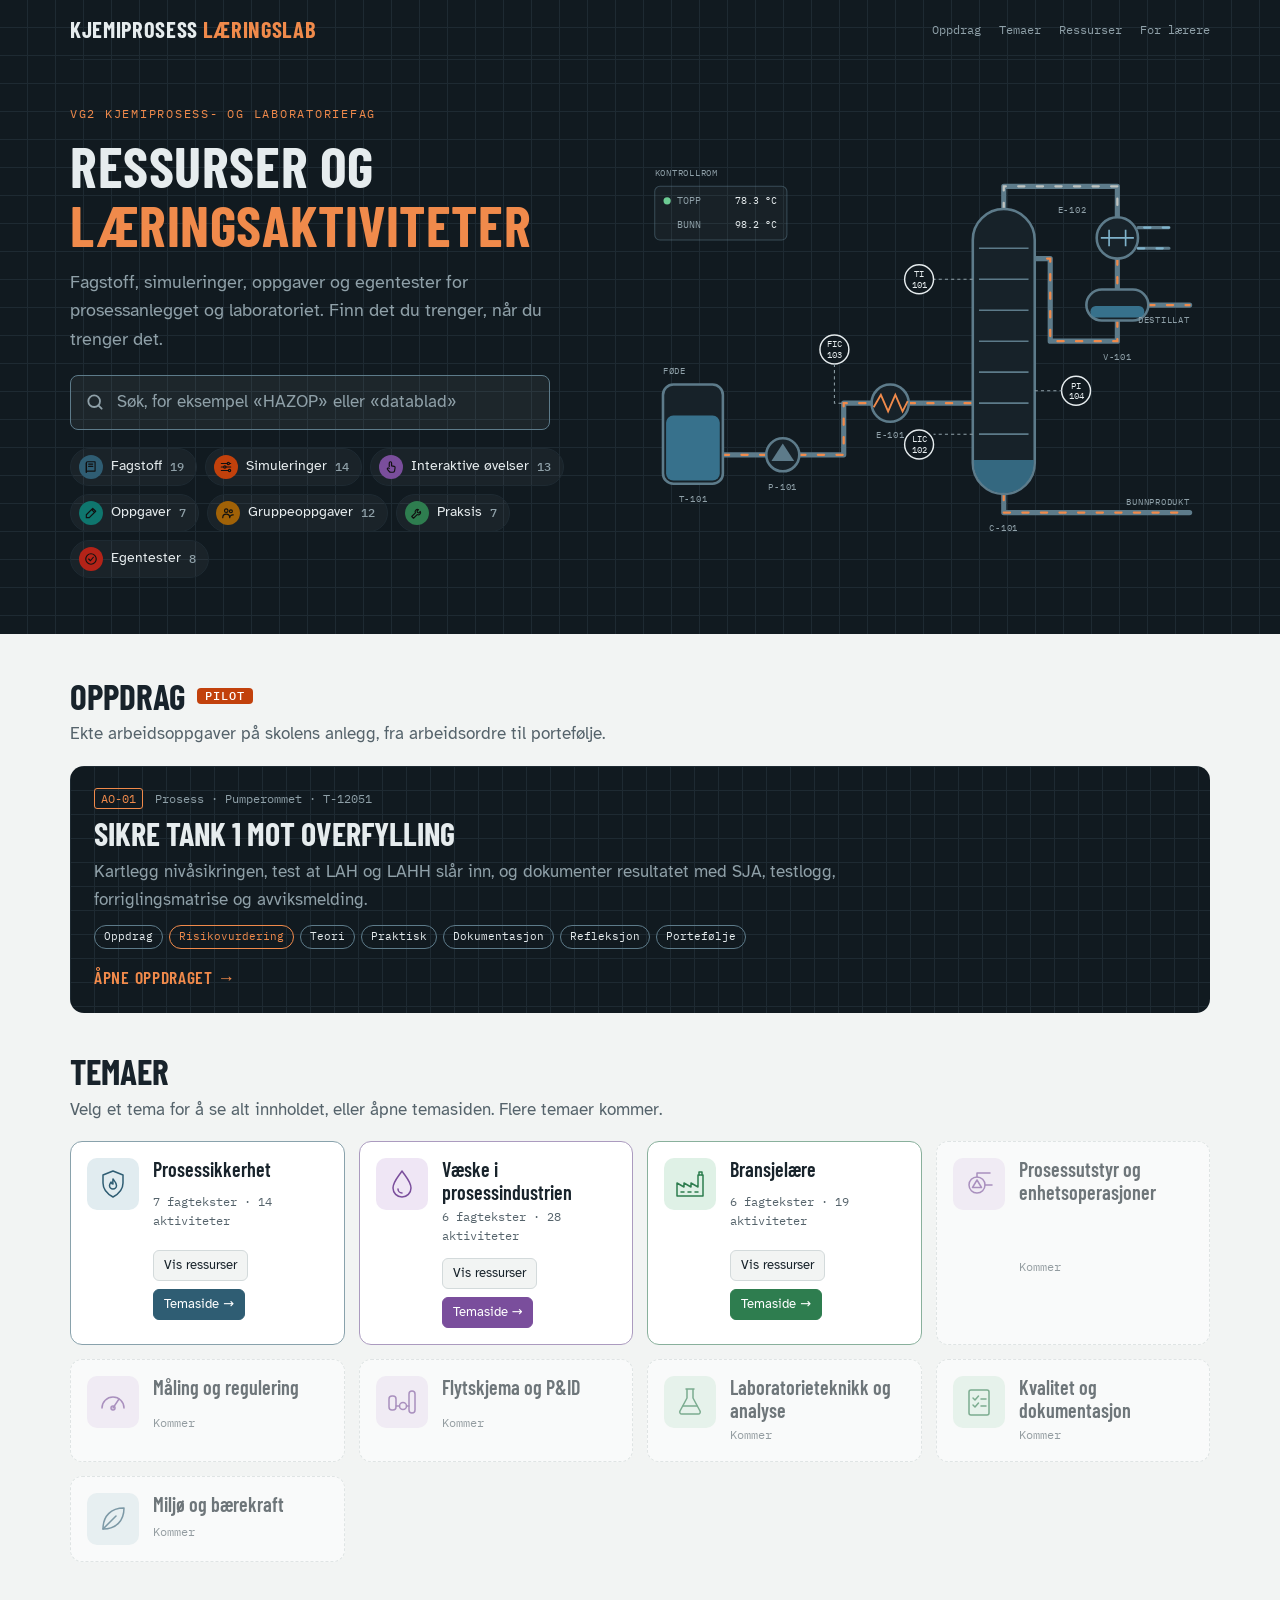
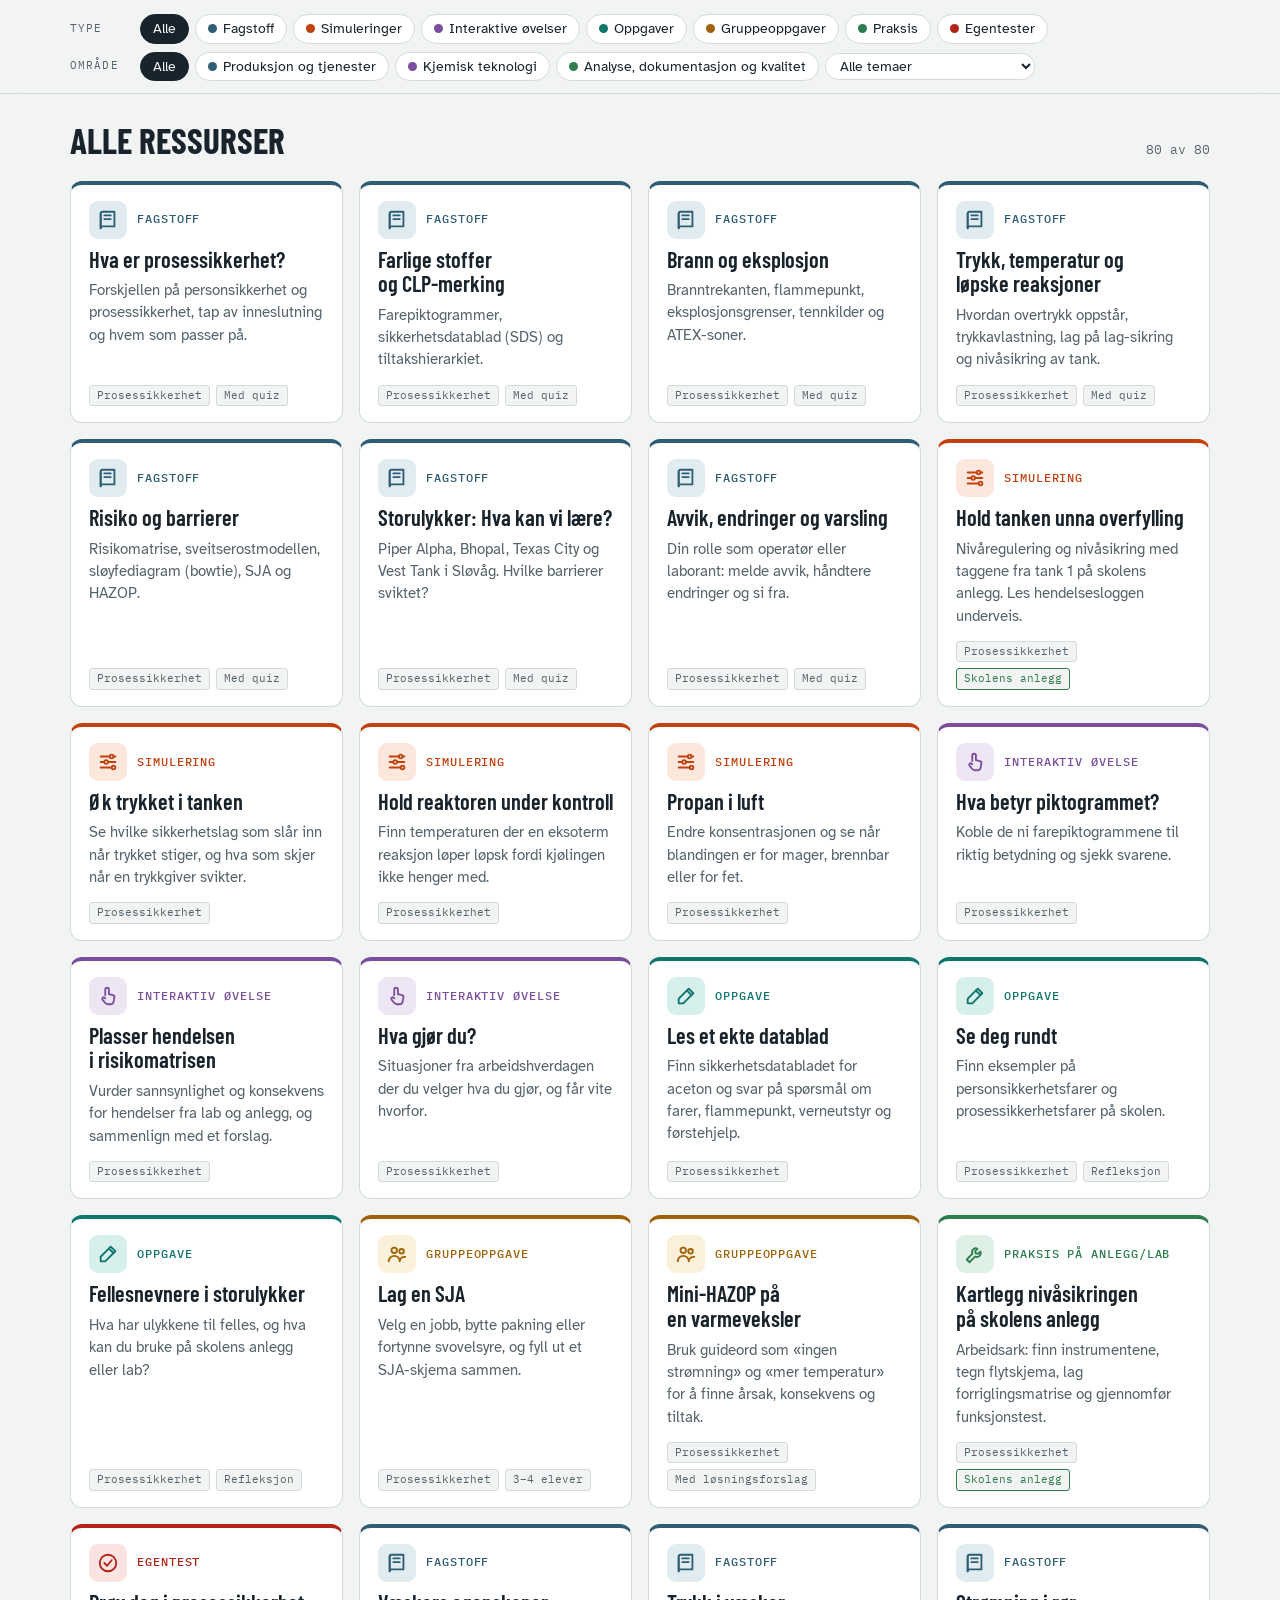
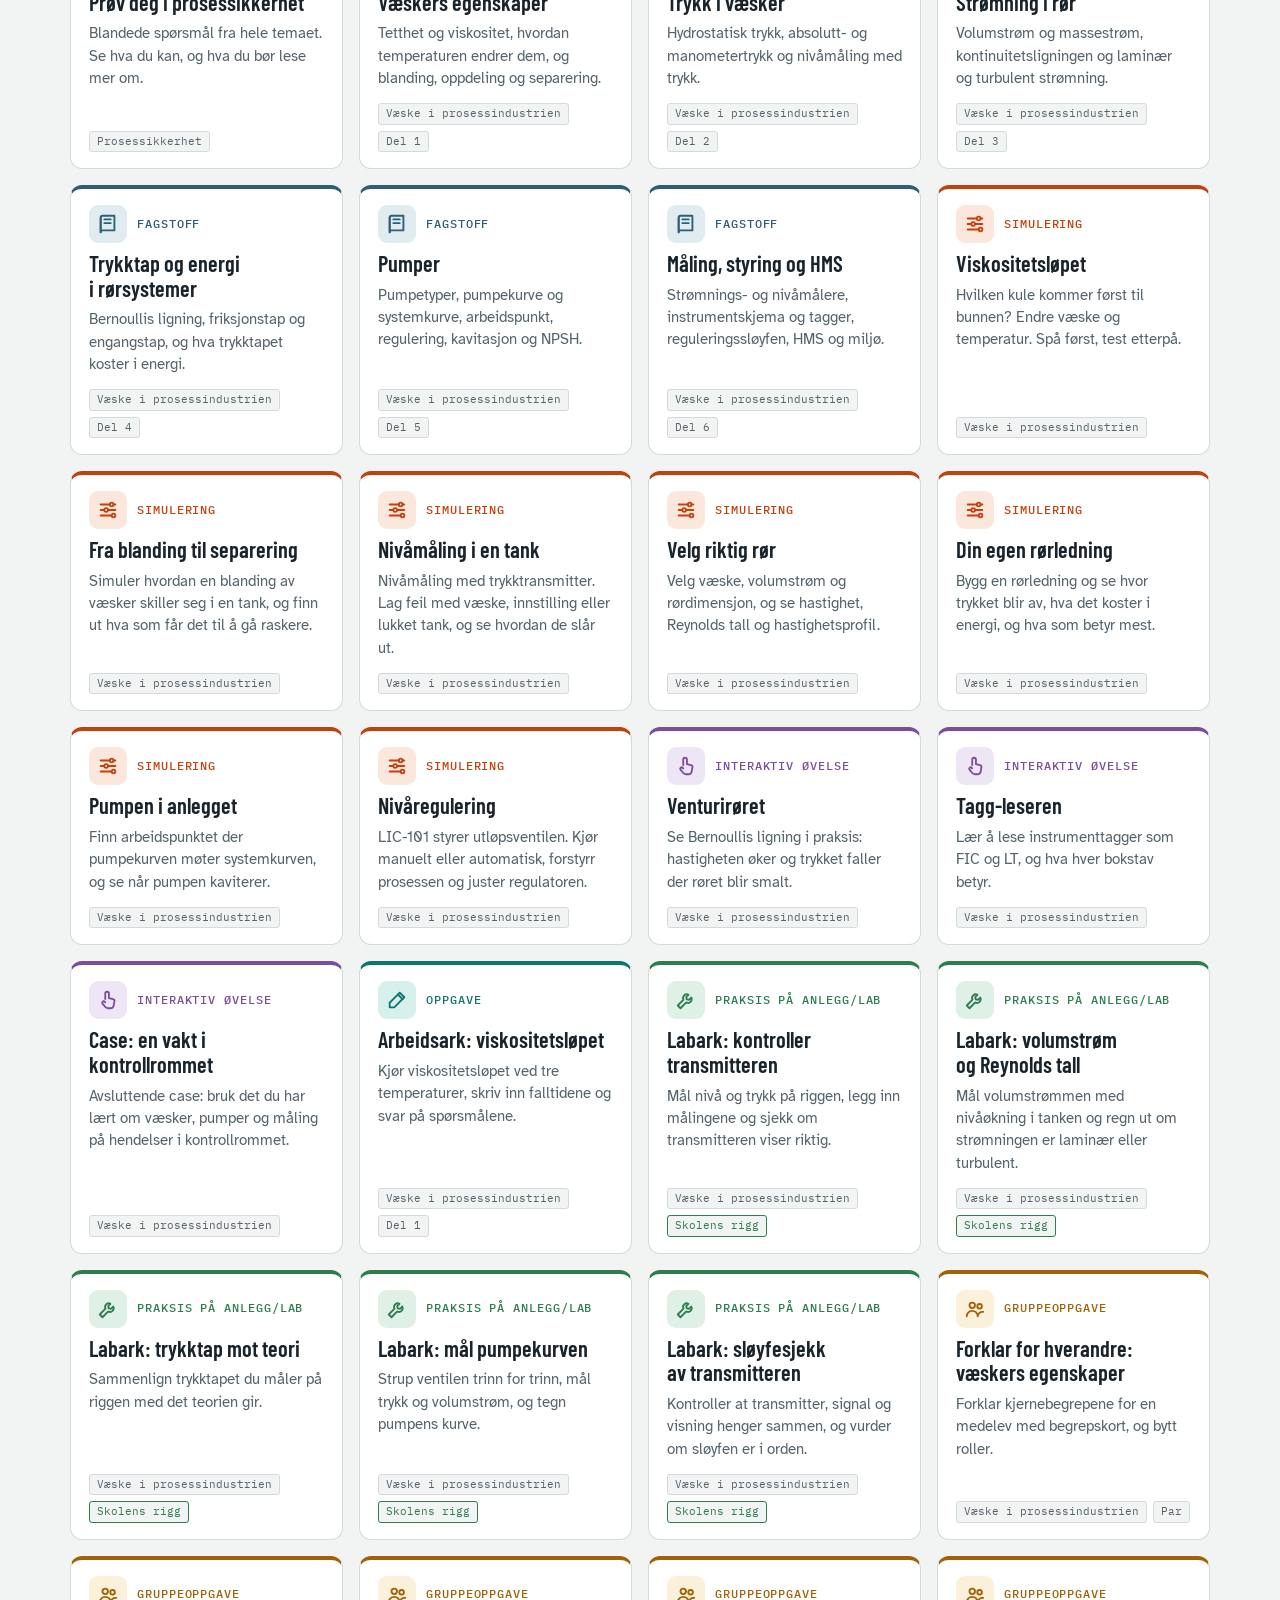
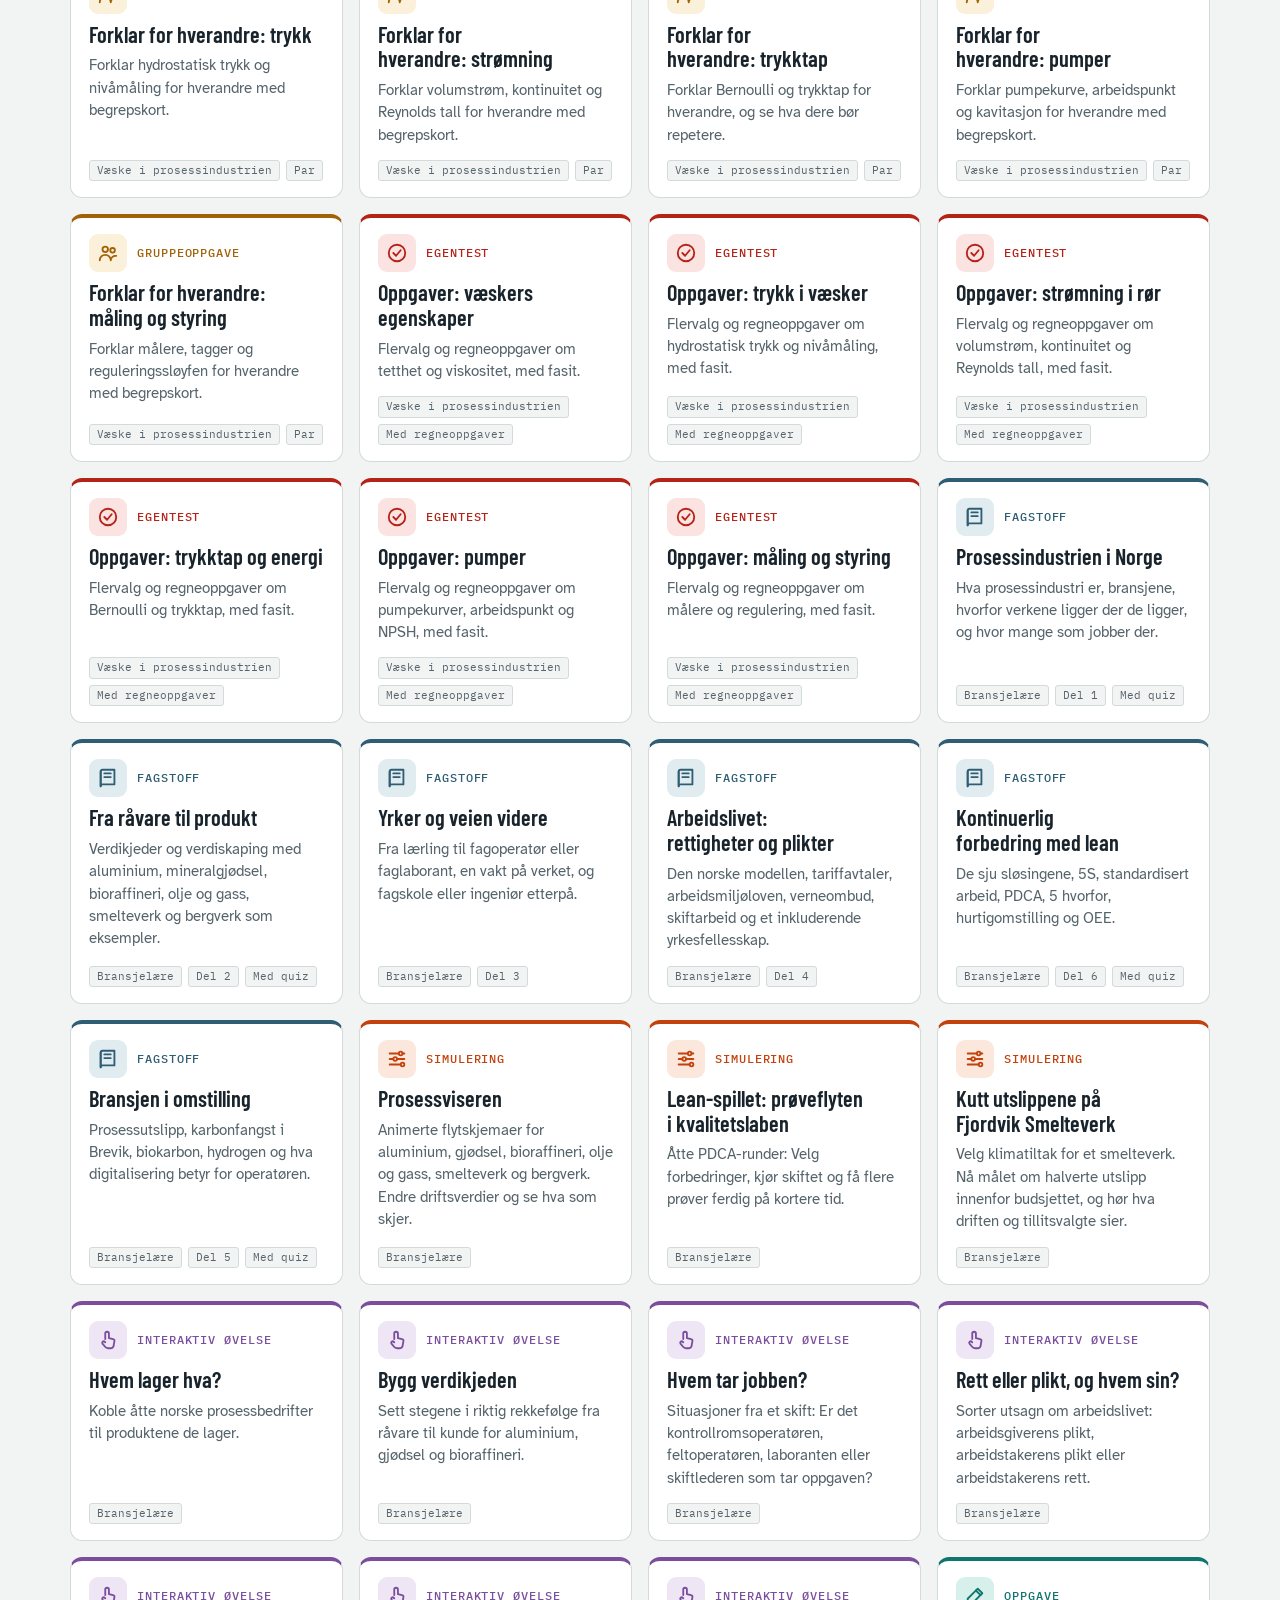
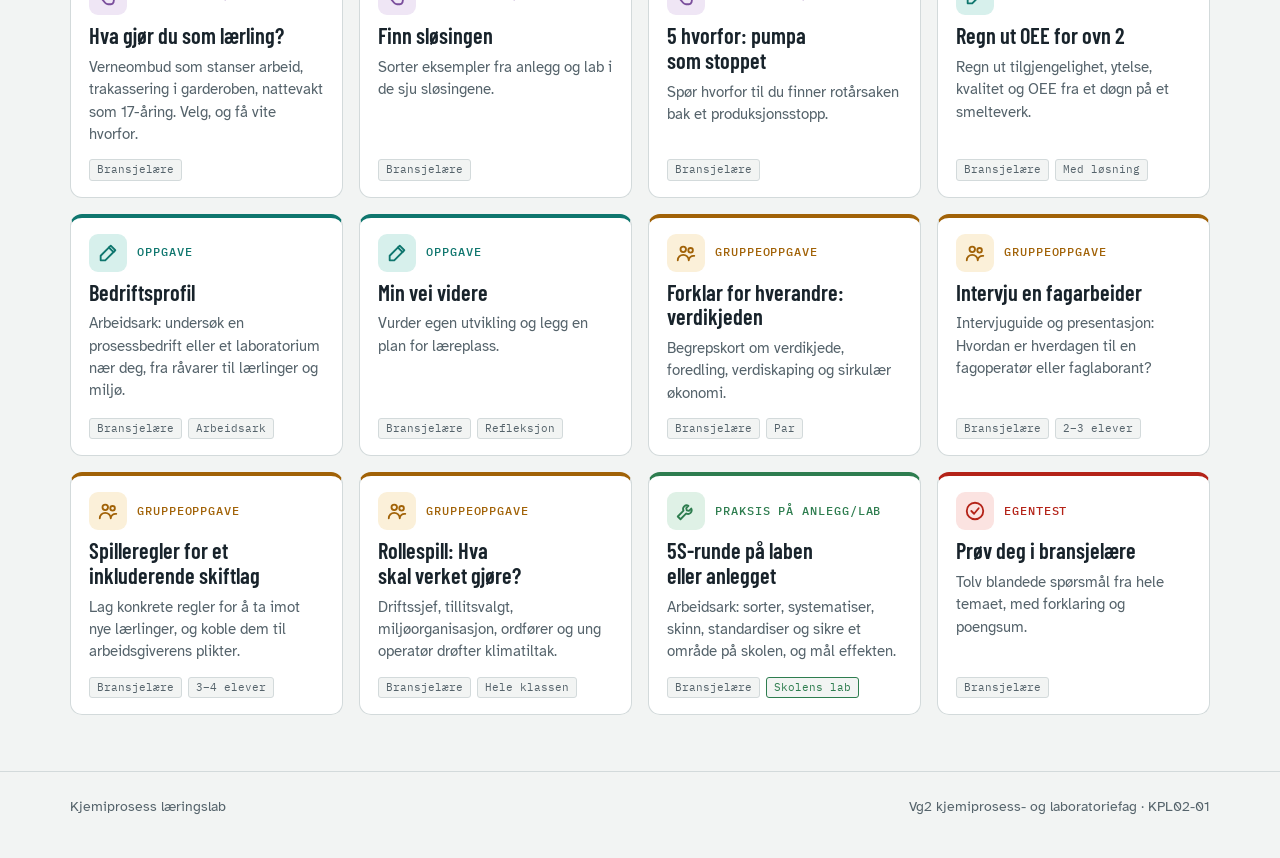
<file: index.html>
<!DOCTYPE html>
<html lang="nb">
<head>
<meta charset="utf-8">
<meta name="viewport" content="width=device-width, initial-scale=1">
<title>Kjemiprosess læringslab – ressurser og læringsaktiviteter</title>
<meta name="description" content="Fagstoff, simuleringer, oppgaver og egentester for Vg2 kjemiprosess- og laboratoriefag.">
<link rel="preconnect" href="https://fonts.googleapis.com">
<link rel="stylesheet" href="https://fonts.googleapis.com/css2?family=Barlow+Condensed:wght@500;600;700&family=Atkinson+Hyperlegible:wght@400;700&family=IBM+Plex+Mono:wght@400;500&display=swap">
<style>
:root{
  --bg:#F2F4F3; --panel:#FFFFFF; --ink:#18232B; --muted:#55636B; --line:#D3DADB;
  --accent:#C2410C; --steel:#2F5D73; --steel-soft:#E1ECF0; --ok:#2E7D4F; --ok-soft:#DFF1E6;
  --a1:#2F5D73; --a1s:#E1ECF0; --a2:#7A4E9C; --a2s:#EFE6F5; --a3:#2E7D4F; --a3s:#DFF1E6;
  /* typefarger */
  --t-fag:#2F5D73; --t-fags:#E1ECF0;
  --t-sim:#C2410C; --t-sims:#FBE7DC;
  --t-int:#7A4E9C; --t-ints:#EFE6F5;
  --t-opp:#0F766E; --t-opps:#D7F0EC;
  --t-grp:#A16207; --t-grps:#FBF0D9;
  --t-pra:#2E7D4F; --t-pras:#DFF1E6;
  --t-test:#B42318; --t-tests:#FBE3E1;
  --cr-bg:#111A20; --cr-grid:#1E2A32; --cr-ink:#E6ECEE; --cr-muted:#8FA0A8; --cr-pipe:#5D7B8A; --cr-flow:#F08A4B; --cr-ok:#6CCB93; --cr-liq:#3E7F9E;
  --f-display:"Barlow Condensed","Arial Narrow",Arial,sans-serif;
  --f-body:"Atkinson Hyperlegible",system-ui,-apple-system,"Segoe UI",sans-serif;
  --f-mono:"IBM Plex Mono",ui-monospace,Menlo,Consolas,monospace;
}
@media (prefers-color-scheme: dark){:root{
  --bg:#12181C; --panel:#1A2228; --ink:#E6ECEE; --muted:#9AA8AF; --line:#2C3840;
  --accent:#F08A4B; --steel:#7FB3CB; --steel-soft:#1C2F38; --ok:#6CCB93; --ok-soft:#173326;
  --a1:#7FB3CB; --a1s:#1C2F38; --a2:#C4A0E0; --a2s:#2B2236; --a3:#6CCB93; --a3s:#173326;
  --t-fag:#7FB3CB; --t-fags:#1C2F38; --t-sim:#F08A4B; --t-sims:#3A2418; --t-int:#C4A0E0; --t-ints:#2B2236;
  --t-opp:#5EC8BA; --t-opps:#123330; --t-grp:#E8B860; --t-grps:#3A2E15; --t-pra:#6CCB93; --t-pras:#173326;
  --t-test:#F2857B; --t-tests:#3D1E1B;
  --cr-bg:#0B1115; --cr-grid:#18232A; color-scheme:dark}}
*{box-sizing:border-box}
body{margin:0;background:var(--bg);color:var(--ink);font-family:var(--f-body);font-size:17px;line-height:1.6}
a{color:var(--steel)}
:focus-visible{outline:3px solid var(--accent);outline-offset:2px}
h1,h2,h3{font-family:var(--f-display);line-height:1.05;margin:0;text-wrap:balance}
.wrap{max-width:1180px;margin:0 auto;padding:0 20px}

/* ---------- Kontrollrom-hero ---------- */
.hero{background:var(--cr-bg);color:var(--cr-ink);position:relative;overflow:hidden;
  background-image:linear-gradient(var(--cr-grid) 1px,transparent 1px),linear-gradient(90deg,var(--cr-grid) 1px,transparent 1px);
  background-size:28px 28px;background-position:-1px -1px}
.topbar{display:flex;align-items:center;justify-content:space-between;height:60px;border-bottom:1px solid var(--cr-grid)}
.brand{font-family:var(--f-display);font-weight:700;font-size:1.4rem;letter-spacing:.03em;text-transform:uppercase}
.brand span{color:var(--cr-flow)}
.topnav{display:flex;gap:18px;font-family:var(--f-mono);font-size:.78rem}
.topnav a{color:var(--cr-muted);text-decoration:none}
.topnav a:hover{color:var(--cr-ink)}
.hero-in{display:grid;grid-template-columns:minmax(0,1fr) minmax(0,1.1fr);gap:36px;align-items:center;padding:44px 0 56px}
.eyebrow{font-family:var(--f-mono);font-size:.78rem;letter-spacing:.14em;text-transform:uppercase;color:var(--cr-flow)}
.hero h1{font-size:clamp(2.3rem,4.4vw,3.7rem);overflow-wrap:anywhere;font-weight:700;margin:12px 0 14px;text-transform:uppercase;letter-spacing:.01em}
.hero h1 em{font-style:normal;color:var(--cr-flow)}
.hero p{color:var(--cr-muted);font-size:1.1rem;max-width:46ch;margin:0 0 22px}
.search{position:relative;display:block;max-width:480px}
.search input{width:100%;font:inherit;font-size:1.05rem;padding:13px 16px 13px 46px;border-radius:8px;border:1.5px solid var(--cr-pipe);background:rgba(255,255,255,.05);color:var(--cr-ink)}
.search input::placeholder{color:var(--cr-muted)}
.search input:focus{outline:none;border-color:var(--cr-flow);background:rgba(255,255,255,.08)}
.search svg{position:absolute;left:15px;top:50%;transform:translateY(-50%);width:20px;height:20px;color:var(--cr-muted)}
.quick{display:flex;flex-wrap:wrap;gap:8px;margin-top:18px}
.quick button{font:inherit;font-size:.88rem;display:inline-flex;align-items:center;gap:8px;padding:6px 12px 6px 8px;border-radius:999px;cursor:pointer;
  background:rgba(255,255,255,.04);border:1px solid var(--cr-grid);color:var(--cr-ink);transition:border-color .15s,background .15s}
.quick button:hover{border-color:var(--qc);background:rgba(255,255,255,.08)}
.quick .qi{width:24px;height:24px;border-radius:50%;display:grid;place-items:center;background:var(--qc);color:#111}
.quick .qi svg{width:14px;height:14px}
.quick b{font-family:var(--f-mono);font-weight:500;color:var(--cr-muted);font-size:.78rem}

.plant{width:100%;height:auto;display:block}
.plant .pipe{fill:none;stroke:var(--cr-pipe);stroke-width:5;stroke-linecap:round;stroke-linejoin:round}
.plant .flow{fill:none;stroke:var(--cr-flow);stroke-width:2.2;stroke-dasharray:6 12;stroke-linecap:round;animation:flow 1.1s linear infinite}
.plant .flow.vap{stroke:#E8E2D8;opacity:.7;animation-duration:1.6s}
.plant .flow.cw{stroke:#7FB3CB;animation-duration:1.4s}
.plant .eq{fill:#172229;stroke:var(--cr-pipe);stroke-width:2.5}
.plant .tray{stroke:var(--cr-pipe);stroke-width:1.6}
.plant .liq{fill:var(--cr-liq);opacity:.85}
.plant .inst circle{fill:var(--cr-bg);stroke:var(--cr-ink);stroke-width:1.4}
.plant .inst text{font-family:var(--f-mono);font-size:8.5px;fill:var(--cr-ink);text-anchor:middle}
.plant .sig{fill:none;stroke:var(--cr-muted);stroke-width:1;stroke-dasharray:3 3}
.plant .lbl{font-family:var(--f-mono);font-size:9px;fill:var(--cr-muted);letter-spacing:.08em}
.plant .imp{animation:spin 1.2s linear infinite;transform-box:fill-box;transform-origin:center}
.plant .led{animation:blink 1.8s infinite}
.plant .bub{fill:#E8E2D8;opacity:0;animation:bub 2.6s ease-in infinite}
.plant .lvl{animation:lvl 7s ease-in-out infinite;transform-box:fill-box;transform-origin:bottom}
@keyframes flow{to{stroke-dashoffset:-18}}
@keyframes spin{to{transform:rotate(360deg)}}
@keyframes blink{0%,60%{opacity:1}75%{opacity:.25}100%{opacity:1}}
@keyframes bub{0%{opacity:0;transform:translateY(0)}20%{opacity:.8}100%{opacity:0;transform:translateY(-34px)}}
@keyframes lvl{0%,100%{transform:scaleY(1)}50%{transform:scaleY(.72)}}
@media (prefers-reduced-motion: reduce){*{animation:none!important;transition:none!important}}

/* ---------- Filterlinje ---------- */
.filters{position:sticky;top:0;z-index:10;background:color-mix(in srgb,var(--bg) 92%,transparent);backdrop-filter:blur(8px);border-bottom:1px solid var(--line)}
.filters .wrap{display:flex;flex-direction:column;gap:8px;padding-top:12px;padding-bottom:12px}
.frow{display:flex;align-items:center;gap:6px;flex-wrap:wrap}
.frow .fl{font-family:var(--f-mono);font-size:.7rem;letter-spacing:.1em;text-transform:uppercase;color:var(--muted);width:64px;flex:none}
.fchip{font:inherit;font-size:.85rem;border:1px solid var(--line);background:var(--panel);color:var(--ink);border-radius:999px;padding:3px 12px;cursor:pointer;display:inline-flex;align-items:center;gap:6px}
.fchip i{width:9px;height:9px;border-radius:50%;background:var(--c,var(--muted))}
.fchip[aria-pressed="true"]{background:var(--ink);color:var(--bg);border-color:var(--ink)}
.fchip[aria-pressed="true"] i{box-shadow:0 0 0 2px var(--bg)}
select.fsel{font:inherit;font-size:.85rem;border:1px solid var(--line);background:var(--panel);color:var(--ink);border-radius:999px;padding:3px 10px}

/* ---------- Ressurser ---------- */
section.res{padding:28px 0 56px}
.res-head{display:flex;align-items:baseline;justify-content:space-between;gap:12px;flex-wrap:wrap;margin-bottom:18px}
.res-head h2{font-size:2.2rem;font-weight:700;text-transform:uppercase}
.count{font-family:var(--f-mono);font-size:.82rem;color:var(--muted)}
.reset{font:inherit;font-family:var(--f-mono);font-size:.78rem;background:none;border:none;color:var(--accent);cursor:pointer;text-decoration:underline}
.reset[hidden]{display:none}
.grid{display:grid;grid-template-columns:repeat(auto-fill,minmax(270px,1fr));gap:16px}
.card{position:relative;background:var(--panel);border:1px solid var(--line);border-radius:12px;padding:16px 18px 16px;display:flex;flex-direction:column;gap:8px;
  border-top:4px solid var(--c);transition:transform .16s,box-shadow .16s}
.card:hover{transform:translateY(-3px);box-shadow:0 16px 30px -20px rgba(0,0,0,.5)}
.ctop{display:flex;align-items:center;gap:10px}
.cic{width:38px;height:38px;border-radius:9px;background:var(--cs);color:var(--c);display:grid;place-items:center;flex:none}
.cic svg{width:22px;height:22px}
.ctype{font-family:var(--f-mono);font-size:.72rem;letter-spacing:.08em;text-transform:uppercase;color:var(--c);font-weight:500}
.card h3{font-size:1.4rem;font-weight:600;line-height:1.1}
.card h3 a{color:inherit;text-decoration:none}
.card h3 a::after{content:"";position:absolute;inset:0;border-radius:12px}
.card p{margin:0;color:var(--muted);font-size:.93rem;line-height:1.5}
.meta{margin-top:auto;padding-top:6px;display:flex;gap:6px;flex-wrap:wrap}
.tag{font-family:var(--f-mono);font-size:.68rem;border-radius:3px;padding:1px 7px;background:var(--bg);color:var(--muted);border:1px solid var(--line)}
.tag.hl{border-color:var(--t-pra);color:var(--t-pra)}
.empty{grid-column:1/-1;padding:40px;text-align:center;color:var(--muted);border:1px dashed var(--line);border-radius:12px}


/* ---------- Oppdrag ---------- */
section.oppdrag{padding:44px 0 32px}
section.oppdrag h2{font-size:2.2rem;font-weight:700;text-transform:uppercase;margin-bottom:6px;display:flex;align-items:center;gap:12px}
.pilot{font-family:var(--f-mono);font-size:.75rem;font-weight:500;letter-spacing:.08em;background:var(--accent);color:#fff;border-radius:4px;padding:2px 8px}
section.oppdrag .sub{color:var(--muted);margin:0 0 18px}
.ocard{display:grid;gap:8px;background:var(--cr-bg);color:var(--cr-ink);border-radius:14px;padding:22px 24px;text-decoration:none;position:relative;overflow:hidden;
  background-image:linear-gradient(var(--cr-grid) 1px,transparent 1px),linear-gradient(90deg,var(--cr-grid) 1px,transparent 1px);background-size:24px 24px;transition:transform .16s,box-shadow .16s}
.ocard:hover{transform:translateY(-3px);box-shadow:0 18px 34px -20px rgba(0,0,0,.6)}
.otop{display:flex;gap:12px;align-items:center;font-family:var(--f-mono);font-size:.75rem;color:var(--cr-muted);flex-wrap:wrap}
.ono{border:1.5px solid var(--cr-flow);color:var(--cr-flow);border-radius:3px;padding:0 6px}
.ocard b{font-family:var(--f-display);font-size:2rem;font-weight:700;text-transform:uppercase;line-height:1.05}
.odesc{color:var(--cr-muted);max-width:70ch}
.ofaser{display:flex;flex-wrap:wrap;gap:6px;margin-top:4px}
.ofaser i{font-style:normal;font-family:var(--f-mono);font-size:.7rem;border:1px solid var(--cr-pipe);border-radius:999px;padding:2px 9px;color:var(--cr-ink)}
.ofaser i.r{border-color:var(--cr-flow);color:var(--cr-flow)}
.ogo{font-family:var(--f-display);font-weight:600;font-size:1.1rem;letter-spacing:.04em;text-transform:uppercase;color:var(--cr-flow);margin-top:6px}

/* ---------- Temaer ---------- */
section.temaer{padding:8px 0 40px}
section.temaer h2{font-size:2.2rem;font-weight:700;text-transform:uppercase;margin-bottom:6px}
section.temaer .sub{color:var(--muted);margin:0 0 18px}
.tgrid{display:grid;grid-template-columns:repeat(auto-fill,minmax(250px,1fr));gap:14px}
.tcard{font:inherit;text-align:left;color:inherit;background:var(--panel);border:1px solid var(--line);border-radius:12px;padding:16px;display:grid;grid-template-columns:52px 1fr;gap:4px 14px;align-items:start}
.tcard.live{border-color:color-mix(in srgb,var(--c) 45%,var(--line))}
.tact{grid-column:2;display:flex;gap:8px;margin-top:8px;flex-wrap:wrap}
.tact button,.tact a{font:inherit;font-size:.82rem;border-radius:6px;padding:4px 10px;cursor:pointer;text-decoration:none;border:1px solid var(--line);background:var(--bg);color:var(--ink)}
.tact a{background:var(--c);border-color:var(--c);color:var(--panel)}
.tact button:hover{border-color:var(--c)}
.tcard .ti{grid-row:span 2;width:52px;height:52px;border-radius:10px;background:var(--cs);color:var(--c);display:grid;place-items:center}
.tcard .ti svg{width:32px;height:32px}
.tcard b{font-family:var(--f-display);font-size:1.25rem;font-weight:600;line-height:1.15}
.tcard span{font-family:var(--f-mono);font-size:.74rem;color:var(--muted)}
.tcard.soon{opacity:.6;border-style:dashed}

footer{border-top:1px solid var(--line);padding:24px 0 40px;color:var(--muted);font-size:.88rem}
footer .wrap{display:flex;justify-content:space-between;gap:12px;flex-wrap:wrap}

@media (max-width:900px){.hero-in{grid-template-columns:1fr;padding-top:28px}.plant{max-width:540px;margin:0 auto}}
@media (max-width:600px){.topnav{display:none}.brand{font-size:1.15rem}.frow .fl{width:100%}.filters{position:static}}
</style>
</head>
<body>

<header class="hero">
  <div class="wrap">
    <div class="topbar">
      <div class="brand">Kjemiprosess <span>læringslab</span></div>
      <nav class="topnav"><a href="#oppdrag">Oppdrag</a><a href="#temaer">Temaer</a><a href="#ressurser">Ressurser</a><a href="prosessikkerhet/#start">For lærere</a></nav>
    </div>
    <div class="hero-in">
      <div>
        <div class="eyebrow">Vg2 kjemiprosess- og laboratoriefag</div>
        <h1>Ressurser og <em>læringsaktiviteter</em></h1>
        <p>Fagstoff, simuleringer, oppgaver og egentester for prosessanlegget og laboratoriet. Finn det du trenger, når du trenger det.</p>
        <label class="search">
          <svg viewBox="0 0 24 24" fill="none" stroke="currentColor" stroke-width="2.2" stroke-linecap="round"><circle cx="11" cy="11" r="7"/><path d="m20 20-4-4"/></svg>
          <input id="q" type="search" placeholder="Søk, for eksempel «HAZOP» eller «datablad»" aria-label="Søk i ressurser og aktiviteter">
        </label>
        <div class="quick" id="quick" aria-label="Hurtigvalg etter type"></div>
      </div>
      <!-- Animert, forenklet destillasjonsanlegg (P&ID-stil) -->
      <svg class="plant" viewBox="0 0 560 380" role="img" aria-label="Animert tegning av et prosessanlegg: tank, pumpe, varmeveksler og destillasjonskolonne med instrumenter">
        <path class="pipe" d="M88 300 H130 M162 300 H205 V250 H232 M268 250 H330"/>
        <path class="flow" d="M88 300 H130 M162 300 H205 V250 H232 M268 250 H330"/>
        <path class="pipe" d="M360 62 V40 H470 V70"/>
        <path class="flow vap" d="M360 62 V40 H470 V70"/>
        <path class="pipe" d="M470 110 V140 M470 170 V190 H405 V110 H390 M500 155 H540"/>
        <path class="flow" d="M470 110 V140 M470 170 V190 H405 V110 H390 M500 155 H540"/>
        <path class="pipe" d="M360 338 V356 H540"/>
        <path class="flow" d="M360 338 V356 H540"/>
        <path class="pipe" style="stroke-width:3" d="M520 80 H490 M490 100 H520"/>
        <path class="flow cw" d="M520 80 H490 M490 100 H520"/>

        <rect class="eq" x="30" y="232" width="58" height="96" rx="10"/>
        <g class="lvl"><rect class="liq" x="33" y="262" width="52" height="63" rx="7"/></g>
        <text class="lbl" x="59" y="346" text-anchor="middle">T-101</text>

        <circle class="eq" cx="146" cy="300" r="16"/>
        <g class="imp"><path d="M146 289 L157 306 H135 Z" fill="var(--cr-pipe)"/></g>
        <text class="lbl" x="146" y="334" text-anchor="middle">P-101</text>

        <circle class="eq" cx="250" cy="250" r="18"/>
        <path d="M234 254 L241 242 L248 258 L255 242 L262 258 L267 248" fill="none" stroke="var(--cr-flow)" stroke-width="1.8"/>
        <text class="lbl" x="250" y="284" text-anchor="middle">E-101</text>

        <rect class="eq" x="330" y="62" width="60" height="276" rx="30"/>
        <g class="tray">
          <line x1="336" y1="100" x2="384" y2="100"/><line x1="336" y1="130" x2="384" y2="130"/>
          <line x1="336" y1="160" x2="384" y2="160"/><line x1="336" y1="190" x2="384" y2="190"/>
          <line x1="336" y1="220" x2="384" y2="220"/><line x1="336" y1="250" x2="384" y2="250"/>
          <line x1="336" y1="280" x2="384" y2="280"/>
        </g>
        <path class="liq" d="M331 305 H389 V308 A29 29 0 0 1 331 308 Z" style="opacity:.75"/>
        <circle class="bub" cx="348" cy="300" r="2.4"/>
        <circle class="bub" cx="362" cy="300" r="2" style="animation-delay:.8s"/>
        <circle class="bub" cx="374" cy="300" r="2.6" style="animation-delay:1.6s"/>
        <text class="lbl" x="360" y="374" text-anchor="middle">C-101</text>

        <circle class="eq" cx="470" cy="90" r="20"/>
        <path d="M454 90 H486 M462 82 V98 M478 82 V98" stroke="#7FB3CB" stroke-width="1.6"/>
        <text class="lbl" x="440" y="66" text-anchor="end">E-102</text>

        <rect class="eq" x="440" y="140" width="60" height="30" rx="15"/>
        <rect class="liq" x="444" y="156" width="52" height="11" rx="5"/>
        <text class="lbl" x="470" y="208" text-anchor="middle">V-101</text>

        <path class="sig" d="M330 130 H292 M330 280 H292"/>
        <g class="inst"><circle cx="278" cy="130" r="14"/><text x="278" y="128">TI</text><text x="278" y="138">101</text></g>
        <g class="inst"><circle cx="278" cy="290" r="14"/><text x="278" y="288">LIC</text><text x="278" y="298">102</text></g>
        <g class="inst"><circle cx="196" cy="198" r="14"/><text x="196" y="196">FIC</text><text x="196" y="206">103</text></g>
        <path class="sig" d="M196 212 V250 H205"/>
        <g class="inst"><circle cx="430" cy="238" r="14"/><text x="430" y="236">PI</text><text x="430" y="246">104</text></g>
        <path class="sig" d="M390 238 H416"/>

        <g font-family="IBM Plex Mono, monospace" font-size="10">
          <rect x="22" y="40" width="128" height="52" rx="5" fill="rgba(255,255,255,.03)" stroke="var(--cr-pipe)" stroke-opacity=".5"/>
          <circle class="led" cx="34" cy="54" r="3.5" fill="var(--cr-ok)"/>
          <text x="44" y="57" fill="var(--cr-muted)">TOPP</text>
          <text x="140" y="57" fill="var(--cr-ink)" text-anchor="end"><tspan id="tTop">78.4</tspan> °C</text>
          <text x="44" y="80" fill="var(--cr-muted)">BUNN</text>
          <text x="140" y="80" fill="var(--cr-ink)" text-anchor="end"><tspan id="tBot">98.1</tspan> °C</text>
        </g>
        <text class="lbl" x="22" y="30">KONTROLLROM</text>
        <text class="lbl" x="540" y="172" text-anchor="end">DESTILLAT</text>
        <text class="lbl" x="540" y="349" text-anchor="end">BUNNPRODUKT</text>
        <text class="lbl" x="30" y="222">FØDE</text>
      </svg>
    </div>
  </div>
</header>

<main>
  <section class="oppdrag" id="oppdrag"><div class="wrap">
    <h2>Oppdrag <span class="pilot">Pilot</span></h2>
    <p class="sub">Ekte arbeidsoppgaver på skolens anlegg, fra arbeidsordre til portefølje.</p>
    <a class="ocard" href="oppdrag/tank1-overfylling/">
      <span class="otop"><span class="ono">AO-01</span><span>Prosess · Pumperommet · T-12051</span></span>
      <b>Sikre tank 1 mot overfylling</b>
      <span class="odesc">Kartlegg nivåsikringen, test at LAH og LAHH slår inn, og dokumenter resultatet med SJA, testlogg, forriglingsmatrise og avviksmelding.</span>
      <span class="ofaser"><i>Oppdrag</i><i class="r">Risikovurdering</i><i>Teori</i><i>Praktisk</i><i>Dokumentasjon</i><i>Refleksjon</i><i>Portefølje</i></span>
      <span class="ogo">Åpne oppdraget →</span>
    </a>
  </div></section>

  <section class="temaer" id="temaer"><div class="wrap">
    <h2>Temaer</h2>
    <p class="sub">Velg et tema for å se alt innholdet, eller åpne temasiden. Flere temaer kommer.</p>
    <div class="tgrid" id="tgrid"></div>
  </div></section>

  <div class="filters" id="ressurser">
    <div class="wrap">
      <div class="frow" id="fType"><span class="fl">Type</span></div>
      <div class="frow" id="fArea"><span class="fl">Område</span></div>
    </div>
  </div>

  <section class="res"><div class="wrap">
    <div class="res-head">
      <h2 id="resTitle">Alle ressurser</h2>
      <div><span class="count" id="count"></span> <button class="reset" id="reset" hidden>Nullstill filter</button></div>
    </div>
    <div class="grid" id="grid"></div>
  </div></section>

</main>

<footer><div class="wrap"><span>Kjemiprosess læringslab</span><span>Vg2 kjemiprosess- og laboratoriefag · KPL02-01</span></div></footer>

<script>
const S=p=>`<svg viewBox="0 0 24 24" fill="none" stroke="currentColor" stroke-width="2" stroke-linecap="round" stroke-linejoin="round" aria-hidden="true">${p}</svg>`;
const TYPES={
  fag:{n:"Fagstoff",pl:"Fagstoff",i:S('<path d="M4 5a2 2 0 0 1 2-2h13v16H6a2 2 0 0 0-2 2z"/><path d="M4 21V5M8 7h7M8 11h7"/>')},
  sim:{n:"Simulering",pl:"Simuleringer",i:S('<path d="M4 6h10M18 6h2M4 12h4M12 12h8M4 18h12"/><circle cx="16" cy="6" r="2"/><circle cx="10" cy="12" r="2"/><circle cx="18" cy="18" r="2"/>')},
  int:{n:"Interaktiv øvelse",pl:"Interaktive øvelser",i:S('<path d="M9 11V5a2 2 0 0 1 4 0v5l4.5 1a2 2 0 0 1 1.5 2.3L18 19a3 3 0 0 1-3 2h-3a4 4 0 0 1-3.2-1.6L6 16a1.6 1.6 0 0 1 2.4-2.1L9 14.5"/>')},
  opp:{n:"Oppgave",pl:"Oppgaver",i:S('<path d="M15 4l5 5L9 20H4v-5z"/><path d="M13 6l5 5"/>')},
  grp:{n:"Gruppeoppgave",pl:"Gruppeoppgaver",i:S('<circle cx="9" cy="8" r="3"/><circle cx="17" cy="9" r="2.5"/><path d="M3 20a6 6 0 0 1 12 0M15 20a5 5 0 0 1 6-4.8"/>')},
  pra:{n:"Praksis på anlegg/lab",pl:"Praksis",i:S('<path d="M14.7 6.3a4 4 0 0 0-5.4 5.4L3 18l3 3 6.3-6.3a4 4 0 0 0 5.4-5.4l-2.5 2.5-2.4-.6-.6-2.4z"/>')},
  test:{n:"Egentest",pl:"Egentester",i:S('<circle cx="12" cy="12" r="9"/><path d="m8 12 3 3 5-6"/>')}
};
for(const k in TYPES){TYPES[k].c=`var(--t-${k})`;TYPES[k].s=`var(--t-${k}s)`;}
const AREAS={prod:{n:"Produksjon og tjenester",c:"var(--a1)"},tek:{n:"Kjemisk teknologi",c:"var(--a2)"},ana:{n:"Analyse, dokumentasjon og kvalitet",c:"var(--a3)"}};
const I=p=>`<svg viewBox="0 0 64 64" fill="none" stroke="currentColor" stroke-width="3" stroke-linecap="round" stroke-linejoin="round" aria-hidden="true">${p}</svg>`;
/* Temaer. live:true = har innhold. */
const TEMAER={
  ps:{n:"Prosessikkerhet",live:true,u:"prosessikkerhet/",c:"var(--a1)",cs:"var(--a1s)",i:I('<path d="M32 6 52 14v16c0 13-9 22-20 28C21 52 12 43 12 30V14z"/><path d="M32 22c4 5 7 8 7 13a7 7 0 0 1-14 0c0-3 2-5 3-7 1 3 2 4 4 4-1-4 0-7 0-10z"/>')},
  vaeske:{n:"Væske i prosessindustrien",live:true,u:"vaeske/",c:"var(--a2)",cs:"var(--a2s)",i:I('<path d="M32 6C24 18 14 28 14 40a18 18 0 0 0 36 0C50 28 40 18 32 6z"/><path d="M24 42a8 8 0 0 0 8 8"/>')},
  bransje:{n:"Bransjelære",live:true,u:"bransjelaere/",c:"var(--a3)",cs:"var(--a3s)",i:I('<path d="M6 56V30l14 8V30l14 8V30l14 8V14h10v42z"/><path d="M14 48h6M28 48h6M42 48h6"/><path d="M50 14V8h6v6"/>')},
  utstyr:{n:"Prosessutstyr og enhetsoperasjoner",c:"var(--a2)",cs:"var(--a2s)",i:I('<circle cx="28" cy="34" r="16"/><path d="M28 18v-8h26M44 34h14"/><path d="M28 24l9 15H19z"/>')},
  reg:{n:"Måling og regulering",c:"var(--a2)",cs:"var(--a2s)",i:I('<path d="M10 44a22 22 0 1 1 44 0"/><path d="M32 44 44 26"/><circle cx="32" cy="44" r="4"/>')},
  pid:{n:"Flytskjema og P&ID",c:"var(--a2)",cs:"var(--a2s)",i:I('<rect x="6" y="20" width="14" height="28" rx="6"/><circle cx="34" cy="40" r="7"/><rect x="46" y="10" width="12" height="44" rx="6"/><path d="M20 40h7M41 40h5"/>')},
  lab:{n:"Laboratorieteknikk og analyse",c:"var(--a3)",cs:"var(--a3s)",i:I('<path d="M24 6h16M26 6v18L12 50a4 4 0 0 0 4 6h32a4 4 0 0 0 4-6L38 24V6"/><path d="M18 40h28"/>')},
  kval:{n:"Kvalitet og dokumentasjon",c:"var(--a3)",cs:"var(--a3s)",i:I('<rect x="12" y="8" width="40" height="50" rx="4"/><path d="M20 24l4 4 7-8M20 38l4 4 7-8M36 26h10M36 40h10"/>')},
  miljo:{n:"Miljø og bærekraft",c:"var(--a1)",cs:"var(--a1s)",i:I('<path d="M12 52C12 26 28 10 54 10c0 26-16 42-42 42z"/><path d="M12 52 38 26"/>')}
};
/* Ressurser og aktiviteter. Nye legges til her. */
const P="prosessikkerhet/#", V="vaeske/", B="bransjelaere/#";
const RES=[
  {t:"Hva er prosessikkerhet?",ty:"fag",tema:"ps",ar:["prod"],u:P+"m1",d:"Forskjellen på personsikkerhet og prosessikkerhet, tap av inneslutning og hvem som passer på.",x:["Med quiz"]},
  {t:"Farlige stoffer og CLP-merking",ty:"fag",tema:"ps",ar:["prod","ana"],u:P+"m2",d:"Farepiktogrammer, sikkerhetsdatablad (SDS) og tiltakshierarkiet.",x:["Med quiz"]},
  {t:"Brann og eksplosjon",ty:"fag",tema:"ps",ar:["prod","tek"],u:P+"m3",d:"Branntrekanten, flammepunkt, eksplosjonsgrenser, tennkilder og ATEX-soner.",x:["Med quiz"]},
  {t:"Trykk, temperatur og løpske reaksjoner",ty:"fag",tema:"ps",ar:["tek"],u:P+"m4",d:"Hvordan overtrykk oppstår, trykkavlastning, lag på lag-sikring og nivåsikring av tank.",x:["Med quiz"]},
  {t:"Risiko og barrierer",ty:"fag",tema:"ps",ar:["prod","tek"],u:P+"m5",d:"Risikomatrise, sveitserostmodellen, sløyfediagram (bowtie), SJA og HAZOP.",x:["Med quiz"]},
  {t:"Storulykker: Hva kan vi lære?",ty:"fag",tema:"ps",ar:["prod"],u:P+"m6",d:"Piper Alpha, Bhopal, Texas City og Vest Tank i Sløvåg. Hvilke barrierer sviktet?",x:["Med quiz"]},
  {t:"Avvik, endringer og varsling",ty:"fag",tema:"ps",ar:["prod","ana"],u:P+"m7",d:"Din rolle som operatør eller laborant: melde avvik, håndtere endringer og si fra.",x:["Med quiz"]},

  {t:"Hold tanken unna overfylling",ty:"sim",tema:"ps",ar:["tek"],u:P+"m4/overfylling",d:"Nivåregulering og nivåsikring med taggene fra tank 1 på skolens anlegg. Les hendelsesloggen underveis.",x:["Skolens anlegg"]},
  {t:"Øk trykket i tanken",ty:"sim",tema:"ps",ar:["tek"],u:P+"m4/trykktank",d:"Se hvilke sikkerhetslag som slår inn når trykket stiger, og hva som skjer når en trykkgiver svikter."},
  {t:"Hold reaktoren under kontroll",ty:"sim",tema:"ps",ar:["tek"],u:P+"m4/reaktor",d:"Finn temperaturen der en eksoterm reaksjon løper løpsk fordi kjølingen ikke henger med."},
  {t:"Propan i luft",ty:"sim",tema:"ps",ar:["prod","tek"],u:P+"m3/propan",d:"Endre konsentrasjonen og se når blandingen er for mager, brennbar eller for fet."},

  {t:"Hva betyr piktogrammet?",ty:"int",tema:"ps",ar:["prod","ana"],u:P+"m2/piktogrammer",d:"Koble de ni farepiktogrammene til riktig betydning og sjekk svarene."},
  {t:"Plasser hendelsen i risikomatrisen",ty:"int",tema:"ps",ar:["prod"],u:P+"m5/risikomatrise",d:"Vurder sannsynlighet og konsekvens for hendelser fra lab og anlegg, og sammenlign med et forslag."},
  {t:"Hva gjør du?",ty:"int",tema:"ps",ar:["prod"],u:P+"m7/scenario",d:"Situasjoner fra arbeidshverdagen der du velger hva du gjør, og får vite hvorfor."},

  {t:"Les et ekte datablad",ty:"opp",tema:"ps",ar:["ana","prod"],u:P+"m2/datablad",d:"Finn sikkerhetsdatabladet for aceton og svar på spørsmål om farer, flammepunkt, verneutstyr og førstehjelp."},
  {t:"Se deg rundt",ty:"opp",tema:"ps",ar:["prod"],u:P+"m1/se-deg-rundt",d:"Finn eksempler på personsikkerhetsfarer og prosessikkerhetsfarer på skolen.",x:["Refleksjon"]},
  {t:"Fellesnevnere i storulykker",ty:"opp",tema:"ps",ar:["prod"],u:P+"m6/fellesnevnere",d:"Hva har ulykkene til felles, og hva kan du bruke på skolens anlegg eller lab?",x:["Refleksjon"]},

  {t:"Lag en SJA",ty:"grp",tema:"ps",ar:["prod","ana"],u:P+"m5/sja",d:"Velg en jobb, bytte pakning eller fortynne svovelsyre, og fyll ut et SJA-skjema sammen.",x:["3–4 elever"]},
  {t:"Mini-HAZOP på en varmeveksler",ty:"grp",tema:"ps",ar:["tek"],u:P+"m5/hazop",d:"Bruk guideord som «ingen strømning» og «mer temperatur» for å finne årsak, konsekvens og tiltak.",x:["Med løsningsforslag"]},

  {t:"Kartlegg nivåsikringen på skolens anlegg",ty:"pra",tema:"ps",ar:["tek","ana"],u:P+"m4/nivasikring",d:"Arbeidsark: finn instrumentene, tegn flytskjema, lag forriglingsmatrise og gjennomfør funksjonstest.",x:["Skolens anlegg"]},

  {t:"Prøv deg i prosessikkerhet",ty:"test",tema:"ps",ar:["prod","tek"],u:P+"prove",d:"Blandede spørsmål fra hele temaet. Se hva du kan, og hva du bør lese mer om."},

  /* ---- Væske i prosessindustrien ---- */
  {t:"Væskers egenskaper",ty:"fag",tema:"vaeske",ar:["tek"],u:V+"uke1.html",d:"Tetthet og viskositet, hvordan temperaturen endrer dem, og blanding, oppdeling og separering.",x:["Del 1"]},
  {t:"Trykk i væsker",ty:"fag",tema:"vaeske",ar:["tek"],u:V+"uke2.html",d:"Hydrostatisk trykk, absolutt- og manometertrykk og nivåmåling med trykk.",x:["Del 2"]},
  {t:"Strømning i rør",ty:"fag",tema:"vaeske",ar:["tek"],u:V+"uke3.html",d:"Volumstrøm og massestrøm, kontinuitetsligningen og laminær og turbulent strømning.",x:["Del 3"]},
  {t:"Trykktap og energi i rørsystemer",ty:"fag",tema:"vaeske",ar:["tek"],u:V+"uke4.html",d:"Bernoullis ligning, friksjonstap og engangstap, og hva trykktapet koster i energi.",x:["Del 4"]},
  {t:"Pumper",ty:"fag",tema:"vaeske",ar:["tek"],u:V+"uke5.html",d:"Pumpetyper, pumpekurve og systemkurve, arbeidspunkt, regulering, kavitasjon og NPSH.",x:["Del 5"]},
  {t:"Måling, styring og HMS",ty:"fag",tema:"vaeske",ar:["tek","prod"],u:V+"uke6.html",d:"Strømnings- og nivåmålere, instrumentskjema og tagger, reguleringssløyfen, HMS og miljø.",x:["Del 6"]},

  {t:"Viskositetsløpet",ty:"sim",tema:"vaeske",ar:["tek"],u:V+"uke1.html#simulering",d:"Hvilken kule kommer først til bunnen? Endre væske og temperatur. Spå først, test etterpå."},
  {t:"Fra blanding til separering",ty:"sim",tema:"vaeske",ar:["tek"],u:V+"uke1.html#separering",d:"Simuler hvordan en blanding av væsker skiller seg i en tank, og finn ut hva som får det til å gå raskere."},
  {t:"Nivåmåling i en tank",ty:"sim",tema:"vaeske",ar:["tek"],u:V+"uke2.html#simulering",d:"Nivåmåling med trykktransmitter. Lag feil med væske, innstilling eller lukket tank, og se hvordan de slår ut."},
  {t:"Velg riktig rør",ty:"sim",tema:"vaeske",ar:["tek"],u:V+"uke3.html#simulering",d:"Velg væske, volumstrøm og rørdimensjon, og se hastighet, Reynolds tall og hastighetsprofil."},
  {t:"Din egen rørledning",ty:"sim",tema:"vaeske",ar:["tek"],u:V+"uke4.html#simulering",d:"Bygg en rørledning og se hvor trykket blir av, hva det koster i energi, og hva som betyr mest."},
  {t:"Pumpen i anlegget",ty:"sim",tema:"vaeske",ar:["tek"],u:V+"uke5.html#simulering",d:"Finn arbeidspunktet der pumpekurven møter systemkurven, og se når pumpen kaviterer."},
  {t:"Nivåregulering",ty:"sim",tema:"vaeske",ar:["tek"],u:V+"uke6.html#simulering",d:"LIC-101 styrer utløpsventilen. Kjør manuelt eller automatisk, forstyrr prosessen og juster regulatoren."},

  {t:"Venturirøret",ty:"int",tema:"vaeske",ar:["tek"],u:V+"uke4.html#venturi",d:"Se Bernoullis ligning i praksis: hastigheten øker og trykket faller der røret blir smalt."},
  {t:"Tagg-leseren",ty:"int",tema:"vaeske",ar:["tek","prod"],u:V+"uke6.html#skjema",d:"Lær å lese instrumenttagger som FIC og LT, og hva hver bokstav betyr."},
  {t:"Case: en vakt i kontrollrommet",ty:"int",tema:"vaeske",ar:["tek","prod"],u:V+"uke6.html#case",d:"Avsluttende case: bruk det du har lært om væsker, pumper og måling på hendelser i kontrollrommet."},

  {t:"Arbeidsark: viskositetsløpet",ty:"opp",tema:"vaeske",ar:["tek","ana"],u:V+"uke1.html#arbeidsark",d:"Kjør viskositetsløpet ved tre temperaturer, skriv inn falltidene og svar på spørsmålene.",x:["Del 1"]},

  {t:"Labark: kontroller transmitteren",ty:"pra",tema:"vaeske",ar:["tek","ana"],u:V+"uke2.html#labark",d:"Mål nivå og trykk på riggen, legg inn målingene og sjekk om transmitteren viser riktig.",x:["Skolens rigg"]},
  {t:"Labark: volumstrøm og Reynolds tall",ty:"pra",tema:"vaeske",ar:["tek","ana"],u:V+"uke3.html#labark",d:"Mål volumstrømmen med nivåøkning i tanken og regn ut om strømningen er laminær eller turbulent.",x:["Skolens rigg"]},
  {t:"Labark: trykktap mot teori",ty:"pra",tema:"vaeske",ar:["tek","ana"],u:V+"uke4.html#labark",d:"Sammenlign trykktapet du måler på riggen med det teorien gir.",x:["Skolens rigg"]},
  {t:"Labark: mål pumpekurven",ty:"pra",tema:"vaeske",ar:["tek","ana"],u:V+"uke5.html#labark",d:"Strup ventilen trinn for trinn, mål trykk og volumstrøm, og tegn pumpens kurve.",x:["Skolens rigg"]},
  {t:"Labark: sløyfesjekk av transmitteren",ty:"pra",tema:"vaeske",ar:["tek","ana"],u:V+"uke6.html#labark",d:"Kontroller at transmitter, signal og visning henger sammen, og vurder om sløyfen er i orden.",x:["Skolens rigg"]},

  {t:"Forklar for hverandre: væskers egenskaper",ty:"grp",tema:"vaeske",ar:["tek"],u:V+"uke1.html#forklar",d:"Forklar kjernebegrepene for en medelev med begrepskort, og bytt roller.",x:["Par"]},
  {t:"Forklar for hverandre: trykk",ty:"grp",tema:"vaeske",ar:["tek"],u:V+"uke2.html#forklar",d:"Forklar hydrostatisk trykk og nivåmåling for hverandre med begrepskort.",x:["Par"]},
  {t:"Forklar for hverandre: strømning",ty:"grp",tema:"vaeske",ar:["tek"],u:V+"uke3.html#forklar",d:"Forklar volumstrøm, kontinuitet og Reynolds tall for hverandre med begrepskort.",x:["Par"]},
  {t:"Forklar for hverandre: trykktap",ty:"grp",tema:"vaeske",ar:["tek"],u:V+"uke4.html#forklar",d:"Forklar Bernoulli og trykktap for hverandre, og se hva dere bør repetere.",x:["Par"]},
  {t:"Forklar for hverandre: pumper",ty:"grp",tema:"vaeske",ar:["tek"],u:V+"uke5.html#forklar",d:"Forklar pumpekurve, arbeidspunkt og kavitasjon for hverandre med begrepskort.",x:["Par"]},
  {t:"Forklar for hverandre: måling og styring",ty:"grp",tema:"vaeske",ar:["tek"],u:V+"uke6.html#forklar",d:"Forklar målere, tagger og reguleringssløyfen for hverandre med begrepskort.",x:["Par"]},

  {t:"Oppgaver: væskers egenskaper",ty:"test",tema:"vaeske",ar:["tek"],u:V+"uke1.html#oppgaver",d:"Flervalg og regneoppgaver om tetthet og viskositet, med fasit.",x:["Med regneoppgaver"]},
  {t:"Oppgaver: trykk i væsker",ty:"test",tema:"vaeske",ar:["tek"],u:V+"uke2.html#oppgaver",d:"Flervalg og regneoppgaver om hydrostatisk trykk og nivåmåling, med fasit.",x:["Med regneoppgaver"]},
  {t:"Oppgaver: strømning i rør",ty:"test",tema:"vaeske",ar:["tek"],u:V+"uke3.html#oppgaver",d:"Flervalg og regneoppgaver om volumstrøm, kontinuitet og Reynolds tall, med fasit.",x:["Med regneoppgaver"]},
  {t:"Oppgaver: trykktap og energi",ty:"test",tema:"vaeske",ar:["tek"],u:V+"uke4.html#oppgaver",d:"Flervalg og regneoppgaver om Bernoulli og trykktap, med fasit.",x:["Med regneoppgaver"]},
  {t:"Oppgaver: pumper",ty:"test",tema:"vaeske",ar:["tek"],u:V+"uke5.html#oppgaver",d:"Flervalg og regneoppgaver om pumpekurver, arbeidspunkt og NPSH, med fasit.",x:["Med regneoppgaver"]},
  {t:"Oppgaver: måling og styring",ty:"test",tema:"vaeske",ar:["tek"],u:V+"uke6.html#oppgaver",d:"Flervalg og regneoppgaver om målere og regulering, med fasit.",x:["Med regneoppgaver"]},

  /* ---- Bransjelære ---- */
  {t:"Prosessindustrien i Norge",ty:"fag",tema:"bransje",ar:["prod"],u:B+"d1",d:"Hva prosessindustri er, bransjene, hvorfor verkene ligger der de ligger, og hvor mange som jobber der.",x:["Del 1","Med quiz"]},
  {t:"Fra råvare til produkt",ty:"fag",tema:"bransje",ar:["tek","prod"],u:B+"d2",d:"Verdikjeder og verdiskaping med aluminium, mineralgjødsel, bioraffineri, olje og gass, smelteverk og bergverk som eksempler.",x:["Del 2","Med quiz"]},
  {t:"Yrker og veien videre",ty:"fag",tema:"bransje",ar:["prod","ana"],u:B+"d3",d:"Fra lærling til fagoperatør eller faglaborant, en vakt på verket, og fagskole eller ingeniør etterpå.",x:["Del 3"]},
  {t:"Arbeidslivet: rettigheter og plikter",ty:"fag",tema:"bransje",ar:["ana","prod"],u:B+"d4",d:"Den norske modellen, tariffavtaler, arbeidsmiljøloven, verneombud, skiftarbeid og et inkluderende yrkesfellesskap.",x:["Del 4"]},
  {t:"Kontinuerlig forbedring med lean",ty:"fag",tema:"bransje",ar:["prod","ana"],u:B+"d6",d:"De sju sløsingene, 5S, standardisert arbeid, PDCA, 5 hvorfor, hurtigomstilling og OEE.",x:["Del 6","Med quiz"]},
  {t:"Bransjen i omstilling",ty:"fag",tema:"bransje",ar:["tek"],u:B+"d5",d:"Prosessutslipp, karbonfangst i Brevik, biokarbon, hydrogen og hva digitalisering betyr for operatøren.",x:["Del 5","Med quiz"]},

  {t:"Prosessviseren",ty:"sim",tema:"bransje",ar:["tek","prod"],u:B+"d2/prosessviser",d:"Animerte flytskjemaer for aluminium, gjødsel, bioraffineri, olje og gass, smelteverk og bergverk. Endre driftsverdier og se hva som skjer."},
  {t:"Lean-spillet: prøveflyten i kvalitetslaben",ty:"sim",tema:"bransje",ar:["prod","ana"],u:B+"d6/spill",d:"Åtte PDCA-runder: Velg forbedringer, kjør skiftet og få flere prøver ferdig på kortere tid."},
  {t:"Kutt utslippene på Fjordvik Smelteverk",ty:"sim",tema:"bransje",ar:["tek"],u:B+"d5/tiltak",d:"Velg klimatiltak for et smelteverk. Nå målet om halverte utslipp innenfor budsjettet, og hør hva driften og tillitsvalgte sier."},

  {t:"Hvem lager hva?",ty:"int",tema:"bransje",ar:["prod"],u:B+"d1/bedrifter",d:"Koble åtte norske prosessbedrifter til produktene de lager."},
  {t:"Bygg verdikjeden",ty:"int",tema:"bransje",ar:["tek","prod"],u:B+"d2/verdikjede",d:"Sett stegene i riktig rekkefølge fra råvare til kunde for aluminium, gjødsel og bioraffineri."},
  {t:"Hvem tar jobben?",ty:"int",tema:"bransje",ar:["prod"],u:B+"d3/hvem",d:"Situasjoner fra et skift: Er det kontrollromsoperatøren, feltoperatøren, laboranten eller skiftlederen som tar oppgaven?"},
  {t:"Rett eller plikt, og hvem sin?",ty:"int",tema:"bransje",ar:["ana"],u:B+"d4/rett-plikt",d:"Sorter utsagn om arbeidslivet: arbeidsgiverens plikt, arbeidstakerens plikt eller arbeidstakerens rett."},
  {t:"Hva gjør du som lærling?",ty:"int",tema:"bransje",ar:["ana","prod"],u:B+"d4/scenario",d:"Verneombud som stanser arbeid, trakassering i garderoben, nattevakt som 17-åring. Velg, og få vite hvorfor."},

  {t:"Finn sløsingen",ty:"int",tema:"bransje",ar:["prod","ana"],u:B+"d6/slosing",d:"Sorter eksempler fra anlegg og lab i de sju sløsingene."},
  {t:"5 hvorfor: pumpa som stoppet",ty:"int",tema:"bransje",ar:["prod","ana"],u:B+"d6/hvorfor",d:"Spør hvorfor til du finner rotårsaken bak et produksjonsstopp."},

  {t:"Regn ut OEE for ovn 2",ty:"opp",tema:"bransje",ar:["prod"],u:B+"d6/oee",d:"Regn ut tilgjengelighet, ytelse, kvalitet og OEE fra et døgn på et smelteverk.",x:["Med løsning"]},
  {t:"Bedriftsprofil",ty:"opp",tema:"bransje",ar:["prod"],u:B+"d1/bedriftsprofil",d:"Arbeidsark: undersøk en prosessbedrift eller et laboratorium nær deg, fra råvarer til lærlinger og miljø.",x:["Arbeidsark"]},
  {t:"Min vei videre",ty:"opp",tema:"bransje",ar:["ana"],u:B+"d3/min-vei",d:"Vurder egen utvikling og legg en plan for læreplass.",x:["Refleksjon"]},

  {t:"Forklar for hverandre: verdikjeden",ty:"grp",tema:"bransje",ar:["tek"],u:B+"d2/forklar",d:"Begrepskort om verdikjede, foredling, verdiskaping og sirkulær økonomi.",x:["Par"]},
  {t:"Intervju en fagarbeider",ty:"grp",tema:"bransje",ar:["prod","ana"],u:B+"d3/intervju",d:"Intervjuguide og presentasjon: Hvordan er hverdagen til en fagoperatør eller faglaborant?",x:["2–3 elever"]},
  {t:"Spilleregler for et inkluderende skiftlag",ty:"grp",tema:"bransje",ar:["ana"],u:B+"d4/skiftlaget",d:"Lag konkrete regler for å ta imot nye lærlinger, og koble dem til arbeidsgiverens plikter.",x:["3–4 elever"]},
  {t:"Rollespill: Hva skal verket gjøre?",ty:"grp",tema:"bransje",ar:["tek","prod"],u:B+"d5/debatt",d:"Driftssjef, tillitsvalgt, miljøorganisasjon, ordfører og ung operatør drøfter klimatiltak.",x:["Hele klassen"]},

  {t:"5S-runde på laben eller anlegget",ty:"pra",tema:"bransje",ar:["prod","ana"],u:B+"d6/5s",d:"Arbeidsark: sorter, systematiser, skinn, standardiser og sikre et område på skolen, og mål effekten.",x:["Skolens lab"]},

  {t:"Prøv deg i bransjelære",ty:"test",tema:"bransje",ar:["prod","ana","tek"],u:B+"prove",d:"Tolv blandede spørsmål fra hele temaet, med forklaring og poengsum."}
];

const state={ty:null,ar:null,tema:null,q:""};
const $=id=>document.getElementById(id);
function chip(label,c,on,click){const b=document.createElement("button");b.className="fchip";b.setAttribute("aria-pressed",on);if(c)b.style.setProperty("--c",c);b.innerHTML=(c?"<i></i>":"")+label;b.onclick=click;return b;}
function buildFilters(){
  const ft=$("fType"),fa=$("fArea");ft.querySelectorAll("button").forEach(b=>b.remove());fa.querySelectorAll("button,select").forEach(b=>b.remove());
  ft.append(chip("Alle",null,!state.ty,()=>set({ty:null})));
  for(const k in TYPES) if(RES.some(r=>r.ty===k)) ft.append(chip(TYPES[k].pl,TYPES[k].c,state.ty===k,()=>set({ty:state.ty===k?null:k})));
  fa.append(chip("Alle",null,!state.ar,()=>set({ar:null})));
  for(const k in AREAS) fa.append(chip(AREAS[k].n,AREAS[k].c,state.ar===k,()=>set({ar:state.ar===k?null:k})));
  const sel=document.createElement("select");sel.className="fsel";sel.setAttribute("aria-label","Tema");
  sel.innerHTML=`<option value="">Alle temaer</option>`+Object.entries(TEMAER).filter(([k,t])=>t.live).map(([k,t])=>`<option value="${k}" ${state.tema===k?"selected":""}>${t.n}</option>`).join("");
  sel.onchange=()=>set({tema:sel.value||null});fa.append(sel);
}
const norm=s=>s.toLowerCase();
function render(){
  const q=norm(state.q.trim());
  const list=RES.filter(r=>(!state.ty||r.ty===state.ty)&&(!state.ar||r.ar.includes(state.ar))&&(!state.tema||r.tema===state.tema)&&
    (!q||norm(r.t+" "+r.d+" "+TYPES[r.ty].n+" "+TEMAER[r.tema].n+" "+(r.x||[]).join(" ")).includes(q)));
  const g=$("grid");g.innerHTML="";
  if(!list.length) g.innerHTML=`<div class="empty">Ingen treff. Prøv et annet søkeord eller nullstill filteret.</div>`;
  list.forEach(r=>{
    const T=TYPES[r.ty];const el=document.createElement("article");el.className="card";
    el.style.setProperty("--c",T.c);el.style.setProperty("--cs",T.s);
    const tags=[`<span class="tag">${TEMAER[r.tema].n}</span>`].concat((r.x||[]).map(x=>`<span class="tag${/^Skolens/.test(x)?" hl":""}">${x}</span>`)).join("");
    el.innerHTML=`<div class="ctop"><span class="cic">${T.i}</span><span class="ctype">${T.n}</span></div><h3><a href="${r.u}">${r.t}</a></h3><p>${r.d}</p><div class="meta">${tags}</div>`;
    g.append(el);
  });
  $("count").textContent=`${list.length} av ${RES.length}`;
  $("reset").hidden=!(state.ty||state.ar||state.tema||state.q);
  $("resTitle").textContent=state.ty?TYPES[state.ty].pl:(state.tema?TEMAER[state.tema].n:"Alle ressurser");
}
function set(p,scroll){Object.assign(state,p);buildFilters();render();if(scroll)$("ressurser").scrollIntoView({behavior:"smooth"});}
$("reset").onclick=()=>{$("q").value="";set({ty:null,ar:null,tema:null,q:""});};
$("q").addEventListener("input",e=>set({q:e.target.value}));
$("q").addEventListener("keydown",e=>{if(e.key==="Enter")$("ressurser").scrollIntoView({behavior:"smooth"});});

/* Hurtigvalg i toppen */
const qk=$("quick");
for(const k in TYPES){const n=RES.filter(r=>r.ty===k).length;if(!n)continue;
  const b=document.createElement("button");b.style.setProperty("--qc",TYPES[k].c);
  b.innerHTML=`<span class="qi">${TYPES[k].i}</span>${TYPES[k].pl} <b>${n}</b>`;b.onclick=()=>set({ty:k},true);qk.append(b);}

/* Temakort */
const tg=$("tgrid");
for(const k in TEMAER){const t=TEMAER[k];const n=RES.filter(r=>r.tema===k);
  const el=document.createElement("div");el.className="tcard"+(t.live?" live":" soon");
  el.style.setProperty("--c",t.c);el.style.setProperty("--cs",t.cs);
  const akt=n.filter(r=>r.ty!=="fag").length,fag=n.length-akt;
  el.innerHTML=`<span class="ti">${t.i}</span><b>${t.n}</b><span>${t.live?`${fag} fagtekster · ${akt} aktiviteter`:"Kommer"}</span>`+
    (t.live?`<div class="tact"><button type="button">Vis ressurser</button><a href="${t.u}">Temaside →</a></div>`:"");
  if(t.live) el.querySelector("button").onclick=()=>{$("q").value="";set({tema:k,ty:null,ar:null,q:""},true);};
  tg.append(el);}

set({});
if(!matchMedia("(prefers-reduced-motion: reduce)").matches){
  const tt=$("tTop"),tb=$("tBot");
  if(tt) setInterval(()=>{tt.textContent=(78.4+(Math.random()-.5)*0.6).toFixed(1);tb.textContent=(98.1+(Math.random()-.5)*0.8).toFixed(1);},1500);
}
</script>
</body>
</html>
</file>
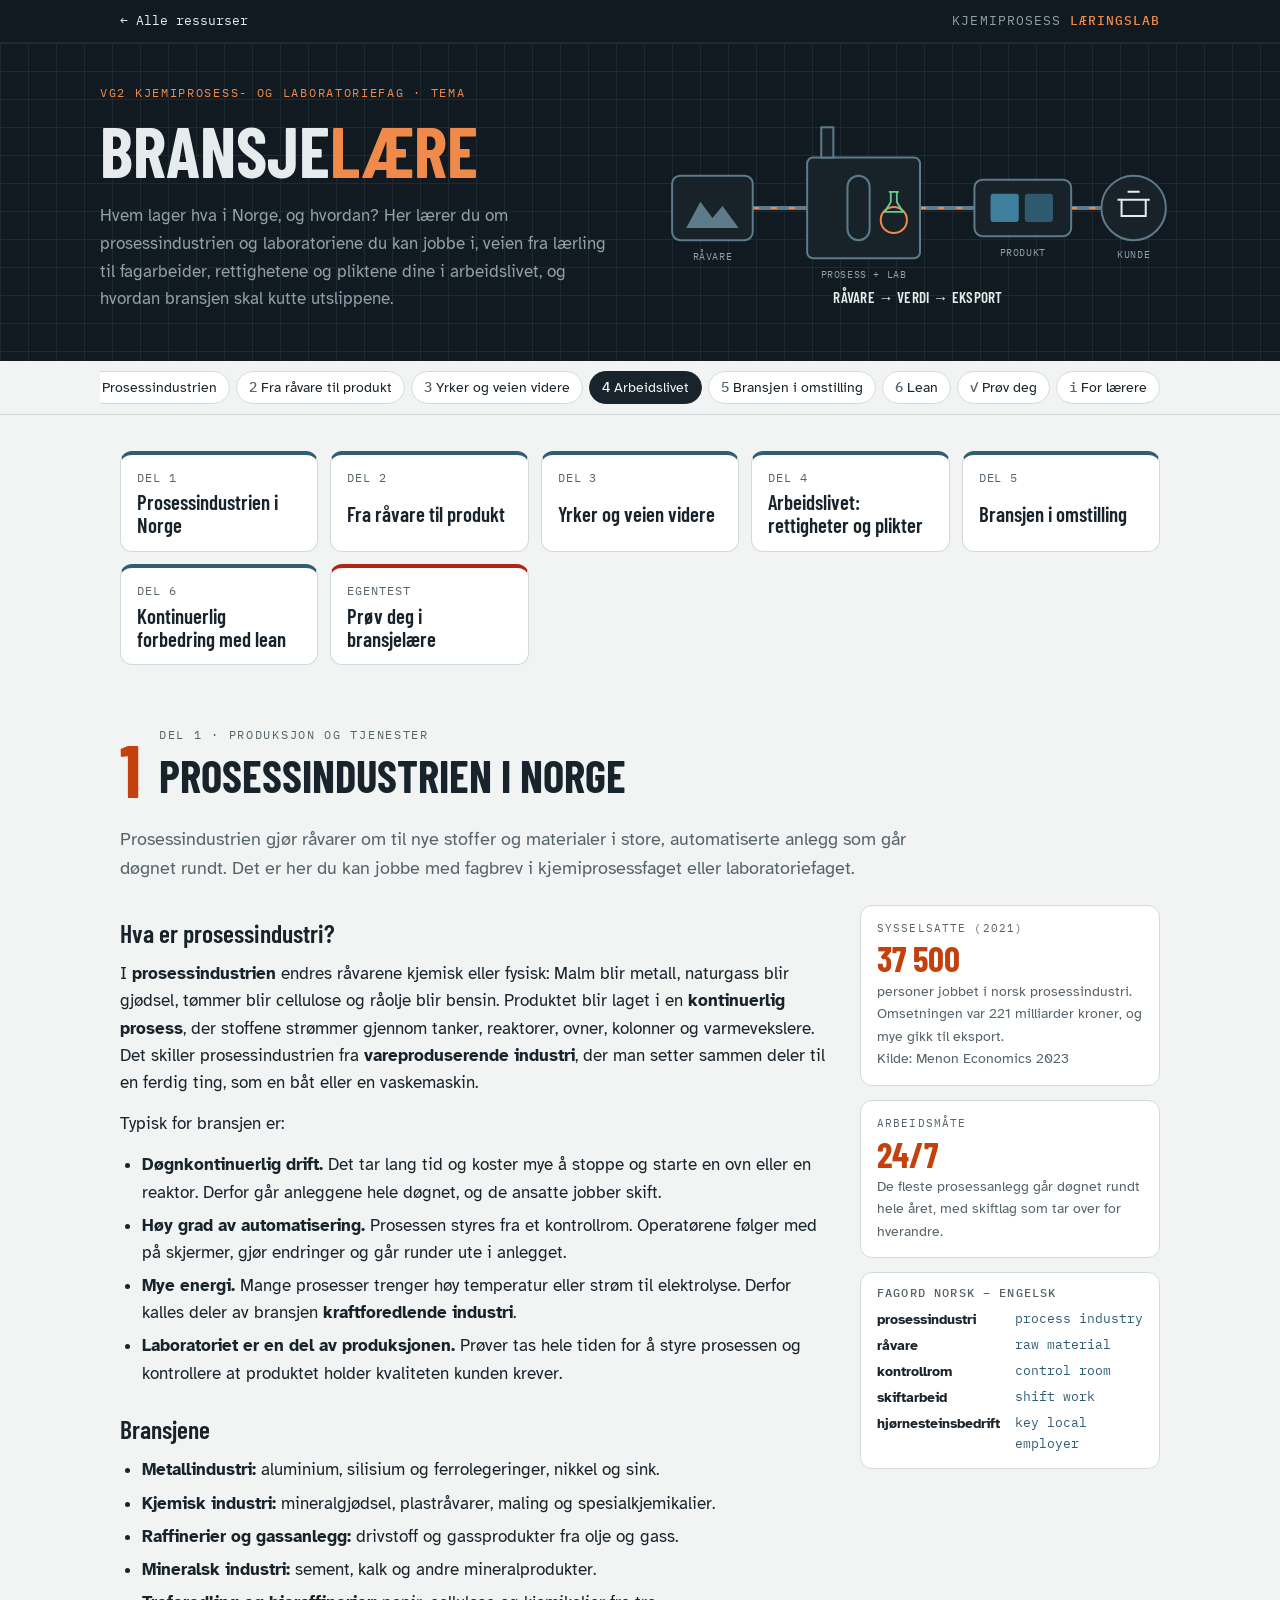
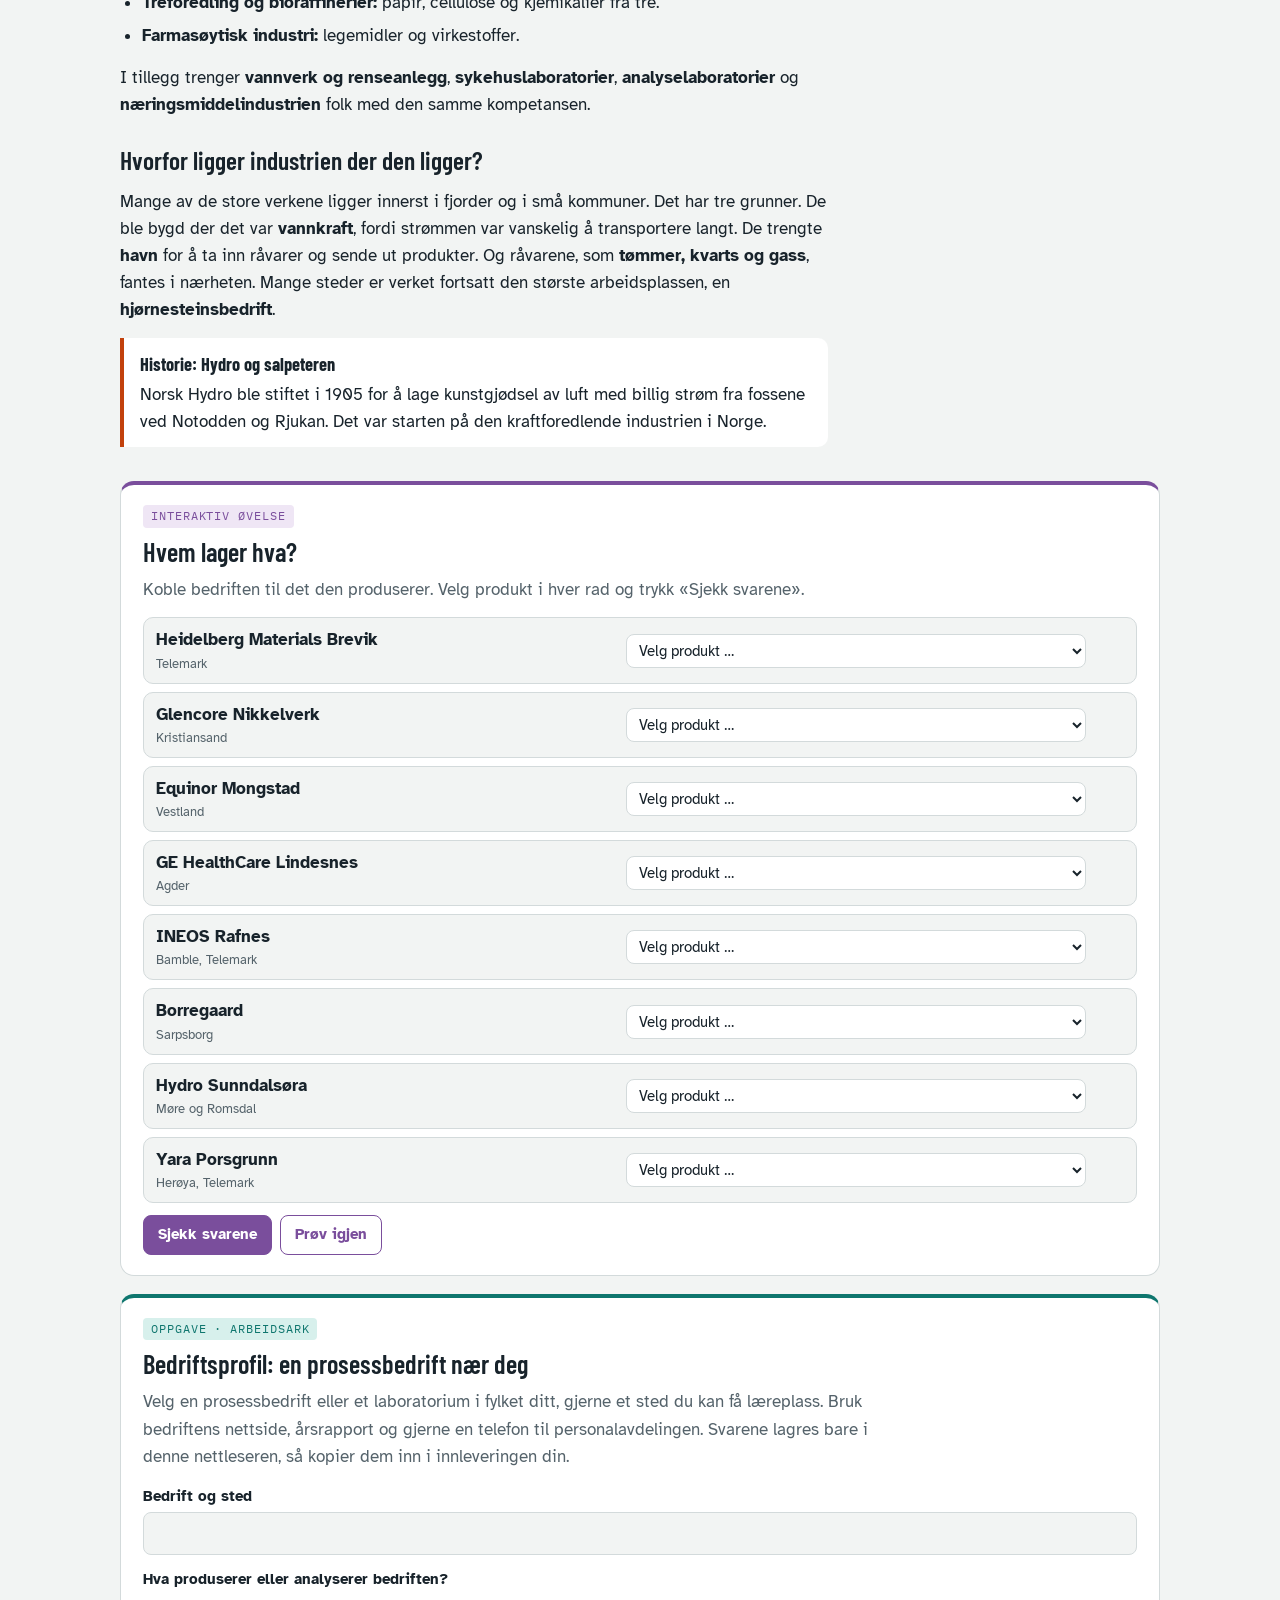
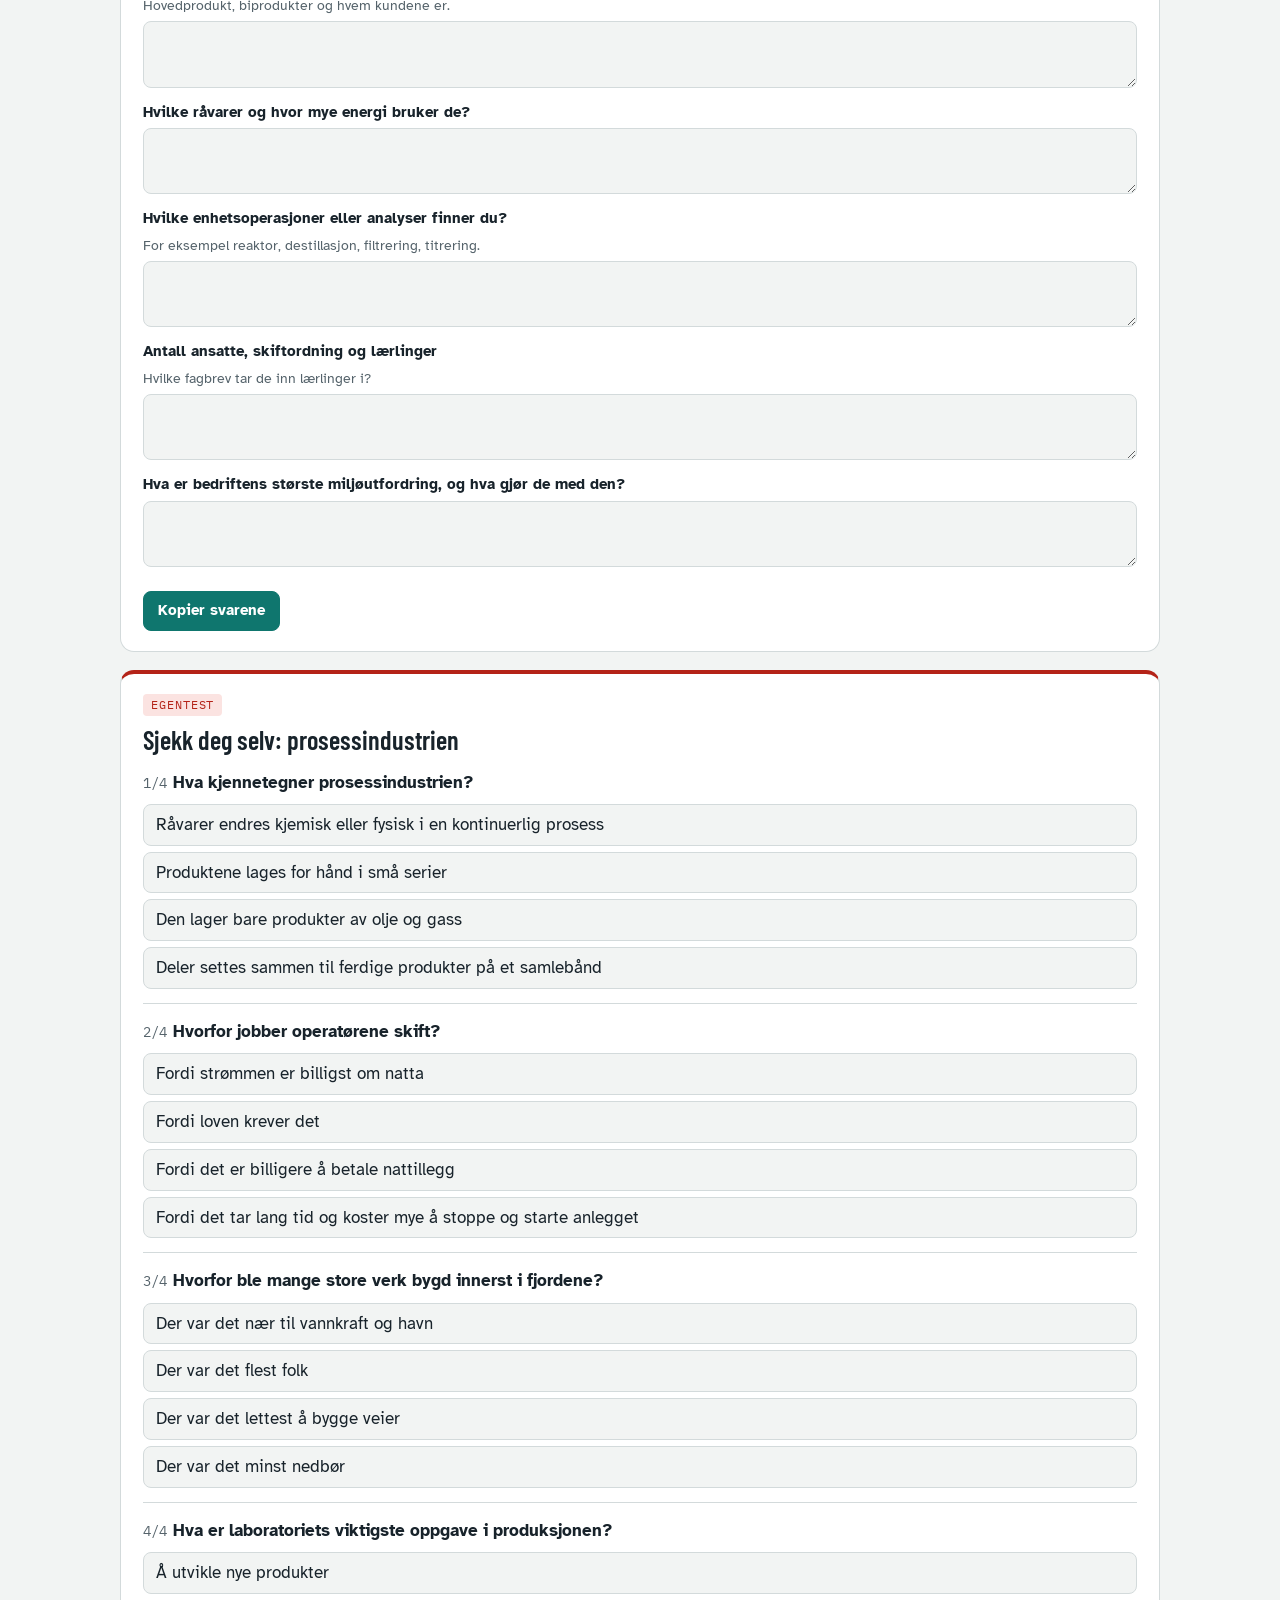
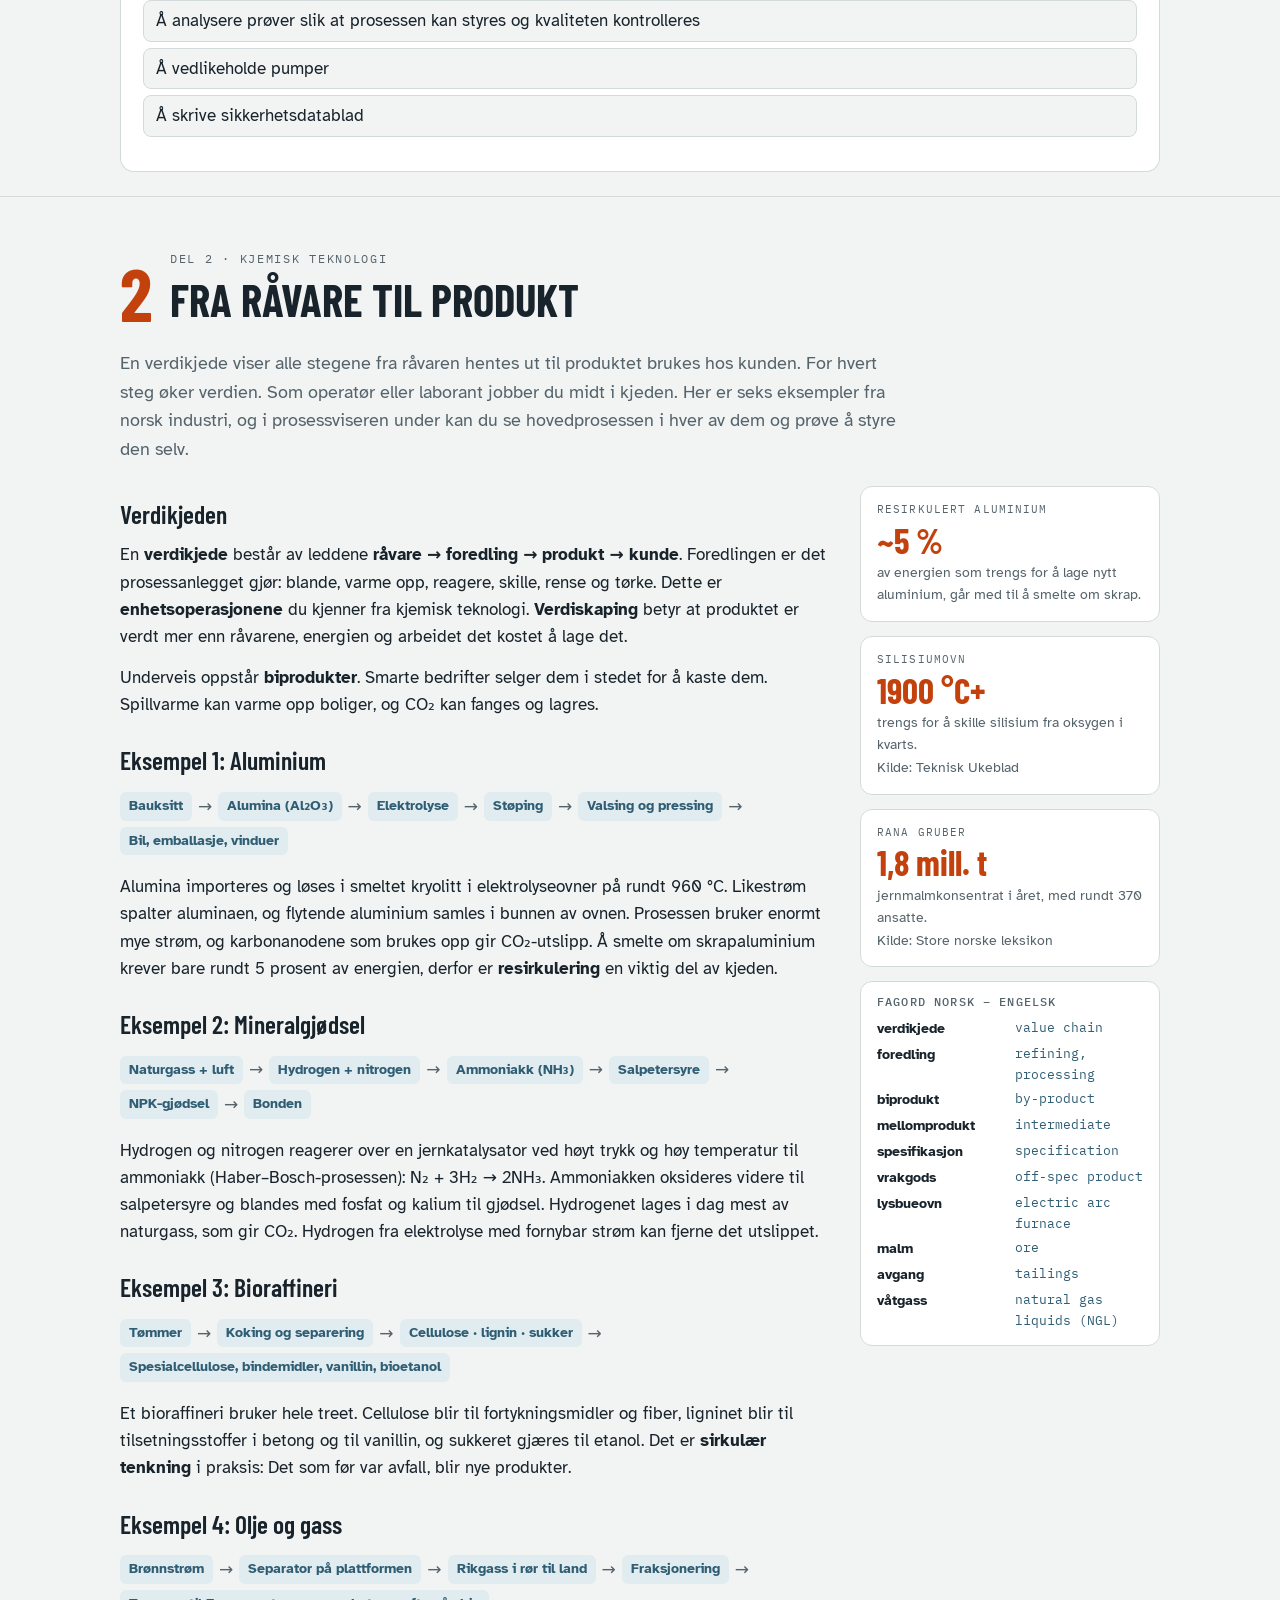
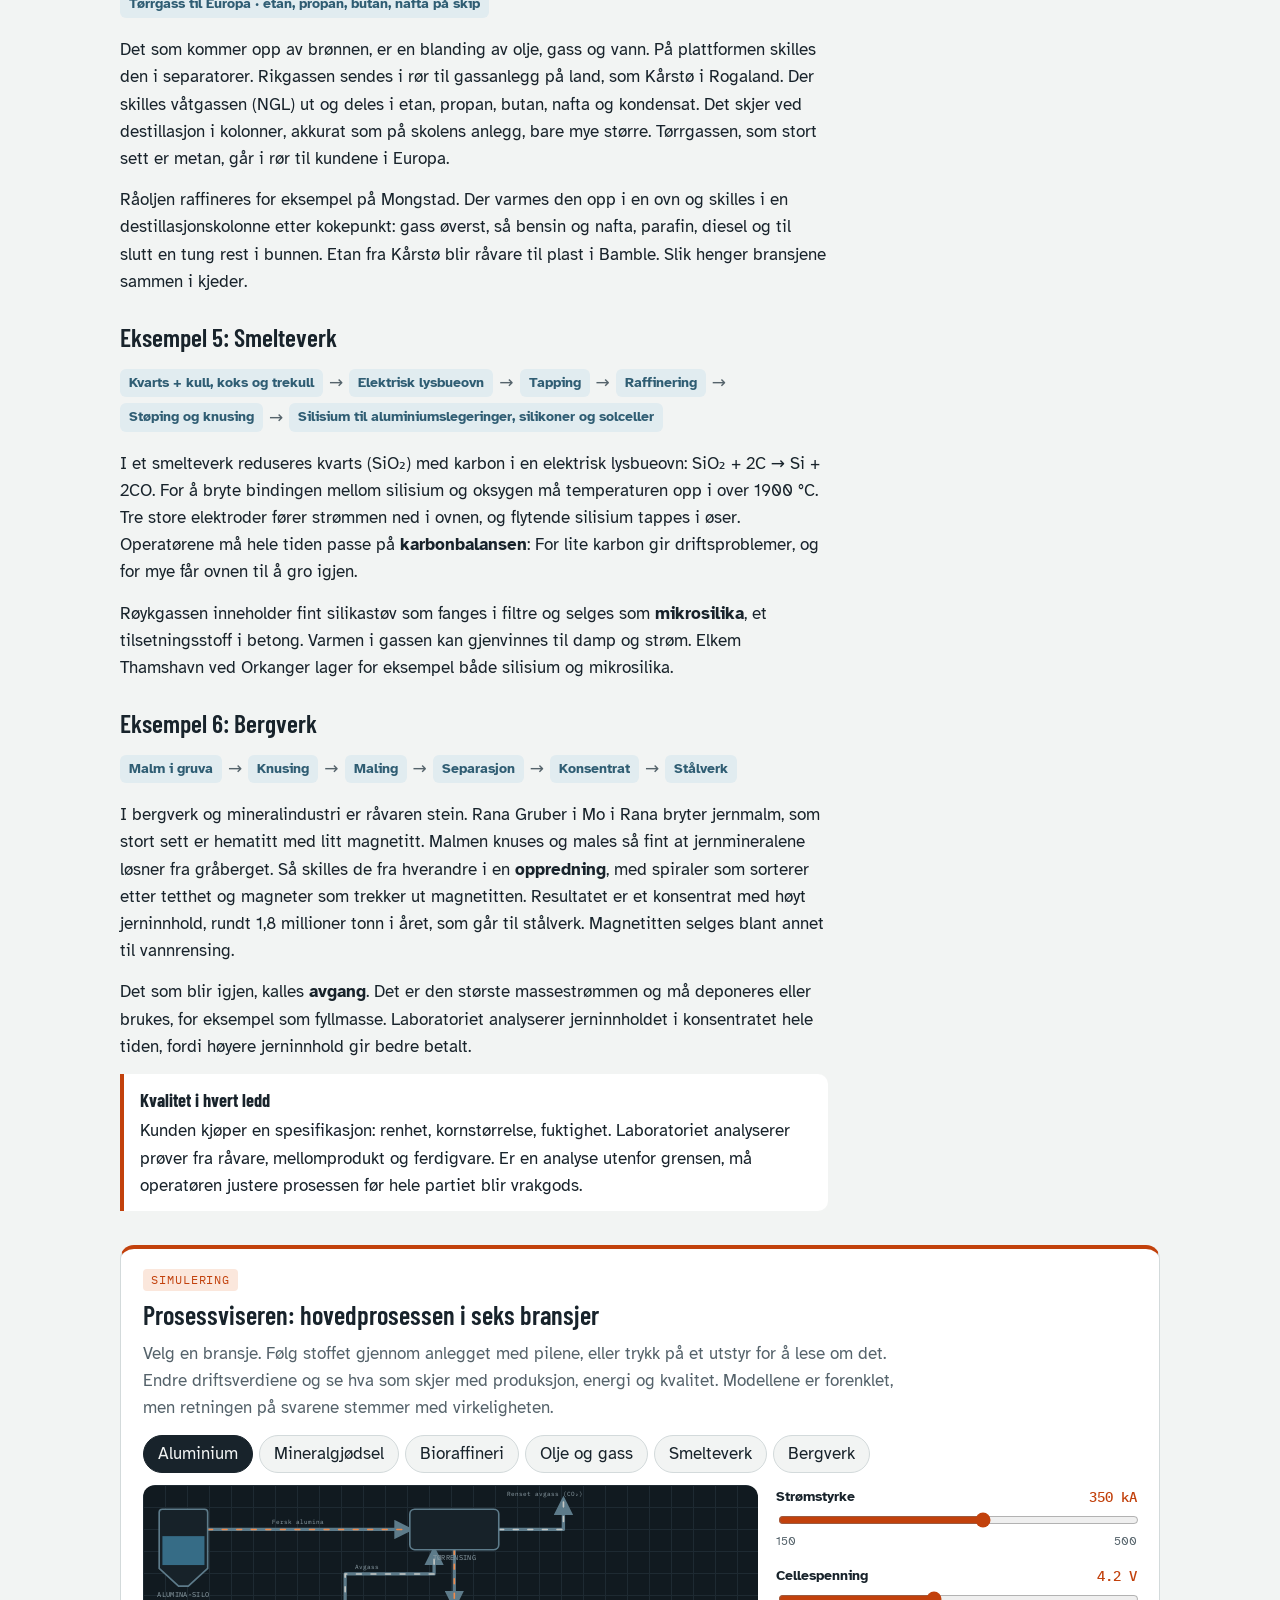
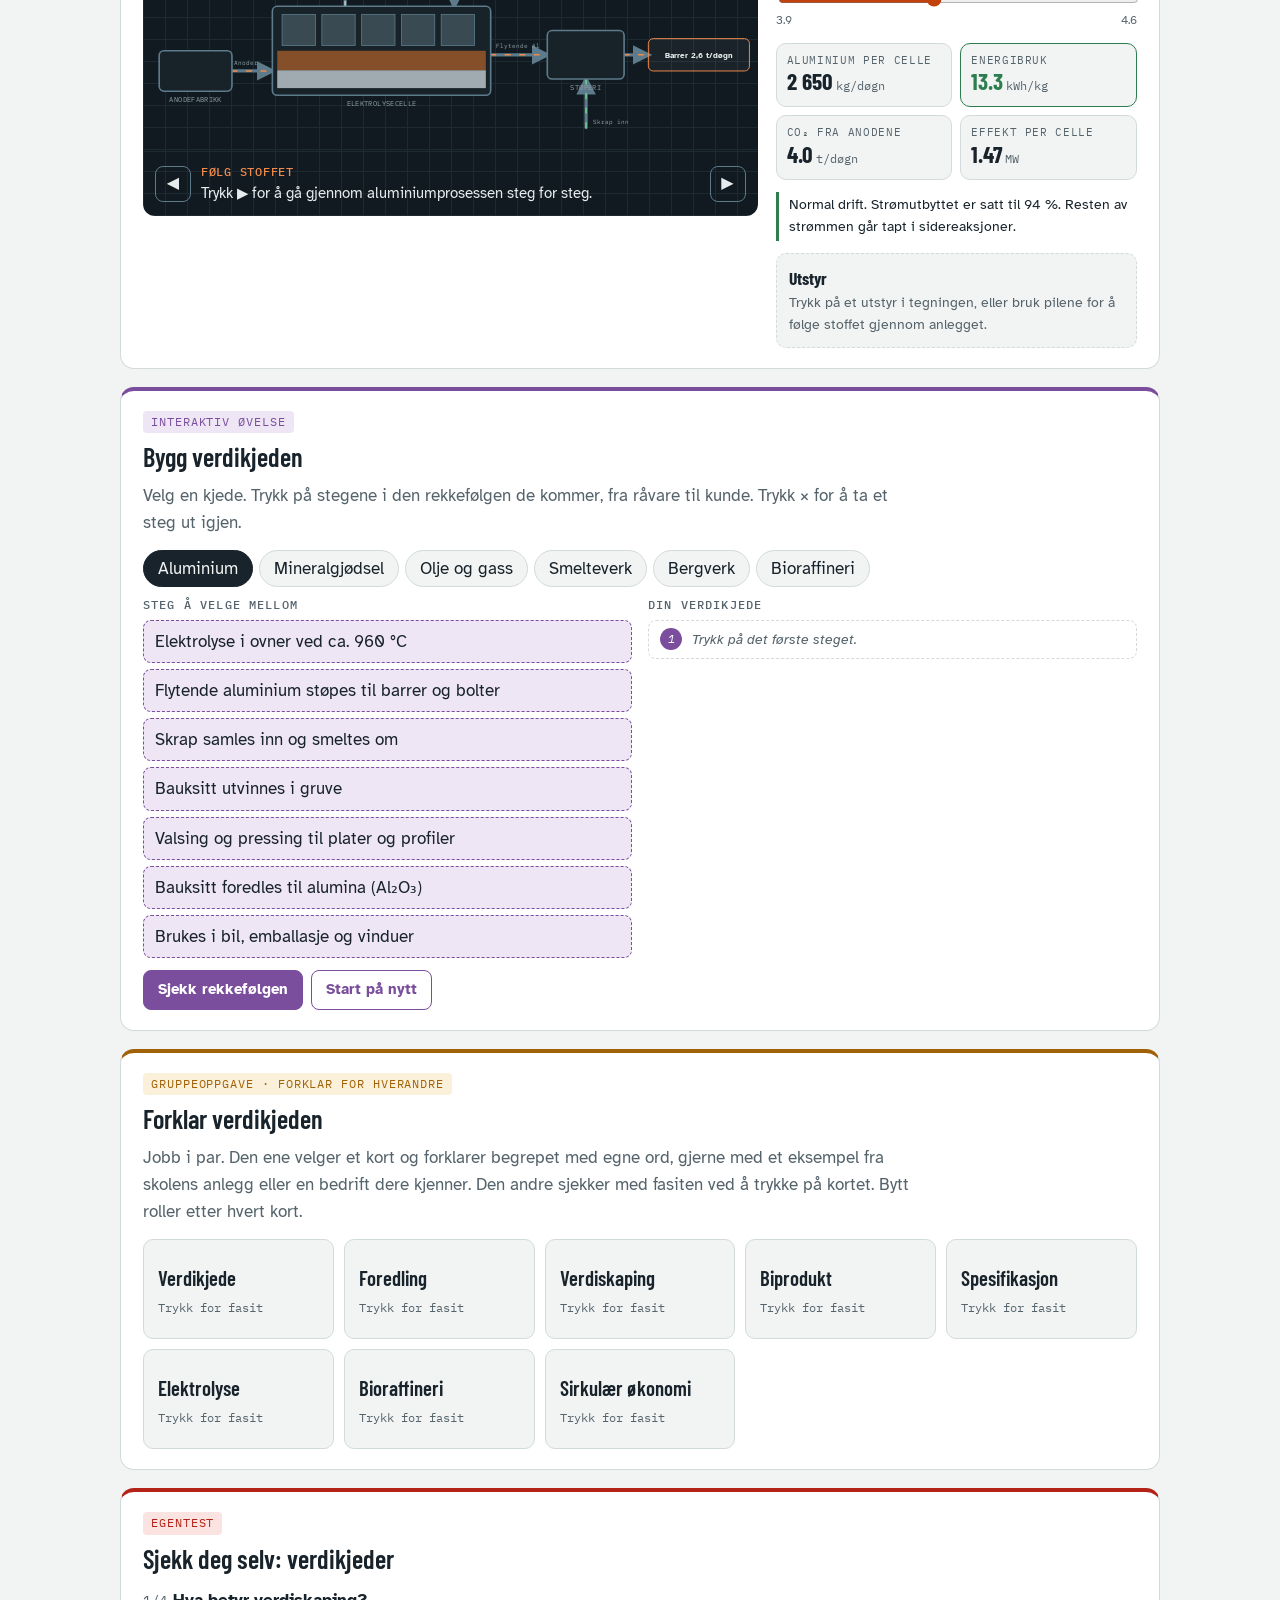
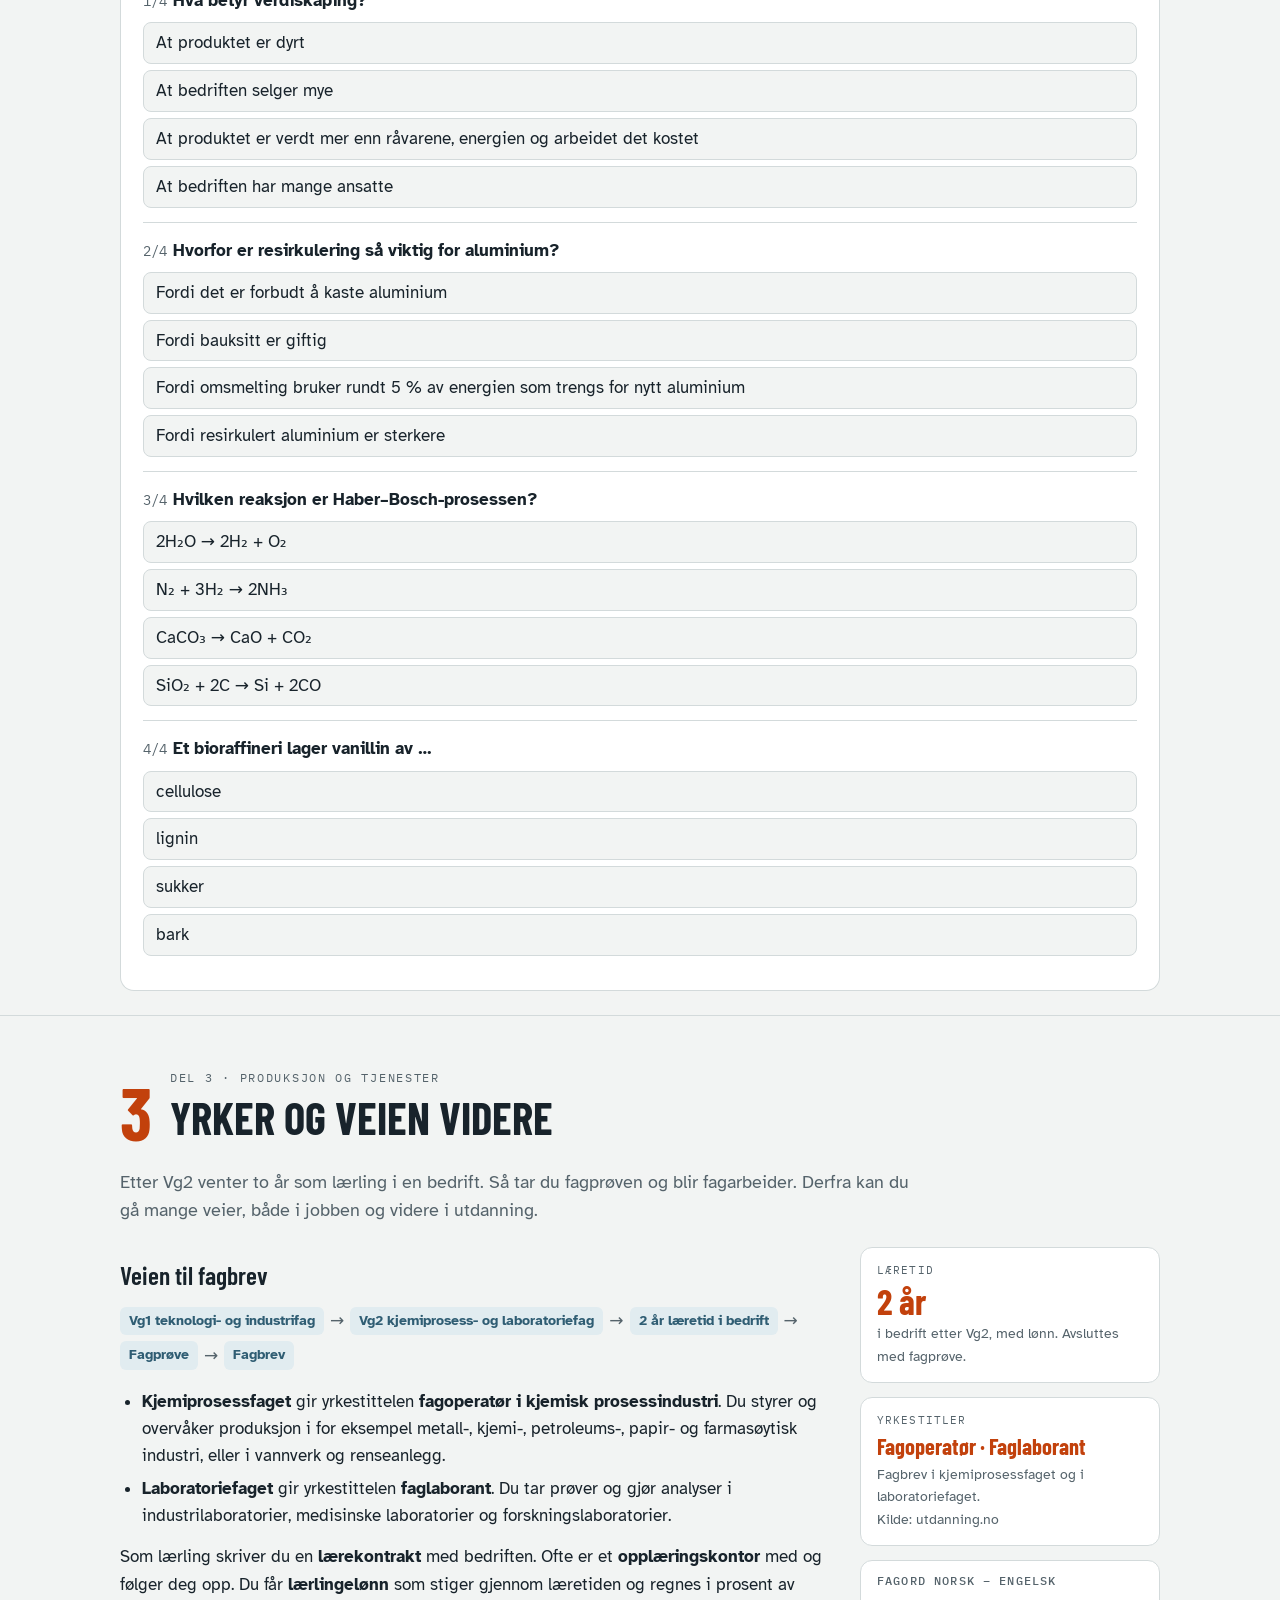
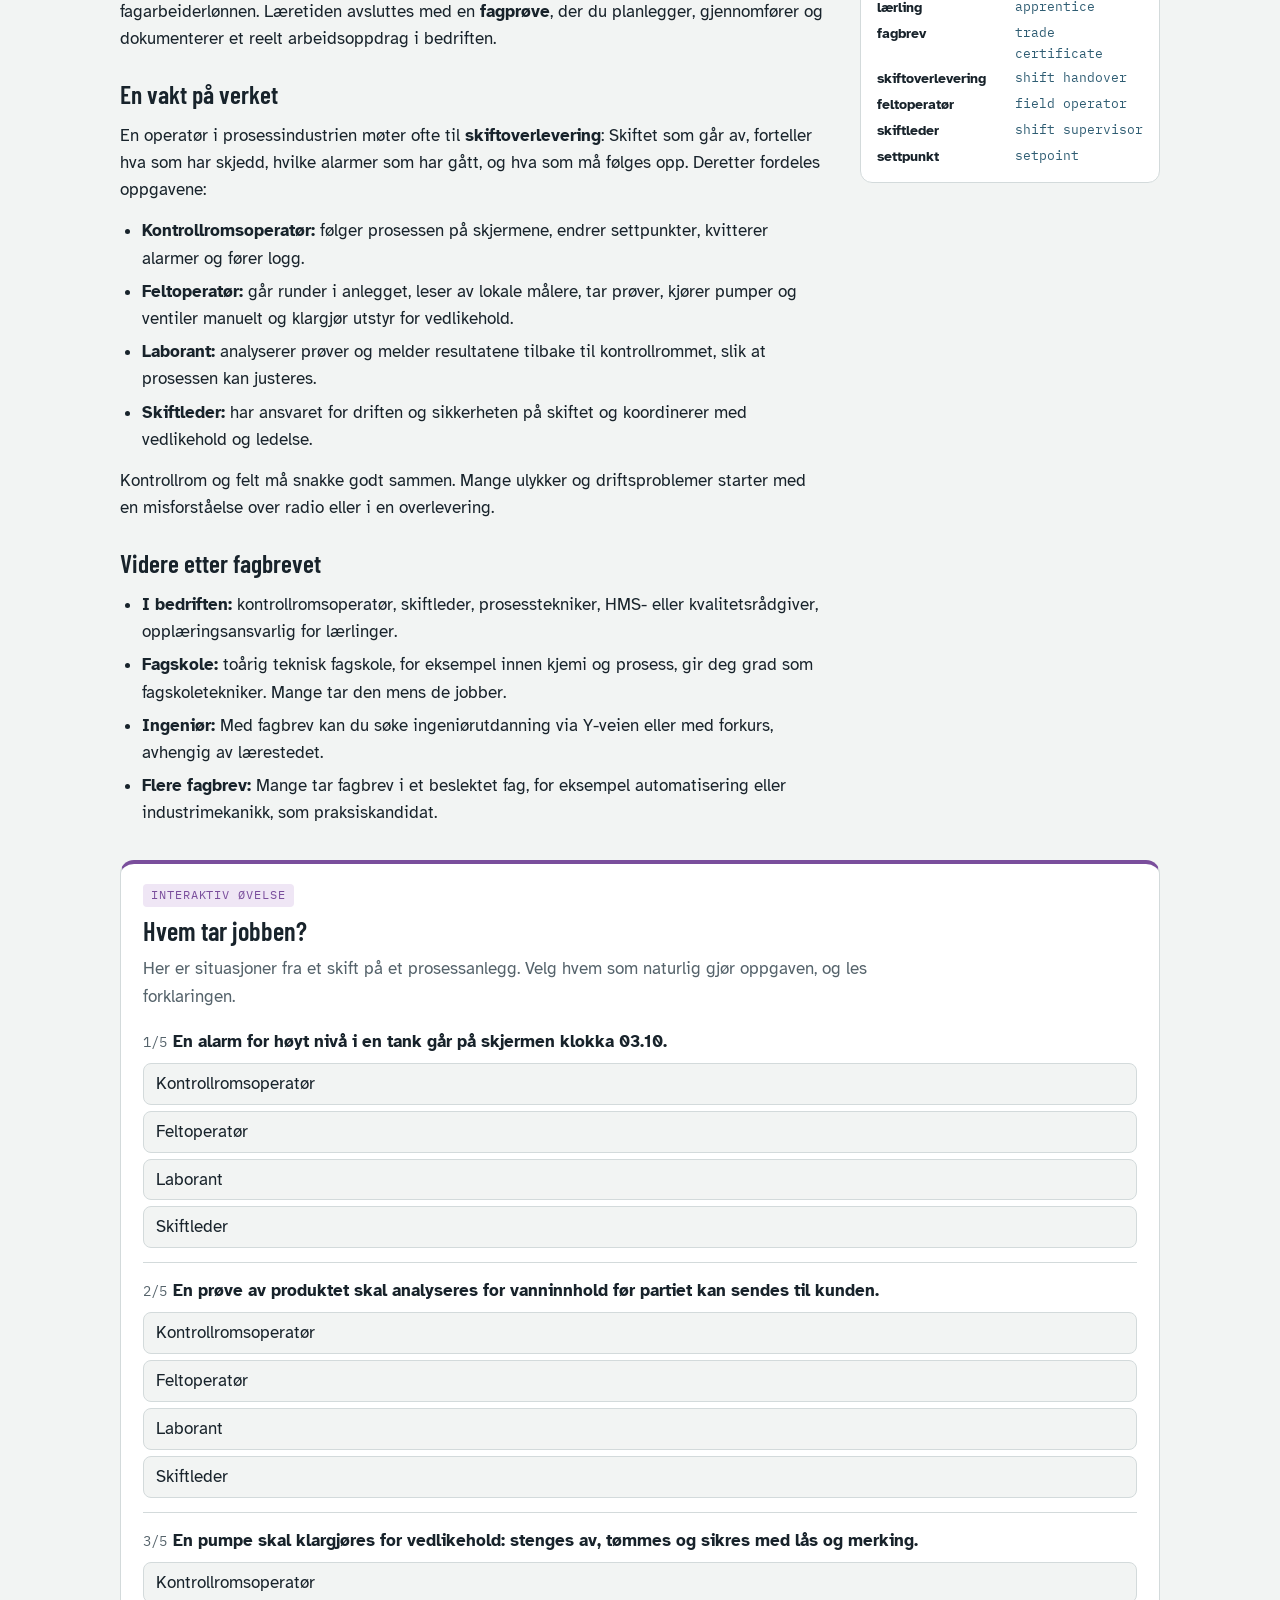
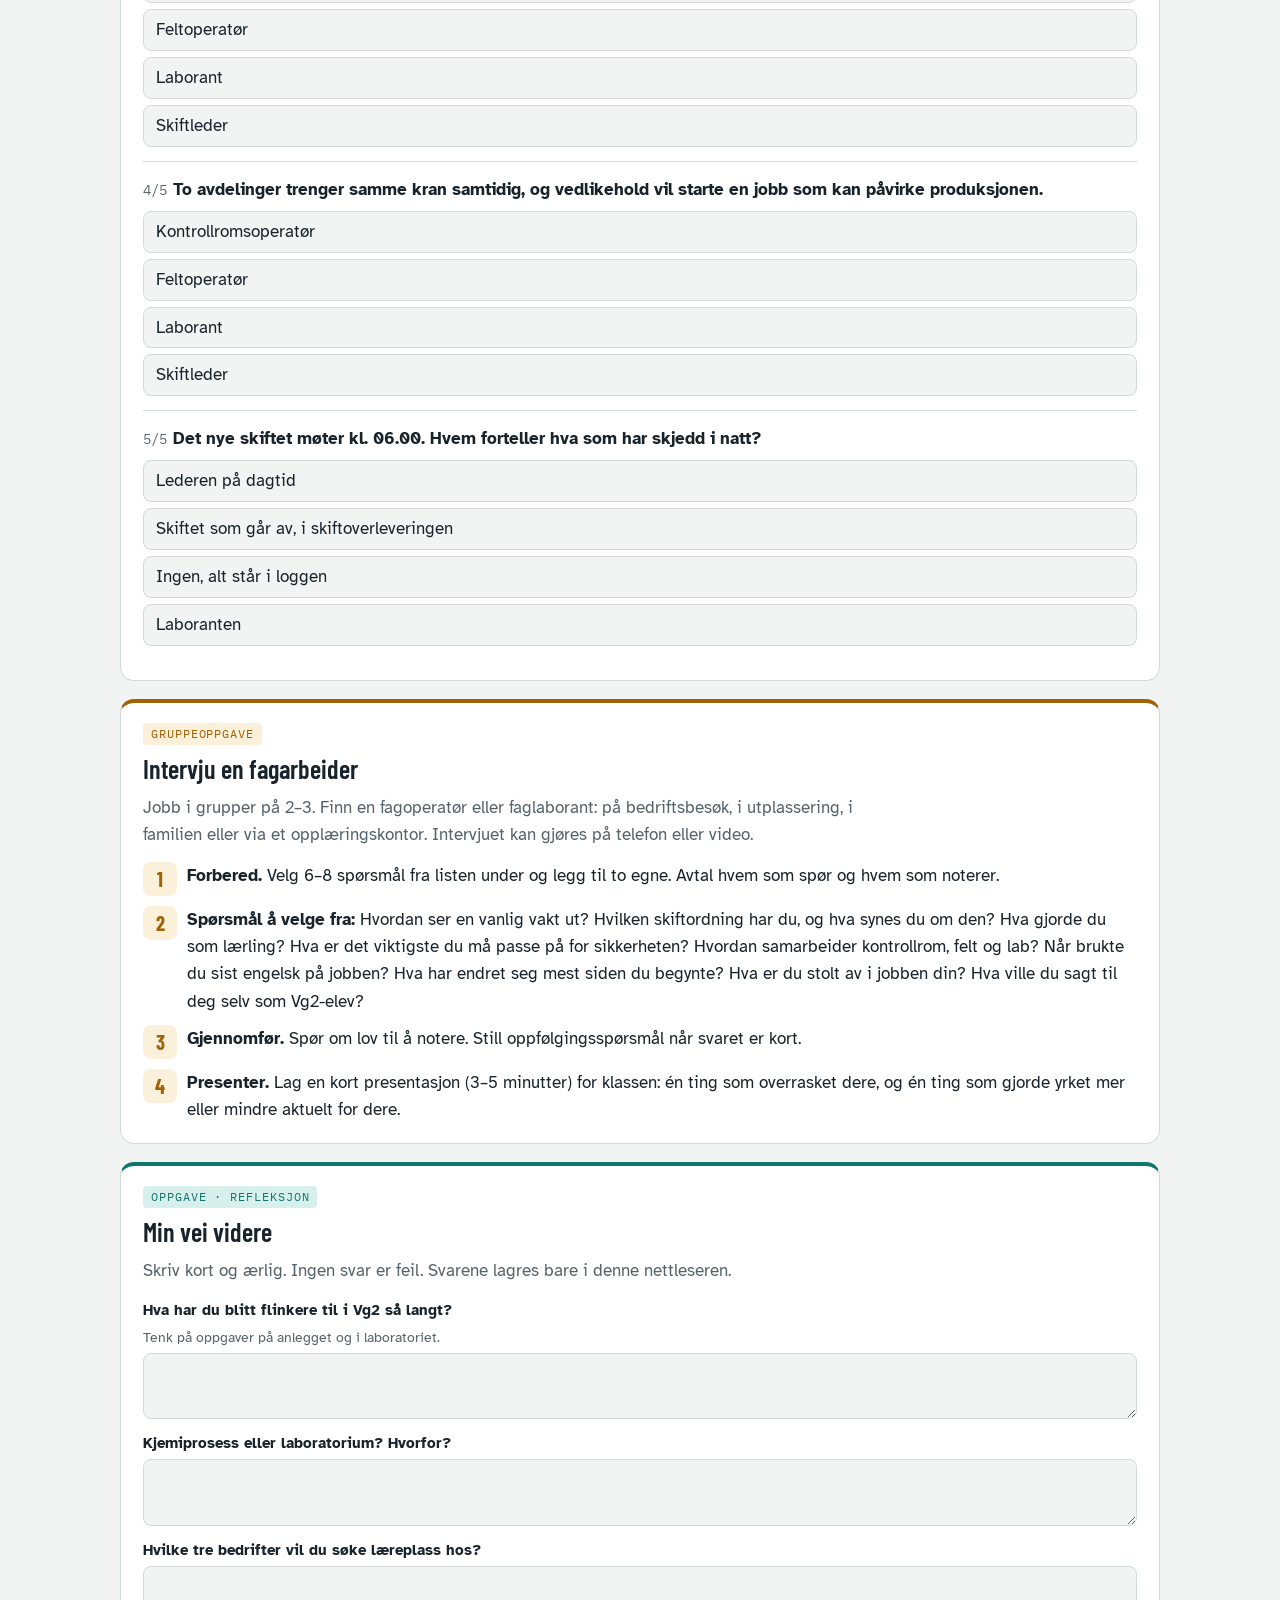
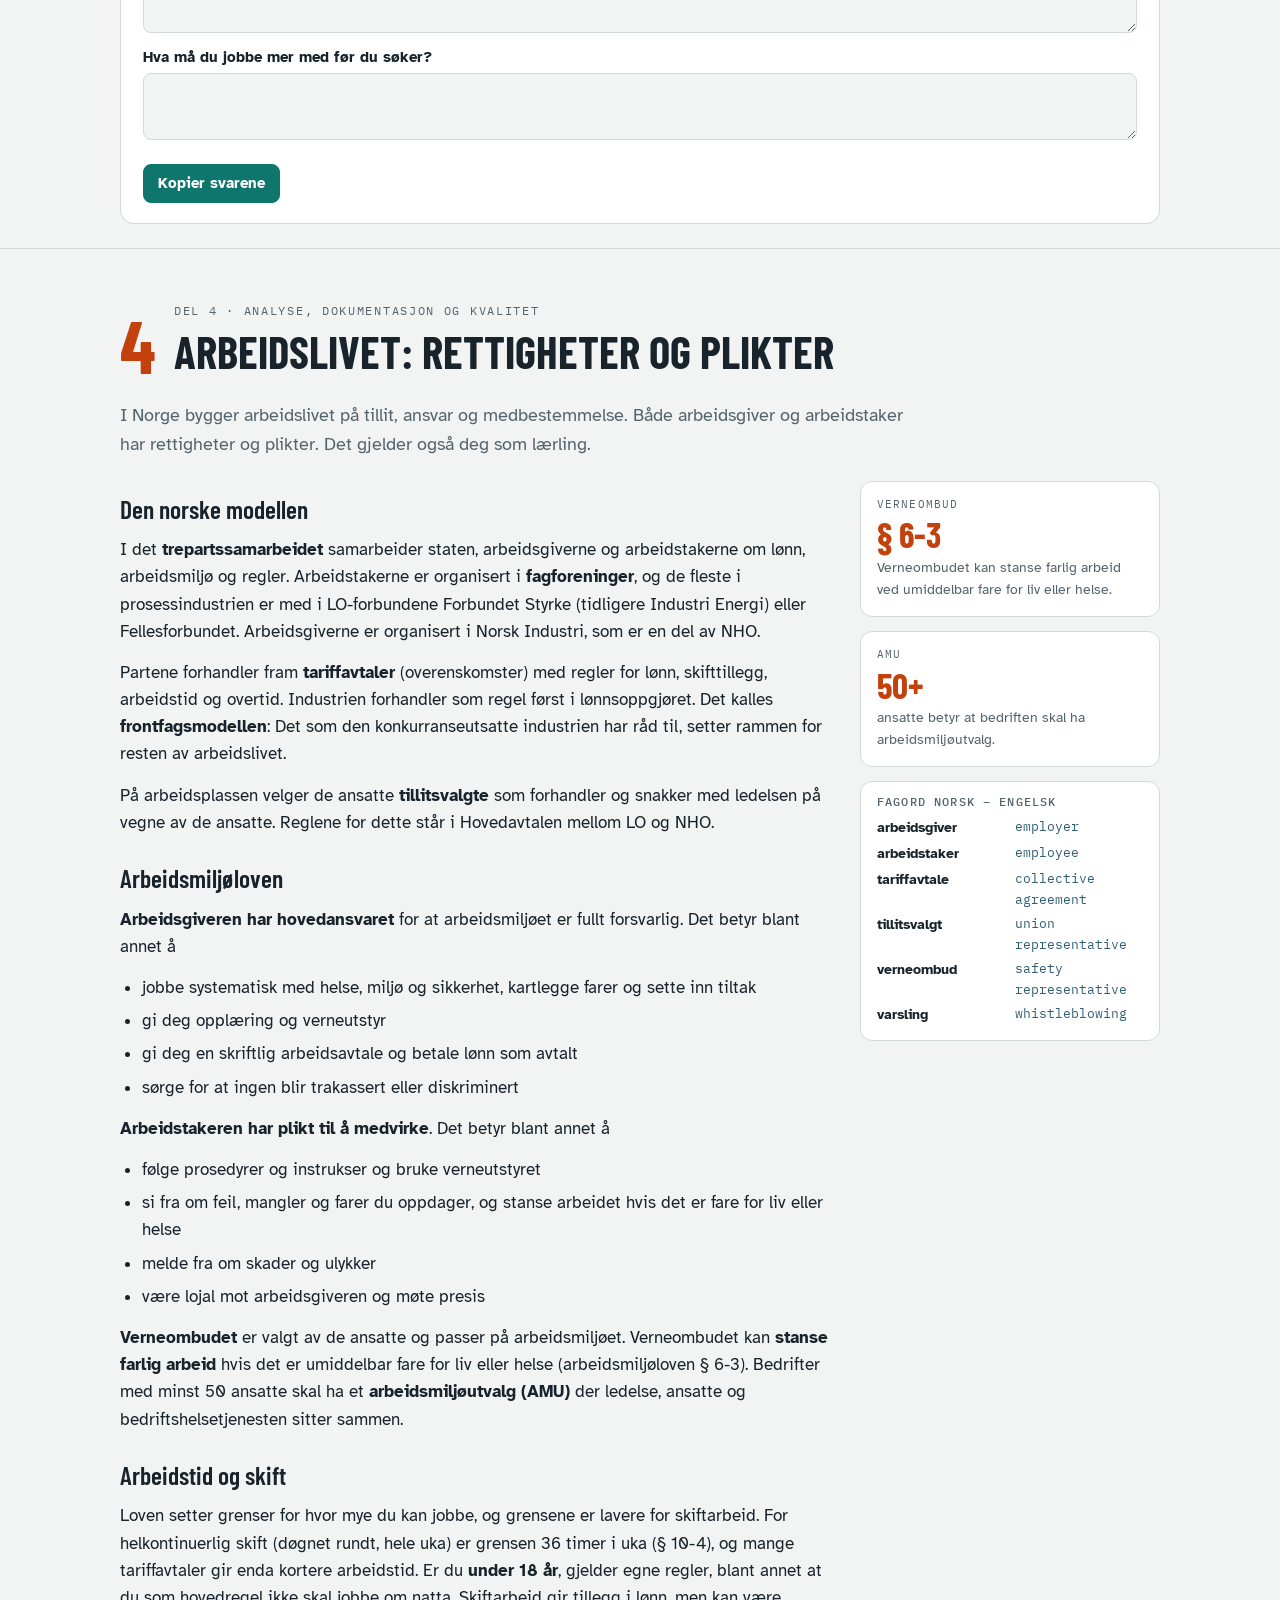
<file: bransjelaere/index.html>
<!DOCTYPE html>
<html lang="nb">
<head>
<meta charset="utf-8">
<meta name="viewport" content="width=device-width, initial-scale=1">
<title>Bransjelære – Kjemiprosess læringslab</title>
<meta name="description" content="Prosessindustrien i Norge, verdikjeder, yrker, rettigheter og plikter i arbeidslivet, og bransjen i grønn omstilling. Vg2 kjemiprosess- og laboratoriefag.">
<link rel="preconnect" href="https://fonts.googleapis.com">
<link rel="stylesheet" href="https://fonts.googleapis.com/css2?family=Barlow+Condensed:wght@500;600;700&family=Atkinson+Hyperlegible:ital,wght@0,400;0,700;1,400&family=IBM+Plex+Mono:wght@400;500&display=swap">
<style>
:root{
  --bg:#F2F4F3; --panel:#FFFFFF; --ink:#18232B; --muted:#55636B; --line:#D3DADB;
  --accent:#C2410C; --steel:#2F5D73; --steel-soft:#E1ECF0; --ok:#2E7D4F; --ok-soft:#DFF1E6; --bad:#B42318; --bad-soft:#FBE3E1;
  --t-fag:#2F5D73; --t-fags:#E1ECF0; --t-sim:#C2410C; --t-sims:#FBE7DC; --t-int:#7A4E9C; --t-ints:#EFE6F5;
  --t-opp:#0F766E; --t-opps:#D7F0EC; --t-grp:#A16207; --t-grps:#FBF0D9; --t-test:#B42318; --t-tests:#FBE3E1; --t-pra:#2E7D4F; --t-pras:#DFF1E6;
  --cr-bg:#111A20; --cr-grid:#1E2A32; --cr-ink:#E6ECEE; --cr-muted:#8FA0A8; --cr-pipe:#5D7B8A; --cr-flow:#F08A4B; --cr-ok:#6CCB93; --cr-liq:#3E7F9E;
  --f-display:"Barlow Condensed","Arial Narrow",Arial,sans-serif;
  --f-body:"Atkinson Hyperlegible",system-ui,-apple-system,"Segoe UI",sans-serif;
  --f-mono:"IBM Plex Mono",ui-monospace,Menlo,Consolas,monospace;
}
@media (prefers-color-scheme: dark){:root{
  --bg:#12181C; --panel:#1A2228; --ink:#E6ECEE; --muted:#9AA8AF; --line:#2C3840;
  --accent:#F08A4B; --steel:#7FB3CB; --steel-soft:#1C2F38; --ok:#6CCB93; --ok-soft:#173326; --bad:#F2857B; --bad-soft:#3D1E1B;
  --t-fag:#7FB3CB; --t-fags:#1C2F38; --t-sim:#F08A4B; --t-sims:#3A2418; --t-int:#C4A0E0; --t-ints:#2B2236;
  --t-opp:#5EC8BA; --t-opps:#123330; --t-grp:#E8B860; --t-grps:#3A2E15; --t-test:#F2857B; --t-tests:#3D1E1B; --t-pra:#6CCB93; --t-pras:#173326;
  --cr-bg:#0B1115; --cr-grid:#18232A; color-scheme:dark}}
*{box-sizing:border-box}
html{scroll-padding-top:64px}
body{margin:0;background:var(--bg);color:var(--ink);font-family:var(--f-body);font-size:17px;line-height:1.6}
a{color:var(--steel)}
:focus-visible{outline:3px solid var(--accent);outline-offset:2px}
h1,h2,h3,h4{font-family:var(--f-display);line-height:1.08;margin:0;text-wrap:balance}
p{margin:0}
.wrap{max-width:1080px;margin:0 auto;padding:0 20px}
button{font:inherit;color:inherit}

/* Nettstedsstripe */
.sitebar{background:var(--cr-bg);border-bottom:1px solid var(--cr-grid);font-family:var(--f-mono);font-size:.8rem}
.sitebar .wrap{display:flex;justify-content:space-between;align-items:center;height:42px}
.sitebar a{color:var(--cr-ink);text-decoration:none}
.sitebar a:hover{color:var(--cr-flow)}
.sitebar span{color:var(--cr-muted);text-transform:uppercase;letter-spacing:.08em}
.sitebar span b{color:var(--cr-flow);font-weight:500}

/* Hero */
.hero{background:var(--cr-bg);color:var(--cr-ink);
  background-image:linear-gradient(var(--cr-grid) 1px,transparent 1px),linear-gradient(90deg,var(--cr-grid) 1px,transparent 1px);background-size:28px 28px}
.hero-in{display:grid;grid-template-columns:minmax(0,1fr) minmax(0,1fr);gap:32px;align-items:center;padding:40px 0 48px}
.eyebrow{font-family:var(--f-mono);font-size:.76rem;letter-spacing:.14em;text-transform:uppercase;color:var(--cr-flow)}
.hero h1{font-size:clamp(2.6rem,6vw,4.4rem);text-transform:uppercase;margin:10px 0 14px;font-weight:700}
.hero h1 em{font-style:normal;color:var(--cr-flow)}
.hero p{color:var(--cr-muted);font-size:1.08rem;max-width:48ch}
.chain{width:100%;height:auto;display:block}
.chain .box{fill:#172229;stroke:var(--cr-pipe);stroke-width:2}
.chain .pipe{fill:none;stroke:var(--cr-pipe);stroke-width:4;stroke-linecap:round}
.chain .flow{fill:none;stroke:var(--cr-flow);stroke-width:2;stroke-dasharray:6 12;animation:flow 1.2s linear infinite}
.chain text{font-family:var(--f-mono);font-size:10px;fill:var(--cr-muted);letter-spacing:.06em;text-anchor:middle}
.chain .big{font-family:var(--f-display);font-size:15px;fill:var(--cr-ink);letter-spacing:.02em;font-weight:600}
.chain .smoke{fill:#E8E2D8;opacity:0;animation:smoke 3s ease-out infinite}
@keyframes flow{to{stroke-dashoffset:-18}}
@keyframes smoke{0%{opacity:0;transform:translateY(0)}25%{opacity:.5}100%{opacity:0;transform:translateY(-26px)}}
@media (prefers-reduced-motion: reduce){*{animation:none!important;transition:none!important}html{scroll-behavior:auto}}

/* Delnavigasjon */
.dnav{position:sticky;top:0;z-index:20;background:color-mix(in srgb,var(--bg) 92%,transparent);backdrop-filter:blur(8px);border-bottom:1px solid var(--line)}
.dnav .wrap{display:flex;gap:6px;overflow-x:auto;padding-top:10px;padding-bottom:10px;scrollbar-width:thin}
.dnav a{flex:none;font-size:.86rem;text-decoration:none;color:var(--ink);border:1px solid var(--line);background:var(--panel);border-radius:999px;padding:4px 12px;white-space:nowrap}
.dnav a b{font-family:var(--f-mono);font-weight:500;color:var(--muted);margin-right:4px}
.dnav a.on{background:var(--ink);color:var(--bg);border-color:var(--ink)}
.dnav a.on b{color:var(--bg)}

/* Oversikt */
.over{padding:36px 0 8px}
.ogrid{display:grid;grid-template-columns:repeat(auto-fill,minmax(190px,1fr));gap:12px}
.ocard{background:var(--panel);border:1px solid var(--line);border-radius:12px;padding:14px 16px;text-decoration:none;color:inherit;display:grid;gap:4px;border-top:4px solid var(--steel)}
.ocard:hover{border-color:var(--steel)}
.ocard span{font-family:var(--f-mono);font-size:.72rem;color:var(--muted);text-transform:uppercase;letter-spacing:.08em}
.ocard b{font-family:var(--f-display);font-size:1.3rem;font-weight:600;line-height:1.1}
.ocard.test{border-top-color:var(--t-test)}

/* Deler */
section.del{padding:52px 0 24px;border-bottom:1px solid var(--line)}
.dhead{display:grid;grid-template-columns:auto minmax(0,1fr);gap:6px 18px;align-items:end;margin-bottom:26px}
.dno{font-family:var(--f-display);font-size:4.6rem;line-height:.8;font-weight:700;color:var(--accent);grid-row:span 2}
.dhead .eyebrow{color:var(--muted)}
.dhead h2{font-size:clamp(1.6rem,6vw,2.8rem);hyphens:auto;overflow-wrap:break-word;text-transform:uppercase;font-weight:700}
.lede{font-size:1.12rem;max-width:66ch;margin-bottom:22px;color:var(--muted)}

.fag{display:grid;grid-template-columns:minmax(0,1fr) 300px;gap:32px;align-items:start}
.prose{display:grid;gap:14px;max-width:68ch}
.prose h3{font-size:1.6rem;font-weight:600;margin-top:14px}
.prose ul,.prose ol{margin:0;padding-left:22px;display:grid;gap:6px}
.prose strong{font-weight:700}
.side{display:grid;gap:14px;position:sticky;top:70px}
.fact{background:var(--panel);border:1px solid var(--line);border-radius:12px;padding:14px 16px}
.fact .k{font-family:var(--f-mono);font-size:.7rem;letter-spacing:.1em;text-transform:uppercase;color:var(--muted)}
.fact .v{font-family:var(--f-display);font-size:2.2rem;font-weight:700;line-height:1;color:var(--accent);margin:4px 0}
.fact p{font-size:.88rem;color:var(--muted)}
.gloss{background:var(--panel);border:1px solid var(--line);border-radius:12px;padding:14px 16px;font-size:.9rem}
.gloss h4{font-family:var(--f-mono);font-size:.72rem;font-weight:500;letter-spacing:.1em;text-transform:uppercase;color:var(--muted);margin-bottom:8px}
.gloss dl{display:grid;grid-template-columns:1fr 1fr;gap:3px 10px;margin:0}
.gloss dt{font-weight:700}
.gloss dd{margin:0;font-family:var(--f-mono);font-size:.82rem;color:var(--steel)}
.callout{border-left:4px solid var(--accent);background:var(--panel);padding:12px 16px;border-radius:0 10px 10px 0}
.callout b{font-family:var(--f-display);font-size:1.15rem;display:block;margin-bottom:2px}
.src{font-size:.82rem;color:var(--muted)}

/* Kjede-figur i fagtekst */
.vk{display:flex;flex-wrap:wrap;gap:6px;align-items:center;margin:4px 0}
.vk span{background:var(--steel-soft);color:var(--steel);border-radius:6px;padding:3px 9px;font-size:.88rem;font-weight:700}
.vk i{font-style:normal;color:var(--muted)}

/* Aktiviteter */
.akts{display:grid;gap:18px;margin-top:34px}
.akt{min-width:0;background:var(--panel);border:1px solid var(--line);border-radius:14px;padding:20px 22px;border-top:4px solid var(--c)}
.akt>header{display:flex;align-items:center;gap:10px;flex-wrap:wrap;margin-bottom:10px}
.akt .ty{font-family:var(--f-mono);font-size:.72rem;letter-spacing:.08em;text-transform:uppercase;color:var(--c);background:var(--cs);border-radius:4px;padding:2px 8px}
.akt h3{font-size:1.65rem;font-weight:600;width:100%}
.akt .intro{color:var(--muted);max-width:70ch;margin-bottom:14px}
.akt.fag-t{--c:var(--t-fag);--cs:var(--t-fags)}
.akt.sim{--c:var(--t-sim);--cs:var(--t-sims)}
.akt.int{--c:var(--t-int);--cs:var(--t-ints)}
.akt.opp{--c:var(--t-opp);--cs:var(--t-opps)}
.akt.grp{--c:var(--t-grp);--cs:var(--t-grps)}
.akt.test{--c:var(--t-test);--cs:var(--t-tests)}
.akt.pra{--c:var(--t-pra);--cs:var(--t-pras)}

/* Prosessviser */
.pv{display:grid;grid-template-columns:minmax(0,1.7fr) minmax(250px,1fr);gap:18px;align-items:start}
.pvfig{background:var(--cr-bg);border-radius:12px;overflow:hidden;
  background-image:linear-gradient(var(--cr-grid) 1px,transparent 1px),linear-gradient(90deg,var(--cr-grid) 1px,transparent 1px);background-size:22px 22px}
.pvfig svg{width:100%;height:auto;display:block;--spd:1}
.pvfig .eq{fill:#172229;stroke:var(--cr-pipe);stroke-width:2}
.pvfig .pu{cursor:pointer}
.pvfig .pu:hover .eq,.pvfig .pu:focus .eq{stroke:var(--cr-ink)}
.pvfig .pu.on .eq{stroke:var(--cr-flow);stroke-width:3}
.pvfig .pu:focus{outline:none}
.pvfig .plbl{font-family:var(--f-mono);font-size:8.5px;fill:var(--cr-muted);text-anchor:middle;letter-spacing:.05em}
.pvfig .pu.on .plbl{fill:var(--cr-flow)}
.pvfig .det{fill:none;stroke:var(--cr-pipe);stroke-width:1.4}
.pvfig .liq{fill:var(--cr-liq);opacity:.8}
.pvfig .glow{transition:fill .4s,opacity .4s}
.pvfig .pp{fill:none;stroke:var(--cr-pipe);stroke-width:4;stroke-linecap:round;stroke-linejoin:round}
.pvfig .pf{fill:none;stroke:var(--cr-flow);stroke-width:2;stroke-dasharray:6 12;stroke-linecap:round;animation:flow calc(1.2s / var(--spd)) linear infinite}
.pvfig .pf.gas{stroke:#E8E2D8;opacity:.75}
.pvfig .pf.by{stroke:var(--cr-ok)}
.pvfig .pf.cw{stroke:#7FB3CB}
.pvfig .pf.waste{stroke:#8FA0A8;opacity:.7}
.pvfig .slbl{font-family:var(--f-mono);font-size:8px;fill:var(--cr-muted)}
.pvfig .po rect{fill:rgba(255,255,255,.04);stroke:var(--cr-flow);stroke-width:1.2}
.pvfig .po text{font-family:var(--f-body);font-size:10px;fill:var(--cr-ink);text-anchor:middle;font-weight:700}
.pvfig .spin{animation:spin calc(2s / var(--spd)) linear infinite;transform-box:fill-box;transform-origin:center}
@keyframes spin{to{transform:rotate(360deg)}}
.pvstep{display:grid;grid-template-columns:auto 1fr auto;gap:10px;align-items:center;padding:10px 12px;border-top:1px solid var(--cr-grid);color:var(--cr-ink);font-size:.92rem;min-height:64px}
.pvstep button{border:1px solid var(--cr-pipe);background:transparent;color:var(--cr-ink);border-radius:8px;width:36px;height:36px;cursor:pointer;font-size:1rem}
.pvstep button:hover{border-color:var(--cr-flow);color:var(--cr-flow)}
.pvstep b{color:var(--cr-flow);font-family:var(--f-mono);font-weight:500;font-size:.78rem;display:block;letter-spacing:.06em}
.pvside{display:grid;gap:12px}
.ctrl{display:grid;gap:2px}
.ctrl label{display:flex;justify-content:space-between;font-size:.9rem;font-weight:700}
.ctrl output{font-family:var(--f-mono);font-weight:500;color:var(--accent)}
.ctrl input[type=range]{width:100%;accent-color:var(--accent)}
.ctrl small{color:var(--muted);font-size:.78rem;display:flex;justify-content:space-between}
.kpis{display:grid;grid-template-columns:1fr 1fr;gap:8px}
.kpi{background:var(--bg);border:1px solid var(--line);border-radius:10px;padding:8px 10px}
.kpi span{font-family:var(--f-mono);font-size:.68rem;letter-spacing:.06em;text-transform:uppercase;color:var(--muted);display:block}
.kpi b{font-family:var(--f-display);font-size:1.45rem;font-weight:700;line-height:1.1}
.kpi b small{font-family:var(--f-mono);font-size:.72rem;font-weight:400;color:var(--muted);margin-left:3px}
.kpi.ok{border-color:var(--ok)} .kpi.ok b{color:var(--ok)}
.kpi.bad{border-color:var(--bad)} .kpi.bad b{color:var(--bad)}
.pvnote{display:grid;gap:6px;font-size:.88rem}
.pvnote p{border-left:3px solid var(--accent);padding:2px 0 2px 10px}
.pvnote p.good{border-color:var(--ok)}
.pvinfo{font-size:.88rem;background:var(--bg);border:1px dashed var(--line);border-radius:10px;padding:10px 12px;color:var(--muted)}
.pvinfo b{color:var(--ink);display:block;font-family:var(--f-display);font-size:1.1rem}

/* Lean-spillet */
.lg{display:grid;grid-template-columns:minmax(0,1.5fr) minmax(260px,1fr);gap:18px;align-items:start}
.lgfloor{background:var(--cr-bg);border-radius:12px;color:var(--cr-ink);overflow:hidden}
.lgfloor svg{width:100%;height:auto;display:block}
.lgfloor .stn{fill:#172229;stroke:var(--cr-pipe);stroke-width:2}
.lgfloor .stn.neck{stroke:var(--cr-flow);stroke-width:3}
.lgfloor text{font-family:var(--f-mono);fill:var(--cr-muted);font-size:9px}
.lgfloor .sname{fill:var(--cr-ink);font-family:var(--f-display);font-size:14px;font-weight:600}
.lgfloor .dot{fill:#E8E2D8}
.lgfloor .dot.err{fill:var(--cr-flow)}
.lgfloor .pbar{fill:var(--cr-grid)} .lgfloor .pfill{fill:var(--cr-ok)}
.lgfloor .arr{stroke:var(--cr-pipe);stroke-width:2;fill:none;marker-end:url(#ah)}
.lghud{display:flex;gap:14px;flex-wrap:wrap;padding:10px 14px;border-top:1px solid var(--cr-grid);font-family:var(--f-mono);font-size:.8rem;color:var(--cr-muted)}
.lghud b{color:var(--cr-ink);font-weight:500}
.lgplan{display:grid;gap:8px}
.lgplan h4{font-family:var(--f-mono);font-size:.72rem;font-weight:500;letter-spacing:.1em;text-transform:uppercase;color:var(--muted)}
.chg{display:grid;grid-template-columns:20px 1fr;gap:8px;border:1.5px solid var(--line);border-radius:10px;padding:8px 10px;background:var(--bg);cursor:pointer;font-size:.9rem}
.chg:has(input:checked){border-color:var(--c);background:var(--cs)}
.chg.used{opacity:.55}
.chg input{margin-top:3px;accent-color:var(--accent)}
.chg b{display:block}
.chg small{color:var(--muted);display:block;font-size:.82rem;line-height:1.4}
.chg em{font-style:normal;font-family:var(--f-mono);font-size:.68rem;border:1px solid var(--line);border-radius:3px;padding:0 5px;background:var(--panel)}
.lgtable{width:100%;border-collapse:collapse;font-size:.86rem;margin-top:14px}
.lgtable th,.lgtable td{border-bottom:1px solid var(--line);padding:6px 8px;text-align:left;vertical-align:top}
.lgtable th{font-family:var(--f-mono);font-size:.7rem;letter-spacing:.06em;text-transform:uppercase;color:var(--muted);font-weight:500}
.lgtable td.n{font-family:var(--f-mono);text-align:right;white-space:nowrap}
.lgtable .up{color:var(--ok)} .lgtable .dn{color:var(--bad)}
.lgmsg{border-radius:10px;padding:12px 14px;background:var(--bg);border:1px solid var(--line);font-size:.93rem;display:grid;gap:8px}
.lgmsg.win{border-color:var(--ok);background:var(--ok-soft)}
.tblwrap{overflow-x:auto;max-width:100%}
.lg>*,.pv>*{min-width:0}

/* 5 hvorfor og OEE */
.why5{display:grid;gap:10px}
.wlev{border:1px solid var(--line);border-radius:10px;padding:10px 12px;background:var(--bg)}
.wlev .wq{font-weight:700;margin-bottom:6px}
.wlev .wq small{font-family:var(--f-mono);font-weight:400;color:var(--accent);margin-right:6px}
.wfound{font-size:.9rem;color:var(--ok);font-weight:700;margin-top:6px}
.oee{display:grid;grid-template-columns:repeat(auto-fill,minmax(200px,1fr));gap:10px}
.oee label{display:grid;gap:4px;font-weight:700;font-size:.9rem}
.oee input{font:inherit;width:100%;border:1px solid var(--line);background:var(--bg);color:var(--ink);border-radius:8px;padding:7px 10px}
.oee input.ok{border-color:var(--ok);background:var(--ok-soft)} .oee input.bad{border-color:var(--bad);background:var(--bad-soft)}
.casebox{background:var(--bg);border:1px solid var(--line);border-radius:10px;padding:10px 14px;margin-bottom:12px;font-size:.93rem}
.casebox ul{margin:4px 0 0;padding-left:20px}

.btn{border:1px solid var(--c,var(--steel));background:var(--c,var(--steel));color:var(--panel);border-radius:8px;padding:7px 14px;cursor:pointer;font-weight:700;font-size:.92rem}
.btn.ghost{background:transparent;color:var(--c,var(--steel))}
.row{display:flex;gap:8px;flex-wrap:wrap;align-items:center;margin-top:12px}
.res{font-weight:700}
.res.ok{color:var(--ok)} .res.bad{color:var(--bad)}

/* Quiz */
.q{border-top:1px solid var(--line);padding:14px 0}
.q:first-child{border-top:none;padding-top:4px}
.q .qt{font-weight:700;margin-bottom:8px}
.q .qt small{font-family:var(--f-mono);font-weight:400;color:var(--muted);margin-right:6px}
.opts{display:grid;gap:6px}
.opt{text-align:left;border:1.5px solid var(--line);background:var(--bg);border-radius:8px;padding:8px 12px;cursor:pointer;line-height:1.4}
.opt:hover:not([disabled]){border-color:var(--c)}
.opt[disabled]{cursor:default}
.opt.right{border-color:var(--ok);background:var(--ok-soft)}
.opt.wrong{border-color:var(--bad);background:var(--bad-soft)}
.fb{margin-top:8px;font-size:.93rem;padding:8px 12px;border-radius:8px;background:var(--bg)}
.fb b{display:block}
.score{font-family:var(--f-display);font-size:1.6rem;font-weight:700}

/* Match */
.match{display:grid;gap:8px}
.mrow{display:grid;grid-template-columns:minmax(0,1fr) minmax(0,1fr) 28px;gap:10px;align-items:center;border:1px solid var(--line);border-radius:10px;padding:8px 12px;background:var(--bg)}
.mrow b{font-weight:700}
.mrow small{display:block;color:var(--muted);font-size:.82rem}
select{font:inherit;font-size:.92rem;border:1px solid var(--line);background:var(--panel);color:var(--ink);border-radius:8px;padding:6px 8px;width:100%}
.mark{font-weight:700;text-align:center}
.mark.ok{color:var(--ok)} .mark.bad{color:var(--bad)}
.mrow .why{grid-column:1/-1;font-size:.88rem;color:var(--muted);display:none}
.mrow.done .why{display:block}

/* Rekkefølge */
.tabs{display:flex;gap:6px;flex-wrap:wrap;margin-bottom:12px}
.tabs button{border:1px solid var(--line);background:var(--bg);border-radius:999px;padding:4px 14px;cursor:pointer}
.tabs button[aria-pressed="true"]{background:var(--ink);color:var(--bg);border-color:var(--ink)}
.ord{display:grid;grid-template-columns:1fr 1fr;gap:16px}
.ord h4{font-family:var(--f-mono);font-size:.72rem;font-weight:500;letter-spacing:.1em;text-transform:uppercase;color:var(--muted);margin-bottom:8px}
.pool,.chainlist{display:grid;gap:6px;align-content:start;min-height:60px}
.pool button{text-align:left;border:1.5px dashed var(--c);background:var(--cs);border-radius:8px;padding:7px 11px;cursor:pointer}
.chainlist{counter-reset:s;padding:0;margin:0;list-style:none}
.chainlist li{counter-increment:s;display:flex;gap:10px;align-items:center;border:1.5px solid var(--line);background:var(--bg);border-radius:8px;padding:7px 11px}
.chainlist li::before{content:counter(s);font-family:var(--f-mono);font-size:.78rem;width:22px;height:22px;border-radius:50%;display:grid;place-items:center;background:var(--c);color:var(--panel);flex:none}
.chainlist li.ok{border-color:var(--ok);background:var(--ok-soft)}
.chainlist li.bad{border-color:var(--bad);background:var(--bad-soft)}
.chainlist li button{margin-left:auto;border:none;background:none;cursor:pointer;color:var(--muted);font-size:1.1rem;line-height:1}
.empty-hint{color:var(--muted);font-size:.9rem;font-style:italic}

/* Sortering */
.sort{display:grid;gap:8px}
.srow{border:1px solid var(--line);border-radius:10px;padding:10px 12px;background:var(--bg)}
.srow p{margin-bottom:8px}
.sbtns{display:flex;gap:6px;flex-wrap:wrap}
.sbtns button{border:1px solid var(--line);background:var(--panel);border-radius:999px;padding:3px 12px;cursor:pointer;font-size:.86rem}
.sbtns button:hover:not([disabled]){border-color:var(--c)}
.sbtns button.right{border-color:var(--ok);background:var(--ok-soft);font-weight:700}
.sbtns button.wrong{border-color:var(--bad);background:var(--bad-soft);text-decoration:line-through}
.srow .why{font-size:.88rem;color:var(--muted);margin-top:6px}

/* Arbeidsark */
.sheet{display:grid;gap:12px}
.sheet label{display:grid;gap:4px;font-weight:700;font-size:.95rem}
.sheet label span{font-weight:400;color:var(--muted);font-size:.86rem}
textarea,input[type=text]{font:inherit;font-size:.95rem;width:100%;border:1px solid var(--line);background:var(--bg);color:var(--ink);border-radius:8px;padding:8px 10px}
textarea{min-height:64px;resize:vertical}
.saved{font-family:var(--f-mono);font-size:.76rem;color:var(--muted)}

/* Gruppe */
.steps{counter-reset:st;display:grid;gap:10px;padding:0;margin:0;list-style:none}
.steps li{counter-increment:st;display:grid;grid-template-columns:34px 1fr;gap:10px;align-items:start}
.steps li::before{content:counter(st);font-family:var(--f-display);font-weight:700;font-size:1.3rem;width:34px;height:34px;border-radius:8px;display:grid;place-items:center;background:var(--cs);color:var(--c)}
.roles{display:grid;grid-template-columns:repeat(auto-fill,minmax(200px,1fr));gap:10px;margin-top:12px}
.role{border:1px solid var(--line);border-radius:10px;padding:10px 12px;background:var(--bg);font-size:.92rem}
.role b{font-family:var(--f-display);font-size:1.15rem;display:block}
.cards{display:grid;grid-template-columns:repeat(auto-fill,minmax(180px,1fr));gap:10px}
.flip{border:1.5px solid var(--line);border-radius:10px;background:var(--bg);padding:14px;min-height:100px;cursor:pointer;text-align:left;display:grid;align-content:center;gap:4px}
.flip .w{font-family:var(--f-display);font-size:1.3rem;font-weight:600}
.flip .h{font-size:.78rem;color:var(--muted);font-family:var(--f-mono)}
.flip.open{border-color:var(--c);background:var(--cs)}
.flip .d{font-size:.9rem;display:none}
.flip.open .d{display:block}
.flip.open .h{display:none}

/* Simulering */
.simgrid{display:grid;grid-template-columns:minmax(0,1.15fr) minmax(0,1fr);gap:20px;align-items:start}
.meas{display:grid;gap:8px}
.meas label{display:grid;grid-template-columns:22px 1fr;gap:10px;border:1.5px solid var(--line);border-radius:10px;padding:10px 12px;background:var(--bg);cursor:pointer}
.meas label:has(input:checked){border-color:var(--c);background:var(--cs)}
.meas input{margin-top:4px;width:18px;height:18px;accent-color:var(--accent)}
.meas b{display:block}
.meas small{color:var(--muted);font-size:.84rem;display:block}
.meas .tags{display:flex;gap:6px;flex-wrap:wrap;margin-top:4px}
.meas .tags span{font-family:var(--f-mono);font-size:.7rem;border:1px solid var(--line);border-radius:3px;padding:0 6px;background:var(--panel)}
.panel{background:var(--cr-bg);color:var(--cr-ink);border-radius:12px;padding:16px 18px;font-family:var(--f-mono);font-size:.84rem;position:sticky;top:70px}
.panel h4{font-family:var(--f-mono);font-size:.72rem;font-weight:500;letter-spacing:.14em;color:var(--cr-flow);margin-bottom:10px}
.gauge{margin-bottom:12px}
.gauge .lab{display:flex;justify-content:space-between;color:var(--cr-muted);margin-bottom:4px}
.gauge .lab b{color:var(--cr-ink);font-weight:500}
.bar{height:14px;border-radius:4px;background:var(--cr-grid);overflow:hidden;position:relative}
.bar i{display:block;height:100%;background:var(--cr-liq);transition:width .4s}
.bar i.warn{background:var(--cr-flow)}
.bar i.good{background:var(--cr-ok)}
.bar .goal{position:absolute;top:-3px;bottom:-3px;width:2px;background:var(--cr-ink)}
.log{border-top:1px solid var(--cr-grid);margin-top:12px;padding-top:10px;color:var(--cr-muted);display:grid;gap:4px;font-size:.8rem;line-height:1.5}
.log .hi{color:var(--cr-ok)} .log .lo{color:var(--cr-flow)}

/* Lærer */
.teacher{display:grid;grid-template-columns:1fr 1fr;gap:24px}
.teacher .box{background:var(--panel);border:1px solid var(--line);border-radius:12px;padding:18px 20px;display:grid;gap:10px;align-content:start}
.teacher h3{font-size:1.5rem}
.teacher ul{margin:0;padding-left:20px;display:grid;gap:5px;font-size:.94rem}
footer{padding:28px 0 44px;color:var(--muted);font-size:.86rem}

@media (max-width:900px){.pv,.lg{grid-template-columns:1fr}.hero-in{grid-template-columns:1fr}.fag{grid-template-columns:1fr}.side{position:static;grid-template-columns:repeat(auto-fill,minmax(220px,1fr))}.simgrid{grid-template-columns:1fr}.panel{position:static}.teacher{grid-template-columns:1fr}}
@media (max-width:600px){.ord{grid-template-columns:1fr}.mrow{grid-template-columns:1fr 28px}.mrow select{grid-column:1}.dno{font-size:3.4rem}.akt{padding:16px}}
@media print{.dnav,.sitebar,.hero .chain{display:none}.hero{background:none;color:#000}.akt{break-inside:avoid}}
</style>
</head>
<body>

<div class="sitebar"><div class="wrap"><a href="../">← Alle ressurser</a><span>Kjemiprosess <b>læringslab</b></span></div></div>

<header class="hero">
  <div class="wrap hero-in">
    <div>
      <div class="eyebrow">Vg2 kjemiprosess- og laboratoriefag · Tema</div>
      <h1>Bransje<em>lære</em></h1>
      <p>Hvem lager hva i Norge, og hvordan? Her lærer du om prosessindustrien og laboratoriene du kan jobbe i, veien fra lærling til fagarbeider, rettighetene og pliktene dine i arbeidslivet, og hvordan bransjen skal kutte utslippene.</p>
    </div>
    <!-- Verdikjede: råvare → prosess → produkt → kunde -->
    <svg class="chain" viewBox="0 0 520 220" role="img" aria-label="Tegning av en verdikjede: råvare, prosessanlegg med laboratorium, produkt og kunde">
      <path class="pipe" d="M96 120 H150 M262 120 H316 M412 120 H440"/>
      <path class="flow" d="M96 120 H150 M262 120 H316 M412 120 H440"/>
      <rect class="box" x="16" y="88" width="80" height="64" rx="8"/>
      <path d="M30 140 l14-26 12 16 10-12 16 22z" fill="var(--cr-pipe)"/>
      <text x="56" y="172">RÅVARE</text>
      <rect class="box" x="150" y="70" width="112" height="100" rx="6"/>
      <rect x="164" y="40" width="12" height="30" fill="#172229" stroke="var(--cr-pipe)" stroke-width="2"/>
      <circle class="smoke" cx="170" cy="34" r="5"/><circle class="smoke" cx="172" cy="34" r="4" style="animation-delay:1.4s"/>
      <rect x="190" y="88" width="22" height="64" rx="11" fill="none" stroke="var(--cr-pipe)" stroke-width="2"/>
      <circle cx="236" cy="132" r="13" fill="none" stroke="var(--cr-flow)" stroke-width="2"/>
      <path d="M231 104 h10 M233 104 v10 l-6 10 h18 l-6 -10 v-10" fill="none" stroke="var(--cr-ok)" stroke-width="1.8"/>
      <text x="206" y="190">PROSESS + LAB</text>
      <rect class="box" x="316" y="92" width="96" height="56" rx="8"/>
      <rect x="332" y="106" width="28" height="28" rx="3" fill="var(--cr-liq)"/><rect x="366" y="106" width="28" height="28" rx="3" fill="var(--cr-liq)" opacity=".6"/>
      <text x="364" y="168">PRODUKT</text>
      <circle class="box" cx="474" cy="120" r="32"/>
      <path d="M458 112h32M462 112v16h24v-16M468 104h12" fill="none" stroke="var(--cr-ink)" stroke-width="2"/>
      <text x="474" y="170">KUNDE</text>
      <text class="big" x="260" y="214">RÅVARE  →  VERDI  →  EKSPORT</text>
    </svg>
  </div>
</header>

<nav class="dnav" aria-label="Deler i temaet"><div class="wrap" id="dnav">
  <a href="#d1"><b>1</b>Prosessindustrien</a>
  <a href="#d2"><b>2</b>Fra råvare til produkt</a>
  <a href="#d3"><b>3</b>Yrker og veien videre</a>
  <a href="#d4"><b>4</b>Arbeidslivet</a>
  <a href="#d5"><b>5</b>Bransjen i omstilling</a>
  <a href="#d6"><b>6</b>Lean</a>
  <a href="#prove"><b>✓</b>Prøv deg</a>
  <a href="#laerer"><b>i</b>For lærere</a>
</div></nav>

<main>
<section class="over"><div class="wrap">
  <div class="ogrid">
    <a class="ocard" href="#d1"><span>Del 1</span><b>Prosessindustrien i Norge</b></a>
    <a class="ocard" href="#d2"><span>Del 2</span><b>Fra råvare til produkt</b></a>
    <a class="ocard" href="#d3"><span>Del 3</span><b>Yrker og veien videre</b></a>
    <a class="ocard" href="#d4"><span>Del 4</span><b>Arbeidslivet: rettigheter og plikter</b></a>
    <a class="ocard" href="#d5"><span>Del 5</span><b>Bransjen i omstilling</b></a>
    <a class="ocard" href="#d6"><span>Del 6</span><b>Kontinuerlig forbedring med lean</b></a>
    <a class="ocard test" href="#prove"><span>Egentest</span><b>Prøv deg i bransjelære</b></a>
  </div>
</div></section>

<!-- ======================= DEL 1 ======================= -->
<section class="del" id="d1"><div class="wrap">
  <div class="dhead"><span class="dno">1</span><span class="eyebrow">Del 1 · Produksjon og tjenester</span><h2>Prosessindustrien i Norge</h2></div>
  <p class="lede">Prosessindustrien gjør råvarer om til nye stoffer og materialer i store, automatiserte anlegg som går døgnet rundt. Det er her du kan jobbe med fagbrev i kjemiprosessfaget eller laboratoriefaget.</p>
  <div class="fag">
    <div class="prose">
      <h3>Hva er prosessindustri?</h3>
      <p>I <strong>prosessindustrien</strong> endres råvarene kjemisk eller fysisk: Malm blir metall, naturgass blir gjødsel, tømmer blir cellulose og råolje blir bensin. Produktet blir laget i en <strong>kontinuerlig prosess</strong>, der stoffene strømmer gjennom tanker, reaktorer, ovner, kolonner og varmevekslere. Det skiller prosessindustrien fra <strong>vareproduserende industri</strong>, der man setter sammen deler til en ferdig ting, som en båt eller en vaskemaskin.</p>
      <p>Typisk for bransjen er:</p>
      <ul>
        <li><strong>Døgnkontinuerlig drift.</strong> Det tar lang tid og koster mye å stoppe og starte en ovn eller en reaktor. Derfor går anleggene hele døgnet, og de ansatte jobber skift.</li>
        <li><strong>Høy grad av automatisering.</strong> Prosessen styres fra et kontrollrom. Operatørene følger med på skjermer, gjør endringer og går runder ute i anlegget.</li>
        <li><strong>Mye energi.</strong> Mange prosesser trenger høy temperatur eller strøm til elektrolyse. Derfor kalles deler av bransjen <strong>kraftforedlende industri</strong>.</li>
        <li><strong>Laboratoriet er en del av produksjonen.</strong> Prøver tas hele tiden for å styre prosessen og kontrollere at produktet holder kvaliteten kunden krever.</li>
      </ul>
      <h3>Bransjene</h3>
      <ul>
        <li><strong>Metallindustri:</strong> aluminium, silisium og ferrolegeringer, nikkel og sink.</li>
        <li><strong>Kjemisk industri:</strong> mineralgjødsel, plastråvarer, maling og spesialkjemikalier.</li>
        <li><strong>Raffinerier og gassanlegg:</strong> drivstoff og gassprodukter fra olje og gass.</li>
        <li><strong>Mineralsk industri:</strong> sement, kalk og andre mineralprodukter.</li>
        <li><strong>Treforedling og bioraffinerier:</strong> papir, cellulose og kjemikalier fra tre.</li>
        <li><strong>Farmasøytisk industri:</strong> legemidler og virkestoffer.</li>
      </ul>
      <p>I tillegg trenger <strong>vannverk og renseanlegg</strong>, <strong>sykehuslaboratorier</strong>, <strong>analyselaboratorier</strong> og <strong>næringsmiddelindustrien</strong> folk med den samme kompetansen.</p>
      <h3>Hvorfor ligger industrien der den ligger?</h3>
      <p>Mange av de store verkene ligger innerst i fjorder og i små kommuner. Det har tre grunner. De ble bygd der det var <strong>vannkraft</strong>, fordi strømmen var vanskelig å transportere langt. De trengte <strong>havn</strong> for å ta inn råvarer og sende ut produkter. Og råvarene, som <strong>tømmer, kvarts og gass</strong>, fantes i nærheten. Mange steder er verket fortsatt den største arbeidsplassen, en <strong>hjørnesteinsbedrift</strong>.</p>
      <div class="callout"><b>Historie: Hydro og salpeteren</b>Norsk Hydro ble stiftet i 1905 for å lage kunstgjødsel av luft med billig strøm fra fossene ved Notodden og Rjukan. Det var starten på den kraftforedlende industrien i Norge.</div>
    </div>
    <aside class="side">
      <div class="fact"><div class="k">Sysselsatte (2021)</div><div class="v">37 500</div><p>personer jobbet i norsk prosessindustri. Omsetningen var 221 milliarder kroner, og mye gikk til eksport.</p><p class="src">Kilde: Menon Economics 2023</p></div>
      <div class="fact"><div class="k">Arbeidsmåte</div><div class="v">24/7</div><p>De fleste prosessanlegg går døgnet rundt hele året, med skiftlag som tar over for hverandre.</p></div>
      <div class="gloss"><h4>Fagord norsk – engelsk</h4><dl>
        <dt>prosessindustri</dt><dd>process industry</dd>
        <dt>råvare</dt><dd>raw material</dd>
        <dt>kontrollrom</dt><dd>control room</dd>
        <dt>skiftarbeid</dt><dd>shift work</dd>
        <dt>hjørnesteinsbedrift</dt><dd>key local employer</dd>
      </dl></div>
    </aside>
  </div>

  <div class="akts">
    <article class="akt int" id="d1/bedrifter">
      <header><span class="ty">Interaktiv øvelse</span><h3>Hvem lager hva?</h3></header>
      <p class="intro">Koble bedriften til det den produserer. Velg produkt i hver rad og trykk «Sjekk svarene».</p>
      <div class="match" id="match"></div>
      <div class="row"><button class="btn" id="matchCheck">Sjekk svarene</button><button class="btn ghost" id="matchReset">Prøv igjen</button><span class="res" id="matchRes" aria-live="polite"></span></div>
    </article>

    <article class="akt opp" id="d1/bedriftsprofil">
      <header><span class="ty">Oppgave · arbeidsark</span><h3>Bedriftsprofil: en prosessbedrift nær deg</h3></header>
      <p class="intro">Velg en prosessbedrift eller et laboratorium i fylket ditt, gjerne et sted du kan få læreplass. Bruk bedriftens nettside, årsrapport og gjerne en telefon til personalavdelingen. Svarene lagres bare i denne nettleseren, så kopier dem inn i innleveringen din.</p>
      <div class="sheet" data-sheet="profil">
        <label>Bedrift og sted<input type="text" data-k="navn"></label>
        <label>Hva produserer eller analyserer bedriften?<span>Hovedprodukt, biprodukter og hvem kundene er.</span><textarea data-k="produkt"></textarea></label>
        <label>Hvilke råvarer og hvor mye energi bruker de?<textarea data-k="ravare"></textarea></label>
        <label>Hvilke enhetsoperasjoner eller analyser finner du?<span>For eksempel reaktor, destillasjon, filtrering, titrering.</span><textarea data-k="prosess"></textarea></label>
        <label>Antall ansatte, skiftordning og lærlinger<span>Hvilke fagbrev tar de inn lærlinger i?</span><textarea data-k="ansatte"></textarea></label>
        <label>Hva er bedriftens største miljøutfordring, og hva gjør de med den?<textarea data-k="miljo"></textarea></label>
        <div class="row"><button class="btn" data-copy>Kopier svarene</button><span class="saved" aria-live="polite"></span></div>
      </div>
    </article>

    <article class="akt test" id="d1/quiz">
      <header><span class="ty">Egentest</span><h3>Sjekk deg selv: prosessindustrien</h3></header>
      <div class="quiz" data-quiz="q1"></div>
    </article>
  </div>
</div></section>

<!-- ======================= DEL 2 ======================= -->
<section class="del" id="d2"><div class="wrap">
  <div class="dhead"><span class="dno">2</span><span class="eyebrow">Del 2 · Kjemisk teknologi</span><h2>Fra råvare til produkt</h2></div>
  <p class="lede">En verdikjede viser alle stegene fra råvaren hentes ut til produktet brukes hos kunden. For hvert steg øker verdien. Som operatør eller laborant jobber du midt i kjeden. Her er seks eksempler fra norsk industri, og i prosessviseren under kan du se hovedprosessen i hver av dem og prøve å styre den selv.</p>
  <div class="fag">
    <div class="prose">
      <h3>Verdikjeden</h3>
      <p>En <strong>verdikjede</strong> består av leddene <strong>råvare → foredling → produkt → kunde</strong>. Foredlingen er det prosessanlegget gjør: blande, varme opp, reagere, skille, rense og tørke. Dette er <strong>enhetsoperasjonene</strong> du kjenner fra kjemisk teknologi. <strong>Verdiskaping</strong> betyr at produktet er verdt mer enn råvarene, energien og arbeidet det kostet å lage det.</p>
      <p>Underveis oppstår <strong>biprodukter</strong>. Smarte bedrifter selger dem i stedet for å kaste dem. Spillvarme kan varme opp boliger, og CO₂ kan fanges og lagres.</p>

      <h3>Eksempel 1: Aluminium</h3>
      <div class="vk"><span>Bauksitt</span><i>→</i><span>Alumina (Al₂O₃)</span><i>→</i><span>Elektrolyse</span><i>→</i><span>Støping</span><i>→</i><span>Valsing og pressing</span><i>→</i><span>Bil, emballasje, vinduer</span></div>
      <p>Alumina importeres og løses i smeltet kryolitt i elektrolyseovner på rundt 960 °C. Likestrøm spalter aluminaen, og flytende aluminium samles i bunnen av ovnen. Prosessen bruker enormt mye strøm, og karbonanodene som brukes opp gir CO₂-utslipp. Å smelte om skrapaluminium krever bare rundt 5 prosent av energien, derfor er <strong>resirkulering</strong> en viktig del av kjeden.</p>

      <h3>Eksempel 2: Mineralgjødsel</h3>
      <div class="vk"><span>Naturgass + luft</span><i>→</i><span>Hydrogen + nitrogen</span><i>→</i><span>Ammoniakk (NH₃)</span><i>→</i><span>Salpetersyre</span><i>→</i><span>NPK-gjødsel</span><i>→</i><span>Bonden</span></div>
      <p>Hydrogen og nitrogen reagerer over en jernkatalysator ved høyt trykk og høy temperatur til ammoniakk (Haber–Bosch-prosessen): N₂ + 3H₂ → 2NH₃. Ammoniakken oksideres videre til salpetersyre og blandes med fosfat og kalium til gjødsel. Hydrogenet lages i dag mest av naturgass, som gir CO₂. Hydrogen fra elektrolyse med fornybar strøm kan fjerne det utslippet.</p>

      <h3>Eksempel 3: Bioraffineri</h3>
      <div class="vk"><span>Tømmer</span><i>→</i><span>Koking og separering</span><i>→</i><span>Cellulose · lignin · sukker</span><i>→</i><span>Spesialcellulose, bindemidler, vanillin, bioetanol</span></div>
      <p>Et bioraffineri bruker hele treet. Cellulose blir til fortykningsmidler og fiber, ligninet blir til tilsetningsstoffer i betong og til vanillin, og sukkeret gjæres til etanol. Det er <strong>sirkulær tenkning</strong> i praksis: Det som før var avfall, blir nye produkter.</p>

      <h3>Eksempel 4: Olje og gass</h3>
      <div class="vk"><span>Brønnstrøm</span><i>→</i><span>Separator på plattformen</span><i>→</i><span>Rikgass i rør til land</span><i>→</i><span>Fraksjonering</span><i>→</i><span>Tørrgass til Europa · etan, propan, butan, nafta på skip</span></div>
      <p>Det som kommer opp av brønnen, er en blanding av olje, gass og vann. På plattformen skilles den i separatorer. Rikgassen sendes i rør til gassanlegg på land, som Kårstø i Rogaland. Der skilles våtgassen (NGL) ut og deles i etan, propan, butan, nafta og kondensat. Det skjer ved destillasjon i kolonner, akkurat som på skolens anlegg, bare mye større. Tørrgassen, som stort sett er metan, går i rør til kundene i Europa.</p>
      <p>Råoljen raffineres for eksempel på Mongstad. Der varmes den opp i en ovn og skilles i en destillasjonskolonne etter kokepunkt: gass øverst, så bensin og nafta, parafin, diesel og til slutt en tung rest i bunnen. Etan fra Kårstø blir råvare til plast i Bamble. Slik henger bransjene sammen i kjeder.</p>

      <h3>Eksempel 5: Smelteverk</h3>
      <div class="vk"><span>Kvarts + kull, koks og trekull</span><i>→</i><span>Elektrisk lysbueovn</span><i>→</i><span>Tapping</span><i>→</i><span>Raffinering</span><i>→</i><span>Støping og knusing</span><i>→</i><span>Silisium til aluminiumslegeringer, silikoner og solceller</span></div>
      <p>I et smelteverk reduseres kvarts (SiO₂) med karbon i en elektrisk lysbueovn: SiO₂ + 2C → Si + 2CO. For å bryte bindingen mellom silisium og oksygen må temperaturen opp i over 1900 °C. Tre store elektroder fører strømmen ned i ovnen, og flytende silisium tappes i øser. Operatørene må hele tiden passe på <strong>karbonbalansen</strong>: For lite karbon gir driftsproblemer, og for mye får ovnen til å gro igjen.</p>
      <p>Røykgassen inneholder fint silikastøv som fanges i filtre og selges som <strong>mikrosilika</strong>, et tilsetningsstoff i betong. Varmen i gassen kan gjenvinnes til damp og strøm. Elkem Thamshavn ved Orkanger lager for eksempel både silisium og mikrosilika.</p>

      <h3>Eksempel 6: Bergverk</h3>
      <div class="vk"><span>Malm i gruva</span><i>→</i><span>Knusing</span><i>→</i><span>Maling</span><i>→</i><span>Separasjon</span><i>→</i><span>Konsentrat</span><i>→</i><span>Stålverk</span></div>
      <p>I bergverk og mineralindustri er råvaren stein. Rana Gruber i Mo i Rana bryter jernmalm, som stort sett er hematitt med litt magnetitt. Malmen knuses og males så fint at jernmineralene løsner fra gråberget. Så skilles de fra hverandre i en <strong>oppredning</strong>, med spiraler som sorterer etter tetthet og magneter som trekker ut magnetitten. Resultatet er et konsentrat med høyt jerninnhold, rundt 1,8 millioner tonn i året, som går til stålverk. Magnetitten selges blant annet til vannrensing.</p>
      <p>Det som blir igjen, kalles <strong>avgang</strong>. Det er den største massestrømmen og må deponeres eller brukes, for eksempel som fyllmasse. Laboratoriet analyserer jerninnholdet i konsentratet hele tiden, fordi høyere jerninnhold gir bedre betalt.</p>

      <div class="callout"><b>Kvalitet i hvert ledd</b>Kunden kjøper en spesifikasjon: renhet, kornstørrelse, fuktighet. Laboratoriet analyserer prøver fra råvare, mellomprodukt og ferdigvare. Er en analyse utenfor grensen, må operatøren justere prosessen før hele partiet blir vrakgods.</div>
    </div>
    <aside class="side">
      <div class="fact"><div class="k">Resirkulert aluminium</div><div class="v">~5 %</div><p>av energien som trengs for å lage nytt aluminium, går med til å smelte om skrap.</p></div>
      <div class="fact"><div class="k">Silisiumovn</div><div class="v">1900 °C+</div><p>trengs for å skille silisium fra oksygen i kvarts.</p><p class="src">Kilde: Teknisk Ukeblad</p></div>
      <div class="fact"><div class="k">Rana Gruber</div><div class="v">1,8 mill. t</div><p>jernmalmkonsentrat i året, med rundt 370 ansatte.</p><p class="src">Kilde: Store norske leksikon</p></div>
      <div class="gloss"><h4>Fagord norsk – engelsk</h4><dl>
        <dt>verdikjede</dt><dd>value chain</dd>
        <dt>foredling</dt><dd>refining, processing</dd>
        <dt>biprodukt</dt><dd>by-product</dd>
        <dt>mellomprodukt</dt><dd>intermediate</dd>
        <dt>spesifikasjon</dt><dd>specification</dd>
        <dt>vrakgods</dt><dd>off-spec product</dd>
        <dt>lysbueovn</dt><dd>electric arc furnace</dd>
        <dt>malm</dt><dd>ore</dd>
        <dt>avgang</dt><dd>tailings</dd>
        <dt>våtgass</dt><dd>natural gas liquids (NGL)</dd>
      </dl></div>
    </aside>
  </div>

  <div class="akts">
    <article class="akt sim" id="d2/prosessviser">
      <header><span class="ty">Simulering</span><h3>Prosessviseren: hovedprosessen i seks bransjer</h3></header>
      <p class="intro">Velg en bransje. Følg stoffet gjennom anlegget med pilene, eller trykk på et utstyr for å lese om det. Endre driftsverdiene og se hva som skjer med produksjon, energi og kvalitet. Modellene er forenklet, men retningen på svarene stemmer med virkeligheten.</p>
      <div class="tabs" id="pvTabs" role="group" aria-label="Velg bransje"></div>
      <div class="pv">
        <div class="pvfig">
          <svg id="pvSvg" viewBox="0 0 760 330" role="img" aria-label="Animert flytskjema for valgt bransje"></svg>
          <div class="pvstep"><button type="button" id="pvPrev" aria-label="Forrige steg">◀</button><p id="pvStep" aria-live="polite"></p><button type="button" id="pvNext" aria-label="Neste steg">▶</button></div>
        </div>
        <div class="pvside">
          <div id="pvCtrls" class="pvside"></div>
          <div class="kpis" id="pvKpis" aria-live="polite"></div>
          <div class="pvnote" id="pvNote"></div>
          <div class="pvinfo" id="pvInfo"></div>
        </div>
      </div>
    </article>

    <article class="akt int" id="d2/verdikjede">
      <header><span class="ty">Interaktiv øvelse</span><h3>Bygg verdikjeden</h3></header>
      <p class="intro">Velg en kjede. Trykk på stegene i den rekkefølgen de kommer, fra råvare til kunde. Trykk × for å ta et steg ut igjen.</p>
      <div class="tabs" id="vkTabs" role="group" aria-label="Velg verdikjede"></div>
      <div class="ord">
        <div><h4>Steg å velge mellom</h4><div class="pool" id="vkPool"></div></div>
        <div><h4>Din verdikjede</h4><ol class="chainlist" id="vkList"></ol></div>
      </div>
      <div class="row"><button class="btn" id="vkCheck">Sjekk rekkefølgen</button><button class="btn ghost" id="vkReset">Start på nytt</button><span class="res" id="vkRes" aria-live="polite"></span></div>
      <p class="fb" id="vkFb" hidden></p>
    </article>

    <article class="akt grp" id="d2/forklar">
      <header><span class="ty">Gruppeoppgave · forklar for hverandre</span><h3>Forklar verdikjeden</h3></header>
      <p class="intro">Jobb i par. Den ene velger et kort og forklarer begrepet med egne ord, gjerne med et eksempel fra skolens anlegg eller en bedrift dere kjenner. Den andre sjekker med fasiten ved å trykke på kortet. Bytt roller etter hvert kort.</p>
      <div class="cards" data-cards="k2"></div>
    </article>

    <article class="akt test" id="d2/quiz">
      <header><span class="ty">Egentest</span><h3>Sjekk deg selv: verdikjeder</h3></header>
      <div class="quiz" data-quiz="q2"></div>
    </article>
  </div>
</div></section>

<!-- ======================= DEL 3 ======================= -->
<section class="del" id="d3"><div class="wrap">
  <div class="dhead"><span class="dno">3</span><span class="eyebrow">Del 3 · Produksjon og tjenester</span><h2>Yrker og veien videre</h2></div>
  <p class="lede">Etter Vg2 venter to år som lærling i en bedrift. Så tar du fagprøven og blir fagarbeider. Derfra kan du gå mange veier, både i jobben og videre i utdanning.</p>
  <div class="fag">
    <div class="prose">
      <h3>Veien til fagbrev</h3>
      <div class="vk"><span>Vg1 teknologi- og industrifag</span><i>→</i><span>Vg2 kjemiprosess- og laboratoriefag</span><i>→</i><span>2 år læretid i bedrift</span><i>→</i><span>Fagprøve</span><i>→</i><span>Fagbrev</span></div>
      <ul>
        <li><strong>Kjemiprosessfaget</strong> gir yrkestittelen <strong>fagoperatør i kjemisk prosessindustri</strong>. Du styrer og overvåker produksjon i for eksempel metall-, kjemi-, petroleums-, papir- og farmasøytisk industri, eller i vannverk og renseanlegg.</li>
        <li><strong>Laboratoriefaget</strong> gir yrkestittelen <strong>faglaborant</strong>. Du tar prøver og gjør analyser i industrilaboratorier, medisinske laboratorier og forskningslaboratorier.</li>
      </ul>
      <p>Som lærling skriver du en <strong>lærekontrakt</strong> med bedriften. Ofte er et <strong>opplæringskontor</strong> med og følger deg opp. Du får <strong>lærlingelønn</strong> som stiger gjennom læretiden og regnes i prosent av fagarbeiderlønnen. Læretiden avsluttes med en <strong>fagprøve</strong>, der du planlegger, gjennomfører og dokumenterer et reelt arbeidsoppdrag i bedriften.</p>

      <h3>En vakt på verket</h3>
      <p>En operatør i prosessindustrien møter ofte til <strong>skiftoverlevering</strong>: Skiftet som går av, forteller hva som har skjedd, hvilke alarmer som har gått, og hva som må følges opp. Deretter fordeles oppgavene:</p>
      <ul>
        <li><strong>Kontrollromsoperatør:</strong> følger prosessen på skjermene, endrer settpunkter, kvitterer alarmer og fører logg.</li>
        <li><strong>Feltoperatør:</strong> går runder i anlegget, leser av lokale målere, tar prøver, kjører pumper og ventiler manuelt og klargjør utstyr for vedlikehold.</li>
        <li><strong>Laborant:</strong> analyserer prøver og melder resultatene tilbake til kontrollrommet, slik at prosessen kan justeres.</li>
        <li><strong>Skiftleder:</strong> har ansvaret for driften og sikkerheten på skiftet og koordinerer med vedlikehold og ledelse.</li>
      </ul>
      <p>Kontrollrom og felt må snakke godt sammen. Mange ulykker og driftsproblemer starter med en misforståelse over radio eller i en overlevering.</p>

      <h3>Videre etter fagbrevet</h3>
      <ul>
        <li><strong>I bedriften:</strong> kontrollromsoperatør, skiftleder, prosesstekniker, HMS- eller kvalitetsrådgiver, opplæringsansvarlig for lærlinger.</li>
        <li><strong>Fagskole:</strong> toårig teknisk fagskole, for eksempel innen kjemi og prosess, gir deg grad som fagskoletekniker. Mange tar den mens de jobber.</li>
        <li><strong>Ingeniør:</strong> Med fagbrev kan du søke ingeniørutdanning via Y-veien eller med forkurs, avhengig av lærestedet.</li>
        <li><strong>Flere fagbrev:</strong> Mange tar fagbrev i et beslektet fag, for eksempel automatisering eller industrimekanikk, som praksiskandidat.</li>
      </ul>
    </div>
    <aside class="side">
      <div class="fact"><div class="k">Læretid</div><div class="v">2 år</div><p>i bedrift etter Vg2, med lønn. Avsluttes med fagprøve.</p></div>
      <div class="fact"><div class="k">Yrkestitler</div><div class="v" style="font-size:1.4rem;line-height:1.15">Fagoperatør · Faglaborant</div><p>Fagbrev i kjemiprosessfaget og i laboratoriefaget.</p><p class="src">Kilde: utdanning.no</p></div>
      <div class="gloss"><h4>Fagord norsk – engelsk</h4><dl>
        <dt>lærling</dt><dd>apprentice</dd>
        <dt>fagbrev</dt><dd>trade certificate</dd>
        <dt>skiftoverlevering</dt><dd>shift handover</dd>
        <dt>feltoperatør</dt><dd>field operator</dd>
        <dt>skiftleder</dt><dd>shift supervisor</dd>
        <dt>settpunkt</dt><dd>setpoint</dd>
      </dl></div>
    </aside>
  </div>

  <div class="akts">
    <article class="akt int" id="d3/hvem">
      <header><span class="ty">Interaktiv øvelse</span><h3>Hvem tar jobben?</h3></header>
      <p class="intro">Her er situasjoner fra et skift på et prosessanlegg. Velg hvem som naturlig gjør oppgaven, og les forklaringen.</p>
      <div class="quiz" data-quiz="q3" data-fixed></div>
    </article>

    <article class="akt grp" id="d3/intervju">
      <header><span class="ty">Gruppeoppgave</span><h3>Intervju en fagarbeider</h3></header>
      <p class="intro">Jobb i grupper på 2–3. Finn en fagoperatør eller faglaborant: på bedriftsbesøk, i utplassering, i familien eller via et opplæringskontor. Intervjuet kan gjøres på telefon eller video.</p>
      <ol class="steps">
        <li><div><b>Forbered.</b> Velg 6–8 spørsmål fra listen under og legg til to egne. Avtal hvem som spør og hvem som noterer.</div></li>
        <li><div><b>Spørsmål å velge fra:</b> Hvordan ser en vanlig vakt ut? Hvilken skiftordning har du, og hva synes du om den? Hva gjorde du som lærling? Hva er det viktigste du må passe på for sikkerheten? Hvordan samarbeider kontrollrom, felt og lab? Når brukte du sist engelsk på jobben? Hva har endret seg mest siden du begynte? Hva er du stolt av i jobben din? Hva ville du sagt til deg selv som Vg2-elev?</div></li>
        <li><div><b>Gjennomfør.</b> Spør om lov til å notere. Still oppfølgingsspørsmål når svaret er kort.</div></li>
        <li><div><b>Presenter.</b> Lag en kort presentasjon (3–5 minutter) for klassen: én ting som overrasket dere, og én ting som gjorde yrket mer eller mindre aktuelt for dere.</div></li>
      </ol>
    </article>

    <article class="akt opp" id="d3/min-vei">
      <header><span class="ty">Oppgave · refleksjon</span><h3>Min vei videre</h3></header>
      <p class="intro">Skriv kort og ærlig. Ingen svar er feil. Svarene lagres bare i denne nettleseren.</p>
      <div class="sheet" data-sheet="vei">
        <label>Hva har du blitt flinkere til i Vg2 så langt?<span>Tenk på oppgaver på anlegget og i laboratoriet.</span><textarea data-k="flinkere"></textarea></label>
        <label>Kjemiprosess eller laboratorium? Hvorfor?<textarea data-k="valg"></textarea></label>
        <label>Hvilke tre bedrifter vil du søke læreplass hos?<textarea data-k="bedrifter"></textarea></label>
        <label>Hva må du jobbe mer med før du søker?<textarea data-k="jobbe"></textarea></label>
        <div class="row"><button class="btn" data-copy>Kopier svarene</button><span class="saved" aria-live="polite"></span></div>
      </div>
    </article>
  </div>
</div></section>

<!-- ======================= DEL 4 ======================= -->
<section class="del" id="d4"><div class="wrap">
  <div class="dhead"><span class="dno">4</span><span class="eyebrow">Del 4 · Analyse, dokumentasjon og kvalitet</span><h2>Arbeidslivet: rettigheter og plikter</h2></div>
  <p class="lede">I Norge bygger arbeidslivet på tillit, ansvar og medbestemmelse. Både arbeidsgiver og arbeidstaker har rettigheter og plikter. Det gjelder også deg som lærling.</p>
  <div class="fag">
    <div class="prose">
      <h3>Den norske modellen</h3>
      <p>I det <strong>trepartssamarbeidet</strong> samarbeider staten, arbeidsgiverne og arbeidstakerne om lønn, arbeidsmiljø og regler. Arbeidstakerne er organisert i <strong>fagforeninger</strong>, og de fleste i prosessindustrien er med i LO-forbundene Forbundet Styrke (tidligere Industri Energi) eller Fellesforbundet. Arbeidsgiverne er organisert i Norsk Industri, som er en del av NHO.</p>
      <p>Partene forhandler fram <strong>tariffavtaler</strong> (overenskomster) med regler for lønn, skifttillegg, arbeidstid og overtid. Industrien forhandler som regel først i lønnsoppgjøret. Det kalles <strong>frontfagsmodellen</strong>: Det som den konkurranseutsatte industrien har råd til, setter rammen for resten av arbeidslivet.</p>
      <p>På arbeidsplassen velger de ansatte <strong>tillitsvalgte</strong> som forhandler og snakker med ledelsen på vegne av de ansatte. Reglene for dette står i Hovedavtalen mellom LO og NHO.</p>

      <h3>Arbeidsmiljøloven</h3>
      <p><strong>Arbeidsgiveren har hovedansvaret</strong> for at arbeidsmiljøet er fullt forsvarlig. Det betyr blant annet å</p>
      <ul>
        <li>jobbe systematisk med helse, miljø og sikkerhet, kartlegge farer og sette inn tiltak</li>
        <li>gi deg opplæring og verneutstyr</li>
        <li>gi deg en skriftlig arbeidsavtale og betale lønn som avtalt</li>
        <li>sørge for at ingen blir trakassert eller diskriminert</li>
      </ul>
      <p><strong>Arbeidstakeren har plikt til å medvirke</strong>. Det betyr blant annet å</p>
      <ul>
        <li>følge prosedyrer og instrukser og bruke verneutstyret</li>
        <li>si fra om feil, mangler og farer du oppdager, og stanse arbeidet hvis det er fare for liv eller helse</li>
        <li>melde fra om skader og ulykker</li>
        <li>være lojal mot arbeidsgiveren og møte presis</li>
      </ul>
      <p><strong>Verneombudet</strong> er valgt av de ansatte og passer på arbeidsmiljøet. Verneombudet kan <strong>stanse farlig arbeid</strong> hvis det er umiddelbar fare for liv eller helse (arbeidsmiljøloven § 6-3). Bedrifter med minst 50 ansatte skal ha et <strong>arbeidsmiljøutvalg (AMU)</strong> der ledelse, ansatte og bedriftshelsetjenesten sitter sammen.</p>

      <h3>Arbeidstid og skift</h3>
      <p>Loven setter grenser for hvor mye du kan jobbe, og grensene er lavere for skiftarbeid. For helkontinuerlig skift (døgnet rundt, hele uka) er grensen 36 timer i uka (§ 10-4), og mange tariffavtaler gir enda kortere arbeidstid. Er du <strong>under 18 år</strong>, gjelder egne regler, blant annet at du som hovedregel ikke skal jobbe om natta. Skiftarbeid gir tillegg i lønn, men kan være krevende for søvn og helse. Gode skiftplaner og god søvnhygiene betyr mye.</p>

      <h3>Et likeverdig og inkluderende fellesskap</h3>
      <p>Likestillings- og diskrimineringsloven forbyr diskriminering på grunn av blant annet kjønn, etnisitet, religion, funksjonsnedsettelse og seksuell orientering. <strong>Trakassering</strong>, også «bare tull» i garderoben eller i en chat, er forbudt. Prosessindustrien har tradisjonelt hatt flest menn, og mange bedrifter jobber aktivt for å rekruttere flere kvinner og folk med ulik bakgrunn.</p>
      <p>Ser du noe som er galt, kan du <strong>varsle</strong> om kritikkverdige forhold. Det er lovlig, og arbeidsgiveren har ikke lov til å straffe deg for det. Varsle først internt, til lederen din, verneombudet eller en tillitsvalgt.</p>
      <div class="callout"><b>Du er en ressurs, ikke bare en lærling</b>Et godt skiftlag trenger at nye folk stiller spørsmål. «Hvorfor gjør vi det sånn?» har avslørt mange feil i prosedyrer. Det er en del av medvirkningsplikten din.</div>
    </div>
    <aside class="side">
      <div class="fact"><div class="k">Verneombud</div><div class="v">§ 6-3</div><p>Verneombudet kan stanse farlig arbeid ved umiddelbar fare for liv eller helse.</p></div>
      <div class="fact"><div class="k">AMU</div><div class="v">50+</div><p>ansatte betyr at bedriften skal ha arbeidsmiljøutvalg.</p></div>
      <div class="gloss"><h4>Fagord norsk – engelsk</h4><dl>
        <dt>arbeidsgiver</dt><dd>employer</dd>
        <dt>arbeidstaker</dt><dd>employee</dd>
        <dt>tariffavtale</dt><dd>collective agreement</dd>
        <dt>tillitsvalgt</dt><dd>union representative</dd>
        <dt>verneombud</dt><dd>safety representative</dd>
        <dt>varsling</dt><dd>whistleblowing</dd>
      </dl></div>
    </aside>
  </div>

  <div class="akts">
    <article class="akt int" id="d4/rett-plikt">
      <header><span class="ty">Interaktiv øvelse</span><h3>Rett eller plikt, og hvem sin?</h3></header>
      <p class="intro">Sorter hvert utsagn: Er det arbeidsgiverens plikt, arbeidstakerens plikt eller arbeidstakerens rett?</p>
      <div class="sort" id="sort"></div>
      <div class="row"><span class="res" id="sortRes" aria-live="polite"></span><button class="btn ghost" id="sortReset">Prøv igjen</button></div>
    </article>

    <article class="akt int" id="d4/scenario">
      <header><span class="ty">Interaktiv øvelse</span><h3>Hva gjør du?</h3></header>
      <p class="intro">Du er lærling på et prosessanlegg. Velg hva du gjør, og les hvorfor.</p>
      <div class="quiz" data-quiz="q4"></div>
    </article>

    <article class="akt grp" id="d4/skiftlaget">
      <header><span class="ty">Gruppeoppgave</span><h3>Spilleregler for et inkluderende skiftlag</h3></header>
      <p class="intro">Grupper på 3–4. Et skiftlag på seks personer skal ta imot to nye lærlinger. Den ene er 17 år og har norsk som andrespråk. Den andre er den eneste jenta på skiftet.</p>
      <ol class="steps">
        <li><div><b>Kartlegg.</b> Hva kan gjøre det vanskelig å være ny på dette skiftet? Tenk på språk, fagord, humor i garderoben, nattskift, hvem som får de kjedelige oppgavene, og hvem som blir spurt om råd.</div></li>
        <li><div><b>Lag 6–8 spilleregler</b> for skiftlaget. Skriv dem som konkrete handlinger, for eksempel «Vi gjentar viktige beskjeder over radio» eller «Alle går minst én runde sammen med en erfaren operatør den første uka».</div></li>
        <li><div><b>Koble til loven.</b> Hvilke regler handler om arbeidsgiverens plikter, og hvilke handler om hva kollegene selv kan gjøre? Hva må lederen gjøre hvis en spilleregel brytes?</div></li>
        <li><div><b>Del i klassen.</b> Hver gruppe presenterer sine tre viktigste regler. Lag en felles liste for klassen og heng den opp ved anlegget eller i laboratoriet.</div></li>
      </ol>
    </article>
  </div>
</div></section>

<!-- ======================= DEL 5 ======================= -->
<section class="del" id="d5"><div class="wrap">
  <div class="dhead"><span class="dno">5</span><span class="eyebrow">Del 5 · Kjemisk teknologi</span><h2>Bransjen i omstilling</h2></div>
  <p class="lede">Prosessindustrien slipper ut mye klimagasser, men lager også materialene det grønne skiftet trenger. Målet er å øke produksjonen og samtidig kutte utslippene. Det endrer også jobben til operatøren og laboranten.</p>
  <div class="fag">
    <div class="prose">
      <h3>Hvor kommer utslippene fra?</h3>
      <p>Norge slapp ut rundt 44 millioner tonn CO₂-ekvivalenter i 2025. <strong>Industri og bergverk</strong> sto for nesten 11 millioner tonn, omtrent en firedel. Utslippene fra industrien har gått ned med over 40 prosent siden 1990, men det er fortsatt den nest største kilden etter olje- og gassutvinning. En stor del kommer fra noen få store anlegg.</p>
      <p>Mye av utslippet er <strong>prosessutslipp</strong>. Det betyr at CO₂ dannes i selve den kjemiske reaksjonen, ikke bare fra energien som brukes:</p>
      <ul>
        <li>Når kalkstein varmes opp til sementklinker: CaCO₃ → CaO + CO₂</li>
        <li>Når kull og koks reduserer kvarts til silisium: SiO₂ + 2C → Si + 2CO</li>
        <li>Når karbonanodene brukes opp i aluminiumselektrolysen</li>
      </ul>
      <p>Derfor holder det ikke bare å bytte til fornybar strøm. Bransjen trenger ny prosessteknologi.</p>

      <h3>Verktøykassa</h3>
      <ul>
        <li><strong>Energieffektivisering:</strong> gjenvinne spillvarme, bedre isolasjon, mer nøyaktig prosessregulering.</li>
        <li><strong>Biokarbon:</strong> trekull og flis i stedet for fossilt kull i smelteverk.</li>
        <li><strong>Hydrogen:</strong> fornybar hydrogen som reduksjonsmiddel eller råvare i stedet for kull og naturgass.</li>
        <li><strong>Karbonfangst og -lagring (CCS):</strong> CO₂ skilles ut fra røykgassen, gjøres flytende og lagres under havbunnen.</li>
        <li><strong>Sirkulær økonomi:</strong> resirkulere metaller og bruke biprodukter og avfall som råvare.</li>
      </ul>
      <div class="callout"><b>Brevik CCS: verdens første i sementindustrien</b>I juni 2025 åpnet Heidelberg Materials karbonfangstanlegget ved sementfabrikken i Brevik. Det fanger rundt 400 000 tonn CO₂ i året, omtrent halvparten av fabrikkens utslipp. CO₂-en fraktes med skip og lagres under Nordsjøen som en del av Langskip-prosjektet. Bedriften rekrutterte 30 nye ansatte, som fikk grundig opplæring for å drive fangstanlegget.</div>

      <h3>Hva betyr omstillingen for deg?</h3>
      <p>Nye anlegg trenger nye operatører. Et karbonfangstanlegg er et prosessanlegg med absorpsjonskolonne, varmevekslere, kompressorer og tanker. Det er den samme kompetansen du lærer på Vg2. Samtidig blir anleggene mer <strong>digitale</strong>: flere sensorer, mer data, avansert regulering og roboter til farlige eller tunge oppgaver. Operatøren bruker mindre tid på manuelle avlesninger og mer på å forstå prosessen, oppdage avvik tidlig og samarbeide med andre fag.</p>
      <p>Norsk Industri har laget et <strong>veikart for prosessindustrien</strong> med målet om økt verdiskaping og netto null utslipp i 2050. Staten, Norsk Industri og fagforbundene har også inngått et klimapartnerskap for prosessindustrien som gjelder fram til 2030.</p>
    </div>
    <aside class="side">
      <div class="fact"><div class="k">Industri og bergverk 2025</div><div class="v">~¼</div><p>av Norges klimagassutslipp, nesten 11 av 44 millioner tonn CO₂-ekvivalenter.</p><p class="src">Kilde: SSB</p></div>
      <div class="fact"><div class="k">Brevik CCS</div><div class="v">400 000 t</div><p>CO₂ fanget per år, om lag 50 % av sementfabrikkens utslipp.</p><p class="src">Kilde: Heidelberg Materials</p></div>
      <div class="gloss"><h4>Fagord norsk – engelsk</h4><dl>
        <dt>prosessutslipp</dt><dd>process emissions</dd>
        <dt>karbonfangst</dt><dd>carbon capture</dd>
        <dt>spillvarme</dt><dd>waste heat</dd>
        <dt>reduksjonsmiddel</dt><dd>reducing agent</dd>
        <dt>omstilling</dt><dd>transition</dd>
      </dl></div>
    </aside>
  </div>

  <div class="akts">
    <article class="akt sim" id="d5/tiltak">
      <header><span class="ty">Simulering</span><h3>Kutt utslippene på Fjordvik Smelteverk</h3></header>
      <p class="intro">Fjordvik Smelteverk (et tenkt verk) lager silisium og slipper ut 400 000 tonn CO₂ i året. Styret krever at utslippene halveres innen 2035, og dere har 1 200 millioner kroner å investere. Velg tiltak. Følg med på utslipp, kostnad og hva tillitsvalgte og driften sier.</p>
      <div class="simgrid">
        <div class="meas" id="meas"></div>
        <div class="panel" aria-live="polite">
          <h4>FJORDVIK SMELTEVERK · STATUS 2035</h4>
          <div class="gauge"><div class="lab"><span>Utslipp (kt CO₂/år)</span><b id="gE">400</b></div><div class="bar"><i id="bE" style="width:100%"></i><span class="goal" style="left:50%" title="Mål: 200 kt"></span></div></div>
          <div class="gauge"><div class="lab"><span>Investering (mill. kr)</span><b id="gC">0 / 1200</b></div><div class="bar"><i id="bC" style="width:0%"></i></div></div>
          <div class="gauge"><div class="lab"><span>Strømbehov (endring)</span><b id="gP">+0 %</b></div><div class="bar"><i id="bP" style="width:0%"></i></div></div>
          <div class="log" id="slog"><span>Velg ett eller flere tiltak.</span></div>
        </div>
      </div>
    </article>

    <article class="akt grp" id="d5/debatt">
      <header><span class="ty">Gruppeoppgave · drøfting</span><h3>Rollespill: Hva skal verket gjøre?</h3></header>
      <p class="intro">Bruk resultatet fra simuleringen. Klassen deles i fem roller. Hver rolle forbereder seg i 10 minutter og legger fram sitt syn på 2 minutter. Deretter drøfter dere sammen og prøver å bli enige om en plan.</p>
      <div class="roles">
        <div class="role"><b>Driftssjef</b>Produksjonen må gå jevnt, og leveransene til kundene må holdes. Hvilke tiltak er realistiske uten lange stopp?</div>
        <div class="role"><b>Tillitsvalgt</b>Arbeidsplassene og arbeidsmiljøet. Hva betyr tiltakene for skiftordning, opplæring og bemanning?</div>
        <div class="role"><b>Miljøorganisasjon</b>Raskere kutt. Er CCS en unnskyldning for å fortsette som før? Hva med naturinngrep for ny kraft?</div>
        <div class="role"><b>Ordfører</b>Verket er kommunens største arbeidsplass. Hva skjer med lokalsamfunnet, og hvem betaler for ny kraftlinje?</div>
        <div class="role"><b>Ung operatør</b>Du skal jobbe her i 40 år. Hvilken kompetanse trenger du, og hva gjør jobben attraktiv for nye lærlinger?</div>
      </div>
      <p style="margin-top:12px"><b>Skriv en felles konklusjon</b> på 5–8 setninger: Hvilke tiltak velger dere, i hvilken rekkefølge, og hva er den viktigste uenigheten dere ikke klarte å løse?</p>
    </article>

    <article class="akt test" id="d5/quiz">
      <header><span class="ty">Egentest</span><h3>Sjekk deg selv: omstilling</h3></header>
      <div class="quiz" data-quiz="q5"></div>
    </article>
  </div>
</div></section>

<!-- ======================= DEL 6 ======================= -->
<section class="del" id="d6"><div class="wrap">
  <div class="dhead"><span class="dno">6</span><span class="eyebrow">Del 6 · Produksjon og tjenester</span><h2>Kontinuerlig forbedring med lean</h2></div>
  <p class="lede">De beste bedriftene blir litt bedre hver dag. Lean er en måte å jobbe på der alle, også operatører, laboranter og lærlinger, leter etter sløsing og forbedrer arbeidet sitt i små, trygge steg.</p>
  <div class="fag">
    <div class="prose">
      <h3>Hva er lean?</h3>
      <p>Lean kommer fra Toyota i Japan, som etter andre verdenskrig måtte lage biler med lite penger, lite plass og lite lager. I dag brukes lean i nesten all industri, også i prosessindustrien og i laboratorier. Tankegangen bygger på noen enkle ideer:</p>
      <ul>
        <li><strong>Kunden bestemmer hva som er verdi.</strong> Alt annet vi gjør, er sløsing som bør bort, eller nødvendig støttearbeid som bør bli enklere.</li>
        <li><strong>Flyt.</strong> Produktet, prøven eller informasjonen skal gå jevnt gjennom prosessen uten å stå og vente.</li>
        <li><strong>Kontinuerlig forbedring (kaizen).</strong> Mange små forbedringer hver dag, ikke én stor omveltning i blant.</li>
        <li><strong>Respekt for folk.</strong> De som gjør jobben, vet mest om den. Derfor er det operatørene og laborantene som skal finne og teste forbedringene.</li>
      </ul>

      <h3>De sju sløsingene</h3>
      <ul>
        <li><strong>Transport:</strong> å flytte produkter og prøver lenger enn nødvendig.</li>
        <li><strong>Lager:</strong> råvarer, mellomprodukter og prøver som står og venter.</li>
        <li><strong>Bevegelse:</strong> unødvendige skritt, leting og strekk for de som jobber.</li>
        <li><strong>Venting:</strong> folk eller utstyr som venter på svar, materialer eller beskjed.</li>
        <li><strong>Overprosessering:</strong> å gjøre mer enn kunden trenger, for eksempel å rense mer enn spesifikasjonen krever.</li>
        <li><strong>Overproduksjon:</strong> å lage mer eller tidligere enn noen trenger det.</li>
        <li><strong>Feil og omarbeid:</strong> vrakgods, feilmerkede prøver og analyser som må gjøres om igjen.</li>
      </ul>

      <h3>Verktøykassa</h3>
      <ul>
        <li><strong>5S:</strong> Sortere, Systematisere, Skinne, Standardisere og Sikre. En ryddig arbeidsplass der alt har fast plass, gjør at feil og lekkasjer synes, og at ingen må lete.</li>
        <li><strong>Standardisert arbeid:</strong> den beste kjente måten å gjøre en jobb på, skrevet ned i en prosedyre (SOP) som alle følger. Standarden er utgangspunktet for neste forbedring.</li>
        <li><strong>PDCA:</strong> Plan, Do, Check, Act. Planlegg en endring og hva du tror den gir, prøv den, mål resultatet og bestem om den skal bli den nye standarden.</li>
        <li><strong>5 hvorfor:</strong> Spør «hvorfor?» flere ganger til du finner rotårsaken, ikke bare symptomet.</li>
        <li><strong>Hurtigomstilling (SMED):</strong> gjøre omstillinger og kalibreringer raskere, for eksempel ved å forberede mens maskinen fortsatt går. Det gjør det mulig å kjøre mindre batcher.</li>
        <li><strong>Feilsikring (poka-yoke):</strong> løsninger som gjør det umulig eller vanskelig å gjøre feil, som strekkoder på prøveglass eller koblinger som bare passer én vei.</li>
        <li><strong>Visuell styring og tavlemøter:</strong> korte møter ved en tavle i starten av skiftet, der laget ser på avvik, mål og forbedringsforslag.</li>
      </ul>

      <h3>OEE: hvor godt utnytter vi anlegget?</h3>
      <p>Mange prosessbedrifter måler <strong>OEE</strong> (Overall Equipment Effectiveness). Den ganger sammen tre tap:</p>
      <p style="font-family:var(--f-mono);font-size:.95rem;background:var(--panel);border:1px solid var(--line);border-radius:8px;padding:10px 12px">OEE = tilgjengelighet × ytelse × kvalitet</p>
      <ul>
        <li><strong>Tilgjengelighet:</strong> hvor stor del av den planlagte tiden anlegget faktisk gikk (tap: stopp og omstillinger).</li>
        <li><strong>Ytelse:</strong> hvor mye som ble produsert, sammenlignet med det anlegget kan klare når det går (tap: redusert fart).</li>
        <li><strong>Kvalitet:</strong> hvor stor del av produksjonen som var godkjent (tap: vrakgods og omarbeid).</li>
      </ul>
      <p>Tre tall på 90 % høres bra ut, men gir en OEE på bare 73 %. Derfor lønner det seg å jobbe med alle tre.</p>
      <div class="callout"><b>Lean i prosessindustrien</b>Et prosessanlegg går kontinuerlig, så forbedringene handler ofte om færre stopp, raskere oppstart, jevnere kvalitet, mindre energibruk og raskere analysesvar fra laboratoriet. Forslagene kommer ofte fra operatørene på tavlemøtet.</div>
    </div>
    <aside class="side">
      <div class="fact"><div class="k">PDCA</div><div class="v">P→D→C→A</div><p>Planlegg, prøv, sjekk og standardiser. Så begynner du på nytt.</p></div>
      <div class="fact"><div class="k">90 % × 90 % × 90 %</div><div class="v">73 %</div><p>OEE når tilgjengelighet, ytelse og kvalitet alle er 90 %.</p></div>
      <div class="gloss"><h4>Fagord norsk – engelsk</h4><dl>
        <dt>kontinuerlig forbedring</dt><dd>continuous improvement</dd>
        <dt>sløsing</dt><dd>waste (muda)</dd>
        <dt>ledetid</dt><dd>lead time</dd>
        <dt>flaskehals</dt><dd>bottleneck</dd>
        <dt>rotårsak</dt><dd>root cause</dd>
        <dt>omstilling</dt><dd>changeover</dd>
        <dt>varer i arbeid</dt><dd>work in progress (WIP)</dd>
      </dl></div>
    </aside>
  </div>

  <div class="akts">
    <article class="akt sim" id="d6/spill">
      <header><span class="ty">Simulering · spill</span><h3>Lean-spillet: prøveflyten i kvalitetslaben</h3></header>
      <p class="intro">Det kommer en produktprøve fra anlegget hvert 6. minutt, 80 prøver i løpet av et skift på 8 timer. Kontrollrommet venter på svarene for å justere prosessen. I dag blir under halvparten ferdige, og svarene kommer flere timer for sent. <strong>Målet:</strong> minst 70 ferdige prøver og under 60 minutter gjennomsnittlig ledetid. Du har 8 runder. Hver runde er én PDCA-sirkel: Velg én endring, kjør skiftet, sammenlign og bestem om du beholder endringen.</p>
      <div class="lg">
        <div class="lgfloor">
          <svg id="lgSvg" viewBox="0 0 640 230" role="img" aria-label="Animasjon av prøver som går gjennom fire stasjoner i laboratoriet"></svg>
          <div class="lghud" aria-live="polite"><span>Klokka <b id="lgClock">07:00</b></span><span>Ferdige <b id="lgDone">0</b></span><span>I arbeid <b id="lgWip">0</b></span><span>Omarbeid <b id="lgRe">0</b></span></div>
        </div>
        <div class="lgplan" id="lgPlan"></div>
      </div>
      <div id="lgMsg"></div>
      <div class="tblwrap"><table class="lgtable" id="lgTable"><thead><tr><th>Runde</th><th>Endring</th><th>Ferdige</th><th>Ledetid snitt</th><th>Ledetid maks</th><th>I arbeid snitt</th><th>Omarbeid</th><th>Beslutning</th></tr></thead><tbody></tbody></table></div>
    </article>

    <article class="akt int" id="d6/slosing">
      <header><span class="ty">Interaktiv øvelse</span><h3>Finn sløsingen</h3></header>
      <p class="intro">Hvilken av de sju sløsingene er dette? Velg for hvert eksempel fra anlegg og lab.</p>
      <div class="sort" id="sort7"></div>
      <div class="row"><span class="res" id="sort7Res" aria-live="polite"></span><button class="btn ghost" id="sort7Reset">Prøv igjen</button></div>
    </article>

    <article class="akt int" id="d6/hvorfor">
      <header><span class="ty">Interaktiv øvelse</span><h3>5 hvorfor: pumpa som stoppet</h3></header>
      <p class="intro"><b>Problem:</b> Pumpe P-201 stoppet midt på nattskiftet, og produksjonen sto i tre timer. Spør «hvorfor?» til dere finner rotårsaken. Velg det svaret som stemmer med det dere fant i undersøkelsen.</p>
      <div class="why5" id="why5"></div>
      <div class="row"><button class="btn ghost" id="why5Reset">Start på nytt</button></div>
    </article>

    <article class="akt opp" id="d6/oee">
      <header><span class="ty">Oppgave</span><h3>Regn ut OEE for ovn 2</h3></header>
      <div class="casebox"><b>Data fra ett døgn:</b><ul>
        <li>Planlagt driftstid: 24 timer</li>
        <li>Stopp (elektrodebrekk og omstilling): 2 timer</li>
        <li>Kapasitet når ovnen går for fullt: 10 tonn per time</li>
        <li>Produsert: 190 tonn, hvorav 9,5 tonn var utenfor spesifikasjon</li>
      </ul></div>
      <p class="intro">Regn ut og skriv svarene i prosent med én desimal. Trykk «Sjekk».</p>
      <div class="oee">
        <label>Tilgjengelighet (%)<input type="text" inputmode="decimal" data-oee="A"></label>
        <label>Ytelse (%)<input type="text" inputmode="decimal" data-oee="P"></label>
        <label>Kvalitet (%)<input type="text" inputmode="decimal" data-oee="Q"></label>
        <label>OEE (%)<input type="text" inputmode="decimal" data-oee="O"></label>
      </div>
      <div class="row"><button class="btn" id="oeeCheck">Sjekk</button><button class="btn ghost" id="oeeShow">Vis løsning</button><span class="res" id="oeeRes" aria-live="polite"></span></div>
      <p class="fb" id="oeeFb" hidden></p>
    </article>

    <article class="akt pra" id="d6/5s">
      <header><span class="ty">Praksis på anlegg/lab</span><h3>5S-runde på laben eller anlegget</h3></header>
      <p class="intro">Jobb i grupper på 3–4. Velg et avgrenset område: en arbeidsbenk på laben, et avtrekksskap, verktøytavla ved anlegget eller prøvetakingsstedet. Ta bilder før og etter. Avtal med læreren hva som kan kastes eller flyttes. Svarene lagres bare i denne nettleseren.</p>
      <div class="sheet" data-sheet="5s">
        <label>Område og gruppe<input type="text" data-k="omrade"></label>
        <label>1 Sortere<span>Hva lå der som ikke trengs? Hva fjernet dere?</span><textarea data-k="s1"></textarea></label>
        <label>2 Systematisere<span>Hva fikk fast plass? Hvordan merket dere det (skyggetavle, etiketter, farger)?</span><textarea data-k="s2"></textarea></label>
        <label>3 Skinne<span>Hva rengjorde dere? Fant dere lekkasjer, skader eller annet som må meldes som avvik?</span><textarea data-k="s3"></textarea></label>
        <label>4 Standardisere<span>Lag en kort sjekkliste eller et bilde som viser hvordan området skal se ut.</span><textarea data-k="s4"></textarea></label>
        <label>5 Sikre<span>Hvem sjekker området, og hvor ofte? Hvordan merker vi at standarden ikke følges?</span><textarea data-k="s5"></textarea></label>
        <label>Effekt<span>Ta tiden på en vanlig oppgave før og etter. Hva ble bedre for sikkerhet, tid og kvalitet?</span><textarea data-k="effekt"></textarea></label>
        <div class="row"><button class="btn" data-copy>Kopier svarene</button><span class="saved" aria-live="polite"></span></div>
      </div>
    </article>

    <article class="akt test" id="d6/quiz">
      <header><span class="ty">Egentest</span><h3>Sjekk deg selv: lean</h3></header>
      <div class="quiz" data-quiz="q6"></div>
    </article>
  </div>
</div></section>

<!-- ======================= PRØV DEG ======================= -->
<section class="del" id="prove"><div class="wrap">
  <div class="dhead"><span class="dno">✓</span><span class="eyebrow">Egentest · hele temaet</span><h2>Prøv deg i bransjelære</h2></div>
  <p class="lede">Tolv blandede spørsmål fra alle delene. Svar på alle, så ser du hvor du står og hva du bør lese mer om.</p>
  <article class="akt test">
    <div class="quiz" data-quiz="qp" data-score></div>
    <div class="row"><button class="btn ghost" id="proveReset">Ta testen på nytt</button></div>
  </article>
</div></section>

<!-- ======================= LÆRER ======================= -->
<section class="del" id="laerer" style="border-bottom:none"><div class="wrap">
  <div class="dhead"><span class="dno">i</span><span class="eyebrow">For lærere</span><h2>Kobling til læreplanen</h2></div>
  <div class="teacher">
    <div class="box">
      <h3>Læreplan KPL02-01</h3>
      <p style="font-size:.94rem">Bransjelære er ikke et eget kompetansemål, men temaet samler flere mål og kjerneelementer:</p>
      <ul>
        <li><b>Analyse, dokumentasjon og kvalitet:</b> drøfte krav og forventninger til et likeverdig og inkluderende yrkesfellesskap og beskrive rettigheter og plikter for arbeidsgivere og arbeidstakere (del 4). Vurdere og beskrive egen utvikling (del 3, «Min vei videre»).</li>
        <li><b>Kjemisk teknologi:</b> drøfte tiltak og metoder for miljøvennlig produksjon og bærekraftig utvikling (del 5). Forklare hvordan enhetsoperasjoner henger sammen i prosessanlegg (del 2).</li>
        <li><b>Produksjon og tjenester:</b> beskrive prinsipper for å kontrollere og optimalisere produksjonsprosesser og utføre arbeidet i tråd med prinsippene (del 6 og prosessviseren i del 2). Bruke norsk og engelsk fagterminologi (ordlister i hver del).</li>
        <li><b>Analyse, dokumentasjon og kvalitet:</b> arbeide etter standarder for internkontroll og kvalitet (del 6: standardisert arbeid, 5S, OEE).</li>
        <li><b>Kjerneelementer:</b> produksjon fra råvare til ferdig produkt, samhandling, og HMS. Fagets relevans: den norske arbeidslivsmodellen bygd på tillit, ansvar og medbestemmelse.</li>
      </ul>
      <p class="src"><a href="https://www.udir.no/lk20/kpl02-01/kompetansemaal-og-vurdering/kv429">Kompetansemålene på udir.no</a></p>
    </div>
    <div class="box">
      <h3>Tips til bruk</h3>
      <ul>
        <li>Delene kan brukes hver for seg og i hvilken som helst rekkefølge. Del 4 passer fint før utplassering eller søknad om læreplass.</li>
        <li>«Bedriftsprofil» og «Intervju en fagarbeider» fungerer godt sammen med et bedriftsbesøk eller et opplæringskontor.</li>
        <li>Simuleringen i del 5 har bevisst ingen fasit. Bruk den som utgangspunkt for rollespillet.</li>
        <li>Lean-spillet tar 20–30 minutter. La elevene skrive hypotesen sin før hver runde, og ta en felles oppsummering etterpå: Hvorfor ble resultatet dårligere med batch på 1 før omstillingen var kortere? Hvor flyttet flaskehalsen seg?</li>
        <li>Prosessviseren kan brukes som innledning til bedriftsbesøk: Hvilken av de seks prosessene ligner mest på bedriften dere skal besøke?</li>
        <li>Tall og navn på organisasjoner er sjekket i november 2026. Utslippstall oppdateres av SSB hvert år.</li>
        <li>Ingen innlogging. Tekst i arbeidsarkene lagres bare lokalt i nettleseren og sendes ikke noe sted.</li>
      </ul>
      <h3 style="margin-top:6px">Kilder</h3>
      <ul class="src">
        <li><a href="https://www.ssb.no/natur-og-miljo/forurensning-og-klima/statistikk/utslipp-til-luft">SSB: Utslipp til luft</a></li>
        <li><a href="https://menon.no/wp-content/uploads/2023-125-Utslipp-og-produksjon-i-prosessindustrien.pdf">Menon: Utslipp og produksjon i prosessindustrien (2023)</a></li>
        <li><a href="https://arbeidstilsynet.no/regelverk/lover/arbeidsmiljoloven/">Arbeidstilsynet: Arbeidsmiljøloven</a></li>
        <li><a href="https://utdanning.no/utdanningsoversikt/kjemiprosessfaget">utdanning.no: Kjemiprosessfaget</a> og <a href="https://utdanning.no/utdanningsoversikt/laboratoriefaget">laboratoriefaget</a></li>
        <li><a href="https://www.ccsassociation.org/case-studies/brevik-ccs">Brevik CCS</a></li>
        <li><a href="https://www.norskindustri.no/siteassets/dokumenter/rapporter-og-brosjyrer/veikart-for-prosessindustrien-sammendrag.pdf">Norsk Industri: Veikart for prosessindustrien</a></li>
        <li><a href="https://www.equinor.com/no/energi/karsto">Equinor: Kårstø</a></li>
        <li><a href="https://snl.no/Rana_Gruber">Store norske leksikon: Rana Gruber</a></li>
        <li><a href="https://www.tu.no/artikler/silisium-er-naturens-gave/321787">Teknisk Ukeblad: Silisium er naturens gave</a></li>
      </ul>
    </div>
  </div>
</div></section>
</main>

<footer><div class="wrap">Bransjelære · Kjemiprosess læringslab · Vg2 kjemiprosess- og laboratoriefag · Ingen innlogging, ingen data sendes fra siden.</div></footer>

<script>
(function(){
const $=s=>document.querySelector(s), $$=s=>[...document.querySelectorAll(s)];
const shuffle=a=>{a=a.slice();for(let i=a.length-1;i>0;i--){const j=Math.floor(Math.random()*(i+1));[a[i],a[j]]=[a[j],a[i]];}return a;};
const store={get(k){try{return JSON.parse(localStorage.getItem(k)||"null")}catch(e){return null}},set(k,v){try{localStorage.setItem(k,JSON.stringify(v));return true}catch(e){return false}}};
const esc=s=>String(s).replace(/[&<>"]/g,c=>({"&":"&amp;","<":"&lt;",">":"&gt;",'"':"&quot;"}[c]));

/* ---------- Quizdata ---------- */
/* a = riktig indeks; f = felles forklaring, eller fo = forklaring per alternativ */
const Q={
q1:[
 {q:"Hva kjennetegner prosessindustrien?",o:["Deler settes sammen til ferdige produkter på et samlebånd","Råvarer endres kjemisk eller fysisk i en kontinuerlig prosess","Produktene lages for hånd i små serier","Den lager bare produkter av olje og gass"],a:1,f:"I prosessindustrien strømmer stoffer gjennom anlegget og endres underveis. Å sette sammen deler er vareproduserende industri."},
 {q:"Hvorfor jobber operatørene skift?",o:["Fordi det er billigere å betale nattillegg","Fordi det tar lang tid og koster mye å stoppe og starte anlegget","Fordi loven krever det","Fordi strømmen er billigst om natta"],a:1,f:"Ovner, reaktorer og kolonner skal helst gå jevnt. Hver stopp og start gir tap, slitasje og økt risiko."},
 {q:"Hvorfor ble mange store verk bygd innerst i fjordene?",o:["Der var det nær til vannkraft og havn","Der var det flest folk","Der var det lettest å bygge veier","Der var det minst nedbør"],a:0,f:"Strøm fra fossene, havn for råvarer og produkter og råvarer i nærheten avgjorde hvor verkene ble lagt."},
 {q:"Hva er laboratoriets viktigste oppgave i produksjonen?",o:["Å utvikle nye produkter","Å analysere prøver slik at prosessen kan styres og kvaliteten kontrolleres","Å skrive sikkerhetsdatablad","Å vedlikeholde pumper"],a:1,f:"Analyseresultatene sendes til kontrollrommet, som justerer prosessen. Ferdigvaren kontrolleres mot kundens spesifikasjon."}
],
q2:[
 {q:"Hva betyr verdiskaping?",o:["At bedriften selger mye","At produktet er verdt mer enn råvarene, energien og arbeidet det kostet","At produktet er dyrt","At bedriften har mange ansatte"],a:1,f:"Verdiskaping er forskjellen mellom verdien av det som produseres og verdien av det som går med til å produsere det."},
 {q:"Hvorfor er resirkulering så viktig for aluminium?",o:["Fordi resirkulert aluminium er sterkere","Fordi omsmelting bruker rundt 5 % av energien som trengs for nytt aluminium","Fordi det er forbudt å kaste aluminium","Fordi bauksitt er giftig"],a:1,f:"Elektrolysen krever svært mye strøm. Omsmelting av skrap trenger bare en liten del av den energien."},
 {q:"Hvilken reaksjon er Haber–Bosch-prosessen?",o:["CaCO₃ → CaO + CO₂","N₂ + 3H₂ → 2NH₃","SiO₂ + 2C → Si + 2CO","2H₂O → 2H₂ + O₂"],a:1,f:"Nitrogen fra luft og hydrogen reagerer til ammoniakk over en jernkatalysator ved høyt trykk og høy temperatur."},
 {q:"Et bioraffineri lager vanillin av …",o:["cellulose","lignin","sukker","bark"],a:1,f:"Ligninet, som binder fibrene i treet sammen, kan omdannes til vanillin og andre kjemikalier."}
],
q3:[
 {q:"En alarm for høyt nivå i en tank går på skjermen klokka 03.10.",o:["Kontrollromsoperatør","Feltoperatør","Laborant","Skiftleder"],a:0,fo:["Riktig. Kontrollromsoperatøren kvitterer alarmen, sjekker trendene og vurderer tiltak, og sender ofte feltoperatøren ut for å sjekke lokalt.","Feltoperatøren blir ofte sendt ut for å sjekke tanken, men det er kontrollromsoperatøren som tar imot og håndterer alarmen først.","Laboranten har ikke ansvar for alarmer i prosessen.","Skiftlederen får beskjed hvis det blir alvorlig, men alarmen håndteres først i kontrollrommet."]},
 {q:"En prøve av produktet skal analyseres for vanninnhold før partiet kan sendes til kunden.",o:["Kontrollromsoperatør","Feltoperatør","Laborant","Skiftleder"],a:2,fo:["Kontrollrommet får resultatet, men analyserer ikke selv.","Feltoperatøren kan ta ut prøven, men analysen gjøres i laboratoriet.","Riktig. Laboranten analyserer, sammenligner med spesifikasjonen og rapporterer resultatet.","Skiftlederen godkjenner kanskje utsendelsen, men gjør ikke analysen."]},
 {q:"En pumpe skal klargjøres for vedlikehold: stenges av, tømmes og sikres med lås og merking.",o:["Kontrollromsoperatør","Feltoperatør","Laborant","Skiftleder"],a:1,fo:["Kontrollrommet må vite om det og stoppe pumpen fra skjermen, men selve klargjøringen skjer ute.","Riktig. Feltoperatøren isolerer, tømmer og låser utstyret etter prosedyre og arbeidstillatelse.","Laboranten har ikke denne oppgaven.","Skiftlederen godkjenner arbeidstillatelsen, men gjør ikke selve jobben."]},
 {q:"To avdelinger trenger samme kran samtidig, og vedlikehold vil starte en jobb som kan påvirke produksjonen.",o:["Kontrollromsoperatør","Feltoperatør","Laborant","Skiftleder"],a:3,fo:["Kontrollromsoperatøren gir innspill om prosessen, men prioriteringen er ikke hans eller hennes.","Feltoperatøren må vite om planen, men bestemmer ikke prioriteringen.","Laboranten har ikke denne oppgaven.","Riktig. Skiftlederen koordinerer mellom produksjon og vedlikehold og prioriterer ut fra sikkerhet og drift."]},
 {q:"Det nye skiftet møter kl. 06.00. Hvem forteller hva som har skjedd i natt?",o:["Lederen på dagtid","Skiftet som går av, i skiftoverleveringen","Ingen, alt står i loggen","Laboranten"],a:1,fo:["Lederen har ikke vært der i natt.","Riktig. Skiftoverleveringen skjer muntlig og skriftlig, og operatørene går gjennom avvik, alarmer og jobber som pågår.","Loggen er viktig, men muntlig overlevering fanger opp det som ikke står der.","Laboranten bidrar med analyseresultater, men har ikke ansvaret for overleveringen."]}
],
q4:[
 {q:"Du ser at en kollega fyller på lut uten vernebriller. Han sier det «bare tar ett sekund».",o:["Du sier ingenting, han er mer erfaren enn deg","Du sier fra til ham på en vennlig måte, og tar det opp med verneombudet eller lederen hvis det fortsetter","Du tar et bilde og legger det ut i klassechatten","Du venter til neste HMS-møte"],a:1,fo:["Erfaring gjør ikke lut mindre etsende. Du har plikt til å si fra om farer du ser.","Riktig. Arbeidstakere skal medvirke til et trygt arbeidsmiljø. Si fra direkte, og bruk verneombudet hvis det ikke hjelper.","Det kan krenke kollegaen og bryte bedriftens regler. Si fra direkte i stedet.","Faren er her og nå. Det kan ikke vente."]},
 {q:"Verneombudet stanser en jobb i en tank fordi gassmåleren viser for lite oksygen. Skiftlederen vil gjøre ferdig jobben.",o:["Skiftlederen bestemmer, jobben fortsetter","Arbeidet står stille til faren er borte eller Arbeidstilsynet har tatt stilling","Dere stemmer over det","Du går inn alene for å gjøre ferdig"],a:1,fo:["Nei. Verneombudet har lovfestet rett til å stanse farlig arbeid (aml § 6-3).","Riktig. Arbeidet kan ikke startes igjen før faren er borte, eller Arbeidstilsynet har bestemt noe annet.","Sikkerhet avgjøres ikke ved avstemning.","For lite oksygen i en tank kan drepe på sekunder. Aldri."]},
 {q:"I garderoben blir det gjentatte ganger kommentert utseendet til den eneste jenta på skiftet. Hun ler med, men du ser at hun ikke liker det.",o:["Det er bare tull, ikke din sak","Si fra der og da at dere bør stoppe, og snakk med henne om hun vil ha hjelp til å si fra videre","Fortell det til hele klassen","Vent til hun klager selv"],a:1,fo:["Gjentatte kommentarer om utseende kan være seksuell trakassering, og det er forbudt.","Riktig. Å si fra viser at det ikke er greit. Hun bestemmer selv hvordan saken skal følges opp, men du kan hjelpe henne å kontakte leder, verneombud eller tillitsvalgt.","Det sprer saken uten å løse den, og kan gjøre det verre for henne.","Mange sier ikke fra selv. Kollegene har også et ansvar for miljøet."]},
 {q:"Du er 17 år. Skiftlederen spør om du kan ta en ekstra nattevakt fordi noen er syke.",o:["Ja, det er bra for erfaringen","Nei, som hovedregel skal ikke arbeidstakere under 18 jobbe om natta, så du sier fra om alderen din","Ja, hvis du får dobbelt betalt","Ja, men bare hvis ingen får vite det"],a:1,fo:["Arbeidsmiljøloven har egne regler for unge arbeidstakere.","Riktig. Det er lederens ansvar å følge reglene, men det er lurt å minne om alderen din. Snakk med opplæringsansvarlig hvis du er usikker.","Lønn endrer ikke reglene.","Det er ikke lov, og det gjør situasjonen verre."]},
 {q:"Du har vært lærling i to måneder og har fortsatt ikke fått en skriftlig arbeidsavtale.",o:["Det er normalt for lærlinger","Spør arbeidsgiveren eller opplæringskontoret. Du har krav på skriftlig avtale og lærekontrakt","Slutt i jobben","Vent til fagprøven"],a:1,fo:["Nei. Arbeidsgiveren skal gi deg en skriftlig arbeidsavtale, og som lærling skal du også ha en godkjent lærekontrakt.","Riktig. Spør først selv. Opplæringskontoret eller en tillitsvalgt kan hjelpe deg.","Det er ikke nødvendig. Saken løses som regel med en enkel henvendelse.","Avtalen sikrer lønn, arbeidstid og rettighetene dine nå, ikke bare ved fagprøven."]}
],
q5:[
 {q:"Hva er et prosessutslipp?",o:["Utslipp fra lastebilene som henter produktene","CO₂ som dannes i selve den kjemiske reaksjonen","Utslipp fra kantina","Utslipp fra strømproduksjon"],a:1,f:"For eksempel CaCO₃ → CaO + CO₂ i sementproduksjon. Det forsvinner ikke selv om strømmen er fornybar."},
 {q:"Hvor stor del av Norges klimagassutslipp kom fra industri og bergverk i 2025?",o:["Omtrent 5 %","Omtrent en firedel","Omtrent halvparten","Over 75 %"],a:1,f:"Nesten 11 av 44 millioner tonn CO₂-ekvivalenter, ifølge SSB."},
 {q:"Hva skjer med CO₂-en som fanges i Brevik?",o:["Den slippes ut et annet sted","Den gjøres flytende, fraktes med skip og lagres under havbunnen i Nordsjøen","Den selges som kullsyre til brus","Den brennes"],a:1,f:"Brevik CCS er en del av Langskip-prosjektet. Northern Lights tar imot og lagrer CO₂-en under Nordsjøen."},
 {q:"Hvordan påvirker digitalisering jobben til operatøren?",o:["Operatøren blir overflødig","Mindre manuell avlesning, mer arbeid med data, avvik og forståelse av prosessen","Ingen endring","Operatøren må lære å programmere roboter"],a:1,f:"Anleggene trenger fortsatt fagarbeidere, men oppgavene flytter seg mot overvåking, analyse og samarbeid."}
],
q6:[
 {q:"Hva betyr kaizen?",o:["Store investeringer i ny teknologi","Kontinuerlig forbedring i små steg","Å kutte antall ansatte","En japansk kvalitetsstandard"],a:1,f:"Kaizen betyr forbedring. I lean handler det om mange små forbedringer hver dag, gjort av dem som kjenner arbeidet."},
 {q:"Hva er riktig rekkefølge i PDCA?",o:["Planlegge, gjennomføre, sjekke, standardisere","Prøve, diskutere, sjekke, avslutte","Planlegge, dokumentere, kontrollere, analysere","Gjennomføre, planlegge, sjekke, angre"],a:0,f:"Plan, Do, Check, Act. I Act blir en vellykket endring den nye standarden."},
 {q:"Hvorfor gjør hurtigomstilling (SMED) det mulig med mindre batcher?",o:["Fordi maskinen går fortere","Fordi hver omstilling koster mindre tid, så det lønner seg å stille om oftere","Fordi det trengs færre operatører","Fordi kvaliteten blir bedre"],a:1,f:"Når en omstilling tar lang tid, må batchene være store for at det skal lønne seg. Kortere omstilling gir mindre batcher og kortere ledetid."},
 {q:"Et anlegg har 95 % tilgjengelighet, 90 % ytelse og 98 % kvalitet. Hva er OEE?",o:["Omtrent 84 %","Omtrent 90 %","Omtrent 94 %","Omtrent 98 %"],a:0,f:"0,95 × 0,90 × 0,98 = 0,838, altså omtrent 84 %."},
 {q:"Hva er det første steget i 5S?",o:["Skinne","Standardisere","Sortere","Sikre"],a:2,f:"Først sorterer du ut det som ikke trengs. Så får resten fast plass, blir rengjort, standardisert og holdt ved like."}
],
qp:[
 {q:"Hva er målet med 5 hvorfor?",o:["Å finne hvem som gjorde feilen","Å finne rotårsaken, ikke bare symptomet","Å stille fem spørsmål på tavlemøtet","Å fylle ut avviksskjemaet raskt"],a:1,f:"Tiltak mot rotårsaken hindrer at problemet kommer tilbake. Å finne en syndebukk løser ingenting."},
 {q:"Hvilken sløsing er det når mellomprodukt står i tanker og venter på neste trinn?",o:["Transport","Lager","Overprosessering","Bevegelse"],a:1,f:"Lager binder penger og plass, og skjuler problemer i flyten."},
 {q:"Hvilken yrkestittel gir fagbrev i kjemiprosessfaget?",o:["Prosessingeniør","Fagoperatør i kjemisk prosessindustri","Faglaborant","Industrimekaniker"],a:1,f:"Laboratoriefaget gir tittelen faglaborant."},
 {q:"Hvor lang er læretiden etter Vg2?",o:["6 måneder","1 år","2 år","3 år"],a:2,f:"To år i bedrift, med lønn, og avsluttes med fagprøve."},
 {q:"Hva kalles det når industrien forhandler først i lønnsoppgjøret og setter rammen for andre?",o:["Trepartssamarbeid","Frontfagsmodellen","Hovedavtalen","Allmenngjøring"],a:1,f:"Konkurranseutsatt industri går først, slik at lønnsveksten tilpasses det industrien tåler."},
 {q:"Hvem har hovedansvaret for at arbeidsmiljøet er forsvarlig?",o:["Verneombudet","Arbeidstilsynet","Arbeidsgiveren","Hver enkelt ansatt"],a:2,f:"Arbeidsgiveren har hovedansvaret. Arbeidstakerne har plikt til å medvirke."},
 {q:"Når kan verneombudet stanse arbeid?",o:["Når arbeidet tar for lang tid","Ved umiddelbar fare for liv eller helse","Når de ansatte er uenige med ledelsen om lønn","Aldri, bare lederen kan stanse arbeid"],a:1,f:"Arbeidsmiljøloven § 6-3."},
 {q:"Hva er riktig rekkefølge i aluminiumskjeden?",o:["Alumina → bauksitt → elektrolyse → støping","Bauksitt → alumina → elektrolyse → støping","Bauksitt → elektrolyse → alumina → støping","Støping → alumina → elektrolyse → bauksitt"],a:1,f:"Bauksitt foredles til alumina (Al₂O₃), som spaltes ved elektrolyse. Det flytende metallet støpes."},
 {q:"Hva er en skiftoverlevering?",o:["Når lønna betales ut","Når skiftet som går av, forteller det nye skiftet om status, avvik og pågående jobber","Når en lærling bytter avdeling","Når produktet leveres til kunden"],a:1,f:"God overlevering er en viktig barriere mot feil og ulykker."},
 {q:"Hvilket tiltak gir mindre prosessutslipp i et silisiumverk?",o:["Fornybar strøm til kontorbygget","Biokarbon i stedet for fossilt kull","Flere skiftlag","Lengre ferie"],a:1,f:"Karbonet reagerer med kvarts og blir til CO₂. Med biokarbon kommer karbonet fra trær som har tatt opp CO₂."},
 {q:"Hva gjelder hvis en kollega trakasserer noen på jobb?",o:["Det er bare forbudt hvis det skjer i arbeidstiden","Det er forbudt, og du kan si fra til leder, verneombud eller tillitsvalgt","Det er greit hvis det er ment som humor","Det er bare HR sitt ansvar"],a:1,f:"Trakassering er forbudt etter likestillings- og diskrimineringsloven. Arbeidsgiveren skal forebygge og stoppe det."},
 {q:"Hvorfor regnes mye av prosessindustrien som kraftforedlende?",o:["Fordi den lager strøm","Fordi den gjør strøm om til produkter som metall og gjødsel","Fordi den eier kraftverk","Fordi den bruker lite strøm"],a:1,f:"Elektrolyse og smelteovner bruker store mengder strøm. Produktene «inneholder» mye energi."}
]};

/* ---------- Quiz-motor ---------- */
function renderQuiz(el){
  const key=el.dataset.quiz,data=Q[key],scored=el.hasAttribute("data-score");let answered=0,right=0;
  el.innerHTML="";
  data.forEach((it,qi)=>{
    const d=document.createElement("div");d.className="q";
    d.innerHTML=`<p class="qt"><small>${qi+1}/${data.length}</small>${esc(it.q)}</p><div class="opts" role="group"></div><div class="fb" hidden aria-live="polite"></div>`;
    const opts=d.querySelector(".opts"),fb=d.querySelector(".fb");
    const ord=el.hasAttribute("data-fixed")?it.o.map((o,i)=>i):shuffle(it.o.map((o,i)=>i));
    ord.forEach(oi=>{const o=it.o[oi];const b=document.createElement("button");b.className="opt";b.type="button";b.textContent=o;
      b.onclick=()=>{
        opts.querySelectorAll("button").forEach((x,xi)=>{x.disabled=true;if(ord[xi]===it.a)x.classList.add("right");});
        const ok=oi===it.a;if(!ok)b.classList.add("wrong");answered++;if(ok)right++;
        fb.hidden=false;fb.innerHTML=`<b style="color:var(${ok?"--ok":"--bad"})">${ok?"Riktig.":"Ikke helt."}</b>${esc(it.fo?it.fo[oi]:it.f)}`;
        if(ok||!it.fo){} else fb.innerHTML+=`<br><span style="color:var(--muted)">Riktig svar: ${esc(it.o[it.a])}. ${esc(it.fo[it.a].replace(/^Riktig\.\s*/,""))}</span>`;
        if(scored&&answered===data.length) showScore();
      };opts.append(b);});
    el.append(d);
  });
  function showScore(){
    const s=document.createElement("div");s.className="q";
    const msg=right>=data.length*0.85?"Svært bra. Du har god oversikt over bransjen.":right>=data.length*0.6?"Godt jobbet. Les gjennom forklaringene på det du bommet på.":"Les delene på nytt, særlig der du svarte feil, og prøv igjen.";
    s.innerHTML=`<p class="score">${right} av ${data.length} riktige</p><p>${msg}</p>`;el.append(s);s.scrollIntoView({behavior:"smooth",block:"nearest"});
  }
}
$$(".quiz").forEach(renderQuiz);
$("#proveReset").onclick=()=>renderQuiz($('[data-quiz="qp"]'));

/* ---------- Del 1: Hvem lager hva ---------- */
const M=[
 ["Hydro Sunndalsøra","Møre og Romsdal","Aluminium","Et av Europas største aluminiumsverk. Alumina spaltes med strøm i elektrolyseovner."],
 ["Yara Porsgrunn","Herøya, Telemark","Mineralgjødsel og ammoniakk","Ammoniakk, salpetersyre og NPK-gjødsel. Fabrikken er arvtakeren etter Hydros gjødselproduksjon."],
 ["Borregaard","Sarpsborg","Cellulose, lignin og vanillin fra tre","Et bioraffineri som bruker hele tømmerstokken."],
 ["Equinor Mongstad","Vestland","Bensin, diesel og andre oljeprodukter","Norges største oljeraffineri. Råolje skilles i fraksjoner ved destillasjon."],
 ["Glencore Nikkelverk","Kristiansand","Nikkel","Nikkel, kobber og kobolt utvinnes ved utluting og elektrolyse."],
 ["Heidelberg Materials Brevik","Telemark","Sement","Kalkstein brennes til klinker. Har verdens første fullskala karbonfangst i sementindustrien."],
 ["INEOS Rafnes","Bamble, Telemark","Råstoff til plast","Etylen og vinylklorid (VCM), som brukes til å lage plast som PVC."],
 ["GE HealthCare Lindesnes","Agder","Kontrastmidler til røntgen og CT","Farmasøytisk produksjon med strenge krav til renhet og dokumentasjon."]
];
let mOrder=[];
function drawMatch(){
  const box=$("#match");box.innerHTML="";mOrder=shuffle(M.map((m,i)=>i));
  const prods=shuffle(M.map(m=>m[2]));
  mOrder.forEach(i=>{const m=M[i];const r=document.createElement("div");r.className="mrow";r.dataset.i=i;
    r.innerHTML=`<div><b>${esc(m[0])}</b><small>${esc(m[1])}</small></div><select aria-label="Produkt for ${esc(m[0])}"><option value="">Velg produkt …</option>${prods.map(p=>`<option>${esc(p)}</option>`).join("")}</select><span class="mark"></span><p class="why">${esc(m[3])}</p>`;
    box.append(r);});
  $("#matchRes").textContent="";
}
drawMatch();
$("#matchCheck").onclick=()=>{let ok=0;$$("#match .mrow").forEach(r=>{const m=M[r.dataset.i],v=r.querySelector("select").value,mk=r.querySelector(".mark");
  const good=v===m[2];if(good)ok++;mk.textContent=v?(good?"✓":"✗"):"–";mk.className="mark "+(good?"ok":"bad");r.classList.toggle("done",good);});
  const res=$("#matchRes");res.textContent=`${ok} av ${M.length} riktige`+(ok===M.length?". Alle riktige!":"");res.className="res "+(ok===M.length?"ok":"");};
$("#matchReset").onclick=drawMatch;

/* ---------- Del 2: Verdikjede ---------- */
const VK={
 "Aluminium":{s:["Bauksitt utvinnes i gruve","Bauksitt foredles til alumina (Al₂O₃)","Elektrolyse i ovner ved ca. 960 °C","Flytende aluminium støpes til barrer og bolter","Valsing og pressing til plater og profiler","Brukes i bil, emballasje og vinduer","Skrap samles inn og smeltes om"],f:"Kjeden er nesten en sirkel: Når produktet er brukt opp, blir skrapet en ny råvare. Det sparer rundt 95 % av energien."},
 "Mineralgjødsel":{s:["Naturgass og luft hentes inn","Hydrogen lages fra gassen, nitrogen tas fra lufta","Ammoniakk syntetiseres (N₂ + 3H₂ → 2NH₃)","Ammoniakk oksideres til salpetersyre","Blandes med fosfat og kalium til NPK-granulat","Analyse i laboratoriet før pakking","Bonden sprer gjødsla på jordet"],f:"Legg merke til laboratoriet: Kvalitetskontroll er et eget steg før produktet slippes til kunden."},
 "Olje og gass":{s:["Olje, gass og vann strømmer opp fra brønnen","Separatorer på plattformen skiller olje, gass og vann","Rikgassen sendes i rør til gassanlegget på land","Våtgass (NGL) skilles fra tørrgassen","Våtgassen fraksjoneres til etan, propan, butan og nafta","Tørrgass går i rør til Europa, våtgassproduktene fraktes med skip"],f:"Etan fra Kårstø blir råvare til plast i Bamble og Sverige. Én bransjes produkt er en annen bransjes råvare."},
 "Smelteverk":{s:["Kvarts, kull, koks og trekull veies opp","Råvarene chargeres i lysbueovnen","Kvarts reduseres til silisium ved over 1900 °C","Flytende silisium tappes i øser","Raffinering fjerner urenheter","Støping, knusing og sikting til kundens kornstørrelse"],f:"Avgassen fra ovnen gir to ekstra produkter: varme som blir strøm, og mikrosilika som selges til betong."},
 "Bergverk":{s:["Malmen sprenges ut i gruva","Malmen knuses","Malmen males til fint pulver","Jernmineralene skilles fra gråberget med spiraler og magneter","Konsentratet avvannes og lagres","Konsentratet skipes til stålverk"],f:"Gråberget som blir igjen, kalles avgang. Det er den største massestrømmen i et bergverk og må deponeres eller brukes til noe nyttig."},
 "Bioraffineri":{s:["Tømmer hogges og fraktes til fabrikken","Flis lages og kokes med kjemikalier","Cellulose, lignin og sukker skilles fra hverandre","Hver strøm renses og foredles videre","Produktene analyseres mot kundens spesifikasjon","Selges som spesialcellulose, bindemidler, vanillin og bioetanol"],f:"Et bioraffineri lager mange produkter av én råvare. Det gjør bedriften mindre sårbar og gir lite avfall."}
};
let vkCur="Aluminium",vkPicked=[],vkOrder=[];
function newVK(k){if(k)vkCur=k;vkPicked=[];vkOrder=shuffle(VK[vkCur].s.map((s,i)=>i));drawVK();}
const tabs=$("#vkTabs");Object.keys(VK).forEach(k=>{const b=document.createElement("button");b.type="button";b.textContent=k;b.onclick=()=>newVK(k);tabs.append(b);});
function drawVK(){
  tabs.querySelectorAll("button").forEach(b=>b.setAttribute("aria-pressed",b.textContent===vkCur));
  const steps=VK[vkCur].s,pool=$("#vkPool"),list=$("#vkList");pool.innerHTML="";list.innerHTML="";
  vkOrder.filter(i=>!vkPicked.includes(i)).forEach(i=>{const b=document.createElement("button");b.type="button";b.textContent=steps[i];b.onclick=()=>{vkPicked.push(i);drawVK();};pool.append(b);});
  if(!pool.children.length)pool.innerHTML='<span class="empty-hint">Alle stegene er plassert. Sjekk rekkefølgen.</span>';
  vkPicked.forEach((i,p)=>{const li=document.createElement("li");li.innerHTML=`<span>${esc(steps[i])}</span><button type="button" aria-label="Ta ut steget">×</button>`;li.querySelector("button").onclick=()=>{vkPicked.splice(p,1);drawVK();};list.append(li);});
  if(!vkPicked.length)list.innerHTML='<li style="border-style:dashed;background:none" class="empty-hint">Trykk på det første steget.</li>';
  $("#vkRes").textContent="";$("#vkFb").hidden=true;
}
newVK();
$("#vkCheck").onclick=()=>{const steps=VK[vkCur].s;if(vkPicked.length<steps.length){$("#vkRes").textContent="Plasser alle stegene først.";$("#vkRes").className="res";return;}
  let ok=0;$$("#vkList li").forEach((li,p)=>{const g=vkPicked[p]===p;if(g)ok++;li.classList.add(g?"ok":"bad");});
  const r=$("#vkRes");r.textContent=`${ok} av ${steps.length} på riktig plass`;r.className="res "+(ok===steps.length?"ok":"bad");
  if(ok===steps.length){const f=$("#vkFb");f.hidden=false;f.textContent=VK[vkCur].f;}};
$("#vkReset").onclick=()=>newVK();

/* ---------- Begrepskort ---------- */
const K={k2:[["Verdikjede","Alle stegene fra råvaren hentes ut, gjennom foredling, til produktet brukes hos kunden."],["Foredling","Å bearbeide en råvare slik at den blir verdt mer, for eksempel ved reaksjon, separasjon eller rensing."],["Verdiskaping","Verdien av produktet minus verdien av råvarer, energi og innsatsvarer som gikk med."],["Biprodukt","Et stoff som dannes i tillegg til hovedproduktet. Kan selges eller brukes videre i stedet for å bli avfall."],["Spesifikasjon","Kravene kunden stiller til produktet, for eksempel renhet, fuktighet og kornstørrelse."],["Elektrolyse","Bruk av likestrøm til å spalte et stoff. Brukes til aluminium, nikkel og hydrogen."],["Bioraffineri","Et anlegg som lager mange produkter av biologisk råvare, som tre."],["Sirkulær økonomi","Produkter og avfall brukes om igjen som råvare, slik at lite går tapt."]]};
$$("[data-cards]").forEach(c=>{K[c.dataset.cards].forEach(([w,d])=>{const b=document.createElement("button");b.type="button";b.className="flip";b.setAttribute("aria-expanded","false");
  b.innerHTML=`<span class="w">${esc(w)}</span><span class="h">Trykk for fasit</span><span class="d">${esc(d)}</span>`;
  b.onclick=()=>{const o=b.classList.toggle("open");b.setAttribute("aria-expanded",o);};c.append(b);});});

/* ---------- Del 4: Rett eller plikt ---------- */
const CAT=["Arbeidsgivers plikt","Arbeidstakers plikt","Arbeidstakers rett"];
const SO=[
 ["Gi opplæring i hvordan utstyret brukes trygt",0,"Arbeidsgiveren skal sørge for at alle får nødvendig opplæring."],
 ["Bruke verneutstyret som er bestemt for jobben",1,"Arbeidstakeren skal følge sikkerhetsreglene og bruke verneutstyr."],
 ["Melde fra om feil og farer du oppdager",1,"En del av medvirkningsplikten i arbeidsmiljøloven § 2-3."],
 ["Få en skriftlig arbeidsavtale",2,"Alle arbeidstakere har krav på skriftlig arbeidsavtale."],
 ["Kartlegge farer og lage risikovurderinger",0,"Systematisk HMS-arbeid er arbeidsgiverens ansvar."],
 ["Melde seg inn i en fagforening",2,"Organisasjonsfrihet. Arbeidsgiveren kan ikke nekte deg eller straffe deg for det."],
 ["Varsle om kritikkverdige forhold uten å bli straffet for det",2,"Varslingsreglene i arbeidsmiljøloven kapittel 2A beskytter deg."],
 ["Følge prosedyrer og instrukser",1,"Arbeidstakeren skal følge instrukser og bidra til et trygt arbeidsmiljø."],
 ["Forebygge og stoppe trakassering",0,"Arbeidsgiveren har plikt til å forebygge og hindre trakassering."],
 ["Delta i valg av verneombud",2,"Det er arbeidstakerne som velger verneombudet."]
];
function drawSort(){const box=$("#sort");box.innerHTML="";let done=0,ok=0;
  shuffle(SO).forEach(([t,c,why])=>{const r=document.createElement("div");r.className="srow";r.innerHTML=`<p>${esc(t)}</p><div class="sbtns"></div><p class="why" hidden></p>`;
    const bs=r.querySelector(".sbtns");CAT.forEach((n,ci)=>{const b=document.createElement("button");b.type="button";b.textContent=n;b.onclick=()=>{
      bs.querySelectorAll("button").forEach((x,xi)=>{x.disabled=true;if(xi===c)x.classList.add("right");});if(ci!==c)b.classList.add("wrong");
      done++;if(ci===c)ok++;const w=r.querySelector(".why");w.hidden=false;w.textContent=why;
      const res=$("#sortRes");res.textContent=`${ok} av ${done} riktige`+(done===SO.length?` · ferdig`:"");res.className="res "+(done===SO.length&&ok===done?"ok":"");};bs.append(b);});
    box.append(r);});$("#sortRes").textContent="";}
drawSort();$("#sortReset").onclick=drawSort;

/* ---------- Del 5: Simulering ---------- */
const BASE=400,BUDGET=1200;
const T=[
 {id:"varme",n:"Gjenvinn spillvarme til strøm",d:"Røykgassen er varm. En dampturbin lager strøm som verket ellers ville kjøpt.",cut:6,cost:250,pow:-8,t:["Moden teknologi","2 år"]},
 {id:"reg",n:"Bedre prosessregulering og opplæring",d:"Nye sensorer, avansert regulering og kurs for operatørene. Jevnere drift gir mindre vrakgods og mindre karbon per tonn.",cut:5,cost:60,pow:-3,t:["Moden teknologi","Krever opplæring"]},
 {id:"bio",n:"Bytt 40 % av kullet med biokarbon",d:"Trekull fra bærekraftig skog. Dyrere råvare, og det er konkurranse om biomassen.",cut:35,cost:150,pow:0,t:["Delvis moden","Høyere driftskostnad"]},
 {id:"ccs",n:"Karbonfangst på røykgassen (CCS)",d:"Absorpsjonsanlegg som fanger 85 % av CO₂-en. Trenger skipstransport og lagerplass.",cut:85,cost:900,pow:15,t:["Nytt for silisium","4–5 år","Nye arbeidsplasser"]},
 {id:"h2",n:"Hydrogen som reduksjonsmiddel",d:"Pilotanlegg for å bytte noe av karbonet med hydrogen fra elektrolyse. Teknologien er ennå umoden.",cut:20,cost:500,pow:30,t:["Umoden teknologi","Risiko for forsinkelse"]},
 {id:"el",n:"Elektrifiser hjelpeprosesser",d:"Bytt oljefyring i tørker og oppvarming med el-kjeler.",cut:2,cost:40,pow:2,t:["Moden teknologi","1 år"]}
];
const box=$("#meas");T.forEach(m=>{const l=document.createElement("label");l.innerHTML=`<input type="checkbox" value="${m.id}"><span><b>${esc(m.n)}</b><small>${esc(m.d)}</small><span class="tags"><span>−${m.cut} % CO₂</span><span>${m.cost} mill. kr</span>${m.t.map(x=>`<span>${esc(x)}</span>`).join("")}</span></span>`;l.querySelector("input").onchange=sim;box.append(l);});
function sim(){
  const on=T.filter(m=>box.querySelector(`input[value=${m.id}]`).checked);
  let e=BASE,cost=0,pow=0;
  ["reg","varme","el","bio","h2","ccs"].forEach(id=>{const m=on.find(x=>x.id===id);if(!m)return;e=e*(1-m.cut/100);cost+=m.cost;pow+=m.pow;});
  e=Math.round(e);
  $("#gE").textContent=e;const bE=$("#bE");bE.style.width=(e/BASE*100)+"%";bE.className=e<=BASE/2?"good":"warn";
  $("#gC").textContent=`${cost} / ${BUDGET}`;const bC=$("#bC");bC.style.width=Math.min(100,cost/BUDGET*100)+"%";bC.className=cost>BUDGET?"warn":"";
  $("#gP").textContent=(pow>=0?"+":"")+pow+" %";$("#bP").style.width=Math.min(100,Math.abs(pow)*2)+"%";
  const L=[];
  if(!on.length)L.push("<span>Velg ett eller flere tiltak.</span>");
  else{
    L.push(e<=BASE/2?`<span class="hi">✓ Målet er nådd: ${Math.round((1-e/BASE)*100)} % kutt.</span>`:`<span class="lo">✗ ${Math.round((1-e/BASE)*100)} % kutt. Målet er 50 %.</span>`);
    if(cost>BUDGET)L.push(`<span class="lo">✗ Over budsjett med ${cost-BUDGET} mill. kr. Styret må godkjenne mer, eller dere må søke støtte fra Enova.</span>`);
    if(on.some(m=>m.id==="ccs"))L.push("<span>Tillitsvalgt: «Fangstanlegget gir nye skiftstillinger, men folk må læres opp før oppstart.»</span>");
    if(on.some(m=>m.id==="h2"))L.push("<span>Driftssjef: «Hydrogenpiloten kan bli forsinket. Vi kan ikke regne med kuttet før teknologien er testet.»</span>");
    if(on.some(m=>m.id==="bio"))L.push("<span>Innkjøp: «Biokarbon øker råvarekostnaden. Kundene må være villige til å betale for grønt silisium.»</span>");
    if(pow>=20)L.push("<span class=\"lo\">Strømbehovet øker mye. Er det nok nettkapasitet og kraft i regionen?</span>");
    if(on.some(m=>m.id==="reg"))L.push("<span>Operatør: «Bedre regulering merker vi med en gang: færre alarmer og jevnere ovner.»</span>");
    if(e<=BASE/2&&cost<=BUDGET)L.push(`<span class="hi">Planen holder både mål og budsjett. Drøft risikoen i rollespillet.</span>`);
  }
  $("#slog").innerHTML=L.join("");
}
sim();

/* ---------- Prosessviser ---------- */
const PV=(function(){
const svg=$("#pvSvg");
/* Tegnefunksjoner. Alle tar en enhet u = {x,y,w,h} */
const D={
 silo:u=>`<path class="eq" d="M${u.x} ${u.y+4}q0-4 4-4h${u.w-8}q4 0 4 4v${u.h-26}l-${u.w/2-6} 22h-12l-${u.w/2-6}-22z"/><rect class="liq" x="${u.x+4}" y="${u.y+u.h*.35}" width="${u.w-8}" height="${u.h*.65-26}"/>`,
 pile:u=>`<path class="eq" d="M${u.x} ${u.y+u.h}L${u.x+u.w*.35} ${u.y+8}L${u.x+u.w*.55} ${u.y+u.h*.4}L${u.x+u.w*.7} ${u.y+u.h*.25}L${u.x+u.w} ${u.y+u.h}z"/>`,
 col:u=>{let t="";for(let i=1;i<7;i++){const yy=u.y+u.h*i/7;t+=`<line class="det" x1="${u.x+5}" y1="${yy}" x2="${u.x+u.w-5}" y2="${yy}"/>`;}return `<rect class="eq" x="${u.x}" y="${u.y}" width="${u.w}" height="${u.h}" rx="${u.w/2}"/>${t}`;},
 tank:u=>`<rect class="eq" x="${u.x}" y="${u.y}" width="${u.w}" height="${u.h}" rx="8"/><rect class="liq" x="${u.x+3}" y="${u.y+u.h*.45}" width="${u.w-6}" height="${u.h*.55-3}" rx="5"/>`,
 reactor:u=>`<rect class="eq" x="${u.x}" y="${u.y}" width="${u.w}" height="${u.h}" rx="${Math.min(18,u.w/2)}"/><rect class="glow" x="${u.x+6}" y="${u.y+u.h*.3}" width="${u.w-12}" height="${u.h*.4}" rx="3"/><path class="det" d="M${u.x+6} ${u.y+u.h*.3}l${u.w-12} ${u.h*.4}M${u.x+u.w-6} ${u.y+u.h*.3}l-${u.w-12} ${u.h*.4}"/>`,
 furn:u=>{const e=[.28,.5,.72].map(f=>`<rect x="${u.x+u.w*f-5}" y="${u.y-14}" width="10" height="${u.h*.55+14}" fill="#5D7B8A"/>`).join("");return `<path class="eq" d="M${u.x} ${u.y}h${u.w}v${u.h-14}q0 14-14 14h-${u.w-28}q-14 0-14-14z"/><ellipse class="glow" cx="${u.x+u.w/2}" cy="${u.y+u.h*.72}" rx="${u.w*.4}" ry="${u.h*.18}"/>${u.el===false?"":e}`;},
 cell:u=>{let a="";for(let i=0;i<5;i++)a+=`<rect x="${u.x+12+i*(u.w-24)/5}" y="${u.y+10}" width="${(u.w-24)/5-8}" height="${u.h*.35}" fill="#3a4a52" stroke="#5D7B8A"/>`;return `<rect class="eq" x="${u.x}" y="${u.y}" width="${u.w}" height="${u.h}" rx="6"/>${a}<rect class="glow" x="${u.x+6}" y="${u.y+u.h*.5}" width="${u.w-12}" height="${u.h*.22}"/><rect x="${u.x+6}" y="${u.y+u.h*.72}" width="${u.w-12}" height="${u.h*.2}" fill="#b9c4c9" opacity=".85"/>`;},
 mill:u=>{const cx=u.x+u.w/2,cy=u.y+u.h/2,r=Math.min(u.w,u.h)/2;return `<circle class="eq" cx="${cx}" cy="${cy}" r="${r}"/><g class="spin"><path class="det" d="M${cx-r*.7} ${cy}h${r*1.4}M${cx} ${cy-r*.7}v${r*1.4}M${cx-r*.5} ${cy-r*.5}l${r} ${r}M${cx+r*.5} ${cy-r*.5}l-${r} ${r}"/></g>`;},
 hx:u=>{const cx=u.x+u.w/2,cy=u.y+u.h/2,r=Math.min(u.w,u.h)/2;return `<circle class="eq" cx="${cx}" cy="${cy}" r="${r}"/><path d="M${cx-r*.8} ${cy+r*.25}l${r*.3}-${r*.5}l${r*.35} ${r*.5}l${r*.35}-${r*.5}l${r*.35} ${r*.5}" fill="none" stroke="#F08A4B" stroke-width="1.6"/>`;},
 comp:u=>{const cx=u.x+u.w/2,cy=u.y+u.h/2,r=Math.min(u.w,u.h)/2;return `<circle class="eq" cx="${cx}" cy="${cy}" r="${r}"/><path class="det" d="M${cx-r*.6} ${cy-r*.75}L${cx+r*.7} ${cy-r*.35}V${cy+r*.35}L${cx-r*.6} ${cy+r*.75}"/>`;},
 sep:u=>`<rect class="eq" x="${u.x}" y="${u.y}" width="${u.w}" height="${u.h}" rx="6"/><path class="det" d="M${u.x+8} ${u.y+u.h-8}q${u.w*.2}-${u.h*.7} ${u.w*.4} 0t${u.w*.4} 0M${u.x+8} ${u.y+u.h*.4}h${u.w-16}"/>`,
 box:u=>`<rect class="eq" x="${u.x}" y="${u.y}" width="${u.w}" height="${u.h}" rx="6"/>`,
 out:u=>""
};
const P={
alu:{n:"Aluminium",
 u:[{id:"silo",s:"silo",x:20,y:30,w:60,h:95,l:"ALUMINA-SILO",i:"Alumina (Al₂O₃) er et hvitt pulver som lages av bauksitt. Det kommer med skip til verket."},
    {id:"rens",s:"box",x:330,y:30,w:110,h:50,l:"TØRRENSING",i:"Avgassen fra cellene ledes gjennom fersk alumina. Aluminaen fanger fluor fra gassen og sendes så videre til cellene. Slik blir avgassen renset, og fluoren gjenbrukes."},
    {id:"anode",s:"box",x:20,y:205,w:90,h:50,l:"ANODEFABRIKK",i:"Anodene er store blokker av karbon. De brennes opp i elektrolysen og må byttes etter noen uker. Det er her CO₂-utslippet kommer fra."},
    {id:"celle",s:"cell",x:160,y:150,w:270,h:110,l:"ELEKTROLYSECELLE",i:"Alumina løses i smeltet kryolitt ved ca. 960 °C. Likestrøm går fra karbonanodene (oppe) til katoden (nede) og spalter aluminaen: 2Al₂O₃ + 3C → 4Al + 3CO₂. Flytende aluminium samles i bunnen."},
    {id:"stop",s:"box",x:500,y:180,w:95,h:60,l:"STØPERI",i:"Flytende aluminium hentes ut med vakuumøser, legeres og støpes til barrer, bolter og plater. Skrap kan smeltes om her."},
    {id:"ut",s:"out",x:625,y:190,w:125,h:40,t:"Barrer og bolter"}],
 f:[["M80 55 H330","main","Fersk alumina",160,48],["M385 80 V150","main","",0,0],["M250 150 V110 H360 V80","gas","Avgass",262,104],["M440 55 H520 V18","gas","Renset avgass (CO₂)",450,14],["M110 230 H160","main","Anoder",112,222],["M430 210 H500","main","Flytende Al",436,202],["M595 210 H625","main","",0,0],["M548 300 V240","by","Skrap inn",556,296]],
 st:["silo","rens","celle","anode","stop","ut"],
 c:[{id:"I",l:"Strømstyrke",u:"kA",min:150,max:500,step:10,v:350},{id:"U",l:"Cellespenning",u:"V",min:3.9,max:4.6,step:0.05,v:4.2}],
 calc(v){const kg=v.I*1e3*86400*26.98/(3*96485)/1000*0.94,kwh=v.U*v.I*24/kg;const n=[];
  if(v.U<4.05)n.push("Lav spenning gir lite varme. Badet kan fryse til langs kantene, og cellen blir ustabil.");
  if(v.U>4.4)n.push("Høy spenning: Mer av energien blir til varme i stedet for metall. Hver kilo blir dyrere.");
  if(v.I>450)n.push("Høy strøm gir mer metall per celle, men cellen må tåle mer varme og magnetiske krefter.");
  if(!n.length)n.push("<good>Normal drift. Strømutbyttet er satt til 94 %. Resten av strømmen går tapt i sidereaksjoner.");
  return{k:[["Aluminium per celle",Math.round(kg).toLocaleString("nb-NO"),"kg/døgn"],["Energibruk",kwh.toFixed(1),"kWh/kg",kwh<=13.5?"ok":kwh>14.5?"bad":""],["CO₂ fra anodene",(kg*1.5/1000).toFixed(1),"t/døgn"],["Effekt per celle",(v.U*v.I/1000).toFixed(2),"MW"]],n,spd:v.I/350,heat:(v.U*v.I-585)/1715,o:{ut:`Barrer ${(kg/1000).toFixed(1).replace(".",",")} t/døgn`}};}},

nh3:{n:"Mineralgjødsel",
 u:[{id:"gass",s:"pile",x:10,y:45,w:65,h:45,l:"NATURGASS",i:"Naturgass (metan) er kilden til hydrogenet."},
    {id:"luft",s:"pile",x:10,y:160,w:65,h:45,l:"LUFT",i:"Lufta gir nitrogen (N₂), som utgjør 78 % av atmosfæren."},
    {id:"ref",s:"furn",el:false,x:105,y:60,w:75,h:110,l:"REFORMER",i:"Metan og vanndamp reagerer over katalysator ved høy temperatur og gir hydrogen og CO₂: CH₄ + 2H₂O → CO₂ + 4H₂. Luft tilsettes for å få nitrogen i riktig forhold, 3 H₂ per N₂."},
    {id:"co2",s:"col",x:210,y:50,w:34,h:125,l:"CO₂-FJERNING",i:"CO₂ vaskes ut av gassen i en absorpsjonskolonne. Ren CO₂ kan selges, for eksempel til matindustrien."},
    {id:"komp",s:"comp",x:272,y:92,w:50,h:50,l:"KOMPRESSOR",i:"Syntesegassen komprimeres til høyt trykk. Kompressoren er en av de største energibrukerne i fabrikken."},
    {id:"reak",s:"reactor",x:355,y:45,w:60,h:140,l:"REAKTOR",i:"Haber–Bosch: N₂ + 3H₂ ⇌ 2NH₃ over jernkatalysator. Reaksjonen er eksoterm og går mot likevekt. Bare en del av gassen reagerer per passering."},
    {id:"sep",s:"tank",x:445,y:115,w:60,h:70,l:"KJØLING/SEPARATOR",i:"Gassen kjøles ned. Ammoniakken kondenserer til væske, mens nitrogen og hydrogen som ikke har reagert, sendes tilbake til reaktoren."},
    {id:"nh3t",s:"tank",x:535,y:210,w:60,h:60,l:"AMMONIAKK",i:"Flytende ammoniakk lagres nedkjølt eller under trykk. Ammoniakk er giftig og krever streng sikkerhet."},
    {id:"hno3",s:"box",x:535,y:35,w:95,h:50,l:"SALPETERSYRE",i:"Ammoniakk brennes med luft over platinanett og gir salpetersyre (HNO₃). Dette var opprinnelig Hydros produksjon på Herøya."},
    {id:"npk",s:"box",x:650,y:110,w:95,h:60,l:"NPK-FABRIKK",i:"Salpetersyre, ammoniakk, fosfat og kalium blandes og granuleres til gjødselkorn. Laboratoriet kontrollerer næringsinnhold og kornstørrelse."},
    {id:"ut",s:"out",x:640,y:245,w:115,h:36,t:"Gjødsel til bonden"}],
 f:[["M75 70 H105","gas","",0,0],["M75 185 H142 V170","gas","",0,0],["M180 112 H210","gas","",0,0],["M227 50 V22 H300","gas","CO₂ ut",252,18],["M244 117 H272","gas","",0,0],["M322 117 H355","gas","",0,0],["M415 120 H430 V150 H445","main","",0,0],["M475 115 V28 H297 V92","by","Ureagert gass tilbake",320,24],["M475 185 V240 H535","main","Flytende NH₃",482,236],["M565 210 V85","main","",0,0],["M630 60 H697 V110","main","",0,0],["M595 228 H620 V150 H650","main","",0,0],["M735 28 V110","waste","Fosfat, kalium",640,22],["M697 170 V245","main","",0,0]],
 st:["gass","ref","co2","komp","reak","sep","nh3t","hno3","npk","ut"],
 c:[{id:"T",l:"Reaktortemperatur",u:"°C",min:350,max:550,step:5,v:450},{id:"P",l:"Trykk",u:"bar",min:100,max:300,step:10,v:200}],
 calc(v){const Ts=[300,400,500,600],tab=[[52.0,25.1,10.6,4.5],[62.8,36.3,17.6,8.3],[71.0,47.0,23.5,13.8]];
  const atT=row=>{let i=Math.min(2,Math.floor((v.T-300)/100));const f=(v.T-Ts[i])/100;return row[i]+(row[i+1]-row[i])*f;};
  const r=tab.map(atT),pi=v.P<=200?0:1,pf=(v.P-(pi?200:100))/100,yeq=r[pi]+(r[pi+1]-r[pi])*pf;
  const kt=0.9*Math.exp(-14433*(1/(v.T+273)-1/723)),conv=yeq*(1-Math.exp(-kt)),comp=Math.log(v.P)/Math.log(200)*100;const n=[];
  n.push("Le Chateliers prinsipp: Høyt trykk flytter likevekten mot NH₃ (færre gassmolekyler). Høy temperatur flytter den bort fra NH₃ (reaksjonen er eksoterm), men gjør at reaksjonen går fortere.");
  if(v.T<420)n.push("Lav temperatur: Høyt likevektsutbytte, men reaksjonen går så sakte at lite rekker å reagere i reaktoren.");
  if(v.T>510)n.push("Høy temperatur: Reaksjonen går raskt, men likevekten gir lite ammoniakk.");
  if(v.P>250)n.push("Høyt trykk gir mer ammoniakk, men kompressoren bruker mer energi og utstyret må tåle mer.");
  if(conv>=15&&v.P<=250)n.push("<good>Godt kompromiss mellom fart, utbytte og energi. Ekte anlegg kjører ofte på 400–500 °C og 100–250 bar.");
  return{k:[["Likevektsutbytte",yeq.toFixed(0),"% NH₃"],["Utbytte per passering",conv.toFixed(1),"% NH₃",conv>=15?"ok":conv<8?"bad":""],["Reaksjonsfart",kt<1?kt.toFixed(2):kt.toFixed(1),"relativ"],["Kompressorenergi",comp.toFixed(0),"% av 200 bar"]],n,spd:0.4+conv/15,heat:(v.T-350)/200};}},

bio:{n:"Bioraffineri",
 u:[{id:"tom",s:"pile",x:10,y:125,w:70,h:50,l:"TØMMER",i:"Gran fra norsk skog. Treet består av cellulose (fiber), hemicellulose (sukker) og lignin (limet som holder fibrene sammen)."},
    {id:"flis",s:"mill",x:108,y:122,w:56,h:56,l:"BARKING OG FLIS",i:"Barken tas av, og stokkene hugges til flis."},
    {id:"kjel",s:"furn",el:false,x:105,y:240,w:70,h:60,l:"BIOKJEL",i:"Bark og andre rester brennes og gir damp til fabrikken. Slik blir også restene brukt."},
    {id:"koker",s:"reactor",x:205,y:70,w:60,h:140,l:"KOKER",i:"Flisa kokes med kjemikalier under trykk. Ligninet løses opp og frigjør cellulosefibrene. Jo lenger og hardere kok, jo renere cellulose, men noe cellulose brytes også ned."},
    {id:"sep",s:"sep",x:295,y:105,w:80,h:70,l:"VASKING/SEPARASJON",i:"Fibrene vaskes og skilles fra kokevæska, som inneholder lignin og sukker."},
    {id:"blek",s:"box",x:430,y:30,w:95,h:50,l:"BLEKING OG TØRKING",i:"Cellulosen blekes, renses og tørkes. Laboratoriet måler renhet og viskositet mot kundens spesifikasjon."},
    {id:"lign",s:"box",x:430,y:125,w:95,h:50,l:"LIGNINFABRIKK",i:"Ligninet foredles til bindemidler for betong, fôr og batterier, og en liten del til vanillin."},
    {id:"gjar",s:"tank",x:430,y:220,w:60,h:60,l:"GJÆRING",i:"Sukkeret gjæres til etanol med gjær, som i ølbrygging, bare i stor skala."},
    {id:"dest",s:"col",x:515,y:200,w:30,h:95,l:"DESTILLASJON",i:"Etanol skilles fra vann ved destillasjon."},
    {id:"u1",s:"out",x:585,y:35,w:165,h:40,t:"Spesialcellulose"},
    {id:"u2",s:"out",x:585,y:130,w:165,h:40,t:"Bindemidler, vanillin"},
    {id:"u3",s:"out",x:585,y:228,w:165,h:40,t:"Bioetanol"}],
 f:[["M80 150 H108","main","",0,0],["M136 178 V240","waste","Bark",142,215],["M175 270 H235 V210","cw","Damp",188,264],["M164 150 H205","main","Flis",170,142],["M265 140 H295","main","",0,0],["M375 125 H405 V55 H430","main","Fiber",380,118],["M375 145 H430","by","Lignin",385,140],["M375 162 H400 V250 H430","by","Sukker",404,200],["M525 55 H585","main","",0,0],["M525 150 H585","by","",0,0],["M490 250 H515","by","",0,0],["M545 248 H585","by","",0,0]],
 st:["tom","flis","koker","sep","blek","lign","gjar","dest","kjel"],
 c:[{id:"M",l:"Tømmer inn",u:"t tørrstoff/døgn",min:500,max:3000,step:100,v:1500},{id:"K",l:"Kokegrad",u:"1–10",min:1,max:10,step:1,v:7}],
 calc(v){const y=48-0.8*v.K,pur=Math.min(99.9,86+1.4*v.K),cel=v.M*y/100,lig=v.M*(22+0.8*v.K)/100,eth=v.M*0.24*0.45/0.789;const n=[];
  if(pur<95)n.push("Cellulosen er ikke ren nok til spesialcellulose (krav: minst 95 % renhet). Kok hardere eller lenger.");
  if(v.K>8)n.push("Hardt kok gir svært ren cellulose, men mer av cellulosen brytes ned og går tapt.");
  if(pur>=95&&v.K<=8)n.push("<good>Cellulosen holder spesifikasjonen, og utbyttet er godt.");
  n.push("Nesten hele treet blir til produkter eller energi. Det er sirkulær tenkning i praksis.");
  return{k:[["Spesialcellulose",Math.round(cel),"t/døgn"],["Renhet",pur.toFixed(1),"%",pur>=95?"ok":"bad"],["Lignin",Math.round(lig),"t/døgn"],["Bioetanol",Math.round(eth),"m³/døgn"]],n,spd:v.M/1500,heat:0.3+v.K/15,o:{u1:`Spesialcellulose ${Math.round(cel)} t`,u2:`Lignin ${Math.round(lig)} t`,u3:`Bioetanol ${Math.round(eth)} m³`}};}},

olje:{n:"Olje og gass",
 u:[{id:"tank",s:"tank",x:15,y:190,w:70,h:85,l:"RÅOLJETANK",i:"Råolje fra Nordsjøen. Den er en blanding av tusenvis av hydrokarboner med ulike kokepunkt."},
    {id:"vv",s:"hx",x:110,y:205,w:50,h:50,l:"VARMEVEKSLER",i:"Kald råolje forvarmes med varme produkter. Det sparer mye energi."},
    {id:"ovn",s:"furn",el:false,x:190,y:175,w:75,h:105,l:"OVN",i:"Råoljen varmes opp til rundt 350–370 °C, slik at det meste av den fordamper. Varmer du mer, begynner de tunge molekylene å krakke og lage koks i ovnsrørene."},
    {id:"kol",s:"col",x:310,y:30,w:60,h:285,l:"DESTILLASJONSKOLONNE",i:"Dampen stiger opp gjennom bunnene i kolonnen og kjøles gradvis. Hver fraksjon kondenserer på den høyden der temperaturen passer med kokepunktet, og tappes ut fra siden. Det tunge som ikke fordamper, går ut i bunnen."},
    {id:"kond",s:"hx",x:420,y:12,w:40,h:40,l:"KONDENSATOR",i:"Toppen kjøles ned. Det som ikke kondenserer, er gass (metan, etan, propan og butan)."},
    {id:"u1",s:"out",x:600,y:20,w:150,h:34,t:"Gass"},
    {id:"u2",s:"out",x:600,y:85,w:150,h:34,t:"Nafta og bensin"},
    {id:"u3",s:"out",x:600,y:145,w:150,h:34,t:"Parafin og jetdrivstoff"},
    {id:"u4",s:"out",x:600,y:205,w:150,h:34,t:"Diesel og gassolje"},
    {id:"u5",s:"out",x:600,y:270,w:150,h:34,t:"Tung rest"}],
 f:[["M85 230 H110","main","",0,0],["M160 230 H190","main","",0,0],["M265 228 H310","main","Damp og væske",268,220],["M340 30 V14 H420","gas","",0,0],["M460 32 H600 V37","gas","",0,0],["M370 102 H600","main","",0,0],["M370 162 H600","main","",0,0],["M370 222 H600","main","",0,0],["M340 315 V322 H560 V287 H600","waste","",0,0]],
 st:["tank","vv","ovn","kol","kond","u2","u4","u5"],
 c:[{id:"T",l:"Ovnstemperatur",u:"°C",min:320,max:400,step:5,v:360},{id:"H",l:"Råoljetype",u:"lett → tung",min:0,max:100,step:10,v:50}],
 calc(v){const h=v.H/100,pts=[[0,3,1.5],[180,32,16],[240,45,26],[350,65,45],[400,72,53]].map(p=>[p[0],p[1]+(p[2]-p[1])*h]);
  const cum=T=>{for(let i=1;i<pts.length;i++)if(T<=pts[i][0]){const a=pts[i-1],b=pts[i];return a[1]+(b[1]-a[1])*(T-a[0])/(b[0]-a[0]);}return pts[4][1];};
  const gas=pts[0][1],naf=cum(180)-gas,par=cum(240)-cum(180),die=cum(v.T)-cum(240),res=100-cum(v.T);const n=[];
  if(v.T>370)n.push("Over ca. 370 °C begynner tunge molekyler å krakke. Det danner koks i ovnsrørene, som må stoppes og rengjøres.");
  if(v.T<345)n.push("Lav temperatur: Mye diesel blir ikke fordampet og havner i den tunge resten, som er mindre verdt.");
  if(h>0.6)n.push("Tung råolje gir mer tung rest. Den må videre til vakuumdestillasjon eller krakking for å gi lettere produkter.");
  if(v.T>=345&&v.T<=370)n.push("<good>Normal drift. Resten går videre til andre anlegg i raffineriet.");
  const p=x=>x.toFixed(0)+" %";
  return{k:[["Gass",p(gas),""],["Nafta og bensin",p(naf),""],["Diesel og gassolje",p(die),"",die>=22?"ok":""],["Tung rest",p(res),"",res>50?"bad":""]],n,spd:1,heat:(v.T-320)/80,o:{u1:`Gass ${p(gas)}`,u2:`Nafta/bensin ${p(naf)}`,u3:`Parafin/jet ${p(par)}`,u4:`Diesel ${p(die)}`,u5:`Tung rest ${p(res)}`}};}},

si:{n:"Smelteverk",
 u:[{id:"kv",s:"pile",x:10,y:30,w:65,h:42,l:"KVARTS",i:"Kvarts (SiO₂) er råstoffet for silisium. Den må være ren, for urenheter havner i produktet."},
    {id:"ku",s:"pile",x:10,y:110,w:65,h:42,l:"KULL OG KOKS",i:"Fossilt karbon som reduksjonsmiddel. Karbonet tar oksygenet fra kvartsen og blir til CO, som brenner til CO₂."},
    {id:"bio",s:"pile",x:10,y:190,w:65,h:42,l:"TREKULL OG FLIS",i:"Biokarbon erstatter en del av det fossile karbonet og kutter fossilt CO₂-utslipp."},
    {id:"silo",s:"silo",x:105,y:70,w:55,h:100,l:"SILO OG VEKT",i:"Råvarene veies opp i riktig forhold før de chargeres i ovnen. Karbonbalansen styres herfra."},
    {id:"ovn",s:"furn",x:200,y:150,w:140,h:115,l:"LYSBUEOVN",i:"Tre elektroder fører strøm ned i chargen. I lysbuene blir det over 1900 °C, og kvarts reduseres: SiO₂ + 2C → Si + 2CO. Operatørene styrer elektrodene og passer på karbonbalansen."},
    {id:"vg",s:"hx",x:380,y:30,w:50,h:50,l:"VARMEGJENVINNING",i:"Den varme avgassen lager damp som driver en turbin. En stor del av energien som ellers ville gått opp i pipa, blir strøm."},
    {id:"fil",s:"box",x:470,y:28,w:75,h:55,l:"FILTER",i:"Posefilter fanger det fine silikastøvet fra avgassen."},
    {id:"u1",s:"out",x:590,y:38,w:160,h:36,t:"Mikrosilika til betong"},
    {id:"ose",s:"box",x:385,y:195,w:95,h:55,l:"ØSE OG RAFFINERING",i:"Flytende silisium tappes i øser. Oksygen og slaggdannere fjerner urenheter som kalsium og aluminium."},
    {id:"knus",s:"mill",x:510,y:192,w:60,h:60,l:"STØPING OG KNUSING",i:"Silisium støpes, størkner, knuses og siktes til kornstørrelsen kunden vil ha."},
    {id:"u2",s:"out",x:600,y:205,w:150,h:36,t:"Silisium"}],
 f:[["M75 55 H90 V100 H105","main","",0,0],["M75 132 H105","main","",0,0],["M75 212 H90 V150 H105","by","",0,0],["M160 105 H270 V150","main","Charge",178,98],["M300 150 V55 H380","gas","Avgass",306,110],["M430 55 H470","gas","",0,0],["M545 55 H590","by","",0,0],["M507 28 V8","gas","Renset avgass",515,12],["M405 80 V112 H480","cw","Damp → strøm",412,106],["M340 222 H385","main","Tapping",343,214],["M480 222 H510","main","",0,0],["M570 222 H600","main","",0,0]],
 st:["kv","ku","bio","silo","ovn","vg","fil","ose","knus","u2"],
 c:[{id:"C",l:"Karbonbalanse",u:"% av riktig",min:85,max:115,step:1,v:100},{id:"B",l:"Andel biokarbon",u:"%",min:0,max:100,step:5,v:20}],
 calc(v){const d=v.C-100,y=Math.max(40,86-0.06*d*d-(d<0?0.4*-d:0)),ms=280+(d<0?15*-d:0),co2=4.7*(1-v.B/100),e=11.5+0.08*Math.abs(d);const n=[];
  if(d<-4)n.push("For lite karbon: Mer SiO-gass slipper ut av ovnen. Utbyttet faller, og mer silisium havner som mikrosilika i filteret.");
  if(d>4)n.push("For mye karbon: Silisiumkarbid (SiC) bygger seg opp, og ovnen gror igjen. Det kan ta dager å rette opp.");
  if(v.B>60)n.push("Mye biokarbon kutter fossilt CO₂, men trekull er dyrere og oppfører seg annerledes i ovnen. Den kan bli vanskeligere å styre.");
  if(Math.abs(d)<=4)n.push("<good>God karbonbalanse. Ovnen går jevnt.");
  return{k:[["Silisiumutbytte",y.toFixed(0),"%",y>=82?"ok":y<75?"bad":""],["Mikrosilika",Math.round(ms),"kg/t Si"],["Fossilt CO₂",co2.toFixed(1),"t/t Si",co2<2.5?"ok":""],["Energibruk",e.toFixed(1),"kWh/kg Si"]],n,spd:0.6+y/200,heat:Math.abs(d)>8?0.6:0.95,o:{u1:`Mikrosilika ${Math.round(ms)} kg/t`}};}},

berg:{n:"Bergverk",
 u:[{id:"gruve",s:"pile",x:10,y:125,w:70,h:55,l:"GRUVE",i:"Jernmalmen sprenges ut under jorda eller i dagbrudd. Rana Grubers malm er stort sett hematitt (Fe₂O₃) med litt magnetitt (Fe₃O₄)."},
    {id:"knus",s:"mill",x:105,y:125,w:55,h:55,l:"KNUSER",i:"Store steiner knuses ned til noen centimeter."},
    {id:"molle",s:"mill",x:190,y:120,w:66,h:66,l:"MØLLE",i:"Malmen males våt i roterende møller. Målet er at jernmineralene skal løsne fra gråberget (frigjøring). Maling bruker mye strøm."},
    {id:"spir",s:"sep",x:300,y:60,w:85,h:60,l:"SPIRALER",i:"Tunge hematittkorn synker og følger innerkanten av spiralen, mens lett gråberg skylles utover. Dette kalles gravimetrisk separasjon."},
    {id:"mag",s:"sep",x:300,y:200,w:85,h:60,l:"MAGNETSEPARATOR",i:"Magnetitt er magnetisk og trekkes ut med magnetiske tromler."},
    {id:"fort",s:"tank",x:440,y:55,w:70,h:70,l:"FORTYKKER/FILTER",i:"Vannet tas ut av konsentratet før det lagres og skipes."},
    {id:"u1",s:"out",x:560,y:70,w:190,h:36,t:"Hematittkonsentrat"},
    {id:"u2",s:"out",x:560,y:212,w:190,h:36,t:"Magnetitt"},
    {id:"u3",s:"out",x:430,y:285,w:200,h:34,t:"Avgang til deponi"}],
 f:[["M80 152 H105","main","",0,0],["M160 152 H190","main","",0,0],["M256 145 H280 V90 H300","main","",0,0],["M256 162 H280 V230 H300","main","",0,0],["M385 90 H440","main","",0,0],["M510 90 H560","main","",0,0],["M385 230 H560","by","",0,0],["M385 110 H405 V302 H430","waste","Gråberg",410,170],["M385 250 H405","waste","",0,0]],
 st:["gruve","knus","molle","spir","mag","fort","u1","u3"],
 c:[{id:"G",l:"Malefinhet (P80)",u:"µm",min:40,max:300,step:5,v:150},{id:"F",l:"Jern i malmen",u:"%",min:25,max:40,step:1,v:33}],
 calc(v){const lib=1-Math.exp(-150/v.G),se=v.G<75?0.95-(75-v.G)*0.012:0.95,rec=lib*se,gr=Math.min(67,52+15*lib),e=120*(1/Math.sqrt(v.G)-0.01);
  const fe=1000*v.F/100,conc=fe*rec/(gr/100),tail=1000-conc;const n=[];
  if(v.G>200)n.push("Grov maling: Mange korn er fortsatt sammenvokst med gråberg. Mye jern går tapt i avgangen, og konsentratet blir urent.");
  if(v.G<70)n.push("Svært fin maling: De minste partiklene er vanskelige å fange i spiralene og går tapt. Møllene bruker også mye mer strøm.");
  if(gr<64)n.push("Kunden krever minst 64 % jern i konsentratet.");
  if(v.G>=70&&v.G<=110&&gr>=64)n.push("<good>God balanse mellom frigjøring, utbytte og energi.");
  return{k:[["Konsentrat",Math.round(conc),"t per 1000 t malm"],["Jern i konsentrat",gr.toFixed(1),"%",gr>=64?"ok":"bad"],["Jernutbytte",(rec*100).toFixed(0),"%",rec>=0.75?"ok":rec<0.55?"bad":""],["Malingsenergi",e.toFixed(1),"kWh/t"]],n,spd:1,heat:0,o:{u1:`Konsentrat ${Math.round(conc)} t (${gr.toFixed(0)} % Fe)`,u3:`Avgang ${Math.round(tail)} t`}};}}
};
let cur="alu",step=-1,vals={};
const tabs=$("#pvTabs");
Object.entries(P).forEach(([k,p])=>{const b=document.createElement("button");b.type="button";b.textContent=p.n;b.onclick=()=>load(k);tabs.append(b);});
function load(k){cur=k;step=-1;const p=P[k];vals={};p.c.forEach(c=>vals[c.id]=c.v);
  tabs.querySelectorAll("button").forEach(b=>b.setAttribute("aria-pressed",b.textContent===p.n));
  let h=`<defs><marker id="pvah" viewBox="0 0 10 10" refX="8" refY="5" markerWidth="6" markerHeight="6" orient="auto"><path d="M0 0L10 5L0 10z" fill="#5D7B8A"/></marker></defs>`;
  p.f.forEach(f=>{h+=`<path class="pp" d="${f[0]}" marker-end="url(#pvah)"/><path class="pf ${f[1]}" d="${f[0]}"/>`;});
  p.u.forEach(u=>{
    if(u.s==="out"){h+=`<g class="po" data-id="${u.id}"><rect x="${u.x}" y="${u.y}" width="${u.w}" height="${u.h}" rx="6"/><text x="${u.x+u.w/2}" y="${u.y+u.h/2+4}">${esc(u.t)}</text></g>`;return;}
    h+=`<g class="pu" data-id="${u.id}" tabindex="0" role="button" aria-label="${esc(u.l)}">${D[u.s](u)}<text class="plbl" x="${u.x+u.w/2}" y="${u.y+u.h+13}">${u.l}</text></g>`;});
  p.f.forEach(f=>{if(f[2])h+=`<text class="slbl" x="${f[3]}" y="${f[4]}">${esc(f[2])}</text>`;});
  svg.innerHTML=h;
  svg.querySelectorAll(".pu").forEach(g=>{const go=()=>{const i=p.st.indexOf(g.dataset.id);step=i;show(g.dataset.id);};g.onclick=go;g.onkeydown=e=>{if(e.key==="Enter"||e.key===" "){e.preventDefault();go();}};});
  $("#pvCtrls").innerHTML=p.c.map(c=>`<div class="ctrl"><label for="pv_${c.id}">${c.l}<output id="pvo_${c.id}">${c.v} ${c.u}</output></label><input type="range" id="pv_${c.id}" min="${c.min}" max="${c.max}" step="${c.step}" value="${c.v}"><small><span>${c.min}</span><span>${c.max}</span></small></div>`).join("");
  p.c.forEach(c=>{const r=$("#pv_"+c.id);r.oninput=()=>{vals[c.id]=+r.value;$("#pvo_"+c.id).textContent=`${(+r.value).toLocaleString("nb-NO")} ${c.u}`;run();};});
  $("#pvInfo").innerHTML="<b>Utstyr</b>Trykk på et utstyr i tegningen, eller bruk pilene for å følge stoffet gjennom anlegget.";
  stepTxt();run();}
function show(id){const p=P[cur],u=p.u.find(x=>x.id===id);svg.querySelectorAll(".pu").forEach(g=>g.classList.toggle("on",g.dataset.id===id));
  if(u&&u.i)$("#pvInfo").innerHTML=`<b>${esc(u.l.charAt(0)+u.l.slice(1).toLowerCase())}</b>${esc(u.i)}`;stepTxt();}
function stepTxt(){const p=P[cur];const el=$("#pvStep");
  if(step<0){el.innerHTML=`<b>FØLG STOFFET</b>Trykk ▶ for å gå gjennom ${p.n.toLowerCase()}prosessen steg for steg.`;return;}
  const u=p.u.find(x=>x.id===p.st[step]);el.innerHTML=`<b>STEG ${step+1} AV ${p.st.length}</b>${esc(u.l?u.l.charAt(0)+u.l.slice(1).toLowerCase():u.t)}${u.i?": "+esc(u.i.split(". ")[0].replace(/\.$/,""))+".":""}`;}
$("#pvNext").onclick=()=>{const p=P[cur];step=(step+1)%p.st.length;show(p.st[step]);};
$("#pvPrev").onclick=()=>{const p=P[cur];step=step<=0?p.st.length-1:step-1;show(p.st[step]);};
function run(){const p=P[cur],r=p.calc(vals);
  svg.style.setProperty("--spd",Math.max(0.25,Math.min(2.5,r.spd)).toFixed(2));
  const h=Math.max(0,Math.min(1,r.heat)),col=`rgb(${Math.round(120+135*h)},${Math.round(50+105*h)},${Math.round(20+40*h)})`;
  svg.querySelectorAll(".glow").forEach(g=>{g.style.fill=col;g.style.opacity=(0.35+0.6*h).toFixed(2);});
  $("#pvKpis").innerHTML=r.k.map(k=>`<div class="kpi ${k[3]||""}"><span>${esc(k[0])}</span><b>${esc(k[1])}<small>${esc(k[2])}</small></b></div>`).join("");
  $("#pvNote").innerHTML=r.n.map(t=>t.startsWith("<good>")?`<p class="good">${esc(t.slice(6))}</p>`:`<p>${esc(t)}</p>`).join("");
  if(r.o)Object.entries(r.o).forEach(([id,t])=>{const g=svg.querySelector(`.po[data-id="${id}"] text`);if(g)g.textContent=t;});}
load("alu");
return{load};
})();

/* ---------- Del 6: Finn sløsingen ---------- */
const W7=["Transport","Lager","Bevegelse","Venting","Overprosessering","Overproduksjon","Feil og omarbeid"];
const SL=[
 ["Operatøren venter 20 minutter på analysesvaret før hun kan justere ovnen.",3,"Folk og utstyr som står og venter, er venting. Raskere prøveflyt i laben gir kortere ventetid."],
 ["Fatene kjøres med truck fra lageret til fylleplassen og tilbake, fordi fyllestasjonen står i en annen hall.",0,"Unødvendig flytting av produkter er transport. Løsningen er ofte en bedre plassering."],
 ["Laboranten går tre ganger til skapet i nabolaben for å hente pipettespisser.",2,"Skritt og leting for den som jobber, er bevegelse. 5S med fast plass nær arbeidsstedet hjelper."],
 ["Det står 40 tonn mellomprodukt i tanker fordi neste trinn ikke tar unna.",1,"Mellomprodukt som står og venter, er lager. Det binder penger og skjuler problemer i prosessen."],
 ["Produktet renses til 99,9 % selv om kunden bare krever 99,5 %.",4,"Å gjøre mer enn kunden betaler for, er overprosessering. Det koster energi og kapasitet."],
 ["Anlegget kjører for fullt selv om ferdigvarelageret er fullt og kundene ikke trenger mer denne måneden.",5,"Å lage mer enn noen trenger, er overproduksjon. Mange regner det som den verste sløsingen, fordi den skaper flere av de andre."],
 ["En prøve var feilmerket, så analysen må gjøres på nytt.",6,"Feil som må rettes, er feil og omarbeid. Strekkoder (poka-yoke) kan hindre forveksling."],
 ["Rapporten skrives ut, signeres og skannes inn igjen, selv om alt også ligger digitalt.",4,"Ekstra steg som ikke gir kunden noe, er overprosessering."],
 ["Et parti må blandes om fordi pH-verdien var utenfor spesifikasjonen.",6,"Omblanding er omarbeid. Rotårsaken bør finnes, så det ikke skjer igjen."]
];
function drawSort7(){const box=$("#sort7");box.innerHTML="";let done=0,ok=0;
  shuffle(SL).forEach(([t,c,why])=>{const r=document.createElement("div");r.className="srow";r.innerHTML=`<p>${esc(t)}</p><div class="sbtns"></div><p class="why" hidden></p>`;
    const bs=r.querySelector(".sbtns");W7.forEach((n,ci)=>{const b=document.createElement("button");b.type="button";b.textContent=n;b.onclick=()=>{
      bs.querySelectorAll("button").forEach((x,xi)=>{x.disabled=true;if(xi===c)x.classList.add("right");});if(ci!==c)b.classList.add("wrong");
      done++;if(ci===c)ok++;const w=r.querySelector(".why");w.hidden=false;w.textContent=why;
      const res=$("#sort7Res");res.textContent=`${ok} av ${done} riktige`+(done===SL.length?" · ferdig":"");res.className="res "+(done===SL.length&&ok===done?"ok":"");};bs.append(b);});
    box.append(r);});$("#sort7Res").textContent="";}
drawSort7();$("#sort7Reset").onclick=drawSort7;

/* ---------- Del 6: 5 hvorfor ---------- */
const WHY=[
 {q:"Hvorfor stoppet pumpa?",o:["Motoren ble for varm, og motorvernet løste ut","Operatøren slo den av ved en feil","Det var strømbrudd i hele fabrikken"],f:"Funn: Alarmloggen viser at motorvernet løste ut på høy temperatur. Ingen andre utstyr stoppet."},
 {q:"Hvorfor ble motoren for varm?",o:["Lageret i pumpa var slitt og gikk tungt","Det var varmt i pumpehuset","Pumpa var for stor for jobben"],f:"Funn: Vedlikehold fant et skadet kulelager med lite fett. Pumpa gikk tungt og trakk mer strøm."},
 {q:"Hvorfor var lageret slitt?",o:["Det hadde ikke fått smøring på over et år","Det var av feil merke","Pumpa var helt ny"],f:"Funn: Smøreloggen viser ingen smøring siden pumpa ble byttet for 14 måneder siden."},
 {q:"Hvorfor ble det ikke smurt?",o:["Den nye pumpa ble aldri lagt inn i vedlikeholdssystemet, så den kom ikke med på smørerunden","Smøreren var syk den uka","Ingen syntes det var viktig"],f:"Funn: Den gamle pumpa ble slettet fra systemet, men den nye ble aldri registrert."},
 {q:"Hvorfor ble den nye pumpa ikke registrert?",o:["Det finnes ingen rutine som sier at utstyr skal registreres når det byttes","Datasystemet var nede","Det var lærlingens feil"],f:"Rotårsak: Det mangler en rutine for endringer. Tiltaket er en sjekkliste ved bytte av utstyr (standardisering), ikke bare å smøre pumpa eller finne en syndebukk."}
];
function drawWhy(){const box=$("#why5");box.innerHTML="";addWhy(0);}
function addWhy(i){const w=WHY[i],box=$("#why5"),d=document.createElement("div");d.className="wlev";
  d.innerHTML=`<p class="wq"><small>HVORFOR ${i+1}</small>${esc(w.q)}</p><div class="opts"></div><p class="fb" hidden></p>`;
  const opts=d.querySelector(".opts"),fb=d.querySelector(".fb");
  shuffle(w.o.map((o,j)=>j)).forEach(j=>{const b=document.createElement("button");b.type="button";b.className="opt";b.textContent=w.o[j];b.style.setProperty("--c","var(--t-int)");
    b.onclick=()=>{if(j===0){opts.querySelectorAll("button").forEach(x=>x.disabled=true);b.classList.add("right");fb.hidden=false;fb.className="wfound";fb.textContent=w.f;if(i<WHY.length-1)addWhy(i+1);else{const e=document.createElement("p");e.className="fb";e.innerHTML="<b>Ferdig.</b>Legg merke til at det første svaret (motoren ble varm) bare var et symptom. Hadde dere stoppet der, ville dere byttet motor, og det samme ville skjedd igjen med neste pumpe som blir byttet.";box.append(e);}}
    else{b.classList.add("wrong");b.disabled=true;fb.hidden=false;fb.className="fb";fb.textContent="Det stemmer ikke med det dere fant i undersøkelsen. Prøv et annet svar.";}};opts.append(b);});
  box.append(d);}
drawWhy();$("#why5Reset").onclick=drawWhy;

/* ---------- Del 6: OEE ---------- */
const OEEf={A:22/24*100,P:190/(22*10)*100,Q:180.5/190*100};OEEf.O=OEEf.A*OEEf.P*OEEf.Q/10000;
$("#oeeCheck").onclick=()=>{let ok=0;$$("[data-oee]").forEach(i=>{const v=parseFloat(i.value.replace(",","."));const g=Math.abs(v-OEEf[i.dataset.oee])<=0.6;i.classList.toggle("ok",g);i.classList.toggle("bad",!g);if(g)ok++;});
  const r=$("#oeeRes");r.textContent=`${ok} av 4 riktige`;r.className="res "+(ok===4?"ok":"bad");};
$("#oeeShow").onclick=()=>{const f=$("#oeeFb");f.hidden=false;const p=x=>x.toFixed(1).replace(".",",");
  f.innerHTML=`<b>Løsning</b>Tilgjengelighet = driftstid / planlagt tid = 22 / 24 = ${p(OEEf.A)} %<br>Ytelse = produsert / (driftstid × kapasitet) = 190 / (22 × 10) = ${p(OEEf.P)} %<br>Kvalitet = godkjent / produsert = 180,5 / 190 = ${p(OEEf.Q)} %<br>OEE = ${p(OEEf.A)} % × ${p(OEEf.P)} % × ${p(OEEf.Q)} % = <b style="display:inline">${p(OEEf.O)} %</b><br>Størst tap ligger i ytelsen. Det er lurt å finne ut hvorfor ovnen går under full kapasitet.`;};

/* ---------- Del 6: Lean-spillet ---------- */
const LG=(function(){
const CH=[
 {id:"s5",n:"5S på alle arbeidsstasjoner",d:"Rydd, merk og gi alt utstyr fast plass. Fjerner 3 minutter leting før hver batch.",t:"5S"},
 {id:"smed",n:"Hurtigomstilling på instrumentet",d:"Forbered kalibrering og standarder mens forrige batch går. Omstillingen går fra 25 til 6 minutter.",t:"SMED"},
 {id:"sop",n:"Standardisert arbeid i forbehandlingen",d:"Felles SOP med bilder og opplæring av alle. Færre feil ved veiing og fortynning.",t:"Standardisering"},
 {id:"strek",n:"Strekkode på prøveglassene",d:"Prøvene skannes i stedet for å skrives inn for hånd. Raskere mottak og nesten ingen forvekslinger.",t:"Poka-yoke"},
 {id:"layout",n:"Ny plassering av stasjonene",d:"Flytt stasjonene så prøvene går korteste vei. Transport mellom stasjoner går fra 5 til 1 minutt.",t:"Mindre transport"},
 {id:"B",n:"Endre batchstørrelse",d:"Hvor mange prøver som samles før de flyttes og kjøres sammen. I dag: 10.",t:"Flyt"}];
const NAMES=["Mottak og registrering","Forbehandling","Analyse (instrument)","Godkjenning og svar"];
const ROUNDS=8,GOAL_DONE=70,GOAL_LT=60;
let p={B:10},hist=[],round=0,pending=null,anim=null;
function rng(seed){return()=>{seed=(seed*1664525+1013904223)%4294967296;return seed/4294967296;};}
function makeSim(q){const R=rng(12345),ARR=6,SHIFT=480,TO=30;
  const st=[{per:q.strek?1:2,setup:0},{per:4,setup:4},{per:3,setup:q.smed?6:25},{per:2,setup:0}];
  const search=q.s5?0:3,tr=q.layout?1:5,eReg=q.strek?0.005:0.04,ePrep=q.sop?0.015:0.06;
  st.forEach(s=>{s.q=[];s.busy=0;s.tot=0;s.batch=null;s.work=0;});
  const S={t:0,st,moving:[],samples:[],done:[],wipSum:0,rework:0,next:0,end:SHIFT,tr};
  S.tick=function(){const t=S.t;
    if(t>=S.next&&t<SHIFT){const R1=R(),R2=R();const x={t0:t,err:R1<eReg||R2<ePrep,re:false,wait:t};S.samples.push(x);st[0].q.push(x);S.next+=ARR;}
    for(let i=S.moving.length-1;i>=0;i--){const m=S.moving[i];if(m.at<=t){S.moving.splice(i,1);m.items.forEach(x=>x.wait=t);st[m.to].q.push(...m.items);}}
    st.forEach((s,i)=>{
      if(s.busy>0){s.busy--;s.work++;if(s.busy===0){const b=s.batch;s.batch=null;
        if(i===3){b.forEach(x=>{if(x.err&&!x.re){x.re=true;x.err=false;S.rework++;S.moving.push({from:3,to:1,at:t+tr,dep:t,items:[x],back:true});}else{x.t1=t;S.done.push(x);}});}
        else S.moving.push({from:i,to:i+1,at:t+tr,dep:t,items:b});}}
      if(s.busy===0&&s.q.length){const old=t-Math.min(...s.q.map(x=>x.wait));
        if(s.q.length>=q.B||old>=TO){const b=s.q.splice(0,q.B);s.batch=b;s.busy=s.tot=s.setup+search+b.length*s.per;}}});
    S.wipSum+=S.samples.length-S.done.length;S.t++;};
  S.result=function(){const lt=S.done.map(x=>x.t1-x.t0);return{done:S.done.length,lt:lt.length?Math.round(lt.reduce((a,b)=>a+b,0)/lt.length):0,max:lt.length?Math.max(...lt):0,wip:Math.round(S.wipSum/SHIFT),re:S.rework,util:st.map(s=>Math.round(s.work/SHIFT*100))};};
  return S;}
/* Tegning */
const svg=$("#lgSvg"),X=[22,177,332,487],SW=130,SY=70,SH=80;
function drawFloor(S,neck){let h=`<defs><marker id="ah" viewBox="0 0 10 10" refX="8" refY="5" markerWidth="6" markerHeight="6" orient="auto"><path d="M0 0L10 5L0 10z" fill="#5D7B8A"/></marker></defs>`;
  h+=`<text x="4" y="20">FRA ANLEGGET →</text><text x="636" y="20" text-anchor="end">→ SVAR TIL KONTROLLROMMET</text>`;
  for(let i=0;i<3;i++)h+=`<path class="arr" d="M${X[i]+SW+2} ${SY+SH/2}H${X[i+1]-4}"/>`;
  h+=`<path class="arr" d="M${X[3]+SW/2} ${SY+SH+2}V${SY+SH+40}H${X[1]+SW/2}V${SY+SH+6}" style="stroke-dasharray:4 4"/><text x="${(X[1]+X[3])/2+SW/2}" y="${SY+SH+54}" text-anchor="middle">OMARBEID: FEIL OPPDAGET VED GODKJENNING</text>`;
  NAMES.forEach((n,i)=>{const s=S?S.st[i]:null;const x=X[i];
    h+=`<rect class="stn${neck===i?" neck":""}" x="${x}" y="${SY}" width="${SW}" height="${SH}" rx="8"/><text class="sname" x="${x+8}" y="${SY+20}">${n.split(" (")[0]}</text>`;
    const nq=s?s.q.length:0;h+=`<text x="${x}" y="${SY-30}">KØ: ${nq}</text>`;
    for(let k=0;k<Math.min(nq,14);k++)h+=`<circle class="dot${s.q[k].err?" err":""}" cx="${x+6+(k%7)*10}" cy="${SY-18-Math.floor(k/7)*9}" r="3.6"/>`;
    if(nq>14)h+=`<text x="${x+76}" y="${SY-14}">+${nq-14}</text>`;
    const nb=s&&s.batch?s.batch.length:0;for(let k=0;k<Math.min(nb,10);k++)h+=`<circle class="dot" cx="${x+12+k*11}" cy="${SY+42}" r="4"/>`;
    const fr=s&&s.batch?1-s.busy/s.tot:0;h+=`<rect class="pbar" x="${x+8}" y="${SY+SH-16}" width="${SW-16}" height="6" rx="3"/><rect class="pfill" x="${x+8}" y="${SY+SH-16}" width="${(SW-16)*fr}" height="6" rx="3"/>`;
    if(s&&s.batch&&s.busy>s.tot-s.setup&&s.setup>0)h+=`<text x="${x+SW-8}" y="${SY+20}" text-anchor="end" style="fill:#F08A4B">OMSTILLING</text>`;});
  if(S)S.moving.forEach(m=>{const f=Math.min(1,(S.t-m.dep)/Math.max(1,m.at-m.dep));
    if(m.back){const pts=[[X[3]+SW/2,SY+SH+40],[X[1]+SW/2,SY+SH+40]];const xx=pts[0][0]+(pts[1][0]-pts[0][0])*f;h+=`<circle class="dot err" cx="${xx}" cy="${SY+SH+40}" r="4"/>`;}
    else{const x0=X[m.from]+SW+4,x1=X[m.to]-6,xx=x0+(x1-x0)*f;m.items.slice(0,8).forEach((it,k)=>{h+=`<circle class="dot" cx="${xx}" cy="${SY+SH/2-14+k*4}" r="3"/>`;});}});
  svg.innerHTML=h;
  if(S){const t=Math.min(S.t,480),hh=7+Math.floor(t/60),mm=t%60;$("#lgClock").textContent=`${String(hh).padStart(2,"0")}:${String(mm).padStart(2,"0")}`;$("#lgDone").textContent=S.done.length;$("#lgWip").textContent=S.samples.length-S.done.length;$("#lgRe").textContent=S.rework;}}
/* Planpanel */
function desc(q){const a=[];if(q.s5)a.push("5S");if(q.smed)a.push("SMED");if(q.sop)a.push("SOP");if(q.strek)a.push("strekkode");if(q.layout)a.push("layout");a.push("batch "+q.B);return a.join(" · ");}
function plan(){const pl=$("#lgPlan");
  if(round===0){pl.innerHTML=`<h4>Start</h4><p style="font-size:.93rem">Kjør først et skift slik laben jobber i dag. Se hvor prøvene hoper seg opp. Hvor er flaskehalsen?</p><button class="btn" id="lgRun" style="--c:var(--t-sim)">Kjør dagens situasjon</button>`;$("#lgRun").onclick=()=>go(null);return;}
  if(pending){const r=pending.res,prev=std(hist.length-1).res;const better=(r.done>prev.done)||(r.lt<prev.lt);
    pl.innerHTML=`<h4>Act · runde ${round}</h4><p style="font-size:.93rem"><b>${esc(pending.label)}</b><br>Ferdige: ${prev.done} → ${r.done}. Ledetid: ${prev.lt} → ${r.lt} min. Du trodde ledetiden ville ${pending.hyp}.</p><p style="font-size:.93rem">${better?"Resultatet ble bedre. Vil du gjøre dette til ny standard?":"Resultatet ble ikke bedre. Vil du likevel beholde endringen?"}</p><div class="row"><button class="btn" id="lgKeep" style="--c:var(--t-sim)">Behold (ny standard)</button><button class="btn ghost" id="lgUndo" style="--c:var(--t-sim)">Angre</button></div>`;
    $("#lgKeep").onclick=()=>act(true);$("#lgUndo").onclick=()=>act(false);return;}
  if(round>ROUNDS){pl.innerHTML=`<h4>Spillet er over</h4><button class="btn" id="lgNew" style="--c:var(--t-sim)">Spill på nytt</button>`;$("#lgNew").onclick=reset;return;}
  pl.innerHTML=`<h4>Plan · runde ${round} av ${ROUNDS}</h4><p style="font-size:.86rem;color:var(--muted)">Standard nå: ${desc(p)}</p>`+
   CH.map(c=>{const used=c.id!=="B"&&p[c.id];return `<label class="chg${used?" used":""}" style="--c:var(--t-sim);--cs:var(--t-sims)"><input type="radio" name="lgc" value="${c.id}" ${used?"disabled":""}><span><b>${esc(c.n)}${used?" ✓":""}</b><small>${esc(c.id==="B"?c.d.replace("I dag: 10",`Nå: ${p.B}`):c.d)}</small><em>${esc(c.t)}</em>${c.id==="B"?` <select id="lgB" aria-label="Ny batchstørrelse" style="width:auto;margin-top:6px">${[1,2,3,4,5,6,8,10].map(n=>`<option ${n===p.B?"selected":""}>${n}</option>`).join("")}</select>`:""}</span></label>`;}).join("")+
   `<label class="ctrl" style="font-weight:700;font-size:.9rem">Hypotese: Jeg tror ledetiden vil …<select id="lgHyp"><option>gå ned</option><option>gå opp</option><option>være omtrent lik</option></select></label><button class="btn" id="lgRun" style="--c:var(--t-sim)">Kjør skiftet (Do)</button>`;
  $("#lgRun").onclick=()=>{const c=pl.querySelector("input[name=lgc]:checked");if(!c){c||alertMsg("Velg én endring først.");return;}
    const q={...p};let label;if(c.value==="B"){const nb=+$("#lgB").value;if(nb===p.B){alertMsg("Velg en annen batchstørrelse enn den du har.");return;}q.B=nb;label=`Batch ${p.B} → ${nb}`;}else{q[c.value]=1;label=CH.find(x=>x.id===c.value).n;}
    go({q,label,hyp:$("#lgHyp").value});};}
function alertMsg(t){$("#lgMsg").innerHTML=`<div class="lgmsg">${esc(t)}</div>`;}
function go(ch){$("#lgMsg").innerHTML="";const q=ch?ch.q:p;const S=makeSim(q);$("#lgPlan").querySelectorAll("button,input,select").forEach(e=>e.disabled=true);
  const fin=()=>{const res=S.result();const neck=res.util.indexOf(Math.max(...res.util));drawFloor(S,neck);
    hist.push({round,label:ch?ch.label:"Dagens situasjon",res,q,neck});if(ch)pending={...ch,res};round++;table();if(!ch){plan();msgAfter(res,neck);}else plan();};
  if(matchMedia("(prefers-reduced-motion: reduce)").matches){while(S.t<S.end)S.tick();fin();return;}
  cancelAnimationFrame(anim);const loop=()=>{for(let k=0;k<3&&S.t<S.end;k++)S.tick();drawFloor(S);if(S.t<S.end)anim=requestAnimationFrame(loop);else fin();};loop();}
function act(keep){const h=hist[hist.length-1];h.dec=keep?"Beholdt":"Angret";if(keep)p={...pending.q};pending=null;table();
  const r=h.res;if(keep&&r.done>=GOAL_DONE&&r.lt<=GOAL_LT){win(r);return;}
  if(round>ROUNDS){$("#lgMsg").innerHTML=`<div class="lgmsg"><b>Rundene er brukt opp.</b>${debrief()}</div>`;}
  else msgAfter(r,h.neck);plan();}
function msgAfter(r,neck){$("#lgMsg").innerHTML=`<div class="lgmsg"><span><b>Check:</b> ${r.done} av 80 prøver ferdige, snitt ledetid ${r.lt} min (mål: ${GOAL_DONE} og ${GOAL_LT} min). Flaskehalsen er <b>${NAMES[neck].toLowerCase()}</b> (${r.util[neck]} % opptatt).</span></div>`;}
function win(r){round=ROUNDS+1;$("#lgMsg").innerHTML=`<div class="lgmsg win"><b>Målet er nådd på ${hist.length-1} runder!</b><span>${r.done} prøver ferdige og ${r.lt} minutter i snitt. Kontrollrommet får svar mens prosessen fortsatt kan justeres.</span>${debrief()}</div>`;plan();}
function debrief(){return `<span><b>Det viktigste å ta med seg:</b></span><ul style="margin:0;padding-left:20px;display:grid;gap:4px"><li>Store batcher gir lang ventetid, selv om alle jobber hardt.</li><li>Hurtigomstilling (SMED) er nøkkelen som gjør små batcher mulig. Batch på 1 fungerer ikke før omstillingen er nesten null.</li><li>Når én flaskehals er løst, flytter den seg til neste stasjon.</li><li>Feil gir omarbeid som stjeler kapasitet fra flaskehalsen. Standardisering og feilsikring betaler seg.</li><li>Én endring om gangen, med hypotese og måling, er PDCA. Da vet du hva som virket.</li></ul>`;}
function std(i){for(let j=i-1;j>=0;j--)if(hist[j].dec!=="Angret")return hist[j];return hist[0];}
function table(){const tb=$("#lgTable tbody");tb.innerHTML=hist.map((h,i)=>{const pr=i?std(i).res:null;const cls=(a,b,low)=>!pr?"":(a===b?"":((low?a<b:a>b)?"up":"dn"));
  return `<tr><td class="n">${h.round}</td><td>${esc(h.label)}</td><td class="n ${cls(h.res.done,pr&&pr.done)}">${h.res.done}</td><td class="n ${cls(h.res.lt,pr&&pr.lt,1)}">${h.res.lt} min</td><td class="n">${h.res.max} min</td><td class="n">${h.res.wip}</td><td class="n">${h.res.re}</td><td>${h.dec||(i===0?"Utgangspunkt":"–")}</td></tr>`;}).join("");}
function reset(){p={B:10};hist=[];round=0;pending=null;$("#lgMsg").innerHTML="";table();drawFloor(null);$("#lgClock").textContent="07:00";["#lgDone","#lgWip","#lgRe"].forEach(s=>$(s).textContent="0");plan();}
reset();
})();

/* ---------- Arbeidsark ---------- */
$$("[data-sheet]").forEach(sh=>{const key="bransje-"+sh.dataset.sheet,data=store.get(key)||{},st=sh.querySelector(".saved");
  sh.querySelectorAll("[data-k]").forEach(f=>{f.value=data[f.dataset.k]||"";f.addEventListener("input",()=>{data[f.dataset.k]=f.value;st.textContent=store.set(key,data)?"Lagret i nettleseren":"Kunne ikke lagre. Kopier svarene før du går.";});});
  sh.querySelector("[data-copy]").onclick=()=>{
    const txt=[...sh.querySelectorAll("label")].map(l=>{const f=l.querySelector("[data-k]");return l.firstChild.textContent.trim()+"\n"+(f.value||"–");}).join("\n\n");
    const done=()=>{st.textContent="Kopiert. Lim inn i innleveringen.";};
    if(navigator.clipboard&&navigator.clipboard.writeText)navigator.clipboard.writeText(txt).then(done,()=>fallback(txt,done));else fallback(txt,done);};
});
function fallback(t,cb){const a=document.createElement("textarea");a.value=t;document.body.append(a);a.select();try{document.execCommand("copy");cb();}catch(e){}a.remove();}

/* ---------- Aktiv del i navigasjonen ---------- */
const links=$$("#dnav a"),secs=links.map(a=>document.getElementById(a.getAttribute("href").slice(1)));
if("IntersectionObserver" in window){const io=new IntersectionObserver(es=>{es.forEach(e=>{if(e.isIntersecting){links.forEach(l=>l.classList.toggle("on",l.getAttribute("href")==="#"+e.target.id));const on=links.find(l=>l.classList.contains("on")),nav=$("#dnav");if(on)nav.scrollLeft=on.offsetLeft-nav.clientWidth/2+on.offsetWidth/2;}});},{rootMargin:"-40% 0px -55% 0px"});secs.forEach(s=>s&&io.observe(s));}
})();
</script>
</body>
</html>
</file>
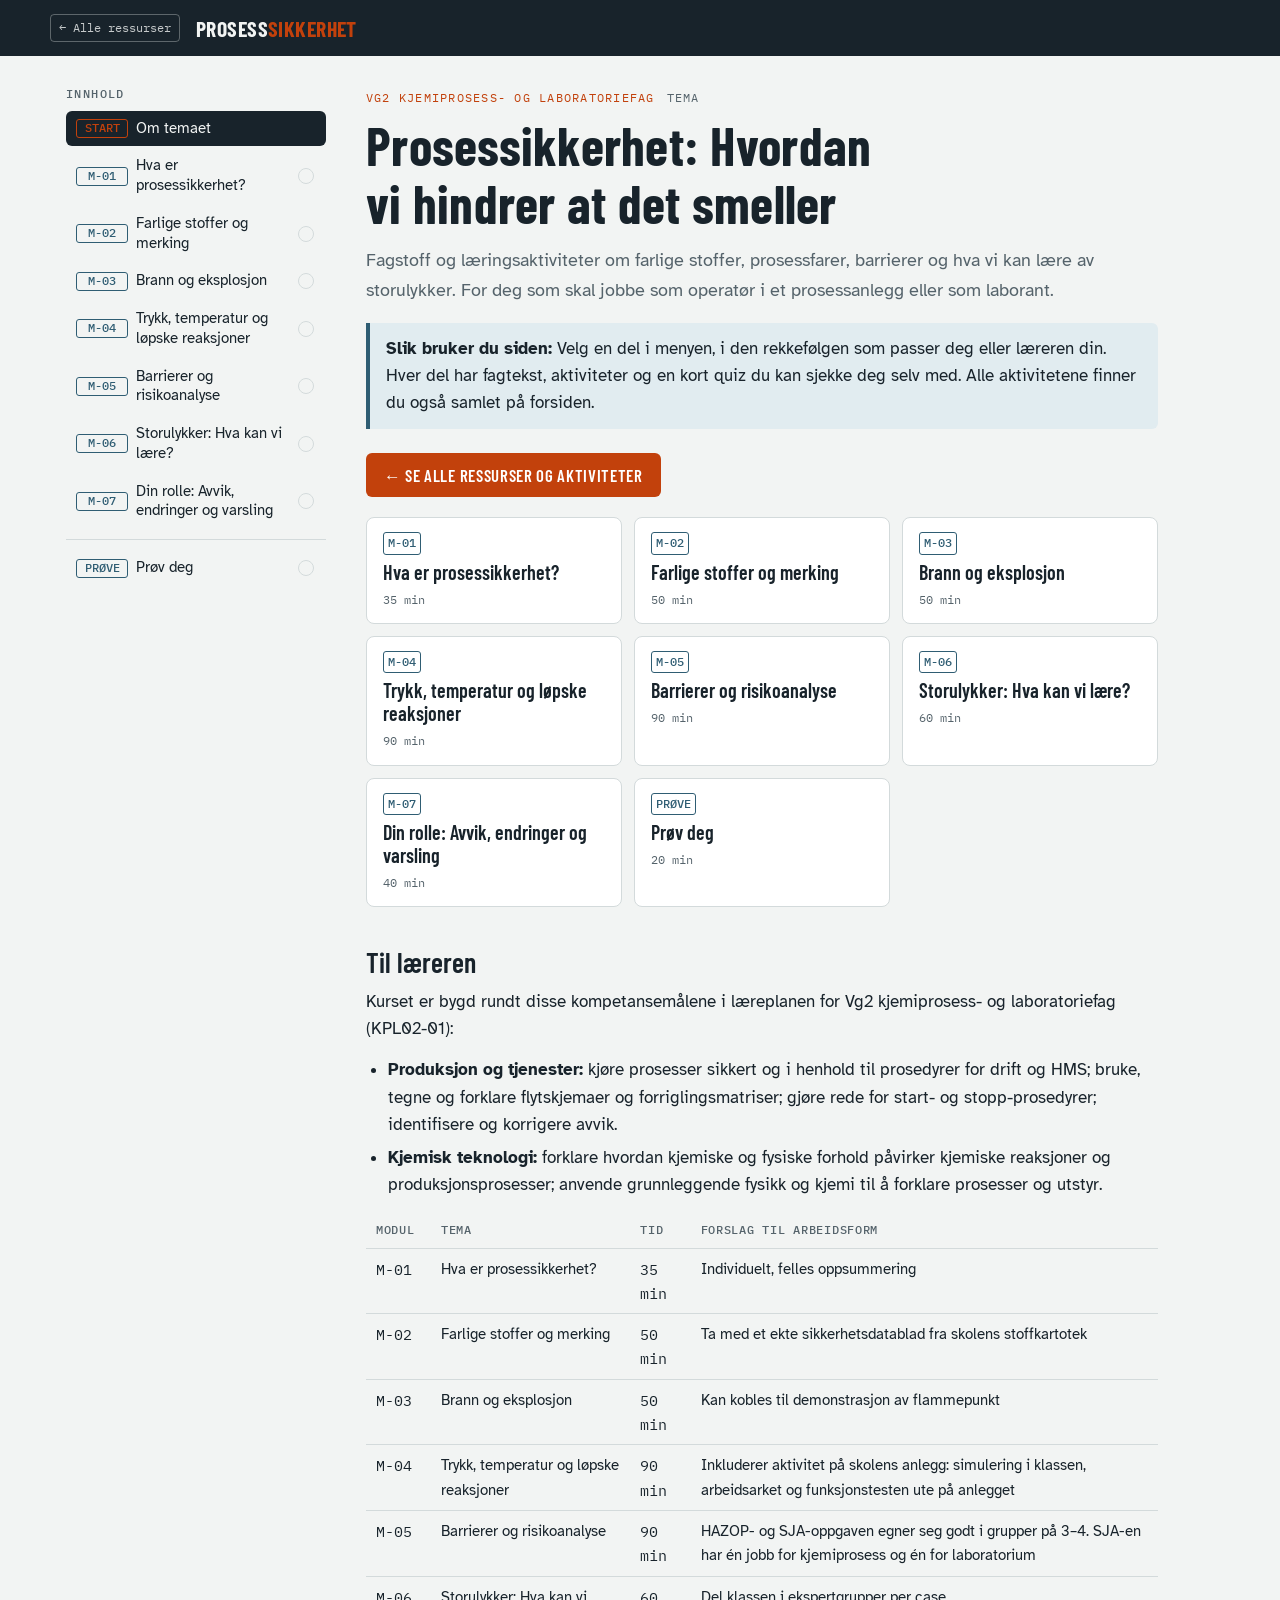
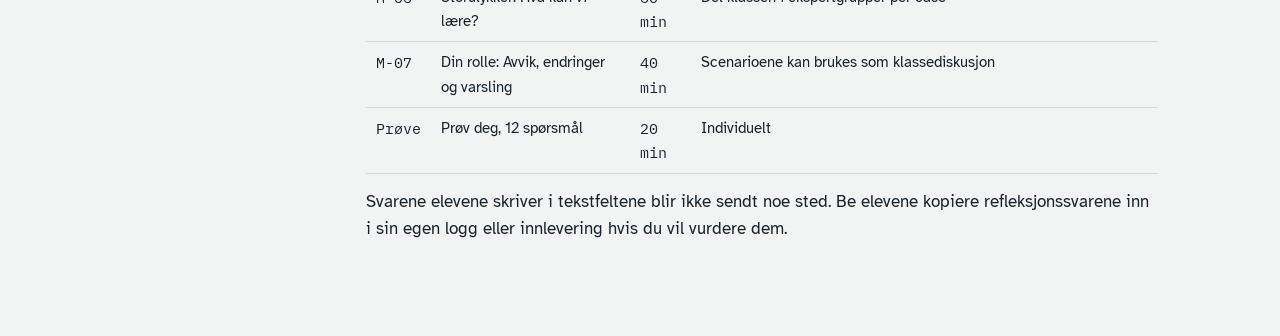
<file: prosessikkerhet/index.html>
<!DOCTYPE html>
<html lang="nb">
<head>
<meta charset="utf-8">
<meta name="viewport" content="width=device-width, initial-scale=1, viewport-fit=cover">
<style>:root{padding-top:env(safe-area-inset-top,0px);padding-bottom:env(safe-area-inset-bottom,0px)}body{margin:0}img{max-width:100%}[hidden]{display:none!important}</style>
<title>Prosessikkerhet Vg2</title>
<meta name="claude:viewport-fit-sides" content="cover">
<link rel="preconnect" href="https://fonts.googleapis.com">
<link rel="stylesheet" href="https://fonts.googleapis.com/css2?family=Barlow+Condensed:wght@500;600;700&family=Atkinson+Hyperlegible:ital,wght@0,400;0,700;1,400&family=IBM+Plex+Mono:wght@400;500&display=swap">
<style>
/* Layout: kontrollrom-inspirert – fast toppstripe med fremdrift, modulliste til venstre som en tagliste i et P&ID, lesekolonne på ~68 tegn. */
:root{
  --bg:#F2F4F3; --panel:#FFFFFF; --ink:#18232B; --muted:#55636B; --line:#D3DADB;
  --accent:#C2410C; --accent-soft:#FBE7DC; --steel:#2F5D73; --steel-soft:#E1ECF0;
  --ok:#2E7D4F; --ok-soft:#DFF1E6; --warn:#B7791F; --warn-soft:#FBF0D9; --bad:#B42318; --bad-soft:#FBE3E1;
  --ghs:#D7261E; --water:#A9D3E8;
  --f-display:"Barlow Condensed","Arial Narrow",Arial,sans-serif;
  --f-body:"Atkinson Hyperlegible",system-ui,-apple-system,"Segoe UI",sans-serif;
  --f-mono:"IBM Plex Mono",ui-monospace,Menlo,Consolas,monospace;
  --top-h:56px;
}
@media (prefers-color-scheme: dark){:root:not([data-theme="light"]){
  --bg:#12181C; --panel:#1A2228; --ink:#E6ECEE; --muted:#9AA8AF; --line:#2C3840;
  --accent:#F08A4B; --accent-soft:#3A2418; --steel:#7FB3CB; --steel-soft:#1C2F38;
  --ok:#6CCB93; --ok-soft:#173326; --warn:#E8B860; --warn-soft:#3A2E15; --bad:#F2857B; --bad-soft:#3D1E1B;
  --ghs:#F0544B; --water:#2A5C74; color-scheme:dark}}
:root[data-theme="dark"]{
  --bg:#12181C; --panel:#1A2228; --ink:#E6ECEE; --muted:#9AA8AF; --line:#2C3840;
  --accent:#F08A4B; --accent-soft:#3A2418; --steel:#7FB3CB; --steel-soft:#1C2F38;
  --ok:#6CCB93; --ok-soft:#173326; --warn:#E8B860; --warn-soft:#3A2E15; --bad:#F2857B; --bad-soft:#3D1E1B;
  --ghs:#F0544B; --water:#2A5C74; color-scheme:dark}

*{box-sizing:border-box}
body{background:var(--bg);color:var(--ink);font-family:var(--f-body);font-size:17px;line-height:1.6}
body::before{content:"";position:fixed;inset:0 0 auto;height:env(safe-area-inset-top,0px);z-index:30;background:var(--ink)}
a{color:var(--steel)}
:focus-visible{outline:3px solid var(--accent);outline-offset:2px}

/* Toppstripe */
.top{position:sticky;top:env(safe-area-inset-top,0px);z-index:20;background:var(--ink);color:var(--bg);
  padding-left:max(16px,env(safe-area-inset-left,0px));padding-right:max(16px,env(safe-area-inset-right,0px));padding-block:0}
.top-in{max-width:1180px;margin:0 auto;height:var(--top-h);display:flex;align-items:center;gap:16px}
.brand{font-family:var(--f-display);font-weight:700;font-size:1.35rem;letter-spacing:.02em;text-transform:uppercase;white-space:nowrap}
.brand span{color:var(--accent)}
.home-link{font-family:var(--f-mono);font-size:.78rem;color:var(--bg);opacity:.8;text-decoration:none;white-space:nowrap;border:1px solid color-mix(in srgb,var(--bg) 40%,transparent);border-radius:4px;padding:3px 8px}
.home-link:hover{opacity:1}
.prog{flex:1;display:flex;align-items:center;gap:10px;min-width:0;justify-content:flex-end}
.prog-bar{width:min(220px,30vw);height:8px;background:color-mix(in srgb,var(--bg) 25%,transparent);border-radius:4px;overflow:hidden}
.prog-fill{height:100%;background:var(--accent);width:0;transition:width .4s}
.prog-txt{font-family:var(--f-mono);font-size:.78rem;white-space:nowrap;opacity:.9}

/* Ramme */
.wrap{max-width:1180px;margin:0 auto;display:grid;grid-template-columns:260px minmax(0,1fr);gap:40px;
  padding-left:max(16px,env(safe-area-inset-left,0px));padding-right:max(16px,env(safe-area-inset-right,0px));padding-block:32px 80px}
nav.side{position:sticky;top:calc(var(--top-h) + env(safe-area-inset-top,0px) + 24px);align-self:start}
.side h2{font-family:var(--f-mono);font-size:.72rem;letter-spacing:.12em;text-transform:uppercase;color:var(--muted);margin:0 0 10px;font-weight:500}
.side ol{list-style:none;margin:0;padding:0;display:flex;flex-direction:column;gap:2px}
.side a{display:grid;grid-template-columns:52px 1fr 18px;align-items:center;gap:8px;padding:8px 10px;border-radius:6px;text-decoration:none;color:var(--ink);font-size:.95rem;line-height:1.3}
.side a:hover{background:var(--steel-soft)}
.side a[aria-current="page"]{background:var(--ink);color:var(--bg)}
.tag{font-family:var(--f-mono);font-size:.72rem;font-weight:500;border:1.5px solid currentColor;border-radius:3px;padding:1px 4px;text-align:center;color:var(--steel)}
.side a[aria-current="page"] .tag{color:var(--accent)}
.chk{width:16px;height:16px;border-radius:50%;border:1.5px solid var(--line)}
.chk.done{background:var(--ok);border-color:var(--ok)}
.side .sep{height:1px;background:var(--line);margin:8px 0}

/* Innhold */
main{min-width:0}
section.mod{max-width:72ch}
.eyebrow{font-family:var(--f-mono);font-size:.78rem;letter-spacing:.1em;text-transform:uppercase;color:var(--accent);display:flex;gap:12px;flex-wrap:wrap}
.eyebrow .t{color:var(--muted)}
h1,h2,h3{font-family:var(--f-display);line-height:1.1;text-wrap:balance;margin:0}
h1{font-size:clamp(2.2rem,5vw,3.3rem);font-weight:700;margin:8px 0 14px;letter-spacing:.005em}
h2{font-size:1.75rem;font-weight:600;margin:40px 0 10px}
h3{font-size:1.3rem;font-weight:600;margin:26px 0 6px}
p{margin:0 0 14px}
.lead{font-size:1.15rem;color:var(--muted)}
ul.b,ol.b{padding-left:22px;margin:0 0 14px}
ul.b li,ol.b li{margin-bottom:6px}
strong{font-weight:700}
.act{scroll-margin-top:calc(var(--top-h) + 20px)}
.act.flash{box-shadow:0 0 0 3px var(--accent);transition:box-shadow .3s}
.goals{background:var(--steel-soft);border-radius:8px;padding:16px 20px;margin:20px 0}
.goals h3{margin:0 0 6px;font-size:1.05rem;font-family:var(--f-mono);font-weight:500;text-transform:uppercase;letter-spacing:.08em;color:var(--steel)}
.goals ul{margin:0;padding-left:20px}
.callout{border-left:4px solid var(--accent);background:var(--accent-soft);padding:12px 16px;margin:18px 0;border-radius:0 6px 6px 0}
.callout.steel{border-color:var(--steel);background:var(--steel-soft)}
.def{display:grid;grid-template-columns:minmax(120px,30%) 1fr;gap:0;border-top:1px solid var(--line);margin:14px 0}
.def>div{padding:9px 10px 9px 0;border-bottom:1px solid var(--line)}
.def>div:nth-child(odd){font-weight:700}
.tbl{overflow-x:auto;margin:14px 0}
table{border-collapse:collapse;width:100%;font-size:.95rem}
th,td{text-align:left;padding:8px 10px;border-bottom:1px solid var(--line);vertical-align:top}
th{font-family:var(--f-mono);font-size:.75rem;letter-spacing:.06em;text-transform:uppercase;color:var(--muted);font-weight:500}
.num{font-variant-numeric:tabular-nums;font-family:var(--f-mono)}

/* Aktivitetsbokser */
.act{background:var(--panel);border:1px solid var(--line);border-radius:10px;padding:20px;margin:24px 0}
.act-h{display:flex;gap:10px;align-items:center;margin-bottom:10px;flex-wrap:wrap}
.act-h .lbl{font-family:var(--f-mono);font-size:.72rem;letter-spacing:.1em;text-transform:uppercase;background:var(--ink);color:var(--bg);padding:3px 8px;border-radius:3px}
.act-h h3{margin:0;font-size:1.25rem}
details{border:1px solid var(--line);border-radius:6px;padding:10px 14px;margin:10px 0;background:var(--bg)}
summary{cursor:pointer;font-weight:700;color:var(--steel)}
details[open] summary{margin-bottom:8px}
textarea{width:100%;min-height:90px;font:inherit;font-size:.95rem;padding:10px;border:1px solid var(--line);border-radius:6px;background:var(--bg);color:var(--ink);resize:vertical}
select{font:inherit;font-size:.95rem;padding:6px 8px;border:1px solid var(--line);border-radius:6px;background:var(--bg);color:var(--ink);max-width:100%}
.btn{font-family:var(--f-display);font-weight:600;font-size:1.05rem;letter-spacing:.04em;text-transform:uppercase;border:0;border-radius:6px;padding:9px 18px;cursor:pointer;background:var(--ink);color:var(--bg)}
.btn.alt{background:transparent;color:var(--ink);border:1.5px solid var(--ink)}
.btn.acc{background:var(--accent);color:#fff}
.btn:hover{filter:brightness(1.1)}
.row{display:flex;gap:10px;flex-wrap:wrap;align-items:center}
.fb{margin-top:12px;padding:10px 14px;border-radius:6px;font-size:.95rem}
.fb.ok{background:var(--ok-soft);color:var(--ink);border-left:4px solid var(--ok)}
.fb.bad{background:var(--bad-soft);color:var(--ink);border-left:4px solid var(--bad)}
.fb.mid{background:var(--warn-soft);color:var(--ink);border-left:4px solid var(--warn)}

/* Quiz */
.quiz{margin:16px 0 0;display:flex;flex-direction:column;gap:18px}
.q fieldset{border:0;padding:0;margin:0}
.q legend{font-weight:700;margin-bottom:8px;padding:0}
.q legend .qn{font-family:var(--f-mono);color:var(--accent);margin-right:6px;font-weight:500}
.opt{display:flex;gap:10px;align-items:flex-start;padding:8px 10px;border:1px solid var(--line);border-radius:6px;margin-bottom:6px;cursor:pointer;background:var(--bg)}
.opt:hover{border-color:var(--steel)}
.opt input{margin-top:5px;accent-color:var(--accent)}
.opt.right{border-color:var(--ok);background:var(--ok-soft)}
.opt.wrong{border-color:var(--bad);background:var(--bad-soft)}
.q .why{font-size:.9rem;color:var(--muted);margin-top:4px}

/* GHS */
.ghs-grid{display:grid;grid-template-columns:repeat(auto-fill,minmax(150px,1fr));gap:14px;margin-top:12px}
.ghs{display:flex;flex-direction:column;align-items:center;gap:8px;text-align:center;min-width:0}
.dia{width:104px;height:104px;display:block}

/* P&ID-skisse */
.pid-wrap{overflow-x:auto;margin-top:10px;border:1px solid var(--line);border-radius:8px;background:var(--bg)}
.pid{display:block;width:100%;min-width:620px;height:auto;font-family:var(--f-mono)}
.pid text{fill:var(--ink);font-size:11px}
.pid .lbl2{fill:var(--muted);font-size:10.5px}
.pid .ln{stroke:var(--ink);stroke-width:2;fill:none}
.pid .vessel{fill:var(--panel);stroke:var(--ink);stroke-width:2.5}
.pid .valve{fill:var(--panel);stroke:var(--ink);stroke-width:2}
.pid g.lay{--c:var(--ink)}
.pid g.reg{--c:var(--steel)} .pid g.alm{--c:var(--warn)} .pid g.trp{--c:var(--bad)} .pid g.psv{--c:var(--accent)}
.pid g.lay .sig{stroke:var(--c);stroke-width:1.8;stroke-dasharray:5 4;fill:none}
.pid g.lay .imp{stroke:var(--c);stroke-width:2;fill:none}
.pid g.lay .bub{fill:var(--panel);stroke:var(--c);stroke-width:2}
.pid g.lay .box{fill:var(--panel);stroke:var(--c);stroke-width:2}
.pid g.lay .bt{fill:var(--c);font-size:10.5px;font-weight:500}
.pid g.lay .vl{fill:var(--panel);stroke:var(--c);stroke-width:2}
.pid g.lay.on .bub,.pid g.lay.on .box,.pid g.lay.on .vl{fill:var(--c)}
.pid g.lay.on .bt{fill:var(--panel)}
.pid g.lay .tg{fill:var(--c);font-size:10.5px;font-weight:500}
.pid g.lay.on .sig{stroke-width:3}
.pid g.lay.dead{opacity:.35}
.pid .pv{font-family:var(--f-display);font-size:26px;font-weight:700}
.pid .gas{fill:var(--accent-soft)}
.ladder{display:flex;flex-direction:column;gap:4px;margin-top:14px;font-size:.92rem}
.ladder div{display:grid;grid-template-columns:70px 14px 1fr;gap:10px;align-items:center;padding:5px 10px;border-radius:5px;border:1px solid var(--line);background:var(--bg)}
.ladder .sw{width:14px;height:14px;border-radius:3px}
.ladder div.hit{border-color:var(--ink);font-weight:700}
.legend{display:flex;flex-wrap:wrap;gap:8px 18px;margin-top:10px;font-size:.85rem}
.legend span{display:inline-flex;align-items:center;gap:6px}
.legend i{width:22px;height:0;border-top:2.5px dashed;display:inline-block}
.ghs .code{font-family:var(--f-mono);font-size:.75rem;color:var(--muted)}
.ghs select{width:100%}

/* Brennbarhetsområde */
.range-wrap{margin-top:8px}
input[type=range]{width:100%;accent-color:var(--accent)}
.scale{position:relative;height:34px;border-radius:6px;overflow:hidden;display:flex;margin-top:8px;font-family:var(--f-mono);font-size:.72rem}
.scale div{display:grid;place-items:center;color:var(--ink)}
.readout{font-family:var(--f-mono);font-size:1.6rem;margin-top:10px;font-variant-numeric:tabular-nums}
.state{display:inline-block;font-family:var(--f-display);font-weight:700;font-size:1.15rem;letter-spacing:.04em;text-transform:uppercase;padding:4px 10px;border-radius:4px;margin-left:8px;vertical-align:middle}
.state.ok{background:var(--ok-soft);color:var(--ok)}
.state.bad{background:var(--bad-soft);color:var(--bad)}
.state.mid{background:var(--warn-soft);color:var(--warn)}

/* Reaktor */
.bars{display:grid;grid-template-columns:110px 1fr 60px;gap:8px 10px;align-items:center;margin-top:12px;font-size:.92rem}
.bar{height:16px;background:var(--line);border-radius:3px;overflow:hidden}
.bar i{display:block;height:100%;transition:width .2s}

/* Risikomatrise */
.matrix{display:grid;grid-template-columns:auto repeat(5,minmax(0,1fr));gap:3px;margin-top:12px;font-size:.8rem}
.matrix .ax{font-family:var(--f-mono);color:var(--muted);display:grid;place-items:center;padding:4px;text-align:center}
.cell{aspect-ratio:1.6;border:0;border-radius:4px;cursor:pointer;font-family:var(--f-mono);font-size:.85rem;color:#18232B;max-width:100%}
.cell.sel{outline:3px solid var(--ink);outline-offset:1px}
.lo{background:#9BD3AE}.me{background:#F3D27A}.hi{background:#F0A07C}.vh{background:#E5675C}

/* Bowtie */
.bowtie{display:grid;grid-template-columns:1fr auto 1fr;gap:10px;align-items:center;margin-top:12px}
.bt-col{display:flex;flex-direction:column;gap:6px;min-width:0}
.bt-item{background:var(--bg);border:1px solid var(--line);border-radius:5px;padding:6px 8px;font-size:.85rem}
.bt-item.cause{border-left:4px solid var(--steel)}
.bt-item.cons{border-left:4px solid var(--bad)}
.bt-item b{font-family:var(--f-mono);font-size:.7rem;color:var(--muted);font-weight:500;display:block;text-transform:uppercase;letter-spacing:.06em}
.knot{width:110px;height:110px;border-radius:50%;background:var(--accent);color:#fff;display:grid;place-items:center;text-align:center;font-family:var(--f-display);font-weight:700;font-size:1rem;line-height:1.1;padding:10px}
.bt-bar{font-family:var(--f-mono);font-size:.7rem;background:var(--ink);color:var(--bg);padding:3px 6px;border-radius:3px;align-self:flex-start}

/* Caser */
.case{border:1px solid var(--line);border-radius:10px;background:var(--panel);margin:22px 0;overflow:hidden}
.case-h{background:var(--ink);color:var(--bg);padding:14px 20px;display:flex;justify-content:space-between;gap:12px;flex-wrap:wrap;align-items:baseline}
.case-h h3{margin:0;font-size:1.5rem}
.case-h .meta{font-family:var(--f-mono);font-size:.8rem;opacity:.85}
.case-b{padding:18px 20px}
.facts{display:grid;grid-template-columns:repeat(auto-fit,minmax(140px,1fr));gap:10px;margin-bottom:14px}
.fact{border-top:3px solid var(--accent);padding-top:6px}
.fact b{display:block;font-family:var(--f-display);font-size:1.5rem;line-height:1.1}
.fact span{font-size:.82rem;color:var(--muted)}
.chklist label{display:flex;gap:10px;align-items:flex-start;padding:5px 0;cursor:pointer}
.chklist input{margin-top:5px;accent-color:var(--accent)}

/* Scenario */
.scene{background:var(--steel-soft);border-radius:8px;padding:14px 16px;margin:10px 0;font-size:1rem}
.choices{display:flex;flex-direction:column;gap:8px;margin-top:10px}
.choices button{text-align:left;font:inherit;font-size:.97rem;padding:10px 12px;border:1px solid var(--line);border-radius:6px;background:var(--bg);color:var(--ink);cursor:pointer}
.choices button:hover{border-color:var(--steel)}

.pager{display:flex;justify-content:space-between;gap:12px;margin-top:48px;padding-top:20px;border-top:1px solid var(--line);flex-wrap:wrap}
.score{font-family:var(--f-display);font-size:2.4rem;font-weight:700}
.home-grid{display:grid;grid-template-columns:repeat(auto-fill,minmax(230px,1fr));gap:12px;margin:20px 0}
.home-card{display:flex;flex-direction:column;gap:6px;padding:14px 16px;background:var(--panel);border:1px solid var(--line);border-radius:8px;text-decoration:none;color:var(--ink)}
.home-card:hover{border-color:var(--steel)}
.home-card .h{font-family:var(--f-display);font-size:1.25rem;font-weight:600;line-height:1.15}
.home-card .m{font-family:var(--f-mono);font-size:.75rem;color:var(--muted)}
.mob-nav{display:none}


/* Nivåsimulering og arbeidsark */
.pid .water{fill:var(--water)}
.pid .tankbg{fill:var(--panel)}
.pid .tankol{fill:none;stroke:var(--ink);stroke-width:2.5}
.pid .mark{stroke:var(--muted);stroke-width:1;stroke-dasharray:3 3}
.pid .flow{stroke:var(--water);stroke-width:5;fill:none;stroke-dasharray:8 8;animation:fl .8s linear infinite}
.pid .off{display:none}
.pid .pump{fill:var(--panel);stroke:var(--ink);stroke-width:2}
.pid .pump.run{fill:var(--steel-soft);stroke:var(--steel)}
.pid .pump.trip{stroke:var(--bad)}
.pid .pvs{paint-order:stroke;stroke:var(--panel);stroke-width:5px;stroke-linejoin:round}
.pid g.lay.on .imp{stroke-width:3.5}
@keyframes fl{to{stroke-dashoffset:-16}}
.btn.sm{font-size:.95rem;padding:7px 12px}
.btn:disabled{opacity:.4;cursor:not-allowed;filter:none}
.nv-ctl{display:grid;grid-template-columns:repeat(auto-fit,minmax(250px,1fr));gap:14px;margin-top:14px}
.nv-ctl fieldset{border:1px solid var(--line);border-radius:8px;padding:10px 14px;margin:0;min-width:0;display:flex;flex-direction:column;gap:8px}
.nv-ctl legend{font-family:var(--f-mono);font-size:.72rem;letter-spacing:.1em;text-transform:uppercase;color:var(--muted);padding:0 4px}
.nv-ctl label.cb{display:flex;gap:8px;align-items:flex-start;cursor:pointer;font-size:.93rem;line-height:1.35}
.nv-ctl label.cb input{margin-top:3px;accent-color:var(--accent)}
.nv-status{display:grid;grid-template-columns:auto 1fr;gap:6px 12px;align-items:center;margin-top:14px;font-size:.93rem}
.nv-status .state{font-size:.95rem;margin:0;justify-self:start}
.nv-log{list-style:none;margin:6px 0 0;padding:8px 10px;max-height:150px;overflow:auto;border:1px solid var(--line);border-radius:6px;background:var(--bg);font-size:.85rem;display:flex;flex-direction:column;gap:3px}
.nv-log:empty::before{content:"Ingen hendelser ennå. Start simuleringen.";color:var(--muted)}
.nv-log .num{color:var(--muted);margin-right:6px}
.ws table{min-width:640px}
.ws td.c,.ws th.c{text-align:center}
.ws input[type=text]{width:100%;min-width:110px;font:inherit;font-size:.9rem;padding:6px 8px;border:1px solid var(--line);border-radius:5px;background:var(--bg);color:var(--ink)}
.ws input[type=checkbox]{width:18px;height:18px;accent-color:var(--accent)}
.ws h3{margin-top:22px}
@media (prefers-reduced-motion:reduce){.pid .flow{animation:none}}

.sja table{min-width:780px}
.sja td{padding:6px}
.sja textarea.cell{min-height:58px;font-family:var(--f-body);font-size:.88rem;line-height:1.35;padding:6px 8px;min-width:110px}
.sja select{font-size:.9rem;padding:4px}
.sja .c{text-align:center}
.sja-meta{display:grid;grid-template-columns:repeat(auto-fit,minmax(200px,1fr));gap:12px;margin-top:12px}
.sja input[type=text]{width:100%;font:inherit;font-size:.95rem;padding:7px 9px;border:1px solid var(--line);border-radius:5px;background:var(--bg);color:var(--ink);margin-top:4px}
.seg{display:flex;flex-wrap:wrap;gap:8px;margin:6px 0 4px}
.seg button[aria-pressed="true"]{background:var(--ink);color:var(--bg)}
.risk{display:inline-block;min-width:34px;text-align:center;border-radius:4px;padding:3px 6px;font-family:var(--f-mono);color:#18232B}
.risk.none{color:var(--muted)}
.del{background:none;border:1px solid var(--line);border-radius:4px;color:var(--muted);cursor:pointer;width:30px;height:30px;font:inherit;font-size:1.1rem}
.del:hover{border-color:var(--bad);color:var(--bad)}
@media (max-width:860px){
  .wrap{grid-template-columns:minmax(0,1fr);gap:0;padding-block:20px 60px}
  nav.side{display:none}
  .mob-nav{display:block;margin-bottom:18px}
  .mob-nav select{width:100%;font-size:1rem;padding:10px}
  .prog-bar{display:none}
  .brand{font-size:1.15rem}
  .bowtie{grid-template-columns:minmax(0,1fr)}
  .knot{margin:0 auto}
  .def{grid-template-columns:1fr}
  .def>div:nth-child(odd){border-bottom:0;padding-bottom:0}
  body{font-size:16px}
}
@media (prefers-reduced-motion:reduce){*{transition:none!important}}
</style>
</head>
<body>

<header class="top">
  <div class="top-in">
    <a class="home-link" href="../" title="Til forsiden av Kjemiprosess læringslab">← Alle ressurser</a><div class="brand">Prosess<span>sikkerhet</span></div>
    <div class="prog" aria-label="Fremdrift" hidden>
      <div class="prog-bar"><div class="prog-fill" id="progFill"></div></div>
      <div class="prog-txt" id="progTxt">0 av 7 moduler</div>
    </div>
  </div>
</header>

<div class="wrap">
  <nav class="side" aria-label="Moduler">
    <h2>Innhold</h2>
    <ol id="navList"></ol>
  </nav>

  <main id="main">
    <div class="mob-nav"><label for="mobSel" class="eyebrow" style="margin-bottom:6px">Gå til modul</label><select id="mobSel"></select></div>

<!-- ============ START ============ -->
<section class="mod" data-id="start">
  <div class="eyebrow"><span>Vg2 kjemiprosess- og laboratoriefag</span><span class="t">Tema</span></div>
  <h1>Prosessikkerhet: Hvordan vi hindrer at det smeller</h1>
  <p class="lead">Fagstoff og læringsaktiviteter om farlige stoffer, prosessfarer, barrierer og hva vi kan lære av storulykker. For deg som skal jobbe som operatør i et prosessanlegg eller som laborant.</p>

  <div class="callout steel">
    <p style="margin:0"><strong>Slik bruker du siden:</strong> Velg en del i menyen, i den rekkefølgen som passer deg eller læreren din. Hver del har fagtekst, aktiviteter og en kort quiz du kan sjekke deg selv med. Alle aktivitetene finner du også samlet på forsiden.</p>
  </div>

  <div class="home-grid" id="homeGrid"></div>

  <h2>Til læreren</h2>
  <p>Kurset er bygd rundt disse kompetansemålene i læreplanen for Vg2 kjemiprosess- og laboratoriefag (KPL02-01):</p>
  <ul class="b">
    <li><strong>Produksjon og tjenester:</strong> kjøre prosesser sikkert og i henhold til prosedyrer for drift og HMS; bruke, tegne og forklare flytskjemaer og forriglingsmatriser; gjøre rede for start- og stopp-prosedyrer; identifisere og korrigere avvik.</li>
    <li><strong>Kjemisk teknologi:</strong> forklare hvordan kjemiske og fysiske forhold påvirker kjemiske reaksjoner og produksjonsprosesser; anvende grunnleggende fysikk og kjemi til å forklare prosesser og utstyr.</li>
  </ul>
  <div class="tbl"><table>
    <thead><tr><th>Modul</th><th>Tema</th><th>Tid</th><th>Forslag til arbeidsform</th></tr></thead>
    <tbody>
      <tr><td class="num">M-01</td><td>Hva er prosessikkerhet?</td><td class="num">35 min</td><td>Individuelt, felles oppsummering</td></tr>
      <tr><td class="num">M-02</td><td>Farlige stoffer og merking</td><td class="num">50 min</td><td>Ta med et ekte sikkerhetsdatablad fra skolens stoffkartotek</td></tr>
      <tr><td class="num">M-03</td><td>Brann og eksplosjon</td><td class="num">50 min</td><td>Kan kobles til demonstrasjon av flammepunkt</td></tr>
      <tr><td class="num">M-04</td><td>Trykk, temperatur og løpske reaksjoner</td><td class="num">90 min</td><td>Inkluderer aktivitet på skolens anlegg: simulering i klassen, arbeidsarket og funksjonstesten ute på anlegget</td></tr>
      <tr><td class="num">M-05</td><td>Barrierer og risikoanalyse</td><td class="num">90 min</td><td>HAZOP- og SJA-oppgaven egner seg godt i grupper på 3–4. SJA-en har én jobb for kjemiprosess og én for laboratorium</td></tr>
      <tr><td class="num">M-06</td><td>Storulykker: Hva kan vi lære?</td><td class="num">60 min</td><td>Del klassen i ekspertgrupper per case</td></tr>
      <tr><td class="num">M-07</td><td>Din rolle: Avvik, endringer og varsling</td><td class="num">40 min</td><td>Scenarioene kan brukes som klassediskusjon</td></tr>
      <tr><td class="num">Prøve</td><td>Prøv deg, 12 spørsmål</td><td class="num">20 min</td><td>Individuelt</td></tr>
    </tbody>
  </table></div>
  <p>Svarene elevene skriver i tekstfeltene blir ikke sendt noe sted. Be elevene kopiere refleksjonssvarene inn i sin egen logg eller innlevering hvis du vil vurdere dem.</p>
</section>

<!-- ============ M1 ============ -->
<section class="mod" data-id="m1" hidden>
  <div class="eyebrow"><span>Modul M-01</span><span class="t">Ca. 35 min</span></div>
  <h1>Hva er prosessikkerhet?</h1>
  <p class="lead">I et prosessanlegg er det store mengder energi og farlige stoffer innestengt i rør, tanker og reaktorer. Prosessikkerhet handler om å holde dem der.</p>

  <div class="goals"><h3>Etter denne modulen skal du kunne</h3><ul>
    <li>forklare forskjellen på personsikkerhet og prosessikkerhet</li>
    <li>forklare hva et tap av inneslutning er</li>
    <li>nevne regelverk og myndigheter som gjelder for prosessindustrien i Norge</li>
  </ul></div>

  <h2>To typer sikkerhet</h2>
  <p>Når vi snakker om sikkerhet på jobben, tenker de fleste på å ikke snuble, ikke klemme fingrene og bruke vernebriller. Dette er <strong>personsikkerhet</strong>. Det handler om skader som rammer én person, ofte her og nå.</p>
  <p><strong>Prosessikkerhet</strong> handler om noe annet: å hindre at farlige stoffer eller energi slipper ut av prosessen. Når det går galt, kan det bli brann, eksplosjon eller giftutslipp som rammer mange mennesker, miljøet og hele anlegget.</p>

  <div class="tbl"><table>
    <thead><tr><th></th><th>Personsikkerhet</th><th>Prosessikkerhet</th></tr></thead>
    <tbody>
      <tr><td><strong>Typisk hendelse</strong></td><td>Fall, kutt, klemskade, sprut i øyet</td><td>Lekkasje, brann, eksplosjon, giftutslipp</td></tr>
      <tr><td><strong>Hvor ofte</strong></td><td>Relativt ofte</td><td>Sjelden</td></tr>
      <tr><td><strong>Konsekvens</strong></td><td>Oftest én person</td><td>Kan ramme mange, også utenfor anlegget</td></tr>
      <tr><td><strong>Typiske tiltak</strong></td><td>Verneutstyr, rydding, opplæring</td><td>Riktig design, trykkavlastning, alarmer, forriglinger, vedlikehold, prosedyrer</td></tr>
    </tbody>
  </table></div>

  <div class="callout">
    <p style="margin:0"><strong>Viktig poeng:</strong> Et anlegg kan ha svært få personskader og likevel være nær en storulykke. Mange av de verste ulykkene skjedde på anlegg som var stolte av lav skadestatistikk. God personsikkerhet betyr ikke automatisk god prosessikkerhet.</p>
  </div>

  <h2>Tap av inneslutning</h2>
  <p>Det viktigste begrepet i prosessikkerhet er <strong>tap av inneslutning</strong> (på engelsk <em>loss of containment</em>). Det betyr at et stoff kommer ut av rør, tank eller utstyr der det skal være. Nesten alle storulykker starter slik.</p>
  <p>Vanlige årsaker er:</p>
  <ul class="b">
    <li><strong>Overtrykk</strong>: trykket blir høyere enn utstyret tåler.</li>
    <li><strong>Overfylling</strong>: en tank eller kolonne fylles for mye.</li>
    <li><strong>Korrosjon og slitasje</strong>: rør og pakninger blir svakere over tid.</li>
    <li><strong>Feil under vedlikehold</strong>: en flens er ikke tett, en ventil står åpen.</li>
    <li><strong>Feil betjening</strong>: feil ventil åpnes, feil rekkefølge ved oppstart.</li>
  </ul>

  <h2>Hvem passer på?</h2>
  <p>I Norge gjelder flere regelverk for prosessindustrien. Du trenger ikke kunne dem utenat, men du bør vite at de finnes:</p>
  <div class="def">
    <div>Arbeidsmiljøloven</div><div>Gjelder alle arbeidsplasser. Arbeidsgiver skal sørge for et fullt forsvarlig arbeidsmiljø. Arbeidstilsynet fører tilsyn.</div>
    <div>Storulykkeforskriften</div><div>Gjelder virksomheter som har store mengder farlige stoffer. Den bygger på EUs Seveso-direktiv, oppkalt etter en ulykke i Italia i 1976. DSB (Direktoratet for samfunnssikkerhet og beredskap) har tilsyn sammen med andre etater.</div>
    <div>Internkontroll­forskriften</div><div>Virksomheten skal ha et system for å kartlegge farer, vurdere risiko og følge opp HMS.</div>
    <div>Havindustri­tilsynet</div><div>Fører tilsyn med petroleumsvirksomheten og landanlegg som Kårstø og Mongstad. Het tidligere Petroleumstilsynet.</div>
  </div>

  <div class="act" id="se-deg-rundt">
    <div class="act-h"><span class="lbl">Refleksjon</span><h3>Se deg rundt</h3></div>
    <p>Tenk på skolens prosessanlegg eller laboratorium. Nevn ett eksempel på en personsikkerhetsfare og ett eksempel på en prosessikkerhetsfare.</p>
    <label for="r1" class="eyebrow t" style="margin-bottom:4px">Ditt svar</label>
    <textarea id="r1" placeholder="Personsikkerhet: … Prosessikkerhet: …"></textarea>
    <details><summary>Vis eksempler</summary>
      <p><strong>Personsikkerhet:</strong> glatt gulv ved vasken, varme overflater på en varmeveksler, glass som kan knuse.</p>
      <p style="margin:0"><strong>Prosessikkerhet:</strong> en kolonne med brennbar væske som kan få overtrykk, en lekkasje av ammoniakk fra et kuldeanlegg, en reaksjon i en kolbe som kan løpe løpsk.</p>
    </details>
  </div>

  <div class="act" id="quiz-m1"><div class="act-h"><span class="lbl">Quiz</span><h3>Sjekk deg selv</h3></div><div class="quiz" data-quiz="m1"></div></div>
  <div class="pager"></div>
</section>

<!-- ============ M2 ============ -->
<section class="mod" data-id="m2" hidden>
  <div class="eyebrow"><span>Modul M-02</span><span class="t">Ca. 50 min</span></div>
  <h1>Farlige stoffer og merking</h1>
  <p class="lead">Du kan ikke beskytte deg mot en fare du ikke vet om. Merking og sikkerhetsdatablad forteller deg hva stoffet kan gjøre og hvordan du håndterer det.</p>

  <div class="goals"><h3>Etter denne modulen skal du kunne</h3><ul>
    <li>kjenne igjen de ni farepiktogrammene i CLP og forklare hva de betyr</li>
    <li>forklare H-setninger, P-setninger og signalordene «Fare» og «Advarsel»</li>
    <li>finne riktig informasjon i et sikkerhetsdatablad</li>
    <li>bruke tiltakshierarkiet for å velge riktige vernetiltak</li>
  </ul></div>

  <h2>CLP: Felles merking i hele Europa</h2>
  <p>CLP-forordningen (Classification, Labelling and Packaging) bygger på FNs globale system GHS. Alle farlige kjemikalier skal merkes på samme måte i hele EU/EØS. En CLP-etikett inneholder:</p>
  <ul class="b">
    <li><strong>Farepiktogram</strong>: rød ruter med svart symbol på hvit bunn.</li>
    <li><strong>Signalord</strong>: «Fare» for de alvorligste farene, «Advarsel» for mindre alvorlige.</li>
    <li><strong>H-setninger</strong> (Hazard): beskriver faren. Eksempel: H225 «Meget brannfarlig væske og damp».</li>
    <li><strong>P-setninger</strong> (Precautionary): forteller hva du skal gjøre. Eksempel: P210 «Holdes vekk fra varme, varme overflater, gnister, åpen flamme og andre antennelseskilder».</li>
    <li>Produktnavn og leverandørens navn, adresse og telefonnummer.</li>
  </ul>
  <p>H-setningene er gruppert: <span class="num">H2xx</span> er fysiske farer (brann, eksplosjon), <span class="num">H3xx</span> er helsefarer og <span class="num">H4xx</span> er miljøfarer.</p>

  <div class="act" id="piktogrammer">
    <div class="act-h"><span class="lbl">Aktivitet</span><h3>Hva betyr piktogrammet?</h3></div>
    <p>Velg riktig betydning for hvert av de ni piktogrammene, og trykk «Sjekk svar». Tegningene er forenklet, men har de samme symbolene som du finner på ekte etiketter.</p>
    <div class="ghs-grid" id="ghsGrid"></div>
    <div class="row" style="margin-top:16px"><button class="btn" id="ghsCheck">Sjekk svar</button><button class="btn alt" id="ghsReset">Prøv igjen</button></div>
    <div id="ghsFb"></div>
  </div>

  <h2>Sikkerhetsdatabladet (SDS)</h2>
  <p>Leverandøren skal gi deg et sikkerhetsdatablad for alle farlige kjemikalier. Det har alltid 16 avsnitt i samme rekkefølge. Arbeidsgiver skal ha et <strong>stoffkartotek</strong> med oppdaterte datablader for alle farlige kjemikalier på arbeidsplassen.</p>
  <div class="tbl"><table>
    <thead><tr><th>Avsnitt</th><th>Innhold</th><th>Når trenger du det?</th></tr></thead>
    <tbody>
      <tr><td class="num">2</td><td>Fareidentifikasjon</td><td>Hvilke farer har stoffet?</td></tr>
      <tr><td class="num">4</td><td>Førstehjelpstiltak</td><td>Noen har fått stoffet i øyet eller på huden</td></tr>
      <tr><td class="num">5</td><td>Brannbekjempelse</td><td>Hvilket slokkemiddel kan brukes?</td></tr>
      <tr><td class="num">6</td><td>Tiltak ved utilsiktet utslipp</td><td>Det har lekket ut</td></tr>
      <tr><td class="num">7</td><td>Håndtering og lagring</td><td>Hvordan og sammen med hva stoffet kan lagres</td></tr>
      <tr><td class="num">8</td><td>Eksponeringskontroll og personlig verneutstyr</td><td>Grenseverdier, hansker, åndedrettsvern</td></tr>
      <tr><td class="num">9</td><td>Fysiske og kjemiske egenskaper</td><td>Flammepunkt, kokepunkt, damptrykk</td></tr>
      <tr><td class="num">10</td><td>Stabilitet og reaktivitet</td><td>Hva stoffet ikke må blandes med</td></tr>
      <tr><td class="num">13</td><td>Disponering</td><td>Hvordan avfallet skal håndteres</td></tr>
    </tbody>
  </table></div>

  <h2>Tiltakshierarkiet</h2>
  <p>Når du skal jobbe med et farlig stoff, velger du tiltak i denne rekkefølgen. Tiltakene øverst er mest effektive fordi de fjerner eller reduserer faren, mens verneutstyr bare beskytter den som har det på.</p>
  <ol class="b">
    <li><strong>Eliminering</strong>: trengs stoffet i det hele tatt?</li>
    <li><strong>Substitusjon</strong>: bytt til et mindre farlig stoff. Arbeidsgiver har plikt til å vurdere dette (substitusjonsplikten).</li>
    <li><strong>Tekniske tiltak</strong>: lukkede systemer, avtrekksskap, punktavsug, ventilasjon.</li>
    <li><strong>Administrative tiltak</strong>: prosedyrer, opplæring, begrenset arbeidstid, merking.</li>
    <li><strong>Personlig verneutstyr</strong>: hansker, briller, visir, åndedrettsvern. Siste forsvarslinje.</li>
  </ol>

  <div class="act" id="datablad">
    <div class="act-h"><span class="lbl">Oppgave</span><h3>Les et ekte datablad</h3></div>
    <p>Finn sikkerhetsdatabladet for <strong>aceton</strong> i skolens stoffkartotek (eller spør læreren). Svar på spørsmålene:</p>
    <ol class="b">
      <li>Hvilke piktogrammer og hvilket signalord har aceton?</li>
      <li>Hva er flammepunktet? I hvilket avsnitt fant du det?</li>
      <li>Hvilke hansker anbefales?</li>
      <li>Hva skal du gjøre hvis aceton kommer i øynene?</li>
    </ol>
    <label for="r2" class="eyebrow t" style="margin-bottom:4px">Dine svar</label>
    <textarea id="r2"></textarea>
    <details><summary>Vis løsningsforslag</summary>
      <p>Aceton har vanligvis piktogrammene <strong>flamme</strong> og <strong>utropstegn</strong> og signalordet <strong>«Fare»</strong>. H-setninger er typisk H225 (meget brannfarlig), H319 (gir alvorlig øyeirritasjon) og H336 (kan gi døsighet eller svimmelhet).</p>
      <p>Flammepunktet er omtrent <strong class="num">−20 °C</strong> (avsnitt 9). Det betyr at aceton avgir nok damp til å kunne antennes selv i et kaldt rom.</p>
      <p>Mange vanlige engangshansker av nitril beskytter dårlig mot aceton. Databladet anbefaler ofte butylgummi. Sjekk avsnitt 8 i ditt datablad, fordi anbefalingen varierer.</p>
      <p style="margin:0">Ved øyekontakt: skyll med vann i flere minutter, fjern kontaktlinser hvis det er lett, og fortsett å skylle (avsnitt 4).</p>
    </details>
  </div>

  <div class="act" id="quiz-m2"><div class="act-h"><span class="lbl">Quiz</span><h3>Sjekk deg selv</h3></div><div class="quiz" data-quiz="m2"></div></div>
  <div class="pager"></div>
</section>

<!-- ============ M3 ============ -->
<section class="mod" data-id="m3" hidden>
  <div class="eyebrow"><span>Modul M-03</span><span class="t">Ca. 50 min</span></div>
  <h1>Brann og eksplosjon</h1>
  <p class="lead">Brann og eksplosjon er den vanligste typen storulykke i prosessindustrien. For å forhindre dem må du forstå hva som skal til for at noe brenner.</p>

  <div class="goals"><h3>Etter denne modulen skal du kunne</h3><ul>
    <li>forklare branntrekanten og hvordan vi bruker den til å forebygge</li>
    <li>forklare flammepunkt, selvantennelsestemperatur og eksplosjonsgrenser</li>
    <li>nevne vanlige tennkilder i et prosessanlegg</li>
    <li>forklare hva ATEX-soner er</li>
  </ul></div>

  <h2>Branntrekanten</h2>
  <p>For at noe skal brenne, trengs tre ting samtidig:</p>
  <ul class="b">
    <li><strong>Brensel</strong>: en brennbar gass, damp, væske, støv eller fast stoff.</li>
    <li><strong>Oksygen</strong>: vanligvis fra luft (ca. 21 % oksygen), men også oksiderende stoffer kan levere oksygen.</li>
    <li><strong>Tennkilde</strong>: noe som gir nok energi til å starte forbrenningen.</li>
  </ul>
  <p>Fjerner du én av de tre, kan det ikke brenne. Hele brannforebyggingen i et anlegg handler om dette: Vi holder brenselet innestengt, vi bruker nitrogen for å fortrenge oksygen i tanker (inertisering), og vi kontrollerer tennkildene.</p>

  <h2>Viktige begreper</h2>
  <div class="def">
    <div>Flammepunkt</div><div>Den laveste temperaturen der en væske avgir så mye damp at dampen kan antennes av en tennkilde. Jo lavere flammepunkt, desto farligere. Bensin har flammepunkt rundt −40 °C, etanol rundt 13 °C og diesel over 55 °C.</div>
    <div>Selvantennelses­temperatur</div><div>Temperaturen der et stoff antennes av seg selv, uten gnist eller flamme. En varm overflate, som et damprør eller en eksosmanifold, kan være nok.</div>
    <div>Nedre eksplosjons­grense (LEL)</div><div>Den laveste konsentrasjonen av gass eller damp i luft som kan antennes. Under denne er blandingen for «mager».</div>
    <div>Øvre eksplosjons­grense (UEL)</div><div>Den høyeste konsentrasjonen som kan antennes. Over denne er blandingen for «fet», det er for lite oksygen.</div>
  </div>
  <p>Gassdetektorer i anlegg viser ofte <strong>% LEL</strong>. Hvis en detektor viser 20 % LEL, betyr det at konsentrasjonen er en femtedel av nedre eksplosjonsgrense. Vanlige alarmgrenser er 20 % LEL (varsel) og 40–60 % LEL (nedstengning), men dette varierer mellom anlegg.</p>

  <div class="act" id="propan">
    <div class="act-h"><span class="lbl">Aktivitet</span><h3>Propan i luft</h3></div>
    <p>Propan har nedre eksplosjonsgrense på ca. <span class="num">2,1 %</span> og øvre på ca. <span class="num">9,5 %</span> (volumprosent i luft). Flytt glideren og se hva som skjer.</p>
    <div class="range-wrap">
      <label for="propan" class="eyebrow t">Propankonsentrasjon i luft</label>
      <input type="range" id="propan" min="0" max="15" step="0.1" value="1">
      <div class="scale" aria-hidden="true">
        <div style="width:14%;background:var(--ok-soft)">For mager</div>
        <div style="width:49.3%;background:var(--bad-soft)">Brennbar</div>
        <div style="flex:1;background:var(--warn-soft)">For fet</div>
      </div>
      <div class="readout"><span id="propVal">1,0 %</span> <span class="state ok" id="propState">For mager</span></div>
      <div class="num" style="font-size:.9rem;color:var(--muted)" id="propLel">Detektor viser: 48 % LEL</div>
      <p id="propTxt" style="margin-top:10px"></p>
    </div>
  </div>

  <h2>Tennkilder</h2>
  <p>I et prosessanlegg finnes mange mulige tennkilder: åpen flamme, sveising og sliping (varmt arbeid), gnister fra elektrisk utstyr, statisk elektrisitet, varme overflater, mobiltelefoner og verktøy som slår gnister mot stål. Derfor krever varmt arbeid alltid en <strong>arbeidstillatelse</strong> og gassmåling før og under jobben.</p>
  <p><strong>Statisk elektrisitet</strong> er en lumsk tennkilde. Når en væske med lav ledningsevne strømmer gjennom et rør eller fylles i en tank, kan det bygges opp ladning. Derfor skal fat og tanker <strong>jordes og potensialutlignes</strong> før du tapper brennbare væsker.</p>

  <h2>ATEX-soner</h2>
  <p>Områder der det kan oppstå en eksplosiv atmosfære deles inn i soner. Utstyr som brukes i sonene må være godkjent for det (Ex-merket).</p>
  <div class="tbl"><table>
    <thead><tr><th>Gass/damp</th><th>Støv</th><th>Eksplosiv atmosfære finnes …</th><th>Eksempel</th></tr></thead>
    <tbody>
      <tr><td class="num">Sone 0</td><td class="num">Sone 20</td><td>hele tiden eller i lange perioder</td><td>Inne i en tank med brennbar væske</td></tr>
      <tr><td class="num">Sone 1</td><td class="num">Sone 21</td><td>sannsynligvis av og til under normal drift</td><td>Rundt en påfyllingsåpning</td></tr>
      <tr><td class="num">Sone 2</td><td class="num">Sone 22</td><td>sjelden, og bare i korte perioder</td><td>Rundt flenser og ventiler som normalt er tette</td></tr>
    </tbody>
  </table></div>
  <div class="callout steel"><p style="margin:0"><strong>Støv kan også eksplodere.</strong> Mel, sukker, trestøv, metallpulver og mange organiske pulvere kan danne eksplosive støvskyer. Et tynt lag støv på bjelker og hyller kan virvles opp av en liten første eksplosjon og gi en mye større andre eksplosjon. Godt renhold er et sikkerhetstiltak.</p></div>

  <div class="act" id="quiz-m3"><div class="act-h"><span class="lbl">Quiz</span><h3>Sjekk deg selv</h3></div><div class="quiz" data-quiz="m3"></div></div>
  <div class="pager"></div>
</section>

<!-- ============ M4 ============ -->
<section class="mod" data-id="m4" hidden>
  <div class="eyebrow"><span>Modul M-04</span><span class="t">Ca. 90 min</span></div>
  <h1>Trykk, temperatur og løpske reaksjoner</h1>
  <p class="lead">Trykk og temperatur er de viktigste prosessparameterne du overvåker som operatør. Når de kommer ut av kontroll, kan utstyret svikte.</p>

  <div class="goals"><h3>Etter denne modulen skal du kunne</h3><ul>
    <li>forklare hvordan overtrykk kan oppstå i et prosessanlegg</li>
    <li>beskrive virkemåten til sikkerhetsventil og sprengplate</li>
    <li>kartlegge regulering, alarmer og mekanisk sikring på skolens anlegg</li>
    <li>forklare hvorfor en eksoterm reaksjon kan løpe løpsk</li>
  </ul></div>

  <h2>Hvordan oppstår overtrykk?</h2>
  <p>Alt trykkutstyr har et <strong>designtrykk</strong>, det høyeste trykket det er laget for å tåle. Overtrykk kan oppstå når:</p>
  <ul class="b">
    <li>en ventil på utløpet stenges mens pumpen fortsatt går (blokkert utløp)</li>
    <li>væske som er stengt inne mellom to ventiler varmes opp og utvider seg (termisk ekspansjon)</li>
    <li>en kolonne eller tank fylles helt opp med væske</li>
    <li>en varmeveksler får for mye varme, eller kjølingen svikter</li>
    <li>en kjemisk reaksjon går fortere enn planlagt og lager gass eller varme</li>
    <li>det oppstår brann rundt utstyret</li>
  </ul>
  <p>Husk sammenhengen fra gasslovene: For en gass i et lukket volum øker trykket når temperaturen øker. Og når væske koker, blir den til gass som tar mye større plass.</p>

  <h2>Trykkavlastning</h2>
  <p>Den siste tekniske barrieren mot overtrykk er trykkavlastningsutstyr. Det skal slippe ut trykket på en kontrollert måte, til fakkel, skrubber eller et trygt sted, før utstyret sprekker.</p>
  <div class="def">
    <div>Sikkerhetsventil (PSV)</div><div>En fjærbelastet ventil som åpner når trykket når et innstilt åpningstrykk, og lukker igjen når trykket faller. På flytskjemaer merkes den ofte med tag som <span class="num">PSV-101</span>.</div>
    <div>Sprengplate</div><div>En tynn metallplate som sprekker ved et bestemt trykk. Den kan ikke lukke seg igjen og må byttes etterpå. Brukes ofte der stoffet er etsende eller klebrig.</div>
    <div>Vakuumventil</div><div>Beskytter tanker mot undertrykk. En atmosfærisk tank kan bli trykket sammen hvis den tømmes eller kjøles uten at luft eller nitrogen slipper inn.</div>
  </div>
  <div class="callout"><p style="margin:0"><strong>Regel du aldri skal bryte:</strong> En sikkerhetsventil skal aldri blokkeres, fjernes eller stenges av uten godkjent arbeidstillatelse og andre tiltak på plass. Det var nettopp en manglende sikkerhetsventil som startet Piper Alpha-ulykken (modul M-06).</p></div>

  <h2>Lag på lag: Slik sikres en trykktank</h2>
  <p>En trykktank er ikke beskyttet av én ting, men av flere lag som slår inn etter hverandre når trykket stiger. Hvert lag har sin egen måler. Det er viktig, fordi hvis alle lagene brukte samme måler, ville én feil på måleren slå ut alle lagene samtidig.</p>
  <ol class="b">
    <li><strong>Regulering (PIC-101):</strong> Holder trykket på settpunktet i normal drift ved å åpne eller strupe reguleringsventilen PCV-101.</li>
    <li><strong>Høy alarm (PAH-102):</strong> Egen trykkmåler gir alarm i kontrollrommet. Operatøren skal finne årsaken og gripe inn.</li>
    <li><strong>Høy-høy-alarm med nedstengning (PAHH-103):</strong> Egen måler koblet til sikkerhetssystemet (SIS). Det stenger nødavstengningsventilen XV-101 automatisk, uten at noen trenger å gjøre noe.</li>
    <li><strong>Mekanisk sikring (PSV-101):</strong> Sikkerhetsventilen åpner av fjærkraft alene. Den trenger verken strøm, instrumentluft eller signal, og er derfor siste tekniske barriere.</li>
  </ol>

  <div class="act" id="trykktank">
    <div class="act-h"><span class="lbl">Aktivitet</span><h3>Øk trykket i tanken</h3></div>
    <p>Flytt glideren og se hvilke lag som slår inn. Prøv deretter å krysse av for at PT-101 svikter, og øk trykket igjen.</p>
    <div class="pid-wrap">
      <svg class="pid" id="pid" viewBox="0 0 720 340" role="img" aria-label="Flytskjema av trykktank V-101 med regulering, høy alarm, høy-høy-alarm med nedstengning og sikkerhetsventil">
        <!-- Prosesslinjer -->
        <line class="ln" x1="20" y1="290" x2="300" y2="290"/>
        <polygon class="ln" points="294,285 300,290 294,295" style="fill:var(--ink)"/>
        <text x="20" y="282">Innløp</text>
        <polyline class="ln" points="410,100 410,80 700,80"/>
        <polygon class="ln" points="694,75 700,80 694,85" style="fill:var(--ink)"/>
        <text x="712" y="70" text-anchor="end">Til prosess</text>
        <line class="ln" x1="330" y1="100" x2="330" y2="72"/>
        <!-- Tank -->
        <rect class="vessel" x="300" y="100" width="140" height="220" rx="28"/>
        <text x="370" y="140" text-anchor="middle" style="font-weight:500">V-101</text>
        <text x="370" y="208" text-anchor="middle" class="pv" id="pvText">5,0 bar</text>
        <text x="370" y="226" text-anchor="middle" class="lbl2">faktisk trykk</text>

        <!-- PSV -->
        <g class="lay psv" id="gPsv">
          <line class="imp" x1="318" y1="60" x2="110" y2="60"/>
          <polygon class="imp" points="116,55 110,60 116,65" style="fill:var(--c)"/>
          <polygon class="vl" points="322,72 338,72 330,60"/>
          <polygon class="vl" points="318,52 318,68 330,60"/>
          <polyline class="imp" points="330,60 330,52 324,48 336,44 324,40 336,36 330,32 330,26"/>
          <text x="344" y="44" class="tg">PSV-101</text>
          <text x="344" y="57" class="lbl2">åpner ved 10 bar</text>
          <text x="110" y="52" class="lbl2">Til fakkel</text>
        </g>

        <!-- Regulering -->
        <g class="lay reg" id="gReg">
          <line class="imp" x1="440" y1="150" x2="488" y2="150"/>
          <circle class="bub" cx="510" cy="150" r="22"/>
          <text class="bt" x="510" y="147" text-anchor="middle">PT</text><text class="bt" x="510" y="160" text-anchor="middle">101</text>
          <line class="sig" x1="532" y1="150" x2="618" y2="150"/>
          <circle class="bub" cx="640" cy="150" r="22"/>
          <line class="imp" x1="618" y1="150" x2="662" y2="150"/>
          <text class="bt" x="640" y="145" text-anchor="middle">PIC</text><text class="bt" x="640" y="164" text-anchor="middle">101</text>
          <line class="sig" x1="640" y1="128" x2="640" y2="104"/>
          <polygon class="vl" points="628,72 628,88 640,80"/><polygon class="vl" points="652,72 652,88 640,80"/>
          <line class="imp" x1="640" y1="80" x2="640" y2="94"/>
          <rect class="box" x="632" y="94" width="16" height="10"/>
          <text x="620" y="72" text-anchor="end" class="tg">PCV-101</text>
          <text x="575" y="190" class="lbl2" id="picRead">PIC viser 5,0 bar</text>
        </g>

        <!-- Høy alarm -->
        <g class="lay alm" id="gAlm">
          <line class="imp" x1="440" y1="250" x2="488" y2="250"/>
          <circle class="bub" cx="510" cy="250" r="22"/>
          <text class="bt" x="510" y="247" text-anchor="middle">PAH</text><text class="bt" x="510" y="260" text-anchor="middle">102</text>
          <line class="sig" x1="532" y1="250" x2="588" y2="250"/>
          <rect class="box" x="588" y="236" width="124" height="28" rx="4"/>
          <text class="bt" x="650" y="254" text-anchor="middle">Alarm til operatør</text>
        </g>

        <!-- Høy-høy med nedstengning -->
        <g class="lay trp" id="gTrp">
          <line class="imp" x1="252" y1="190" x2="300" y2="190"/>
          <circle class="bub" cx="230" cy="190" r="22"/>
          <text class="bt" x="230" y="187" text-anchor="middle">PAHH</text><text class="bt" x="230" y="200" text-anchor="middle">103</text>
          <line class="sig" x1="208" y1="190" x2="180" y2="190"/>
          <rect class="box" x="110" y="176" width="70" height="28" rx="4"/>
          <text class="bt" x="145" y="194" text-anchor="middle">SIS</text>
          <text class="lbl2" x="145" y="168" text-anchor="middle">sikkerhetssystem</text>
          <line class="sig" x1="145" y1="204" x2="145" y2="262"/>
          <rect class="box" x="137" y="262" width="16" height="10"/>
          <line class="imp" x1="145" y1="272" x2="145" y2="290"/>
          <polygon class="vl" points="133,282 133,298 145,290"/><polygon class="vl" points="157,282 157,298 145,290"/>
          <text class="tg" x="145" y="315" text-anchor="middle">XV-101</text>
          <text class="lbl2" x="145" y="328" text-anchor="middle">nødavstengning</text>
        </g>
      </svg>
    </div>
    <div class="legend">
      <span><i style="border-color:var(--steel)"></i>Regulering</span>
      <span><i style="border-color:var(--warn)"></i>Høy alarm</span>
      <span><i style="border-color:var(--bad)"></i>Høy-høy og nedstengning</span>
      <span><i style="border-color:var(--accent);border-top-style:solid"></i>Mekanisk sikring</span>
      <span><i style="border-color:var(--muted)"></i>Stiplet = elektrisk signal</span>
    </div>

    <label for="tankP" class="eyebrow t" style="margin-top:16px;display:block">Trykk i tanken</label>
    <input type="range" id="tankP" min="0" max="11" step="0.1" value="5">
    <label style="display:flex;gap:8px;align-items:center;margin-top:6px;cursor:pointer"><input type="checkbox" id="ptFail" style="accent-color:var(--accent)"> PT-101 svikter og viser fast 5,0 bar</label>
    <div class="ladder" id="ladder">
      <div data-p="10"><span class="num">10,0 bar</span><span class="sw" style="background:var(--accent)"></span><span>Designtrykk. PSV-101 åpner mot fakkel</span></div>
      <div data-p="8.5"><span class="num">8,5 bar</span><span class="sw" style="background:var(--bad)"></span><span>PAHH-103: SIS stenger XV-101</span></div>
      <div data-p="7.5"><span class="num">7,5 bar</span><span class="sw" style="background:var(--warn)"></span><span>PAH-102: alarm til operatør</span></div>
      <div data-p="5"><span class="num">5,0 bar</span><span class="sw" style="background:var(--steel)"></span><span>Settpunkt for PIC-101</span></div>
    </div>
    <div class="fb mid" id="pidFb"></div>

    <details><summary>Hva betyr bokstavene i taggene?</summary>
      <div class="tbl"><table>
        <thead><tr><th>Bokstav</th><th>Betydning</th><th>Eksempel</th></tr></thead>
        <tbody>
          <tr><td class="num">P</td><td>Trykk (pressure)</td><td>Første bokstav sier hva som måles</td></tr>
          <tr><td class="num">T</td><td>Transmitter, sender målesignalet</td><td>PT-101</td></tr>
          <tr><td class="num">I</td><td>Indikering, verdien vises</td><td>PIC-101</td></tr>
          <tr><td class="num">C</td><td>Kontroll, regulering</td><td>PIC-101</td></tr>
          <tr><td class="num">A</td><td>Alarm</td><td>PAH-102</td></tr>
          <tr><td class="num">H / HH</td><td>Høy / høy-høy</td><td>PAHH-103</td></tr>
          <tr><td class="num">V / XV / PSV</td><td>Ventil / avstengningsventil / trykksikkerhetsventil</td><td>PCV-101, XV-101, PSV-101</td></tr>
        </tbody>
      </table></div>
      <p style="margin:0">En sirkel med strek gjennom (som PIC-101) betyr at instrumentet vises i kontrollrommet. Tallene er løpenumre som binder instrumentene til en sløyfe.</p>
    </details>
    <details><summary>Spørsmål til diskusjon</summary>
      <ol class="b" style="margin:0">
        <li>Hvorfor skal ikke XV-101 åpne seg igjen av seg selv når trykket faller?</li>
        <li>Hvorfor er settpunktene lagt i rekkefølgen 5 – 7,5 – 8,5 – 10 bar? Hva skjer hvis PAHH ligger over åpningstrykket til PSV-en?</li>
        <li>Hvilket lag er det eneste som virker ved strømbrudd?</li>
        <li>Hvilke av lagene er forebyggende barrierer, og hvilke er konsekvensreduserende, hvis topphendelsen er «tanken revner»?</li>
      </ol>
    </details>
  </div>

  <h2>På skolens anlegg: Nivåsikring av vanntank</h2>
  <p>Det samme prinsippet med lag på lag brukes for nivå. På skolens anlegg pumper en pumpe vann inn i en tank. Fire lag skal hindre at tanken blir overfylt:</p>
  <div class="tbl"><table>
    <thead><tr><th>Lag</th><th>Instrument</th><th>Hva det gjør</th></tr></thead>
    <tbody>
      <tr><td><strong>Regulering</strong></td><td class="num">LT + LIC + LCV</td><td>Måler nivået hele tiden og styrer reguleringsventilen på innløpet slik at nivået holder seg på settpunktet. Pumpen går med fast turtall.</td></tr>
      <tr><td><strong>Høy alarm</strong></td><td class="num">LAH</td><td>Gir alarm når nivået blir høyt. Operatøren skal finne årsaken og gripe inn.</td></tr>
      <tr><td><strong>Høy-høy-alarm</strong></td><td class="num">LAHH</td><td>Stopper pumpen automatisk. Pumpen kan ikke startes igjen før LAHH er tilbakestilt.</td></tr>
      <tr><td><strong>Mekanisk sikring</strong></td><td>Overløp</td><td>Et rør i toppen av tanken leder vannet bort til sluk. Det virker uten strøm, signal eller operatør.</td></tr>
    </tbody>
  </table></div>
  <p>Aktiviteten har to deler. Del A er en simulering du gjør i klassen. Del B er et arbeidsark du fyller ut ute på anlegget, med en funksjonstest dere gjør selv.</p>

  <div class="act" id="overfylling">
    <div class="act-h"><span class="lbl">Del A</span><h3>Simulering: Hold tanken unna overfylling</h3></div>
    <p>Taggene i skissen er de samme som på tank 1 på skolens anlegg. Settpunktene er eksempler, og i del B finner du de ekte settpunktene. Gjør oppgavene i rekkefølge, og les hendelsesloggen underveis.</p>
    <ol class="b">
      <li>Start simuleringen. Se at reguleringen holder nivået nær settpunktet.</li>
      <li>Lukk utløpsventilen HV-201 helt. Klarer reguleringen seg alene?</li>
      <li>Åpne HV-201 igjen til ca. 40 %, og vent til nivået er stabilt. Kryss av for at LT-12075 henger. Strup deretter HV-201 til ca. 15 %, slik at forbruket går ned. Hva skjer med nivået, og hvorfor endrer ikke LCV-12022 stilling? Når LAH gir alarm: stopp pumpen som operatør.</li>
      <li>Start pumpen igjen uten å rette feilen, og ikke grip inn. Hvilket lag stopper pumpen nå? Prøv å starte pumpen før du har tilbakestilt LAHH.</li>
      <li>Kryss også av for at LAHH-12076 er defekt, og start pumpen. Hva er nå den eneste barrieren som er igjen?</li>
      <li>Trykk «Nullstill». Kryss av for at LT-12075 henger og at alle lagene bruker samme måler. Start, strup HV-201 til ca. 15 %, og ikke grip inn. Hvorfor kommer det ingen alarm?</li>
    </ol>
    <div class="pid-wrap">
      <svg class="pid" id="nvSvg" viewBox="0 0 720 395" role="img" aria-label="Flytskjema av vanntank T-12051 med pumpe P-12002 med fast turtall, nivåregulering LIC-12094 med reguleringsventil LCV-12022, høy alarm LAH-12077, høy-høy-alarm LAHH-12076 som stopper pumpen, og overløp til sluk">
        <defs><clipPath id="nvClip"><rect x="321" y="41" width="138" height="298" rx="11"/></clipPath></defs>
        <!-- Innløp -->
        <line class="ln" x1="20" y1="280" x2="320" y2="280"/>
        <polygon points="313,275 320,280 313,285" style="fill:var(--ink)"/>
        <line class="flow off" id="nvFlowIn" x1="190" y1="280" x2="241" y2="280"/><line class="flow off" id="nvFlowIn2" x1="269" y1="280" x2="312" y2="280"/>
        <text x="20" y="270">Fra forråd</text>
        <!-- Pumpe -->
        <circle class="pump" id="nvPump" cx="170" cy="280" r="18"/>
        <polygon points="162,270 162,290 183,280" style="fill:var(--ink)"/>
        <line class="ln" x1="170" y1="254" x2="170" y2="262"/>
        <rect class="valve" x="158" y="236" width="24" height="18"/>
        <text x="170" y="249" text-anchor="middle">M</text>
        <text x="170" y="316" text-anchor="middle" style="font-weight:500">P-12002</text>
        <text x="170" y="330" text-anchor="middle" class="lbl2" id="nvPumpTxt">går, fast turtall</text>
        <!-- Tank -->
        <rect class="tankbg" x="320" y="40" width="140" height="300" rx="12"/>
        <rect class="water" id="nvWater" x="320" y="190" width="140" height="150" clip-path="url(#nvClip)"/>
        <line class="mark" x1="326" y1="55" x2="454" y2="55"/><text x="452" y="51" text-anchor="end" class="lbl2">Overløp 95 %</text>
        <line class="mark" x1="326" y1="70" x2="454" y2="70"/><text x="452" y="83" text-anchor="end" class="lbl2">LAHH 90 %</text>
        <line class="mark" x1="326" y1="100" x2="454" y2="100"/><text x="452" y="113" text-anchor="end" class="lbl2">LAH 80 %</text>
        <line class="mark" x1="326" y1="190" x2="454" y2="190"/><text x="452" y="186" text-anchor="end" class="lbl2">SP 50 %</text>
        <rect class="tankol" x="320" y="40" width="140" height="300" rx="12"/>
        <text x="390" y="32" text-anchor="middle" style="font-weight:500">T-12051 · Tank 1</text>
        <text x="390" y="150" text-anchor="middle" class="pv pvs" id="nvPv">50 %</text>
        <text x="390" y="166" text-anchor="middle" class="lbl2 pvs">faktisk nivå</text>
        <!-- Utløp -->
        <polyline class="ln" points="390,340 390,365 700,365"/>
        <polygon points="693,360 700,365 693,370" style="fill:var(--ink)"/>
        <polyline class="flow off" id="nvFlowOut" points="390,344 390,365 545,365"/>
        <polygon class="valve" points="548,357 548,373 560,365"/><polygon class="valve" points="572,357 572,373 560,365"/>
        <line class="ln" x1="560" y1="365" x2="560" y2="350"/><line class="ln" x1="552" y1="350" x2="568" y2="350"/>
        <text x="560" y="342" text-anchor="middle">HV-201</text>
        <text x="700" y="388" text-anchor="end">Til forbruk</text>
        <text x="560" y="388" text-anchor="middle" class="lbl2" id="nvValveTxt">40 % åpen</text>
        <!-- Overløp -->
        <g class="lay psv" id="nvOfl">
          <polyline class="imp" points="320,55 285,55 285,124"/>
          <polygon points="280,118 285,127 290,118" style="fill:var(--c)"/>
          <polyline class="flow off" id="nvFlowOfl" points="318,55 285,55 285,118"/>
          <text x="277" y="92" text-anchor="end" class="tg">Overløp</text>
          <text x="277" y="106" text-anchor="end" class="lbl2">til sluk</text>
        </g>
        <!-- Regulering -->
        <g class="lay reg" id="nvReg">
          <line class="imp" x1="320" y1="200" x2="272" y2="200"/>
          <circle class="bub" cx="250" cy="200" r="21"/>
          <text class="bt" x="250" y="197" text-anchor="middle">LT</text><text class="bt" x="250" y="210" text-anchor="middle">12075</text>
          <line class="sig" x1="229" y1="200" x2="191" y2="200"/>
          <circle class="bub" cx="170" cy="200" r="21"/>
          <line class="imp" x1="149" y1="200" x2="191" y2="200"/>
          <text class="bt" x="170" y="195" text-anchor="middle">LIC</text><text class="bt" x="170" y="213" text-anchor="middle">12094</text>
          <polyline class="sig" points="170,221 170,228 255,228 255,258"/>
          <rect class="box" x="247" y="258" width="16" height="9"/>
          <line class="imp" x1="255" y1="267" x2="255" y2="280"/>
          <polygon class="vl" points="243,272 243,288 255,280"/><polygon class="vl" points="267,272 267,288 255,280"/>
          <text x="255" y="304" text-anchor="middle" class="tg">LCV-12022</text>
          <text x="255" y="318" text-anchor="middle" class="lbl2" id="nvLcvTxt">40 % åpen</text>
          <text x="216" y="172" text-anchor="middle" class="lbl2" id="nvLicTxt">LIC viser 50 %</text>
        </g>
        <!-- Høy alarm -->
        <g class="lay alm" id="nvAlm">
          <line class="imp" x1="460" y1="100" x2="489" y2="100"/>
          <circle class="bub" cx="510" cy="100" r="21"/>
          <text class="bt" x="510" y="97" text-anchor="middle">LAH</text><text class="bt" x="510" y="110" text-anchor="middle">12077</text>
          <line class="sig" x1="510" y1="121" x2="510" y2="150"/>
          <rect class="box" x="450" y="150" width="120" height="26" rx="4"/>
          <text class="bt" x="510" y="167" text-anchor="middle">Alarm til operatør</text>
        </g>
        <!-- Høy-høy -->
        <g class="lay trp" id="nvTrp">
          <line class="imp" x1="460" y1="70" x2="579" y2="70"/>
          <circle class="bub" cx="600" cy="70" r="21"/>
          <text class="bt" x="600" y="67" text-anchor="middle">LAHH</text><text class="bt" x="600" y="80" text-anchor="middle">12076</text>
          <polyline class="sig" points="600,49 600,16 100,16 100,245 158,245"/>
          <text x="106" y="128" class="tg">Stopper</text><text x="106" y="141" class="tg">P-12002</text>
        </g>
      </svg>
    </div>
    <div class="legend">
      <span><i style="border-color:var(--steel)"></i>Regulering</span>
      <span><i style="border-color:var(--warn)"></i>Høy alarm</span>
      <span><i style="border-color:var(--bad)"></i>Høy-høy og pumpestopp</span>
      <span><i style="border-color:var(--accent);border-top-style:solid"></i>Mekanisk sikring</span>
    </div>

    <div class="row" style="margin-top:14px">
      <button class="btn acc" type="button" id="nvRun">Start simulering</button>
      <button class="btn alt" type="button" id="nvReset">Nullstill</button>
      <span class="num" style="color:var(--muted);font-size:.85rem" id="nvTime">Simulert tid 00:00</span>
    </div>

    <div class="nv-ctl">
      <fieldset>
        <legend>Operatør</legend>
        <label for="nvValve" style="font-size:.93rem">Utløpsventil HV-201: <span class="num" id="nvValveVal">40 %</span></label>
        <input type="range" id="nvValve" min="0" max="100" step="5" value="40">
        <div class="row">
          <button class="btn sm" type="button" id="nvStop">Stopp pumpe</button>
          <button class="btn sm" type="button" id="nvStart">Start pumpe</button>
          <button class="btn sm alt" type="button" id="nvRst">Tilbakestill LAHH</button>
        </div>
      </fieldset>
      <fieldset>
        <legend>Feil i anlegget</legend>
        <label class="cb"><input type="checkbox" id="nvFLt"> LT-12075 henger og viser fast verdi</label>
        <label class="cb"><input type="checkbox" id="nvFLahh"> LAHH-12076 er defekt</label>
        <label class="cb"><input type="checkbox" id="nvFCommon"> LAH og LAHH bruker samme måler som LT-12075</label>
      </fieldset>
    </div>

    <div class="nv-status" aria-live="polite">
      <span>LIC-12094 regulering</span><span class="state ok" id="nvSReg">Regulerer</span>
      <span>LAH-12077 høy alarm</span><span class="state ok" id="nvSAlm">Normal</span>
      <span>LAHH-12076 høy-høy</span><span class="state ok" id="nvSTrp">Normal</span>
      <span>Overløp</span><span class="state ok" id="nvSOfl">Tørt</span>
    </div>
    <div class="fb ok" id="nvFb"></div>
    <div class="eyebrow t" style="margin-top:14px">Hendelseslogg</div>
    <ol class="nv-log" id="nvLog"></ol>

    <details><summary>Hva lærer vi av simuleringen?</summary>
      <ul class="b" style="margin:0">
        <li>Reguleringen tar seg av vanlige forstyrrelser, som at forbruket endres. Den er ikke laget for å fange opp sin egen målefeil.</li>
        <li>En måler som henger, er lumsk fordi ingenting skjer med en gang. Nivået stiger først når noe annet endrer seg, for eksempel at forbruket går ned. Da ser LIC-12094 ingen endring og lar LCV-12022 stå som før.</li>
        <li>LAH gir operatøren tid til å gripe inn før automatikken må gjøre det.</li>
        <li>LAHH stopper pumpen og «låser» stoppet. Det tvinger noen til å finne årsaken før pumpen startes igjen.</li>
        <li>Overløpet virker selv når alt annet har sviktet, men vannet havner et sted. For vann er det greit. For et kjemikalie ville det vært et utslipp.</li>
        <li>Hvis alle lagene bruker samme måler, kan én feil slå ut alle lagene på en gang. Dette kalles en <strong>felles feil</strong>. Derfor skal LAHH ha sin egen måler.</li>
      </ul>
    </details>
  </div>

  <div class="callout steel">
    <p style="margin:0"><strong>Fra virkeligheten: Buncefield, England, 11. desember 2005.</strong> En stor lagertank med bensin ble fylt i flere timer uten at noen merket det. Nivåmåleren hadde hengt seg opp og viste et fast nivå, og den uavhengige høynivåbryteren som skulle stoppe fyllingen, virket ikke. Bensin rant ut over toppen, fordampet og dannet en stor gassky som eksploderte. Over 40 personer ble skadet, og bygninger i området ble ødelagt. Det er nesten det samme som oppgave 5 i simuleringen.</p>
  </div>

  <div class="act ws" id="nivasikring">
    <div class="act-h"><span class="lbl">Del B</span><h3>Arbeidsark: Kartlegg nivåsikringen på skolens anlegg</h3></div>
    <div class="callout" style="margin-top:4px"><p style="margin:0"><strong>Sikkerhet:</strong> Følg skolens prosedyre for anlegget. Du skal ikke endre settpunkter, koble ut sikringer eller overstyre noe.</p></div>

    <h3>1. Finn instrumentene</h3>
    <p>Finn instrumentene på anlegget og fyll inn tabellen. Bruk flytskjemaet for anlegget og skiltene på utstyret. Settpunktene finner du i styresystemet eller i dokumentasjonen.</p>
    <div class="tbl"><table id="wsMap"></table></div>

    <h3>2. Tegn flytskjema</h3>
    <p>Tegn et enkelt flytskjema av tanken på papir eller i et tegneprogram. Ta med pumpen, tanken, utløpet, overløpet og de tre instrumentene med de ekte taggene. Tegn signallinjene stiplet, og vis med pil hvor signalet fra LAHH går.</p>

    <h3>3. Forriglingsmatrise</h3>
    <p>Sett kryss der en årsak gir en virkning på skolens anlegg.</p>
    <div class="tbl"><table id="wsCE"></table></div>
    <details><summary>Vis typisk løsning</summary>
      <p style="margin:0">Typisk gir LAH bare alarm. LAHH gir alarm, stopper pumpen og må tilbakestilles manuelt. En nødstopp gjør det samme som LAHH. Sammenlign med dokumentasjonen for anlegget, for skolens anlegg kan være laget annerledes. Hvis det er forskjell, diskuter hvorfor.</p>
    </details>

    <h3>4. Funksjonstest</h3>
    <p>Sett reguleringen i manuell, og fyll tanken kontrollert ved å åpne LCV-12022 litt. Les av nivået når hvert lag slår inn, og sammenlign med settpunktet fra punkt 1. Én elev følger med på nivået hele tiden og er klar til å stoppe pumpen hvis et lag ikke slår inn som forventet. Sett reguleringen tilbake i automatisk når dere er ferdige.</p>
    <div class="tbl"><table id="wsTest"></table></div>

    <h3>5. Refleksjon</h3>
    <ol class="b">
      <li>Har LAHH sin egen måler, eller bruker den signalet fra LT? Hva betyr det for sikkerheten?</li>
      <li>Hvor går vannet fra overløpet? Er overløpet stort nok til å ta unna alt pumpen kan levere?</li>
      <li>Hva ville du endret hvis tanken inneholdt et brennbart eller giftig stoff i stedet for vann?</li>
      <li>Hvor ofte bør LAH og LAHH testes, og hvorfor er det viktig?</li>
      <li>Hvilken stilling går reguleringsventilen til hvis den mister signal eller instrumentluft? Er det den tryggeste stillingen for denne tanken?</li>
    </ol>
    <label for="wsRefl" class="eyebrow t" style="margin-bottom:4px">Dine svar</label>
    <textarea id="wsRefl" data-ws="refl" style="min-height:130px"></textarea>
    <details><summary>Vis løsningsforslag</summary>
      <ol class="b" style="margin:0">
        <li>Hvis LAHH bruker samme måler som LT, kan én målefeil slå ut både reguleringen og pumpestoppet (felles feil). LAHH bør ha sin egen måler, gjerne med et annet måleprinsipp, for eksempel en flottør- eller vibrasjonsbryter når LT er en trykkmåler.</li>
        <li>Overløpet må tåle minst like mye vann som pumpen kan levere på full fart, ellers stiger nivået likevel. Vannet bør gå til sluk eller oppsamling der det ikke gjør skade.</li>
        <li>Overløp til sluk er ikke greit for kjemikalier. Da må overløpet gå til en lukket oppsamlingstank, og tanken bør stå i et oppsamlingskar som rommer hele innholdet. Det kan også trengs flere uavhengige nivåbrytere og gassdetektorer.</li>
        <li>Sikkerhetsfunksjoner testes etter et fast program, og testen dokumenteres. En bryter som aldri testes, kan ha vært defekt lenge uten at noen vet det. Dette kalles en <strong>skjult feil</strong>, og det var en av årsakene til Buncefield-ulykken.</li>
        <li>Ventilen bør ha en <strong>feilsikker stilling</strong>. For en ventil på innløpet til en tank er det tryggest at den stenger ved tap av signal eller luft (luft for å åpne, fjær stenger), slik at tanken ikke fylles ukontrollert. Sjekk skiltet på ventilen eller dokumentasjonen. Merk også at pumpen da går mot stengt ventil, og ikke bør gjøre det lenge.</li>
      </ol>
    </details>

    <div class="row" style="margin-top:16px">
      <button class="btn" type="button" id="wsCopy">Kopier svarene mine</button>
      <span id="wsMsg" style="font-size:.9rem;color:var(--muted)">Svarene lagres bare i denne nettleseren. Kopier dem inn i loggen eller innleveringen din.</span>
    </div>
    <textarea id="wsOut" hidden readonly style="margin-top:10px;min-height:160px" aria-label="Svarene dine som tekst"></textarea>
  </div>

  <h2>Løpske reaksjoner</h2>
  <p>Mange reaksjoner i prosessindustrien er <strong>eksoterme</strong>: de avgir varme. Reaktoren har kjøling som fjerner varmen. Så lenge kjølingen fjerner like mye varme som reaksjonen lager, er temperaturen stabil.</p>
  <p>Problemet er at reaksjonsfarten øker veldig raskt med temperaturen. En vanlig tommelfingerregel er at <strong>reaksjonsfarten omtrent dobles for hver 10 °C</strong> temperaturen stiger. Kjølingen øker derimot bare litt når temperaturen øker. Hvis temperaturen først har passert et visst punkt, lager reaksjonen mer varme enn kjølingen klarer å fjerne. Da stiger temperaturen enda mer, reaksjonen går enda fortere, og så videre. Dette kalles en <strong>løpsk reaksjon</strong> (på engelsk <em>runaway reaction</em>).</p>

  <div class="act" id="reaktor">
    <div class="act-h"><span class="lbl">Aktivitet</span><h3>Hold reaktoren under kontroll</h3></div>
    <p>En forenklet modell: Varmen fra reaksjonen dobles for hver 10 °C. Kjølesystemet kan fjerne opptil 10 varmeenheter. Flytt glideren og finn temperaturen der reaktoren går over i løpsk tilstand.</p>
    <label for="temp" class="eyebrow t">Reaktortemperatur</label>
    <input type="range" id="temp" min="20" max="90" step="1" value="40">
    <div class="readout"><span id="tempVal">40 °C</span> <span class="state ok" id="tempState">Stabil</span></div>
    <div class="bars">
      <div>Varme produsert</div><div class="bar"><i id="barGen" style="background:var(--accent)"></i></div><div class="num" id="genVal">4,0</div>
      <div>Kjølekapasitet</div><div class="bar"><i id="barCool" style="background:var(--steel)"></i></div><div class="num">10,0</div>
    </div>
    <p id="tempTxt" style="margin-top:12px"></p>
    <details><summary>Hva lærer vi av dette?</summary>
      <p style="margin:0">Det er liten forskjell mellom «stabil» og «ute av kontroll», bare noen få grader. Derfor har reaktorer høytemperaturalarm, automatisk stopp av tilførsel (forrigling), nødkjøling og ofte mulighet for å tilsette et stoff som stopper reaksjonen. Som operatør må du reagere raskt på en temperatur som stiger, og aldri tilsette reaktanter fortere enn prosedyren sier. Hvis for mye reaktant samles opp uten å reagere, for eksempel fordi temperaturen er for lav, kan alt reagere på en gang senere.</p>
    </details>
  </div>

  <div class="act" id="quiz-m4"><div class="act-h"><span class="lbl">Quiz</span><h3>Sjekk deg selv</h3></div><div class="quiz" data-quiz="m4"></div></div>
  <div class="pager"></div>
</section>

<!-- ============ M5 ============ -->
<section class="mod" data-id="m5" hidden>
  <div class="eyebrow"><span>Modul M-05</span><span class="t">Ca. 90 min</span></div>
  <h1>Barrierer og risikoanalyse</h1>
  <p class="lead">Ingen enkeltbarriere er perfekt. Derfor bygger vi flere lag med beskyttelse, og vi bruker systematiske metoder for å finne ut hva som kan gå galt.</p>

  <div class="goals"><h3>Etter denne modulen skal du kunne</h3><ul>
    <li>forklare risiko som sannsynlighet og konsekvens, og bruke en risikomatrise</li>
    <li>forklare sveitserostmodellen og sløyfediagram (bowtie)</li>
    <li>skille mellom tekniske, organisatoriske og operasjonelle barrierer</li>
    <li>gjennomføre en enkel HAZOP med guideord</li>
    <li>utarbeide en sikker jobbanalyse (SJA)</li>
  </ul></div>

  <h2>Hva er risiko?</h2>
  <p>Risiko består av to deler: <strong>hvor sannsynlig</strong> det er at noe skjer, og <strong>hvor alvorlig konsekvensen</strong> blir hvis det skjer. En hendelse som skjer ofte men gir små skader, og en hendelse som skjer svært sjelden men kan drepe mange, kan begge ha høy risiko.</p>

  <div class="act" id="risikomatrise">
    <div class="act-h"><span class="lbl">Aktivitet</span><h3>Plasser hendelsen i risikomatrisen</h3></div>
    <p>Velg en hendelse, og klikk på ruten der du mener den hører hjemme. Det finnes ikke ett fasitsvar, men sammenlign med forslaget.</p>
    <label for="riskEv" class="eyebrow t">Hendelse</label>
    <select id="riskEv" style="width:100%;margin-bottom:6px">
      <option value="0">Søl av fortynnet saltsyre (0,1 M) på laboratoriebenken</option>
      <option value="1">Lekkasje fra en pakning på en pumpe med brennbar væske</option>
      <option value="2">Stor tank med giftig gass revner</option>
      <option value="3">Operatør brenner seg på uisolert damprør</option>
    </select>
    <div class="matrix" id="matrix" role="grid" aria-label="Risikomatrise"></div>
    <div class="row" style="justify-content:space-between;font-family:var(--f-mono);font-size:.75rem;color:var(--muted);margin-top:4px"><span>Konsekvens →</span><span>1 = ubetydelig · 5 = katastrofal</span></div>
    <div id="riskFb"></div>
  </div>

  <h2>Barrierer</h2>
  <p>En <strong>barriere</strong> er et tiltak som skal stoppe en uønsket hendelse eller begrense skaden. Vi deler dem gjerne i tre typer:</p>
  <div class="def">
    <div>Tekniske</div><div>Utstyr og systemer: sikkerhetsventil, gassdetektor, nødavstengningsventil, forrigling, brannvegg, oppsamlingskar under tanker.</div>
    <div>Organisatoriske</div><div>Hvordan arbeidet er organisert: arbeidstillatelsessystem, bemanning, opplæring, vedlikeholdsprogram, ledelse.</div>
    <div>Operasjonelle</div><div>Det folk faktisk gjør: følge prosedyren, gjøre gassmåling, sjekke at ventiler står riktig, gi god skiftoverlevering, reagere på alarmer.</div>
  </div>
  <p>En <strong>forrigling</strong> (på engelsk <em>interlock</em>) er en automatisk funksjon som hindrer farlige tilstander. Eksempel: Hvis nivået i en tank når høy-høy-nivå (LAHH), stenger innløpsventilen automatisk. En <strong>forriglingsmatrise</strong> (cause &amp; effect-diagram) viser i en tabell hvilke signaler (årsaker) som utløser hvilke handlinger (virkninger). Skissen av trykktanken i <a href="#m4">modul M-04</a> viser et eksempel: PAHH-103 (årsak) stenger XV-101 (virkning).</p>

  <h3>Sveitserostmodellen</h3>
  <p>Psykologen James Reason sammenlignet barrierene med skiver av sveitserost. Hver skive har hull, fordi ingen barriere er perfekt. Noen hull skyldes feil som noen gjør her og nå. Andre er skjulte svakheter som har ligget der lenge: en detektor som ikke er testet, en prosedyre som er utdatert, for lite folk på skiftet. En ulykke skjer når hullene i alle skivene står på linje samtidig.</p>

  <h3>Sløyfediagram (bowtie)</h3>
  <p>Et sløyfediagram viser en hendelse i midten (topphendelsen). Til venstre er årsakene og de <strong>forebyggende barrierene</strong> som skal hindre at hendelsen skjer. Til høyre er konsekvensene og de <strong>konsekvensreduserende barrierene</strong> som skal begrense skaden.</p>
  <div class="act" id="bowtie" style="overflow-x:auto">
    <div class="act-h"><span class="lbl">Eksempel</span><h3>Overfylling av lagertank med bensin</h3></div>
    <div class="bowtie">
      <div class="bt-col">
        <div class="bt-item cause"><b>Årsak</b>Nivåmåler viser feil</div>
        <span class="bt-bar">Uavhengig høynivåbryter (LAHH) stenger innløp</span>
        <div class="bt-item cause"><b>Årsak</b>Operatør glemmer å stoppe fylling</div>
        <span class="bt-bar">Høynivåalarm + prosedyre for fylling</span>
        <div class="bt-item cause"><b>Årsak</b>Feil tank valgt</div>
        <span class="bt-bar">Merking + dobbeltsjekk av ventiloppstilling</span>
      </div>
      <div class="knot">Tank over­fylles</div>
      <div class="bt-col">
        <span class="bt-bar">Oppsamlingskar rundt tanken</span>
        <div class="bt-item cons"><b>Konsekvens</b>Bensin renner ut og fordamper</div>
        <span class="bt-bar">Gassdetektor + nødavstengning</span>
        <div class="bt-item cons"><b>Konsekvens</b>Gassky antennes, eksplosjon</div>
        <span class="bt-bar">Brannvann, skum, beredskap</span>
        <div class="bt-item cons"><b>Konsekvens</b>Brann sprer seg til andre tanker</div>
      </div>
    </div>
  </div>

  <h2>Sikker jobbanalyse (SJA)</h2>
  <p>Før en jobb som er ny, sjelden eller risikofylt, gjennomfører de som skal gjøre jobben en <strong>SJA</strong>. Dere går gjennom jobben trinn for trinn, spør «hva kan gå galt her?» og bestemmer tiltak og ansvar før dere starter. SJA brukes ofte sammen med en arbeidstillatelse.</p>
  <h3>Slik lager dere en SJA</h3>
  <ol class="b">
    <li><strong>Beskriv jobben.</strong> Hva skal gjøres, hvor, og hvem deltar? Alle som skal gjøre jobben, skal være med på SJA-en.</li>
    <li><strong>Finn underlaget.</strong> Prosedyre, flytskjema, sikkerhetsdatablad og arbeidstillatelse.</li>
    <li><strong>Del jobben i trinn.</strong> Skriv trinnene i den rekkefølgen de skal gjøres.</li>
    <li><strong>Finn farene i hvert trinn.</strong> Spør: Hva kan gå galt? Hvem kan bli skadet?</li>
    <li><strong>Vurder risikoen</strong> med sannsynlighet (S) og konsekvens (K), som i risikomatrisen over.</li>
    <li><strong>Bestem tiltak og hvem som er ansvarlig.</strong> Bruk tiltakshierarkiet fra modul M-02: fjern faren først, bruk verneutstyr sist.</li>
    <li><strong>Konkluder.</strong> Er risikoen akseptabel med tiltakene? Hvis ikke, skal jobben ikke starte.</li>
  </ol>
  <div class="callout"><p style="margin:0">En SJA gjelder bare for jobben slik den ble planlagt. Hvis noe endrer seg underveis, for eksempel nytt utstyr, andre folk eller en uventet lekkasje, skal dere stoppe og vurdere på nytt.</p></div>

  <div class="act sja" id="sja">
    <div class="act-h"><span class="lbl">Gruppeoppgave</span><h3>Lag en SJA</h3></div>
    <p>Jobb i grupper på 3–4. Velg en av jobbene, og fyll ut SJA-skjemaet. Den første raden er et eksempel som dere kan endre eller slette.</p>
    <div class="seg" id="sjaSeg">
      <button type="button" class="btn alt sm" data-case="pakning" aria-pressed="true">Kjemiprosess: Bytte pakning</button>
      <button type="button" class="btn alt sm" data-case="syre" aria-pressed="false">Laboratorium: Fortynne svovelsyre</button>
    </div>
    <div class="scene" id="sjaCase"></div>

    <div class="sja-meta">
      <div><label for="sjaWho" class="eyebrow t">Deltakere</label><input type="text" id="sjaWho" placeholder="Navn på alle i gruppa"></div>
      <div><label for="sjaDate" class="eyebrow t">Dato</label><input type="text" id="sjaDate" placeholder="dd.mm.åååå"></div>
    </div>

    <h3>Trinn, farer og tiltak</h3>
    <p style="font-size:.92rem;color:var(--muted)">S = sannsynlighet og K = konsekvens, fra 1 til 5. Risikoen regnes ut og fargelegges som i risikomatrisen.</p>
    <div class="tbl"><table id="sjaTbl"></table></div>
    <button type="button" class="btn sm" id="sjaAdd">+ Legg til trinn</button>

    <h3>Før jobben starter</h3>
    <div class="chklist" id="sjaChk"></div>

    <h3>Konklusjon</h3>
    <div class="chklist">
      <label><input type="radio" name="sjaConcl" id="sjaOk" value="ok"> Risikoen er akseptabel med tiltakene. Jobben kan starte.</label>
      <label><input type="radio" name="sjaConcl" id="sjaNo" value="no"> Risikoen er ikke akseptabel. Jobben kan ikke starte før flere tiltak er på plass.</label>
    </div>

    <details><summary>Vis løsningsforslag</summary><div id="sjaSol"></div></details>
    <details><summary>Spørsmål til diskusjon</summary>
      <ol class="b" style="margin:0">
        <li>Hvilket trinn fikk høyest risiko? Er dere enige i gruppa?</li>
        <li>Hvilke av tiltakene deres er tekniske, hvilke er administrative, og hvilke er verneutstyr? Kunne noen av dem vært flyttet høyere opp i tiltakshierarkiet?</li>
        <li>Hva gjør dere hvis dere oppdager noe underveis som ikke står i SJA-en?</li>
      </ol>
    </details>

    <div class="row" style="margin-top:16px">
      <button class="btn" type="button" id="sjaCopy">Kopier SJA-en</button>
      <button class="btn alt" type="button" id="sjaClear">Tøm skjemaet</button>
      <span id="sjaMsg" style="font-size:.9rem;color:var(--muted)">Skjemaet lagres bare i denne nettleseren.</span>
    </div>
    <textarea id="sjaOut" hidden readonly style="margin-top:10px;min-height:160px" aria-label="SJA-en som tekst"></textarea>
  </div>


  <h2>HAZOP</h2>
  <p>HAZOP (Hazard and Operability study) er en systematisk gjennomgang av et anlegg ved hjelp av flytskjemaet (P&amp;ID). Et team går gjennom anlegget del for del (en <strong>node</strong>) og kombinerer en prosessparameter med et <strong>guideord</strong> for å finne mulige avvik.</p>
  <div class="tbl"><table>
    <thead><tr><th>Guideord</th><th>Betydning</th><th>Eksempel på avvik</th></tr></thead>
    <tbody>
      <tr><td><strong>Ingen</strong></td><td>Helt fravær</td><td>Ingen strømning</td></tr>
      <tr><td><strong>Mer</strong></td><td>Økning</td><td>Mer trykk, høyere temperatur</td></tr>
      <tr><td><strong>Mindre</strong></td><td>Reduksjon</td><td>Mindre kjølevann</td></tr>
      <tr><td><strong>Omvendt</strong></td><td>Motsatt retning</td><td>Tilbakestrømning</td></tr>
      <tr><td><strong>I tillegg til</strong></td><td>Noe ekstra</td><td>Vann i hydrokarbonstrømmen</td></tr>
      <tr><td><strong>Deler av</strong></td><td>Ufullstendig</td><td>Feil sammensetning</td></tr>
      <tr><td><strong>Annet enn</strong></td><td>Noe helt annet</td><td>Feil stoff levert</td></tr>
    </tbody>
  </table></div>
  <p>For hvert avvik spør teamet: Hva kan være <strong>årsaken</strong>? Hva blir <strong>konsekvensen</strong>? Hvilke <strong>barrierer</strong> finnes allerede? Trengs det nye <strong>tiltak</strong>?</p>

  <div class="act" id="hazop">
    <div class="act-h"><span class="lbl">Gruppeoppgave</span><h3>Mini-HAZOP på en varmeveksler</h3></div>
    <p>En pumpe sender etanol (flammepunkt ca. 13 °C) gjennom en varmeveksler der den varmes med damp til 70 °C, før den går videre til en destillasjonskolonne. Det er en temperaturmåler (TT) på utløpet og en reguleringsventil på dampen.</p>
    <p>Bruk guideordene <strong>Ingen strømning</strong>, <strong>Mer temperatur</strong> og <strong>Omvendt strømning</strong>. Finn mulig årsak, konsekvens og tiltak for hvert avvik.</p>
    <label for="r5" class="eyebrow t" style="margin-bottom:4px">Gruppens svar</label>
    <textarea id="r5" style="min-height:140px"></textarea>
    <details><summary>Vis løsningsforslag</summary>
      <div class="tbl"><table>
        <thead><tr><th>Avvik</th><th>Mulig årsak</th><th>Konsekvens</th><th>Tiltak</th></tr></thead>
        <tbody>
          <tr><td>Ingen strømning</td><td>Pumpen stopper, ventil stengt, filter tett</td><td>Etanolen i veksleren varmes opp mens den står stille. Den kan koke og gi overtrykk.</td><td>Lavstrømsalarm, forrigling som stenger dampen når pumpen stopper, PSV på veksleren</td></tr>
          <tr><td>Mer temperatur</td><td>Dampventilen henger åpen, feil på temperaturmåler</td><td>Etanolen fordamper, høyere trykk, mer damp til kolonnen. Ved lekkasje: brannfare.</td><td>Høytemperaturalarm, uavhengig temperaturbryter som stenger dampen, kalibrering av måler</td></tr>
          <tr><td>Omvendt strømning</td><td>Pumpen stopper og kolonnen har høyere trykk</td><td>Stoff fra kolonnen strømmer tilbake og kan forurense eller overfylle forrådstanken</td><td>Tilbakeslagsventil, trykkovervåking</td></tr>
        </tbody>
      </table></div>
    </details>
  </div>

  <div class="act" id="quiz-m5"><div class="act-h"><span class="lbl">Quiz</span><h3>Sjekk deg selv</h3></div><div class="quiz" data-quiz="m5"></div></div>
  <div class="pager"></div>
</section>

<!-- ============ M6 ============ -->
<section class="mod" data-id="m6" hidden>
  <div class="eyebrow"><span>Modul M-06</span><span class="t">Ca. 60 min</span></div>
  <h1>Storulykker: Hva kan vi lære?</h1>
  <p class="lead">Mye av regelverket og mange av rutinene du skal følge i jobben din, finnes fordi noen har lært av en ulykke. Her ser vi på fire av dem.</p>

  <div class="goals"><h3>Etter denne modulen skal du kunne</h3><ul>
    <li>beskrive hendelsesforløpet i kjente storulykker</li>
    <li>peke på hvilke barrierer som sviktet, med sveitserostmodellen</li>
    <li>knytte lærdommene til ditt eget arbeid som operatør eller laborant</li>
  </ul></div>
  <p>Les casene. For hvert case: kryss av for barrierene du mener sviktet, og trykk «Sjekk». Tips til læreren: Del klassen i fire ekspertgrupper som presenterer hvert sitt case.</p>

  <article class="case">
    <div class="case-h"><h3>Piper Alpha</h3><span class="meta">Nordsjøen, britisk sektor · 6. juli 1988</span></div>
    <div class="case-b">
      <div class="facts"><div class="fact"><b>167</b><span>omkom</span></div><div class="fact"><b>Olje og gass</b><span>Produksjons­plattform</span></div></div>
      <p>På dagskiftet ble sikkerhetsventilen på kondensatpumpe A fjernet for vedlikehold. Åpningen ble dekket med en midlertidig blindflens som ikke var helt tett. Arbeidet ble ikke ferdig, og arbeidstillatelsen ble lagt på kontrollrommet uten at nattskiftet fikk tydelig beskjed om at sikkerhetsventilen manglet.</p>
      <p>Om kvelden stoppet pumpe B. Nattskiftet startet pumpe A for å holde produksjonen i gang. Kondensat lekket ut ved blindflensen og antente. Eksplosjonen ødela brannvegger. Rørledninger fra nabofelt fortsatte å sende gass til plattformen, og høytrykks gassrør revnet i brannen. Mange av dem som omkom hadde samlet seg i boligmodulen i påvente av evakueringsordre.</p>
      <h3>Hvilke barrierer sviktet?</h3>
      <div class="chklist" data-case="piper">
        <label><input type="checkbox" value="1"> Arbeidstillatelsessystemet og skiftoverleveringen</label>
        <label><input type="checkbox" value="1"> Kontroll av at utstyr var klart før oppstart</label>
        <label><input type="checkbox" value="0"> Merking av kjemikalier med CLP-piktogrammer</label>
        <label><input type="checkbox" value="1"> Brannvegger dimensjonert for eksplosjon</label>
        <label><input type="checkbox" value="1"> Nedstenging av gasstilførsel fra andre plattformer</label>
      </div>
      <button class="btn" data-check="piper">Sjekk</button><div class="fb-slot"></div>
      <details><summary>Lærdom for deg</summary><p style="margin:0">Skiftoverlevering er en barriere. Du skal alltid vite status på utstyr før du starter det. Etter Piper Alpha ble arbeidstillatelsessystemer og krav til sikker evakuering kraftig skjerpet i hele Nordsjøen.</p></details>
    </div>
  </article>

  <article class="case">
    <div class="case-h"><h3>Bhopal</h3><span class="meta">India · 2.–3. desember 1984</span></div>
    <div class="case-b">
      <div class="facts"><div class="fact"><b>Tusenvis</b><span>omkom de første dagene</span></div><div class="fact"><b>MIC</b><span>metylisocyanat, svært giftig</span></div></div>
      <p>Fabrikken til Union Carbide produserte plantevernmidler og lagret store mengder metylisocyanat (MIC) i tanker. Om natten kom vann inn i en av tankene. MIC reagerer eksotermt med vann. Temperaturen og trykket steg raskt, og omkring 40 tonn giftig gass slapp ut over byen der folk sov.</p>
      <p>Flere sikkerhetssystemer var ute av drift eller for små: kjøleanlegget for tanken var slått av, skrubberen som skulle nøytralisere gassen var ikke i drift eller for liten, og fakkelen var ute av drift for vedlikehold. Fabrikken hadde også kuttet i bemanning og opplæring, og folk i byen visste ikke hva de skulle gjøre.</p>
      <h3>Hvilke barrierer sviktet?</h3>
      <div class="chklist" data-case="bhopal">
        <label><input type="checkbox" value="1"> Kjøling av lagertanken</label>
        <label><input type="checkbox" value="1"> Skrubber og fakkel</label>
        <label><input type="checkbox" value="1"> Bemanning, opplæring og vedlikehold</label>
        <label><input type="checkbox" value="0"> Jording av fat for å hindre statisk elektrisitet</label>
        <label><input type="checkbox" value="1"> Varsling og beredskap for befolkningen</label>
      </div>
      <button class="btn" data-check="bhopal">Sjekk</button><div class="fb-slot"></div>
      <details><summary>Lærdom for deg</summary><p style="margin:0">En barriere som er slått av eller ute av drift, finnes ikke. Det er farlig å lagre store mengder av et svært farlig mellomprodukt. Bhopal er en viktig grunn til at storulykkeregelverket krever informasjon til naboer og beredskapsplaner.</p></details>
    </div>
  </article>

  <article class="case">
    <div class="case-h"><h3>Texas City</h3><span class="meta">USA, BP-raffineri · 23. mars 2005</span></div>
    <div class="case-b">
      <div class="facts"><div class="fact"><b>15</b><span>omkom</span></div><div class="fact"><b>ca. 180</b><span>skadet</span></div></div>
      <p>Under oppstart av en destillasjonskolonne (raffinatsplitter) ble kolonnen fylt med brennbar væske langt over normalt nivå. Nivåmåleren viste feil, og en høynivåalarm virket ikke. Ventilen på utløpet var stengt i flere timer, i strid med prosedyren. Operatørene hadde jobbet mange dager på rad med lange skift.</p>
      <p>Da kolonnen ble full, gikk væske ut gjennom trykkavlastningen til en gammel avblåsningstank med åpent utløp rett til luft (ikke til fakkel). Det kom en fontene av brennbar væske ut av toppen. Gasskyen ble antent, trolig av en bil som sto på tomgang. De som omkom, satt i midlertidige brakker som var plassert for nær anlegget.</p>
      <h3>Hvilke barrierer sviktet?</h3>
      <div class="chklist" data-case="texas">
        <label><input type="checkbox" value="1"> Nivåmåling og høynivåalarm</label>
        <label><input type="checkbox" value="1"> Å følge oppstartsprosedyren</label>
        <label><input type="checkbox" value="1"> Trygg avlastning (til fakkel i stedet for åpent til luft)</label>
        <label><input type="checkbox" value="1"> Plassering av brakker langt fra fareområdet</label>
        <label><input type="checkbox" value="1"> Arbeidstid og hviletid for operatørene</label>
      </div>
      <button class="btn" data-check="texas">Sjekk</button><div class="fb-slot"></div>
      <details><summary>Lærdom for deg</summary><p style="margin:0">Oppstart og nedkjøring er de farligste fasene, selv om de varer kort. Stol ikke blindt på ett instrument: sammenlign med andre målinger og med det du forventer ut fra hvor mye du har pumpet inn. Granskingen viste også at BP hadde målt sikkerhet med personskadestatistikk og oversett prosessikkerheten.</p></details>
    </div>
  </article>

  <article class="case">
    <div class="case-h"><h3>Vest Tank, Sløvåg</h3><span class="meta">Gulen, Vestland · 24. mai 2007</span></div>
    <div class="case-b">
      <div class="facts"><div class="fact"><b>0</b><span>omkom</span></div><div class="fact"><b>Mange</b><span>naboer meldte om helseplager</span></div></div>
      <p>Bedriften behandlet en type bensin (kokerbensin) med natronlut for å fjerne svovelforbindelser, i tanker som ikke var bygd for prosessen. Prosessen ga sterk lukt og avgasser, og det ble gjort endringer uten god risikovurdering. Under arbeid i en tank oppsto det en eksplosjon og brann i to tanker. Ingen omkom, men mange i nærområdet meldte senere om helseplager.</p>
      <p>Granskingen viste at det manglet forståelse for kjemien og farene i prosessen, at endringene ikke var risikovurdert, og at myndighetene ikke hadde fanget opp hva som foregikk. Ulykken førte til skjerpet tilsyn med slike virksomheter i Norge.</p>
      <h3>Hvilke barrierer sviktet?</h3>
      <div class="chklist" data-case="vest">
        <label><input type="checkbox" value="1"> Risikovurdering før endring i prosessen (endringsledelse)</label>
        <label><input type="checkbox" value="1"> Kjemisk kompetanse om stoffene og reaksjonene</label>
        <label><input type="checkbox" value="1"> Utstyr egnet for prosessen</label>
        <label><input type="checkbox" value="0"> Hviletidsbestemmelser for offshorearbeidere</label>
      </div>
      <button class="btn" data-check="vest">Sjekk</button><div class="fb-slot"></div>
      <details><summary>Lærdom for deg</summary><p style="margin:0">Det er ikke bare store, avanserte anlegg som kan få alvorlige ulykker. Hver gang noe endres – nye stoffer, nye mengder, nytt utstyr, ny fremgangsmåte – må risikoen vurderes på nytt. Kjemikompetansen du får i dette faget, er en del av barrieren.</p></details>
    </div>
  </article>

  <div class="act" id="fellesnevnere">
    <div class="act-h"><span class="lbl">Refleksjon</span><h3>Fellesnevnere</h3></div>
    <p>Hva har disse ulykkene til felles? Skriv minst tre punkter, og ta med ett du kan bruke på skolens anlegg eller laboratorium.</p>
    <label for="r6" class="eyebrow t" style="margin-bottom:4px">Ditt svar</label>
    <textarea id="r6"></textarea>
    <details><summary>Vis forslag</summary>
      <ul class="b" style="margin:0">
        <li>Ingen av ulykkene hadde én enkelt årsak. Flere barrierer sviktet samtidig.</li>
        <li>Mange av svakhetene var kjent på forhånd, men ble ikke fulgt opp.</li>
        <li>Vedlikehold, oppstart og endringer var kritiske øyeblikk.</li>
        <li>Kommunikasjon og overlevering var ofte et svakt punkt.</li>
        <li>Press for å holde produksjonen i gang eller spare penger påvirket valgene.</li>
      </ul>
    </details>
  </div>

  <div class="act" id="quiz-m6"><div class="act-h"><span class="lbl">Quiz</span><h3>Sjekk deg selv</h3></div><div class="quiz" data-quiz="m6"></div></div>
  <div class="pager"></div>
</section>

<!-- ============ M7 ============ -->
<section class="mod" data-id="m7" hidden>
  <div class="eyebrow"><span>Modul M-07</span><span class="t">Ca. 40 min</span></div>
  <h1>Din rolle: Avvik, endringer og varsling</h1>
  <p class="lead">Du er selv en av barrierene. Det du ser, sier og gjør hver dag har mye å si for om anlegget er trygt.</p>

  <div class="goals"><h3>Etter denne modulen skal du kunne</h3><ul>
    <li>forklare hva et avvik og en tilløpshendelse er, og hvorfor de skal rapporteres</li>
    <li>forklare hvorfor endringer må vurderes før de gjennomføres</li>
    <li>handle riktig i typiske situasjoner i et anlegg eller laboratorium</li>
  </ul></div>

  <h2>Avvik og tilløp</h2>
  <p>Et <strong>avvik</strong> er når noe ikke er som det skal: en prosedyre ble ikke fulgt, en måler viser feil, en ventil står feil. En <strong>tilløpshendelse</strong> (nestenulykke) er en hendelse som kunne ført til skade, men som ikke gjorde det.</p>
  <p>Tilløpshendelser er gratis lærdom. De viser hvor hullene i osten er, før de står på linje. Derfor skal de rapporteres, selv om ingenting skjedde. Målet med rapporteringen er å lære og forbedre, ikke å finne noen å straffe.</p>

  <h2>Endringer må vurderes</h2>
  <p>Mange ulykker har skjedd etter en endring som virket liten: en ny pakning av annet materiale, en midlertidig slange, et nytt råstoff fra en annen leverandør, en ventil som ble flyttet. Bedrifter har derfor et system for <strong>endringsledelse</strong> (på engelsk <em>management of change</em>). Før en endring gjennomføres, skal den risikovurderes, godkjennes og dokumenteres. Tegninger og prosedyrer skal oppdateres, og de som jobber der, skal få beskjed.</p>

  <h2>Alarmer og start/stopp</h2>
  <p>En alarm er et signal om at du må handle. Har du mange alarmer samtidig, eller alarmer som går hele tiden uten at noe er galt, blir det lett å overse den som er viktig. Rapporter alarmer som går unødvendig, slik at de kan rettes.</p>
  <p>Følg alltid prosedyren ved <strong>oppstart og nedkjøring</strong>. Det er i disse fasene anlegget er minst stabilt og flest ting kan gå galt. Er du usikker, stopp og spør.</p>

  <div class="callout"><p style="margin:0"><strong>Du har rett og plikt til å stoppe arbeidet</strong> hvis du mener det er fare for liv eller helse. Ingen jobb er så viktig at den ikke kan gjøres trygt.</p></div>

  <div class="act" id="scenario">
    <div class="act-h"><span class="lbl">Scenario</span><h3>Hva gjør du?</h3></div>
    <div id="scenarios"></div>
  </div>

  <div class="act" id="quiz-m7"><div class="act-h"><span class="lbl">Quiz</span><h3>Sjekk deg selv</h3></div><div class="quiz" data-quiz="m7"></div></div>
  <div class="pager"></div>
</section>

<!-- ============ PRØVE ============ -->
<section class="mod" data-id="prove" hidden>
  <div class="eyebrow"><span>Prøv deg</span><span class="t">12 spørsmål · ca. 20 min</span></div>
  <h1>Prøv deg</h1>
  <p class="lead">Spørsmålene dekker alle modulene. Du må ha minst 9 av 12 riktige for å bestå. Svar på alle spørsmålene før du leverer.</p>
  <div class="act"><div class="quiz" data-quiz="prove"></div></div>
  <div id="certBox"></div>
  <div class="pager"></div>
</section>

  </main>
</div>

<script>
(function(){
const MODS=[
  {id:"start",tag:"START",t:"Om temaet"},
  {id:"m1",tag:"M-01",t:"Hva er prosessikkerhet?",min:35},
  {id:"m2",tag:"M-02",t:"Farlige stoffer og merking",min:50},
  {id:"m3",tag:"M-03",t:"Brann og eksplosjon",min:50},
  {id:"m4",tag:"M-04",t:"Trykk, temperatur og løpske reaksjoner",min:90},
  {id:"m5",tag:"M-05",t:"Barrierer og risikoanalyse",min:90},
  {id:"m6",tag:"M-06",t:"Storulykker: Hva kan vi lære?",min:60},
  {id:"m7",tag:"M-07",t:"Din rolle: Avvik, endringer og varsling",min:40},
  {id:"prove",tag:"PRØVE",t:"Prøv deg",min:20}
];

/* ---------- Lagring ---------- */
const KEY="prosessikkerhet-vg2-v1";
let state={done:{}};
try{const s=localStorage.getItem(KEY); if(s) state=JSON.parse(s)||state; if(!state.done) state.done={};}catch(e){}
function save(){try{localStorage.setItem(KEY,JSON.stringify(state));}catch(e){}}

/* ---------- Navigasjon ---------- */
const navList=document.getElementById("navList"), mobSel=document.getElementById("mobSel"), homeGrid=document.getElementById("homeGrid");
function buildNav(){
  navList.innerHTML=""; mobSel.innerHTML=""; homeGrid.innerHTML="";
  MODS.forEach((m,i)=>{
    if(m.id==="prove"){const s=document.createElement("li");s.innerHTML='<div class="sep"></div>';navList.appendChild(s);}
    const li=document.createElement("li");
    const done=state.done[m.id];
    li.innerHTML='<a href="#'+m.id+'" data-nav="'+m.id+'"><span class="tag">'+m.tag+'</span><span>'+m.t+'</span>'+(m.id==="start"?'<span></span>':'<span class="chk'+(done?' done':'')+'" aria-label="'+(done?'Fullført':'Ikke fullført')+'"></span>')+'</a>';
    navList.appendChild(li);
    const o=document.createElement("option");o.value=m.id;o.textContent=m.tag+"  "+m.t+(done?"  ✓":"");mobSel.appendChild(o);
    if(m.id!=="start"){
      const a=document.createElement("a");a.className="home-card";a.href="#"+m.id;
      a.innerHTML='<span class="tag" style="align-self:flex-start">'+m.tag+'</span><span class="h">'+m.t+'</span><span class="m">'+m.min+' min'+(done?' · fullført ✓':'')+'</span>';
      homeGrid.appendChild(a);
    }
  });
  const n=["m1","m2","m3","m4","m5","m6","m7"].filter(k=>state.done[k]).length;
  document.getElementById("progFill").style.width=(n/7*100)+"%";
  document.getElementById("progTxt").textContent=n+" av 7 moduler"+(state.done.prove?" · prøve bestått":"");
  markCurrent();
}
function current(){const h=location.hash.replace("#","").split("/")[0];return MODS.some(m=>m.id===h)?h:"start";}
function subTarget(){const p=location.hash.replace("#","").split("/");return p[1]?document.getElementById(p[1]):null;}
function markCurrent(){
  const c=current();
  navList.querySelectorAll("a").forEach(a=>{if(a.dataset.nav===c)a.setAttribute("aria-current","page");else a.removeAttribute("aria-current");});
  mobSel.value=c;
}
function show(){
  const c=current();
  document.querySelectorAll("section.mod").forEach(s=>s.hidden=s.dataset.id!==c);
  markCurrent();
}
mobSel.addEventListener("change",()=>{location.hash=mobSel.value;});
function jump(){const t=subTarget();if(t){t.scrollIntoView({block:"start"});t.classList.add("flash");setTimeout(()=>t.classList.remove("flash"),1800);}else window.scrollTo(0,0);}
window.addEventListener("hashchange",()=>{show();jump();});
window.addEventListener("load",()=>{if(subTarget())setTimeout(jump,50);});

/* Pager */
document.querySelectorAll("section.mod").forEach(sec=>{
  const pg=sec.querySelector(".pager"); if(!pg) return;
  const i=MODS.findIndex(m=>m.id===sec.dataset.id);
  const prev=MODS[i-1], next=MODS[i+1];
  pg.innerHTML=(prev?'<a class="btn alt" href="#'+prev.id+'" style="text-decoration:none">← '+prev.tag+'</a>':'<span></span>')+(next?'<a class="btn" href="#'+next.id+'" style="text-decoration:none">'+next.tag+' →</a>':'');
});
const startSec=document.querySelector('section[data-id="start"]');
const sb=document.createElement("div");sb.className="row";sb.style.marginTop="24px";sb.innerHTML='<a class="btn acc" href="../" style="text-decoration:none">← Se alle ressurser og aktiviteter</a>';
startSec.insertBefore(sb,startSec.querySelector(".home-grid"));

/* ---------- Quiz ---------- */
const Q={
m1:[
 {q:"Hva handler prosessikkerhet først og fremst om?",o:["Å bruke riktig verneutstyr","Å hindre at farlige stoffer eller energi slipper ut av prosessen","Å holde skadestatistikken lav","Å rydde arbeidsplassen"],a:1,w:"Prosessikkerhet handler om å holde stoffene og energien innestengt (inneslutning)."},
 {q:"Hva betyr «tap av inneslutning»?",o:["At et stoff kommer ut av rør eller utstyr der det skal være","At et anlegg stenges ned","At en arbeider mister verneutstyret","At en prøve blir forurenset"],a:0,w:"Nesten alle storulykker starter med et tap av inneslutning."},
 {q:"Et anlegg har svært få personskader. Hva kan du si om prosessikkerheten?",o:["Den er også god","Den er dårlig","Personskadestatistikken sier lite om prosessikkerheten","Den trenger ikke vurderes"],a:2,w:"Flere storulykker, blant annet Texas City, skjedde på anlegg med lav personskadestatistikk."},
 {q:"Hvilket regelverk gjelder spesielt for virksomheter med store mengder farlige stoffer?",o:["Matloven","Storulykkeforskriften","Veitrafikkloven","Plan- og bygningsloven"],a:1,w:"Storulykkeforskriften bygger på EUs Seveso-direktiv."}
],
m2:[
 {q:"Hva forteller en H-setning?",o:["Hvordan du skal beskytte deg","Hvilken fare stoffet har","Hvem som produserte stoffet","Hvor stoffet skal lagres"],a:1,w:"H står for hazard (fare). P-setninger forteller hva du skal gjøre."},
 {q:"Hvilket signalord brukes for de alvorligste farene?",o:["Advarsel","Forsiktig","Fare","Stopp"],a:2,w:"«Fare» brukes for de alvorligste farekategoriene, «Advarsel» for mindre alvorlige."},
 {q:"I hvilket avsnitt i sikkerhetsdatabladet finner du flammepunktet?",o:["Avsnitt 2","Avsnitt 4","Avsnitt 8","Avsnitt 9"],a:3,w:"Avsnitt 9 er fysiske og kjemiske egenskaper."},
 {q:"Hvilket tiltak står øverst i tiltakshierarkiet (mest effektivt)?",o:["Personlig verneutstyr","Opplæring","Eliminering eller substitusjon","Avtrekksskap"],a:2,w:"Å fjerne eller bytte ut stoffet fjerner faren. Verneutstyr er siste forsvarslinje."}
],
m3:[
 {q:"Hvilke tre ting må være til stede for at noe skal brenne?",o:["Brensel, oksygen og tennkilde","Brensel, vann og trykk","Oksygen, nitrogen og varme","Gass, væske og fast stoff"],a:0,w:"Dette er branntrekanten. Fjern én av dem, så kan det ikke brenne."},
 {q:"En gassdetektor viser 50 % LEL. Hva betyr det?",o:["Halve rommet er fylt med gass","Konsentrasjonen er halvparten av nedre eksplosjonsgrense","Gassen er 50 % brennbar","Det er 50 % oksygen i lufta"],a:1,w:"% LEL viser hvor nær du er nedre eksplosjonsgrense."},
 {q:"Hvorfor skal fat jordes før du tapper brennbar væske?",o:["For å hindre korrosjon","For å hindre at statisk elektrisitet gir gnist","For å holde fatet kaldt","Det er bare et krav for metallfat uten innhold"],a:1,w:"Strømmende væske kan bygge opp statisk ladning som kan gi en gnist."},
 {q:"I hvilken sone finnes en eksplosiv gassatmosfære hele tiden eller i lange perioder?",o:["Sone 0","Sone 1","Sone 2","Sone 22"],a:0,w:"Sone 0 for gass, sone 20 for støv."}
],
m4:[
 {q:"Hva gjør en sikkerhetsventil (PSV)?",o:["Regulerer strømningen","Åpner ved et innstilt trykk og slipper ut overtrykk","Stenger tilførselen ved lav temperatur","Måler trykket"],a:1,w:"PSV åpner ved innstilt åpningstrykk og lukker når trykket faller."},
 {q:"Hva er forskjellen mellom sprengplate og sikkerhetsventil?",o:["Sprengplaten lukker seg igjen","Sprengplaten kan ikke lukke seg igjen og må byttes","Det er ingen forskjell","Sprengplaten brukes bare mot undertrykk"],a:1,w:"En sprengplate er engangs: den sprekker og må byttes."},
 {q:"Tommelfingerregelen sier at reaksjonsfarten omtrent dobles for hver …",o:["1 °C","10 °C","50 °C","100 °C"],a:1,w:"Derfor kan noen få grader gjøre stor forskjell."},
 {q:"Væske er stengt inne mellom to stengte ventiler og blir varmet opp av sola. Hva er faren?",o:["Væsken fryser","Termisk ekspansjon gir høyt trykk","Ventilene korroderer","Ingen fare"],a:1,w:"Væske utvider seg ved oppvarming. Innestengt væske kan gi svært høyt trykk."}
],
m5:[
 {q:"Hva består risiko av?",o:["Bare sannsynlighet","Bare konsekvens","Sannsynlighet og konsekvens","Antall ansatte"],a:2,w:"Risiko vurderes ut fra hvor sannsynlig noe er og hvor alvorlig det blir."},
 {q:"Hva viser sveitserostmodellen?",o:["At én god barriere er nok","At ulykker skjer når svakhetene i flere barrierer står på linje","At ost er farlig i laboratoriet","At barrierer aldri svikter"],a:1,w:"Hver barriere har hull. Ulykken skjer når hullene står på linje."},
 {q:"I et sløyfediagram (bowtie): hvor står de forebyggende barrierene?",o:["Til høyre for topphendelsen","Til venstre for topphendelsen, mellom årsak og hendelse","I midten","De er ikke med"],a:1,w:"Venstre side forebygger. Høyre side begrenser konsekvensene."},
 {q:"I HAZOP kombinerer du guideordet «Mer» med en parameter. Hvilket avvik får du?",o:["Ingen strømning","Høyere trykk eller temperatur","Feil stoff","Tilbakestrømning"],a:1,w:"«Mer» + trykk = høyere trykk, «Mer» + temperatur = høyere temperatur."}
],
m6:[
 {q:"Hva startet ulykken på Piper Alpha?",o:["Lynnedslag","En pumpe ble startet mens sikkerhetsventilen var fjernet","En skipskollisjon","Vann i en MIC-tank"],a:1,w:"Nattskiftet visste ikke at sikkerhetsventilen var fjernet."},
 {q:"Hvorfor ble Bhopal-ulykken så alvorlig?",o:["Flere sikkerhetssystemer var ute av drift, og befolkningen var ikke varslet","Fabrikken lå langt fra folk","Gassen var ufarlig","Det var bare én barriere som sviktet"],a:0,w:"Kjøling, skrubber og fakkel virket ikke, og beredskapen for befolkningen var svak."},
 {q:"Hva var et viktig problem i Texas City?",o:["Kolonnen ble overfylt under oppstart, og avlastningen gikk åpent til luft","Feil merking av kjemikalier","Støveksplosjon i et kornsilo","Fjernet sikkerhetsventil"],a:0,w:"Overfylling, feil nivåmåling og en gammel avblåsningstank med utløp til luft."},
 {q:"Hva er den viktigste lærdommen fra Vest Tank i Sløvåg?",o:["Endringer i prosessen må risikovurderes","Offshore er farligere enn på land","Bensin brenner ikke","Små bedrifter trenger ikke HMS"],a:0,w:"Endringene ble gjort uten god risikovurdering og kjemisk forståelse."}
],
m7:[
 {q:"Hvorfor skal tilløpshendelser rapporteres?",o:["For å finne noen å straffe","For å lære og rette svakheter før det skjer en ulykke","Det er ikke nødvendig når ingen ble skadet","Bare for å fylle ut statistikk"],a:1,w:"Tilløp viser hvor hullene i barrierene er."},
 {q:"Du vil bytte en pakning til en av et annet materiale fordi den er lettere å få tak i. Hva gjør du?",o:["Bytter den, det er bare en pakning","Melder det som en endring som skal vurderes og godkjennes","Spør en kollega og gjør det","Venter til neste HAZOP"],a:1,w:"Også små endringer kan påvirke sikkerheten. Bruk endringsledelse."},
 {q:"Når er risikoen ofte størst i et prosessanlegg?",o:["Ved stabil drift","Ved oppstart og nedkjøring","Om natten","Når anlegget er stengt"],a:1,w:"Oppstart og nedkjøring er de minst stabile fasene."},
 {q:"Du mener en jobb er farlig å utføre. Hva har du rett til?",o:["Ingenting, du må gjøre som du får beskjed om","Å stoppe arbeidet og si fra","Å gå hjem uten å si fra","Å gjøre jobben raskere"],a:1,w:"Du har rett og plikt til å stoppe arbeid ved fare for liv og helse."}
]};
Q.prove=[
 Q.m1[1],Q.m2[0],Q.m2[3],Q.m3[0],Q.m3[1],Q.m4[0],Q.m4[2],Q.m5[1],Q.m5[3],Q.m6[0],
 {q:"En operatør ser at nivåmåleren i en kolonne står stille på samme verdi mens det pumpes inn. Hva er riktig?",o:["Stole på måleren","Sammenligne med andre målinger og mengden som er pumpet inn, og si fra","Øke pumpefarten","Slå av alarmen"],a:1,w:"Et instrument kan vise feil. Kryssjekk og rapporter, slik lærdommen fra Texas City viser."},
 Q.m7[1]
];

function renderQuiz(box){
  const id=box.dataset.quiz, qs=Q[id];
  box.innerHTML="";
  qs.forEach((it,qi)=>{
    const d=document.createElement("div");d.className="q";
    let h='<fieldset><legend><span class="qn">'+String(qi+1).padStart(2,"0")+'</span>'+it.q+'</legend>';
    it.o.forEach((o,oi)=>{const iid=id+"-"+qi+"-"+oi;h+='<label class="opt" for="'+iid+'"><input type="radio" id="'+iid+'" name="'+id+"-"+qi+'" value="'+oi+'"><span>'+o+'</span></label>';});
    h+='<div class="why" hidden></div></fieldset>';
    d.innerHTML=h;box.appendChild(d);
  });
  const row=document.createElement("div");row.className="row";
  row.innerHTML='<button class="btn acc" type="button">'+(id==="prove"?"Lever prøven":"Sjekk svarene")+'</button><button class="btn alt" type="button">Prøv på nytt</button>';
  box.appendChild(row);
  const fb=document.createElement("div");box.appendChild(fb);
  const [chk,rst]=row.querySelectorAll("button");
  chk.addEventListener("click",()=>{
    let score=0,missing=0;
    qs.forEach((it,qi)=>{
      const sel=box.querySelector('input[name="'+id+"-"+qi+'"]:checked');
      if(!sel){missing++;return;}
    });
    if(missing){fb.className="fb mid";fb.textContent="Du har ikke svart på "+missing+(missing===1?" spørsmål":" spørsmål")+" ennå.";return;}
    qs.forEach((it,qi)=>{
      const sel=box.querySelector('input[name="'+id+"-"+qi+'"]:checked');
      const opts=box.querySelectorAll('input[name="'+id+"-"+qi+'"]');
      opts.forEach((inp,oi)=>{const l=inp.closest(".opt");l.classList.remove("right","wrong");if(oi===it.a)l.classList.add("right");else if(inp===sel)l.classList.add("wrong");});
      const why=opts[0].closest("fieldset").querySelector(".why");why.hidden=false;why.textContent=it.w;
      if(+sel.value===it.a) score++;
    });
    const need=id==="prove"?9:3, pass=score>=need;
    fb.className="fb "+(pass?"ok":"bad");
    fb.innerHTML='<span class="score">'+score+' / '+qs.length+'</span><br>'+(pass?(id==="prove"?"Godt jobbet!":"Bra! Delen er markert med en hake i menyen."):"Ikke bestått ennå. Les forklaringene, gå tilbake til fagteksten og prøv på nytt.");
    if(pass){state.done[id]=true;save();buildNav();if(id==="prove")showCert(score);}
  });
  rst.addEventListener("click",()=>renderQuiz(box));
}
document.querySelectorAll(".quiz").forEach(renderQuiz);

function showCert(score){
  const n=["m1","m2","m3","m4","m5","m6","m7"].filter(k=>state.done[k]).length;
  document.getElementById("certBox").innerHTML='<div class="callout steel"><p style="margin:0"><strong>Resultat:</strong> Du fikk '+score+' av 12 riktige. Vil du vise læreren din, kan du ta et skjermbilde.</p></div>';
}
if(state.done.prove) document.getElementById("certBox").innerHTML='<div class="callout steel"><p style="margin:0"><strong>Du har tatt denne før.</strong> Ta den gjerne på nytt for å øve.</p></div>';

/* ---------- GHS ---------- */
const GHS=[
 {c:"GHS01",s:"Eksploderende bombe",a:"Eksplosiv"},
 {c:"GHS02",s:"Flamme",a:"Brannfarlig"},
 {c:"GHS03",s:"Flamme over sirkel",a:"Oksiderende"},
 {c:"GHS04",s:"Gassflaske",a:"Gass under trykk"},
 {c:"GHS05",s:"Væske som etser hånd og metall",a:"Etsende"},
 {c:"GHS06",s:"Dødningehode med korslagte knokler",a:"Akutt giftig"},
 {c:"GHS07",s:"Utropstegn",a:"Helsefarlig, irriterende"},
 {c:"GHS08",s:"Silhuett av person med stjerne på brystet",a:"Alvorlig helsefare (f.eks. kreft, arvestoff)"},
 {c:"GHS09",s:"Dødt tre og død fisk",a:"Miljøfarlig"}
];
function star(cx,cy,R,r,n){let p=[];for(let i=0;i<n*2;i++){const a=Math.PI*i/n-Math.PI/2,rr=i%2?r:R;p.push((cx+rr*Math.cos(a)).toFixed(1)+","+(cy+rr*Math.sin(a)).toFixed(1));}return p.join(" ");}
const K='stroke="#111" stroke-linecap="round" fill="none"';
const GHS_SYM={
 GHS01:'<circle cx="43" cy="62" r="10"/><path d="M50 53 L53 50" '+K+' stroke-width="3"/>'+
   '<path d="M56 46 L63 34 M59 50 L71 44 M61 56 L73 57 M53 43 L54 30 M58 62 L68 68" '+K+' stroke-width="3"/>'+
   '<polygon points="64,28 69,31 65,35"/><polygon points="74,41 77,47 71,46"/><polygon points="49,27 54,24 54,30"/><polygon points="72,66 76,72 70,71"/><rect x="33" y="74" width="30" height="3"/>',
 GHS02:'<path d="M50 24 C56 33 63 39 61 50 C65 47 66 43 65 39 C71 46 72 58 64 66 L36 66 C29 59 29 49 36 42 C36 48 39 51 43 52 C40 42 44 32 50 24 Z"/><rect x="34" y="69" width="32" height="4"/>',
 GHS03:'<path d="M50 26 C54 33 58 37 57 44 C60 42 60 39 60 37 C64 42 64 49 59 53 L41 53 C37 49 37 43 41 39 C41 43 43 45 46 46 C44 39 46 32 50 26 Z"/><circle cx="50" cy="61" r="9" fill="none" stroke="#111" stroke-width="4.5"/><rect x="34" y="73" width="32" height="4"/>',
 GHS04:'<rect x="29" y="53" width="38" height="15" rx="7.5"/><rect x="66" y="56.5" width="6" height="8"/><rect x="71" y="54" width="4" height="13" rx="1"/>',
 GHS05:'<rect x="34" y="26" width="8" height="20" rx="2" transform="rotate(35 38 36)"/><rect x="58" y="26" width="8" height="20" rx="2" transform="rotate(-35 62 36)"/>'+
   '<circle cx="45" cy="50" r="2.4"/><circle cx="44" cy="56" r="2"/><circle cx="55" cy="50" r="2.4"/><circle cx="56" cy="56" r="2"/>'+
   '<path d="M28 61 H48 V68 H28 Z M41 61 a4 4 0 0 0 -8 0 Z" fill-rule="evenodd"/>'+
   '<path d="M53 68 V62 C53 60 55 59 57 59 L60 59 C61 61 63 61 64 59 L70 59 C72 59 73 60 73 62 V68 Z"/><rect x="26" y="71" width="48" height="3"/>',
 GHS06:'<path d="M35 64 L65 78 M35 78 L65 64" '+K+' stroke-width="5"/><circle cx="35" cy="64" r="3"/><circle cx="65" cy="78" r="3"/><circle cx="35" cy="78" r="3"/><circle cx="65" cy="64" r="3"/>'+
   '<circle cx="50" cy="42" r="13"/><rect x="43" y="49" width="14" height="10" rx="2"/><circle cx="45" cy="41" r="3.6" fill="#fff"/><circle cx="55" cy="41" r="3.6" fill="#fff"/><polygon points="50,46 48,50 52,50" fill="#fff"/><path d="M47 55 V59 M50 55 V59 M53 55 V59" stroke="#fff" stroke-width="1.3"/>',
 GHS07:'<rect x="45.5" y="25" width="9" height="34" rx="3"/><circle cx="50" cy="68" r="5.5"/>',
 GHS08:'<circle cx="50" cy="29" r="7"/><path d="M31 76 L31 57 C31 46 39 40 50 40 C61 40 69 46 69 57 L69 76 Z"/><polygon fill="#fff" points="'+star(50,59,10,3.8,8)+'"/>',
 GHS09:'<rect x="24" y="72" width="52" height="2.5"/><path d="M36 72 V38 M36 54 L28 46 M36 49 L44 41 M36 44 L30 36 M36 60 L42 55" '+K+' stroke-width="3"/>'+
   '<path d="M48 64 C52 58 62 58 67 64 C62 70 52 70 48 64 Z"/><polygon points="66,64 74,59 74,69"/><path d="M51.5 62.5 L54.5 65.5 M54.5 62.5 L51.5 65.5" stroke="#fff" stroke-width="1.3"/>'
};
const GHS_IMG={"GHS01": "[data-uri]", "GHS02": "[data-uri]", "GHS03": "[data-uri]", "GHS04": "[data-uri]", "GHS05": "[data-uri]", "GHS06": "[data-uri]", "GHS07": "[data-uri]", "GHS08": "[data-uri]", "GHS09": "[data-uri]"};
const ghsGrid=document.getElementById("ghsGrid");
function buildGhs(){
  const opts=GHS.map(g=>g.a).slice().sort((a,b)=>a.localeCompare(b,"nb"));
  ghsGrid.innerHTML="";
  GHS.forEach((g,i)=>{
    const d=document.createElement("div");d.className="ghs";
    d.innerHTML='<img class="dia" src="'+GHS_IMG[g.c]+'" alt="Farepiktogram '+g.c+'" width="104" height="104"><span class="code">'+g.c+'</span><select id="ghs'+i+'" aria-label="Betydning for '+g.c+'"><option value="">Velg …</option>'+opts.map(o=>'<option>'+o+'</option>').join("")+'</select>';
    ghsGrid.appendChild(d);
  });
  document.getElementById("ghsFb").innerHTML="";
}
buildGhs();
document.getElementById("ghsCheck").addEventListener("click",()=>{
  let ok=0;
  GHS.forEach((g,i)=>{const s=document.getElementById("ghs"+i);const r=s.value===g.a;if(r)ok++;s.style.borderColor=r?"var(--ok)":"var(--bad)";s.style.borderWidth="2px";});
  const fb=document.getElementById("ghsFb");
  fb.className="fb "+(ok===9?"ok":ok>=6?"mid":"bad");
  fb.textContent=ok+" av 9 riktige. "+(ok===9?"Supert! Du kjenner alle piktogrammene.":"Grønn ramme er riktig, rød er feil. Se på de røde og prøv igjen.");
});
document.getElementById("ghsReset").addEventListener("click",buildGhs);

/* ---------- Propan ---------- */
const pr=document.getElementById("propan");
function upProp(){
  const v=+pr.value, LEL=2.1, UEL=9.5;
  document.getElementById("propVal").textContent=v.toFixed(1).replace(".",",")+" %";
  const st=document.getElementById("propState"), tx=document.getElementById("propTxt");
  document.getElementById("propLel").textContent="Detektor viser: "+(v>=LEL?"over 100 % LEL":Math.round(v/LEL*100)+" % LEL");
  if(v<LEL){st.className="state "+(v/LEL>=0.2?"mid":"ok");st.textContent=v/LEL>=0.2?"For mager, men alarm":"For mager";
    tx.textContent=v/LEL>=0.2?"Blandingen kan ikke antennes ennå, men konsentrasjonen er over en typisk alarmgrense på 20 % LEL. Lekkasjen må finnes og stoppes, og tennkilder må fjernes.":"Det er for lite propan til at blandingen kan brenne. Men en lekkasje som fortsetter, vil raskt øke konsentrasjonen.";}
  else if(v<=UEL){st.className="state bad";st.textContent="Brennbar";tx.textContent="Blandingen kan antennes av en gnist. I et lukket rom eller et område med mye utstyr kan det bli en eksplosjon.";}
  else{st.className="state mid";st.textContent="For fet";tx.textContent="Det er for lite oksygen til at blandingen kan brenne her. Men den er fortsatt farlig: i kanten av skyen, der gassen blandes med luft, vil konsentrasjonen være innenfor brennbart område. Ventilering vil også føre blandingen gjennom det brennbare området.";}
}
pr.addEventListener("input",upProp);upProp();

/* ---------- Reaktor ---------- */
const tp=document.getElementById("temp");
function upTemp(){
  const T=+tp.value, gen=Math.pow(2,(T-20)/10), cool=10;
  document.getElementById("tempVal").textContent=T+" °C";
  document.getElementById("genVal").textContent=gen.toFixed(1).replace(".",",");
  document.getElementById("barGen").style.width=Math.min(100,gen/20*100)+"%";
  document.getElementById("barCool").style.width=(cool/20*100)+"%";
  const st=document.getElementById("tempState"), tx=document.getElementById("tempTxt");
  if(gen<cool*0.7){st.className="state ok";st.textContent="Stabil";tx.textContent="Kjølingen fjerner mer enn nok varme. Temperaturen er under kontroll.";}
  else if(gen<=cool){st.className="state mid";st.textContent="Lite margin";tx.textContent="Kjølingen klarer så vidt å følge med. En liten forstyrrelse, som lavere kjølevannsstrøm, kan være nok til å miste kontrollen.";}
  else{st.className="state bad";st.textContent="Løpsk";tx.textContent="Reaksjonen lager mer varme enn kjølingen fjerner. Temperaturen stiger, reaksjonen går fortere, og det blir enda varmere. Trykket kan stige raskt.";}
}
tp.addEventListener("input",upTemp);upTemp();

/* ---------- Trykktank ---------- */
const tP=document.getElementById("tankP"), pf=document.getElementById("ptFail");
function nb(v){return v.toFixed(1).replace(".",",");}
function upTank(){
  const p=+tP.value, fail=pf.checked;
  document.getElementById("pvText").textContent=nb(p)+" bar";
  document.getElementById("picRead").textContent="PIC viser "+(fail?"5,0":nb(p))+" bar";
  const reg=document.getElementById("gReg");
  reg.classList.toggle("dead",fail); reg.classList.toggle("on",!fail&&p>6);
  document.getElementById("gAlm").classList.toggle("on",p>=7.5);
  document.getElementById("gTrp").classList.toggle("on",p>=8.5);
  document.getElementById("gPsv").classList.toggle("on",p>=10);
  document.querySelectorAll("#ladder div").forEach(d=>d.classList.toggle("hit",p>=+d.dataset.p));
  let t;
  if(p<6) t="Normal drift. PIC-101 holder trykket nær settpunktet ved å åpne eller strupe PCV-101.";
  else if(p<7.5) t="Trykket stiger. PIC-101 åpner PCV-101 mer for å slippe ut gass. Ingen alarm ennå.";
  else if(p<8.5) t="PAH-102 gir alarm. Operatøren må finne årsaken og gripe inn, for eksempel redusere tilførselen.";
  else if(p<10) t="PAHH-103 har løst ut. SIS stenger XV-101 automatisk, uavhengig av operatøren og reguleringen. Ventilen må tilbakestilles manuelt etter at årsaken er funnet.";
  else t="PSV-101 åpner av fjærkraft og slipper gass til fakkel. Den trenger verken strøm, signal eller instrumentluft."+(p>10.5?" Trykket er nå over designtrykket. Hvis PSV-en ikke åpner, kan tanken revne. Derfor testes sikkerhetsventiler jevnlig.":"");
  if(fail&&p>5.5) t="PT-101 viser fortsatt 5,0 bar, så PIC-101 tror alt er normalt og gjør ingenting. "+(p<7.5?"Ingen andre lag har slått inn ennå.":"Men de andre lagene har egne målere og ser det faktiske trykket. ")+(p>=7.5?t:"");
  const fb=document.getElementById("pidFb");
  fb.className="fb "+(p<7.5&&!(fail&&p>5.5)?"ok":p<8.5?"mid":"bad");
  fb.textContent=t;
}
tP.addEventListener("input",upTank); pf.addEventListener("change",upTank); upTank();

/* ---------- Nivåsimulering ---------- */
(function(){
  const E=id=>document.getElementById(id);
  const sec=document.querySelector('section[data-id="m4"]');
  let S, timer=null;
  function init(){S={L:50,t:0,pumpOn:true,trip:false,lah:false,ofl:false,stuck:E("nvFLt").checked?50:null,speed:0.4,lcv:0.4,qin:0,qout:0};E("nvLog").innerHTML="";}
  function fmt(t){const m=Math.floor(t/60),s=Math.floor(t%60);return String(m).padStart(2,"0")+":"+String(s).padStart(2,"0");}
  function log(msg){const li=document.createElement("li");li.innerHTML='<span class="num">'+fmt(S.t)+'</span>'+msg;E("nvLog").prepend(li);}
  function meas(){const lt=E("nvFLt").checked?S.stuck:S.L;const c=E("nvFCommon").checked;return{lt:lt,lah:c?lt:S.L,lahh:c?lt:S.L};}
  function step(dt){
    const v=+E("nvValve").value/100, m=meas();
    const lcv=Math.max(0,Math.min(1,0.4+0.06*(50-m.lt)));
    const run=S.pumpOn&&!S.trip;
    S.lcv=lcv; S.qin=run?3*lcv:0; S.qout=S.L>0.05?1.5*v:0; S.speed=S.qin/3;
    S.L+=(S.qin-S.qout)*dt; S.t+=dt;
    const was=S.ofl; S.ofl=false;
    if(S.L>95){S.ofl=true;S.L=95;} if(S.L<0)S.L=0;
    if(S.ofl&&!was)log("Vannet renner i overløpet til sluk.");
    if(!S.ofl&&was)log("Overløpet slutter å renne.");
    const m2=meas();
    if(!S.lah&&m2.lah>=80){S.lah=true;log("LAH-12077: Høyt nivå. Alarm til operatør.");}
    if(S.lah&&m2.lah<78){S.lah=false;log("LAH-12077: Alarmen er borte.");}
    if(!S.trip&&!E("nvFLahh").checked&&m2.lahh>=90){S.trip=true;S.pumpOn=false;log("LAHH-12076: Høy-høy nivå. P-12002 stoppet automatisk.");}
  }
  function chip(id,cls,txt){const el=E(id);el.className="state "+cls;el.textContent=txt;}
  function render(){
    const m=meas(), ltF=E("nvFLt").checked, lahhF=E("nvFLahh").checked, com=E("nvFCommon").checked;
    const w=E("nvWater"); w.setAttribute("y",340-3*S.L); w.setAttribute("height",3*S.L);
    E("nvPv").textContent=Math.round(S.L)+" %";
    E("nvLicTxt").textContent="LIC viser "+Math.round(m.lt)+" %";
    const run=S.pumpOn&&!S.trip;
    const pump=E("nvPump"); pump.classList.toggle("run",run); pump.classList.toggle("trip",S.trip);
    E("nvPumpTxt").textContent=S.trip?"stoppet av LAHH":!S.pumpOn?"stoppet av operatør":"går, fast turtall";
    E("nvLcvTxt").textContent=S.lcv<0.005?"stengt":Math.round(S.lcv*100)+" % åpen";
    E("nvFlowIn").classList.toggle("off",!(S.qin>0.02&&timer));E("nvFlowIn2").classList.toggle("off",!(S.qin>0.02&&timer));
    E("nvFlowOut").classList.toggle("off",!(S.qout>0.02&&timer));
    E("nvFlowOfl").classList.toggle("off",!S.ofl);
    E("nvReg").classList.toggle("dead",ltF);
    E("nvAlm").classList.toggle("on",S.lah);
    E("nvTrp").classList.toggle("on",S.trip); E("nvTrp").classList.toggle("dead",lahhF);
    E("nvOfl").classList.toggle("on",S.ofl);
    const v=E("nvValve").value; E("nvValveVal").textContent=v+" %"; E("nvValveTxt").textContent=v==="0"?"stengt":v+" % åpen";
    chip("nvSReg",ltF?"bad":run?"ok":"mid",ltF?"Målefeil":run?"Regulerer":"Pumpe stoppet");
    chip("nvSAlm",S.lah?"mid":"ok",S.lah?"Alarm":"Normal");
    chip("nvSTrp",S.trip?"bad":lahhF?"bad":"ok",S.trip?"Utløst, pumpe stoppet":lahhF?"Defekt":"Normal");
    chip("nvSOfl",S.ofl?"bad":"ok",S.ofl?"Renner":"Tørt");
    E("nvStop").disabled=!S.pumpOn; E("nvStart").disabled=S.pumpOn||S.trip; E("nvRst").disabled=!S.trip;
    E("nvRun").textContent=timer?"Pause":(S.t>0?"Fortsett":"Start simulering");
    E("nvTime").textContent="Simulert tid "+fmt(S.t);
    let t,c="ok";
    if(S.ofl){c="bad";t=(com&&ltF)?"Ingen alarm har gått, fordi alle lagene ser den samme feilaktige målingen. Bare overløpet virker, fordi det ikke trenger noen måler. Dette er en felles feil.":"Overløpet tar unna vannet fordi både reguleringen og LAHH har sviktet. Det virker uten strøm og signal, men vannet havner i sluket. Var det et kjemikalie, ville det vært et utslipp.";}
    else if(S.trip){c="bad";t="LAHH-12076 har stoppet P-12002. Pumpen kan ikke startes før LAHH er tilbakestilt, og du bør finne årsaken før du starter igjen.";}
    else if(S.lah){c="mid";t=S.pumpOn?"LAH-12077 gir alarm. Som operatør skal du gripe inn nå: stopp pumpen og finn årsaken.":"Pumpen er stoppet av operatøren. Nivået synker hvis utløpet er åpent.";}
    else if(ltF&&S.L>m.lt+4){c="mid";t="LT-12075 viser "+Math.round(m.lt)+" %, men det faktiske nivået er "+Math.round(S.L)+" %. Reguleringen tror nivået er for lavt og holder LCV-12022 åpen.";}
    else if(!S.pumpOn){c="mid";t="Pumpen er stoppet av operatøren.";}
    else if(E("nvValve").value==="0"&&S.speed<0.05){t="Utløpet er stengt. LIC-12094 har stengt LCV-12022, og nivået står stille. Reguleringen klarer denne forstyrrelsen alene.";}
    else t="Normal drift. LIC-12094 justerer reguleringsventilen LCV-12022 slik at nivået holder seg nær settpunktet på 50 %.";
    const fb=E("nvFb"); fb.className="fb "+c; fb.textContent=t;
  }
  function tick(){if(sec.hidden){pause();return;}for(let i=0;i<10;i++)step(0.05);render();}
  function pause(){if(timer){clearInterval(timer);timer=null;}render();}
  E("nvRun").addEventListener("click",()=>{if(timer)pause();else{timer=setInterval(tick,100);if(S.t===0)log("Simuleringen er startet. Normal drift.");render();}});
  E("nvReset").addEventListener("click",()=>{pause();E("nvValve").value=40;init();render();});
  E("nvValve").addEventListener("input",render);
  E("nvValve").addEventListener("change",()=>log("HV-201 satt til "+E("nvValve").value+" %."));
  E("nvStop").addEventListener("click",()=>{S.pumpOn=false;log("Operatøren stopper P-12002.");render();});
  E("nvStart").addEventListener("click",()=>{S.pumpOn=true;log("Operatøren starter P-12002.");render();});
  E("nvRst").addEventListener("click",()=>{if(meas().lahh>=90){log("Kan ikke tilbakestille: LAHH ser fortsatt høy-høy nivå.");}else{S.trip=false;log("LAHH-12076 tilbakestilt. Pumpen må startes manuelt.");}render();});
  E("nvFLt").addEventListener("change",e=>{if(e.target.checked){S.stuck=S.L;log("LT-12075 henger og viser fast "+Math.round(S.L)+" %.");}else log("LT-12075 virker igjen.");render();});
  E("nvFLahh").addEventListener("change",e=>{log(e.target.checked?"LAHH-12076 er defekt.":"LAHH-12076 virker igjen.");render();});
  E("nvFCommon").addEventListener("change",e=>{log(e.target.checked?"LAH og LAHH bruker nå signalet fra LT-12075.":"LAH og LAHH har egne målere igjen.");render();});
  init();render();
})();

/* ---------- Arbeidsark ---------- */
(function(){
  const E=id=>document.getElementById(id);
  const WKEY=KEY+"-ark"; let ws={};
  try{ws=JSON.parse(localStorage.getItem(WKEY))||{};}catch(e){}
  const MAPR=[["Regulering","LT / LIC / LCV"],["Høy alarm","LAH"],["Høy-høy-alarm","LAHH"],["Mekanisk sikring","Overløp"]];
  const MAPC=["Tag på anlegget","Måleprinsipp eller type","Settpunkt eller høyde","Hva skjer når den slår inn?"];
  const MAPP=["Tag","f.eks. trykk, radar, flottør","% eller cm",""];
  const CER=["LAH","LAHH","Nødstopp (hvis anlegget har det)"];
  const CEC=["Alarm i styresystemet","Pumpen stopper","Må tilbakestilles manuelt"];
  const TR=["LAH gir alarm","LAHH stopper pumpen","Pumpen kan ikke startes før LAHH er tilbakestilt","Overløpet begynner å renne (hvis dere tester det)"];
  const TC=["Forventet nivå","Observert nivå"];
  const esc=s=>String(s).replace(/"/g,"&quot;");
  E("wsMap").innerHTML='<thead><tr><th>Funksjon</th>'+MAPC.map(c=>'<th>'+c+'</th>').join("")+'</tr></thead><tbody>'+MAPR.map((r,i)=>'<tr><td><strong>'+r[0]+'</strong><br><span class="num" style="font-size:.85rem">'+r[1]+'</span></td>'+MAPC.map((c,j)=>'<td><input type="text" id="ws-map-'+i+'-'+j+'" data-ws="map-'+i+'-'+j+'" placeholder="'+MAPP[j]+'" aria-label="'+esc(r[0]+": "+c)+'"></td>').join("")+'</tr>').join("")+'</tbody>';
  E("wsCE").innerHTML='<thead><tr><th>Årsak</th>'+CEC.map(c=>'<th class="c">'+c+'</th>').join("")+'</tr></thead><tbody>'+CER.map((r,i)=>'<tr><td><strong>'+r+'</strong></td>'+CEC.map((c,j)=>'<td class="c"><input type="checkbox" id="ws-ce-'+i+'-'+j+'" data-ws="ce-'+i+'-'+j+'" aria-label="'+esc(r+" gir: "+c)+'"></td>').join("")+'</tr>').join("")+'</tbody>';
  E("wsTest").innerHTML='<thead><tr><th>Funksjon</th>'+TC.map(c=>'<th>'+c+'</th>').join("")+'<th class="c">Ok?</th></tr></thead><tbody>'+TR.map((r,i)=>'<tr><td>'+r+'</td>'+TC.map((c,j)=>'<td><input type="text" id="ws-t-'+i+'-'+j+'" data-ws="t-'+i+'-'+j+'" aria-label="'+esc(r+": "+c)+'"></td>').join("")+'<td class="c"><select id="ws-t-'+i+'-ok" data-ws="t-'+i+'-ok" aria-label="'+esc(r+": ok")+'"><option value="">–</option><option>Ja</option><option>Nei</option></select></td></tr>').join("")+'</tbody>';
  document.querySelectorAll(".ws [data-ws]").forEach(el=>{
    const k=el.dataset.ws;
    if(ws[k]!==undefined){if(el.type==="checkbox")el.checked=!!ws[k];else el.value=ws[k];}
    el.addEventListener("input",()=>{ws[k]=el.type==="checkbox"?el.checked:el.value;try{localStorage.setItem(WKEY,JSON.stringify(ws));}catch(e){}});
  });
  const val=id=>{const el=E(id);return el.type==="checkbox"?el.checked:el.value.trim();};
  function text(){
    let t="NIVÅSIKRING PÅ SKOLENS ANLEGG\n\n1. Instrumenter\n";
    MAPR.forEach((r,i)=>{t+="- "+r[0]+" ("+r[1]+"): "+MAPC.map((c,j)=>c+": "+(val("ws-map-"+i+"-"+j)||"–")).join("; ")+"\n";});
    t+="\n3. Forriglingsmatrise\n";
    CER.forEach((r,i)=>{const x=CEC.filter((c,j)=>val("ws-ce-"+i+"-"+j));t+="- "+r+": "+(x.length?x.join(", "):"ingen kryss")+"\n";});
    t+="\n4. Funksjonstest\n";
    TR.forEach((r,i)=>{t+="- "+r+": forventet "+(val("ws-t-"+i+"-0")||"–")+", observert "+(val("ws-t-"+i+"-1")||"–")+", ok: "+(val("ws-t-"+i+"-ok")||"–")+"\n";});
    t+="\n5. Refleksjon\n"+(E("wsRefl").value.trim()||"–")+"\n";
    return t;
  }
  function fallback(t){const o=E("wsOut");o.hidden=false;o.value=t;o.focus();o.select();E("wsMsg").textContent="Teksten er merket. Kopier den med Ctrl+C (Cmd+C på Mac).";}
  E("wsCopy").addEventListener("click",()=>{
    const t=text();
    try{navigator.clipboard.writeText(t).then(()=>{E("wsMsg").textContent="Kopiert. Lim inn i loggen eller innleveringen din.";},()=>fallback(t));}catch(e){fallback(t);}
  });
})();

/* ---------- Risikomatrise ---------- */
const mx=document.getElementById("matrix");
const SUG=[{p:3,k:1,t:"Forslag: høy sannsynlighet (det skjer ofte), lav konsekvens. Gir lav til middels risiko. Tiltak: bruk vernebriller og ha søleutstyr tilgjengelig."},
 {p:3,k:4,t:"Forslag: middels sannsynlighet, alvorlig konsekvens (brann). Høy risiko. Tiltak: vedlikehold av pumper, gassdetektorer, lekkasjeoppsamling og kontroll av tennkilder."},
 {p:1,k:5,t:"Forslag: svært lav sannsynlighet, men katastrofal konsekvens. Selv om den er sjelden, krever den mange og sterke barrierer. Dette er typisk for storulykker."},
 {p:3,k:2,t:"Forslag: middels sannsynlighet, liten til moderat konsekvens. Middels risiko. Tiltak: isolere røret (teknisk tiltak er bedre enn å si «vær forsiktig»)."}];
function cls(p,k){const r=p*k;return r>=15?"vh":r>=8?"hi":r>=4?"me":"lo";}
function buildMx(){
  mx.innerHTML="";
  for(let p=5;p>=1;p--){
    const ax=document.createElement("div");ax.className="ax";ax.textContent=p===5?"S 5":"S "+p;mx.appendChild(ax);
    for(let k=1;k<=5;k++){const b=document.createElement("button");b.type="button";b.className="cell "+cls(p,k);b.dataset.p=p;b.dataset.k=k;b.textContent=p*k;b.setAttribute("aria-label","Sannsynlighet "+p+", konsekvens "+k);mx.appendChild(b);}
  }
  const e=document.createElement("div");e.className="ax";e.textContent="";mx.appendChild(e);
  for(let k=1;k<=5;k++){const a=document.createElement("div");a.className="ax";a.textContent="K "+k;mx.appendChild(a);}
}
buildMx();
mx.addEventListener("click",e=>{
  const b=e.target.closest(".cell");if(!b)return;
  mx.querySelectorAll(".cell").forEach(c=>c.classList.remove("sel"));b.classList.add("sel");
  const s=SUG[+document.getElementById("riskEv").value], p=+b.dataset.p, k=+b.dataset.k;
  const d=Math.abs(p-s.p)+Math.abs(k-s.k);
  const fb=document.getElementById("riskFb");
  fb.className="fb "+(d===0?"ok":d<=2?"mid":"bad");
  fb.innerHTML="<strong>Du valgte S"+p+" × K"+k+" = "+(p*k)+".</strong> "+(d===0?"Samme som forslaget. ":d<=2?"Nær forslaget. ":"Ganske langt fra forslaget. Diskuter gjerne hvorfor. ")+s.t;
});
document.getElementById("riskEv").addEventListener("change",()=>{mx.querySelectorAll(".cell").forEach(c=>c.classList.remove("sel"));document.getElementById("riskFb").innerHTML="";});
const legend=document.createElement("div");legend.className="row";legend.style.cssText="margin-top:8px;font-size:.8rem;gap:12px";
legend.innerHTML='<span style="font-family:var(--f-mono);color:var(--muted)">S = sannsynlighet ↑</span><span class="cell lo" style="aspect-ratio:auto;padding:2px 8px;cursor:default">Lav</span><span class="cell me" style="aspect-ratio:auto;padding:2px 8px;cursor:default">Middels</span><span class="cell hi" style="aspect-ratio:auto;padding:2px 8px;cursor:default">Høy</span><span class="cell vh" style="aspect-ratio:auto;padding:2px 8px;cursor:default">Svært høy</span>';
mx.after(legend);

/* ---------- SJA ---------- */
(function(){
  const E=id=>document.getElementById(id);
  const C={
    pakning:{t:"Bytte pakning i flens ved LCV-12022",
      d:"Det er en lekkasje i flensen mellom pumpe P-12002 og reguleringsventil LCV-12022 ved tank 1. Pakningen skal byttes.",
      f:["Røret er fylt med vann og står under trykk når P-12002 går.","Motorbryteren til P-12002 kan låses med personlig hengelås.","Det er stengeventiler før og etter flensen, og en dreneringsventil.","Flensen sitter ca. 1,2 meter over gulvet."],
      n:"Forutsetningene er eksempler. Sjekk dem mot anlegget og flytskjemaet.",
      ex:{trinn:"Stoppe P-12002 og låse motorbryteren",fare:"Pumpen blir startet av noen andre mens vi jobber",s:"2",k:"4",tiltak:"Personlig hengelås og merkelapp på bryteren. Prøv å starte for å sjekke at pumpen ikke går.",ansv:"Den som gjør jobben"},
      chk:["Arbeidstillatelsen er godkjent","P-12002 er stoppet, låst og merket","Ventilene er stengt og sikret","Røret er tømt og trykkløst","Riktig ny pakning og riktig verktøy er klart","Verneutstyr: vernebriller, hansker og vernesko","Læreren og andre på anlegget vet at jobben pågår"],
      sol:[
        ["Forberede: hente arbeidstillatelse, verktøy og ny pakning","Feil pakning eller verktøy, ny lekkasje etterpå","Sjekk pakningstype og dimensjon mot dokumentasjonen. Gå gjennom SJA-en med alle som deltar."],
        ["Stoppe P-12002 og låse motorbryteren","Pumpen blir startet av noen andre","Personlig hengelås og merkelapp. Prøvestart for å sjekke at den ikke går."],
        ["Stenge ventilene, tømme og trykkavlaste røret","Restrykk og vann som spruter, glatt gulv","Steng og merk ventilene. Åpne dreneringsventilen og sjekk at det ikke kommer mer vann. Bøtte og mopp klar."],
        ["Løsne boltene og ta ut den gamle pakningen","Restvann i ansiktet, klemskade mellom flensene, verktøy som sklir","Løsne boltene på siden som vender bort fra deg først. Riktig verktøy, vernebriller og hansker. Ikke ha fingrene mellom flensene."],
        ["Montere ny pakning og trekke til boltene","Pakningen sitter skjevt eller boltene er ujevnt trukket til, og det lekker","Sentrer pakningen. Trekk til boltene i kryss i flere runder."],
        ["Fjerne lås, åpne ventilene, starte og sjekke","Lekkasje ved oppstart, noen står fortsatt ved utstyret","Sjekk at alle er ferdige og at verktøyet er fjernet. Åpne ventilene sakte, start pumpen og se etter lekkasje."],
        ["Rydde og avslutte","Glatt gulv, verktøy som er glemt igjen","Tørk opp og rydd. Avslutt arbeidstillatelsen og si fra at anlegget er klart."]]},
    syre:{t:"Fortynne konsentrert svovelsyre",
      d:"Dere skal lage 1,0 L 1,0 M svovelsyre (H₂SO₄) fra konsentrert svovelsyre (ca. 96 %, tetthet 1,84 g/mL). Det trengs ca. 56 mL konsentrert syre.",
      f:["Konsentrert svovelsyre er sterkt etsende (H314).","Det utvikles mye varme når syren blandes med vann.","Arbeidet gjøres i avtrekkskap.","Det finnes øyedusj og nøddusj i laboratoriet."],
      n:"Sjekk sikkerhetsdatabladet for syren dere har, og skolens prosedyre.",
      ex:{trinn:"Tilsette syren til vannet",fare:"Kraftig varmeutvikling kan få løsningen til å koke og sprute",s:"3",k:"4",tiltak:"Alltid syre i vann. Tilsett sakte under omrøring med kolben i isbad. Visir og syrefaste hansker.",ansv:"Den som tilsetter syren"},
      chk:["Sikkerhetsdatabladet er lest (avsnitt 2, 4, 7 og 8)","Avtrekkskapet virker","Vernebriller eller visir, syrefaste hansker og labfrakk","Veien til øyedusj og nøddusj er fri","Søleutstyr og nøytraliseringsmiddel er klart","Isbad er klart","Flaske og etikett til den ferdige løsningen er klar"],
      sol:[
        ["Lese sikkerhetsdatabladet og finne fram utstyr","Vet ikke hva man skal gjøre hvis noe skjer","Les avsnitt 2, 4, 7 og 8. Sjekk hvor øyedusj og nøddusj er."],
        ["Fylle ca. 600 mL vann i en 1 L målekolbe og sette den i isbad","Kolben velter eller knuser","Fest kolben med klemme. Sjekk glasset for sprekker."],
        ["Måle opp 56 mL konsentrert syre i målesylinder","Søl og sprut på hud og i øyne, damp","Gjør det i avtrekkskap. Visir, syrefaste hansker og labfrakk. Hell fra en liten flaske."],
        ["Tilsette syren til vannet","Kraftig varmeutvikling, koking og sprut","Syre i vann, aldri vann i syre. Tilsett sakte under omrøring med kolben i isbad."],
        ["Avkjøle og fylle opp til merket","Feil konsentrasjon hvis løsningen er varm","Vent til løsningen har romtemperatur før dere fyller opp til merket."],
        ["Overføre til flaske og merke den","Flasken kan forveksles med noe annet","Etikett med navn, konsentrasjon, farepiktogram, dato og hvem som laget den."],
        ["Rydde og håndtere søl og avfall","Syrerester på utstyr og benk","Skyll utstyret med mye vann. Nøytraliser søl. Følg skolens rutine for avfall."]]}
  };
  const SKEY=KEY+"-sja";
  const blank=()=>({trinn:"",fare:"",s:"",k:"",tiltak:"",ansv:""});
  const fresh=c=>({rows:[Object.assign({},C[c].ex),blank(),blank()],chk:{},concl:"",who:"",date:""});
  let st={cur:"pakning",d:{}};
  try{const v=JSON.parse(localStorage.getItem(SKEY));if(v&&v.d)st=v;}catch(e){}
  Object.keys(C).forEach(c=>{if(!st.d[c])st.d[c]=fresh(c);});
  const save=()=>{try{localStorage.setItem(SKEY,JSON.stringify(st));}catch(e){}};
  const esc=t=>String(t).replace(/&/g,"&amp;").replace(/</g,"&lt;").replace(/"/g,"&quot;");
  const D=()=>st.d[st.cur];
  function riskHtml(r){if(!r.s||!r.k)return '<span class="risk none">–</span>';const p=+r.s,k=+r.k;return '<span class="risk '+cls(p,k)+'">'+(p*k)+'</span>';}
  function sel(i,f,v){return '<select data-i="'+i+'" data-f="'+f+'" aria-label="'+(f==="s"?"Sannsynlighet":"Konsekvens")+' trinn '+(i+1)+'"><option value="">–</option>'+[1,2,3,4,5].map(n=>'<option'+(String(n)===v?' selected':'')+'>'+n+'</option>').join("")+'</select>';}
  function ta(i,f,v,ph){return '<textarea class="cell" data-i="'+i+'" data-f="'+f+'" placeholder="'+ph+'" aria-label="'+ph+' trinn '+(i+1)+'">'+esc(v)+'</textarea>';}
  function table(){
    const rows=D().rows;
    E("sjaTbl").innerHTML='<thead><tr><th>#</th><th>Trinn</th><th>Fare</th><th class="c">S</th><th class="c">K</th><th class="c">Risiko</th><th>Tiltak</th><th>Ansvarlig</th><th></th></tr></thead><tbody>'+
      rows.map((r,i)=>'<tr><td class="num">'+(i+1)+'</td><td>'+ta(i,"trinn",r.trinn,"Trinn")+'</td><td>'+ta(i,"fare",r.fare,"Fare")+'</td><td class="c">'+sel(i,"s",r.s)+'</td><td class="c">'+sel(i,"k",r.k)+'</td><td class="c" id="sjaR'+i+'">'+riskHtml(r)+'</td><td>'+ta(i,"tiltak",r.tiltak,"Tiltak")+'</td><td>'+ta(i,"ansv",r.ansv,"Ansvarlig")+'</td><td><button type="button" class="del" data-del="'+i+'" aria-label="Slett trinn '+(i+1)+'">×</button></td></tr>').join("")+'</tbody>';
  }
  function render(){
    const c=C[st.cur], d=D();
    document.querySelectorAll("#sjaSeg button").forEach(b=>b.setAttribute("aria-pressed",b.dataset.case===st.cur?"true":"false"));
    E("sjaCase").innerHTML='<strong>'+c.t+'</strong><p style="margin:6px 0">'+c.d+'</p><div class="eyebrow t">Forutsetninger</div><ul class="b" style="margin:4px 0 6px">'+c.f.map(x=>'<li>'+x+'</li>').join("")+'</ul><span style="font-size:.88rem;color:var(--muted)">'+c.n+'</span>';
    E("sjaWho").value=d.who; E("sjaDate").value=d.date;
    table();
    E("sjaChk").innerHTML=c.chk.map((x,i)=>'<label><input type="checkbox" data-chk="'+i+'"'+(d.chk[i]?' checked':'')+'> '+x+'</label>').join("");
    E("sjaOk").checked=d.concl==="ok"; E("sjaNo").checked=d.concl==="no";
    E("sjaSol").innerHTML='<div class="tbl"><table><thead><tr><th>#</th><th>Trinn</th><th>Fare</th><th>Tiltak</th></tr></thead><tbody>'+c.sol.map((r,i)=>'<tr><td class="num">'+(i+1)+'</td><td>'+r[0]+'</td><td>'+r[1]+'</td><td>'+r[2]+'</td></tr>').join("")+'</tbody></table></div><p style="margin:0">Dette er ett forslag. Deres SJA kan ha andre trinn og flere farer, og det er bra. Det viktigste er at hver fare har et tiltak og en ansvarlig.</p>';
    E("sjaOut").hidden=true;
  }
  E("sjaSeg").addEventListener("click",e=>{const b=e.target.closest("button[data-case]");if(!b)return;st.cur=b.dataset.case;save();render();});
  E("sjaTbl").addEventListener("input",e=>{const t=e.target;if(t.dataset.i===undefined)return;const r=D().rows[+t.dataset.i];r[t.dataset.f]=t.value;if(t.dataset.f==="s"||t.dataset.f==="k")E("sjaR"+t.dataset.i).innerHTML=riskHtml(r);save();});
  E("sjaTbl").addEventListener("click",e=>{const b=e.target.closest("[data-del]");if(!b)return;D().rows.splice(+b.dataset.del,1);if(!D().rows.length)D().rows.push(blank());save();table();});
  E("sjaAdd").addEventListener("click",()=>{D().rows.push(blank());save();table();const t=E("sjaTbl").querySelectorAll('textarea[data-f="trinn"]');t[t.length-1].focus();});
  E("sjaChk").addEventListener("change",e=>{const i=e.target.dataset.chk;if(i===undefined)return;D().chk[i]=e.target.checked;save();});
  ["sjaOk","sjaNo"].forEach(id=>E(id).addEventListener("change",e=>{D().concl=e.target.value;save();}));
  E("sjaWho").addEventListener("input",e=>{D().who=e.target.value;save();});
  E("sjaDate").addEventListener("input",e=>{D().date=e.target.value;save();});
  let clearArmed=false;
  E("sjaClear").addEventListener("click",()=>{
    if(!clearArmed){clearArmed=true;E("sjaClear").textContent="Trykk igjen for å tømme";E("sjaMsg").textContent="Alt dere har skrevet for denne jobben blir slettet.";setTimeout(()=>{clearArmed=false;E("sjaClear").textContent="Tøm skjemaet";},4000);return;}
    clearArmed=false;E("sjaClear").textContent="Tøm skjemaet";st.d[st.cur]=fresh(st.cur);save();render();E("sjaMsg").textContent="Skjemaet er tømt.";
  });
  function text(){
    const c=C[st.cur],d=D();
    let t="SIKKER JOBBANALYSE (SJA)\nJobb: "+c.t+"\nDeltakere: "+(d.who||"–")+"\nDato: "+(d.date||"–")+"\n\n";
    d.rows.forEach((r,i)=>{if(!(r.trinn||r.fare||r.tiltak))return;t+=(i+1)+". "+(r.trinn||"–")+"\n   Fare: "+(r.fare||"–")+"\n   Risiko: S"+(r.s||"–")+" × K"+(r.k||"–")+(r.s&&r.k?" = "+(r.s*r.k):"")+"\n   Tiltak: "+(r.tiltak||"–")+"\n   Ansvarlig: "+(r.ansv||"–")+"\n";});
    t+="\nFør jobben starter:\n"+c.chk.map((x,i)=>(d.chk[i]?"[x] ":"[ ] ")+x).join("\n");
    t+="\n\nKonklusjon: "+(d.concl==="ok"?"Risikoen er akseptabel. Jobben kan starte.":d.concl==="no"?"Risikoen er ikke akseptabel. Jobben kan ikke starte.":"–")+"\n";
    return t;
  }
  function fallback(t){const o=E("sjaOut");o.hidden=false;o.value=t;o.focus();o.select();E("sjaMsg").textContent="Teksten er merket. Kopier den med Ctrl+C (Cmd+C på Mac).";}
  E("sjaCopy").addEventListener("click",()=>{const t=text();try{navigator.clipboard.writeText(t).then(()=>{E("sjaMsg").textContent="Kopiert. Lim inn i loggen eller innleveringen deres.";},()=>fallback(t));}catch(e){fallback(t);}});
  render();
})();

/* ---------- Caser ---------- */
document.querySelectorAll("[data-check]").forEach(btn=>{
  btn.addEventListener("click",()=>{
    const list=document.querySelector('.chklist[data-case="'+btn.dataset.check+'"]');
    let right=0,total=0,wrong=0;
    list.querySelectorAll("input").forEach(i=>{const should=i.value==="1";if(should)total++;if(i.checked&&should)right++;if(i.checked&&!should)wrong++;
      i.parentElement.style.color=should?"var(--ok)":(i.checked?"var(--bad)":"");});
    const fb=btn.nextElementSibling;
    fb.className="fb fb-slot "+(right===total&&!wrong?"ok":"mid");
    fb.textContent=right===total&&!wrong?"Riktig! Du fant alle barrierene som sviktet.":"Du fant "+right+" av "+total+" barrierer"+(wrong?", og krysset av for "+wrong+" som ikke var en del av denne ulykken":"")+". Grønn tekst er barrierer som sviktet.";
  });
});

/* ---------- Scenarioer ---------- */
const SC=[
 {s:"Du er operatør på kveldsskift. Du hører en susende lyd og kjenner lukt av løsemiddel ved en pumpe. Gassdetektoren har ikke gått.",c:[
   {t:"Finner verktøy og prøver å stramme flensen selv.",ok:0,f:"Ikke start reparasjon på utstyr under trykk uten tillatelse og sikring. Du kan utsette deg selv for fare, og verktøy kan gi gnister."},
   {t:"Går bort fra stedet mot vinden, varsler kontrollrommet og følger instruksen for lekkasje.",ok:1,f:"Riktig. Kom deg i sikkerhet, varsle med en gang og la kontrollrommet starte riktige tiltak, som å isolere lekkasjen og fjerne tennkilder."},
   {t:"Venter og ser om detektoren går, siden det kanskje bare er lukt.",ok:0,f:"Detektoren kan sitte et annet sted eller være defekt. Sansene dine er også en barriere. Varsle med en gang."}]},
 {s:"Ved skiftbytte sier operatøren som går av at «alt er greit». Du ser i loggen at en ventil har vært i manuell stilling for vedlikehold, men det står ikke om arbeidet er ferdig.",c:[
   {t:"Spør kollegaen før hun går, og sjekker status for arbeidstillatelsen.",ok:1,f:"Riktig. Dette er nøyaktig den typen uklarhet som førte til Piper Alpha. Avklar før du overtar ansvaret."},
   {t:"Går ut fra at arbeidet er ferdig og setter ventilen i automatisk.",ok:0,f:"Farlig antagelse. Utstyret kan være åpent eller mangle deler. Avklar alltid status."},
   {t:"Lar ventilen stå og tar det opp på morgenmøtet.",ok:0,f:"Bedre enn å gjette, men uklar status kan gi problemer i løpet av natten. Avklar det før skiftet ditt starter."}]},
 {s:"I laboratoriet skal du lage en løsning. Du oppdager at flasken med reagenset mangler etikett, men du «er ganske sikker» på hva det er.",c:[
   {t:"Bruker det, du har jo sett flasken før.",ok:0,f:"Et umerket kjemikalie er et ukjent kjemikalie. Feil stoff kan gi farlige reaksjoner."},
   {t:"Setter flasken til side, melder avvik og bruker en merket flaske.",ok:1,f:"Riktig. Umerkede kjemikalier skal ikke brukes. Avviket må meldes, slik at det blir fulgt opp."},
   {t:"Lukter på flasken for å sjekke.",ok:0,f:"Lukt aldri direkte på kjemikalier. Det kan være giftig eller etsende."}]},
 {s:"Produksjonen ligger bak plan. Skiftlederen foreslår å hoppe over et trinn i oppstartsprosedyren for å spare en halv time.",c:[
   {t:"Gjør som skiftlederen sier, det er hans ansvar.",ok:0,f:"Du er også ansvarlig for egne handlinger. Prosedyrer for oppstart finnes fordi oppstart er en kritisk fase."},
   {t:"Sier tydelig fra at du ikke er komfortabel med å hoppe over trinnet, og foreslår å følge prosedyren eller få endringen vurdert.",ok:1,f:"Riktig. Si fra på en saklig måte. Hvis prosedyren er feil eller unødvendig, skal den endres gjennom endringsledelse, ikke hoppes over."},
   {t:"Hopper over trinnet, men skriver det i loggen.",ok:0,f:"Å dokumentere et brudd gjør det ikke trygt. Texas City-ulykken skjedde under en oppstart der prosedyren ikke ble fulgt."}]}
];
const scBox=document.getElementById("scenarios");
SC.forEach((sc,si)=>{
  const d=document.createElement("div");d.style.marginBottom="22px";
  d.innerHTML='<div class="eyebrow">Situasjon '+(si+1)+' av '+SC.length+'</div><div class="scene">'+sc.s+'</div><div class="choices">'+sc.c.map((c,ci)=>'<button type="button" data-ci="'+ci+'">'+c.t+'</button>').join("")+'</div><div></div>';
  const fb=d.lastElementChild;
  d.querySelectorAll(".choices button").forEach(b=>b.addEventListener("click",()=>{
    const c=sc.c[+b.dataset.ci];
    d.querySelectorAll(".choices button").forEach(x=>{x.style.borderColor="";x.style.borderWidth="";});
    b.style.borderColor=c.ok?"var(--ok)":"var(--bad)";b.style.borderWidth="2px";
    fb.className="fb "+(c.ok?"ok":"bad");fb.textContent=c.f;
  }));
  scBox.appendChild(d);
});

buildNav();show();
})();
</script>

</body>
</html>
</file>
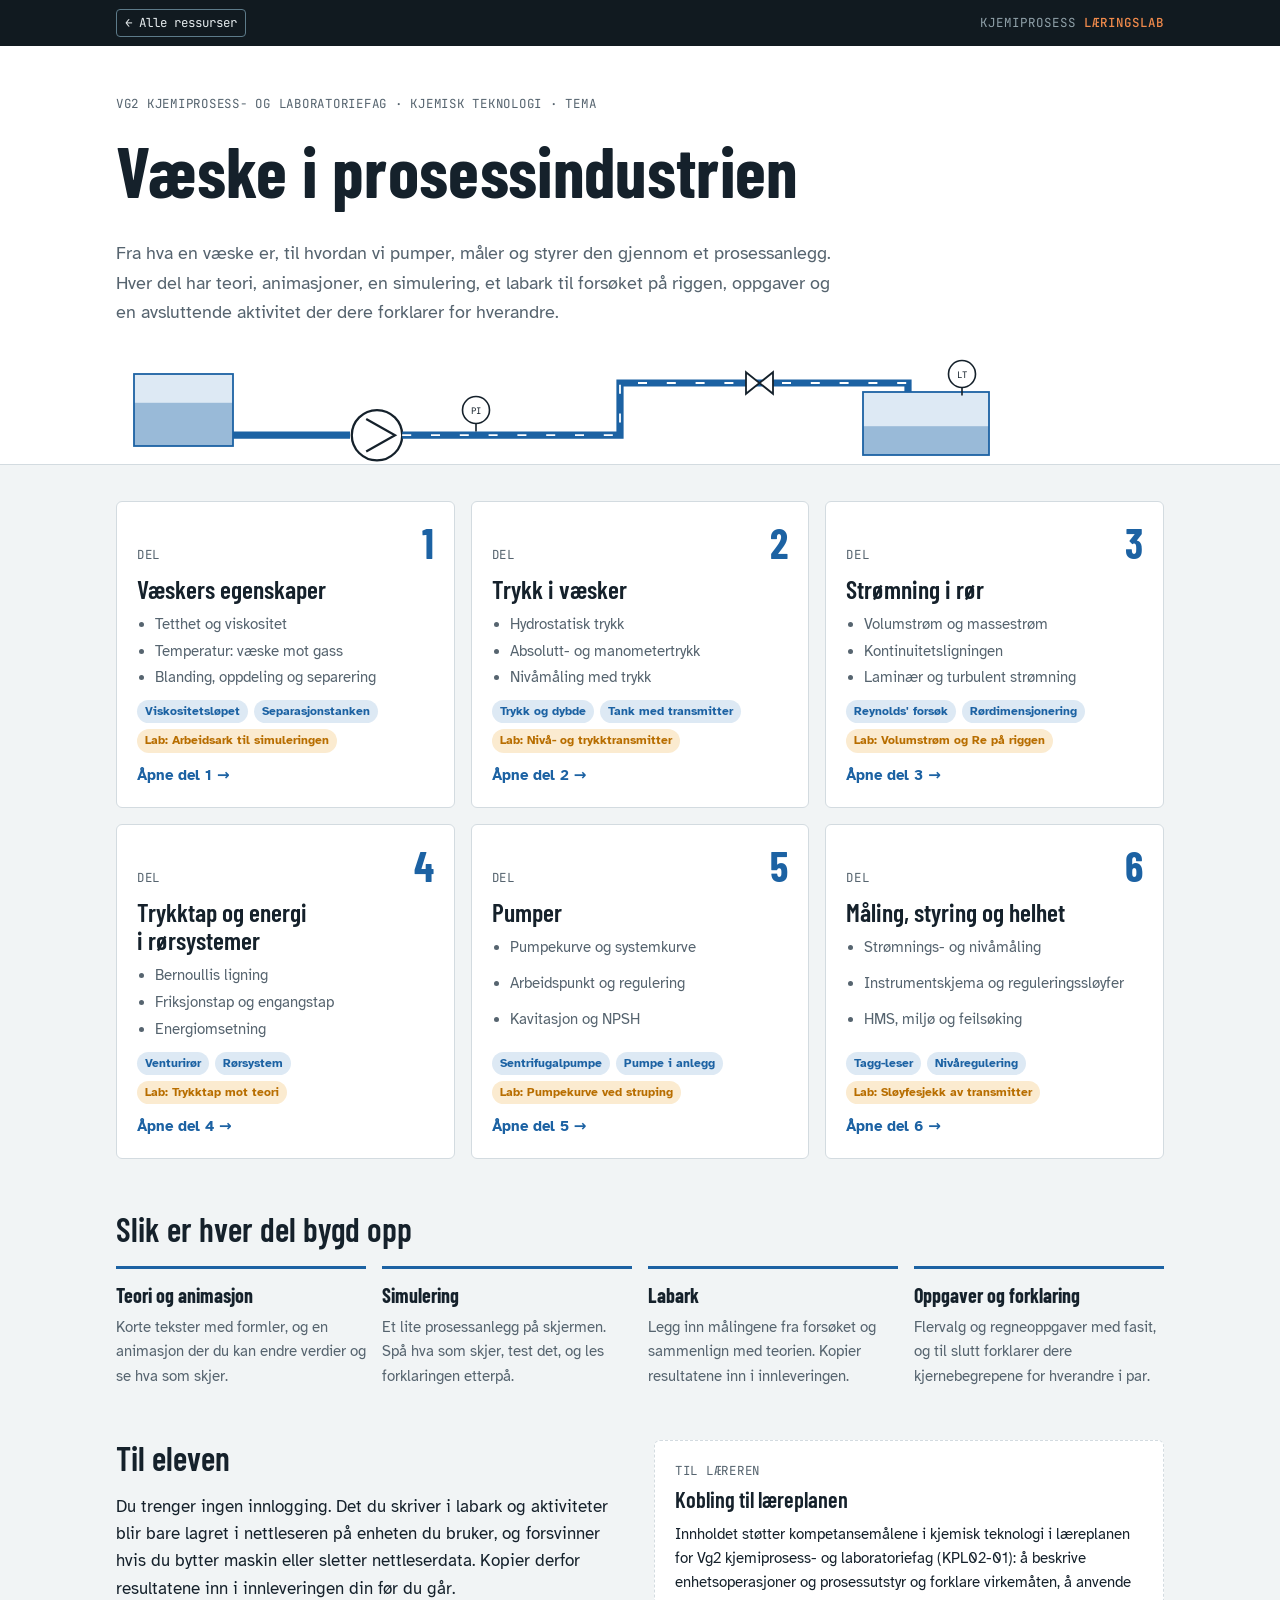
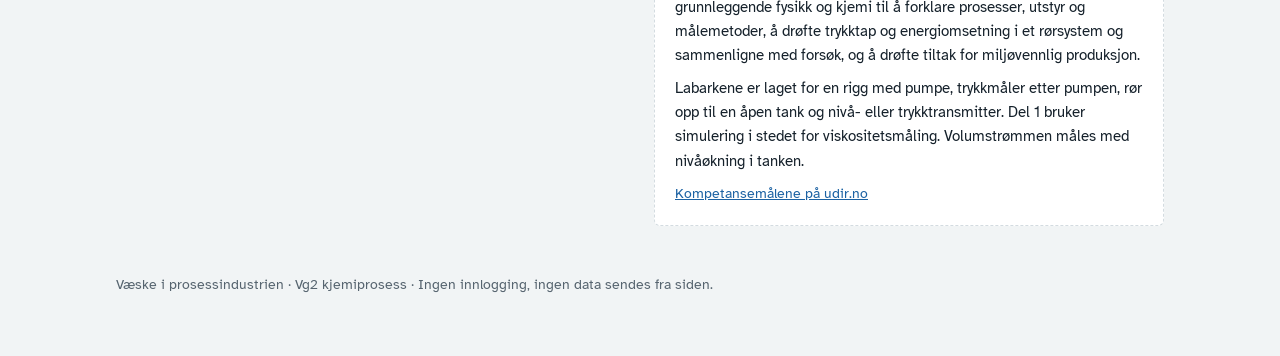
<file: vaeske/index.html>
<!doctype html><html><head><meta charset=utf8><meta name=viewport content="width=device-width,initial-scale=1,viewport-fit=cover"><style>:root{color-scheme:light;box-sizing:border-box;padding-top:env(safe-area-inset-top,0px);padding-bottom:env(safe-area-inset-bottom,0px)}html{scroll-padding-top:env(safe-area-inset-top,0px)}body{margin:0;padding:0;font:14px -apple-system,BlinkMacSystemFont,sans-serif;background:#fff;color:#000}img{max-width:100%}[hidden]:not([hidden=until-found i]){display:none!important}</style></head><body>
<title>Væske i prosessindustrien</title>
<meta name="claude:viewport-fit-sides" content="cover">
<link rel="preconnect" href="https://fonts.googleapis.com"><link rel="preconnect" href="https://fonts.gstatic.com" crossorigin>
<link rel="stylesheet" href="https://fonts.googleapis.com/css2?family=Atkinson+Hyperlegible:ital,wght@0,400;0,700;1,400&family=Barlow+Condensed:wght@500;600;700&family=JetBrains+Mono:wght@400;500&display=swap">
<link rel="stylesheet" href="kurs.css">
<style>
.hero{background:var(--surface);border-bottom:1px solid var(--line)}
.hero .wrap{padding-block:48px 0;display:grid;gap:18px}
.hero h1{font-size:clamp(2.2rem,9vw,4.4rem);max-width:none;hyphens:none;overflow-wrap:normal;text-wrap:balance}
.hero .lede{max-width:60ch}
.line{margin-top:10px;max-width:900px}
.line svg{width:100%;height:auto;display:block}
.weeks{display:grid;grid-template-columns:repeat(auto-fill,minmax(300px,1fr));gap:16px;padding-block:36px 8px}
.wk{display:grid;grid-template-rows:auto auto 1fr auto;gap:10px;background:var(--surface);border:1px solid var(--line);border-radius:var(--r);padding:20px;text-decoration:none;color:var(--ink);transition:border-color .15s}
.wk:hover{border-color:var(--pipe)}
.wk .no{display:flex;justify-content:space-between;align-items:baseline}
.wk .no b{font-family:var(--f-display);font-size:2.6rem;line-height:1;color:var(--pipe)}
.wk h2{font-size:1.6rem}
.wk ul{margin:0;padding-left:18px;font-size:.93rem;color:var(--muted);display:grid;gap:3px}
.wk .acts{display:flex;flex-wrap:wrap;gap:6px}
.wk .acts span{font-size:.75rem;font-weight:700;padding:2px 8px;border-radius:99px;background:var(--pipe-soft);color:var(--pipe)}
.wk .acts span.lab{background:var(--signal-soft);color:var(--signal)}
.wk .go{font-weight:700;color:var(--pipe);font-size:.95rem}
.how{display:grid;grid-template-columns:repeat(auto-fit,minmax(220px,1fr));gap:16px}
.how div{border-top:3px solid var(--pipe);padding-top:10px}
.how b{font-family:var(--f-display);font-size:1.25rem;display:block;margin-bottom:4px}
.how p{font-size:.95rem;color:var(--muted)}
section.block{padding-block:44px 8px}
</style>

<div class="sitebar"><div class="wrap"><a href="../">← Alle ressurser</a><span>Kjemiprosess <b>læringslab</b></span></div></div>
<header class="hero">
  <div class="wrap">
    <div class="tag">Vg2 kjemiprosess- og laboratoriefag · Kjemisk teknologi · Tema</div>
    <h1>Væske i prosessindustrien</h1>
    <p class="lede">Fra hva en væske er, til hvordan vi pumper, måler og styrer den gjennom et prosessanlegg. Hver del har teori, animasjoner, en simulering, et labark til forsøket på riggen, oppgaver og en avsluttende aktivitet der dere forklarer for hverandre.</p>
    <div class="line" aria-hidden="true"><svg id="line" viewBox="0 0 1000 120"></svg></div>
  </div>
</header>

<main>
  <div class="wrap">
    <div class="weeks" id="weeks"></div>
  </div>

  <section class="block">
    <div class="wrap">
      <h2 style="margin-bottom:18px">Slik er hver del bygd opp</h2>
      <div class="how">
        <div><b>Teori og animasjon</b><p>Korte tekster med formler, og en animasjon der du kan endre verdier og se hva som skjer.</p></div>
        <div><b>Simulering</b><p>Et lite prosessanlegg på skjermen. Spå hva som skjer, test det, og les forklaringen etterpå.</p></div>
        <div><b>Labark</b><p>Legg inn målingene fra forsøket og sammenlign med teorien. Kopier resultatene inn i innleveringen.</p></div>
        <div><b>Oppgaver og forklaring</b><p>Flervalg og regneoppgaver med fasit, og til slutt forklarer dere kjernebegrepene for hverandre i par.</p></div>
      </div>
    </div>
  </section>

  <section class="block">
    <div class="wrap two">
      <div class="prose stack">
        <h2>Til eleven</h2>
        <p>Du trenger ingen innlogging. Det du skriver i labark og aktiviteter blir bare lagret i nettleseren på enheten du bruker, og forsvinner hvis du bytter maskin eller sletter nettleserdata. Kopier derfor resultatene inn i innleveringen din før du går.</p>
      </div>
      <div class="teacher">
        <div class="tag">Til læreren</div>
        <h3 style="margin:6px 0 10px">Kobling til læreplanen</h3>
        <p style="font-size:.95rem">Innholdet støtter kompetansemålene i kjemisk teknologi i læreplanen for Vg2 kjemiprosess- og laboratoriefag (KPL02-01): å beskrive enhetsoperasjoner og prosessutstyr og forklare virkemåten, å anvende grunnleggende fysikk og kjemi til å forklare prosesser, utstyr og målemetoder, å drøfte trykktap og energiomsetning i et rørsystem og sammenligne med forsøk, og å drøfte tiltak for miljøvennlig produksjon.</p>
        <p style="font-size:.95rem;margin-top:8px">Labarkene er laget for en rigg med pumpe, trykkmåler etter pumpen, rør opp til en åpen tank og nivå- eller trykktransmitter. Del 1 bruker simulering i stedet for viskositetsmåling. Volumstrømmen måles med nivåøkning i tanken.</p>
        <p class="status" style="margin-top:10px"><a href="https://www.udir.no/lk20/kpl02-01/kompetansemaal-og-vurdering/kv430">Kompetansemålene på udir.no</a></p>
      </div>
    </div>
  </section>
</main>
<footer><div class="wrap">Væske i prosessindustrien · Vg2 kjemiprosess · Ingen innlogging, ingen data sendes fra siden.</div></footer>

<script>
(function(){
const W=[
 {n:1,t:'Væskers egenskaper',p:['Tetthet og viskositet','Temperatur: væske mot gass','Blanding, oppdeling og separering'],a:['Viskositetsløpet','Separasjonstanken'],lab:'Arbeidsark til simuleringen'},
 {n:2,t:'Trykk i væsker',p:['Hydrostatisk trykk','Absolutt- og manometertrykk','Nivåmåling med trykk'],a:['Trykk og dybde','Tank med transmitter'],lab:'Nivå- og trykktransmitter'},
 {n:3,t:'Strømning i rør',p:['Volumstrøm og massestrøm','Kontinuitetsligningen','Laminær og turbulent strømning'],a:['Reynolds\' forsøk','Rørdimensjonering'],lab:'Volumstrøm og Re på riggen'},
 {n:4,t:'Trykktap og energi i rørsystemer',p:['Bernoullis ligning','Friksjonstap og engangstap','Energiomsetning'],a:['Venturirør','Rørsystem'],lab:'Trykktap mot teori'},
 {n:5,t:'Pumper',p:['Pumpekurve og systemkurve','Arbeidspunkt og regulering','Kavitasjon og NPSH'],a:['Sentrifugalpumpe','Pumpe i anlegg'],lab:'Pumpekurve ved struping'},
 {n:6,t:'Måling, styring og helhet',p:['Strømnings- og nivåmåling','Instrumentskjema og reguleringssløyfer','HMS, miljø og feilsøking'],a:['Tagg-leser','Nivåregulering'],lab:'Sløyfesjekk av transmitter'}
];
document.getElementById('weeks').innerHTML=W.map(w=>`<a class="wk" href="uke${w.n}.html"><div class="no"><span class="tag">Del</span><b>${w.n}</b></div><h2>${w.t}</h2><ul>${w.p.map(x=>`<li>${x}</li>`).join('')}</ul><div class="stack" style="gap:10px"><div class="acts">${w.a.map(x=>`<span>${x}</span>`).join('')}<span class="lab">Lab: ${w.lab}</span></div><span class="go">Åpne del ${w.n} →</span></div></a>`).join('');
// prosesslinje i toppen: tank – pumpe – rør – tank
const s=document.getElementById('line');
s.innerHTML=`<rect x="20" y="20" width="110" height="80" fill="var(--pipe-soft)" stroke="var(--pipe)" stroke-width="2"/>
<rect x="20" y="52" width="110" height="48" fill="var(--pipe)" opacity=".35"/>
<path d="M130 88 H260" stroke="var(--pipe)" stroke-width="8" fill="none"/>
<circle cx="290" cy="88" r="28" fill="var(--surface)" stroke="var(--ink)" stroke-width="2.5"/><path d="M278 70 L310 88 L278 106" fill="none" stroke="var(--ink)" stroke-width="2.5"/>
<path d="M318 88 H560 V30 H880 V60" stroke="var(--pipe)" stroke-width="8" fill="none"/>
<path d="M318 88 H560 V30 H880 V60" stroke="var(--surface)" stroke-width="2" fill="none" stroke-dasharray="10 22" class="flow" style="animation-duration:1.4s"/>
<circle cx="400" cy="60" r="15" fill="var(--surface)" stroke="var(--ink)" stroke-width="1.8"/><text x="400" y="64" text-anchor="middle" style="font-size:10px;fill:var(--ink)">PI</text><line x1="400" y1="75" x2="400" y2="84" stroke="var(--ink)" stroke-width="1.8"/>
<path d="M700 18 L730 42 L730 18 L700 42 Z" fill="var(--surface)" stroke="var(--ink)" stroke-width="2"/>
<rect x="830" y="40" width="140" height="70" fill="var(--pipe-soft)" stroke="var(--pipe)" stroke-width="2"/>
<rect x="830" y="78" width="140" height="32" fill="var(--pipe)" opacity=".35"/>
<circle cx="940" cy="20" r="15" fill="var(--surface)" stroke="var(--ink)" stroke-width="1.8"/><text x="940" y="24" text-anchor="middle" style="font-size:10px;fill:var(--ink)">LT</text><line x1="940" y1="35" x2="940" y2="44" stroke="var(--ink)" stroke-width="1.8"/>`;
})();
</script>

</body></html>
</file>
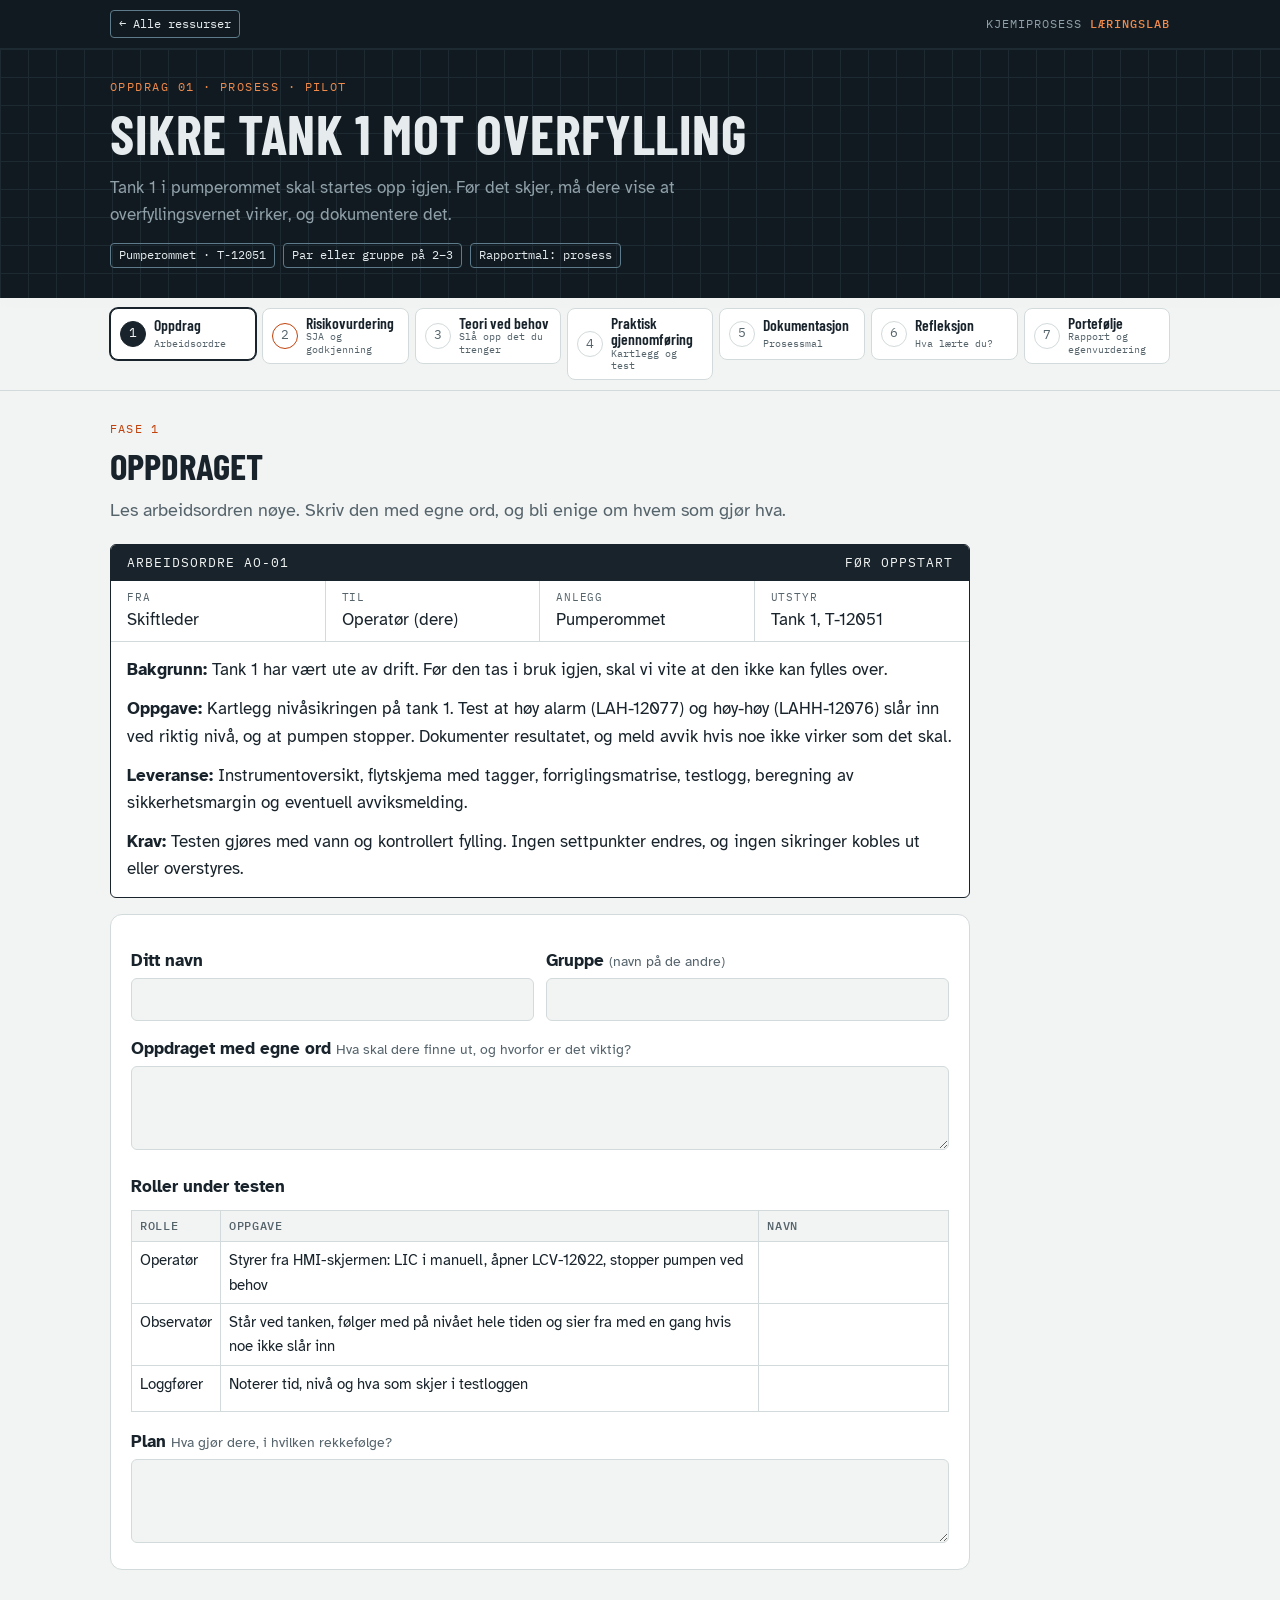
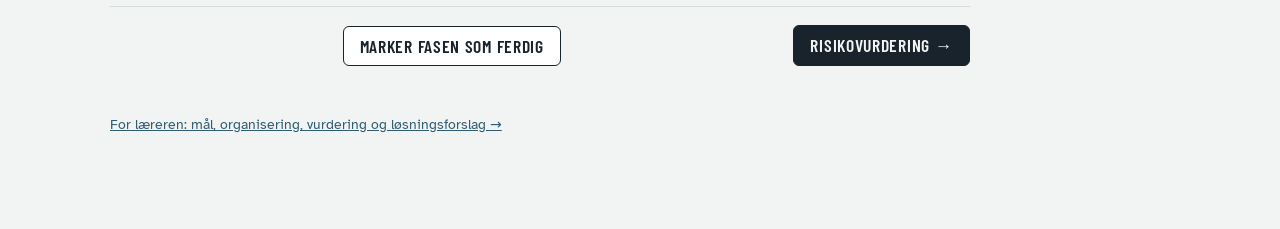
<file: oppdrag/tank1-overfylling/index.html>
<!DOCTYPE html>
<html lang="nb">
<head>
<meta charset="utf-8">
<meta name="viewport" content="width=device-width, initial-scale=1">
<title>Oppdrag: Sikre tank 1 mot overfylling – Kjemiprosess læringslab</title>
<link rel="preconnect" href="https://fonts.googleapis.com">
<link rel="stylesheet" href="https://fonts.googleapis.com/css2?family=Barlow+Condensed:wght@500;600;700&family=Atkinson+Hyperlegible:wght@400;700&family=IBM+Plex+Mono:wght@400;500&display=swap">
<link rel="stylesheet" href="../felles/oppdrag.css">
</head>
<body data-oppdrag="tank1-overfylling-v1">

<div class="sitebar"><div class="wrap"><a href="../../">← Alle ressurser</a><span>Kjemiprosess <b>læringslab</b></span></div></div>

<header class="ohead"><div class="wrap">
  <div class="otag">Oppdrag 01 · Prosess · Pilot</div>
  <h1>Sikre tank 1 mot overfylling</h1>
  <p>Tank 1 i pumperommet skal startes opp igjen. Før det skjer, må dere vise at overfyllingsvernet virker, og dokumentere det.</p>
  <div class="ometa"><span>Pumperommet · T-12051</span><span>Par eller gruppe på 2–3</span><span>Rapportmal: prosess</span></div>
</div></header>

<nav class="fnav" aria-label="Faser i oppdraget"><ol></ol></nav>

<main><div class="wrap">
<p id="lagreinfo" class="callout warn" hidden></p>

<!-- ============ 1 OPPDRAG ============ -->
<section class="fase" data-p="1" data-title="Oppdrag" data-sub="Arbeidsordre">
  <div class="feyebrow">Fase 1</div>
  <h2>Oppdraget</h2>
  <p class="lead">Les arbeidsordren nøye. Skriv den med egne ord, og bli enige om hvem som gjør hva.</p>

  <div class="rep" data-rep="Arbeidsordre">
    <div class="ao">
      <div class="ao-h"><span>Arbeidsordre AO-01</span><span>Før oppstart</span></div>
      <div class="ao-grid">
        <div><small>Fra</small>Skiftleder</div>
        <div><small>Til</small>Operatør (dere)</div>
        <div><small>Anlegg</small>Pumperommet</div>
        <div><small>Utstyr</small>Tank 1, T-12051</div>
      </div>
      <div class="ao-body">
        <p><strong>Bakgrunn:</strong> Tank 1 har vært ute av drift. Før den tas i bruk igjen, skal vi vite at den ikke kan fylles over.</p>
        <p><strong>Oppgave:</strong> Kartlegg nivåsikringen på tank 1. Test at høy alarm (LAH-12077) og høy-høy (LAHH-12076) slår inn ved riktig nivå, og at pumpen stopper. Dokumenter resultatet, og meld avvik hvis noe ikke virker som det skal.</p>
        <p><strong>Leveranse:</strong> Instrumentoversikt, flytskjema med tagger, forriglingsmatrise, testlogg, beregning av sikkerhetsmargin og eventuell avviksmelding.</p>
        <p style="margin:0"><strong>Krav:</strong> Testen gjøres med vann og kontrollert fylling. Ingen settpunkter endres, og ingen sikringer kobles ut eller overstyres.</p>
      </div>
    </div>
  </div>

  <div class="card rep" data-rep="Deltakere og plan">
    <div class="row2">
      <div><label class="f" for="elev">Ditt navn</label><input id="elev" type="text" data-f="elev" autocomplete="name"></div>
      <div><label class="f" for="gruppe">Gruppe <small>(navn på de andre)</small></label><input id="gruppe" type="text" data-f="gruppe"></div>
    </div>
    <label class="f" for="egne">Oppdraget med egne ord <small>Hva skal dere finne ut, og hvorfor er det viktig?</small></label>
    <textarea id="egne" data-f="egne_ord"></textarea>
    <label class="f">Roller under testen</label>
    <table class="t">
      <thead><tr><th>Rolle</th><th>Oppgave</th><th>Navn</th></tr></thead>
      <tbody>
        <tr><td>Operatør</td><td>Styrer fra HMI-skjermen: LIC i manuell, åpner LCV-12022, stopper pumpen ved behov</td><td><input type="text" data-f="rolle_op" aria-label="Navn operatør"></td></tr>
        <tr><td>Observatør</td><td>Står ved tanken, følger med på nivået hele tiden og sier fra med en gang hvis noe ikke slår inn</td><td><input type="text" data-f="rolle_obs" aria-label="Navn observatør"></td></tr>
        <tr><td>Loggfører</td><td>Noterer tid, nivå og hva som skjer i testloggen</td><td><input type="text" data-f="rolle_logg" aria-label="Navn loggfører"></td></tr>
      </tbody>
    </table>
    <label class="f" for="plan">Plan <small>Hva gjør dere, i hvilken rekkefølge?</small></label>
    <textarea id="plan" data-f="plan"></textarea>
  </div>
</section>

<!-- ============ 2 RISIKOVURDERING ============ -->
<section class="fase" data-p="2" data-title="Risikovurdering" data-sub="SJA og godkjenning" data-risk="1" hidden>
  <div class="feyebrow">Fase 2</div>
  <h2>Risikovurdering</h2>
  <p class="lead">Tanken inneholder bare vann, men anlegget har pumper, strøm, trykkluft og varmeelementer. Gå gjennom jobben trinn for trinn før dere starter.</p>

  <div class="callout warn"><p><strong>Før praktisk arbeid:</strong> Vis risikovurderingen til læreren. Læreren godkjenner muntlig, og dere skriver navnet og datoen nederst.</p></div>

  <div class="rep" data-rep="Sikker jobbanalyse (SJA)">
    <p>Fyll inn farer og tiltak for hvert jobbtrinn. Tenk på mennesker, utstyr og miljø.</p>
    <div class="tscroll"><table class="t">
      <thead><tr><th style="width:26%">Jobbtrinn</th><th>Hva kan gå galt?</th><th>Tiltak</th><th style="width:14%">Ansvarlig</th></tr></thead>
      <tbody>
        <tr><td>1. Gå gjennom P&amp;ID og finne instrumentene</td><td><textarea data-f="sja1_fare" aria-label="Fare trinn 1"></textarea></td><td><textarea data-f="sja1_tiltak" aria-label="Tiltak trinn 1"></textarea></td><td><input type="text" data-f="sja1_ansv" aria-label="Ansvarlig trinn 1"></td></tr>
        <tr><td>2. Sjekke anlegget før start: ventiler, varmeelement, overløp og sluk</td><td><textarea data-f="sja2_fare" aria-label="Fare trinn 2"></textarea></td><td><textarea data-f="sja2_tiltak" aria-label="Tiltak trinn 2"></textarea></td><td><input type="text" data-f="sja2_ansv" aria-label="Ansvarlig trinn 2"></td></tr>
        <tr><td>3. Sette LIC-12094 i manuell og fylle tanken kontrollert</td><td><textarea data-f="sja3_fare" aria-label="Fare trinn 3"></textarea></td><td><textarea data-f="sja3_tiltak" aria-label="Tiltak trinn 3"></textarea></td><td><input type="text" data-f="sja3_ansv" aria-label="Ansvarlig trinn 3"></td></tr>
        <tr><td>4. Observere at LAH og LAHH slår inn</td><td><textarea data-f="sja4_fare" aria-label="Fare trinn 4"></textarea></td><td><textarea data-f="sja4_tiltak" aria-label="Tiltak trinn 4"></textarea></td><td><input type="text" data-f="sja4_ansv" aria-label="Ansvarlig trinn 4"></td></tr>
        <tr><td>5. Tilbakestille, sette LIC i automatisk og senke nivået</td><td><textarea data-f="sja5_fare" aria-label="Fare trinn 5"></textarea></td><td><textarea data-f="sja5_tiltak" aria-label="Tiltak trinn 5"></textarea></td><td><input type="text" data-f="sja5_ansv" aria-label="Ansvarlig trinn 5"></td></tr>
        <tr><td>6. Rydde og melde fra til skiftleder</td><td><textarea data-f="sja6_fare" aria-label="Fare trinn 6"></textarea></td><td><textarea data-f="sja6_tiltak" aria-label="Tiltak trinn 6"></textarea></td><td><input type="text" data-f="sja6_ansv" aria-label="Ansvarlig trinn 6"></td></tr>
      </tbody>
    </table></div>
  </div>

  <details class="card no-rep"><summary><strong>Trenger du hjelp til å komme i gang?</strong></summary>
    <p style="margin-top:10px">Tenk på disse farene: vann på gulvet gir sklifare. Pumpene er elektriske og roterer. Varmeelementene i tank 1 (2 × 3 kW) kan være på. Trykkluften er 6 bar. En pumpe som går mot stengt ventil, blir varm. Og hva skjer hvis LAHH ikke stopper pumpen?</p>
  </details>

  <div class="card rep" data-rep="Verneutstyr, stopp og godkjenning">
    <label class="f">Verneutstyr dere bruker</label>
    <div class="checks">
      <label><input type="checkbox" data-f="vu_sko"> Vernesko</label>
      <label><input type="checkbox" data-f="vu_briller"> Vernebriller</label>
      <label><input type="checkbox" data-f="vu_horsel"> Hørselvern når pumpene går</label>
      <label><input type="checkbox" data-f="vu_hansker"> Hansker</label>
    </div>
    <label class="f" for="vu_annet">Annet verneutstyr eller tiltak</label>
    <input id="vu_annet" type="text" data-f="vu_annet">
    <label class="f" for="nodstopp">Hvor er nødstoppen, og hvem trykker på den?</label>
    <input id="nodstopp" type="text" data-f="nodstopp">
    <label class="f" for="stopp">Stoppkriterium <small>Når avbryter dere testen, og hvordan?</small></label>
    <textarea id="stopp" data-f="stoppkriterium"></textarea>
    <div class="row2">
      <div><label class="f" for="godkj">Godkjent muntlig av lærer</label><input id="godkj" type="text" data-f="godkjent_av" placeholder="Lærerens navn"></div>
      <div><label class="f" for="godkjd">Dato</label><input id="godkjd" type="date" data-f="godkjent_dato"></div>
    </div>
  </div>
  <p class="no-rep">Mer om SJA og risiko: <a href="../../prosessikkerhet/#m5/sja">Lag en SJA</a> · <a href="../../prosessikkerhet/#m5/risikomatrise">Risikomatrisen</a></p>
</section>

<!-- ============ 3 TEORI ============ -->
<section class="fase" data-p="3" data-title="Teori ved behov" data-sub="Slå opp det du trenger" hidden>
  <div class="feyebrow">Fase 3</div>
  <h2>Teori ved behov</h2>
  <p class="lead">Dette bør du kunne før testen. Kan du det allerede, går du rett videre. Du kan komme tilbake hit når som helst.</p>

  <div class="need">
    <a href="../../prosessikkerhet/#m4/overfylling"><span class="k sim">Simulering</span><span><b>Hold tanken unna overfylling</b><small>Samme tagger som tank 1. Prøv feilene før dere tester på ekte.</small></span><span class="go">→</span></a>
    <a href="../../prosessikkerhet/#m4"><span class="k">Fagstoff</span><span><b>Lag på lag-sikring og nivåsikring</b><small>Regulering, alarm, høy-høy og mekanisk sikring.</small></span><span class="go">→</span></a>
    <a href="../../vaeske/uke2.html"><span class="k">Fagstoff</span><span><b>Nivåmåling med trykk</b><small>Hvordan en DP-celle som LT-12075 måler nivå.</small></span><span class="go">→</span></a>
    <a href="../../vaeske/uke6.html#skjema"><span class="k">Fagstoff</span><span><b>Instrumentskjema og tagger</b><small>Hva betyr L, T, I, C, A og H i en tagg?</small></span><span class="go">→</span></a>
    <a href="../../vaeske/uke6.html#simulering"><span class="k sim">Simulering</span><span><b>Nivåregulering</b><small>Manuell og automatisk drift av en nivåsløyfe.</small></span><span class="go">→</span></a>
    <a href="../../prosessikkerhet/#m6"><span class="k">Fagstoff</span><span><b>Storulykker</b><small>Buncefield 2005: en tank som ble fylt over fordi nivåsikringen sviktet.</small></span><span class="go">→</span></a>
  </div>

  <h3>Er du klar?</h3>
  <p>Fem raske spørsmål. Svarene lagres ikke.</p>
  <div class="quiz">
    <div class="q" data-a="2"><p>1. Hva gjør LAHH-12076 på tank 1?</p>
      <div class="opts"><button type="button">Viser nivået på skjermen</button><button type="button">Regulerer nivået ved å styre LCV-12022</button><button type="button">Gir alarm og stopper pumpene ved høy-høy nivå</button></div>
      <div class="fb" data-fb="LAHH står for Level Alarm High High. På pumperommet stopper HH-nivå pumpene (note 3 på P&amp;ID-en)."></div></div>
    <div class="q" data-a="1"><p>2. Hvorfor bør LAHH ha sin egen måler, og ikke bruke signalet fra LT-12075?</p>
      <div class="opts"><button type="button">Fordi det blir billigere</button><button type="button">Fordi én målefeil ellers kan slå ut både reguleringen og pumpestoppet</button><button type="button">Fordi LT-12075 bare måler temperatur</button></div>
      <div class="fb" data-fb="Hvis alle lagene bruker samme måler, kan én feil slå ut alle på en gang. Det kalles en felles feil."></div></div>
    <div class="q" data-a="0"><p>3. LCV-12022 er merket FC. Hva skjer med ventilen hvis den mister instrumentluft?</p>
      <div class="opts"><button type="button">Den stenger</button><button type="button">Den åpner helt</button><button type="button">Den blir stående der den var</button></div>
      <div class="fb" data-fb="FC betyr fail closed. Fjæren stenger ventilen når lufta forsvinner, slik at tanken ikke fylles ukontrollert."></div></div>
    <div class="q" data-a="1"><p>4. Tank 1 har diameter 0,79 m. Omtrent hvor mange liter er det per centimeter høyde?</p>
      <div class="opts"><button type="button">0,5 liter</button><button type="button">4,9 liter</button><button type="button">49 liter</button></div>
      <div class="fb" data-fb="Areal = π · 0,395² ≈ 0,49 m². 1 cm = 0,01 m gir 0,0049 m³ = 4,9 liter."></div></div>
    <div class="q" data-a="2"><p>5. Ultralydmåleren LT-120xx sitter på toppen av tanken. Hva måler den egentlig?</p>
      <div class="opts"><button type="button">Trykket i bunnen av tanken</button><button type="button">Tettheten til væsken</button><button type="button">Avstanden ned til væskeoverflaten</button></div>
      <div class="fb" data-fb="Ultralydmåleren sender en lydpuls ned og måler tiden til ekkoet kommer tilbake. Nivået regnes ut fra avstanden. DP-cellen LT-12075 måler i stedet trykket fra væskesøylen."></div></div>
  </div>
</section>

<!-- ============ 4 PRAKTISK ============ -->
<section class="fase" data-p="4" data-title="Praktisk gjennomføring" data-sub="Kartlegg og test" hidden>
  <div class="feyebrow">Fase 4</div>
  <h2>Praktisk gjennomføring</h2>
  <p class="lead">Følg prosedyren. Fyll inn underveis, ikke etterpå.</p>
  <div class="callout warn"><p>Følg skolens prosedyre for anlegget. Ikke endre settpunkter, koble ut sikringer eller overstyre noe. Er dere usikre, stopp og spør.</p></div>

  <div class="card rep" data-rep="A. Sjekk før start">
    <div class="checks">
      <label><input type="checkbox" data-f="for_godkjent"> Risikovurderingen er godkjent av lærer</label>
      <label><input type="checkbox" data-f="for_varme"> Varmeelementene i tank 1 er av</label>
      <label><input type="checkbox" data-f="for_overlop"> Overløp og sluk er frie</label>
      <label><input type="checkbox" data-f="for_ventiler"> Ventilene står slik prosedyren sier</label>
      <label><input type="checkbox" data-f="for_roller"> Alle vet rollen sin, og hvor nødstoppen er</label>
    </div>
  </div>

  <div class="rep" data-rep="B. Instrumentoversikt for tank 1">
    <p>Finn instrumentene på anlegget, på P&amp;ID-en og i styresystemet. Plassering kan være høyde fra bunnen eller hvor på tanken den sitter.</p>
    <div class="tscroll"><table class="t">
      <thead><tr><th>Tagg</th><th>Hva gjør den?</th><th>Type eller måleprinsipp</th><th>Plassering</th><th>Settpunkt</th></tr></thead>
      <tbody>
        <tr><td class="tag">LT-12075</td><td><input type="text" data-f="i1_hva" aria-label="LT-12075 hva"></td><td><input type="text" data-f="i1_type" aria-label="LT-12075 type"></td><td><input type="text" data-f="i1_plass" aria-label="LT-12075 plassering"></td><td><input type="text" data-f="i1_sp" aria-label="LT-12075 settpunkt"></td></tr>
        <tr><td class="tag">LT-120xx</td><td><input type="text" data-f="i2_hva" aria-label="LT-120xx hva"></td><td><input type="text" data-f="i2_type" aria-label="LT-120xx type"></td><td><input type="text" data-f="i2_plass" aria-label="LT-120xx plassering"></td><td><input type="text" data-f="i2_sp" aria-label="LT-120xx settpunkt"></td></tr>
        <tr><td class="tag">LIC-12094</td><td><input type="text" data-f="i3_hva" aria-label="LIC-12094 hva"></td><td><input type="text" data-f="i3_type" aria-label="LIC-12094 type"></td><td><input type="text" data-f="i3_plass" aria-label="LIC-12094 plassering"></td><td><input type="text" data-f="i3_sp" aria-label="LIC-12094 settpunkt"></td></tr>
        <tr><td class="tag">LCV-12022</td><td><input type="text" data-f="i4_hva" aria-label="LCV-12022 hva"></td><td><input type="text" data-f="i4_type" aria-label="LCV-12022 type"></td><td><input type="text" data-f="i4_plass" aria-label="LCV-12022 plassering"></td><td><input type="text" data-f="i4_sp" aria-label="LCV-12022 settpunkt"></td></tr>
        <tr><td class="tag">LAH-12077</td><td><input type="text" data-f="i5_hva" aria-label="LAH-12077 hva"></td><td><input type="text" data-f="i5_type" aria-label="LAH-12077 type"></td><td><input type="text" data-f="i5_plass" aria-label="LAH-12077 plassering"></td><td><input type="text" data-f="i5_sp" aria-label="LAH-12077 settpunkt"></td></tr>
        <tr><td class="tag">LAHH-12076</td><td><input type="text" data-f="i6_hva" aria-label="LAHH-12076 hva"></td><td><input type="text" data-f="i6_type" aria-label="LAHH-12076 type"></td><td><input type="text" data-f="i6_plass" aria-label="LAHH-12076 plassering"></td><td><input type="text" data-f="i6_sp" aria-label="LAHH-12076 settpunkt"></td></tr>
        <tr><td class="tag">LZ-12078</td><td><input type="text" data-f="i7_hva" aria-label="LZ-12078 hva"></td><td><input type="text" data-f="i7_type" aria-label="LZ-12078 type"></td><td><input type="text" data-f="i7_plass" aria-label="LZ-12078 plassering"></td><td><input type="text" data-f="i7_sp" aria-label="LZ-12078 settpunkt"></td></tr>
        <tr><td class="tag">P-12002</td><td><input type="text" data-f="i8_hva" aria-label="P-12002 hva"></td><td><input type="text" data-f="i8_type" aria-label="P-12002 type"></td><td><input type="text" data-f="i8_plass" aria-label="P-12002 plassering"></td><td><input type="text" data-f="i8_sp" aria-label="P-12002 settpunkt"></td></tr>
        <tr><td class="tag">FZ-12072</td><td><input type="text" data-f="i9_hva" aria-label="FZ-12072 hva"></td><td><input type="text" data-f="i9_type" aria-label="FZ-12072 type"></td><td><input type="text" data-f="i9_plass" aria-label="FZ-12072 plassering"></td><td><input type="text" data-f="i9_sp" aria-label="FZ-12072 settpunkt"></td></tr>
      </tbody>
    </table></div>
  </div>

  <div class="card no-rep">
    <h4 style="margin-top:0">C. Prosedyre for funksjonstesten</h4>
    <ol class="b">
      <li>Noter startnivået på LT-12075 og LT-120xx, og mål nivået manuelt hvis det går.</li>
      <li>Operatøren setter LIC-12094 i manuell og åpner LCV-12022 litt, slik at tanken fylles sakte.</li>
      <li>Observatøren følger med på nivået hele tiden og sier fra med en gang hvis et lag ikke slår inn som forventet.</li>
      <li>Loggføreren noterer tid og nivå når LAH-12077 gir alarm, og når LAHH-12076 stopper pumpen.</li>
      <li>Prøv å starte pumpen før LAHH er tilbakestilt. Noter hva som skjer.</li>
      <li>Tilbakestill LAHH, sett LIC-12094 i automatisk, og la nivået gå tilbake til normalt.</li>
    </ol>
    <p style="margin:0">Er riggen opptatt? Kjør <a href="../../prosessikkerhet/#m4/overfylling">simuleringen</a> først, så er dere klare når det blir deres tur.</p>
  </div>

  <div class="rep" data-rep="D. Testlogg">
    <div class="tscroll"><table class="t">
      <thead><tr><th style="width:24%">Hendelse</th><th>Kl.</th><th>LT-12075</th><th>LT-120xx</th><th>Manuelt (cm)</th><th>Forventet</th><th>Resultat</th></tr></thead>
      <tbody>
        <tr><td>Start av test</td><td><input type="text" data-f="l1_kl" aria-label="Klokkeslett start"></td><td><input type="text" data-f="l1_a" aria-label="LT-12075 start"></td><td><input type="text" data-f="l1_b" aria-label="LT-120xx start"></td><td><input type="text" data-f="l1_m" aria-label="Manuelt start"></td><td>–</td><td><select data-f="l1_ok" aria-label="Resultat start"><option></option><option>OK</option><option>Avvik</option></select></td></tr>
        <tr><td>LAH-12077 gir alarm</td><td><input type="text" data-f="l2_kl" aria-label="Klokkeslett LAH"></td><td><input type="text" data-f="l2_a" aria-label="LT-12075 ved LAH"></td><td><input type="text" data-f="l2_b" aria-label="LT-120xx ved LAH"></td><td><input type="text" data-f="l2_m" aria-label="Manuelt ved LAH"></td><td><input type="text" data-f="l2_f" aria-label="Forventet LAH"></td><td><select data-f="l2_ok" aria-label="Resultat LAH"><option></option><option>OK</option><option>Avvik</option></select></td></tr>
        <tr><td>LAHH-12076 stopper pumpen</td><td><input type="text" data-f="l3_kl" aria-label="Klokkeslett LAHH"></td><td><input type="text" data-f="l3_a" aria-label="LT-12075 ved LAHH"></td><td><input type="text" data-f="l3_b" aria-label="LT-120xx ved LAHH"></td><td><input type="text" data-f="l3_m" aria-label="Manuelt ved LAHH"></td><td><input type="text" data-f="l3_f" aria-label="Forventet LAHH"></td><td><select data-f="l3_ok" aria-label="Resultat LAHH"><option></option><option>OK</option><option>Avvik</option></select></td></tr>
        <tr><td>Start før tilbakestilling</td><td><input type="text" data-f="l4_kl" aria-label="Klokkeslett restart"></td><td colspan="3"><input type="text" data-f="l4_hva" placeholder="Hva skjedde?" aria-label="Hva skjedde ved restart"></td><td>Pumpen starter ikke</td><td><select data-f="l4_ok" aria-label="Resultat restart"><option></option><option>OK</option><option>Avvik</option></select></td></tr>
        <tr><td>Tilbakestilt, LIC i automatisk</td><td><input type="text" data-f="l5_kl" aria-label="Klokkeslett tilbakestilt"></td><td><input type="text" data-f="l5_a" aria-label="LT-12075 slutt"></td><td><input type="text" data-f="l5_b" aria-label="LT-120xx slutt"></td><td><input type="text" data-f="l5_m" aria-label="Manuelt slutt"></td><td>–</td><td><select data-f="l5_ok" aria-label="Resultat tilbakestilt"><option></option><option>OK</option><option>Avvik</option></select></td></tr>
      </tbody>
    </table></div>
    <label class="f" for="obs">Andre observasjoner under testen</label>
    <textarea id="obs" data-f="observasjoner"></textarea>
  </div>
</section>

<!-- ============ 5 DOKUMENTASJON ============ -->
<section class="fase" data-p="5" data-title="Dokumentasjon" data-sub="Prosessmal" hidden>
  <div class="feyebrow">Fase 5 · Rapportmal for prosess</div>
  <h2>Dokumentasjon</h2>
  <p class="lead">Sett sammen det dere fant: flytskjema, forriglingsmatrise, beregning og eventuelle avvik. Instrumentoversikten og testloggen fra fase 4 kommer automatisk med i rapporten.</p>

  <div class="card rep" data-rep="Flytskjema">
    <p>Tegn et enkelt flytskjema av tank 1 på papir eller i et tegneprogram. Ta med pumpen P-12002, LCV-12022, tanken, utløpet, overløpet og instrumentene med riktige tagger. Tegn signallinjene stiplet, og vis med pil hva LAHH-12076 stopper.</p>
    <div class="no-rep btns"><label class="btn" style="cursor:pointer">Legg ved bilde av flytskjemaet<input type="file" accept="image/*" data-img="flytskjema" hidden></label><button type="button" class="btn ghost" data-img-clear="flytskjema">Fjern bildet</button></div>
    <div class="imgprev" data-img-show="flytskjema"></div>
  </div>

  <div class="rep" data-rep="Forriglingsmatrise">
    <p>Sett kryss der en årsak gir en virkning på skolens anlegg. Bruk notene på P&amp;ID-en og det dere så under testen.</p>
    <div class="tscroll"><table class="t">
      <thead><tr><th>Årsak</th><th>Alarm i HMI</th><th>Stopper P-12002</th><th>Stopper alle pumper</th><th>Må tilbakestilles manuelt</th></tr></thead>
      <tbody>
        <tr><td class="tag">LAH-12077 (H)</td><td class="c"><input type="checkbox" data-f="m1a" aria-label="LAH alarm"></td><td class="c"><input type="checkbox" data-f="m1b" aria-label="LAH stopper P-12002"></td><td class="c"><input type="checkbox" data-f="m1c" aria-label="LAH stopper alle"></td><td class="c"><input type="checkbox" data-f="m1d" aria-label="LAH tilbakestilling"></td></tr>
        <tr><td class="tag">LAHH-12076 (HH)</td><td class="c"><input type="checkbox" data-f="m2a" aria-label="LAHH alarm"></td><td class="c"><input type="checkbox" data-f="m2b" aria-label="LAHH stopper P-12002"></td><td class="c"><input type="checkbox" data-f="m2c" aria-label="LAHH stopper alle"></td><td class="c"><input type="checkbox" data-f="m2d" aria-label="LAHH tilbakestilling"></td></tr>
        <tr><td class="tag">LZ-12078 (L)</td><td class="c"><input type="checkbox" data-f="m3a" aria-label="LZ L alarm"></td><td class="c"><input type="checkbox" data-f="m3b" aria-label="LZ L stopper P-12002"></td><td class="c"><input type="checkbox" data-f="m3c" aria-label="LZ L stopper alle"></td><td class="c"><input type="checkbox" data-f="m3d" aria-label="LZ L tilbakestilling"></td></tr>
        <tr><td class="tag">FZ-12072 (LL strømning)</td><td class="c"><input type="checkbox" data-f="m4a" aria-label="FZ alarm"></td><td class="c"><input type="checkbox" data-f="m4b" aria-label="FZ stopper P-12002"></td><td class="c"><input type="checkbox" data-f="m4c" aria-label="FZ stopper alle"></td><td class="c"><input type="checkbox" data-f="m4d" aria-label="FZ tilbakestilling"></td></tr>
        <tr><td>Nødstopp</td><td class="c"><input type="checkbox" data-f="m5a" aria-label="Nødstopp alarm"></td><td class="c"><input type="checkbox" data-f="m5b" aria-label="Nødstopp stopper P-12002"></td><td class="c"><input type="checkbox" data-f="m5c" aria-label="Nødstopp stopper alle"></td><td class="c"><input type="checkbox" data-f="m5d" aria-label="Nødstopp tilbakestilling"></td></tr>
      </tbody>
    </table></div>
  </div>

  <div class="card rep" data-rep="Beregning: hvor mye tid gir sikringen?">
    <p>Hvis LAHH ikke stopper pumpen, hvor lang tid tar det fra LAHH-nivå til tanken renner over? Mål avstanden på tanken, og velg pumpen som fyller.</p>
    <div class="calc">
      <div><label class="f" for="dh">Fra LAHH til overløp (cm)</label><input id="dh" type="number" min="0" step="0.5" data-f="calc_dh"></div>
      <div><label class="f" for="dh2">Fra LAH til LAHH (cm)</label><input id="dh2" type="number" min="0" step="0.5" data-f="calc_dh2"></div>
      <div><label class="f" for="q">Pumpe som fyller</label><select id="q" data-f="calc_q"><option value="20">P-12002: 20 m³/h</option><option value="80">P-12003: 80 m³/h</option><option value="90">P-12001: inntil 90 m³/h</option></select></div>
    </div>
    <div class="result" id="calcOut">Fyll inn avstandene for å regne.</div>
    <p style="font-size:.92rem;color:var(--muted)">Regnet med tankareal A = π · (0,79 m / 2)² ≈ 0,490 m² og pumpens kapasitet fra P&amp;ID-en. Tid = A · Δh / Q. Virkelig strømning gjennom LCV-12022 kan være lavere.</p>
    <label class="f" for="calc_k">Hva betyr resultatet? <small>Rekker en operatør å gripe inn?</small></label>
    <textarea id="calc_k" data-f="calc_kommentar"></textarea>
  </div>

  <div class="card rep" data-rep="Avviksmelding">
    <label class="f" for="avvik">Fant dere avvik?</label>
    <select id="avvik" data-f="avvik"><option value=""></option><option>Nei, alt virket som forventet</option><option>Ja, se beskrivelse</option></select>
    <label class="f" for="av_b">Hva er avviket?</label><textarea id="av_b" data-f="avvik_beskrivelse"></textarea>
    <label class="f" for="av_a">Mulig årsak</label><textarea id="av_a" data-f="avvik_arsak"></textarea>
    <div class="row2">
      <div><label class="f" for="av_s">Strakstiltak</label><textarea id="av_s" data-f="avvik_straks"></textarea></div>
      <div><label class="f" for="av_v">Forslag til varig tiltak</label><textarea id="av_v" data-f="avvik_varig"></textarea></div>
    </div>
    <label class="f" for="av_m">Meldt til</label><input id="av_m" type="text" data-f="avvik_meldt" placeholder="Hvem, og når?">
  </div>
</section>

<!-- ============ 6 REFLEKSJON ============ -->
<section class="fase" data-p="6" data-title="Refleksjon" data-sub="Hva lærte du?" hidden>
  <div class="feyebrow">Fase 6</div>
  <h2>Refleksjon</h2>
  <p class="lead">Diskuter i gruppa, men skriv svarene selv. Refleksjonen er din.</p>
  <div class="card rep" data-rep="Refleksjon">
    <label class="f" for="r1">Har LAHH-12076 sin egen måler, eller bruker den signalet fra LT-12075? Hva betyr det for sikkerheten?</label><textarea id="r1" data-f="r1"></textarea>
    <label class="f" for="r2">Gikk testen som planlagt? Hva var annerledes enn dere trodde?</label><textarea id="r2" data-f="r2"></textarea>
    <label class="f" for="r3">LCV-12022 er FC. Er det den tryggeste stillingen for denne tanken? Hva skjer med P-12002 da?</label><textarea id="r3" data-f="r3"></textarea>
    <label class="f" for="r4">Hva ville du endret hvis tanken inneholdt et brennbart eller giftig stoff i stedet for vann?</label><textarea id="r4" data-f="r4"></textarea>
    <label class="f" for="r5">Hvor ofte bør LAH og LAHH testes, og hva kan skje hvis det ikke gjøres? Tenk på Buncefield.</label><textarea id="r5" data-f="r5"></textarea>
    <label class="f" for="r6">Hva lærte du, og hva ville du gjort annerledes neste gang?</label><textarea id="r6" data-f="r6"></textarea>
  </div>
</section>

<!-- ============ 7 PORTEFØLJE ============ -->
<section class="fase" data-p="7" data-title="Portefølje" data-sub="Rapport og egenvurdering" hidden>
  <div class="feyebrow">Fase 7</div>
  <h2>Portefølje</h2>
  <p class="lead">Vurder deg selv, og lag oppdragsrapporten. Lagre den som PDF og lever den i skolens læringsplattform.</p>

  <div class="rep" data-rep="Egenvurdering">
    <div class="tscroll"><table class="t">
      <thead><tr><th style="width:52%">Jeg kan …</th><th>Vurdering</th><th>Begrunnelse</th></tr></thead>
      <tbody>
        <tr><td>forklare hvordan tank 1 er sikret mot overfylling, lag for lag</td><td><select data-f="e1" aria-label="Vurdering 1"><option></option><option>På vei</option><option>Trygg</option><option>Kan forklare for andre</option></select></td><td><textarea data-f="e1b" aria-label="Begrunnelse 1"></textarea></td></tr>
        <tr><td>lese P&amp;ID-en og tegne flytskjema og forriglingsmatrise med riktige tagger</td><td><select data-f="e2" aria-label="Vurdering 2"><option></option><option>På vei</option><option>Trygg</option><option>Kan forklare for andre</option></select></td><td><textarea data-f="e2b" aria-label="Begrunnelse 2"></textarea></td></tr>
        <tr><td>gjennomføre testen sikkert og etter prosedyren</td><td><select data-f="e3" aria-label="Vurdering 3"><option></option><option>På vei</option><option>Trygg</option><option>Kan forklare for andre</option></select></td><td><textarea data-f="e3b" aria-label="Begrunnelse 3"></textarea></td></tr>
        <tr><td>dokumentere målinger og avvik nøyaktig</td><td><select data-f="e4" aria-label="Vurdering 4"><option></option><option>På vei</option><option>Trygg</option><option>Kan forklare for andre</option></select></td><td><textarea data-f="e4b" aria-label="Begrunnelse 4"></textarea></td></tr>
        <tr><td>vurdere eget arbeid opp mot kravene til helse, miljø og sikkerhet</td><td><select data-f="e5" aria-label="Vurdering 5"><option></option><option>På vei</option><option>Trygg</option><option>Kan forklare for andre</option></select></td><td><textarea data-f="e5b" aria-label="Begrunnelse 5"></textarea></td></tr>
      </tbody>
    </table></div>
  </div>

  <div class="card no-rep">
    <h4 style="margin-top:0">Kompetansemål i oppdraget</h4>
    <ul class="b">
      <li>kjøre prosesser sikkert og i henhold til prosedyrer for drift og helse, miljø og sikkerhet</li>
      <li>bruke, tegne og forklare blokkskjemaer, tekniske flytskjemaer og forriglingsmatriser</li>
      <li>beskrive og forklare virkemåten for måle-, styre- og reguleringsutstyr</li>
      <li>identifisere og korrigere avvik og mulige feilkilder på måle-, styre- og reguleringsutstyr</li>
      <li>bruke datablader og oppslagsverk, og foreta risikovurderinger</li>
      <li>arbeide og evaluere eget arbeid i tråd med gjeldende standarder og regelverk for internkontroll og kvalitet og helse, miljø og sikkerhet</li>
    </ul>
    <p style="margin:0;font-size:.9rem;color:var(--muted)">Fra læreplanen for Vg2 kjemiprosess- og laboratoriefag (KPL02-01).</p>
  </div>

  <div class="btns no-rep">
    <button type="button" class="btn acc" data-report>Lag oppdragsrapport</button>
    <button type="button" class="btn ghost" data-reset>Nullstill oppdraget</button>
  </div>
  <p class="no-rep" style="font-size:.92rem;color:var(--muted)">Det du skriver, lagres bare i denne nettleseren på denne enheten. Lag rapporten og lagre den som PDF før du bytter maskin.</p>
</section>

<p style="margin-top:48px;font-size:.88rem"><a href="laerer.html">For læreren: mål, organisering, vurdering og løsningsforslag →</a></p>
</div></main>

<!-- Rapportvisning -->
<div id="rapport"><div class="wrap">
  <div class="rbar"><button type="button" class="btn ghost" data-report-close>← Tilbake til oppdraget</button><button type="button" class="btn pri" data-print>Skriv ut eller lagre som PDF</button></div>
  <div class="rhead"><div class="otag" style="color:var(--accent)">Oppdragsrapport · Prosess · AO-01</div><h1>Sikre tank 1 mot overfylling</h1><div class="rmeta"></div></div>
  <div class="rbody"></div>
</div></div>

<script>
window.OPPDRAG_CALC = function(get){
  const A = Math.PI * Math.pow(0.79/2, 2);           /* m² */
  const dh = parseFloat(String(get("calc_dh")||"").replace(",", "."));
  const dh2 = parseFloat(String(get("calc_dh2")||"").replace(",", "."));
  const Q = parseFloat(get("calc_q") || 20);         /* m³/h */
  const out = document.getElementById("calcOut");
  const qs = Q / 3600;                                 /* m³/s */
  const fmt = (x, d) => x.toLocaleString("nb-NO", {maximumFractionDigits: d, minimumFractionDigits: d});
  const parts = [];
  if (!isNaN(dh) && dh > 0){ const V = A * dh / 100; parts.push("LAHH → overløp: <b>" + fmt(V*1000, 0) + " L</b> på <b>" + fmt(V/qs, 1) + " s</b>"); }
  if (!isNaN(dh2) && dh2 > 0){ const V2 = A * dh2 / 100; parts.push("LAH → LAHH: <b>" + fmt(V2*1000, 0) + " L</b> på <b>" + fmt(V2/qs, 1) + " s</b>"); }
  out.innerHTML = parts.length ? parts.join("<br>") + "<br><span style='opacity:.75'>ved " + fmt(Q, 0) + " m³/h</span>" : "Fyll inn avstandene for å regne.";
};
</script>
<script src="../felles/oppdrag.js"></script>
</body>
</html>
</file>
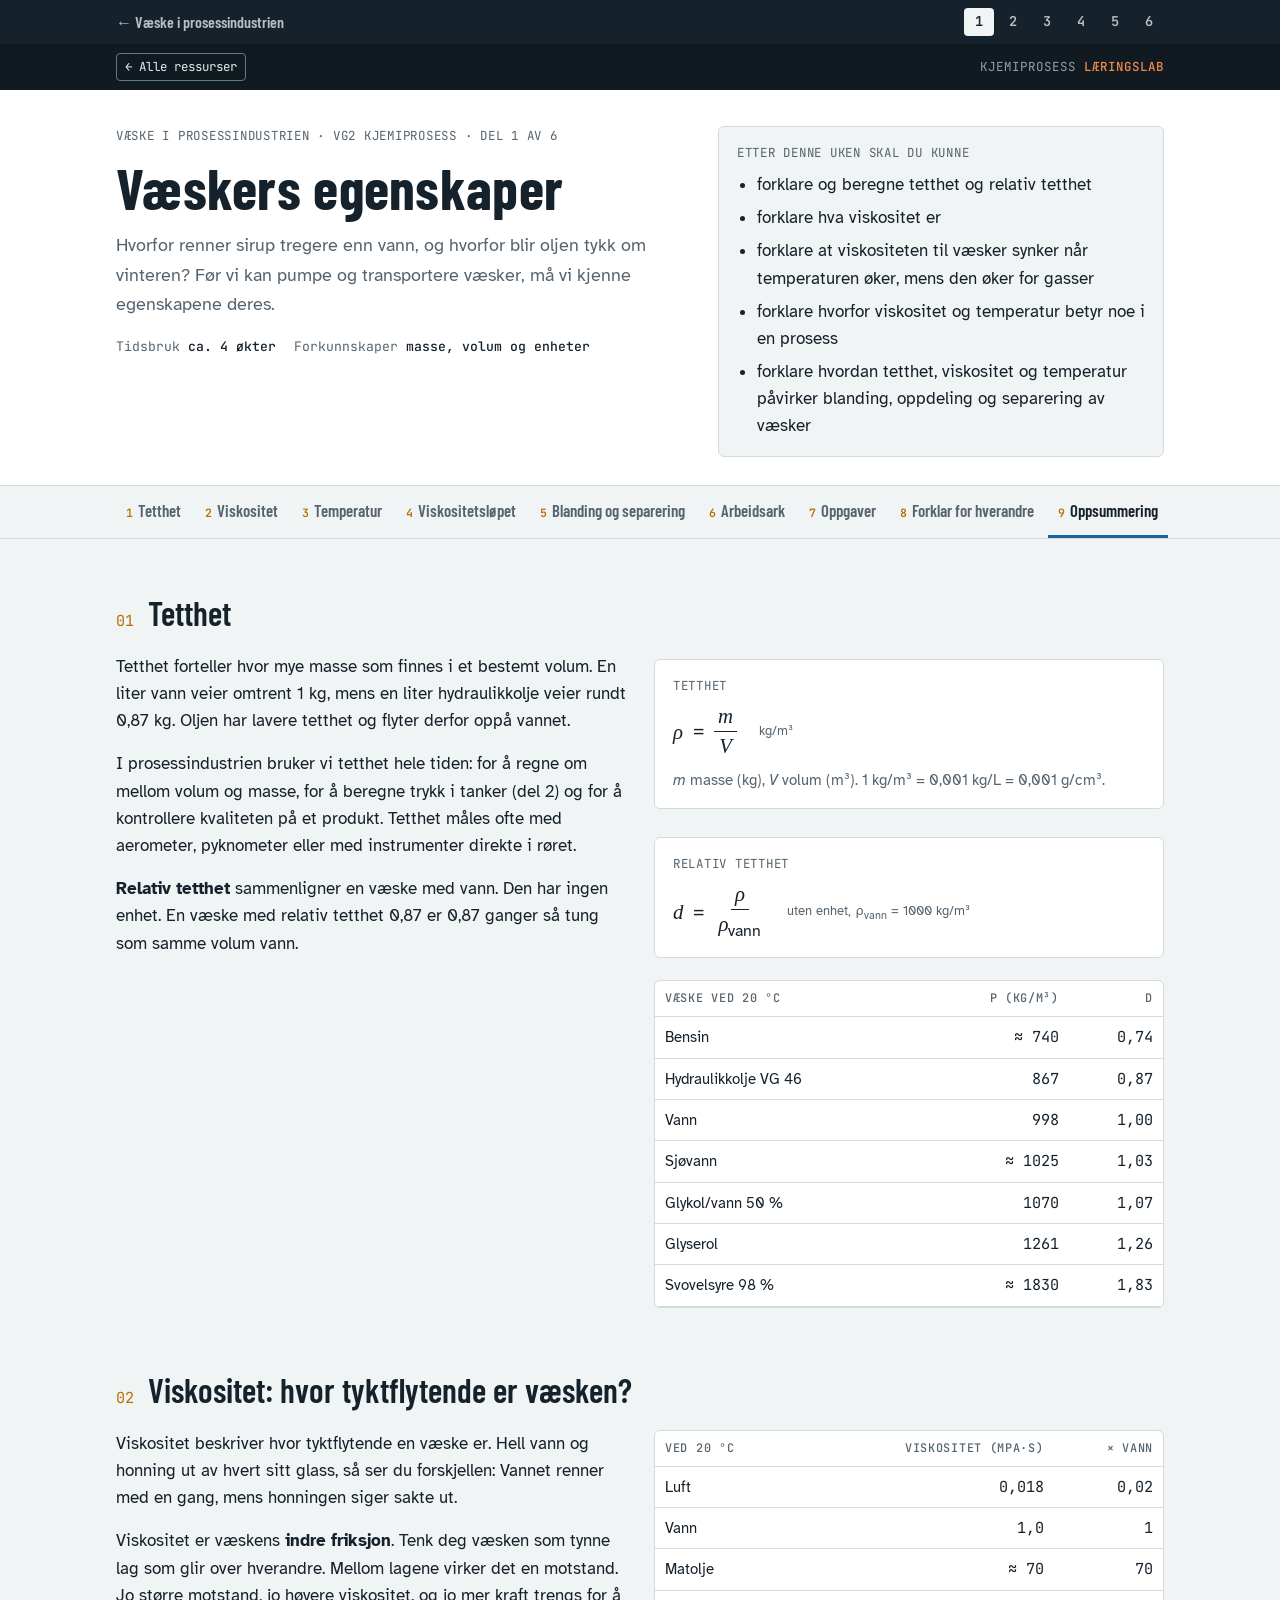
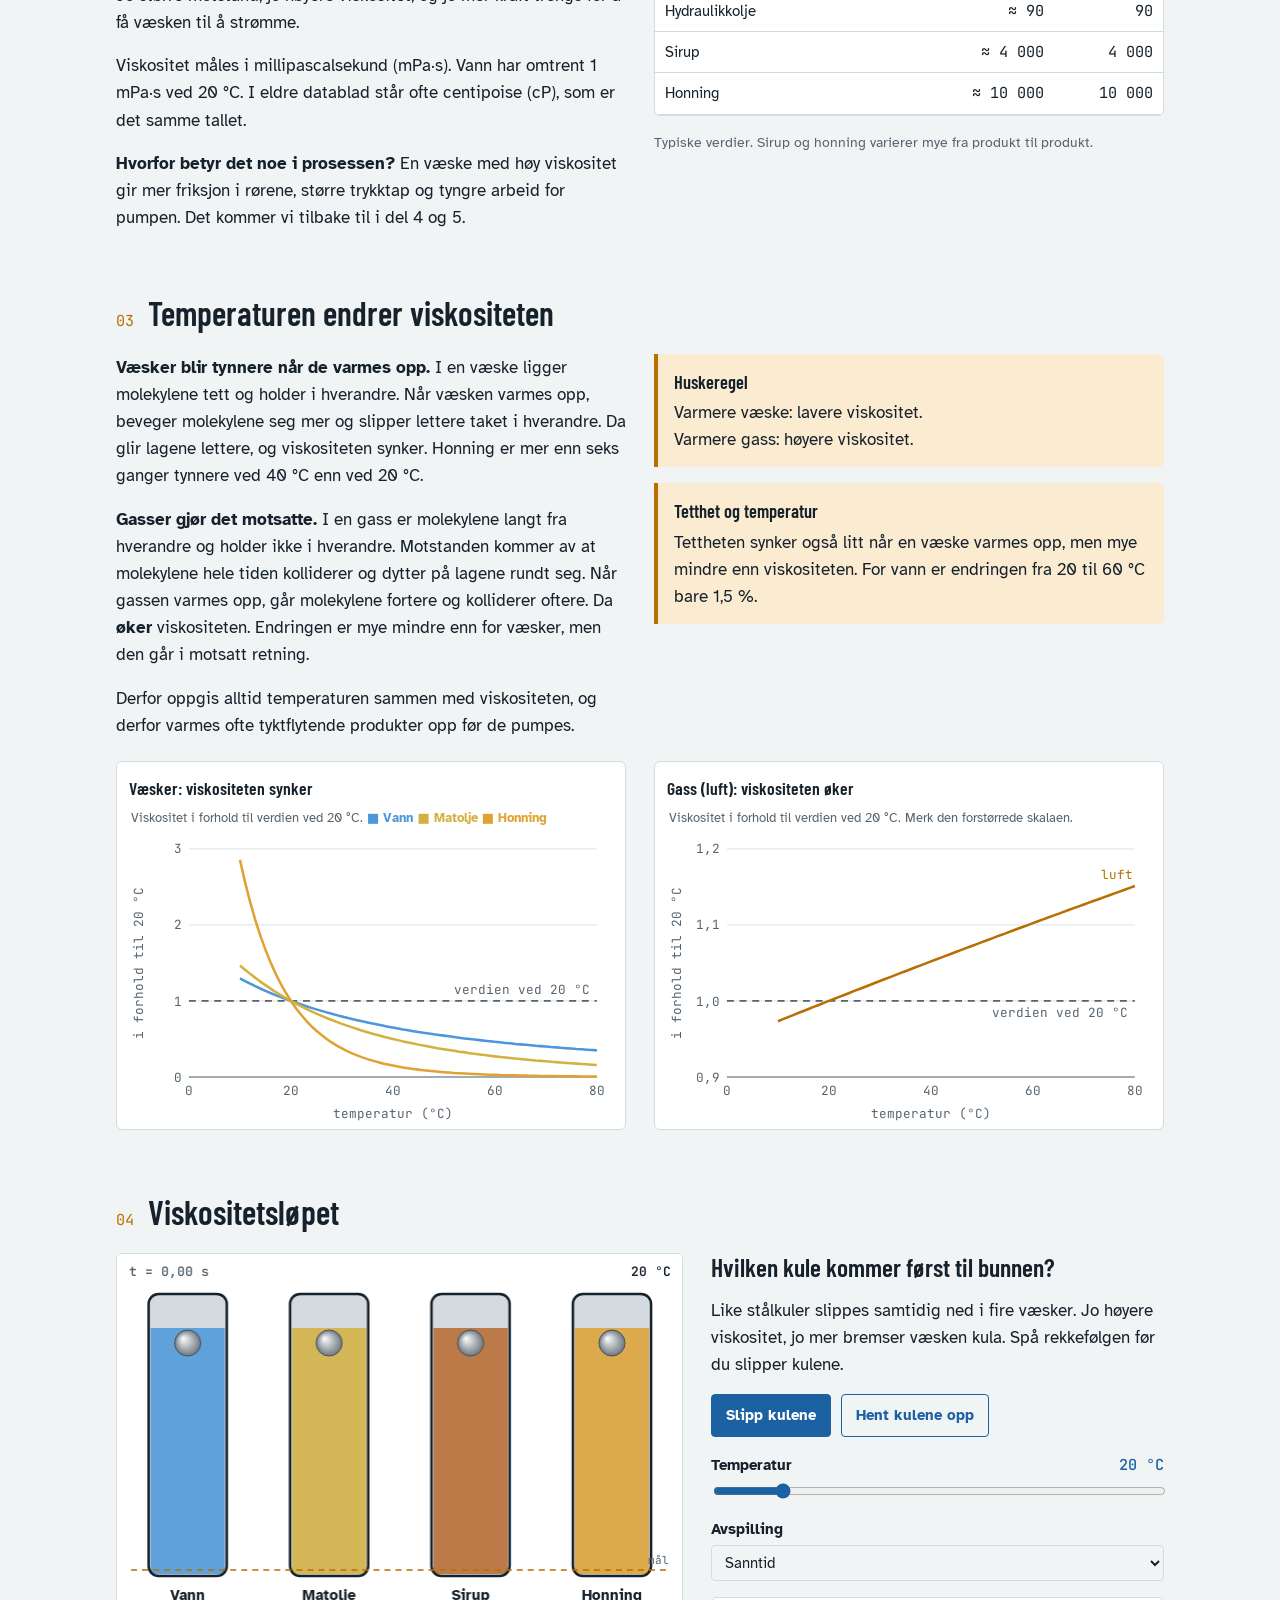
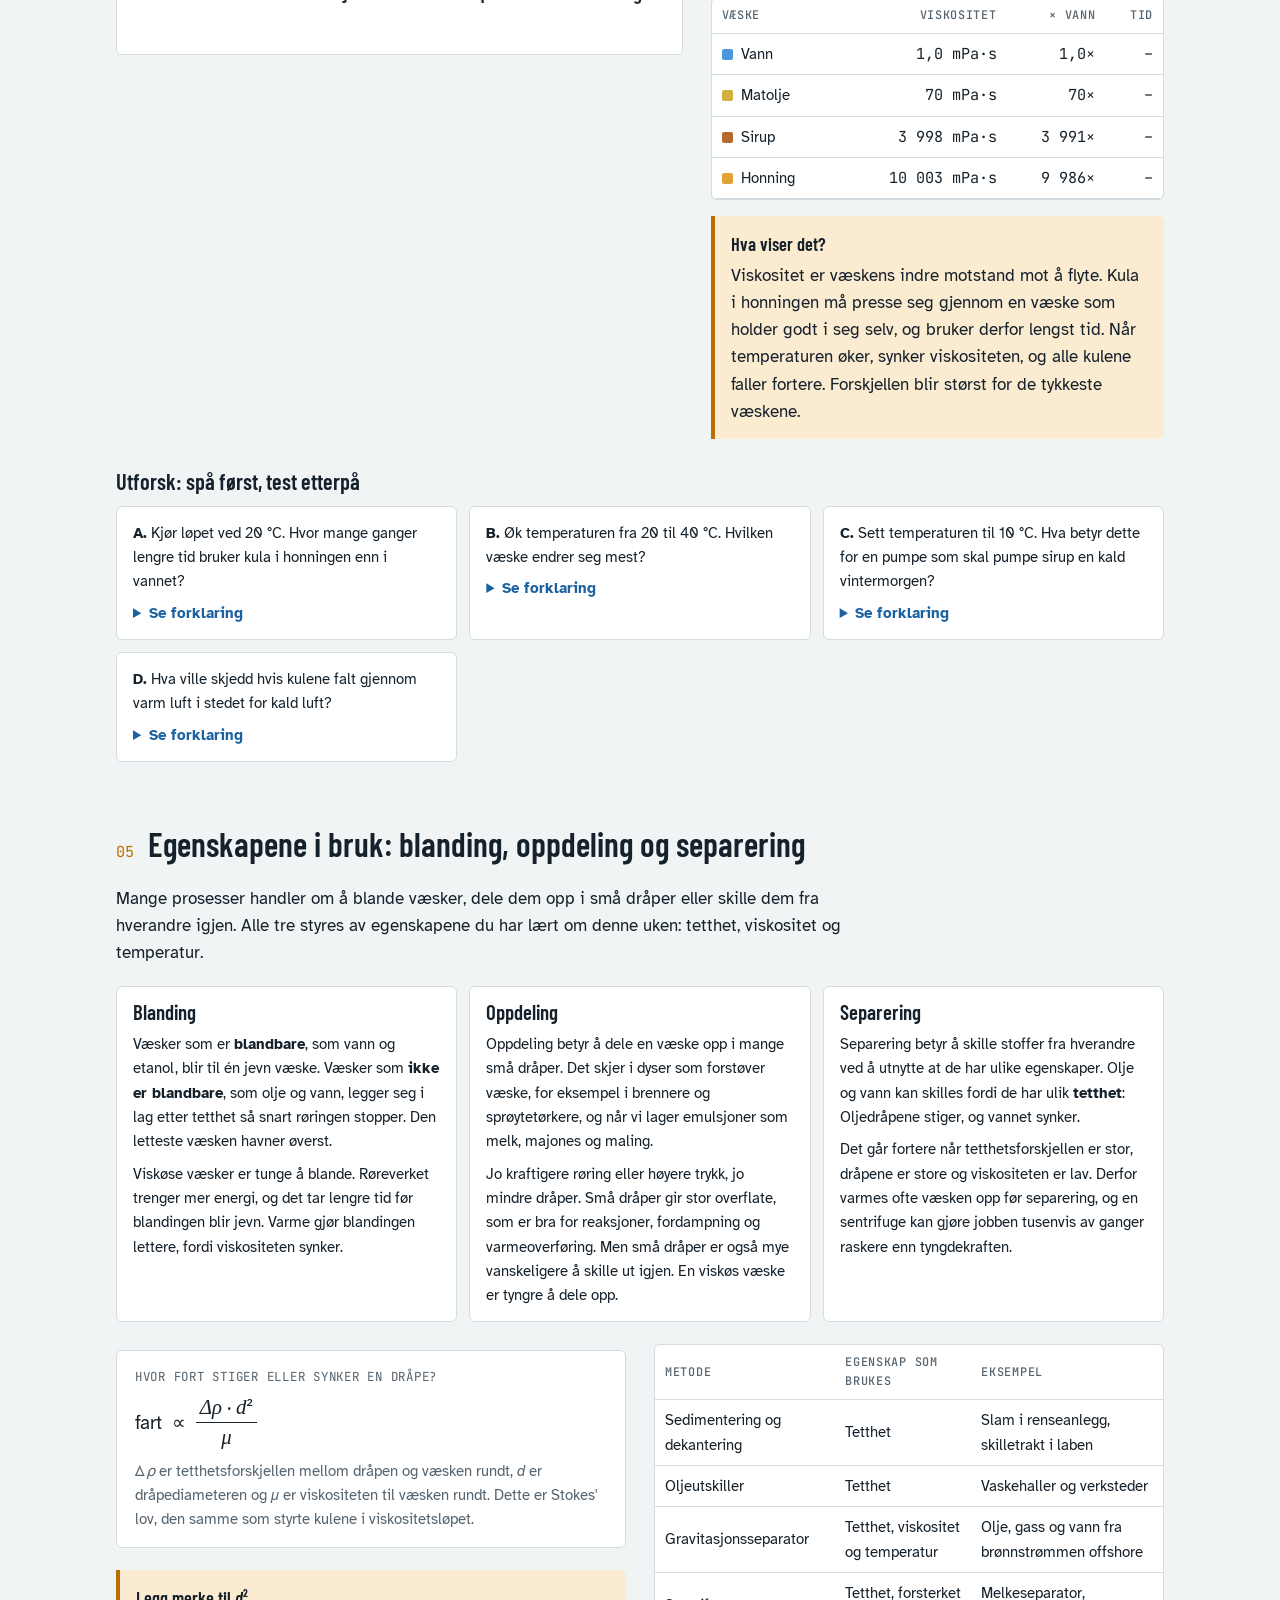
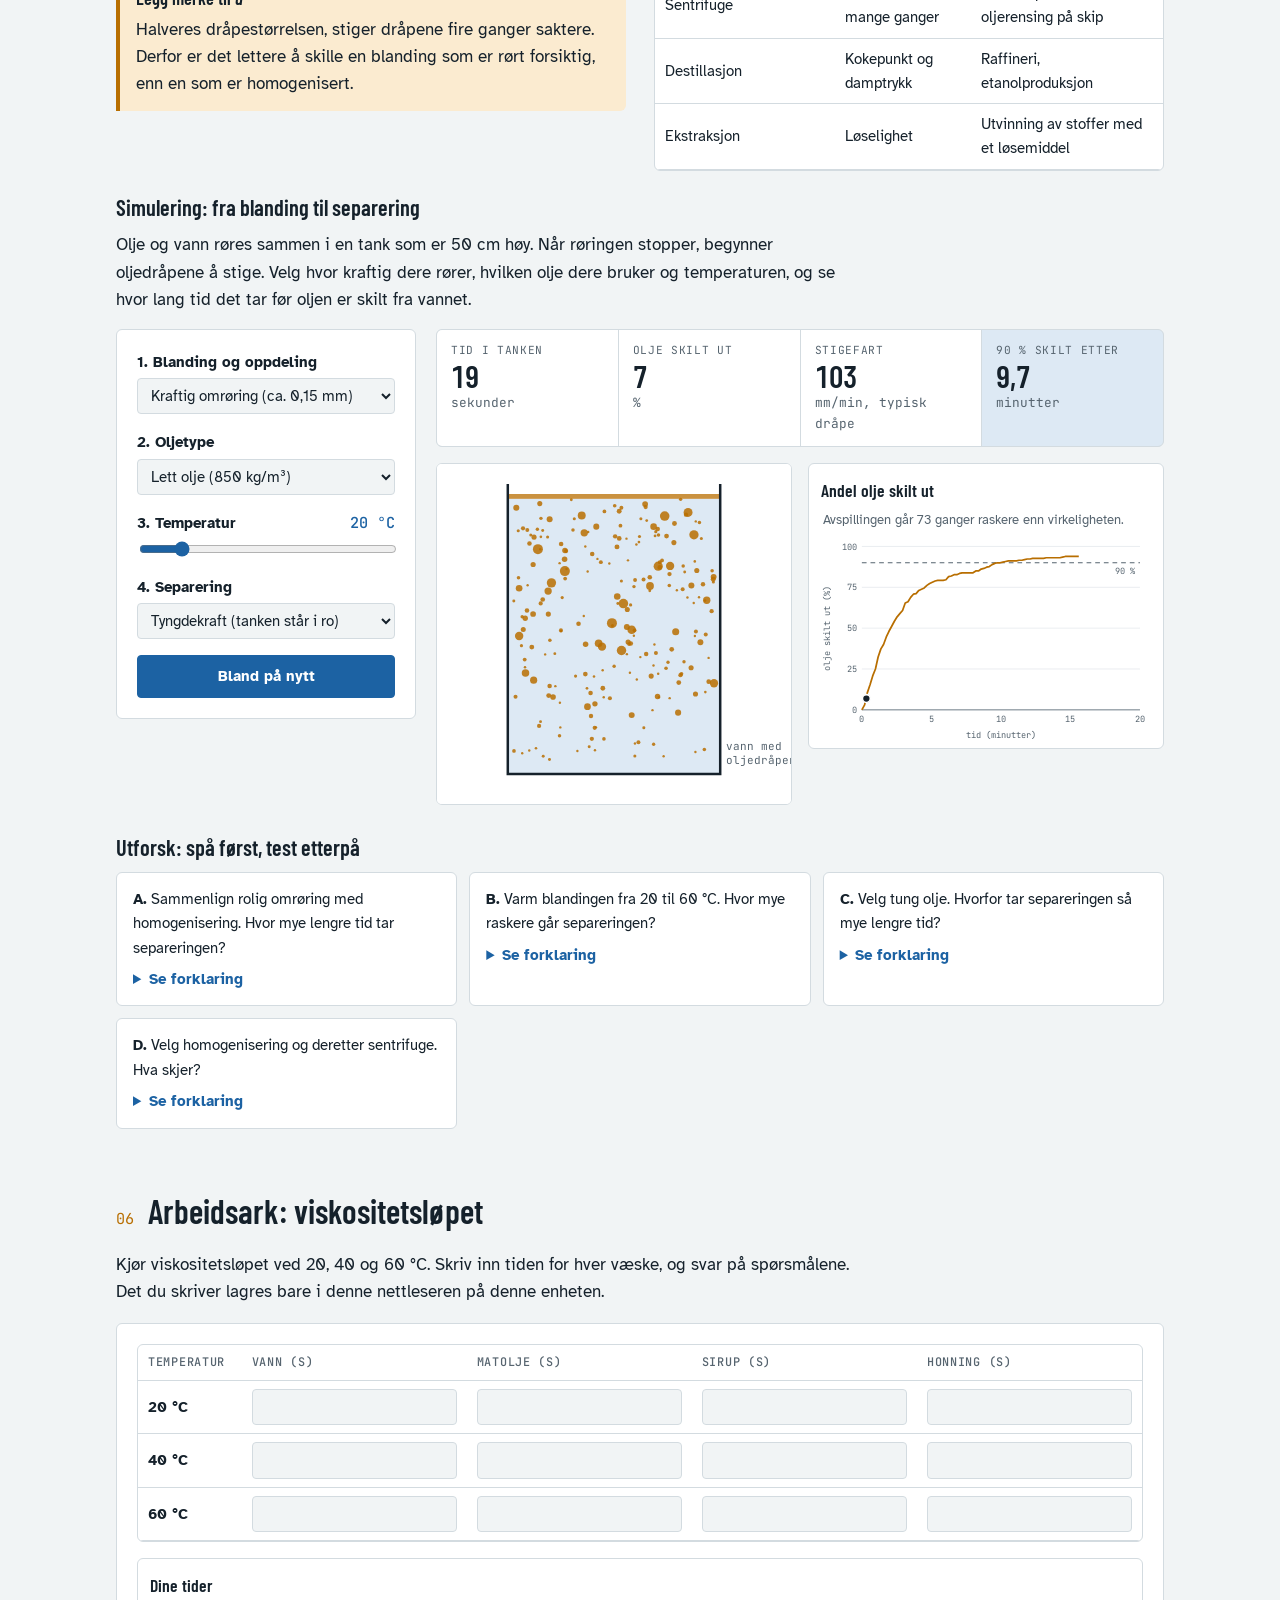
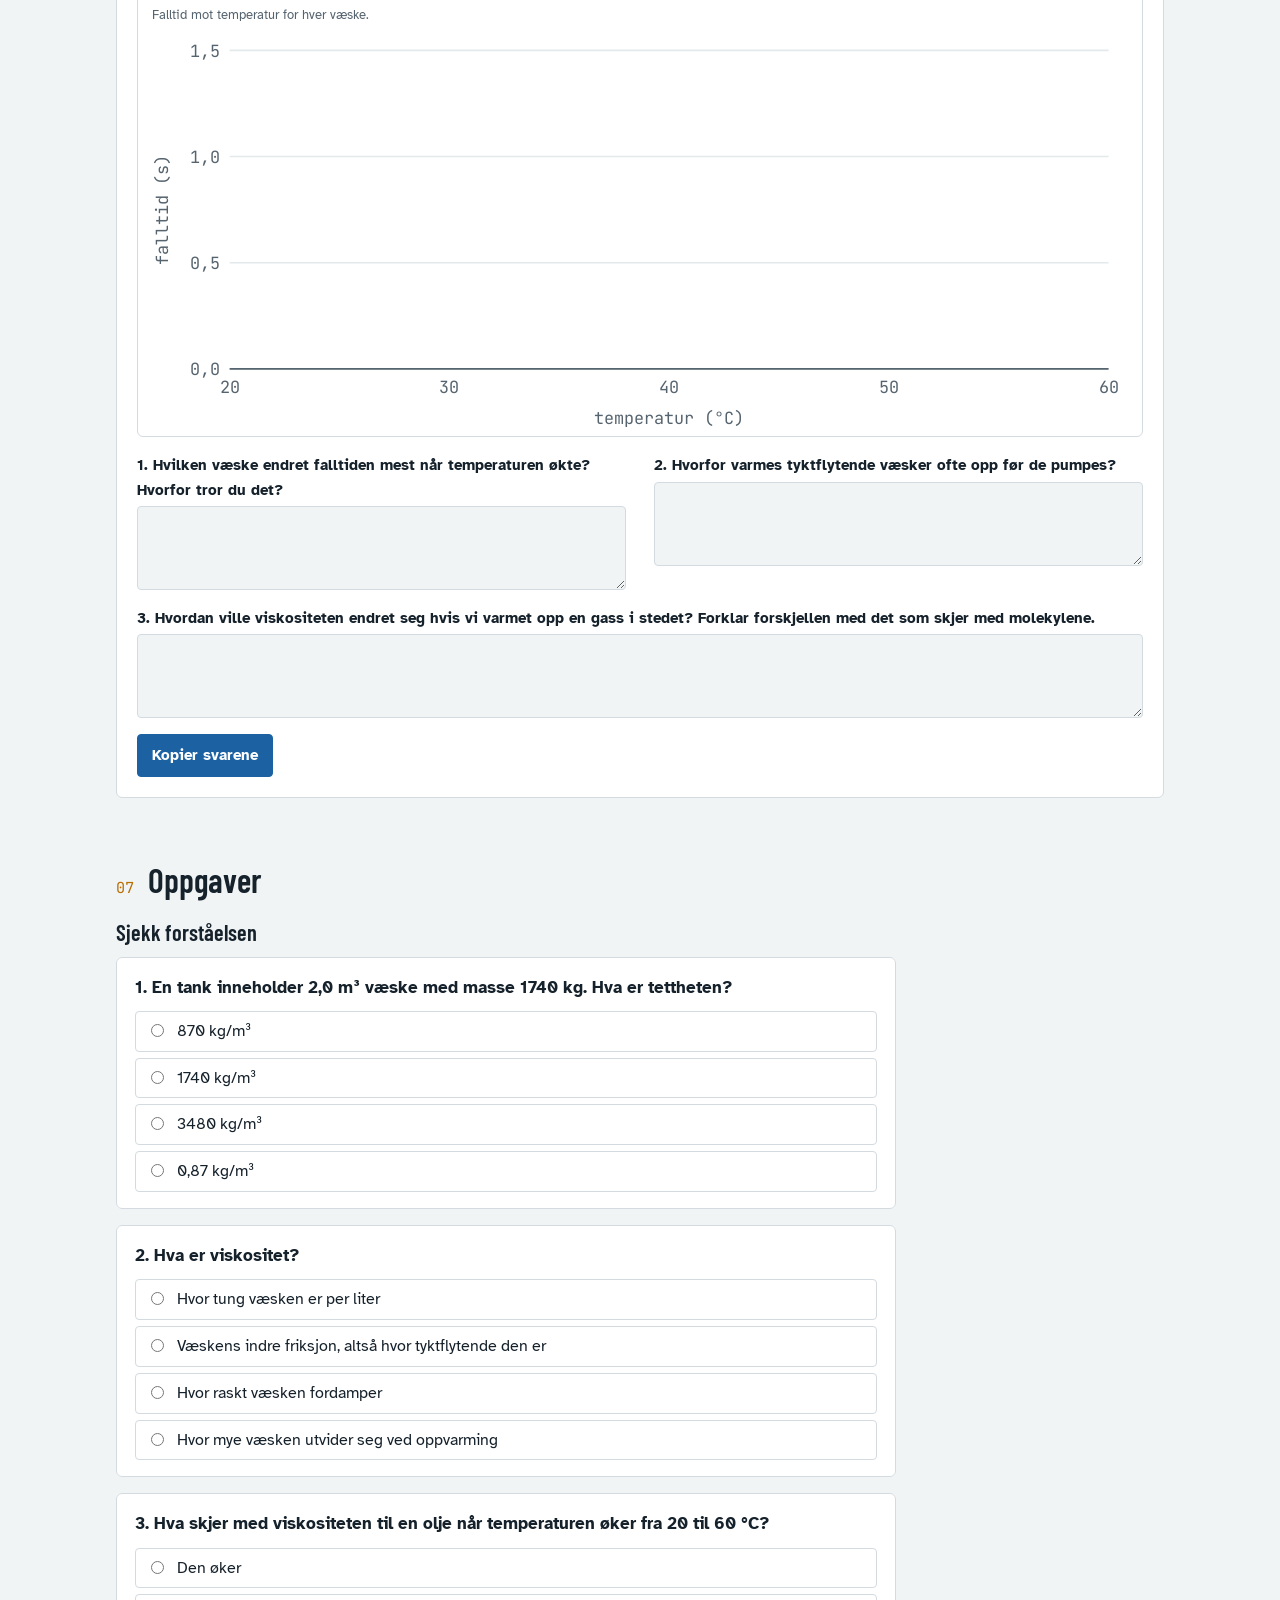
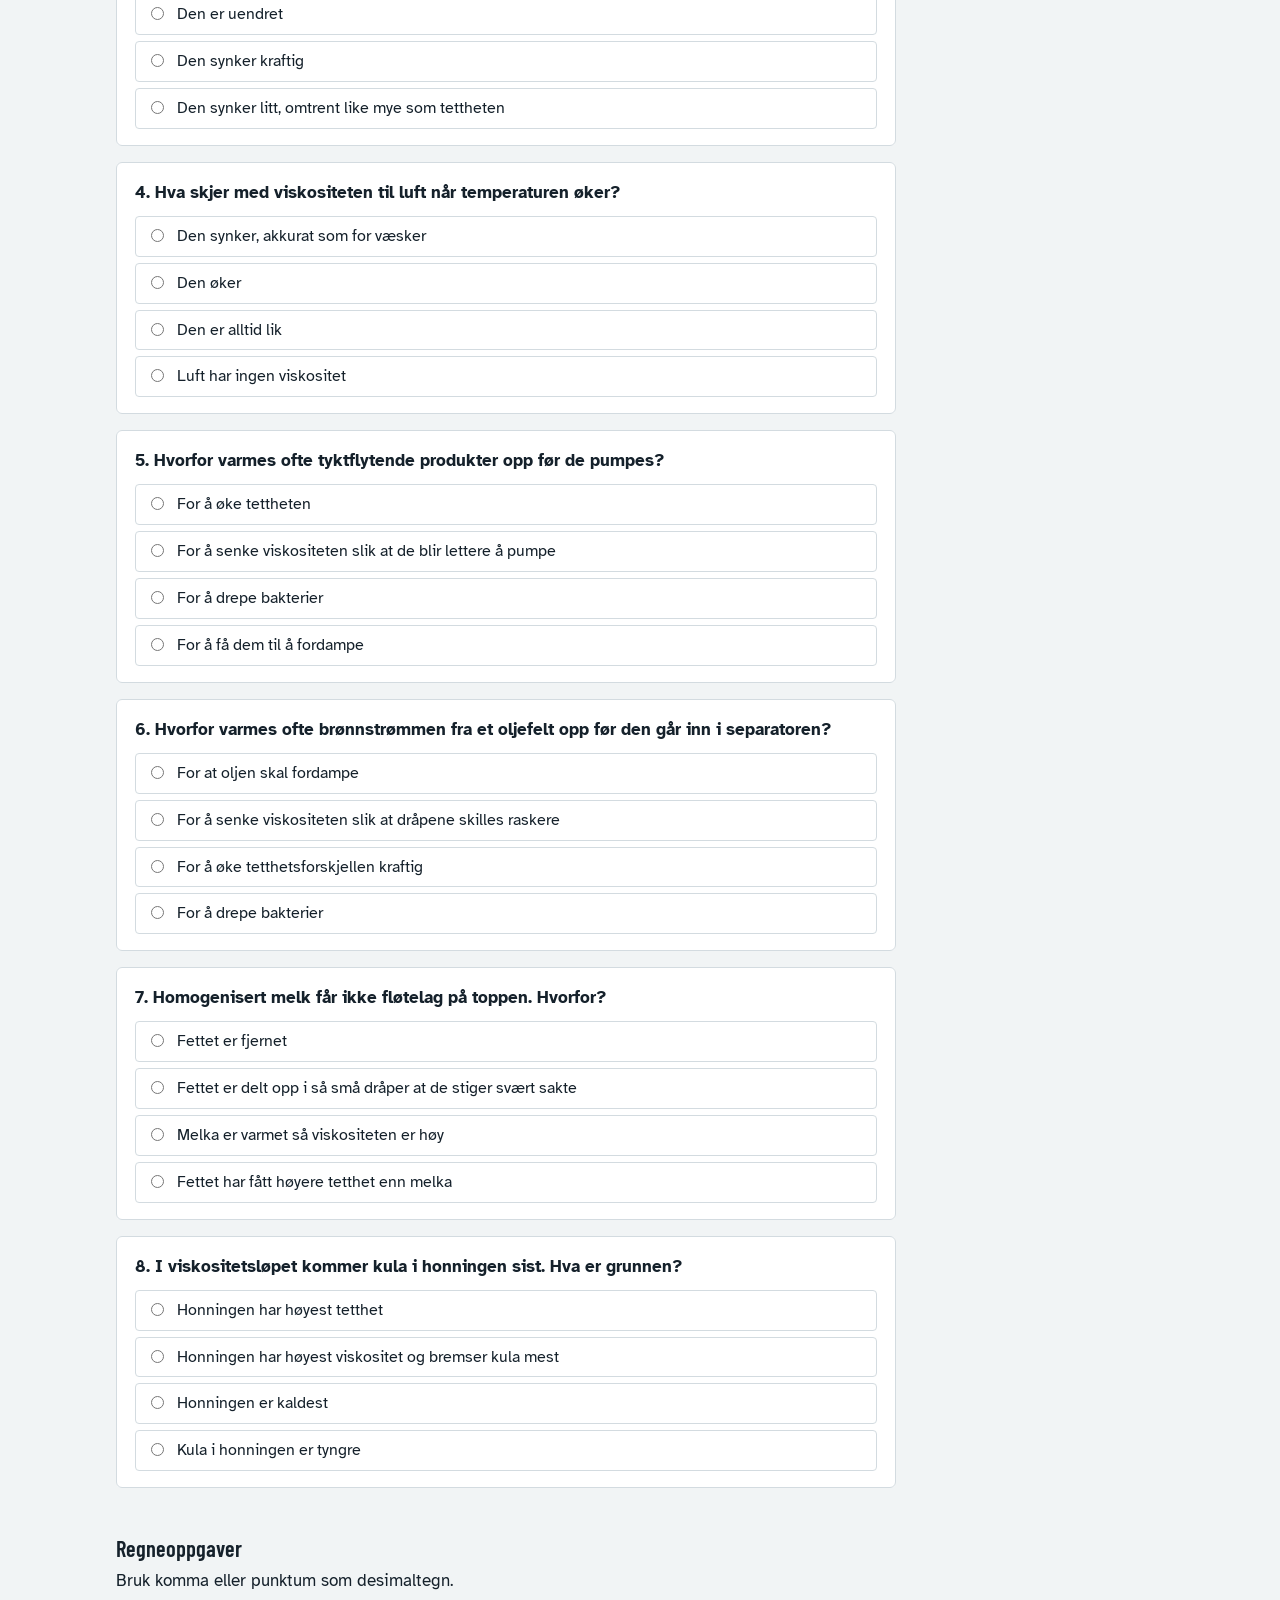
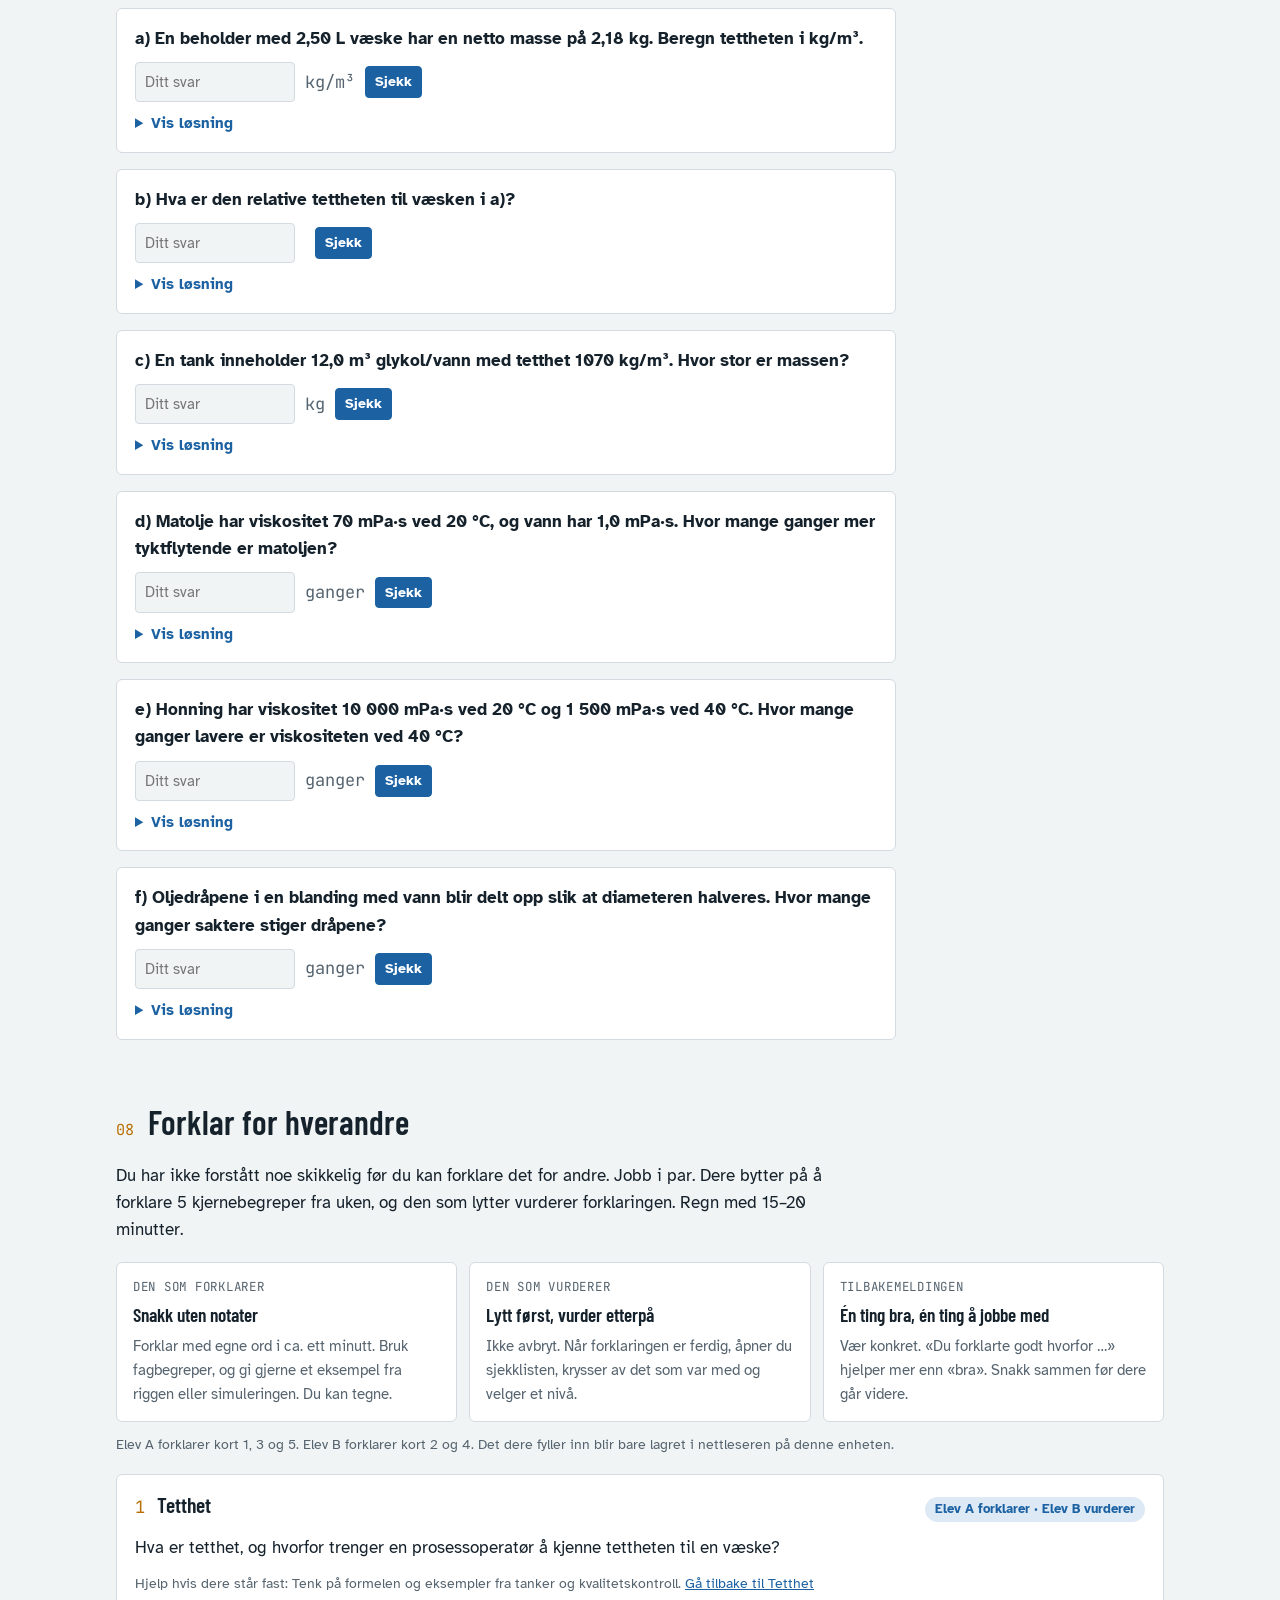
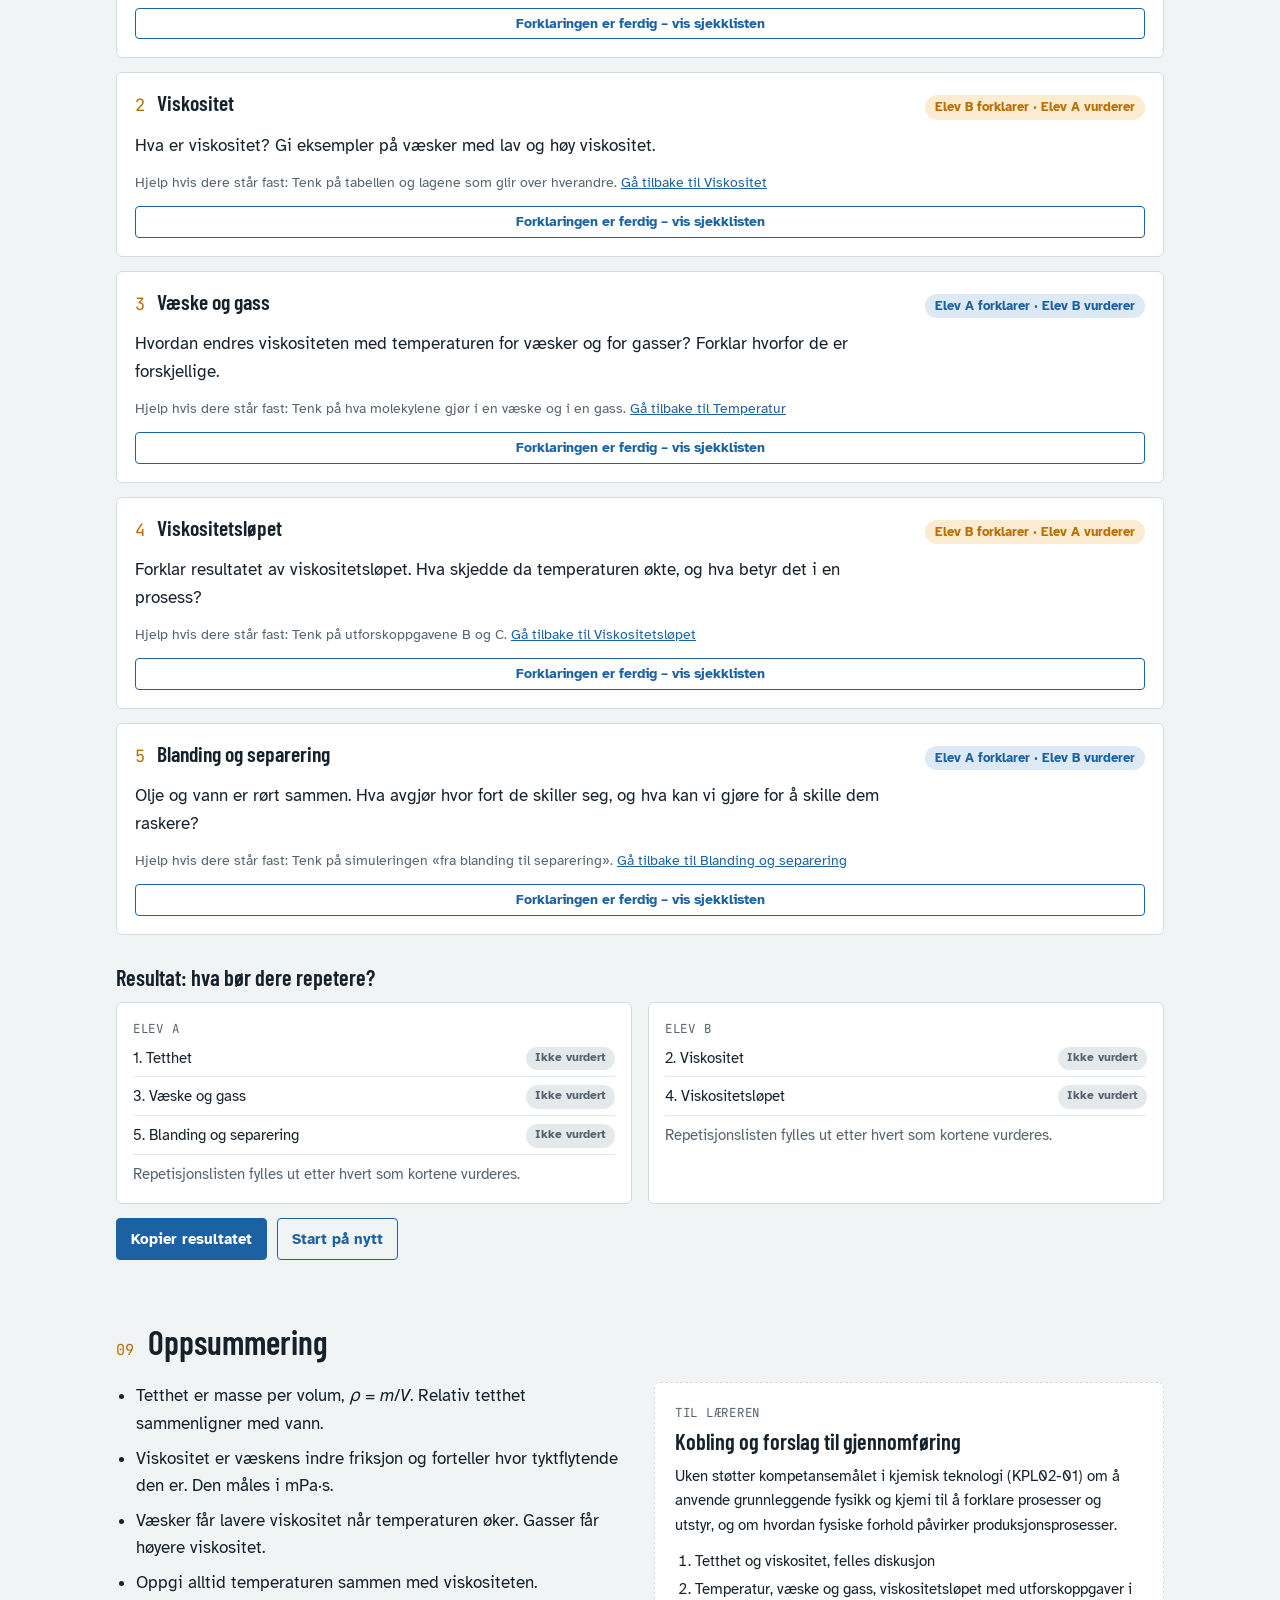
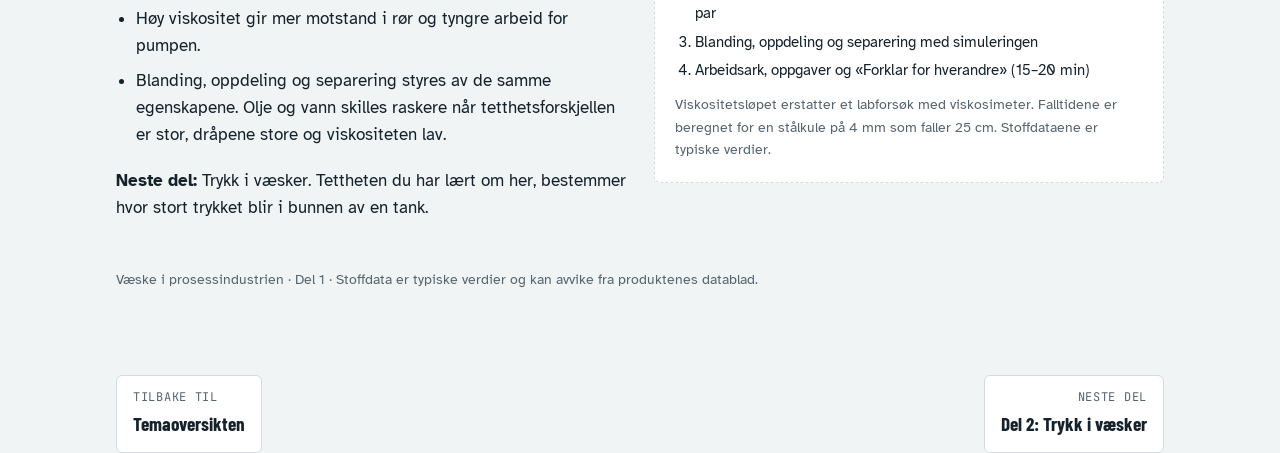
<file: vaeske/uke1.html>
<!doctype html>
<html lang="nb">
<head>
<meta charset="utf-8">
<meta name="viewport" content="width=device-width, initial-scale=1, viewport-fit=cover">
<meta name="claude:viewport-fit-sides" content="cover">
<title>Del 1: Væskers egenskaper</title>
<link rel="preconnect" href="https://fonts.googleapis.com"><link rel="preconnect" href="https://fonts.gstatic.com" crossorigin><link rel="stylesheet" href="https://fonts.googleapis.com/css2?family=Atkinson+Hyperlegible:ital,wght@0,400;0,700;1,400&family=Barlow+Condensed:wght@500;600;700&family=JetBrains+Mono:wght@400;500&display=swap">
<link rel="stylesheet" href="kurs.css">

</head>
<body>
<div class="coursebar"><div class="wrap"><a href="index.html">← Væske i prosessindustrien</a><nav class="weeks" aria-label="Deler"><a href="uke1.html" title="Del 1: Væskers egenskaper" aria-current="page">1</a><a href="uke2.html" title="Del 2: Trykk i væsker">2</a><a href="uke3.html" title="Del 3: Strømning i rør">3</a><a href="uke4.html" title="Del 4: Trykktap og energi i rørsystemer">4</a><a href="uke5.html" title="Del 5: Pumper">5</a><a href="uke6.html" title="Del 6: Måling, styring og helhet">6</a></nav></div></div>
<div class="sitebar"><div class="wrap"><a href="../">← Alle ressurser</a><span>Kjemiprosess <b>læringslab</b></span></div></div>
<header class="top">
  <div class="wrap">
    <div>
      <div class="tag">Væske i prosessindustrien · Vg2 kjemiprosess · Del 1 av 6</div>
      <h1 style="margin-top:10px">Væskers egenskaper</h1>
      <p class="lede">Hvorfor renner sirup tregere enn vann, og hvorfor blir oljen tykk om vinteren? Før vi kan pumpe og transportere væsker, må vi kjenne egenskapene deres.</p>
      <div class="meta"><span>Tidsbruk <b>ca. 4 økter</b></span><span>Forkunnskaper <b>masse, volum og enheter</b></span></div>
    </div>
    <div class="goals">
      <div class="tag">Etter denne uken skal du kunne</div>
      <ul>
        <li>forklare og beregne tetthet og relativ tetthet</li>
        <li>forklare hva viskositet er</li>
        <li>forklare at viskositeten til væsker synker når temperaturen øker, mens den øker for gasser</li>
        <li>forklare hvorfor viskositet og temperatur betyr noe i en prosess</li>
        <li>forklare hvordan tetthet, viskositet og temperatur påvirker blanding, oppdeling og separering av væsker</li>
      </ul>
    </div>
  </div>
</header>

<nav class="toc" aria-label="Innhold"><div class="wrap"><ol id="toc">
  <li><a href="#tetthet"><span>1</span>Tetthet</a></li>
  <li><a href="#viskositet"><span>2</span>Viskositet</a></li>
  <li><a href="#temperatur"><span>3</span>Temperatur</a></li>
  <li><a href="#simulering"><span>4</span>Viskositetsløpet</a></li>
  <li><a href="#separering"><span>5</span>Blanding og separering</a></li>
  <li><a href="#arbeidsark"><span>6</span>Arbeidsark</a></li>
  <li><a href="#oppgaver"><span>7</span>Oppgaver</a></li>
  <li><a href="#forklar"><span>8</span>Forklar for hverandre</a></li>
  <li><a href="#oppsummering"><span>9</span>Oppsummering</a></li>
</ol></div></nav>

<main>
<section id="tetthet">
  <div class="wrap">
    <div class="sechead"><span class="step">01</span><h2>Tetthet</h2></div>
    <div class="two">
      <div class="prose stack">
        <p>Tetthet forteller hvor mye masse som finnes i et bestemt volum. En liter vann veier omtrent 1 kg, mens en liter hydraulikkolje veier rundt 0,87 kg. Oljen har lavere tetthet og flyter derfor oppå vannet.</p>
        <p>I prosessindustrien bruker vi tetthet hele tiden: for å regne om mellom volum og masse, for å beregne trykk i tanker (del 2) og for å kontrollere kvaliteten på et produkt. Tetthet måles ofte med aerometer, pyknometer eller med instrumenter direkte i røret.</p>
        <p><b>Relativ tetthet</b> sammenligner en væske med vann. Den har ingen enhet. En væske med relativ tetthet 0,87 er 0,87 ganger så tung som samme volum vann.</p>
      </div>
      <div class="stack">
        <div class="formula" role="img" aria-label="Tetthet rho er lik masse delt på volum">
          <div class="tag" style="margin-bottom:8px">Tetthet</div>
          <div class="eq"><var>ρ</var><span>=</span><span class="frac"><span><var>m</var></span><span><var>V</var></span></span><span class="lbl" style="margin-left:12px">kg/m³</span></div>
          <p class="note"><var>m</var> masse (kg), <var>V</var> volum (m³). 1 kg/m³ = 0,001 kg/L = 0,001 g/cm³.</p>
        </div>
        <div class="formula" role="img" aria-label="Relativ tetthet er rho delt på rho vann">
          <div class="tag" style="margin-bottom:8px">Relativ tetthet</div>
          <div class="eq"><var>d</var><span>=</span><span class="frac"><span><var>ρ</var></span><span><var>ρ</var><sub>vann</sub></span></span><span class="lbl" style="margin-left:12px">uten enhet, ρ<sub>vann</sub> = 1000 kg/m³</span></div>
        </div>
        <div class="tablebox">
          <table>
            <thead><tr><th>Væske ved 20 °C</th><th class="r">ρ (kg/m³)</th><th class="r">d</th></tr></thead>
            <tbody>
              <tr><td>Bensin</td><td class="r num">≈ 740</td><td class="r num">0,74</td></tr>
              <tr><td>Hydraulikkolje VG 46</td><td class="r num">867</td><td class="r num">0,87</td></tr>
              <tr><td>Vann</td><td class="r num">998</td><td class="r num">1,00</td></tr>
              <tr><td>Sjøvann</td><td class="r num">≈ 1025</td><td class="r num">1,03</td></tr>
              <tr><td>Glykol/vann 50 %</td><td class="r num">1070</td><td class="r num">1,07</td></tr>
              <tr><td>Glyserol</td><td class="r num">1261</td><td class="r num">1,26</td></tr>
              <tr><td>Svovelsyre 98 %</td><td class="r num">≈ 1830</td><td class="r num">1,83</td></tr>
            </tbody>
          </table>
        </div>
      </div>
    </div>
  </div>
</section>

<section id="viskositet">
  <div class="wrap">
    <div class="sechead"><span class="step">02</span><h2>Viskositet: hvor tyktflytende er væsken?</h2></div>
    <div class="two">
      <div class="prose stack">
        <p>Viskositet beskriver hvor tyktflytende en væske er. Hell vann og honning ut av hvert sitt glass, så ser du forskjellen: Vannet renner med en gang, mens honningen siger sakte ut.</p>
        <p>Viskositet er væskens <b>indre friksjon</b>. Tenk deg væsken som tynne lag som glir over hverandre. Mellom lagene virker det en motstand. Jo større motstand, jo høyere viskositet, og jo mer kraft trengs for å få væsken til å strømme.</p>
        <p>Viskositet måles i millipascalsekund (mPa·s). Vann har omtrent 1 mPa·s ved 20 °C. I eldre datablad står ofte centipoise (cP), som er det samme tallet.</p>
        <p><b>Hvorfor betyr det noe i prosessen?</b> En væske med høy viskositet gir mer friksjon i rørene, større trykktap og tyngre arbeid for pumpen. Det kommer vi tilbake til i del 4 og 5.</p>
      </div>
      <div class="stack">
        <div class="tablebox"><table>
          <thead><tr><th>Ved 20 °C</th><th class="r">Viskositet (mPa·s)</th><th class="r">× vann</th></tr></thead>
          <tbody>
            <tr><td>Luft</td><td class="r num">0,018</td><td class="r num">0,02</td></tr>
            <tr><td>Vann</td><td class="r num">1,0</td><td class="r num">1</td></tr>
            <tr><td>Matolje</td><td class="r num">≈ 70</td><td class="r num">70</td></tr>
            <tr><td>Hydraulikkolje</td><td class="r num">≈ 90</td><td class="r num">90</td></tr>
            <tr><td>Sirup</td><td class="r num">≈ 4 000</td><td class="r num">4 000</td></tr>
            <tr><td>Honning</td><td class="r num">≈ 10 000</td><td class="r num">10 000</td></tr>
          </tbody></table></div>
        <p class="status">Typiske verdier. Sirup og honning varierer mye fra produkt til produkt.</p>
      </div>
    </div>
  </div>
</section>

<section id="temperatur">
  <div class="wrap">
    <div class="sechead"><span class="step">03</span><h2>Temperaturen endrer viskositeten</h2></div>
    <div class="two" style="margin-bottom:22px">
      <div class="prose stack">
        <p><b>Væsker blir tynnere når de varmes opp.</b> I en væske ligger molekylene tett og holder i hverandre. Når væsken varmes opp, beveger molekylene seg mer og slipper lettere taket i hverandre. Da glir lagene lettere, og viskositeten synker. Honning er mer enn seks ganger tynnere ved 40 °C enn ved 20 °C.</p>
        <p><b>Gasser gjør det motsatte.</b> I en gass er molekylene langt fra hverandre og holder ikke i hverandre. Motstanden kommer av at molekylene hele tiden kolliderer og dytter på lagene rundt seg. Når gassen varmes opp, går molekylene fortere og kolliderer oftere. Da <b>øker</b> viskositeten. Endringen er mye mindre enn for væsker, men den går i motsatt retning.</p>
        <p>Derfor oppgis alltid temperaturen sammen med viskositeten, og derfor varmes ofte tyktflytende produkter opp før de pumpes.</p>
      </div>
      <div class="stack">
        <div class="callout"><b>Huskeregel</b>Varmere væske: lavere viskositet.<br>Varmere gass: høyere viskositet.</div>
        <div class="callout"><b>Tetthet og temperatur</b>Tettheten synker også litt når en væske varmes opp, men mye mindre enn viskositeten. For vann er endringen fra 20 til 60 °C bare 1,5 %.</div>
      </div>
    </div>
    <div class="two">
      <div class="chart"><h4>Væsker: viskositeten synker</h4><div class="cap">Viskositet i forhold til verdien ved 20 °C. <span style="color:#4C97DB;font-weight:700">■ Vann</span> <span style="color:#D4B13F;font-weight:700">■ Matolje</span> <span style="color:#E0A232;font-weight:700">■ Honning</span></div><svg id="tvLiq" viewBox="0 0 420 250"></svg></div>
      <div class="chart"><h4>Gass (luft): viskositeten øker</h4><div class="cap">Viskositet i forhold til verdien ved 20 °C. Merk den forstørrede skalaen.</div><svg id="tvGas" viewBox="0 0 420 250"></svg></div>
    </div>
  </div>
</section>

<section id="simulering">
  <div class="wrap">
    <div class="sechead"><span class="step">04</span><h2>Viskositetsløpet</h2></div>
    <div class="two" style="grid-template-columns:minmax(0,1.25fr) minmax(0,1fr)">
      <div class="schem" style="padding:0"><canvas class="anim" id="race" data-h="400" role="img" aria-label="Fire rør med vann, matolje, sirup og honning der like stålkuler faller samtidig"></canvas></div>
      <div class="stack">
        <h3 style="font-size:1.6rem">Hvilken kule kommer først til bunnen?</h3>
        <p>Like stålkuler slippes samtidig ned i fire væsker. Jo høyere viskositet, jo mer bremser væsken kula. Spå rekkefølgen før du slipper kulene.</p>
        <div class="btnrow"><button type="button" id="rGo">Slipp kulene</button><button type="button" class="ghost" id="rUp">Hent kulene opp</button></div>
        <div class="ctrl"><label for="rT">Temperatur <output id="rTo"></output></label><input type="range" id="rT" min="10" max="80" step="5" value="20"></div>
        <div class="ctrl"><label for="rSpeed">Avspilling</label><select id="rSpeed"><option value="1">Sanntid</option><option value="5">5 ganger raskere</option><option value="20">20 ganger raskere</option></select></div>
        <div class="tablebox"><table>
          <thead><tr><th>Væske</th><th class="r">Viskositet</th><th class="r">× vann</th><th class="r">Tid</th></tr></thead>
          <tbody id="rTab"></tbody></table></div>
        <div class="callout"><b>Hva viser det?</b>Viskositet er væskens indre motstand mot å flyte. Kula i honningen må presse seg gjennom en væske som holder godt i seg selv, og bruker derfor lengst tid. Når temperaturen øker, synker viskositeten, og alle kulene faller fortere. Forskjellen blir størst for de tykkeste væskene.</div>
      </div>
    </div>
    <h3 style="margin:30px 0 12px">Utforsk: spå først, test etterpå</h3>
    <div class="explore">
      <div class="task"><p><b>A.</b> Kjør løpet ved 20 °C. Hvor mange ganger lengre tid bruker kula i honningen enn i vannet?</p>
        <details><summary>Se forklaring</summary><div class="ans">Rundt 160 ganger lengre tid. Honningen har omtrent 10 000 ganger så høy viskositet som vann. Tiden øker ikke like mye som viskositeten, fordi kula i vannet bremses mest av at den må dytte vannet til side, ikke av viskositeten.</div></details></div>
      <div class="task"><p><b>B.</b> Øk temperaturen fra 20 til 40 °C. Hvilken væske endrer seg mest?</p>
        <details><summary>Se forklaring</summary><div class="ans">Honningen og sirupen. Tiden blir mer enn fem ganger kortere. Vannet endrer seg nesten ikke. Jo mer viskøs væsken er, jo mer påvirkes den av temperaturen.</div></details></div>
      <div class="task"><p><b>C.</b> Sett temperaturen til 10 °C. Hva betyr dette for en pumpe som skal pumpe sirup en kald vintermorgen?</p>
        <details><summary>Se forklaring</summary><div class="ans">Sirupen er nesten tre ganger så tyktflytende som ved 20 °C. Pumpen får mye større motstand, og volumstrømmen kan falle kraftig. Derfor isoleres og varmes ofte rør og tanker med tyktflytende produkter.</div></details></div>
      <div class="task"><p><b>D.</b> Hva ville skjedd hvis kulene falt gjennom varm luft i stedet for kald luft?</p>
        <details><summary>Se forklaring</summary><div class="ans">I luft er viskositeten så lav at kula nesten faller fritt. Men luftens viskositet øker litt når den varmes opp, så den ville bremset kula ørlite grann mer. Det er motsatt av væskene.</div></details></div>
    </div>
  </div>
</section>

<section id="separering">
  <div class="wrap">
    <div class="sechead"><span class="step">05</span><h2>Egenskapene i bruk: blanding, oppdeling og separering</h2></div>
    <p class="prose" style="margin-bottom:20px">Mange prosesser handler om å blande væsker, dele dem opp i små dråper eller skille dem fra hverandre igjen. Alle tre styres av egenskapene du har lært om denne uken: tetthet, viskositet og temperatur.</p>
    <div class="explore" style="margin-bottom:22px">
      <div class="task"><h3 style="font-size:1.3rem">Blanding</h3>
        <p>Væsker som er <b>blandbare</b>, som vann og etanol, blir til én jevn væske. Væsker som <b>ikke er blandbare</b>, som olje og vann, legger seg i lag etter tetthet så snart røringen stopper. Den letteste væsken havner øverst.</p>
        <p>Viskøse væsker er tunge å blande. Røreverket trenger mer energi, og det tar lengre tid før blandingen blir jevn. Varme gjør blandingen lettere, fordi viskositeten synker.</p></div>
      <div class="task"><h3 style="font-size:1.3rem">Oppdeling</h3>
        <p>Oppdeling betyr å dele en væske opp i mange små dråper. Det skjer i dyser som forstøver væske, for eksempel i brennere og sprøytetørkere, og når vi lager emulsjoner som melk, majones og maling.</p>
        <p>Jo kraftigere røring eller høyere trykk, jo mindre dråper. Små dråper gir stor overflate, som er bra for reaksjoner, fordampning og varmeoverføring. Men små dråper er også mye vanskeligere å skille ut igjen. En viskøs væske er tyngre å dele opp.</p></div>
      <div class="task"><h3 style="font-size:1.3rem">Separering</h3>
        <p>Separering betyr å skille stoffer fra hverandre ved å utnytte at de har ulike egenskaper. Olje og vann kan skilles fordi de har ulik <b>tetthet</b>: Oljedråpene stiger, og vannet synker.</p>
        <p>Det går fortere når tetthetsforskjellen er stor, dråpene er store og viskositeten er lav. Derfor varmes ofte væsken opp før separering, og en sentrifuge kan gjøre jobben tusenvis av ganger raskere enn tyngdekraften.</p></div>
    </div>
    <div class="two" style="margin-bottom:24px">
      <div class="stack">
        <div class="formula" role="img" aria-label="Stigefarten til en dråpe er proporsjonal med tetthetsforskjell ganger dråpediameter i andre delt på viskositet">
          <div class="tag" style="margin-bottom:8px">Hvor fort stiger eller synker en dråpe?</div>
          <div class="eq"><span>fart</span><span>∝</span><span class="frac"><span><var>Δρ</var> · <var>d</var>²</span><span><var>μ</var></span></span></div>
          <p class="note"><var>Δρ</var> er tetthetsforskjellen mellom dråpen og væsken rundt, <var>d</var> er dråpediameteren og <var>μ</var> er viskositeten til væsken rundt. Dette er Stokes' lov, den samme som styrte kulene i viskositetsløpet.</p>
        </div>
        <div class="callout"><b>Legg merke til <var>d</var>²</b>Halveres dråpestørrelsen, stiger dråpene fire ganger saktere. Derfor er det lettere å skille en blanding som er rørt forsiktig, enn en som er homogenisert.</div>
      </div>
      <div class="tablebox" style="align-self:start"><table>
        <thead><tr><th>Metode</th><th>Egenskap som brukes</th><th>Eksempel</th></tr></thead>
        <tbody>
          <tr><td>Sedimentering og dekantering</td><td>Tetthet</td><td>Slam i renseanlegg, skilletrakt i laben</td></tr>
          <tr><td>Oljeutskiller</td><td>Tetthet</td><td>Vaskehaller og verksteder</td></tr>
          <tr><td>Gravitasjonsseparator</td><td>Tetthet, viskositet og temperatur</td><td>Olje, gass og vann fra brønnstrømmen offshore</td></tr>
          <tr><td>Sentrifuge</td><td>Tetthet, forsterket mange ganger</td><td>Melkeseparator, oljerensing på skip</td></tr>
          <tr><td>Destillasjon</td><td>Kokepunkt og damptrykk</td><td>Raffineri, etanolproduksjon</td></tr>
          <tr><td>Ekstraksjon</td><td>Løselighet</td><td>Utvinning av stoffer med et løsemiddel</td></tr>
        </tbody></table></div>
    </div>

    <h3 style="margin-bottom:12px">Simulering: fra blanding til separering</h3>
    <p class="prose" style="margin-bottom:16px">Olje og vann røres sammen i en tank som er 50 cm høy. Når røringen stopper, begynner oljedråpene å stige. Velg hvor kraftig dere rører, hvilken olje dere bruker og temperaturen, og se hvor lang tid det tar før oljen er skilt fra vannet.</p>
    <div class="sim">
      <div class="panel controls">
        <div class="ctrl"><label for="sMix">1. Blanding og oppdeling</label><select id="sMix"><option value="500">Rolig omrøring (store dråper, ca. 0,5 mm)</option><option value="150" selected>Kraftig omrøring (ca. 0,15 mm)</option><option value="30">Homogenisering (små dråper, ca. 0,03 mm)</option></select></div>
        <div class="ctrl"><label for="sOil">2. Oljetype</label><select id="sOil"><option value="850">Lett olje (850 kg/m³)</option><option value="900">Middels olje (900 kg/m³)</option><option value="960">Tung olje (960 kg/m³)</option></select></div>
        <div class="ctrl"><label for="sT">3. Temperatur <output id="sTo"></output></label><input type="range" id="sT" min="10" max="80" step="5" value="20"></div>
        <div class="ctrl"><label for="sG">4. Separering</label><select id="sG"><option value="1">Tyngdekraft (tanken står i ro)</option><option value="2000">Sentrifuge (2000 × tyngdekraften)</option></select></div>
        <button type="button" id="sMixBtn">Bland på nytt</button>
      </div>
      <div class="stack" style="min-width:0">
        <div class="gauges">
          <div class="gauge"><div class="k">Tid i tanken</div><div class="val" id="sgT"></div><div class="sub" id="sgTs"></div></div>
          <div class="gauge"><div class="k">Olje skilt ut</div><div class="val" id="sgF"></div><div class="sub">%</div></div>
          <div class="gauge"><div class="k">Stigefart</div><div class="val" id="sgV"></div><div class="sub">mm/min, typisk dråpe</div></div>
          <div class="gauge total"><div class="k">90 % skilt etter</div><div class="val" id="sg90"></div><div class="sub" id="sg90s"></div></div>
        </div>
        <div class="two" style="gap:16px">
          <div class="schem" style="padding:0"><canvas class="anim" id="sepCan" data-h="340" role="img" aria-label="Tank der oljedråper stiger opp og legger seg som et lag på toppen av vannet"></canvas></div>
          <div class="chart"><h4>Andel olje skilt ut</h4><div class="cap" id="sepCap"></div><svg id="sepChart" viewBox="0 0 420 260"></svg></div>
        </div>
      </div>
    </div>
    <h3 style="margin:30px 0 12px">Utforsk: spå først, test etterpå</h3>
    <div class="explore">
      <div class="task"><p><b>A.</b> Sammenlign rolig omrøring med homogenisering. Hvor mye lengre tid tar separeringen?</p>
        <details><summary>Se forklaring</summary><div class="ans">Mer enn hundre ganger lengre. Dråpene etter homogenisering er omtrent 17 ganger mindre, og stigefarten går med diameteren i andre. Det er derfor homogenisert melk ikke får fløtelag på toppen.</div></details></div>
      <div class="task"><p><b>B.</b> Varm blandingen fra 20 til 60 °C. Hvor mye raskere går separeringen?</p>
        <details><summary>Se forklaring</summary><div class="ans">Nesten dobbelt så raskt, fordi viskositeten til vannet blir omtrent halvparten. Derfor varmes brønnstrømmen ofte opp før den går inn i separatorer offshore.</div></details></div>
      <div class="task"><p><b>C.</b> Velg tung olje. Hvorfor tar separeringen så mye lengre tid?</p>
        <details><summary>Se forklaring</summary><div class="ans">Tetthetsforskjellen mellom tung olje og vann er liten, bare ca. 40 kg/m³ mot ca. 150 kg/m³ for lett olje. Den lille forskjellen gir svak oppdrift, og dråpene stiger sakte.</div></details></div>
      <div class="task"><p><b>D.</b> Velg homogenisering og deretter sentrifuge. Hva skjer?</p>
        <details><summary>Se forklaring</summary><div class="ans">Separeringen går på sekunder i stedet for timer. Sentrifugen gir en kraft som er tusenvis av ganger større enn tyngdekraften. Slik skilles fløten fra melka på meieriet, og vann og smuss fra smøreolje på skip.</div></details></div>
    </div>
  </div>
</section>

<section id="arbeidsark">
  <div class="wrap">
    <div class="sechead"><span class="step">06</span><h2>Arbeidsark: viskositetsløpet</h2></div>
    <p class="prose" style="margin-bottom:18px">Kjør viskositetsløpet ved 20, 40 og 60 °C. Skriv inn tiden for hver væske, og svar på spørsmålene. Det du skriver lagres bare i denne nettleseren på denne enheten.</p>
    <div class="panel lab stack">
      <div class="tablebox"><table>
        <thead><tr><th>Temperatur</th><th>Vann (s)</th><th>Matolje (s)</th><th>Sirup (s)</th><th>Honning (s)</th></tr></thead>
        <tbody id="aRows"></tbody></table></div>
      <div class="chart"><h4>Dine tider</h4><div class="cap">Falltid mot temperatur for hver væske.</div><svg id="aChart" viewBox="0 0 640 260"></svg></div>
      <div class="two">
        <div class="ctrl"><label for="aR1">1. Hvilken væske endret falltiden mest når temperaturen økte? Hvorfor tror du det?</label><textarea id="aR1"></textarea></div>
        <div class="ctrl"><label for="aR2">2. Hvorfor varmes tyktflytende væsker ofte opp før de pumpes?</label><textarea id="aR2"></textarea></div>
      </div>
      <div class="ctrl"><label for="aR3">3. Hvordan ville viskositeten endret seg hvis vi varmet opp en gass i stedet? Forklar forskjellen med det som skjer med molekylene.</label><textarea id="aR3"></textarea></div>
      <div class="btnrow"><button type="button" id="aCopy">Kopier svarene</button><span class="status" id="aCopied" role="status"></span></div>
      <textarea id="aFb" hidden readonly style="min-height:160px;font-family:var(--f-mono);font-size:.8rem"></textarea>
    </div>
  </div>
</section>

<section id="oppgaver">
  <div class="wrap">
    <div class="sechead"><span class="step">07</span><h2>Oppgaver</h2></div>
    <h3 style="margin-bottom:12px">Sjekk forståelsen</h3>
    <div class="stack" id="quiz" style="max-width:780px"></div>
    <div class="btnrow" style="margin-top:12px"><span class="score" id="qScore"></span></div>
    <h3 style="margin:36px 0 6px">Regneoppgaver</h3>
    <p class="prose" style="margin-bottom:14px">Bruk komma eller punktum som desimaltegn.</p>
    <div class="stack" id="calcs" style="max-width:780px"></div>
  </div>
</section>

<section id="forklar">
  <div class="wrap">
    <div class="sechead"><span class="step">08</span><h2>Forklar for hverandre</h2></div>
    <div id="peer"></div>
  </div>
</section>

<section id="oppsummering">
  <div class="wrap">
    <div class="sechead"><span class="step">09</span><h2>Oppsummering</h2></div>
    <div class="two">
      <div class="summary prose">
        <ul>
          <li>Tetthet er masse per volum, <var>ρ</var> = <var>m</var>/<var>V</var>. Relativ tetthet sammenligner med vann.</li>
          <li>Viskositet er væskens indre friksjon og forteller hvor tyktflytende den er. Den måles i mPa·s.</li>
          <li>Væsker får lavere viskositet når temperaturen øker. Gasser får høyere viskositet.</li>
          <li>Oppgi alltid temperaturen sammen med viskositeten.</li>
          <li>Høy viskositet gir mer motstand i rør og tyngre arbeid for pumpen.</li>
          <li>Blanding, oppdeling og separering styres av de samme egenskapene. Olje og vann skilles raskere når tetthetsforskjellen er stor, dråpene store og viskositeten lav.</li>
        </ul>
        <p style="margin-top:18px"><b>Neste del:</b> Trykk i væsker. Tettheten du har lært om her, bestemmer hvor stort trykket blir i bunnen av en tank.</p>
      </div>
      <div class="teacher">
        <div class="tag">Til læreren</div>
        <h3 style="margin:6px 0 10px">Kobling og forslag til gjennomføring</h3>
        <p style="font-size:.95rem">Uken støtter kompetansemålet i kjemisk teknologi (KPL02-01) om å anvende grunnleggende fysikk og kjemi til å forklare prosesser og utstyr, og om hvordan fysiske forhold påvirker produksjonsprosesser.</p>
        <ol style="font-size:.95rem;padding-left:20px;margin:12px 0 0;display:grid;gap:4px">
          <li>Tetthet og viskositet, felles diskusjon</li>
          <li>Temperatur, væske og gass, viskositetsløpet med utforskoppgaver i par</li>
          <li>Blanding, oppdeling og separering med simuleringen</li>
          <li>Arbeidsark, oppgaver og «Forklar for hverandre» (15–20 min)</li>
        </ol>
        <p class="status" style="margin-top:12px">Viskositetsløpet erstatter et labforsøk med viskosimeter. Falltidene er beregnet for en stålkule på 4 mm som faller 25 cm. Stoffdataene er typiske verdier.</p>
      </div>
    </div>
  </div>
</section>
</main>
<footer><div class="wrap">Væske i prosessindustrien · Del 1 · Stoffdata er typiske verdier og kan avvike fra produktenes datablad.</div></footer>

<script src="kurs.js"></script>
<script>
(function(){
"use strict";
const {$,nf,num,el,chart}=K;
const TK=t=>t+273.15;
const LIQ=[
  {k:'vann',navn:'Vann',farge:'#4C97DB',rho:t=>K.FLUIDS.vann.rho(t),mu:t=>K.FLUIDS.vann.mu(t)},
  {k:'matolje',navn:'Matolje',farge:'#D4B13F',rho:t=>920-0.65*(t-20),mu:t=>Math.exp(-13.510+3181/TK(t))},
  {k:'sirup',navn:'Sirup',farge:'#B8692E',rho:()=>1400,mu:t=>Math.exp(-25.904+8000/TK(t))},
  {k:'honning',navn:'Honning',farge:'#E0A232',rho:()=>1420,mu:t=>Math.exp(-27.402+8708/TK(t))}];
const air=t=>1.716e-5*Math.pow(TK(t)/273.15,1.5)*(273.15+110.4)/(TK(t)+110.4);
const fmu=mu=>{const m=mu*1000;return m<10?nf(m,1):Math.round(m).toLocaleString('nb-NO');};

/* ---- Temperaturkurver ---- */
(function(){const lines=LIQ.filter(f=>f.k!=='sirup').map(f=>{const pts=[];for(let t=10;t<=80;t++)pts.push([t,f.mu(t)/f.mu(20)]);return {pts,color:f.farge};});
  chart($('#tvLiq'),{xMin:10,xMax:80,yMax:3,xLabel:'temperatur (°C)',yLabel:'i forhold til 20 °C',lines,hlines:[{y:1,label:'verdien ved 20 °C',color:'var(--muted)',right:true}]});
  const g=[];for(let t=10;t<=80;t++)g.push([t,air(t)/air(20)]);
  chart($('#tvGas'),{xMin:10,xMax:80,yMin:0.9,yMax:1.2,xLabel:'temperatur (°C)',yLabel:'i forhold til 20 °C',lines:[{pts:g,color:'var(--signal)',label:'luft'}],hlines:[{y:1,label:'verdien ved 20 °C',color:'var(--muted)',right:true,below:true}]});
  // gassgrafen skal ikke starte på null
})();

/* ---- Viskositetsløpet ---- */
const D=0.004,L=0.25,RK=7850;
function vterm(rho,mu){const dr=RK-rho;let v=dr*K.g*D*D/(18*mu);for(let i=0;i<80;i++){const Re=Math.max(rho*v*D/mu,1e-9);const Cd=Re<1000?24/Re*(1+0.15*Math.pow(Re,0.687)):0.44;v=0.5*v+0.5*Math.sqrt(4*dr*K.g*D/(3*Cd*rho));}return v;}
const rT=$('#rT'),rSpeed=$('#rSpeed');
let race={on:false,t:0};
function data(){const T=+rT.value,mw=LIQ[0].mu(T);return LIQ.map(f=>{const mu=f.mu(T),v=vterm(f.rho(T),mu);return {...f,mu,x:mu/mw,time:L/v};});}
function table(){const d=data();$('#rTo').textContent=rT.value+' °C';
  $('#rTab').innerHTML=d.map(f=>{const done=race.t>=f.time;return `<tr><td><span style="display:inline-block;width:11px;height:11px;border-radius:2px;background:${f.farge};margin-right:8px;vertical-align:-1px"></span>${f.navn}</td><td class="r num">${fmu(f.mu)} mPa·s</td><td class="r num">${f.x<10?nf(f.x,1):Math.round(f.x).toLocaleString('nb-NO')}×</td><td class="r num">${done?nf(f.time,f.time<10?2:1)+' s':race.on?'…':'–'}</td></tr>`;}).join('');}
const anim=K.animate($('#race'),(c,{W,H},dt)=>{
  const d=data(),ink=K.css('--ink'),muted=K.css('--muted'),sig=K.css('--signal'),surf=K.css('--surface'),line=K.css('--line'),pipe=K.css('--pipe'),mono=K.css('--f-mono'),body=K.css('--f-body');
  if(race.on&&dt){race.t+=dt*(+rSpeed.value);const max=Math.max(...d.map(f=>f.time));if(race.t>=max){race.t=max;race.on=false;}table();}
  c.fillStyle=surf;c.fillRect(0,0,W,H);
  const n=4,gap=W/n,tw=Math.min(78,gap*0.62),top=40,bot=H-78,liqTop=top+34;
  c.font='600 13px '+mono;c.fillStyle=ink;c.textAlign='right';c.fillText(rT.value+' °C',W-12,22);
  c.textAlign='left';c.fillStyle=muted;c.fillText('t = '+nf(race.t,race.t<10?2:1)+' s',12,22);
  d.forEach((f,i)=>{const cx=gap*i+gap/2,x=cx-tw/2;
    c.fillStyle=line;c.beginPath();c.roundRect?c.roundRect(x,top,tw,bot-top,10):c.rect(x,top,tw,bot-top);c.fill();
    c.fillStyle=f.farge;c.globalAlpha=.85;c.fillRect(x+2,liqTop,tw-4,bot-liqTop-2);c.globalAlpha=1;
    c.strokeStyle=ink;c.lineWidth=2.5;c.beginPath();c.roundRect?c.roundRect(x,top,tw,bot-top,10):c.rect(x,top,tw,bot-top);c.stroke();
    const p=Math.min(1,race.t/f.time),r=Math.min(13,tw*0.17),y0=liqTop+r+2,y1=bot-r-6,by=y0+(y1-y0)*p;
    const gr=c.createRadialGradient(cx-r*0.35,by-r*0.35,1,cx,by,r);gr.addColorStop(0,'#F4F6F8');gr.addColorStop(1,'#6E7780');
    c.fillStyle=gr;c.beginPath();c.arc(cx,by,r,0,7);c.fill();c.strokeStyle='#4A525A';c.lineWidth=1;c.stroke();
    c.fillStyle=ink;c.textAlign='center';c.font='700 15px '+body;c.fillText(f.navn,cx,bot+24);
    c.font='600 13px '+mono;c.fillStyle=race.t>=f.time&&(race.t>0)?pipe:muted;c.fillText(race.t>=f.time&&race.t>0?nf(f.time,f.time<10?2:1)+' s':'',cx,bot+44);});
  c.strokeStyle=sig;c.lineWidth=1.5;c.setLineDash([6,5]);c.beginPath();c.moveTo(14,bot-6);c.lineTo(W-14,bot-6);c.stroke();c.setLineDash([]);
  c.fillStyle=muted;c.font='11px '+mono;c.textAlign='right';c.fillText('mål',W-14,bot-12);
  if(+rSpeed.value>1){c.textAlign='left';c.fillText(rSpeed.value+'× raskere enn sanntid',12,H-10);}
});
$('#rGo').addEventListener('click',()=>{race={on:true,t:0};if(K.reduce){race.t=Math.max(...data().map(f=>f.time));race.on=false;}table();anim.redraw();});
$('#rUp').addEventListener('click',()=>{race={on:false,t:0};table();anim.redraw();});
rT.addEventListener('input',()=>{race={on:false,t:0};table();anim.redraw();});
rSpeed.addEventListener('input',()=>anim.redraw());
table();

/* ---- Fra blanding til separering ---- */
const SH=0.5,SN=260;
const sMix=$('#sMix'),sOil=$('#sOil'),sTT=$('#sT'),sG=$('#sG');
let drops=[],sepT=0,sepState=null;
function randn(){let u=0,v=0;while(!u)u=Math.random();while(!v)v=Math.random();return Math.sqrt(-2*Math.log(u))*Math.cos(2*Math.PI*v);}
function vrise(dr,d,rho,mu,G){let v=dr*K.g*G*d*d/(18*mu);for(let i=0;i<60;i++){const Re=Math.max(rho*v*d/mu,1e-9);const Cd=Re<1000?24/Re*(1+0.15*Math.pow(Re,0.687)):0.44;v=0.5*v+0.5*Math.sqrt(4*dr*K.g*G*d/(3*Cd*rho));}return v;}
function sepSetup(newMix){const w=K.fluid('vann',+sTT.value),ro=+sOil.value,G=+sG.value,d50=+sMix.value*1e-6,dr=w.rho-ro;
  if(newMix||!drops.length){drops=[];for(let i=0;i<SN;i++)drops.push({z:0.5*randn(),y0:Math.random()*SH*0.98,x:Math.random()});sepT=0;}
  drops.forEach(p=>{p.d=d50*Math.exp(p.z);p.v=vrise(dr,p.d,w.rho,w.mu,G);});
  const frac=t=>drops.filter(p=>p.y0+p.v*t>=SH).length/SN;
  let lo=0,hi=1;while(frac(hi)<0.9&&hi<1e8)hi*=2;for(let i=0;i<50;i++){const m=(lo+hi)/2;frac(m)>=0.9?hi=m:lo=m;}
  sepState={w,ro,G,d50,dr,frac,t90:hi,vTyp:vrise(dr,d50,w.rho,w.mu,G)};}
function fmtTime(s){return s<60?[nf(s,s<10?1:0),'sekunder']:s<3600?[nf(s/60,s<600?1:0),'minutter']:[nf(s/3600,1),'timer']}
function sepRead(){const s=sepState;$('#sTo').textContent=sTT.value+' °C';
  const [a,u]=fmtTime(sepT);$('#sgT').textContent=a;$('#sgTs').textContent=u;$('#sgF').textContent=nf(s.frac(sepT)*100,0);
  const vmm=s.vTyp*60000;$('#sgV').textContent=vmm<10?nf(vmm,1):Math.round(vmm).toLocaleString('nb-NO');
  const [b,u2]=fmtTime(s.t90);$('#sg90').textContent=b;$('#sg90s').textContent=u2;}
function sepChart(){const s=sepState,tmax=s.t90*1.6,unit=tmax<120?[1,'sekunder']:tmax<7200?[60,'minutter']:[3600,'timer'];const pts=[];for(let i=0;i<=80;i++){const t=tmax*i/80;pts.push([t/unit[0],s.frac(t)*100]);}
  chart($('#sepChart'),{xMax:tmax/unit[0],yMax:100,xLabel:'tid ('+unit[1]+')',yLabel:'olje skilt ut (%)',lines:[{pts,color:'var(--signal)'}],hlines:[{y:90,label:'90 %',color:'var(--muted)',right:true,below:true}],dots:[{x:Math.min(sepT,tmax)/unit[0],y:s.frac(sepT)*100,fill:'var(--ink)'}]});
  $('#sepCap').textContent='Avspillingen går '+Math.max(1,Math.round(s.t90/8)).toLocaleString('nb-NO')+' ganger raskere enn virkeligheten.';}
sepSetup(true);
let chartTick=0;
const sepA=K.animate($('#sepCan'),(c,{W,H},dt)=>{
  const s=sepState,speed=Math.max(1,s.t90/8),ink=K.css('--ink'),muted=K.css('--muted'),soft=K.css('--pipe-soft'),surf=K.css('--surface'),sig=K.css('--signal'),mono=K.css('--f-mono');
  if(dt&&sepT<s.t90*1.6){sepT+=dt*speed;chartTick+=dt;if(chartTick>0.25){chartTick=0;sepRead();sepChart();}}
  if(K.reduce&&sepT===0){sepT=s.t90*0.5;sepRead();sepChart();}
  c.fillStyle=surf;c.fillRect(0,0,W,H);
  const tw=Math.min(240,W*0.6),x0=(W-tw)/2,top=30,bot=H-30,ih=bot-top;
  const f=s.frac(sepT),layer=Math.max(0,f*ih*0.14);
  c.fillStyle=soft;c.fillRect(x0,top+layer,tw,ih-layer);
  c.fillStyle=sig;c.globalAlpha=.75;c.fillRect(x0,top,tw,layer);c.globalAlpha=1;
  const dmax=Math.max(...drops.map(p=>p.d));
  drops.forEach(p=>{const y=p.y0+p.v*sepT;if(y>=SH)return;const py=bot-(y/SH)*(ih-layer);const r=Math.max(1.2,Math.min(5,p.d/1e-4*1.4));
    c.fillStyle=sig;c.globalAlpha=.85;c.beginPath();c.arc(x0+6+p.x*(tw-12),py,r,0,7);c.fill();});c.globalAlpha=1;
  c.strokeStyle=ink;c.lineWidth=2.5;c.beginPath();c.moveTo(x0,top-10);c.lineTo(x0,bot);c.lineTo(x0+tw,bot);c.lineTo(x0+tw,top-10);c.stroke();c.lineWidth=1;
  c.font='11px '+mono;c.fillStyle=muted;c.textAlign='left';
  if(layer>12){c.fillStyle=ink;c.fillText('oljelag',x0+tw+6,top+layer/2+4);}
  c.fillStyle=muted;c.fillText('vann med',x0+tw+6,bot-24);c.fillText('oljedråper',x0+tw+6,bot-10);
  if(+sG.value>1){c.fillStyle=sig;c.textAlign='center';c.fillText('sentrifuge: 2000 × g',W/2,18);}
});
function sepRedo(newMix){sepSetup(newMix);sepRead();sepChart();sepA.redraw();}
[sMix].forEach(e=>e.addEventListener('input',()=>sepRedo(true)));
[sOil,sTT,sG].forEach(e=>e.addEventListener('input',()=>{sepT=0;sepRedo(false);}));
$('#sMixBtn').addEventListener('click',()=>sepRedo(true));
sepRead();sepChart();

/* ---- Arbeidsark ---- */
const AKEY='uke1-arbeidsark-v1',TEMPS=[20,40,60];
let A=K.load(AKEY,{rows:[['','','',''],['','','',''],['','','','']],r1:'',r2:'',r3:''});const as=()=>K.save(AKEY,A);
$('#aRows').innerHTML=TEMPS.map((t,i)=>`<tr><td><b>${t} °C</b></td>${LIQ.map((f,j)=>`<td><input type="text" inputmode="decimal" id="a${i}_${j}" value="${K.esc(A.rows[i][j])}" aria-label="${f.navn} ved ${t} °C, tid i sekunder"></td>`).join('')}</tr>`).join('');
function aChart(){const lines=LIQ.map((f,j)=>({pts:TEMPS.map((t,i)=>[t,num(A.rows[i][j])]).filter(p=>Number.isFinite(p[1])),color:f.farge,label:f.navn}));
  const all=lines.flatMap(l=>l.pts.map(p=>p[1]));
  chart($('#aChart'),{xMin:20,xMax:60,yMax:Math.max(1,...all)*1.1,xLabel:'temperatur (°C)',yLabel:'falltid (s)',lines,dots:lines.flatMap(l=>l.pts.map(p=>({x:p[0],y:p[1],fill:l.color,r:4})))});}
TEMPS.forEach((t,i)=>LIQ.forEach((f,j)=>$(`#a${i}_${j}`).addEventListener('input',e=>{A.rows[i][j]=e.target.value;as();aChart();})));
['r1','r2','r3'].forEach((k,i)=>{const e=$('#aR'+(i+1));e.value=A[k]||'';e.addEventListener('input',()=>{A[k]=e.value;as();});});
$('#aCopy').addEventListener('click',()=>{let t='Arbeidsark del 1 – viskositetsløpet\n\nTemperatur\tVann\tMatolje\tSirup\tHonning\n';
  TEMPS.forEach((tt,i)=>{t+=`${tt} °C\t${A.rows[i].map(x=>x||'–').join('\t')}\n`;});
  t+=`\n1. ${A.r1||''}\n\n2. ${A.r2||''}\n\n3. ${A.r3||''}\n`;K.copy(t,$('#aCopied'),$('#aFb'));});
aChart();

/* ---- Quiz ---- */
K.quiz($('#quiz'),$('#qScore'),[
 {q:'En tank inneholder 2,0 m³ væske med masse 1740 kg. Hva er tettheten?',o:['870 kg/m³','1740 kg/m³','3480 kg/m³','0,87 kg/m³'],a:0,e:'ρ = m / V = 1740 kg / 2,0 m³ = 870 kg/m³.'},
 {q:'Hva er viskositet?',o:['Hvor tung væsken er per liter','Væskens indre friksjon, altså hvor tyktflytende den er','Hvor raskt væsken fordamper','Hvor mye væsken utvider seg ved oppvarming'],a:1,e:'Viskositet er den indre motstanden mot å flyte. Tung væske (høy tetthet) og tyktflytende væske (høy viskositet) er to forskjellige ting.'},
 {q:'Hva skjer med viskositeten til en olje når temperaturen øker fra 20 til 60 °C?',o:['Den øker','Den er uendret','Den synker kraftig','Den synker litt, omtrent like mye som tettheten'],a:2,e:'Viskositeten til væsker synker kraftig med økende temperatur. Molekylene beveger seg mer og slipper lettere taket i hverandre.'},
 {q:'Hva skjer med viskositeten til luft når temperaturen øker?',o:['Den synker, akkurat som for væsker','Den øker','Den er alltid lik','Luft har ingen viskositet'],a:1,e:'For gasser øker viskositeten med temperaturen, fordi molekylene går fortere og kolliderer oftere. Det er motsatt av væsker.'},
 {q:'Hvorfor varmes ofte tyktflytende produkter opp før de pumpes?',o:['For å øke tettheten','For å senke viskositeten slik at de blir lettere å pumpe','For å drepe bakterier','For å få dem til å fordampe'],a:1,e:'Lavere viskositet gir mindre friksjon og mindre trykktap, og pumpen trenger mindre energi.'},
 {q:'Hvorfor varmes ofte brønnstrømmen fra et oljefelt opp før den går inn i separatoren?',o:['For at oljen skal fordampe','For å senke viskositeten slik at dråpene skilles raskere','For å øke tetthetsforskjellen kraftig','For å drepe bakterier'],a:1,e:'Varme gir lavere viskositet. Da stiger og synker dråpene fortere, og separeringen går raskere.'},
 {q:'Homogenisert melk får ikke fløtelag på toppen. Hvorfor?',o:['Fettet er fjernet','Fettet er delt opp i så små dråper at de stiger svært sakte','Melka er varmet så viskositeten er høy','Fettet har fått høyere tetthet enn melka'],a:1,e:'Homogenisering er oppdeling. Stigefarten går med dråpediameteren i andre, så svært små fettdråper stiger nesten ikke.'},
 {q:'I viskositetsløpet kommer kula i honningen sist. Hva er grunnen?',o:['Honningen har høyest tetthet','Honningen har høyest viskositet og bremser kula mest','Honningen er kaldest','Kula i honningen er tyngre'],a:1,e:'Kulene er like. Honningen har klart høyest viskositet, og det er den indre motstanden som bremser kula.'}
]);

/* ---- Regneoppgaver ---- */
K.calcs($('#calcs'),[
 {t:'a) En beholder med 2,50 L væske har en netto masse på 2,18 kg. Beregn tettheten i kg/m³.',u:'kg/m³',a:872,s:'V = 2,50 L = 0,00250 m³. ρ = 2,18 kg / 0,00250 m³ = <b>872 kg/m³</b>.'},
 {t:'b) Hva er den relative tettheten til væsken i a)?',u:'',a:0.872,s:'d = 872 / 1000 = <b>0,872</b>. Væsken er lettere enn vann og vil flyte oppå.'},
 {t:'c) En tank inneholder 12,0 m³ glykol/vann med tetthet 1070 kg/m³. Hvor stor er massen?',u:'kg',a:12840,s:'m = ρ · V = 1070 kg/m³ · 12,0 m³ = <b>12 840 kg</b>, altså nesten 13 tonn.'},
 {t:'d) Matolje har viskositet 70 mPa·s ved 20 °C, og vann har 1,0 mPa·s. Hvor mange ganger mer tyktflytende er matoljen?',u:'ganger',a:70,s:'70 / 1,0 = <b>70 ganger</b>.'},
 {t:'e) Honning har viskositet 10 000 mPa·s ved 20 °C og 1 500 mPa·s ved 40 °C. Hvor mange ganger lavere er viskositeten ved 40 °C?',u:'ganger',a:10000/1500,s:`10 000 / 1 500 ≈ <b>${nf(10000/1500,1)} ganger</b>. En temperaturøkning på 20 grader gjør honningen mange ganger lettere å pumpe.`},
 {t:'f) Oljedråpene i en blanding med vann blir delt opp slik at diameteren halveres. Hvor mange ganger saktere stiger dråpene?',u:'ganger',a:4,s:'Stigefarten går med diameteren i andre: (1/2)² = 1/4. Dråpene stiger <b>4 ganger</b> saktere.'}
]);

/* ---- Forklar for hverandre ---- */
K.peer($('#peer'),{key:'uke1-medelev-v3',title:'del 1, væskers egenskaper',min:'15–20',cards:[
 {t:'Tetthet',p:'Hva er tetthet, og hvorfor trenger en prosessoperatør å kjenne tettheten til en væske?',h:'Tenk på formelen og eksempler fra tanker og kvalitetskontroll.',link:'#tetthet',ln:'Tetthet',
  c:['Tetthet er masse per volum, ρ = m / V','Bruker riktig enhet (kg/m³)','Gir et praktisk eksempel, for eksempel omregning mellom volum og masse','Forklarer relativ tetthet eller hva som flyter oppå hva']},
 {t:'Viskositet',p:'Hva er viskositet? Gi eksempler på væsker med lav og høy viskositet.',h:'Tenk på tabellen og lagene som glir over hverandre.',link:'#viskositet',ln:'Viskositet',
  c:['Viskositet er indre friksjon, hvor tyktflytende væsken er','Høy viskositet betyr at væsken strømmer tregt','Gir eksempler, for eksempel vann (lav) og honning (høy)','Skiller mellom viskositet og tetthet']},
 {t:'Væske og gass',p:'Hvordan endres viskositeten med temperaturen for væsker og for gasser? Forklar hvorfor de er forskjellige.',h:'Tenk på hva molekylene gjør i en væske og i en gass.',link:'#temperatur',ln:'Temperatur',
  c:['Væsker får lavere viskositet når temperaturen øker','Gasser får høyere viskositet når temperaturen øker','I væsken slipper molekylene lettere taket i hverandre når de beveger seg mer','I gassen kolliderer molekylene oftere når de går fortere']},
 {t:'Viskositetsløpet',p:'Forklar resultatet av viskositetsløpet. Hva skjedde da temperaturen økte, og hva betyr det i en prosess?',h:'Tenk på utforskoppgavene B og C.',link:'#simulering',ln:'Viskositetsløpet',
  c:['Kula i væsken med høyest viskositet bruker lengst tid','Høyere temperatur gir kortere falltid for alle væskene','De tykkeste væskene endrer seg mest','Kobler til pumping, for eksempel oppvarming eller kalde morgener']},
 {t:'Blanding og separering',p:'Olje og vann er rørt sammen. Hva avgjør hvor fort de skiller seg, og hva kan vi gjøre for å skille dem raskere?',h:'Tenk på simuleringen «fra blanding til separering».',link:'#separering',ln:'Blanding og separering',
  c:['Oljen stiger fordi den har lavere tetthet enn vannet','Kraftig røring eller homogenisering gir små dråper som skilles sakte','Høyere temperatur gir lavere viskositet og raskere separering','Nevner sentrifuge eller lengre oppholdstid som tiltak']}
]});
K.toc();
})();
</script>

<div class="wrap"><div class="weeknav"><a href="index.html"><span>Tilbake til</span><b>Temaoversikten</b></a><a class="next" href="uke2.html"><span>Neste del</span><b>Del 2: Trykk i væsker</b></a></div></div>
</body>
</html>
</file>
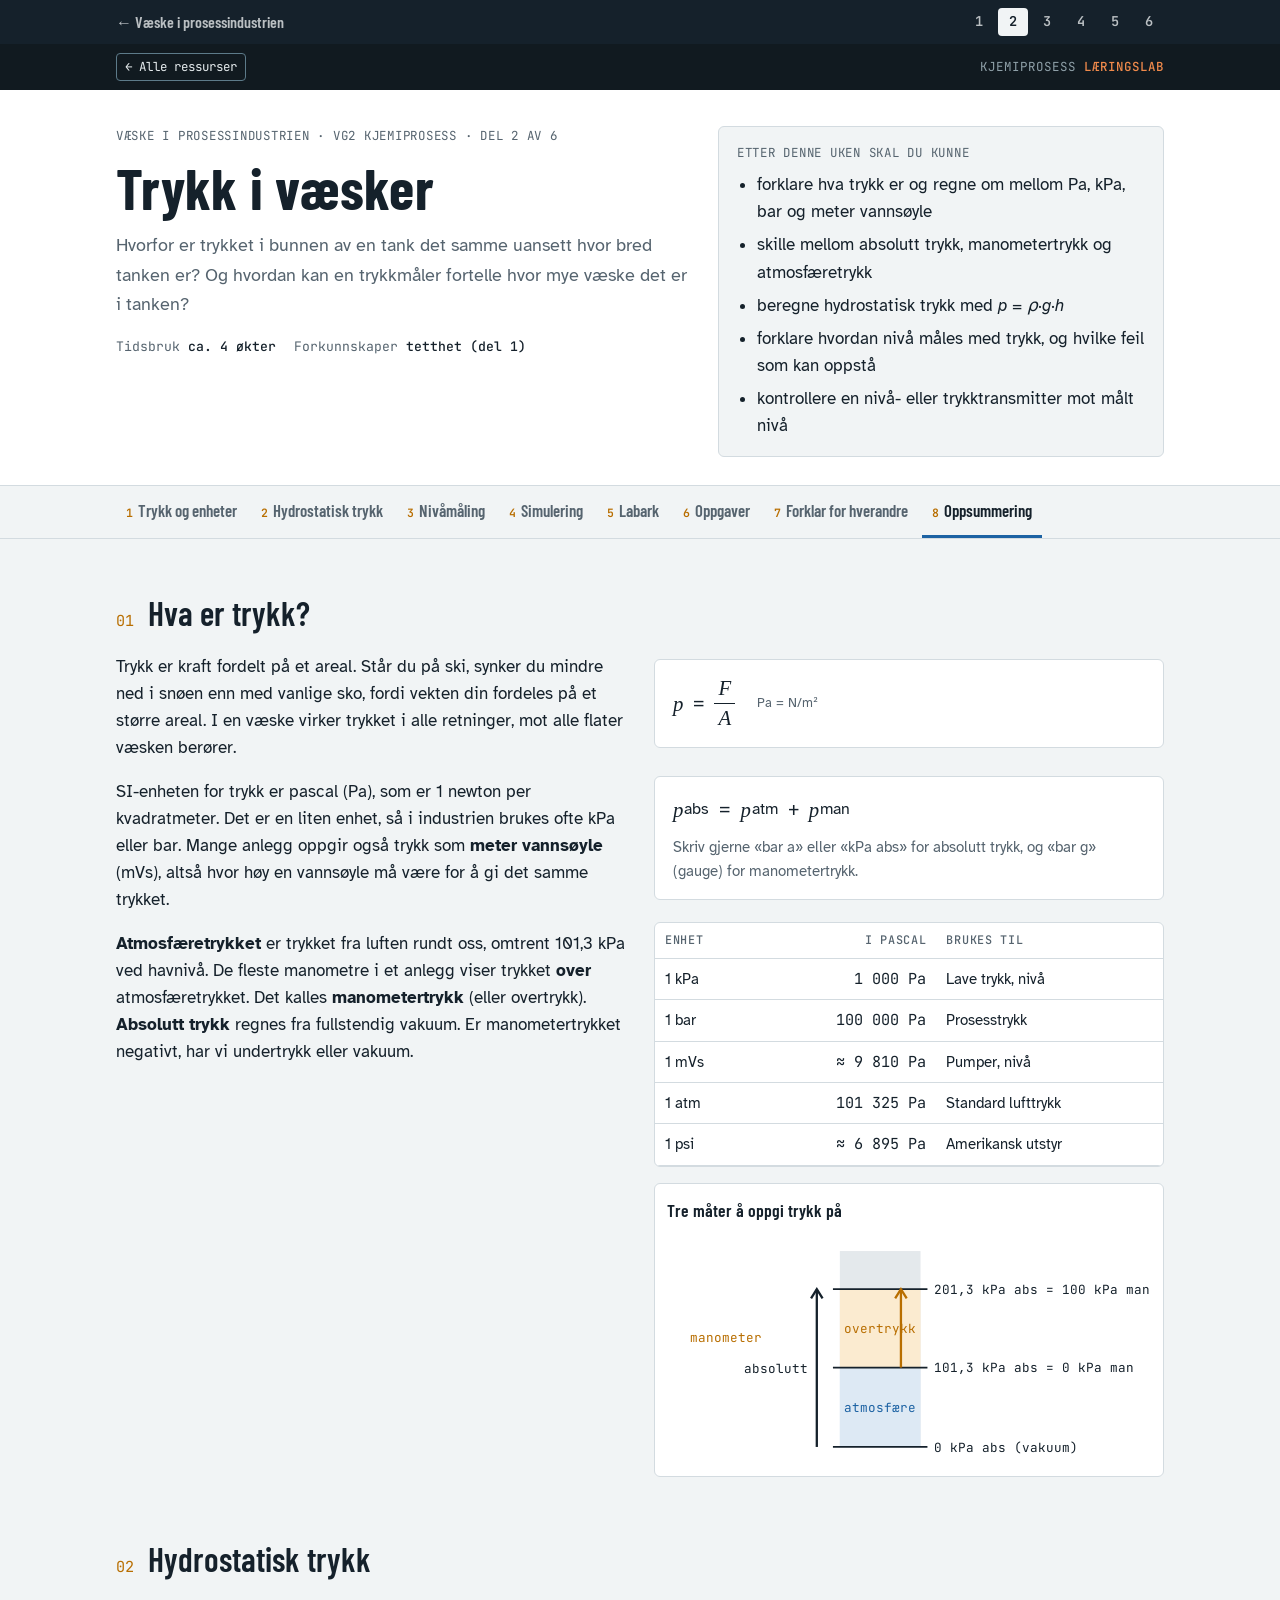
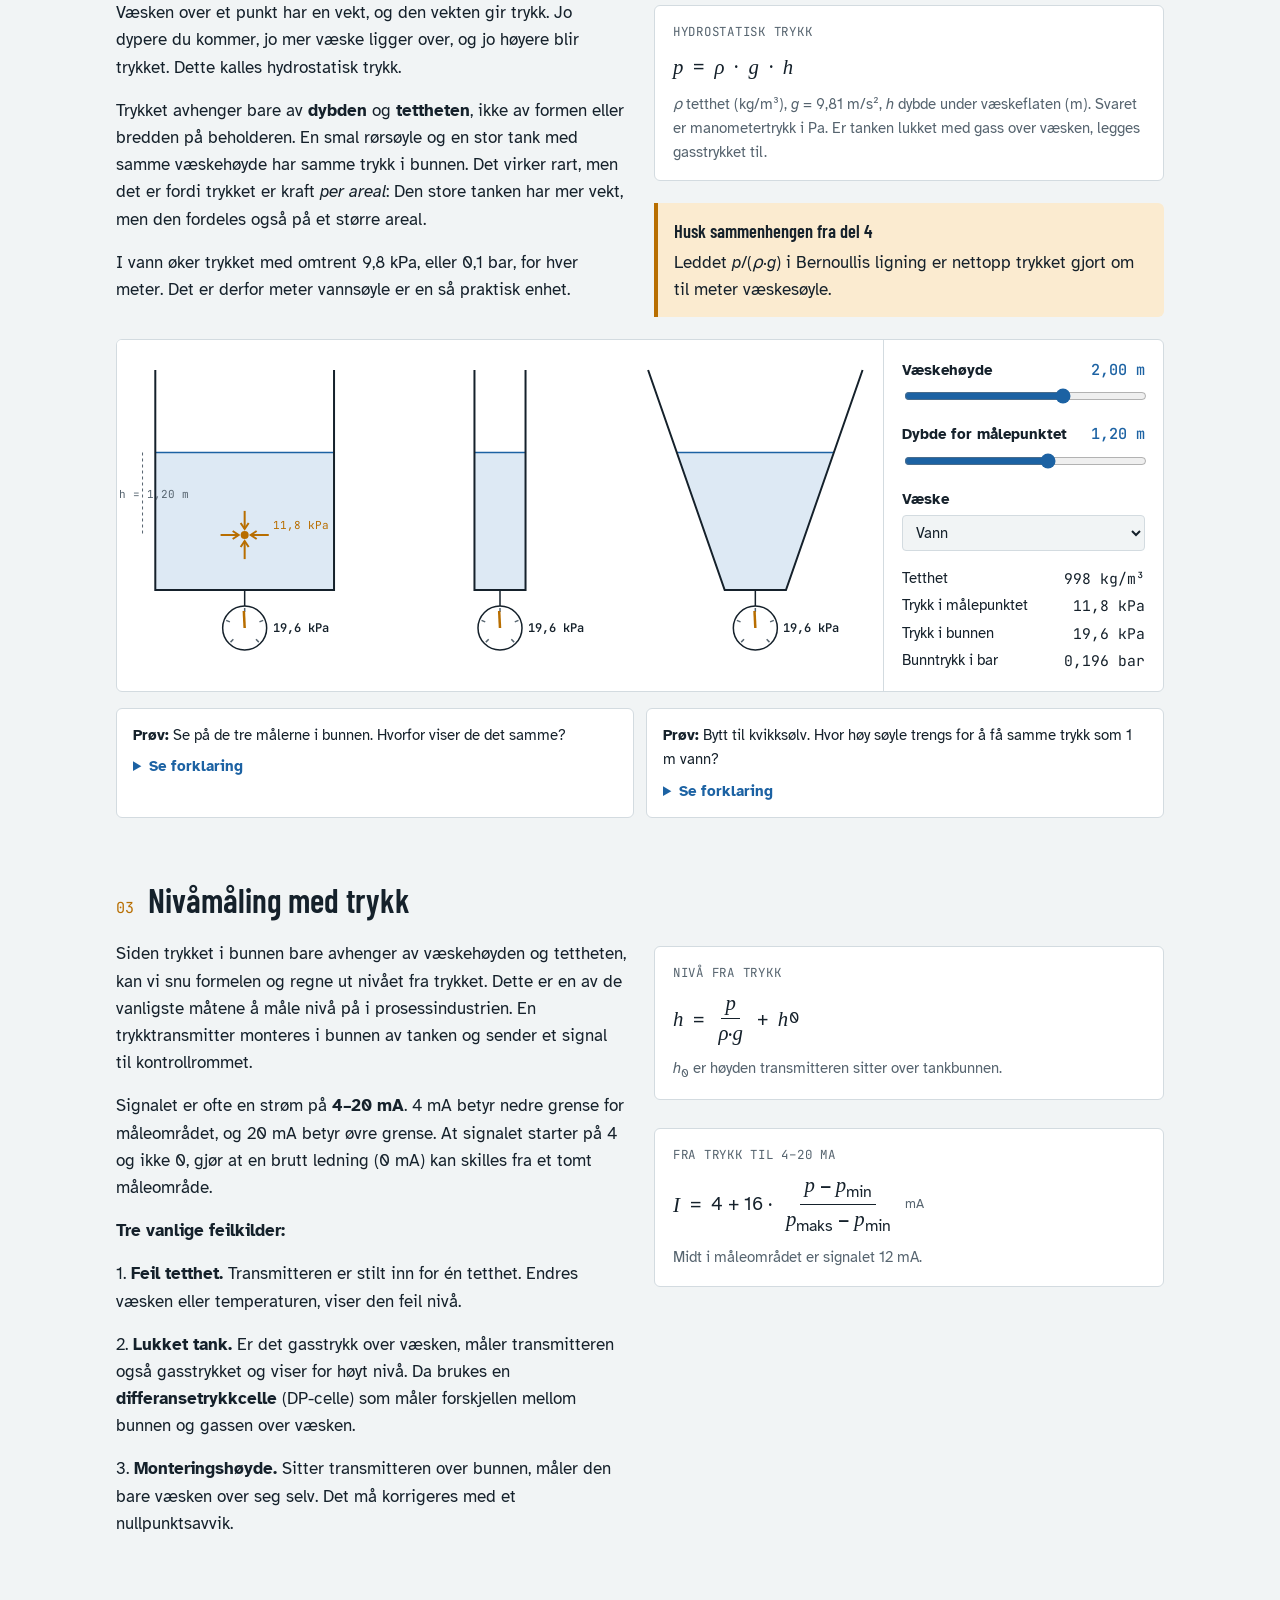
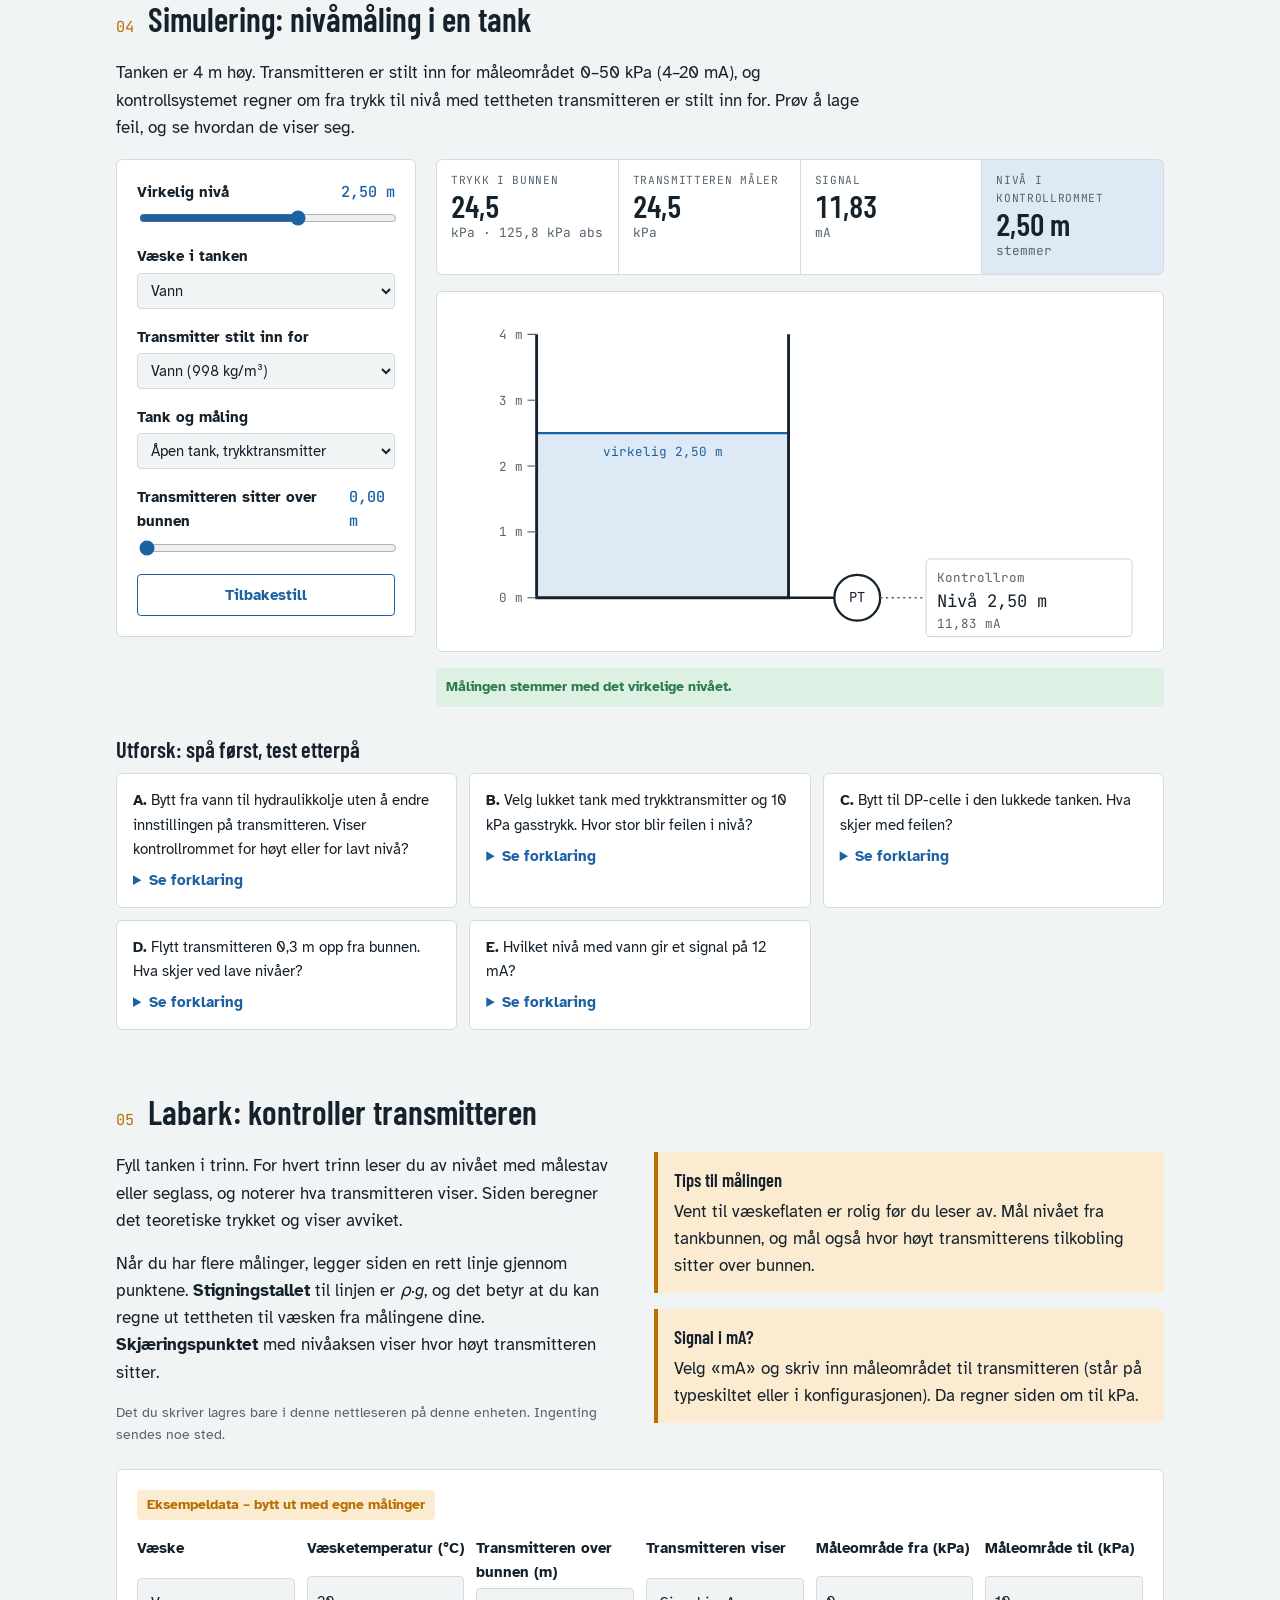
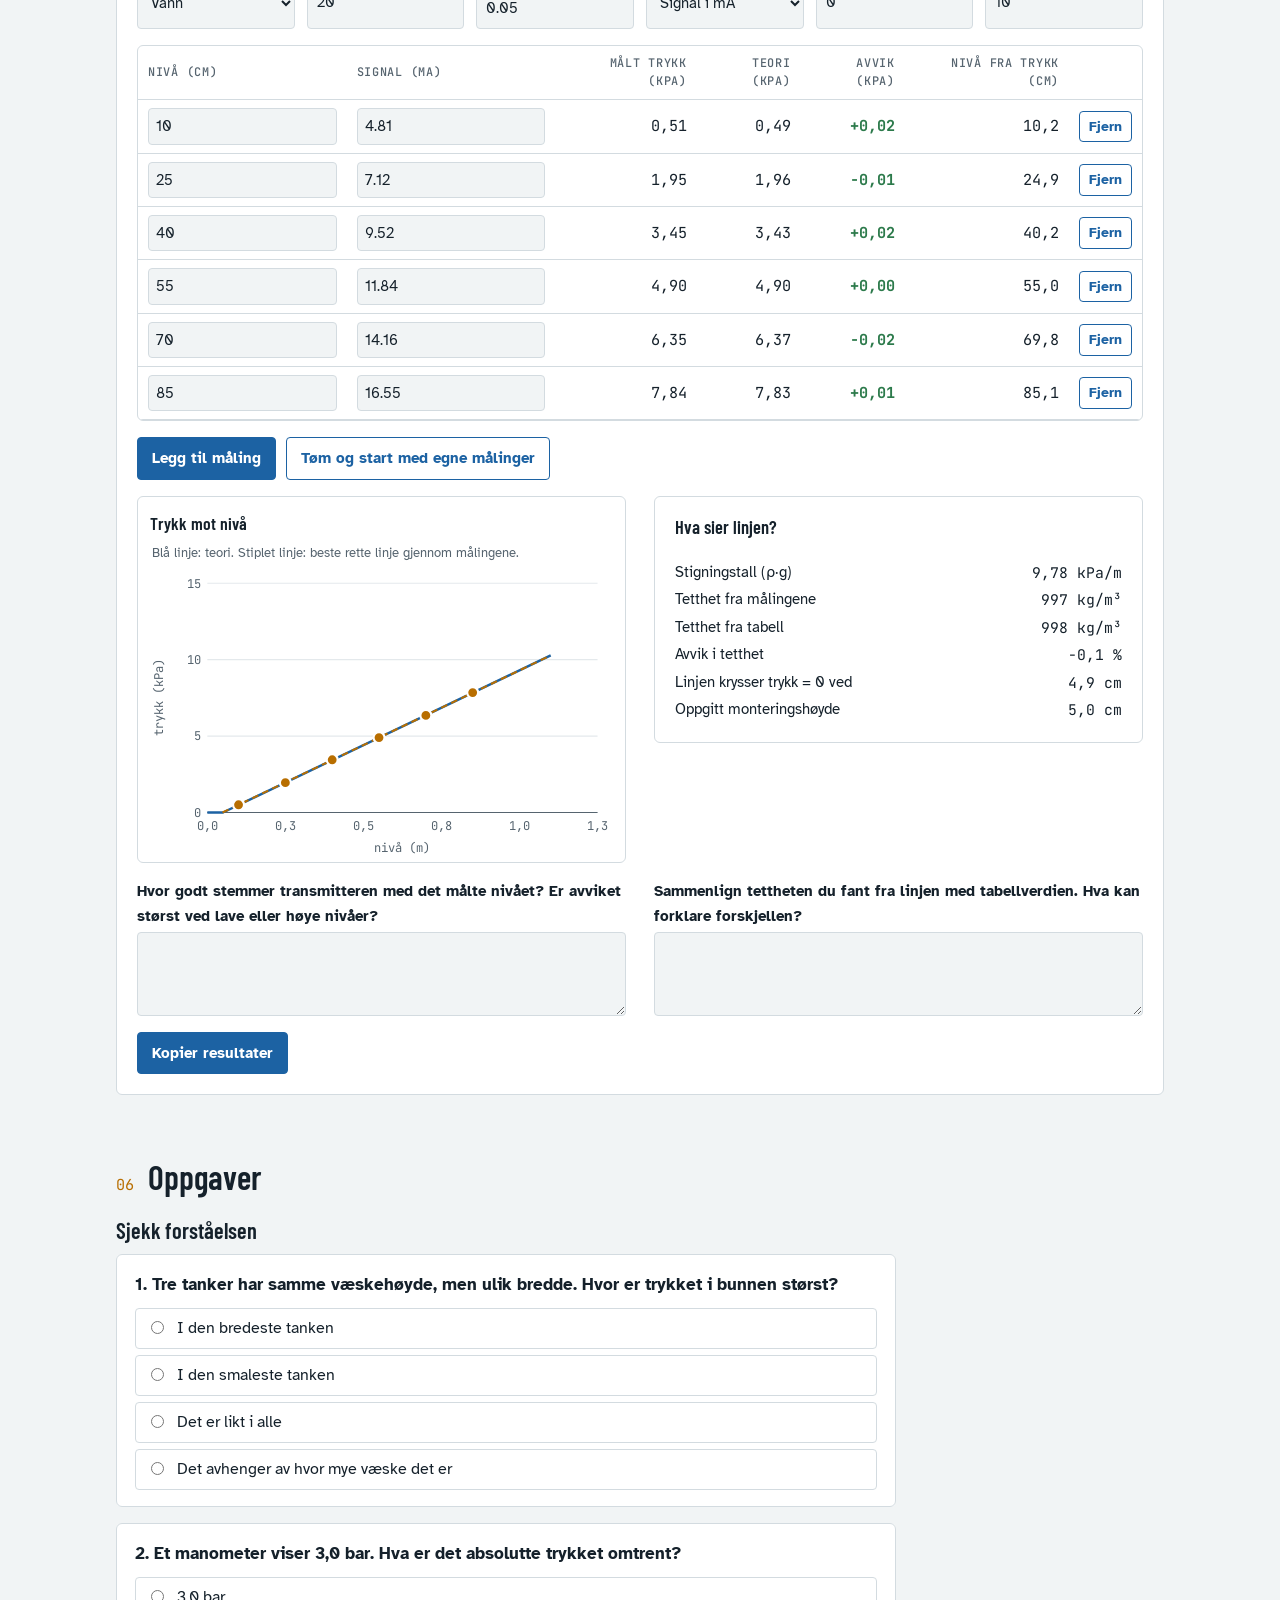
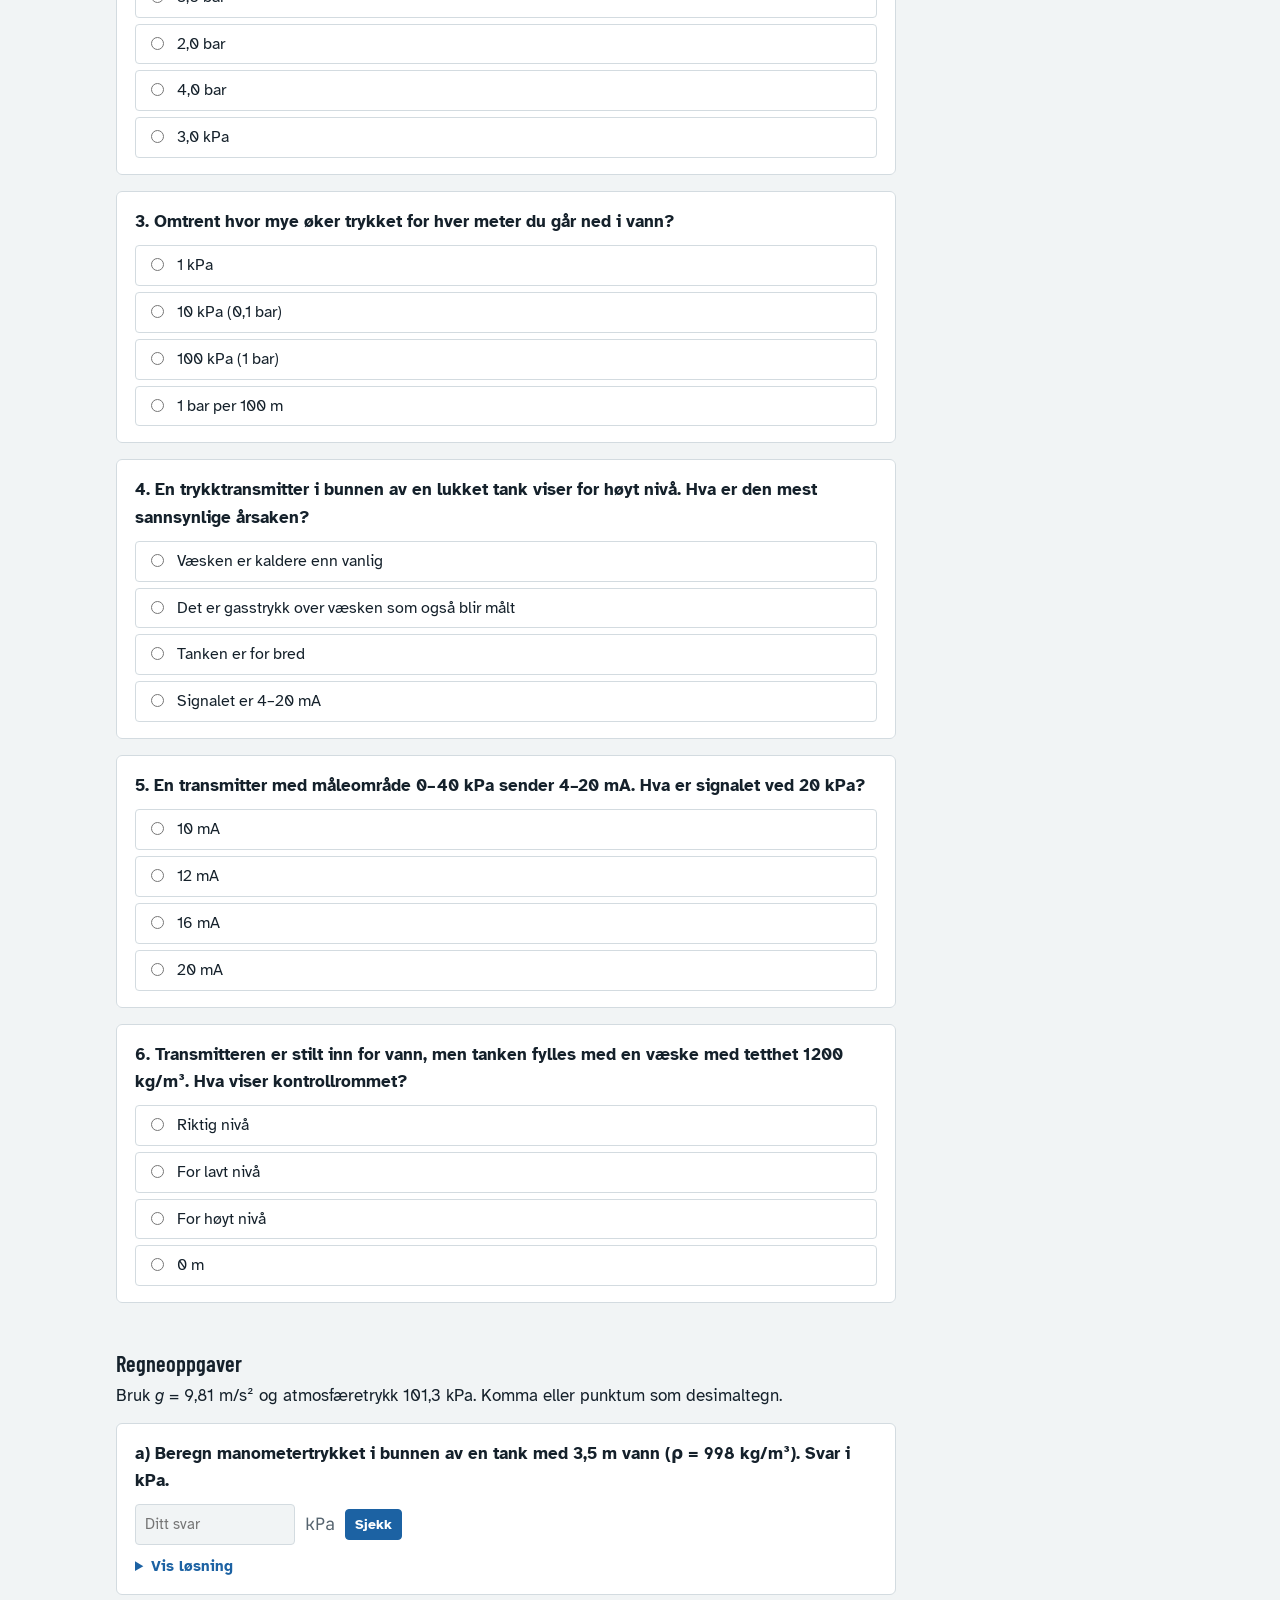
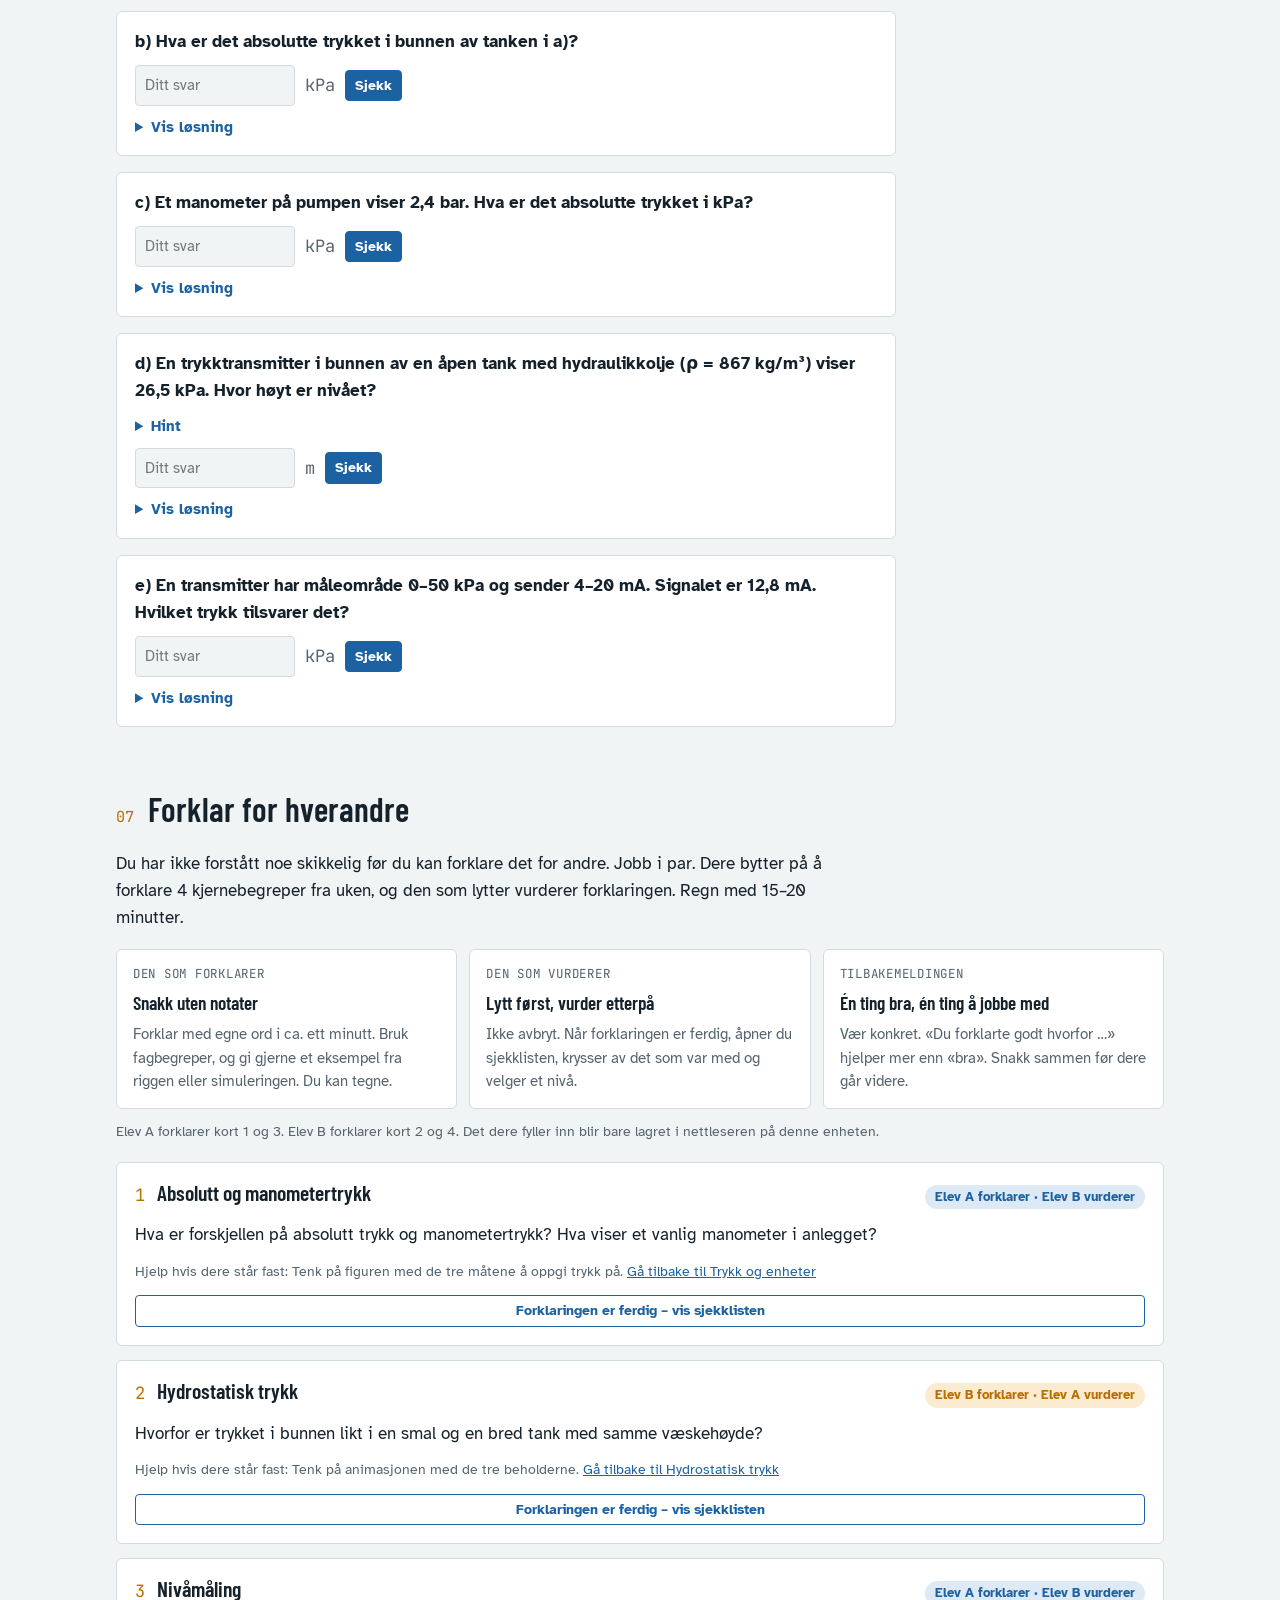
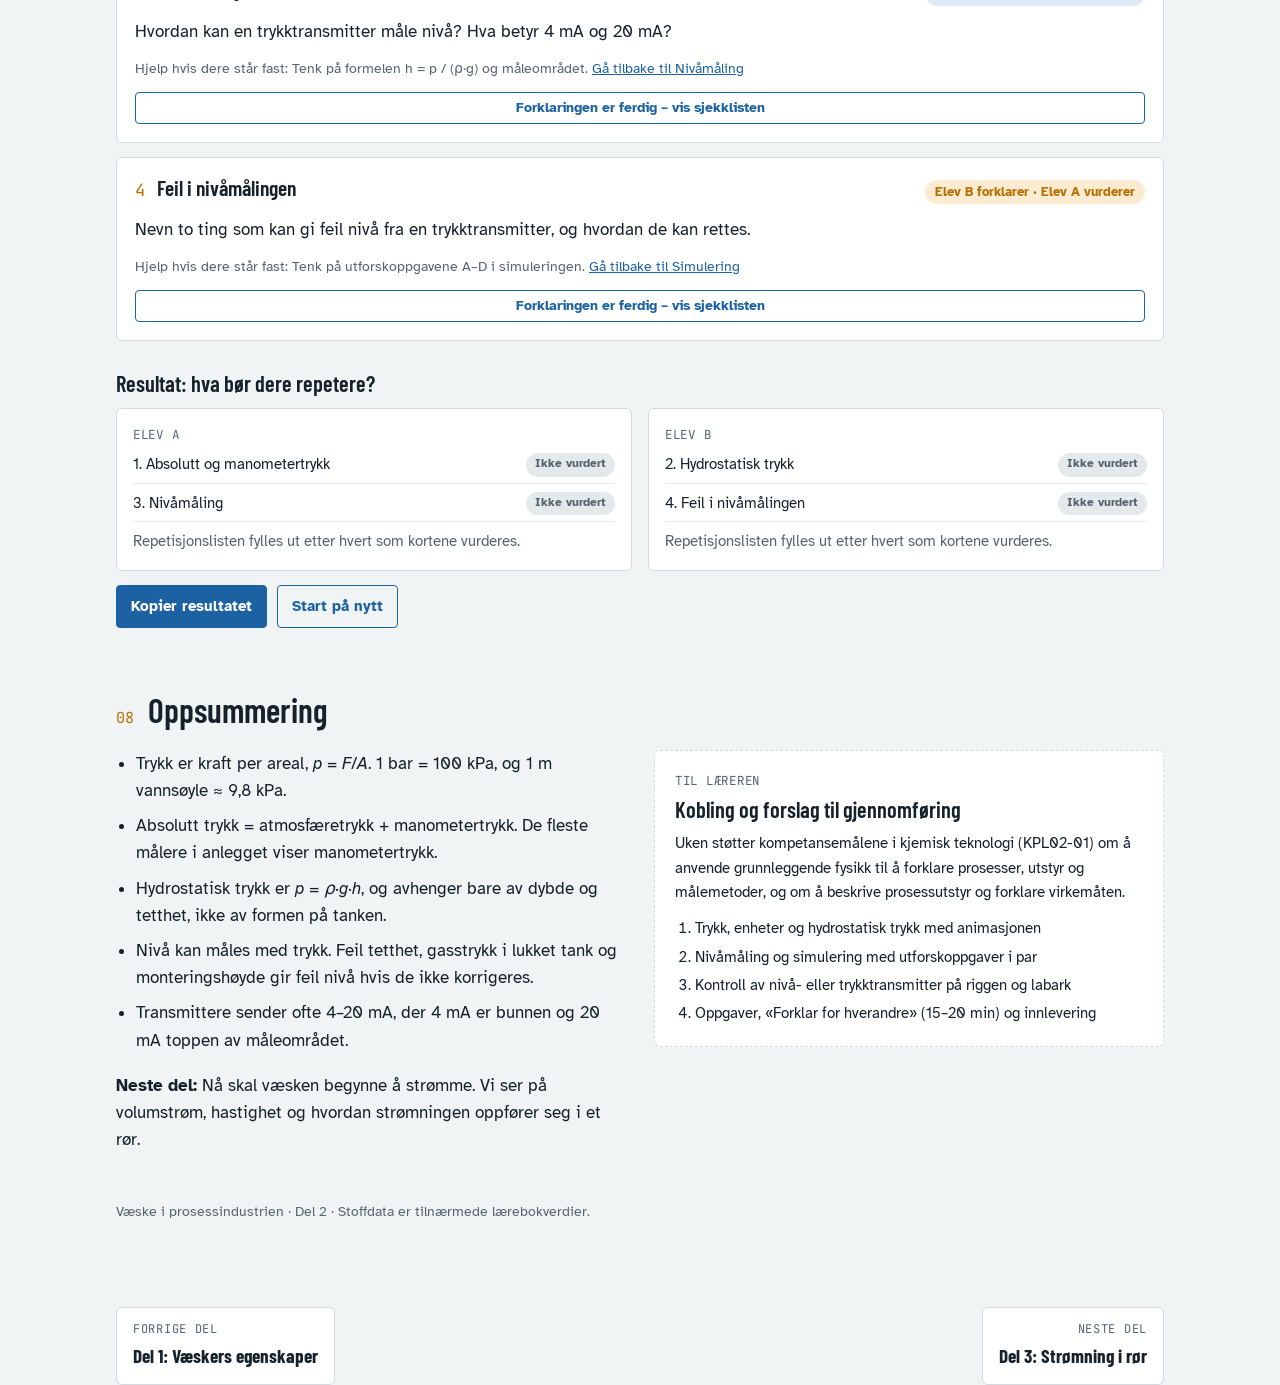
<file: vaeske/uke2.html>
<!doctype html>
<html lang="nb">
<head>
<meta charset="utf-8">
<meta name="viewport" content="width=device-width, initial-scale=1, viewport-fit=cover">
<meta name="claude:viewport-fit-sides" content="cover">
<title>Del 2: Trykk i væsker</title>
<link rel="preconnect" href="https://fonts.googleapis.com"><link rel="preconnect" href="https://fonts.gstatic.com" crossorigin><link rel="stylesheet" href="https://fonts.googleapis.com/css2?family=Atkinson+Hyperlegible:ital,wght@0,400;0,700;1,400&family=Barlow+Condensed:wght@500;600;700&family=JetBrains+Mono:wght@400;500&display=swap">
<link rel="stylesheet" href="kurs.css">

</head>
<body>
<div class="coursebar"><div class="wrap"><a href="index.html">← Væske i prosessindustrien</a><nav class="weeks" aria-label="Deler"><a href="uke1.html" title="Del 1: Væskers egenskaper">1</a><a href="uke2.html" title="Del 2: Trykk i væsker" aria-current="page">2</a><a href="uke3.html" title="Del 3: Strømning i rør">3</a><a href="uke4.html" title="Del 4: Trykktap og energi i rørsystemer">4</a><a href="uke5.html" title="Del 5: Pumper">5</a><a href="uke6.html" title="Del 6: Måling, styring og helhet">6</a></nav></div></div>
<div class="sitebar"><div class="wrap"><a href="../">← Alle ressurser</a><span>Kjemiprosess <b>læringslab</b></span></div></div>
<header class="top">
  <div class="wrap">
    <div>
      <div class="tag">Væske i prosessindustrien · Vg2 kjemiprosess · Del 2 av 6</div>
      <h1 style="margin-top:10px">Trykk i væsker</h1>
      <p class="lede">Hvorfor er trykket i bunnen av en tank det samme uansett hvor bred tanken er? Og hvordan kan en trykkmåler fortelle hvor mye væske det er i tanken?</p>
      <div class="meta"><span>Tidsbruk <b>ca. 4 økter</b></span><span>Forkunnskaper <b>tetthet (del 1)</b></span></div>
    </div>
    <div class="goals">
      <div class="tag">Etter denne uken skal du kunne</div>
      <ul>
        <li>forklare hva trykk er og regne om mellom Pa, kPa, bar og meter vannsøyle</li>
        <li>skille mellom absolutt trykk, manometertrykk og atmosfæretrykk</li>
        <li>beregne hydrostatisk trykk med <var>p</var> = <var>ρ</var>·<var>g</var>·<var>h</var></li>
        <li>forklare hvordan nivå måles med trykk, og hvilke feil som kan oppstå</li>
        <li>kontrollere en nivå- eller trykktransmitter mot målt nivå</li>
      </ul>
    </div>
  </div>
</header>

<nav class="toc" aria-label="Innhold"><div class="wrap"><ol id="toc">
  <li><a href="#trykk"><span>1</span>Trykk og enheter</a></li>
  <li><a href="#hydrostatisk"><span>2</span>Hydrostatisk trykk</a></li>
  <li><a href="#niva"><span>3</span>Nivåmåling</a></li>
  <li><a href="#simulering"><span>4</span>Simulering</a></li>
  <li><a href="#labark"><span>5</span>Labark</a></li>
  <li><a href="#oppgaver"><span>6</span>Oppgaver</a></li>
  <li><a href="#forklar"><span>7</span>Forklar for hverandre</a></li>
  <li><a href="#oppsummering"><span>8</span>Oppsummering</a></li>
</ol></div></nav>

<main>
<section id="trykk">
  <div class="wrap">
    <div class="sechead"><span class="step">01</span><h2>Hva er trykk?</h2></div>
    <div class="two">
      <div class="prose stack">
        <p>Trykk er kraft fordelt på et areal. Står du på ski, synker du mindre ned i snøen enn med vanlige sko, fordi vekten din fordeles på et større areal. I en væske virker trykket i alle retninger, mot alle flater væsken berører.</p>
        <p>SI-enheten for trykk er pascal (Pa), som er 1 newton per kvadratmeter. Det er en liten enhet, så i industrien brukes ofte kPa eller bar. Mange anlegg oppgir også trykk som <b>meter vannsøyle</b> (mVs), altså hvor høy en vannsøyle må være for å gi det samme trykket.</p>
        <p><b>Atmosfæretrykket</b> er trykket fra luften rundt oss, omtrent 101,3 kPa ved havnivå. De fleste manometre i et anlegg viser trykket <b>over</b> atmosfæretrykket. Det kalles <b>manometertrykk</b> (eller overtrykk). <b>Absolutt trykk</b> regnes fra fullstendig vakuum. Er manometertrykket negativt, har vi undertrykk eller vakuum.</p>
      </div>
      <div class="stack">
        <div class="formula" role="img" aria-label="Trykk p er lik kraft F delt på areal A">
          <div class="eq"><var>p</var><span>=</span><span class="frac"><span><var>F</var></span><span><var>A</var></span></span><span class="lbl" style="margin-left:12px">Pa = N/m²</span></div>
        </div>
        <div class="formula" role="img" aria-label="Absolutt trykk er atmosfæretrykk pluss manometertrykk">
          <div class="eq"><var>p</var><sub>abs</sub><span>=</span><var>p</var><sub>atm</sub><span>+</span><var>p</var><sub>man</sub></div>
          <p class="note">Skriv gjerne «bar a» eller «kPa abs» for absolutt trykk, og «bar g» (gauge) for manometertrykk.</p>
        </div>
        <div class="tablebox"><table>
          <thead><tr><th>Enhet</th><th class="r">I pascal</th><th>Brukes til</th></tr></thead>
          <tbody>
            <tr><td>1 kPa</td><td class="r num">1 000 Pa</td><td>Lave trykk, nivå</td></tr>
            <tr><td>1 bar</td><td class="r num">100 000 Pa</td><td>Prosesstrykk</td></tr>
            <tr><td>1 mVs</td><td class="r num">≈ 9 810 Pa</td><td>Pumper, nivå</td></tr>
            <tr><td>1 atm</td><td class="r num">101 325 Pa</td><td>Standard lufttrykk</td></tr>
            <tr><td>1 psi</td><td class="r num">≈ 6 895 Pa</td><td>Amerikansk utstyr</td></tr>
          </tbody></table></div>
        <div class="chart"><h4>Tre måter å oppgi trykk på</h4><svg id="absSvg" viewBox="0 0 420 210" role="img" aria-label="Søyle som viser vakuum, atmosfæretrykk, manometertrykk og absolutt trykk"></svg></div>
      </div>
    </div>
  </div>
</section>

<section id="hydrostatisk">
  <div class="wrap">
    <div class="sechead"><span class="step">02</span><h2>Hydrostatisk trykk</h2></div>
    <div class="two" style="margin-bottom:22px">
      <div class="prose stack">
        <p>Væsken over et punkt har en vekt, og den vekten gir trykk. Jo dypere du kommer, jo mer væske ligger over, og jo høyere blir trykket. Dette kalles hydrostatisk trykk.</p>
        <p>Trykket avhenger bare av <b>dybden</b> og <b>tettheten</b>, ikke av formen eller bredden på beholderen. En smal rørsøyle og en stor tank med samme væskehøyde har samme trykk i bunnen. Det virker rart, men det er fordi trykket er kraft <i>per areal</i>: Den store tanken har mer vekt, men den fordeles også på et større areal.</p>
        <p>I vann øker trykket med omtrent 9,8 kPa, eller 0,1 bar, for hver meter. Det er derfor meter vannsøyle er en så praktisk enhet.</p>
      </div>
      <div class="stack">
        <div class="formula" role="img" aria-label="Hydrostatisk trykk p er lik rho g h">
          <div class="tag" style="margin-bottom:8px">Hydrostatisk trykk</div>
          <div class="eq"><var>p</var><span>=</span><var>ρ</var><span>·</span><var>g</var><span>·</span><var>h</var></div>
          <p class="note"><var>ρ</var> tetthet (kg/m³), <var>g</var> = 9,81 m/s², <var>h</var> dybde under væskeflaten (m). Svaret er manometertrykk i Pa. Er tanken lukket med gass over væsken, legges gasstrykket til.</p>
        </div>
        <div class="callout"><b>Husk sammenhengen fra del 4</b>Leddet <var>p</var>/(<var>ρ</var>·<var>g</var>) i Bernoullis ligning er nettopp trykket gjort om til meter væskesøyle.</div>
      </div>
    </div>
    <div class="animbox">
      <canvas class="anim" id="hydro" data-h="330" role="img" aria-label="Tre beholdere med ulik form og samme væskehøyde, med trykkmålere i bunnen"></canvas>
      <aside>
        <div class="ctrl"><label for="hyH">Væskehøyde <output id="hyHo"></output></label><input type="range" id="hyH" min="0" max="3" step="0.05" value="2"></div>
        <div class="ctrl"><label for="hyD">Dybde for målepunktet <output id="hyDo"></output></label><input type="range" id="hyD" min="0" max="100" step="1" value="60"></div>
        <div class="ctrl"><label for="hyF">Væske</label><select id="hyF"><option value="vann">Vann</option><option value="olje">Hydraulikkolje</option><option value="glyserol">Glyserol</option><option value="kvikksolv">Kvikksølv (13 546 kg/m³)</option></select></div>
        <div class="kv" id="hyRead"></div>
      </aside>
    </div>
    <div class="explore" style="margin-top:16px">
      <div class="task"><p><b>Prøv:</b> Se på de tre målerne i bunnen. Hvorfor viser de det samme?</p>
        <details><summary>Se forklaring</summary><div class="ans">Trykket avhenger bare av dybden og tettheten. Alle beholderne har samme væskehøyde, så trykket i bunnen blir likt, selv om mengden væske er svært forskjellig.</div></details></div>
      <div class="task"><p><b>Prøv:</b> Bytt til kvikksølv. Hvor høy søyle trengs for å få samme trykk som 1 m vann?</p>
        <details><summary>Se forklaring</summary><div class="ans">Bare ca. 7,4 cm, fordi kvikksølv er 13,6 ganger tyngre enn vann. Derfor ble kvikksølv brukt i gamle manometre og barometre: søylene ble korte.</div></details></div>
    </div>
  </div>
</section>

<section id="niva">
  <div class="wrap">
    <div class="sechead"><span class="step">03</span><h2>Nivåmåling med trykk</h2></div>
    <div class="two">
      <div class="prose stack">
        <p>Siden trykket i bunnen bare avhenger av væskehøyden og tettheten, kan vi snu formelen og regne ut nivået fra trykket. Dette er en av de vanligste måtene å måle nivå på i prosessindustrien. En trykktransmitter monteres i bunnen av tanken og sender et signal til kontrollrommet.</p>
        <p>Signalet er ofte en strøm på <b>4–20 mA</b>. 4 mA betyr nedre grense for måleområdet, og 20 mA betyr øvre grense. At signalet starter på 4 og ikke 0, gjør at en brutt ledning (0 mA) kan skilles fra et tomt måleområde.</p>
        <p><b>Tre vanlige feilkilder:</b></p>
        <p>1. <b>Feil tetthet.</b> Transmitteren er stilt inn for én tetthet. Endres væsken eller temperaturen, viser den feil nivå.</p>
        <p>2. <b>Lukket tank.</b> Er det gasstrykk over væsken, måler transmitteren også gasstrykket og viser for høyt nivå. Da brukes en <b>differansetrykkcelle</b> (DP-celle) som måler forskjellen mellom bunnen og gassen over væsken.</p>
        <p>3. <b>Monteringshøyde.</b> Sitter transmitteren over bunnen, måler den bare væsken over seg selv. Det må korrigeres med et nullpunktsavvik.</p>
      </div>
      <div class="stack">
        <div class="formula" role="img" aria-label="Nivå h er lik p delt på rho g">
          <div class="tag" style="margin-bottom:8px">Nivå fra trykk</div>
          <div class="eq"><var>h</var><span>=</span><span class="frac"><span><var>p</var></span><span><var>ρ</var>·<var>g</var></span></span><span>+</span><var>h</var><sub>0</sub></div>
          <p class="note"><var>h</var><sub>0</sub> er høyden transmitteren sitter over tankbunnen.</p>
        </div>
        <div class="formula" role="img" aria-label="Signal i milliampere er 4 pluss 16 ganger p minus p min delt på p maks minus p min">
          <div class="tag" style="margin-bottom:8px">Fra trykk til 4–20 mA</div>
          <div class="eq"><var>I</var><span>=</span><span>4 + 16 ·</span><span class="frac"><span><var>p</var> − <var>p</var><sub>min</sub></span><span><var>p</var><sub>maks</sub> − <var>p</var><sub>min</sub></span></span><span class="lbl">mA</span></div>
          <p class="note">Midt i måleområdet er signalet 12 mA.</p>
        </div>
      </div>
    </div>
  </div>
</section>

<section id="simulering">
  <div class="wrap">
    <div class="sechead"><span class="step">04</span><h2>Simulering: nivåmåling i en tank</h2></div>
    <p class="prose" style="margin-bottom:18px">Tanken er 4 m høy. Transmitteren er stilt inn for måleområdet 0–50 kPa (4–20 mA), og kontrollsystemet regner om fra trykk til nivå med tettheten transmitteren er stilt inn for. Prøv å lage feil, og se hvordan de viser seg.</p>
    <div class="sim">
      <div class="panel controls">
        <div class="ctrl"><label for="tH">Virkelig nivå <output id="tHo"></output></label><input type="range" id="tH" min="0" max="4" step="0.05" value="2.5"></div>
        <div class="ctrl"><label for="tF">Væske i tanken</label><select id="tF"><option value="vann">Vann</option><option value="glykol">Glykol/vann 50 %</option><option value="olje">Hydraulikkolje</option></select></div>
        <div class="ctrl"><label for="tCal">Transmitter stilt inn for</label><select id="tCal"><option value="998">Vann (998 kg/m³)</option><option value="riktig">Riktig væske</option></select></div>
        <div class="ctrl"><label for="tType">Tank og måling</label><select id="tType"><option value="aapen">Åpen tank, trykktransmitter</option><option value="lukketPT">Lukket tank, trykktransmitter</option><option value="lukketDP">Lukket tank, DP-celle</option></select></div>
        <div class="ctrl" id="tGasW"><label for="tGas">Gasstrykk over væsken <output id="tGaso"></output></label><input type="range" id="tGas" min="0" max="40" step="1" value="10"></div>
        <div class="ctrl"><label for="tZ">Transmitteren sitter over bunnen <output id="tZo"></output></label><input type="range" id="tZ" min="0" max="0.5" step="0.05" value="0"></div>
        <button type="button" class="ghost" id="tReset">Tilbakestill</button>
      </div>
      <div class="stack" style="min-width:0">
        <div class="gauges">
          <div class="gauge"><div class="k">Trykk i bunnen</div><div class="val" id="tgP"></div><div class="sub" id="tgPs">kPa (manometer)</div></div>
          <div class="gauge"><div class="k">Transmitteren måler</div><div class="val" id="tgM"></div><div class="sub">kPa</div></div>
          <div class="gauge"><div class="k">Signal</div><div class="val" id="tgI"></div><div class="sub">mA</div></div>
          <div class="gauge total"><div class="k">Nivå i kontrollrommet</div><div class="val" id="tgL"></div><div class="sub" id="tgLs"></div></div>
        </div>
        <div class="schem"><svg id="tSvg" viewBox="0 0 620 300" role="img" aria-label="Tank med væske, transmitter og signal til kontrollrommet"></svg></div>
        <div id="tMsg"></div>
      </div>
    </div>
    <h3 style="margin:30px 0 12px">Utforsk: spå først, test etterpå</h3>
    <div class="explore">
      <div class="task"><p><b>A.</b> Bytt fra vann til hydraulikkolje uten å endre innstillingen på transmitteren. Viser kontrollrommet for høyt eller for lavt nivå?</p>
        <details><summary>Se forklaring</summary><div class="ans">For lavt. Oljen er lettere enn vann og gir mindre trykk for samme høyde. Transmitteren tror det er vann og regner ut et for lavt nivå, ca. 13 % for lavt.</div></details></div>
      <div class="task"><p><b>B.</b> Velg lukket tank med trykktransmitter og 10 kPa gasstrykk. Hvor stor blir feilen i nivå?</p>
        <details><summary>Se forklaring</summary><div class="ans">Rundt 1 m for høyt med vann. Gasstrykket blir lagt til væsketrykket, og 10 kPa tilsvarer ca. 1 m vannsøyle. Tanken kan se full ut selv om den ikke er det.</div></details></div>
      <div class="task"><p><b>C.</b> Bytt til DP-celle i den lukkede tanken. Hva skjer med feilen?</p>
        <details><summary>Se forklaring</summary><div class="ans">Den forsvinner. DP-cellen måler forskjellen mellom trykket i bunnen og gasstrykket over væsken, så gasstrykket trekkes fra.</div></details></div>
      <div class="task"><p><b>D.</b> Flytt transmitteren 0,3 m opp fra bunnen. Hva skjer ved lave nivåer?</p>
        <details><summary>Se forklaring</summary><div class="ans">Transmitteren viser 0,3 m for lite hele veien, og den viser tom tank når det fortsatt står 0,3 m væske igjen. Feilen rettes ved å legge inn monteringshøyden som nullpunktsavvik.</div></details></div>
      <div class="task"><p><b>E.</b> Hvilket nivå med vann gir et signal på 12 mA?</p>
        <details><summary>Se forklaring</summary><div class="ans">12 mA er midt i måleområdet, altså 25 kPa. Med vann er det 25 000 / (998 · 9,81) ≈ 2,55 m.</div></details></div>
    </div>
  </div>
</section>

<section id="labark">
  <div class="wrap">
    <div class="sechead"><span class="step">05</span><h2>Labark: kontroller transmitteren</h2></div>
    <div class="two" style="margin-bottom:22px">
      <div class="prose stack">
        <p>Fyll tanken i trinn. For hvert trinn leser du av nivået med målestav eller seglass, og noterer hva transmitteren viser. Siden beregner det teoretiske trykket og viser avviket.</p>
        <p>Når du har flere målinger, legger siden en rett linje gjennom punktene. <b>Stigningstallet</b> til linjen er <var>ρ</var>·<var>g</var>, og det betyr at du kan regne ut tettheten til væsken fra målingene dine. <b>Skjæringspunktet</b> med nivåaksen viser hvor høyt transmitteren sitter.</p>
        <p class="status">Det du skriver lagres bare i denne nettleseren på denne enheten. Ingenting sendes noe sted.</p>
      </div>
      <div class="stack">
        <div class="callout"><b>Tips til målingen</b>Vent til væskeflaten er rolig før du leser av. Mål nivået fra tankbunnen, og mål også hvor høyt transmitterens tilkobling sitter over bunnen.</div>
        <div class="callout"><b>Signal i mA?</b>Velg «mA» og skriv inn måleområdet til transmitteren (står på typeskiltet eller i konfigurasjonen). Da regner siden om til kPa.</div>
      </div>
    </div>
    <div class="panel lab stack">
      <div class="btnrow"><span class="example" id="pEx">Eksempeldata – bytt ut med egne målinger</span></div>
      <div class="labgrid">
        <div class="ctrl"><label for="pF">Væske</label><select id="pF"><option value="vann">Vann</option><option value="glykol">Glykol/vann 50 %</option><option value="olje">Hydraulikkolje</option></select></div>
        <div class="ctrl"><label for="pT">Væsketemperatur (°C)</label><input type="number" id="pT" step="1"></div>
        <div class="ctrl"><label for="pZ">Transmitteren over bunnen (m)</label><input type="number" id="pZ" step="0.01"></div>
        <div class="ctrl"><label for="pU">Transmitteren viser</label><select id="pU"><option value="kPa">Trykk i kPa</option><option value="mA">Signal i mA</option></select></div>
        <div class="ctrl" id="pMinW"><label for="pMin">Måleområde fra (kPa)</label><input type="number" id="pMin" step="0.1"></div>
        <div class="ctrl" id="pMaxW"><label for="pMax">Måleområde til (kPa)</label><input type="number" id="pMax" step="0.1"></div>
      </div>
      <div class="tablebox"><table>
        <thead><tr><th>Nivå (cm)</th><th id="pValH">Transmitter</th><th class="r">Målt trykk (kPa)</th><th class="r">Teori (kPa)</th><th class="r">Avvik (kPa)</th><th class="r">Nivå fra trykk (cm)</th><th></th></tr></thead>
        <tbody id="pRows"></tbody></table></div>
      <div class="btnrow">
        <button type="button" id="pAdd">Legg til måling</button>
        <button type="button" class="ghost" id="pClear">Tøm og start med egne målinger</button>
        <span class="status" id="pClearC" hidden>Sikker? <button type="button" class="small" id="pClearY">Ja, tøm</button> <button type="button" class="small ghost" id="pClearN">Avbryt</button></span>
      </div>
      <div class="two">
        <div class="chart"><h4>Trykk mot nivå</h4><div class="cap">Blå linje: teori. Stiplet linje: beste rette linje gjennom målingene.</div><svg id="pChart" viewBox="0 0 420 260"></svg></div>
        <div class="panel stack"><h3 style="font-size:1.15rem">Hva sier linjen?</h3><div id="pFit"></div></div>
      </div>
      <div class="two">
        <div class="ctrl"><label for="pR1">Hvor godt stemmer transmitteren med det målte nivået? Er avviket størst ved lave eller høye nivåer?</label><textarea id="pR1"></textarea></div>
        <div class="ctrl"><label for="pR2">Sammenlign tettheten du fant fra linjen med tabellverdien. Hva kan forklare forskjellen?</label><textarea id="pR2"></textarea></div>
      </div>
      <div class="btnrow"><button type="button" id="pCopy">Kopier resultater</button><span class="status" id="pCopied" role="status"></span></div>
      <textarea id="pFb" hidden readonly style="min-height:160px;font-family:var(--f-mono);font-size:.8rem"></textarea>
    </div>
  </div>
</section>

<section id="oppgaver">
  <div class="wrap">
    <div class="sechead"><span class="step">06</span><h2>Oppgaver</h2></div>
    <h3 style="margin-bottom:12px">Sjekk forståelsen</h3>
    <div class="stack" id="quiz" style="max-width:780px"></div>
    <div class="btnrow" style="margin-top:12px"><span class="score" id="qScore"></span></div>
    <h3 style="margin:36px 0 6px">Regneoppgaver</h3>
    <p class="prose" style="margin-bottom:14px">Bruk <var>g</var> = 9,81 m/s² og atmosfæretrykk 101,3 kPa. Komma eller punktum som desimaltegn.</p>
    <div class="stack" id="calcs" style="max-width:780px"></div>
  </div>
</section>

<section id="forklar">
  <div class="wrap">
    <div class="sechead"><span class="step">07</span><h2>Forklar for hverandre</h2></div>
    <div id="peer"></div>
  </div>
</section>

<section id="oppsummering">
  <div class="wrap">
    <div class="sechead"><span class="step">08</span><h2>Oppsummering</h2></div>
    <div class="two">
      <div class="summary prose">
        <ul>
          <li>Trykk er kraft per areal, <var>p</var> = <var>F</var>/<var>A</var>. 1 bar = 100 kPa, og 1 m vannsøyle ≈ 9,8 kPa.</li>
          <li>Absolutt trykk = atmosfæretrykk + manometertrykk. De fleste målere i anlegget viser manometertrykk.</li>
          <li>Hydrostatisk trykk er <var>p</var> = <var>ρ</var>·<var>g</var>·<var>h</var>, og avhenger bare av dybde og tetthet, ikke av formen på tanken.</li>
          <li>Nivå kan måles med trykk. Feil tetthet, gasstrykk i lukket tank og monteringshøyde gir feil nivå hvis de ikke korrigeres.</li>
          <li>Transmittere sender ofte 4–20 mA, der 4 mA er bunnen og 20 mA toppen av måleområdet.</li>
        </ul>
        <p style="margin-top:18px"><b>Neste del:</b> Nå skal væsken begynne å strømme. Vi ser på volumstrøm, hastighet og hvordan strømningen oppfører seg i et rør.</p>
      </div>
      <div class="teacher">
        <div class="tag">Til læreren</div>
        <h3 style="margin:6px 0 10px">Kobling og forslag til gjennomføring</h3>
        <p style="font-size:.95rem">Uken støtter kompetansemålene i kjemisk teknologi (KPL02-01) om å anvende grunnleggende fysikk til å forklare prosesser, utstyr og målemetoder, og om å beskrive prosessutstyr og forklare virkemåten.</p>
        <ol style="font-size:.95rem;padding-left:20px;margin:12px 0 0;display:grid;gap:4px">
          <li>Trykk, enheter og hydrostatisk trykk med animasjonen</li>
          <li>Nivåmåling og simulering med utforskoppgaver i par</li>
          <li>Kontroll av nivå- eller trykktransmitter på riggen og labark</li>
          <li>Oppgaver, «Forklar for hverandre» (15–20 min) og innlevering</li>
        </ol>
      </div>
    </div>
  </div>
</section>
</main>
<footer><div class="wrap">Væske i prosessindustrien · Del 2 · Stoffdata er tilnærmede lærebokverdier.</div></footer>

<script src="kurs.js"></script>
<script>
(function(){
"use strict";
const {$,nf,num,el,chart,fluid,FLUIDS,g}=K;
const PATM=101.3;
const RHO=k=>k==='kvikksolv'?13546:fluid(k,20).rho;

/* ---- Absolutt/manometer-figur ---- */
(function(){const s=$('#absSvg');const X0=150,W=70,Y=p=>190-p/250*170;
  el('rect',{x:X0,y:Y(250),width:W,height:Y(0)-Y(250),fill:'var(--grid)'},s);
  el('rect',{x:X0,y:Y(101.3),width:W,height:Y(0)-Y(101.3),fill:'var(--pipe-soft)'},s);
  el('rect',{x:X0,y:Y(201.3),width:W,height:Y(101.3)-Y(201.3),fill:'var(--signal-soft)'},s);
  [[0,'0 kPa abs (vakuum)'],[101.3,'101,3 kPa abs = 0 kPa man'],[201.3,'201,3 kPa abs = 100 kPa man']].forEach(([p,t])=>{el('line',{x1:X0-6,x2:X0+W+6,y1:Y(p),y2:Y(p),stroke:'var(--ink)','stroke-width':1.5},s);el('text',{x:X0+W+12,y:Y(p)+4,style:'fill:var(--ink)'},s,t);});
  el('text',{x:X0+W/2,y:(Y(0)+Y(101.3))/2+4,'text-anchor':'middle',style:'fill:var(--pipe)'},s,'atmosfære');
  el('text',{x:X0+W/2,y:(Y(101.3)+Y(201.3))/2+4,'text-anchor':'middle',style:'fill:var(--signal)'},s,'overtrykk');
  const ar=(x,p0,p1,t,c)=>{el('line',{x1:x,x2:x,y1:Y(p0),y2:Y(p1),stroke:c,'stroke-width':2},s);el('path',{d:`M${x-5} ${Y(p1)+8} L${x} ${Y(p1)} L${x+5} ${Y(p1)+8}`,fill:'none',stroke:c,'stroke-width':2},s);el('text',{x:x-8,y:(Y(p0)+Y(p1))/2+4,'text-anchor':'end',style:'fill:'+c},s,t);};
  ar(130,0,201.3,'absolutt','var(--ink)');ar(X0+W/2+18,101.3,201.3,'','var(--signal)');
  el('text',{x:20,y:Y(140)+4,style:'fill:var(--signal)'},s,'manometer');})();

/* ---- Hydrostatisk animasjon ---- */
const hyH=$('#hyH'),hyD=$('#hyD'),hyF=$('#hyF');let wob=0;
function hyRead(){const h=+hyH.value,d=h*hyD.value/100,rho=RHO(hyF.value);$('#hyHo').textContent=nf(h,2)+' m';$('#hyDo').textContent=nf(d,2)+' m';
  $('#hyRead').innerHTML=`<span>Tetthet</span><span>${nf(rho,0)} kg/m³</span><span>Trykk i målepunktet</span><span>${nf(rho*g*d/1000,1)} kPa</span><span>Trykk i bunnen</span><span>${nf(rho*g*h/1000,1)} kPa</span><span>Bunntrykk i bar</span><span>${nf(rho*g*h/1e5,3)} bar</span>`;}
const hyA=K.animate($('#hydro'),(c,{W,H},dt)=>{
  const h=+hyH.value,rho=RHO(hyF.value),pipe=K.css('--pipe'),soft=K.css('--pipe-soft'),ink=K.css('--ink'),muted=K.css('--muted'),sig=K.css('--signal'),surf=K.css('--surface');
  wob+=dt;c.fillStyle=surf;c.fillRect(0,0,W,H);
  const base=H-80,top=30,sc=(base-top)/3.2,ly=base-h*sc,mono=K.css('--f-mono');
  const cw=W/3;
  const shapes=[ // [venstre bunn, høyre bunn, venstre topp, høyre topp] i andeler av kolonne
    [0.15,0.85,0.15,0.85],[0.4,0.6,0.4,0.6],[0.38,0.62,0.08,0.92]];
  shapes.forEach((sh,i)=>{const x0=i*cw,X=f=>x0+f*cw;const yt=top;
    const xl=y=>X(sh[0]+(sh[2]-sh[0])*(base-y)/(base-yt)),xr=y=>X(sh[1]+(sh[3]-sh[1])*(base-y)/(base-yt));
    // væske
    c.fillStyle=soft;c.beginPath();c.moveTo(xl(base),base);c.lineTo(xr(base),base);c.lineTo(xr(ly),ly);c.lineTo(xl(ly),ly);c.closePath();c.fill();
    c.strokeStyle=pipe;c.lineWidth=1.5;c.beginPath();c.moveTo(xl(ly),ly);c.lineTo(xr(ly),ly);c.stroke();
    // vegger
    c.strokeStyle=ink;c.lineWidth=2;c.beginPath();c.moveTo(xl(yt),yt);c.lineTo(xl(base),base);c.lineTo(xr(base),base);c.lineTo(xr(yt),yt);c.stroke();
    // måleur
    const gx=X(0.5),gy=base+38,r=22,p=rho*g*h/1000,pmax=40,ang=Math.PI*0.75+Math.min(1,p/pmax)*Math.PI*1.5;
    c.strokeStyle=ink;c.lineWidth=1.5;c.beginPath();c.moveTo(gx,base);c.lineTo(gx,gy-r);c.stroke();
    c.fillStyle=surf;c.beginPath();c.arc(gx,gy,r,0,7);c.fill();c.stroke();
    c.strokeStyle=muted;for(let k=0;k<=4;k++){const a=Math.PI*0.75+k/4*Math.PI*1.5;c.beginPath();c.moveTo(gx+Math.cos(a)*(r-6),gy+Math.sin(a)*(r-6));c.lineTo(gx+Math.cos(a)*(r-2),gy+Math.sin(a)*(r-2));c.stroke();}
    c.strokeStyle=sig;c.lineWidth=2.5;c.beginPath();c.moveTo(gx,gy);c.lineTo(gx+Math.cos(ang)*(r-5),gy+Math.sin(ang)*(r-5));c.stroke();
    c.fillStyle=ink;c.font='600 12px '+mono;c.textAlign='left';c.fillText(nf(p,1)+' kPa',gx+r+6,gy+4);
  });
  // målepunkt i første beholder
  const d=h*hyD.value/100,py=ly+d*sc,px=cw*0.5;
  if(h>0){const pr=rho*g*d/1000,len=4+Math.min(30,pr*1.2);
    c.strokeStyle=sig;c.lineWidth=2;[[1,0],[-1,0],[0,1],[0,-1]].forEach(([dx,dy])=>{c.beginPath();c.moveTo(px+dx*(len+6),py+dy*(len+6));c.lineTo(px+dx*6,py+dy*6);c.stroke();
      c.beginPath();c.moveTo(px+dx*6+dy*4+dx*6,py+dy*6+dx*4+dy*6);c.lineTo(px+dx*6,py+dy*6);c.lineTo(px+dx*6-dy*4+dx*6,py+dy*6-dx*4+dy*6);c.stroke();});
    c.fillStyle=sig;c.beginPath();c.arc(px,py,4,0,7);c.fill();
    c.font='11px '+mono;c.textAlign='left';c.fillText(nf(pr,1)+' kPa',px+len+10,py-6);
    // dybdemål
    c.strokeStyle=muted;c.lineWidth=1;c.setLineDash([3,3]);c.beginPath();c.moveTo(cw*0.1,ly);c.lineTo(cw*0.1,py);c.stroke();c.setLineDash([]);
    c.fillStyle=muted;c.textAlign='right';c.fillText('h = '+nf(d,2)+' m',cw*0.1+46, (ly+py)/2+4);}
  c.lineWidth=1;
});
[hyH,hyD,hyF].forEach(e=>e.addEventListener('input',()=>{hyRead();hyA.redraw();}));hyRead();

/* ---- Tanksimulering ---- */
const T={H:$('#tH'),F:$('#tF'),Cal:$('#tCal'),Type:$('#tType'),Gas:$('#tGas'),Z:$('#tZ')};
const TDEF={H:2.5,F:'vann',Cal:'998',Type:'aapen',Gas:10,Z:0};
function tCalc(){const h=+T.H.value,rho=fluid(T.F.value,20).rho,type=T.Type.value,gas=type==='aapen'?0:+T.Gas.value,z=+T.Z.value;
  const pBottom=rho*g*h/1000+gas,pTx=rho*g*Math.max(0,h-z)/1000+gas,meas=type==='lukketDP'?pTx-gas:pTx;
  const rcal=T.Cal.value==='riktig'?rho:998,lvl=meas*1000/(rcal*g);const mA=4+16*Math.max(0,Math.min(1,meas/50));
  return {h,rho,gas,z,pBottom,meas,lvl,mA,sat:meas>50,err:lvl-h,type};}
function tUpdate(){const s=tCalc();$('#tHo').textContent=nf(s.h,2)+' m';$('#tGaso').textContent=T.Gas.value+' kPa';$('#tZo').textContent=nf(s.z,2)+' m';$('#tGasW').hidden=s.type==='aapen';
  $('#tgP').textContent=nf(s.pBottom,1);$('#tgPs').textContent='kPa · '+nf(s.pBottom+PATM,1)+' kPa abs';$('#tgM').textContent=nf(s.meas,1);$('#tgI').textContent=nf(s.mA,2);
  $('#tgL').textContent=nf(Math.min(s.lvl,50*1000/((T.Cal.value==='riktig'?s.rho:998)*g)),2)+' m';$('#tgLs').textContent=Math.abs(s.err)<0.01?'stemmer':(s.err>0?'+':'')+nf(s.err,2)+' m feil';
  let msg='';if(s.sat)msg='<div class="warn">Trykket er over måleområdet (50 kPa). Signalet står fast på 20 mA, og kontrollrommet ser ikke at nivået stiger mer.</div>';
  else if(Math.abs(s.err)<0.01)msg='<div class="okbox">Målingen stemmer med det virkelige nivået.</div>';
  else{const why=[];if(s.type==='lukketPT'&&s.gas>0)why.push('gasstrykket over væsken blir målt som om det var væske');if(T.Cal.value!=='riktig'&&Math.abs(s.rho-998)>1)why.push('transmitteren regner med feil tetthet');if(s.z>0&&s.h>0)why.push('transmitteren sitter over bunnen og ser ikke væsken under seg');
    msg=`<div class="warn">Kontrollrommet viser ${s.err>0?'for høyt':'for lavt'} nivå fordi ${why.join(', og ')}.</div>`;}
  $('#tMsg').innerHTML=msg;tDraw(s);}
function tDraw(s){const svg=$('#tSvg');svg.innerHTML='';const x0=80,x1=300,yt=30,yb=260,sc=(yb-yt)/4,ly=yb-s.h*sc;
  if(s.type!=='aapen')el('rect',{x:x0,y:yt,width:x1-x0,height:ly-yt,fill:'var(--signal-soft)'},svg);
  el('rect',{x:x0,y:ly,width:x1-x0,height:yb-ly,fill:'var(--pipe-soft)'},svg);el('line',{x1:x0,x2:x1,y1:ly,y2:ly,stroke:'var(--pipe)','stroke-width':2},svg);
  el('path',{d:s.type==='aapen'?`M${x0} ${yt} V${yb} H${x1} V${yt}`:`M${x0} ${yt} V${yb} H${x1} V${yt} Z`,fill:'none',stroke:'var(--ink)','stroke-width':2.5},svg);
  if(s.type!=='aapen')el('text',{x:(x0+x1)/2,y:yt+18,'text-anchor':'middle',style:'fill:var(--signal)'},svg,'gass '+nf(s.gas,0)+' kPa');
  for(let m=0;m<=4;m++){el('line',{x1:x0-8,x2:x0,y1:yb-m*sc,y2:yb-m*sc,stroke:'var(--muted)'},svg);el('text',{x:x0-12,y:yb-m*sc+4,'text-anchor':'end'},svg,m+' m');}
  // transmitter
  const ty=yb-s.z*sc;el('line',{x1:x1,x2:x1+40,y1:ty,y2:ty,stroke:'var(--ink)','stroke-width':2},svg);
  el('circle',{cx:x1+60,cy:ty,r:20,fill:'var(--surface)',stroke:'var(--ink)','stroke-width':2},svg);el('text',{x:x1+60,y:ty+4,'text-anchor':'middle',style:'fill:var(--ink);font-size:12px'},svg,s.type==='lukketDP'?'LT':'PT');
  if(s.type==='lukketDP'){el('path',{d:`M${x1} ${yt+10} H${x1+60} V${ty-20}`,fill:'none',stroke:'var(--signal)','stroke-width':1.5,'stroke-dasharray':'5 4'},svg);el('text',{x:x1+66,y:yt+28,style:'fill:var(--signal)'},svg,'lavtrykkside');}
  // signal
  el('path',{d:`M${x1+80} ${ty} H${x1+120}`,stroke:'var(--muted)','stroke-width':1.5,'stroke-dasharray':'2 3'},svg);
  el('rect',{x:x1+120,y:ty-34,width:180,height:68,rx:4,fill:'var(--surface)',stroke:'var(--line)'},svg);
  el('text',{x:x1+130,y:ty-14},svg,'Kontrollrom');el('text',{x:x1+130,y:ty+8,style:'fill:var(--ink);font-size:15px'},svg,'Nivå '+nf(s.lvl,2)+' m');el('text',{x:x1+130,y:ty+26},svg,nf(s.mA,2)+' mA');
  // virkelig nivå
  el('text',{x:(x0+x1)/2,y:Math.min(yb-8,ly+20),'text-anchor':'middle',style:'fill:var(--pipe)'},svg,'virkelig '+nf(s.h,2)+' m');}
Object.values(T).forEach(e=>e.addEventListener('input',tUpdate));$('#tReset').addEventListener('click',()=>{for(const k in TDEF)T[k].value=TDEF[k];tUpdate();});tUpdate();

/* ---- Labark transmitter ---- */
const PKEY='uke2-transmitter-v1';
const PEX={F:'vann',T:20,Z:0.05,U:'mA',Min:0,Max:10,ex:true,rows:[[10,4.81],[25,7.12],[40,9.52],[55,11.84],[70,14.16],[85,16.55]],r1:'',r2:''};
let P=K.load(PKEY,PEX);const ps=()=>K.save(PKEY,P);
const PF={F:$('#pF'),T:$('#pT'),Z:$('#pZ'),U:$('#pU'),Min:$('#pMin'),Max:$('#pMax')};
const pRho=()=>fluid(P.F,Number.isFinite(num(P.T))?num(P.T):20).rho;
function pRow(r){const h=num(r[0])/100,v=num(r[1]),z=num(P.Z)||0,rho=pRho();
  const pm=P.U==='mA'?num(P.Min)+(v-4)/16*(num(P.Max)-num(P.Min)):v;const pt=rho*g*Math.max(0,h-z)/1000;
  return {h,pm,pt,dev:pm-pt,hl:(pm*1000/(rho*g)+z)*100,ok:Number.isFinite(h)&&Number.isFinite(pm)};}
function pShape(){const ma=P.U==='mA';$('#pMinW').hidden=!ma;$('#pMaxW').hidden=!ma;$('#pValH').textContent=ma?'Signal (mA)':'Trykk (kPa)';}
function pRender(){for(const k in PF)PF[k].value=P[k]??'';$('#pR1').value=P.r1||'';$('#pR2').value=P.r2||'';$('#pEx').hidden=!P.ex;pShape();
  const tb=$('#pRows');tb.innerHTML='';
  P.rows.forEach((row,i)=>{const tr=document.createElement('tr');
    tr.innerHTML=`<td><input type="text" inputmode="decimal" id="pr${i}_0" value="${row[0]??''}" aria-label="Nivå, måling ${i+1}"></td><td><input type="text" inputmode="decimal" id="pr${i}_1" value="${row[1]??''}" aria-label="Transmitterverdi, måling ${i+1}"></td>
      <td class="r num" data-c="m"></td><td class="r num" data-c="t"></td><td class="r num" data-c="d"></td><td class="r num" data-c="h"></td><td><button type="button" class="small ghost" aria-label="Fjern måling ${i+1}">Fjern</button></td>`;
    tr.querySelectorAll('input').forEach((inp,j)=>inp.addEventListener('input',()=>{P.rows[i][j]=inp.value;P.ex=false;$('#pEx').hidden=true;pCalc();ps();}));
    tr.querySelector('button').addEventListener('click',()=>{P.rows.splice(i,1);pRender();ps();});tb.appendChild(tr);});
  pCalc();}
function pCalc(){const pts=[];[...$('#pRows').children].forEach((tr,i)=>{const r=pRow(P.rows[i]);const c=k=>tr.querySelector(`[data-c="${k}"]`);
    if(r.ok){pts.push([r.h,r.pm]);c('m').textContent=nf(r.pm,2);c('t').textContent=nf(r.pt,2);
      c('d').innerHTML=`<span class="${Math.abs(r.dev)<0.2?'dev-ok':Math.abs(r.dev)<0.5?'dev-mid':'dev-hi'}">${r.dev>0?'+':''}${nf(r.dev,2)}</span>`;c('h').textContent=nf(r.hl,1);}
    else['m','t','d','h'].forEach(k=>c(k).textContent='–');});
  const rho=pRho(),z=num(P.Z)||0,hMax=Math.max(1,...pts.map(p=>p[0]))*1.1;
  const th=[[0,0],[z,0],[hMax,rho*g*(hMax-z)/1000]];let fit=null;
  if(pts.length>=2){const n=pts.length,sx=pts.reduce((a,p)=>a+p[0],0),sy=pts.reduce((a,p)=>a+p[1],0),sxx=pts.reduce((a,p)=>a+p[0]*p[0],0),sxy=pts.reduce((a,p)=>a+p[0]*p[1],0);
    const b=(n*sxy-sx*sy)/(n*sxx-sx*sx),a=(sy-b*sx)/n;if(Number.isFinite(b)&&b>0)fit={b,a,rho:b*1000/g,z0:-a/b};}
  const lines=[{pts:th,color:'var(--pipe)'}];if(fit)lines.push({pts:[[Math.max(0,fit.z0),Math.max(0,fit.a+fit.b*Math.max(0,fit.z0))],[hMax,fit.a+fit.b*hMax]],color:'var(--signal)',dash:'6 4',w:1.8});
  chart($('#pChart'),{xMax:hMax,yMax:Math.max(1,...pts.map(p=>p[1]),th[2][1])*1.08,xLabel:'nivå (m)',yLabel:'trykk (kPa)',lines,dots:pts.map(p=>({x:p[0],y:p[1],fill:'var(--signal)'}))});
  $('#pFit').innerHTML=fit?`<div class="kv"><span>Stigningstall (ρ·g)</span><span>${nf(fit.b,2)} kPa/m</span><span>Tetthet fra målingene</span><span>${nf(fit.rho,0)} kg/m³</span><span>Tetthet fra tabell</span><span>${nf(rho,0)} kg/m³</span><span>Avvik i tetthet</span><span>${nf((fit.rho-rho)/rho*100,1)} %</span><span>Linjen krysser trykk = 0 ved</span><span>${nf(fit.z0*100,1)} cm</span><span>Oppgitt monteringshøyde</span><span>${nf(z*100,1)} cm</span></div>`:'<p class="status">Legg inn minst to målinger for å få en linje.</p>';
  P._fit=fit;}
Object.entries(PF).forEach(([k,e])=>e.addEventListener('input',()=>{P[k]=e.value;P.ex=false;$('#pEx').hidden=true;pShape();pCalc();ps();}));
$('#pR1').addEventListener('input',e=>{P.r1=e.target.value;ps();});$('#pR2').addEventListener('input',e=>{P.r2=e.target.value;ps();});
$('#pAdd').addEventListener('click',()=>{P.rows.push(['','']);pRender();ps();const f=$('#pr'+(P.rows.length-1)+'_0');if(f)f.focus();});
K.confirm($('#pClear'),$('#pClearC'),$('#pClearY'),$('#pClearN'),()=>{P={F:P.F,T:'',Z:'',U:P.U,Min:P.Min,Max:P.Max,ex:false,rows:[['',''],['',''],['',''],['','']],r1:'',r2:''};pRender();ps();});
$('#pCopy').addEventListener('click',()=>{const f=P._fit;let t=`Labark del 2 – kontroll av nivå-/trykktransmitter\nVæske: ${FLUIDS[P.F].navn}, ${P.T} °C (ρ = ${nf(pRho(),0)} kg/m³). Transmitter ${P.Z} m over bunnen.${P.U==='mA'?` Måleområde ${P.Min}–${P.Max} kPa = 4–20 mA.`:''}\n\nNivå (cm)\tMålt (kPa)\tTeori (kPa)\tAvvik (kPa)\tNivå fra trykk (cm)\n`;
  P.rows.forEach(row=>{const r=pRow(row);if(r.ok)t+=`${row[0]}\t${nf(r.pm,2)}\t${nf(r.pt,2)}\t${nf(r.dev,2)}\t${nf(r.hl,1)}\n`;});
  if(f)t+=`\nBeste rette linje: stigning ${nf(f.b,2)} kPa/m, tetthet ${nf(f.rho,0)} kg/m³, krysser null ved ${nf(f.z0*100,1)} cm\n`;
  t+=`\nSamsvar: ${P.r1||''}\n\nTetthet: ${P.r2||''}\n`;K.copy(t,$('#pCopied'),$('#pFb'));});
pRender();

/* ---- Quiz ---- */
K.quiz($('#quiz'),$('#qScore'),[
 {q:'Tre tanker har samme væskehøyde, men ulik bredde. Hvor er trykket i bunnen størst?',o:['I den bredeste tanken','I den smaleste tanken','Det er likt i alle','Det avhenger av hvor mye væske det er'],a:2,e:'Hydrostatisk trykk avhenger bare av dybde og tetthet, p = ρ·g·h. Bredden spiller ingen rolle.'},
 {q:'Et manometer viser 3,0 bar. Hva er det absolutte trykket omtrent?',o:['3,0 bar','2,0 bar','4,0 bar','3,0 kPa'],a:2,e:'Absolutt trykk = manometertrykk + atmosfæretrykk ≈ 3,0 + 1,0 = 4,0 bar a.'},
 {q:'Omtrent hvor mye øker trykket for hver meter du går ned i vann?',o:['1 kPa','10 kPa (0,1 bar)','100 kPa (1 bar)','1 bar per 100 m'],a:1,e:'ρ·g·h = 998 · 9,81 · 1 ≈ 9 800 Pa ≈ 10 kPa = 0,1 bar.'},
 {q:'En trykktransmitter i bunnen av en lukket tank viser for høyt nivå. Hva er den mest sannsynlige årsaken?',o:['Væsken er kaldere enn vanlig','Det er gasstrykk over væsken som også blir målt','Tanken er for bred','Signalet er 4–20 mA'],a:1,e:'I en lukket tank måler en vanlig trykktransmitter både væsketrykket og gasstrykket. Løsningen er en DP-celle som trekker fra gasstrykket.'},
 {q:'En transmitter med måleområde 0–40 kPa sender 4–20 mA. Hva er signalet ved 20 kPa?',o:['10 mA','12 mA','16 mA','20 mA'],a:1,e:'20 kPa er midt i måleområdet. Midt mellom 4 og 20 mA er 12 mA.'},
 {q:'Transmitteren er stilt inn for vann, men tanken fylles med en væske med tetthet 1200 kg/m³. Hva viser kontrollrommet?',o:['Riktig nivå','For lavt nivå','For høyt nivå','0 m'],a:2,e:'Den tyngre væsken gir høyere trykk for samme høyde. Transmitteren tror det er vann og regner ut et for høyt nivå, ca. 20 % for høyt.'}
]);

/* ---- Regneoppgaver ---- */
K.calcs($('#calcs'),[
 {t:'a) Beregn manometertrykket i bunnen av en tank med 3,5 m vann (ρ = 998 kg/m³). Svar i kPa.',u:'kPa',a:998*9.81*3.5/1000,s:`p = ρ·g·h = 998 · 9,81 · 3,5 = ${nf(998*9.81*3.5,0)} Pa ≈ <b>${nf(998*9.81*3.5/1000,1)} kPa</b>.`},
 {t:'b) Hva er det absolutte trykket i bunnen av tanken i a)?',u:'kPa',a:998*9.81*3.5/1000+101.3,s:`p<sub>abs</sub> = ${nf(998*9.81*3.5/1000,1)} + 101,3 = <b>${nf(998*9.81*3.5/1000+101.3,1)} kPa</b>.`},
 {t:'c) Et manometer på pumpen viser 2,4 bar. Hva er det absolutte trykket i kPa?',u:'kPa',a:341.3,s:'2,4 bar = 240 kPa. p<sub>abs</sub> = 240 + 101,3 = <b>341,3 kPa</b>.'},
 {t:'d) En trykktransmitter i bunnen av en åpen tank med hydraulikkolje (ρ = 867 kg/m³) viser 26,5 kPa. Hvor høyt er nivået?',u:'m',a:26500/(867*9.81),hint:'Snu formelen: h = p / (ρ·g). Husk å gjøre om til Pa.',s:`h = 26 500 / (867 · 9,81) ≈ <b>${nf(26500/(867*9.81),2)} m</b>.`},
 {t:'e) En transmitter har måleområde 0–50 kPa og sender 4–20 mA. Signalet er 12,8 mA. Hvilket trykk tilsvarer det?',u:'kPa',a:27.5,s:'p = (12,8 − 4) / 16 · 50 = 0,55 · 50 = <b>27,5 kPa</b>.'}
]);

/* ---- Forklar for hverandre ---- */
K.peer($('#peer'),{key:'uke2-medelev-v1',title:'del 2, trykk i væsker',min:'15–20',cards:[
 {t:'Absolutt og manometertrykk',p:'Hva er forskjellen på absolutt trykk og manometertrykk? Hva viser et vanlig manometer i anlegget?',h:'Tenk på figuren med de tre måtene å oppgi trykk på.',link:'#trykk',ln:'Trykk og enheter',
  c:['Manometertrykk regnes fra atmosfæretrykket','Absolutt trykk regnes fra vakuum','p_abs = p_atm + p_man, med atmosfæretrykk ca. 101,3 kPa','Vanlige manometre viser manometertrykk (overtrykk)']},
 {t:'Hydrostatisk trykk',p:'Hvorfor er trykket i bunnen likt i en smal og en bred tank med samme væskehøyde?',h:'Tenk på animasjonen med de tre beholderne.',link:'#hydrostatisk',ln:'Hydrostatisk trykk',
  c:['Trykket er p = ρ·g·h','Trykket avhenger bare av dybde og tetthet','Mer vekt i den brede tanken fordeles på et større areal','Vet at vann gir ca. 10 kPa (0,1 bar) per meter']},
 {t:'Nivåmåling',p:'Hvordan kan en trykktransmitter måle nivå? Hva betyr 4 mA og 20 mA?',h:'Tenk på formelen h = p / (ρ·g) og måleområdet.',link:'#niva',ln:'Nivåmåling',
  c:['Nivået regnes ut fra trykket: h = p / (ρ·g)','Transmitteren må vite tettheten til væsken','4 mA er bunnen og 20 mA toppen av måleområdet','Forklarer hvorfor signalet starter på 4 mA']},
 {t:'Feil i nivåmålingen',p:'Nevn to ting som kan gi feil nivå fra en trykktransmitter, og hvordan de kan rettes.',h:'Tenk på utforskoppgavene A–D i simuleringen.',link:'#simulering',ln:'Simulering',
  c:['Feil tetthet gir feil nivå (lettere væske viser for lavt)','Gasstrykk i lukket tank gir for høyt nivå','DP-celle trekker fra gasstrykket','Monteringshøyde over bunnen må legges inn som nullpunkt']}
]});
K.toc();
})();
</script>

<div class="wrap"><div class="weeknav"><a href="uke1.html"><span>Forrige del</span><b>Del 1: Væskers egenskaper</b></a><a class="next" href="uke3.html"><span>Neste del</span><b>Del 3: Strømning i rør</b></a></div></div>
</body>
</html>
</file>
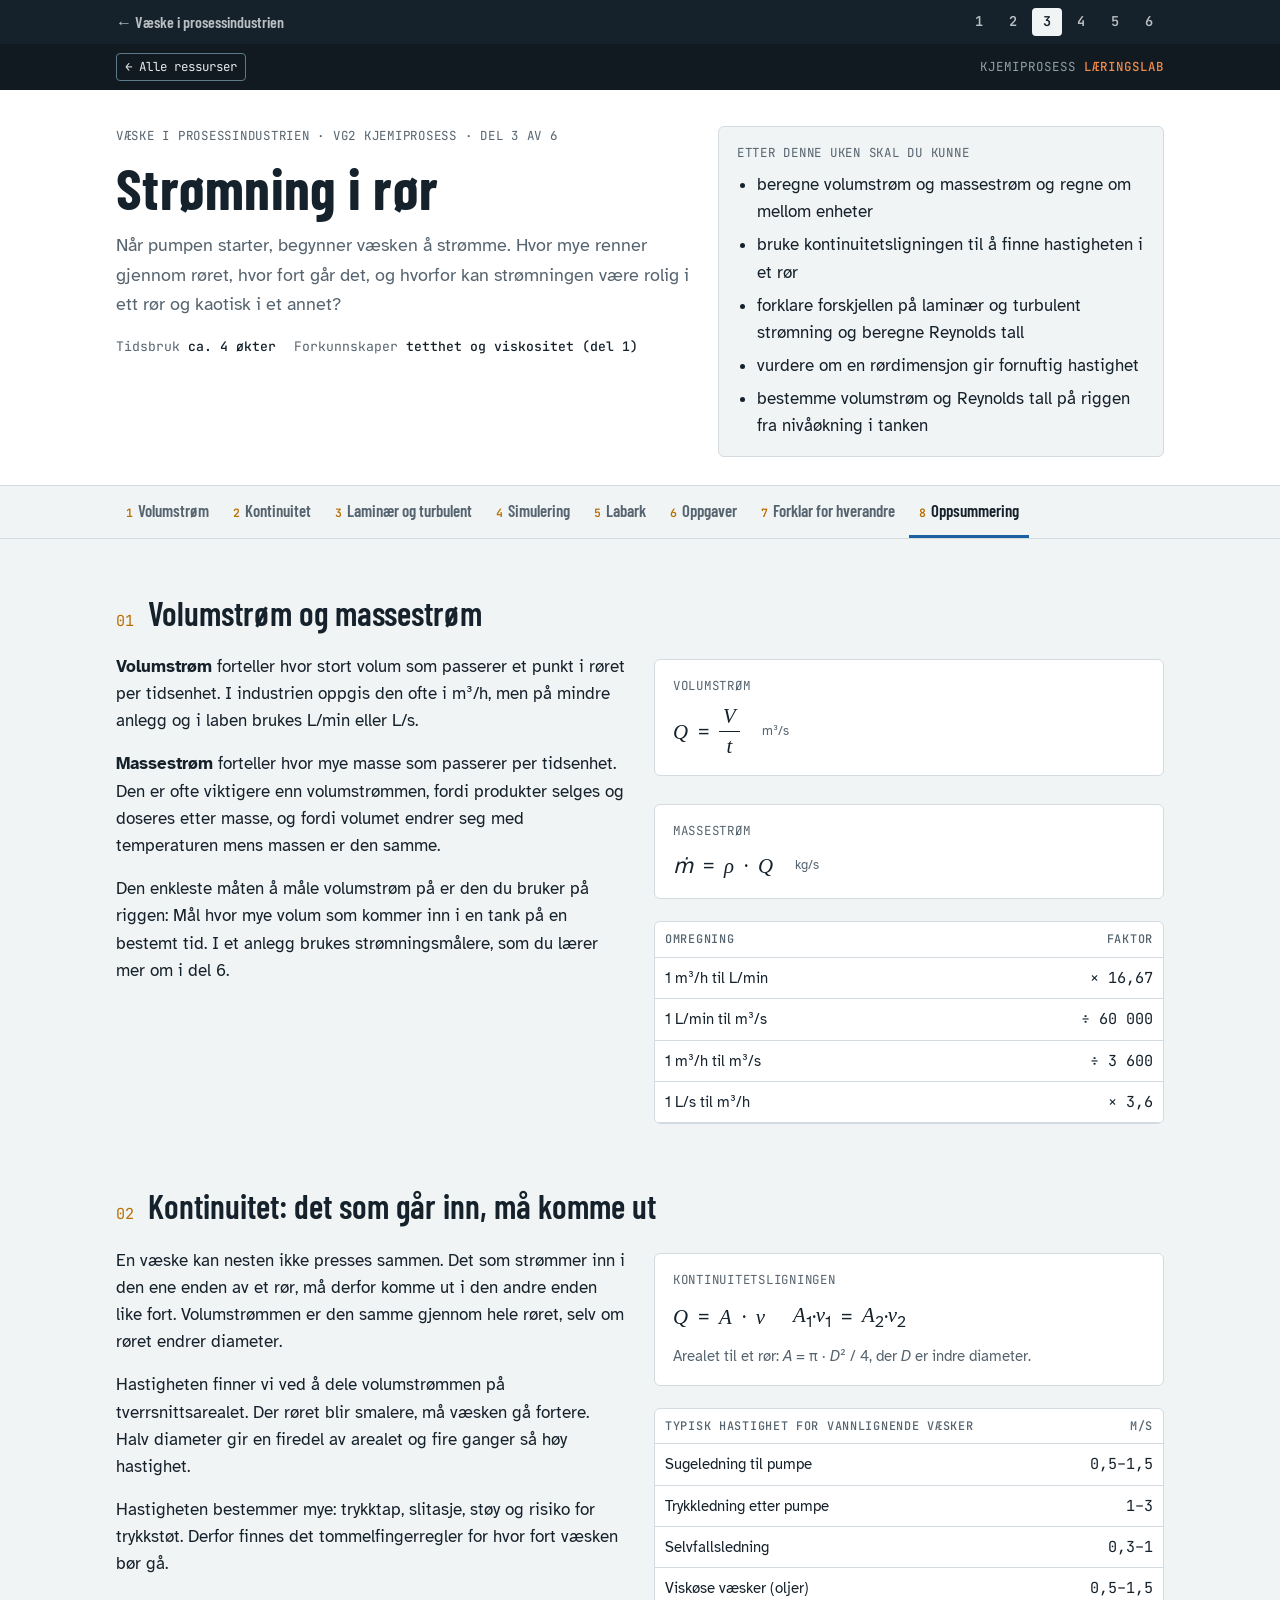
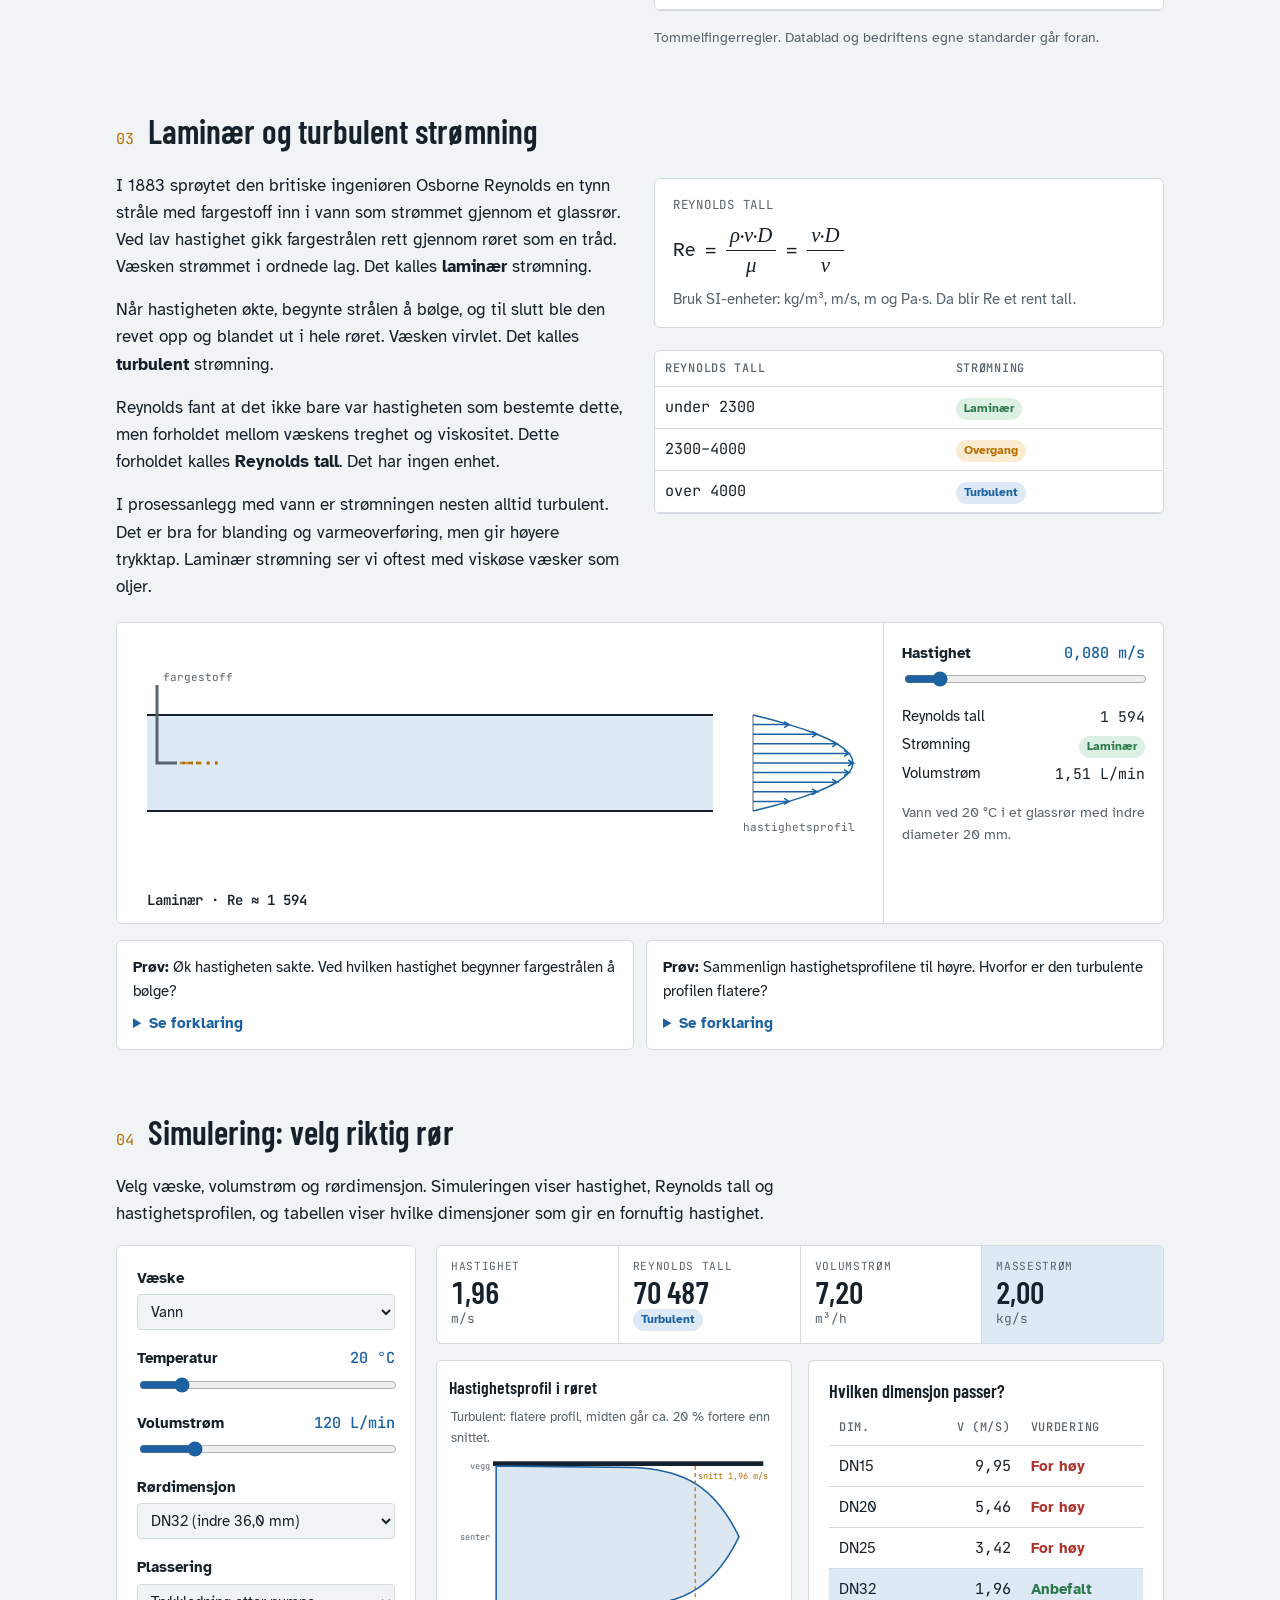
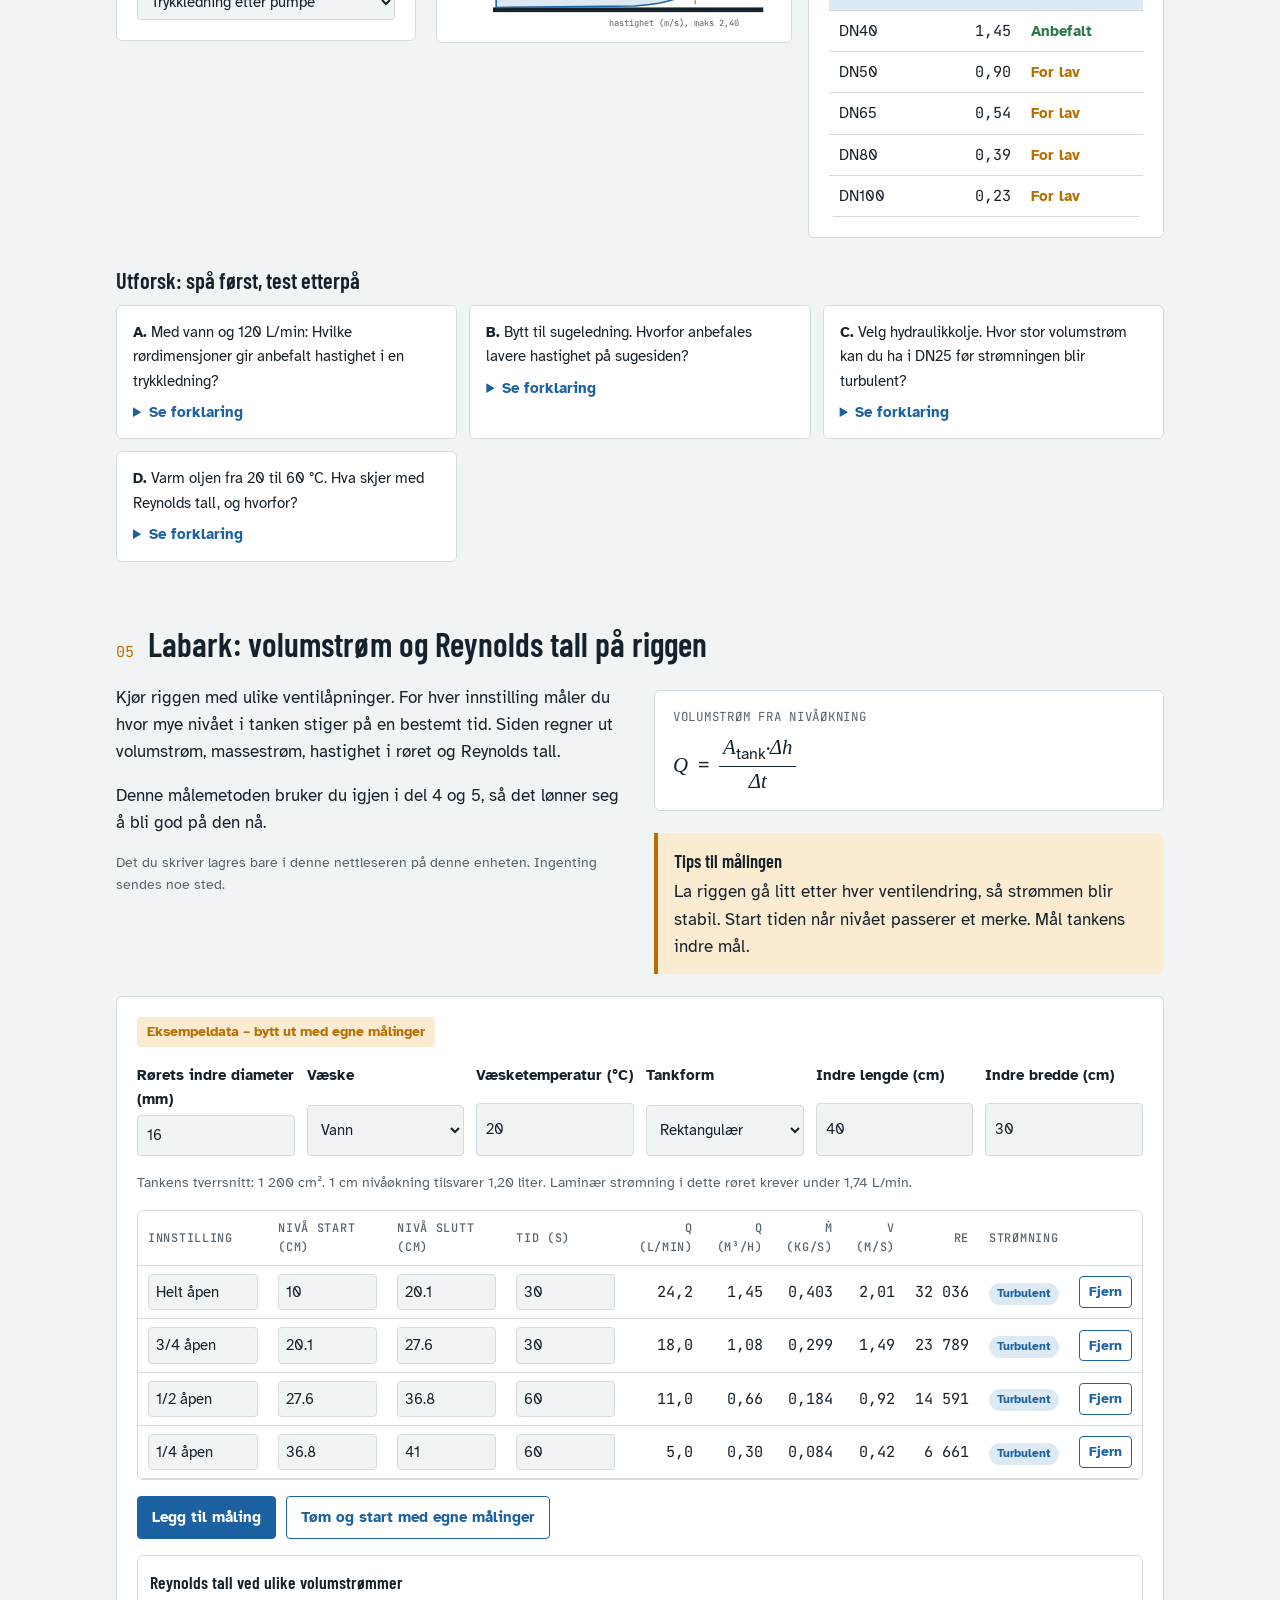
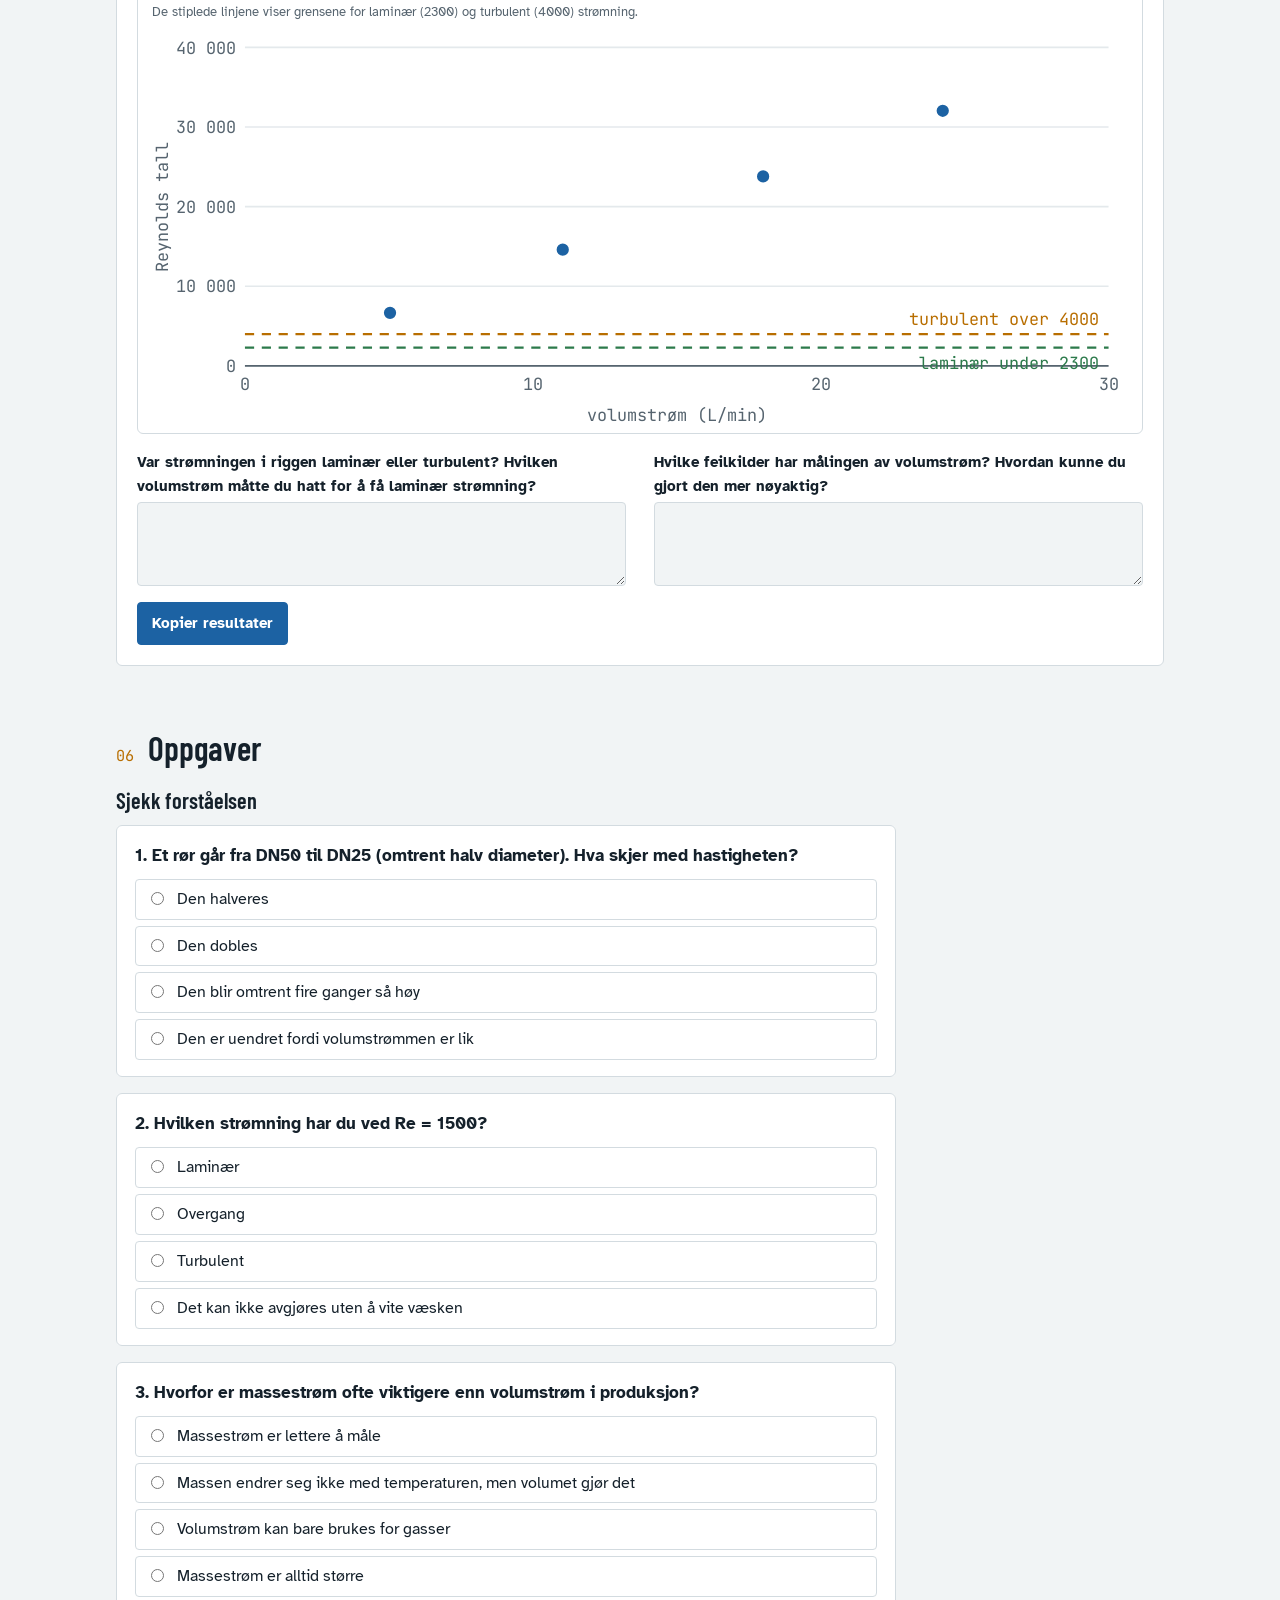
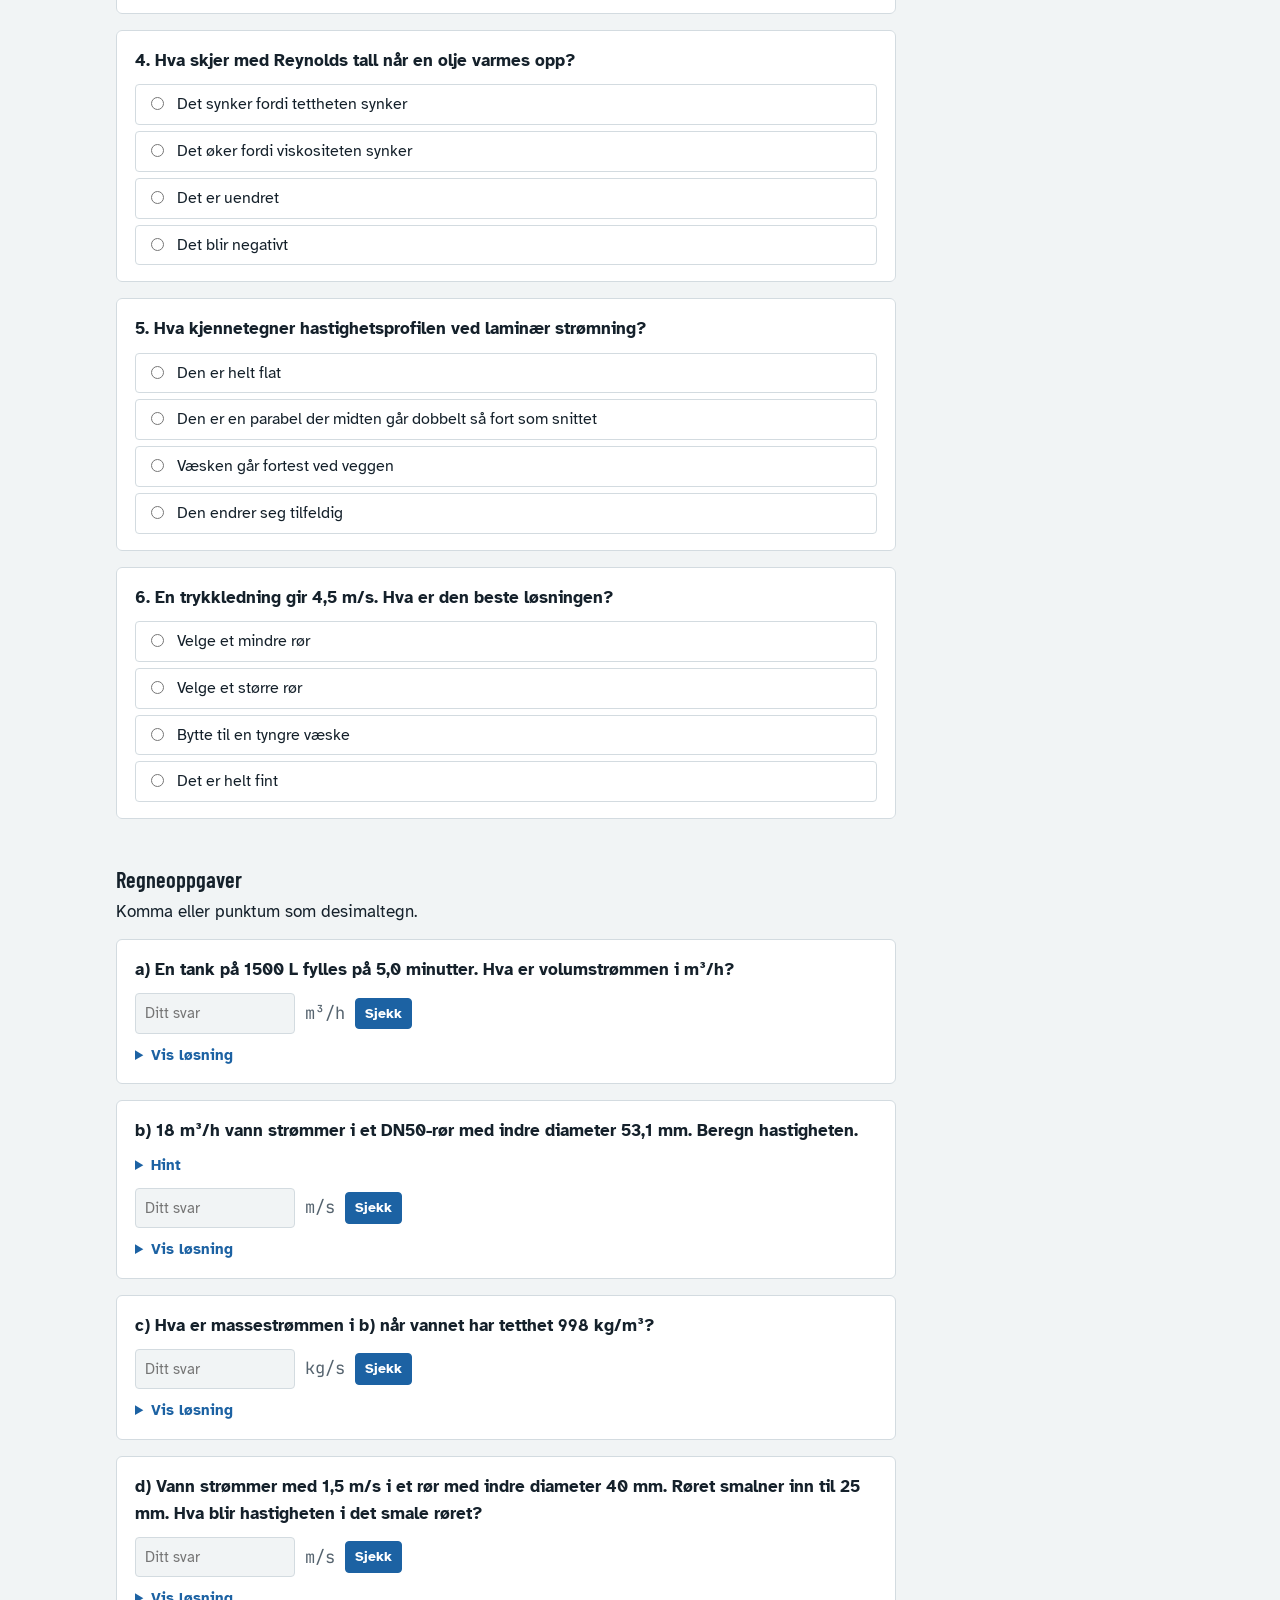
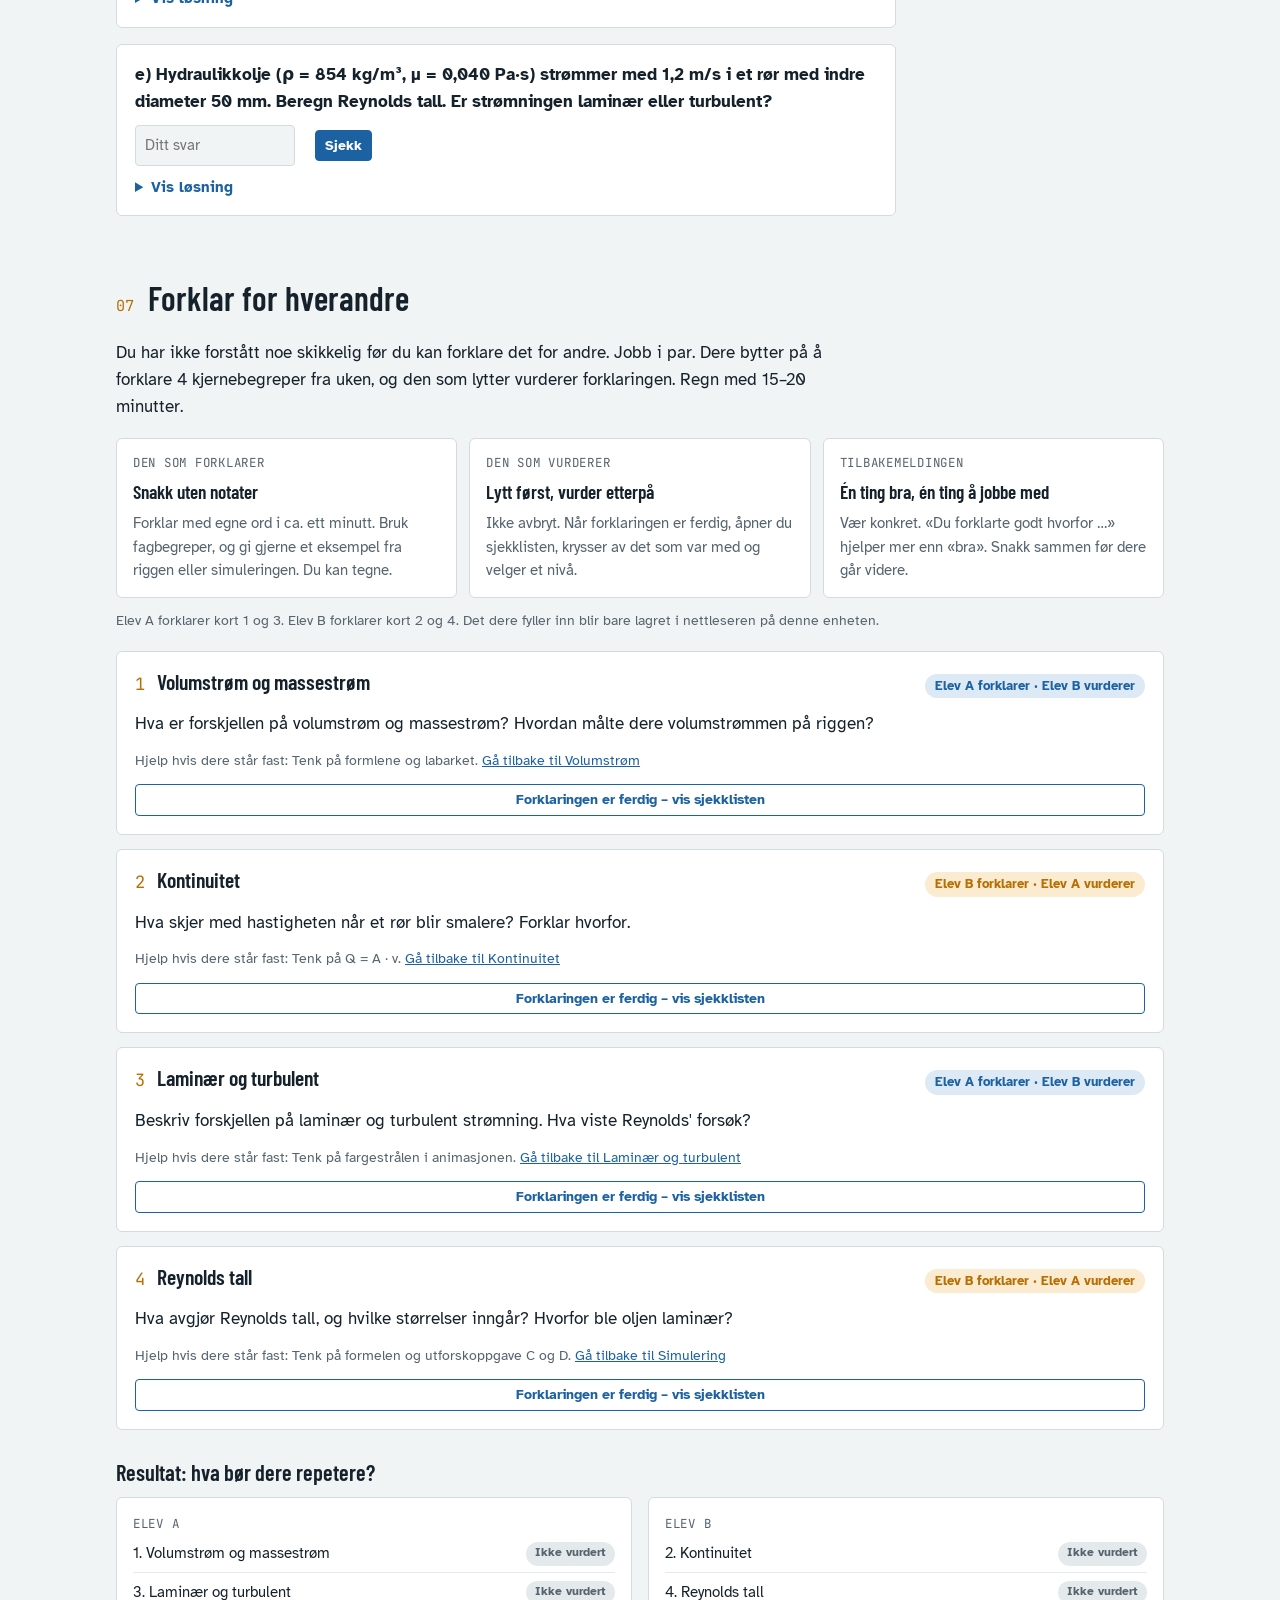
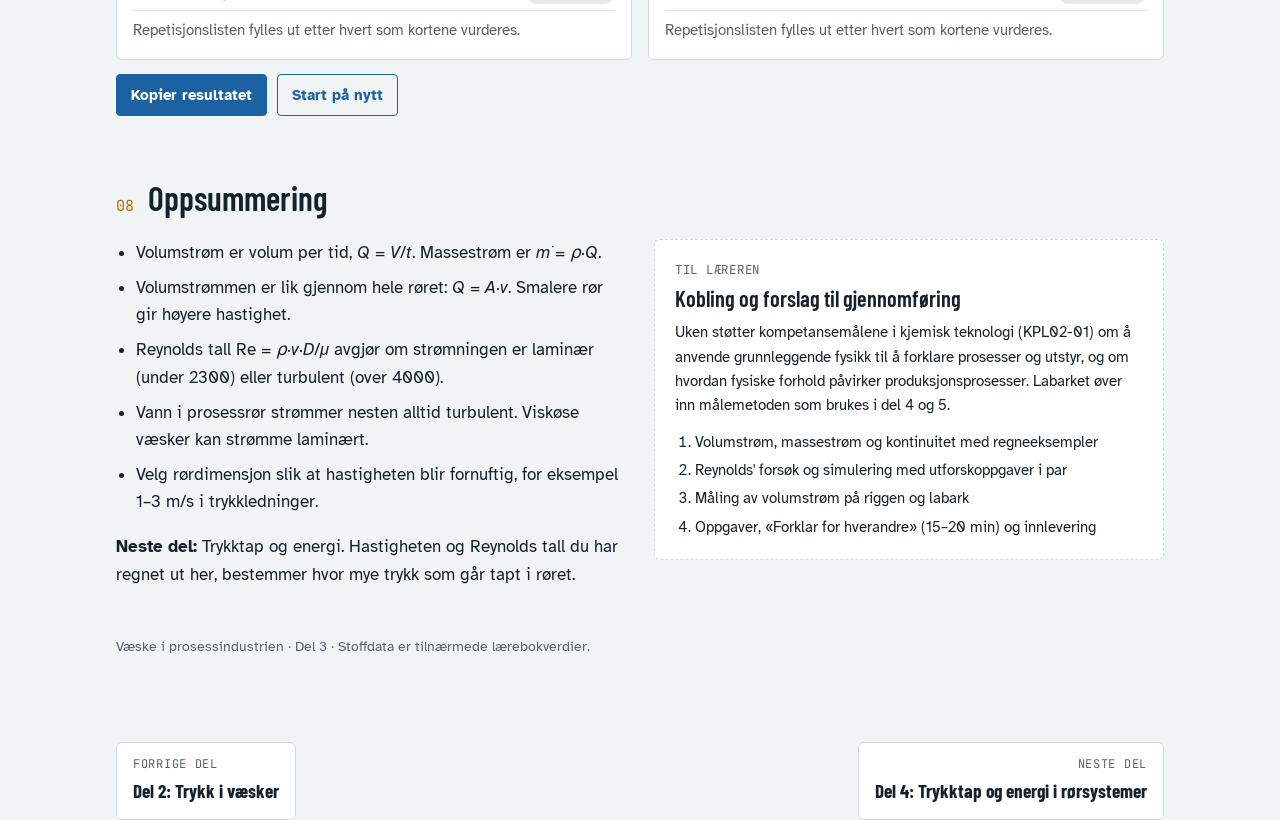
<file: vaeske/uke3.html>
<!doctype html>
<html lang="nb">
<head>
<meta charset="utf-8">
<meta name="viewport" content="width=device-width, initial-scale=1, viewport-fit=cover">
<meta name="claude:viewport-fit-sides" content="cover">
<title>Del 3: Strømning i rør</title>
<link rel="preconnect" href="https://fonts.googleapis.com"><link rel="preconnect" href="https://fonts.gstatic.com" crossorigin><link rel="stylesheet" href="https://fonts.googleapis.com/css2?family=Atkinson+Hyperlegible:ital,wght@0,400;0,700;1,400&family=Barlow+Condensed:wght@500;600;700&family=JetBrains+Mono:wght@400;500&display=swap">
<link rel="stylesheet" href="kurs.css">

</head>
<body>
<div class="coursebar"><div class="wrap"><a href="index.html">← Væske i prosessindustrien</a><nav class="weeks" aria-label="Deler"><a href="uke1.html" title="Del 1: Væskers egenskaper">1</a><a href="uke2.html" title="Del 2: Trykk i væsker">2</a><a href="uke3.html" title="Del 3: Strømning i rør" aria-current="page">3</a><a href="uke4.html" title="Del 4: Trykktap og energi i rørsystemer">4</a><a href="uke5.html" title="Del 5: Pumper">5</a><a href="uke6.html" title="Del 6: Måling, styring og helhet">6</a></nav></div></div>
<div class="sitebar"><div class="wrap"><a href="../">← Alle ressurser</a><span>Kjemiprosess <b>læringslab</b></span></div></div>
<header class="top">
  <div class="wrap">
    <div>
      <div class="tag">Væske i prosessindustrien · Vg2 kjemiprosess · Del 3 av 6</div>
      <h1 style="margin-top:10px">Strømning i rør</h1>
      <p class="lede">Når pumpen starter, begynner væsken å strømme. Hvor mye renner gjennom røret, hvor fort går det, og hvorfor kan strømningen være rolig i ett rør og kaotisk i et annet?</p>
      <div class="meta"><span>Tidsbruk <b>ca. 4 økter</b></span><span>Forkunnskaper <b>tetthet og viskositet (del 1)</b></span></div>
    </div>
    <div class="goals">
      <div class="tag">Etter denne uken skal du kunne</div>
      <ul>
        <li>beregne volumstrøm og massestrøm og regne om mellom enheter</li>
        <li>bruke kontinuitetsligningen til å finne hastigheten i et rør</li>
        <li>forklare forskjellen på laminær og turbulent strømning og beregne Reynolds tall</li>
        <li>vurdere om en rørdimensjon gir fornuftig hastighet</li>
        <li>bestemme volumstrøm og Reynolds tall på riggen fra nivåøkning i tanken</li>
      </ul>
    </div>
  </div>
</header>

<nav class="toc" aria-label="Innhold"><div class="wrap"><ol id="toc">
  <li><a href="#volumstrom"><span>1</span>Volumstrøm</a></li>
  <li><a href="#kontinuitet"><span>2</span>Kontinuitet</a></li>
  <li><a href="#reynolds"><span>3</span>Laminær og turbulent</a></li>
  <li><a href="#simulering"><span>4</span>Simulering</a></li>
  <li><a href="#labark"><span>5</span>Labark</a></li>
  <li><a href="#oppgaver"><span>6</span>Oppgaver</a></li>
  <li><a href="#forklar"><span>7</span>Forklar for hverandre</a></li>
  <li><a href="#oppsummering"><span>8</span>Oppsummering</a></li>
</ol></div></nav>

<main>
<section id="volumstrom">
  <div class="wrap">
    <div class="sechead"><span class="step">01</span><h2>Volumstrøm og massestrøm</h2></div>
    <div class="two">
      <div class="prose stack">
        <p><b>Volumstrøm</b> forteller hvor stort volum som passerer et punkt i røret per tidsenhet. I industrien oppgis den ofte i m³/h, men på mindre anlegg og i laben brukes L/min eller L/s.</p>
        <p><b>Massestrøm</b> forteller hvor mye masse som passerer per tidsenhet. Den er ofte viktigere enn volumstrømmen, fordi produkter selges og doseres etter masse, og fordi volumet endrer seg med temperaturen mens massen er den samme.</p>
        <p>Den enkleste måten å måle volumstrøm på er den du bruker på riggen: Mål hvor mye volum som kommer inn i en tank på en bestemt tid. I et anlegg brukes strømningsmålere, som du lærer mer om i del 6.</p>
      </div>
      <div class="stack">
        <div class="formula" role="img" aria-label="Volumstrøm Q er lik V delt på t">
          <div class="tag" style="margin-bottom:8px">Volumstrøm</div>
          <div class="eq"><var>Q</var><span>=</span><span class="frac"><span><var>V</var></span><span><var>t</var></span></span><span class="lbl" style="margin-left:12px">m³/s</span></div>
        </div>
        <div class="formula" role="img" aria-label="Massestrøm er lik rho ganger Q">
          <div class="tag" style="margin-bottom:8px">Massestrøm</div>
          <div class="eq"><var>ṁ</var><span>=</span><var>ρ</var><span>·</span><var>Q</var><span class="lbl" style="margin-left:12px">kg/s</span></div>
        </div>
        <div class="tablebox"><table>
          <thead><tr><th>Omregning</th><th class="r">Faktor</th></tr></thead>
          <tbody>
            <tr><td>1 m³/h til L/min</td><td class="r num">× 16,67</td></tr>
            <tr><td>1 L/min til m³/s</td><td class="r num">÷ 60 000</td></tr>
            <tr><td>1 m³/h til m³/s</td><td class="r num">÷ 3 600</td></tr>
            <tr><td>1 L/s til m³/h</td><td class="r num">× 3,6</td></tr>
          </tbody></table></div>
      </div>
    </div>
  </div>
</section>

<section id="kontinuitet">
  <div class="wrap">
    <div class="sechead"><span class="step">02</span><h2>Kontinuitet: det som går inn, må komme ut</h2></div>
    <div class="two">
      <div class="prose stack">
        <p>En væske kan nesten ikke presses sammen. Det som strømmer inn i den ene enden av et rør, må derfor komme ut i den andre enden like fort. Volumstrømmen er den samme gjennom hele røret, selv om røret endrer diameter.</p>
        <p>Hastigheten finner vi ved å dele volumstrømmen på tverrsnittsarealet. Der røret blir smalere, må væsken gå fortere. Halv diameter gir en firedel av arealet og fire ganger så høy hastighet.</p>
        <p>Hastigheten bestemmer mye: trykktap, slitasje, støy og risiko for trykkstøt. Derfor finnes det tommelfingerregler for hvor fort væsken bør gå.</p>
      </div>
      <div class="stack">
        <div class="formula" role="img" aria-label="Q er lik A ganger v, og A1 v1 er lik A2 v2">
          <div class="tag" style="margin-bottom:8px">Kontinuitetsligningen</div>
          <div class="eq"><var>Q</var><span>=</span><var>A</var><span>·</span><var>v</var><span style="margin-left:18px"><var>A</var><sub>1</sub>·<var>v</var><sub>1</sub></span><span>=</span><span><var>A</var><sub>2</sub>·<var>v</var><sub>2</sub></span></div>
          <p class="note">Arealet til et rør: <var>A</var> = π · <var>D</var>² / 4, der <var>D</var> er indre diameter.</p>
        </div>
        <div class="tablebox"><table>
          <thead><tr><th>Typisk hastighet for vannlignende væsker</th><th class="r">m/s</th></tr></thead>
          <tbody>
            <tr><td>Sugeledning til pumpe</td><td class="r num">0,5–1,5</td></tr>
            <tr><td>Trykkledning etter pumpe</td><td class="r num">1–3</td></tr>
            <tr><td>Selvfallsledning</td><td class="r num">0,3–1</td></tr>
            <tr><td>Viskøse væsker (oljer)</td><td class="r num">0,5–1,5</td></tr>
          </tbody></table></div>
        <p class="status">Tommelfingerregler. Datablad og bedriftens egne standarder går foran.</p>
      </div>
    </div>
  </div>
</section>

<section id="reynolds">
  <div class="wrap">
    <div class="sechead"><span class="step">03</span><h2>Laminær og turbulent strømning</h2></div>
    <div class="two" style="margin-bottom:22px">
      <div class="prose stack">
        <p>I 1883 sprøytet den britiske ingeniøren Osborne Reynolds en tynn stråle med fargestoff inn i vann som strømmet gjennom et glassrør. Ved lav hastighet gikk fargestrålen rett gjennom røret som en tråd. Væsken strømmet i ordnede lag. Det kalles <b>laminær</b> strømning.</p>
        <p>Når hastigheten økte, begynte strålen å bølge, og til slutt ble den revet opp og blandet ut i hele røret. Væsken virvlet. Det kalles <b>turbulent</b> strømning.</p>
        <p>Reynolds fant at det ikke bare var hastigheten som bestemte dette, men forholdet mellom væskens treghet og viskositet. Dette forholdet kalles <b>Reynolds tall</b>. Det har ingen enhet.</p>
        <p>I prosessanlegg med vann er strømningen nesten alltid turbulent. Det er bra for blanding og varmeoverføring, men gir høyere trykktap. Laminær strømning ser vi oftest med viskøse væsker som oljer.</p>
      </div>
      <div class="stack">
        <div class="formula" role="img" aria-label="Reynolds tall Re er lik rho v D delt på mu, som er lik v D delt på nu">
          <div class="tag" style="margin-bottom:8px">Reynolds tall</div>
          <div class="eq"><span>Re</span><span>=</span><span class="frac"><span><var>ρ</var>·<var>v</var>·<var>D</var></span><span><var>μ</var></span></span><span>=</span><span class="frac"><span><var>v</var>·<var>D</var></span><span><var>ν</var></span></span></div>
          <p class="note">Bruk SI-enheter: kg/m³, m/s, m og Pa·s. Da blir Re et rent tall.</p>
        </div>
        <div class="tablebox"><table>
          <thead><tr><th>Reynolds tall</th><th>Strømning</th></tr></thead>
          <tbody>
            <tr><td class="num">under 2300</td><td><span class="pill lam">Laminær</span></td></tr>
            <tr><td class="num">2300–4000</td><td><span class="pill ovg">Overgang</span></td></tr>
            <tr><td class="num">over 4000</td><td><span class="pill tur">Turbulent</span></td></tr>
          </tbody></table></div>
      </div>
    </div>
    <div class="animbox">
      <canvas class="anim" id="rey" data-h="300" role="img" aria-label="Reynolds forsøk: fargestråle i et glassrør som blir turbulent ved høy hastighet"></canvas>
      <aside>
        <div class="ctrl"><label for="reV">Hastighet <output id="reVo"></output></label><input type="range" id="reV" min="0.02" max="0.5" step="0.005" value="0.08"></div>
        <div class="kv" id="reRead"></div>
        <p class="status">Vann ved 20 °C i et glassrør med indre diameter 20 mm.</p>
      </aside>
    </div>
    <div class="explore" style="margin-top:16px">
      <div class="task"><p><b>Prøv:</b> Øk hastigheten sakte. Ved hvilken hastighet begynner fargestrålen å bølge?</p>
        <details><summary>Se forklaring</summary><div class="ans">Rundt 0,12 m/s, når Re passerer ca. 2300. Over ca. 0,2 m/s (Re ≈ 4000) blandes fargen ut i hele røret.</div></details></div>
      <div class="task"><p><b>Prøv:</b> Sammenlign hastighetsprofilene til høyre. Hvorfor er den turbulente profilen flatere?</p>
        <details><summary>Se forklaring</summary><div class="ans">Virvlene blander væske fra midten og ut mot veggen, så hastigheten jevnes ut over tverrsnittet. I laminær strømning glir lagene forbi hverandre uten å blandes, og profilen blir en parabel der midten går dobbelt så fort som snittet.</div></details></div>
    </div>
  </div>
</section>

<section id="simulering">
  <div class="wrap">
    <div class="sechead"><span class="step">04</span><h2>Simulering: velg riktig rør</h2></div>
    <p class="prose" style="margin-bottom:18px">Velg væske, volumstrøm og rørdimensjon. Simuleringen viser hastighet, Reynolds tall og hastighetsprofilen, og tabellen viser hvilke dimensjoner som gir en fornuftig hastighet.</p>
    <div class="sim">
      <div class="panel controls">
        <div class="ctrl"><label for="sF">Væske</label><select id="sF"><option value="vann">Vann</option><option value="glykol">Glykol/vann 50 %</option><option value="olje">Hydraulikkolje VG 46</option><option value="glyserol">Glyserol</option></select></div>
        <div class="ctrl"><label for="sT">Temperatur <output id="sTo"></output></label><input type="range" id="sT" min="10" max="80" step="1" value="20"></div>
        <div class="ctrl"><label for="sQ">Volumstrøm <output id="sQo"></output></label><input type="range" id="sQ" min="1" max="600" step="1" value="120"></div>
        <div class="ctrl"><label for="sD">Rørdimensjon</label><select id="sD"></select></div>
        <div class="ctrl"><label for="sSide">Plassering</label><select id="sSide"><option value="trykk">Trykkledning etter pumpe</option><option value="suge">Sugeledning til pumpe</option></select></div>
      </div>
      <div class="stack" style="min-width:0">
        <div class="gauges">
          <div class="gauge"><div class="k">Hastighet</div><div class="val" id="gV"></div><div class="sub">m/s</div></div>
          <div class="gauge"><div class="k">Reynolds tall</div><div class="val" id="gRe"></div><div class="sub" id="gReg"></div></div>
          <div class="gauge"><div class="k">Volumstrøm</div><div class="val" id="gQ"></div><div class="sub">m³/h</div></div>
          <div class="gauge total"><div class="k">Massestrøm</div><div class="val" id="gM"></div><div class="sub">kg/s</div></div>
        </div>
        <div class="two" style="gap:16px">
          <div class="chart"><h4>Hastighetsprofil i røret</h4><div class="cap" id="profCap"></div><svg id="prof" viewBox="0 0 420 230"></svg></div>
          <div class="panel"><h3 style="font-size:1.15rem;margin-bottom:8px">Hvilken dimensjon passer?</h3><div class="tablebox" style="border:0"><table id="dnTab"></table></div></div>
        </div>
      </div>
    </div>
    <h3 style="margin:30px 0 12px">Utforsk: spå først, test etterpå</h3>
    <div class="explore">
      <div class="task"><p><b>A.</b> Med vann og 120 L/min: Hvilke rørdimensjoner gir anbefalt hastighet i en trykkledning?</p>
        <details><summary>Se forklaring</summary><div class="ans">DN32 og DN40 gir 1–3 m/s. DN25 gir over 3 m/s og blir for smalt, mens DN50 gir under 1 m/s og er større og dyrere enn nødvendig.</div></details></div>
      <div class="task"><p><b>B.</b> Bytt til sugeledning. Hvorfor anbefales lavere hastighet på sugesiden?</p>
        <details><summary>Se forklaring</summary><div class="ans">Høy hastighet gir trykktap og lavere trykk inn til pumpen. Faller trykket for mye, kan væsken begynne å koke i pumpen (kavitasjon). Det ser vi på i del 5.</div></details></div>
      <div class="task"><p><b>C.</b> Velg hydraulikkolje. Hvor stor volumstrøm kan du ha i DN25 før strømningen blir turbulent?</p>
        <details><summary>Se forklaring</summary><div class="ans">Rundt 300 L/min ved 20 °C, fordi oljen er rundt 90 ganger mer viskøs enn vann. For vann i samme rør skjer overgangen allerede ved ca. 3 L/min.</div></details></div>
      <div class="task"><p><b>D.</b> Varm oljen fra 20 til 60 °C. Hva skjer med Reynolds tall, og hvorfor?</p>
        <details><summary>Se forklaring</summary><div class="ans">Re blir nesten fem ganger høyere, fordi viskositeten faller kraftig med temperaturen (del 1). Strømningen kan gå fra laminær til turbulent uten at volumstrømmen endres.</div></details></div>
    </div>
  </div>
</section>

<section id="labark">
  <div class="wrap">
    <div class="sechead"><span class="step">05</span><h2>Labark: volumstrøm og Reynolds tall på riggen</h2></div>
    <div class="two" style="margin-bottom:22px">
      <div class="prose stack">
        <p>Kjør riggen med ulike ventilåpninger. For hver innstilling måler du hvor mye nivået i tanken stiger på en bestemt tid. Siden regner ut volumstrøm, massestrøm, hastighet i røret og Reynolds tall.</p>
        <p>Denne målemetoden bruker du igjen i del 4 og 5, så det lønner seg å bli god på den nå.</p>
        <p class="status">Det du skriver lagres bare i denne nettleseren på denne enheten. Ingenting sendes noe sted.</p>
      </div>
      <div class="stack">
        <div class="formula" role="img" aria-label="Volumstrøm er tankens areal ganger nivåøkning delt på tid">
          <div class="tag" style="margin-bottom:8px">Volumstrøm fra nivåøkning</div>
          <div class="eq"><var>Q</var><span>=</span><span class="frac"><span><var>A</var><sub>tank</sub>·<var>Δh</var></span><span><var>Δt</var></span></span></div>
        </div>
        <div class="callout"><b>Tips til målingen</b>La riggen gå litt etter hver ventilendring, så strømmen blir stabil. Start tiden når nivået passerer et merke. Mål tankens indre mål.</div>
      </div>
    </div>
    <div class="panel lab stack">
      <div class="btnrow"><span class="example" id="lEx">Eksempeldata – bytt ut med egne målinger</span></div>
      <div class="labgrid">
        <div class="ctrl"><label for="lD">Rørets indre diameter (mm)</label><input type="number" id="lD" step="0.1"></div>
        <div class="ctrl"><label for="lF">Væske</label><select id="lF"><option value="vann">Vann</option><option value="glykol">Glykol/vann 50 %</option><option value="olje">Hydraulikkolje VG 46</option></select></div>
        <div class="ctrl"><label for="lT">Væsketemperatur (°C)</label><input type="number" id="lT" step="1"></div>
        <div class="ctrl"><label for="lS">Tankform</label><select id="lS"><option value="rekt">Rektangulær</option><option value="syl">Sylindrisk</option></select></div>
        <div class="ctrl"><label for="lA" id="lAlab">Indre lengde (cm)</label><input type="number" id="lA" step="0.1"></div>
        <div class="ctrl" id="lBW"><label for="lB">Indre bredde (cm)</label><input type="number" id="lB" step="0.1"></div>
      </div>
      <p class="status" id="lInfo"></p>
      <div class="tablebox"><table>
        <thead><tr><th>Innstilling</th><th>Nivå start (cm)</th><th>Nivå slutt (cm)</th><th>Tid (s)</th><th class="r">Q (L/min)</th><th class="r">Q (m³/h)</th><th class="r">ṁ (kg/s)</th><th class="r">v (m/s)</th><th class="r">Re</th><th>Strømning</th><th></th></tr></thead>
        <tbody id="lRows"></tbody></table></div>
      <div class="btnrow">
        <button type="button" id="lAdd">Legg til måling</button>
        <button type="button" class="ghost" id="lClear">Tøm og start med egne målinger</button>
        <span class="status" id="lClearC" hidden>Sikker? <button type="button" class="small" id="lClearY">Ja, tøm</button> <button type="button" class="small ghost" id="lClearN">Avbryt</button></span>
      </div>
      <div class="chart"><h4>Reynolds tall ved ulike volumstrømmer</h4><div class="cap">De stiplede linjene viser grensene for laminær (2300) og turbulent (4000) strømning.</div><svg id="lChart" viewBox="0 0 640 260"></svg></div>
      <div class="two">
        <div class="ctrl"><label for="lR1">Var strømningen i riggen laminær eller turbulent? Hvilken volumstrøm måtte du hatt for å få laminær strømning?</label><textarea id="lR1"></textarea></div>
        <div class="ctrl"><label for="lR2">Hvilke feilkilder har målingen av volumstrøm? Hvordan kunne du gjort den mer nøyaktig?</label><textarea id="lR2"></textarea></div>
      </div>
      <div class="btnrow"><button type="button" id="lCopy">Kopier resultater</button><span class="status" id="lCopied" role="status"></span></div>
      <textarea id="lFb" hidden readonly style="min-height:160px;font-family:var(--f-mono);font-size:.8rem"></textarea>
    </div>
  </div>
</section>

<section id="oppgaver">
  <div class="wrap">
    <div class="sechead"><span class="step">06</span><h2>Oppgaver</h2></div>
    <h3 style="margin-bottom:12px">Sjekk forståelsen</h3>
    <div class="stack" id="quiz" style="max-width:780px"></div>
    <div class="btnrow" style="margin-top:12px"><span class="score" id="qScore"></span></div>
    <h3 style="margin:36px 0 6px">Regneoppgaver</h3>
    <p class="prose" style="margin-bottom:14px">Komma eller punktum som desimaltegn.</p>
    <div class="stack" id="calcs" style="max-width:780px"></div>
  </div>
</section>

<section id="forklar">
  <div class="wrap">
    <div class="sechead"><span class="step">07</span><h2>Forklar for hverandre</h2></div>
    <div id="peer"></div>
  </div>
</section>

<section id="oppsummering">
  <div class="wrap">
    <div class="sechead"><span class="step">08</span><h2>Oppsummering</h2></div>
    <div class="two">
      <div class="summary prose">
        <ul>
          <li>Volumstrøm er volum per tid, <var>Q</var> = <var>V</var>/<var>t</var>. Massestrøm er <var>ṁ</var> = <var>ρ</var>·<var>Q</var>.</li>
          <li>Volumstrømmen er lik gjennom hele røret: <var>Q</var> = <var>A</var>·<var>v</var>. Smalere rør gir høyere hastighet.</li>
          <li>Reynolds tall Re = <var>ρ</var>·<var>v</var>·<var>D</var>/<var>μ</var> avgjør om strømningen er laminær (under 2300) eller turbulent (over 4000).</li>
          <li>Vann i prosessrør strømmer nesten alltid turbulent. Viskøse væsker kan strømme laminært.</li>
          <li>Velg rørdimensjon slik at hastigheten blir fornuftig, for eksempel 1–3 m/s i trykkledninger.</li>
        </ul>
        <p style="margin-top:18px"><b>Neste del:</b> Trykktap og energi. Hastigheten og Reynolds tall du har regnet ut her, bestemmer hvor mye trykk som går tapt i røret.</p>
      </div>
      <div class="teacher">
        <div class="tag">Til læreren</div>
        <h3 style="margin:6px 0 10px">Kobling og forslag til gjennomføring</h3>
        <p style="font-size:.95rem">Uken støtter kompetansemålene i kjemisk teknologi (KPL02-01) om å anvende grunnleggende fysikk til å forklare prosesser og utstyr, og om hvordan fysiske forhold påvirker produksjonsprosesser. Labarket øver inn målemetoden som brukes i del 4 og 5.</p>
        <ol style="font-size:.95rem;padding-left:20px;margin:12px 0 0;display:grid;gap:4px">
          <li>Volumstrøm, massestrøm og kontinuitet med regneeksempler</li>
          <li>Reynolds' forsøk og simulering med utforskoppgaver i par</li>
          <li>Måling av volumstrøm på riggen og labark</li>
          <li>Oppgaver, «Forklar for hverandre» (15–20 min) og innlevering</li>
        </ol>
      </div>
    </div>
  </div>
</section>
</main>
<footer><div class="wrap">Væske i prosessindustrien · Del 3 · Stoffdata er tilnærmede lærebokverdier.</div></footer>

<script src="kurs.js"></script>
<script>
(function(){
"use strict";
const {$,nf,num,el,chart,fluid,FLUIDS,g,DN}=K;

/* ---- Reynolds-forsøk ---- */
const reV=$('#reV');const W0=fluid('vann',20),D0=0.02;let dye=[],emit=0;
function reState(){const v=+reV.value,Re=W0.rho*v*D0/W0.mu;return {v,Re};}
function reRead(){const s=reState();const [n,c]=K.regime(s.Re);$('#reVo').textContent=nf(s.v,3)+' m/s';$('#reRead').innerHTML=`<span>Reynolds tall</span><span>${Math.round(s.Re).toLocaleString('nb-NO')}</span><span>Strømning</span><span><span class="pill ${c}">${n}</span></span><span>Volumstrøm</span><span>${nf(s.v*Math.PI*D0*D0/4*60000,2)} L/min</span>`;}
const reA=K.animate($('#rey'),(c,{W,H},dt)=>{
  const s=reState(),pipe=K.css('--pipe'),soft=K.css('--pipe-soft'),ink=K.css('--ink'),muted=K.css('--muted'),sig=K.css('--signal'),surf=K.css('--surface'),mono=K.css('--f-mono');
  c.fillStyle=surf;c.fillRect(0,0,W,H);
  const profW=Math.min(150,W*0.28),x0=30,x1=W-profW-20,yc=H/2-10,R=48;
  c.fillStyle=soft;c.fillRect(x0,yc-R,x1-x0,2*R);c.strokeStyle=ink;c.lineWidth=2;c.beginPath();c.moveTo(x0,yc-R);c.lineTo(x1,yc-R);c.moveTo(x0,yc+R);c.lineTo(x1,yc+R);c.stroke();
  // dyse
  c.strokeStyle=muted;c.lineWidth=3;c.beginPath();c.moveTo(x0+10,yc-R-30);c.lineTo(x0+10,yc);c.lineTo(x0+30,yc);c.stroke();c.lineWidth=1;
  c.fillStyle=muted;c.font='11px '+mono;c.textAlign='left';c.fillText('fargestoff',x0+16,yc-R-34);
  const Re=s.Re,turb=Re<2300?0:Re<4000?(Re-2300)/1700:1;
  const pxs=(x1-x0)/0.5/1.0; // piksler per meter, rør 0,5 m langt vist
  const speed=Math.min(s.v*pxs*0.9,420);
  if(dt&&!K.reduce){emit+=dt*120;while(emit>1){emit--;dye.push({x:x0+30,y:yc,ph:Math.random()*6.28,age:0,dy:0});}
    dye.forEach(p=>{p.age+=dt;const rr=(p.y-yc)/R;const local=Re<2300?(1-rr*rr)*2:1.15*Math.pow(Math.max(0,1-Math.abs(rr)),1/7);p.x+=speed*local*dt;
      if(turb>0){const amp=turb<1?turb*turb:1;p.dy+=(Math.random()-0.5)*amp*900*dt*Math.min(1,p.age*3);p.dy*=0.92;p.y+=p.dy*dt*(1+3*amp)+Math.sin(p.ph+p.x*0.05)*amp*(turb<1?0.6:0);}
      p.y=Math.max(yc-R+3,Math.min(yc+R-3,p.y));});
    dye=dye.filter(p=>p.x<x1);if(dye.length>2500)dye.splice(0,dye.length-2500);}
  if(K.reduce&&!dye.length){for(let x=x0+30;x<x1;x+=3)dye.push({x,y:yc+(turb?(Math.random()-0.5)*2*R*Math.min(1,turb*(x-x0)/(x1-x0)*2):0)});}
  c.fillStyle=sig;dye.forEach(p=>{c.globalAlpha=turb>0.5?0.35:0.8;c.fillRect(p.x,p.y-1.2,2.4,2.4);});c.globalAlpha=1;
  // profil
  const px=x1+40;c.strokeStyle=muted;c.beginPath();c.moveTo(px,yc-R);c.lineTo(px,yc+R);c.stroke();
  c.strokeStyle=pipe;c.lineWidth=1.5;const L=profW-50;c.beginPath();
  for(let i=-10;i<=10;i++){const rr=i/10,u=Re<2300?(1-rr*rr):Math.pow(1-Math.abs(rr),1/7)/1.0,len=u*L*(Re<2300?1:0.82),y=yc+rr*R;i===-10?c.moveTo(px+len,y):c.lineTo(px+len,y);}c.stroke();
  for(let i=-8;i<=8;i+=2){const rr=i/10,u=Re<2300?(1-rr*rr):Math.pow(1-Math.abs(rr),1/7),len=u*L*(Re<2300?1:0.82),y=yc+rr*R;c.beginPath();c.moveTo(px,y);c.lineTo(px+len,y);c.lineTo(px+len-5,y-3);c.moveTo(px+len,y);c.lineTo(px+len-5,y+3);c.stroke();}
  c.lineWidth=1;c.fillStyle=muted;c.textAlign='left';c.fillText('hastighetsprofil',px-10,yc+R+20);
  const [n]=K.regime(Re);c.fillStyle=ink;c.font='600 14px '+mono;c.fillText(n+' · Re ≈ '+Math.round(Re).toLocaleString('nb-NO'),x0,H-18);
});
reV.addEventListener('input',()=>{reRead();if(K.reduce){dye=[];}reA.redraw();});reRead();

/* ---- Simulering ---- */
const S={F:$('#sF'),T:$('#sT'),Q:$('#sQ'),D:$('#sD'),Side:$('#sSide')};
S.D.innerHTML=DN.map(([n,d])=>`<option value="${d}" ${n==='DN32'?'selected':''}>${n} (indre ${nf(d,1)} mm)</option>`).join('');
const range=side=>side==='suge'?[0.5,1.5]:[1,3];
function sUpdate(){const F=fluid(S.F.value,+S.T.value),Q=+S.Q.value,D=+S.D.value,q=Q/60000,A=Math.PI*Math.pow(D/1000,2)/4,v=q/A,Re=F.rho*v*D/1000/F.mu,[rn,rc]=K.regime(Re);
  $('#sTo').textContent=S.T.value+' °C';$('#sQo').textContent=Q+' L/min';
  $('#gV').textContent=nf(v,2);$('#gRe').textContent=Math.round(Re).toLocaleString('nb-NO');$('#gReg').innerHTML=`<span class="pill ${rc}">${rn}</span>`;$('#gQ').textContent=nf(q*3600,2);$('#gM').textContent=nf(F.rho*q,2);
  // profil
  const pts=[],lam=Re<2300;for(let i=-50;i<=50;i++){const rr=i/50,u=lam?2*v*(1-rr*rr):v*1.22*Math.pow(1-Math.abs(rr),1/7);pts.push([u,rr*D/2]);}
  const svg=$('#prof');svg.innerHTML='';const vb={W:420,H:230},m={l:60,r:20,t:14,b:36},uMax=Math.max(...pts.map(p=>p[0]))*1.1||1;
  const X=u=>m.l+u/uMax*(vb.W-m.l-m.r),Y=r=>m.t+(1-(r/(D/2)+1)/2)*(vb.H-m.t-m.b);
  el('rect',{x:m.l-4,y:Y(D/2)-6,width:vb.W-m.l-m.r+4,height:6,fill:'var(--ink)'},svg);el('rect',{x:m.l-4,y:Y(-D/2),width:vb.W-m.l-m.r+4,height:6,fill:'var(--ink)'},svg);
  el('path',{d:'M'+X(0)+','+Y(D/2)+pts.map(p=>'L'+X(p[0]).toFixed(1)+','+Y(p[1]).toFixed(1)).join('')+'L'+X(0)+','+Y(-D/2)+'Z',fill:'var(--pipe)','fill-opacity':.15,stroke:'var(--pipe)','stroke-width':2},svg);
  el('line',{x1:X(v),x2:X(v),y1:Y(D/2),y2:Y(-D/2),stroke:'var(--signal)','stroke-width':1.5,'stroke-dasharray':'5 4'},svg);
  el('text',{x:X(v)+4,y:Y(D/2)+16,style:'fill:var(--signal)'},svg,'snitt '+nf(v,2)+' m/s');
  el('text',{x:X(uMax/1.1),y:vb.H-12,'text-anchor':'end'},svg,'hastighet (m/s), maks '+nf(uMax/1.1,2));
  el('text',{x:m.l-8,y:Y(0)+4,'text-anchor':'end'},svg,'senter');el('text',{x:m.l-8,y:Y(D/2)+4,'text-anchor':'end'},svg,'vegg');
  $('#profCap').textContent=lam?'Laminær: parabel, midten går dobbelt så fort som snittet.':'Turbulent: flatere profil, midten går ca. 20 % fortere enn snittet.';
  // tabell
  const [lo,hi]=range(S.Side.value);
  $('#dnTab').innerHTML=`<thead><tr><th>Dim.</th><th class="r">v (m/s)</th><th>Vurdering</th></tr></thead><tbody>`+DN.map(([n,d])=>{const vv=q/(Math.PI*Math.pow(d/1000,2)/4);const st=vv>hi?['For høy','dev-hi']:vv<lo?['For lav','dev-mid']:['Anbefalt','dev-ok'];
    return `<tr${Math.abs(d-D)<0.01?' style="background:var(--pipe-soft)"':''}><td>${n}</td><td class="r num">${nf(vv,2)}</td><td><span class="${st[1]}">${st[0]}</span></td></tr>`;}).join('')+'</tbody>';}
Object.values(S).forEach(e=>e.addEventListener('input',sUpdate));sUpdate();

/* ---- Labark ---- */
const LKEY='uke3-volumstrom-v1';
const LEX={D:16,F:'vann',T:20,S:'rekt',A:40,B:30,ex:true,rows:[['Helt åpen',10,20.1,30],['3/4 åpen',20.1,27.6,30],['1/2 åpen',27.6,36.8,60],['1/4 åpen',36.8,41.0,60]],r1:'',r2:''};
let L=K.load(LKEY,LEX);const ls=()=>K.save(LKEY,L);
const LF={D:$('#lD'),F:$('#lF'),T:$('#lT'),S:$('#lS'),A:$('#lA'),B:$('#lB')};
function lRow(r){const A=K.tankArea(L.S,L.A,L.B),h0=num(r[1]),h1=num(r[2]),t=num(r[3]);const Q=(A>0&&t>0&&h1>=h0)?A*(h1-h0)/100/t*60000:NaN;
  const F=fluid(L.F,Number.isFinite(num(L.T))?num(L.T):20),d=num(L.D)/1000,v=Q/60000/(Math.PI*d*d/4),Re=F.rho*v*d/F.mu;return {Q,m:F.rho*Q/60000,v,Re,ok:Number.isFinite(Q)&&d>0};}
function lShape(){const syl=L.S==='syl';$('#lAlab').textContent=syl?'Indre diameter (cm)':'Indre lengde (cm)';$('#lBW').hidden=syl;
  const A=K.tankArea(L.S,L.A,L.B),F=fluid(L.F,Number.isFinite(num(L.T))?num(L.T):20),d=num(L.D)/1000,Qlam=2300*F.mu/(F.rho*d)*Math.PI*d*d/4*60000;
  $('#lInfo').textContent=(A>0?`Tankens tverrsnitt: ${nf(A*1e4,0)} cm². 1 cm nivåøkning tilsvarer ${nf(A*10,2)} liter. `:'Fyll inn tankens mål. ')+(d>0?`Laminær strømning i dette røret krever under ${nf(Qlam,Qlam<10?2:0)} L/min.`:'');}
function lRender(){for(const k in LF)LF[k].value=L[k]??'';$('#lR1').value=L.r1||'';$('#lR2').value=L.r2||'';$('#lEx').hidden=!L.ex;lShape();
  const tb=$('#lRows');tb.innerHTML='';const names=['Innstilling','Nivå start','Nivå slutt','Tid'];
  L.rows.forEach((row,i)=>{const tr=document.createElement('tr');
    tr.innerHTML=names.map((n,j)=>`<td><input type="text" ${j?'inputmode="decimal"':''} id="lr${i}_${j}" value="${K.esc(row[j]??'')}" aria-label="${n}, måling ${i+1}"></td>`).join('')+
      `<td class="r num" data-c="q"></td><td class="r num" data-c="qh"></td><td class="r num" data-c="m"></td><td class="r num" data-c="v"></td><td class="r num" data-c="re"></td><td data-c="rg"></td><td><button type="button" class="small ghost" aria-label="Fjern måling ${i+1}">Fjern</button></td>`;
    tr.querySelectorAll('input').forEach((inp,j)=>inp.addEventListener('input',()=>{L.rows[i][j]=inp.value;L.ex=false;$('#lEx').hidden=true;lCalc();ls();}));
    tr.querySelector('button').addEventListener('click',()=>{L.rows.splice(i,1);lRender();ls();});tb.appendChild(tr);});
  lCalc();}
function lCalc(){const pts=[];[...$('#lRows').children].forEach((tr,i)=>{const r=lRow(L.rows[i]);const c=k=>tr.querySelector(`[data-c="${k}"]`);
    if(r.ok){pts.push({x:r.Q,y:r.Re});c('q').textContent=nf(r.Q,1);c('qh').textContent=nf(r.Q*0.06,2);c('m').textContent=nf(r.m,3);c('v').textContent=nf(r.v,2);c('re').textContent=Math.round(r.Re).toLocaleString('nb-NO');const [n,cl]=K.regime(r.Re);c('rg').innerHTML=`<span class="pill ${cl}">${n}</span>`;}
    else['q','qh','m','v','re','rg'].forEach(k=>c(k).textContent='–');});
  chart($('#lChart'),{xMax:Math.max(5,...pts.map(p=>p.x))*1.1,yMax:Math.max(5000,...pts.map(p=>p.y))*1.08,xLabel:'volumstrøm (L/min)',yLabel:'Reynolds tall',ml:62,hlines:[{y:2300,label:'laminær under 2300',color:'var(--good)',right:true,below:true},{y:4000,label:'turbulent over 4000',color:'var(--signal)',right:true}],dots:pts.map(p=>({x:p.x,y:p.y,fill:'var(--pipe)'}))});}
Object.entries(LF).forEach(([k,e])=>e.addEventListener('input',()=>{L[k]=e.value;L.ex=false;$('#lEx').hidden=true;lShape();lCalc();ls();}));
$('#lR1').addEventListener('input',e=>{L.r1=e.target.value;ls();});$('#lR2').addEventListener('input',e=>{L.r2=e.target.value;ls();});
$('#lAdd').addEventListener('click',()=>{L.rows.push(['','','','']);lRender();ls();const f=$('#lr'+(L.rows.length-1)+'_0');if(f)f.focus();});
K.confirm($('#lClear'),$('#lClearC'),$('#lClearY'),$('#lClearN'),()=>{L={D:'',F:L.F,T:'',S:L.S,A:'',B:'',ex:false,rows:[['','','',''],['','','',''],['','','','']],r1:'',r2:''};lRender();ls();});
$('#lCopy').addEventListener('click',()=>{let t=`Labark del 3 – volumstrøm og Reynolds tall\nRør: indre diameter ${L.D} mm. Væske: ${FLUIDS[L.F].navn}, ${L.T} °C\nTank: ${L.S==='syl'?'sylindrisk, diameter '+L.A+' cm':'rektangulær, '+L.A+' × '+L.B+' cm'}\n\nInnstilling\tQ (L/min)\tQ (m³/h)\tṁ (kg/s)\tv (m/s)\tRe\tStrømning\n`;
  L.rows.forEach(row=>{const r=lRow(row);if(r.ok)t+=`${row[0]}\t${nf(r.Q,1)}\t${nf(r.Q*0.06,2)}\t${nf(r.m,3)}\t${nf(r.v,2)}\t${Math.round(r.Re)}\t${K.regime(r.Re)[0]}\n`;});
  t+=`\nLaminær eller turbulent: ${L.r1||''}\n\nFeilkilder: ${L.r2||''}\n`;K.copy(t,$('#lCopied'),$('#lFb'));});
lRender();

/* ---- Quiz ---- */
K.quiz($('#quiz'),$('#qScore'),[
 {q:'Et rør går fra DN50 til DN25 (omtrent halv diameter). Hva skjer med hastigheten?',o:['Den halveres','Den dobles','Den blir omtrent fire ganger så høy','Den er uendret fordi volumstrømmen er lik'],a:2,e:'Arealet går som diameteren i andre. Halv diameter gir en firedel av arealet, og da må hastigheten bli fire ganger så høy (Q = A·v).'},
 {q:'Hvilken strømning har du ved Re = 1500?',o:['Laminær','Overgang','Turbulent','Det kan ikke avgjøres uten å vite væsken'],a:0,e:'Under ca. 2300 er strømningen laminær. Reynolds tall tar allerede hensyn til væsken.'},
 {q:'Hvorfor er massestrøm ofte viktigere enn volumstrøm i produksjon?',o:['Massestrøm er lettere å måle','Massen endrer seg ikke med temperaturen, men volumet gjør det','Volumstrøm kan bare brukes for gasser','Massestrøm er alltid større'],a:1,e:'Volumet endrer seg når tettheten endrer seg med temperaturen. Massen er den samme, og produkter selges og doseres etter masse.'},
 {q:'Hva skjer med Reynolds tall når en olje varmes opp?',o:['Det synker fordi tettheten synker','Det øker fordi viskositeten synker','Det er uendret','Det blir negativt'],a:1,e:'Re = ρ·v·D/μ. Viskositeten synker mye mer enn tettheten når oljen varmes opp, så Re øker.'},
 {q:'Hva kjennetegner hastighetsprofilen ved laminær strømning?',o:['Den er helt flat','Den er en parabel der midten går dobbelt så fort som snittet','Væsken går fortest ved veggen','Den endrer seg tilfeldig'],a:1,e:'Ved laminær strømning glir lagene forbi hverandre. Væsken står stille ved veggen og går fortest i midten, med en parabelformet profil.'},
 {q:'En trykkledning gir 4,5 m/s. Hva er den beste løsningen?',o:['Velge et mindre rør','Velge et større rør','Bytte til en tyngre væske','Det er helt fint'],a:1,e:'4,5 m/s er over anbefalt område (1–3 m/s). Et større rør gir lavere hastighet, mindre trykktap og mindre slitasje.'}
]);

/* ---- Regneoppgaver ---- */
const vB=0.005/(Math.PI*0.0531*0.0531/4);
K.calcs($('#calcs'),[
 {t:'a) En tank på 1500 L fylles på 5,0 minutter. Hva er volumstrømmen i m³/h?',u:'m³/h',a:18,s:'Q = 1500 L / 5,0 min = 300 L/min. 300 L/min · 60 = 18 000 L/h = <b>18 m³/h</b>.'},
 {t:'b) 18 m³/h vann strømmer i et DN50-rør med indre diameter 53,1 mm. Beregn hastigheten.',u:'m/s',a:vB,hint:'Gjør om til m³/s: 18 / 3600. A = π · D² / 4.',s:`Q = 18 / 3600 = 0,005 m³/s. A = π · 0,0531² / 4 = ${nf(Math.PI*0.0531*0.0531/4*1e4,3)} · 10⁻⁴ m². v = Q / A = <b>${nf(vB,2)} m/s</b>.`},
 {t:'c) Hva er massestrømmen i b) når vannet har tetthet 998 kg/m³?',u:'kg/s',a:4.99,s:'ṁ = ρ · Q = 998 · 0,005 = <b>4,99 kg/s</b>.'},
 {t:'d) Vann strømmer med 1,5 m/s i et rør med indre diameter 40 mm. Røret smalner inn til 25 mm. Hva blir hastigheten i det smale røret?',u:'m/s',a:1.5*Math.pow(40/25,2),s:`A₁·v₁ = A₂·v₂ gir v₂ = v₁ · (D₁/D₂)² = 1,5 · (40/25)² = <b>${nf(1.5*Math.pow(40/25,2),2)} m/s</b>.`},
 {t:'e) Hydraulikkolje (ρ = 854 kg/m³, μ = 0,040 Pa·s) strømmer med 1,2 m/s i et rør med indre diameter 50 mm. Beregn Reynolds tall. Er strømningen laminær eller turbulent?',u:'',a:854*1.2*0.05/0.04,s:`Re = 854 · 1,2 · 0,050 / 0,040 = <b>${nf(854*1.2*0.05/0.04,0)}</b>. Det er under 2300, så strømningen er laminær.`}
]);

/* ---- Forklar for hverandre ---- */
K.peer($('#peer'),{key:'uke3-medelev-v1',title:'del 3, strømning i rør',min:'15–20',cards:[
 {t:'Volumstrøm og massestrøm',p:'Hva er forskjellen på volumstrøm og massestrøm? Hvordan målte dere volumstrømmen på riggen?',h:'Tenk på formlene og labarket.',link:'#volumstrom',ln:'Volumstrøm',
  c:['Volumstrøm er volum per tid, Q = V / t','Massestrøm er masse per tid, ṁ = ρ · Q','Forklarer målingen: tankareal ganger nivåøkning delt på tid','Nevner en vanlig enhet, for eksempel m³/h eller L/min']},
 {t:'Kontinuitet',p:'Hva skjer med hastigheten når et rør blir smalere? Forklar hvorfor.',h:'Tenk på Q = A · v.',link:'#kontinuitet',ln:'Kontinuitet',
  c:['Volumstrømmen er den samme gjennom hele røret','Mindre areal gir høyere hastighet (Q = A · v)','Halv diameter gir fire ganger så høy hastighet','Kobler til venturirøret eller trykktap']},
 {t:'Laminær og turbulent',p:'Beskriv forskjellen på laminær og turbulent strømning. Hva viste Reynolds\' forsøk?',h:'Tenk på fargestrålen i animasjonen.',link:'#reynolds',ln:'Laminær og turbulent',
  c:['Laminær: væsken strømmer i ordnede lag, fargestrålen holder seg samlet','Turbulent: væsken virvler og fargen blandes ut','Laminær profil er en parabel, turbulent er flatere','Vet at vann i prosessrør nesten alltid er turbulent']},
 {t:'Reynolds tall',p:'Hva avgjør Reynolds tall, og hvilke størrelser inngår? Hvorfor ble oljen laminær?',h:'Tenk på formelen og utforskoppgave C og D.',link:'#simulering',ln:'Simulering',
  c:['Re = ρ · v · D / μ','Under 2300 laminær, over 4000 turbulent','Høy viskositet gir lavt Re','Temperatur endrer viskositeten og dermed Re']}
]});
K.toc();
})();
</script>

<div class="wrap"><div class="weeknav"><a href="uke2.html"><span>Forrige del</span><b>Del 2: Trykk i væsker</b></a><a class="next" href="uke4.html"><span>Neste del</span><b>Del 4: Trykktap og energi i rørsystemer</b></a></div></div>
</body>
</html>
</file>
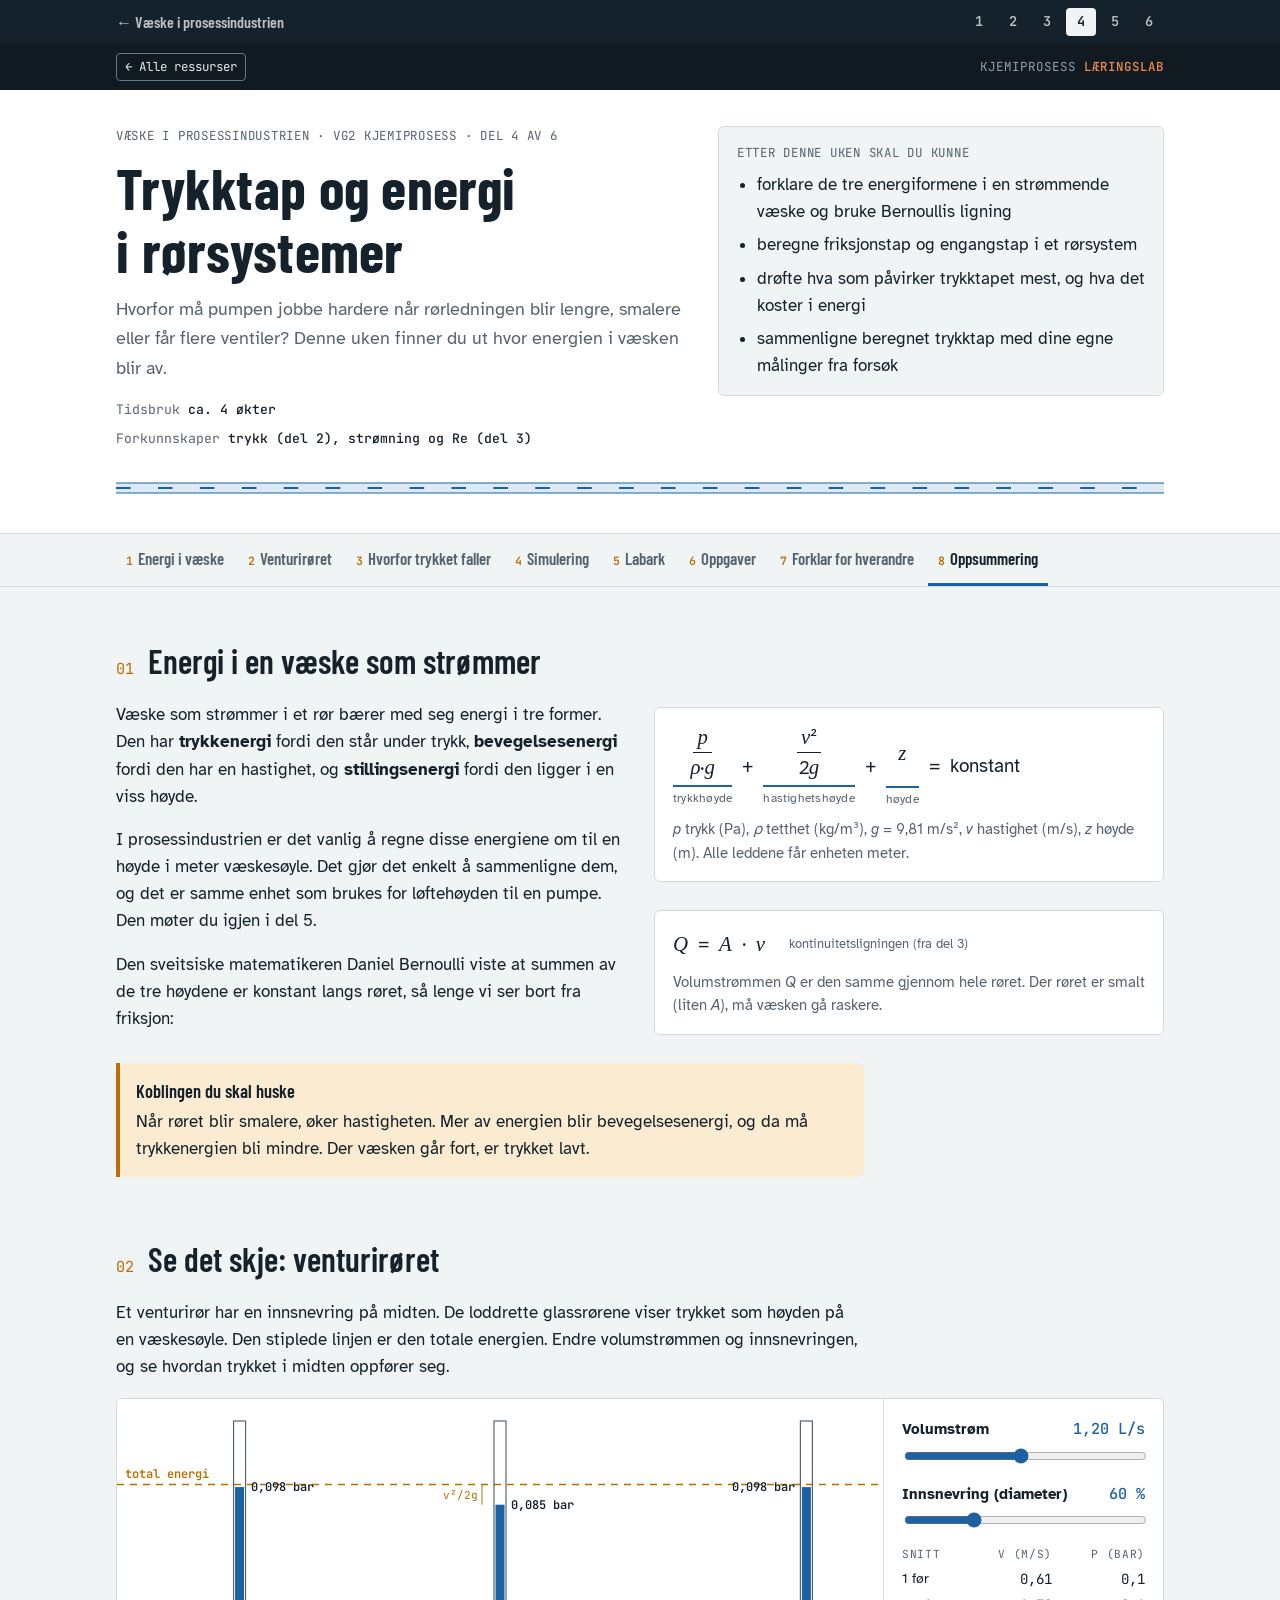
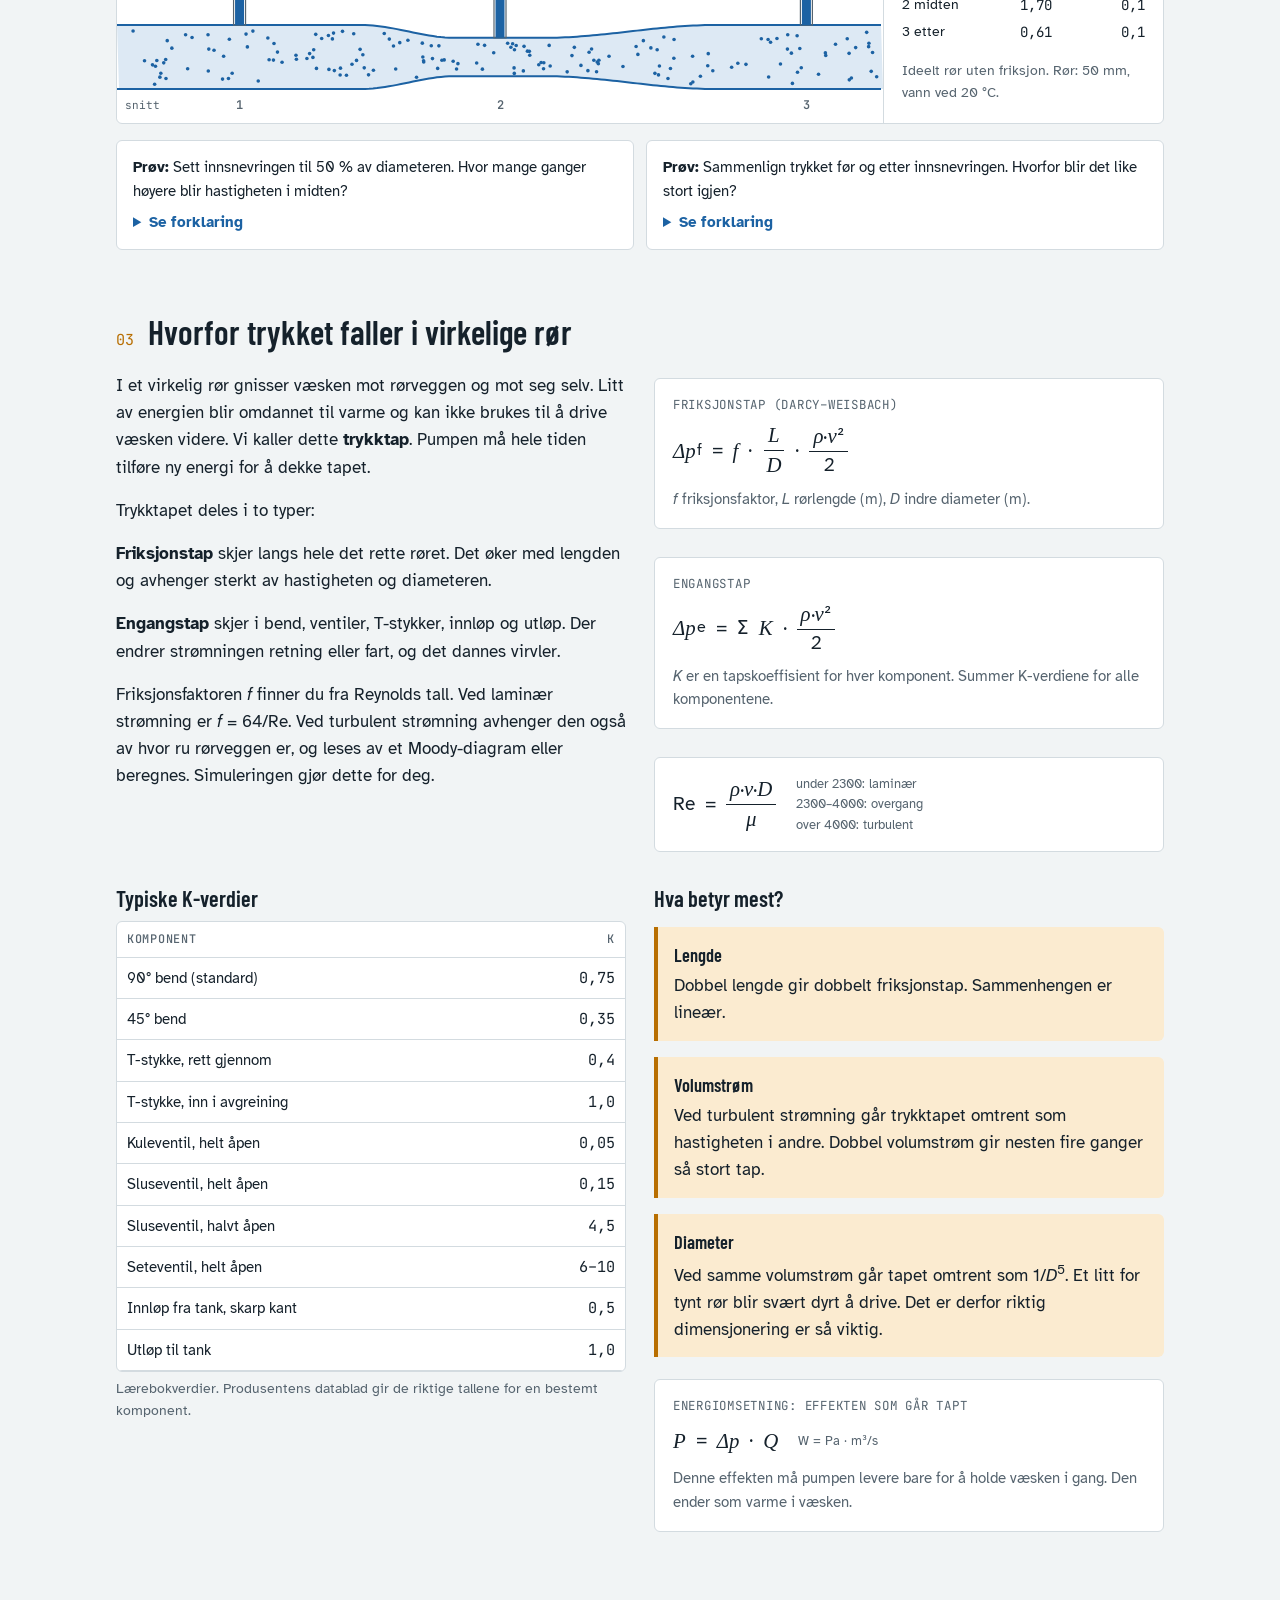
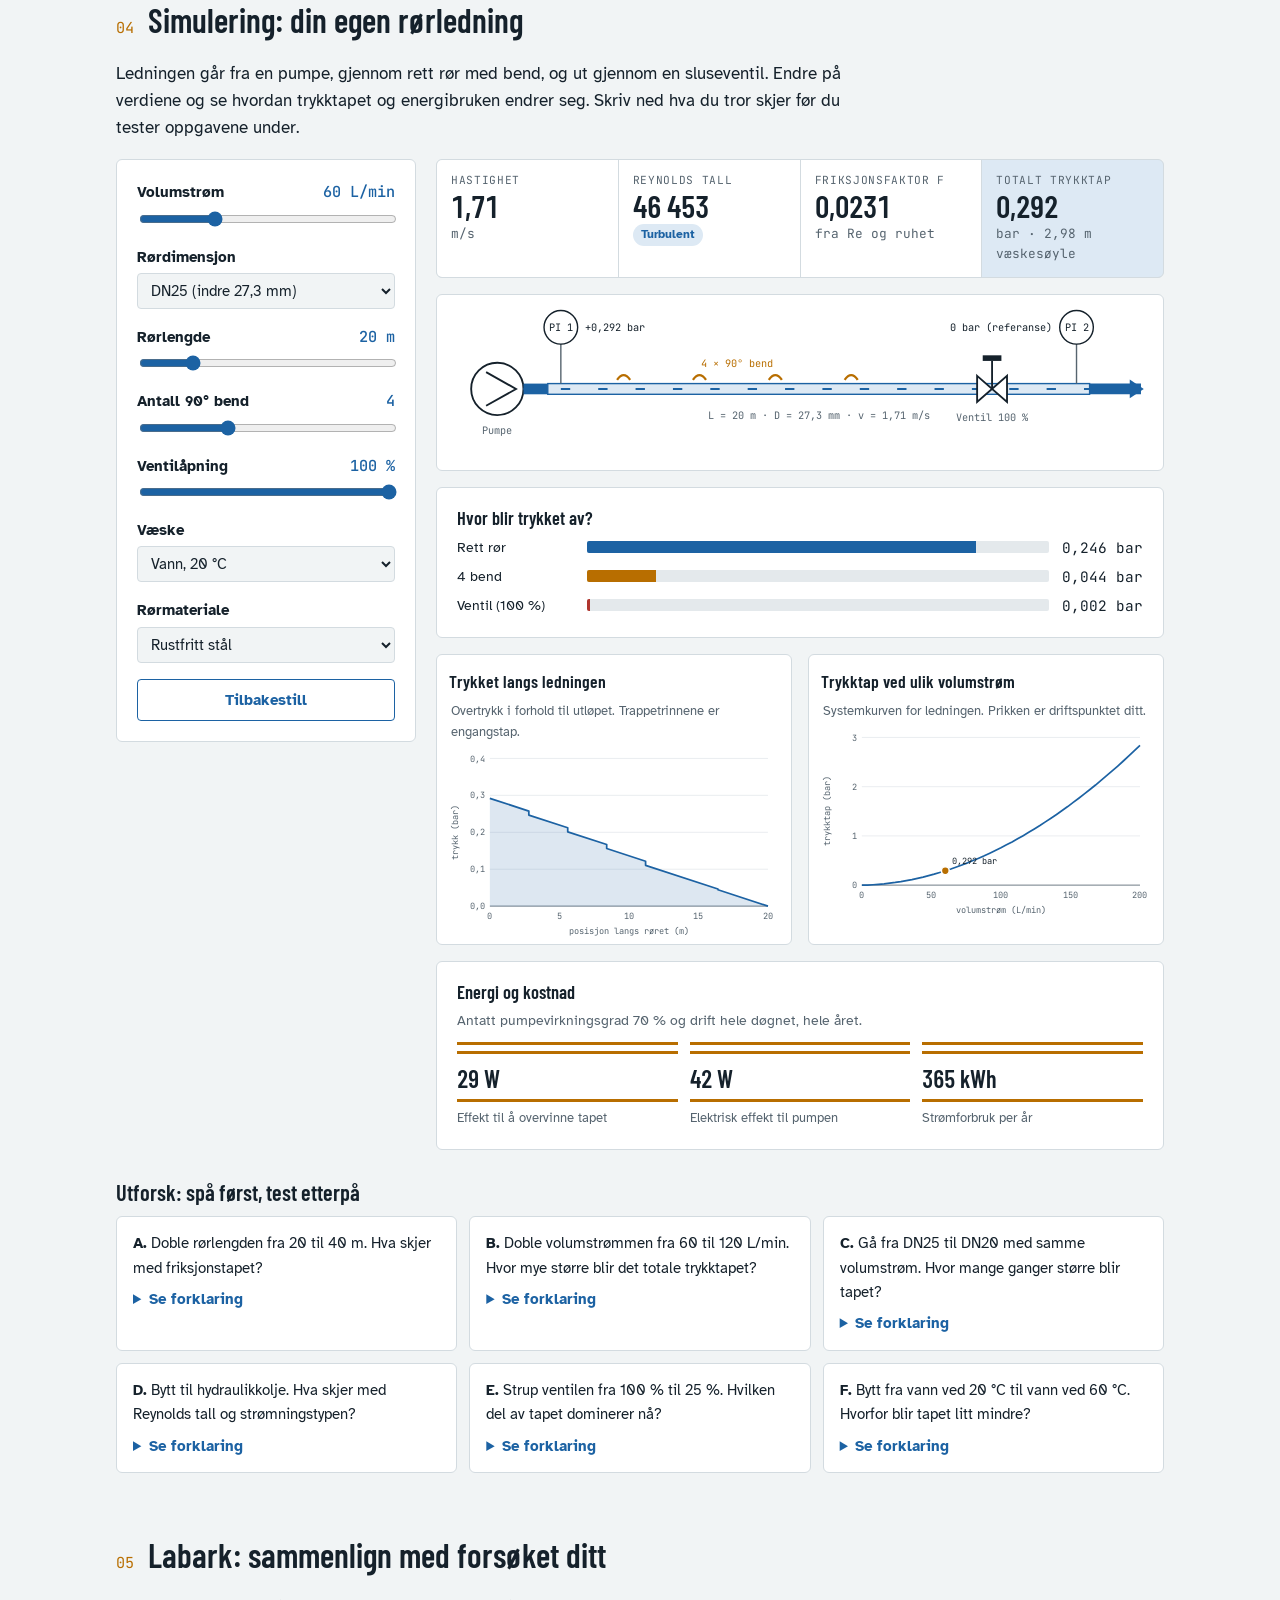
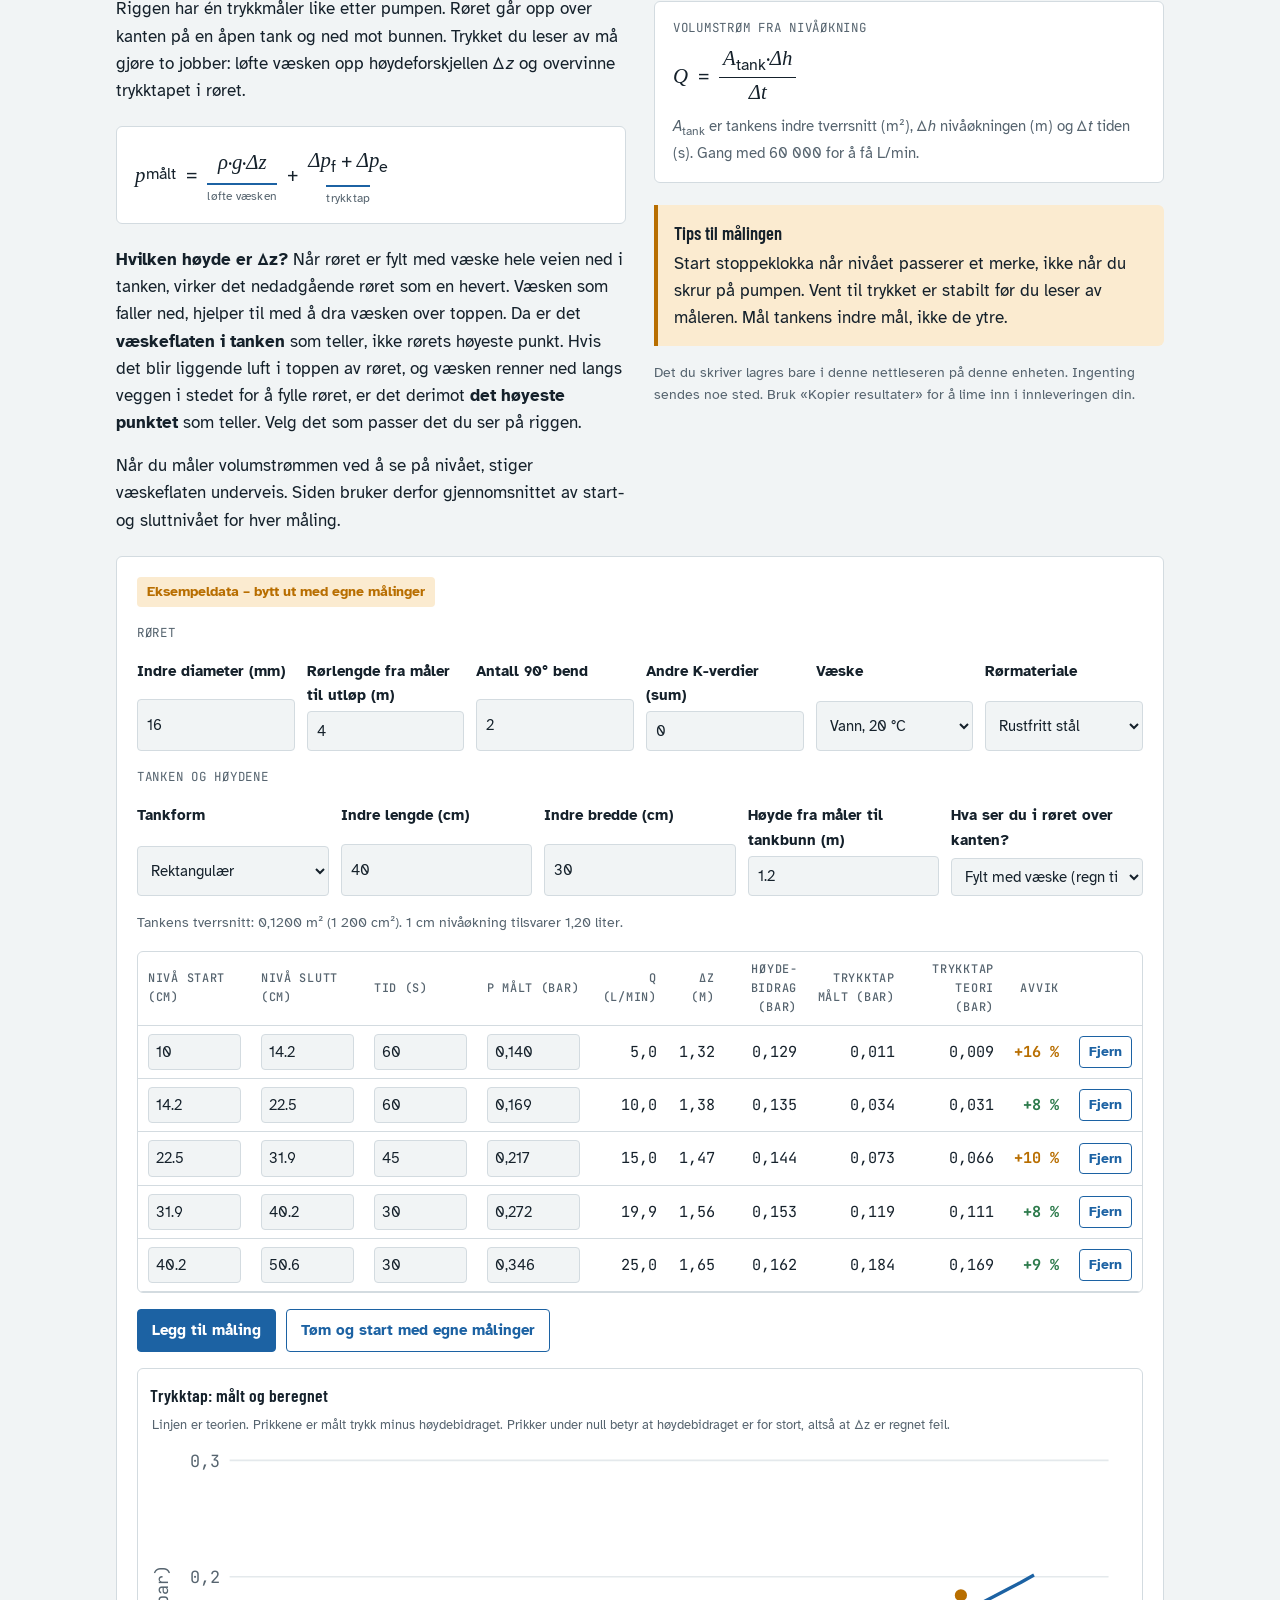
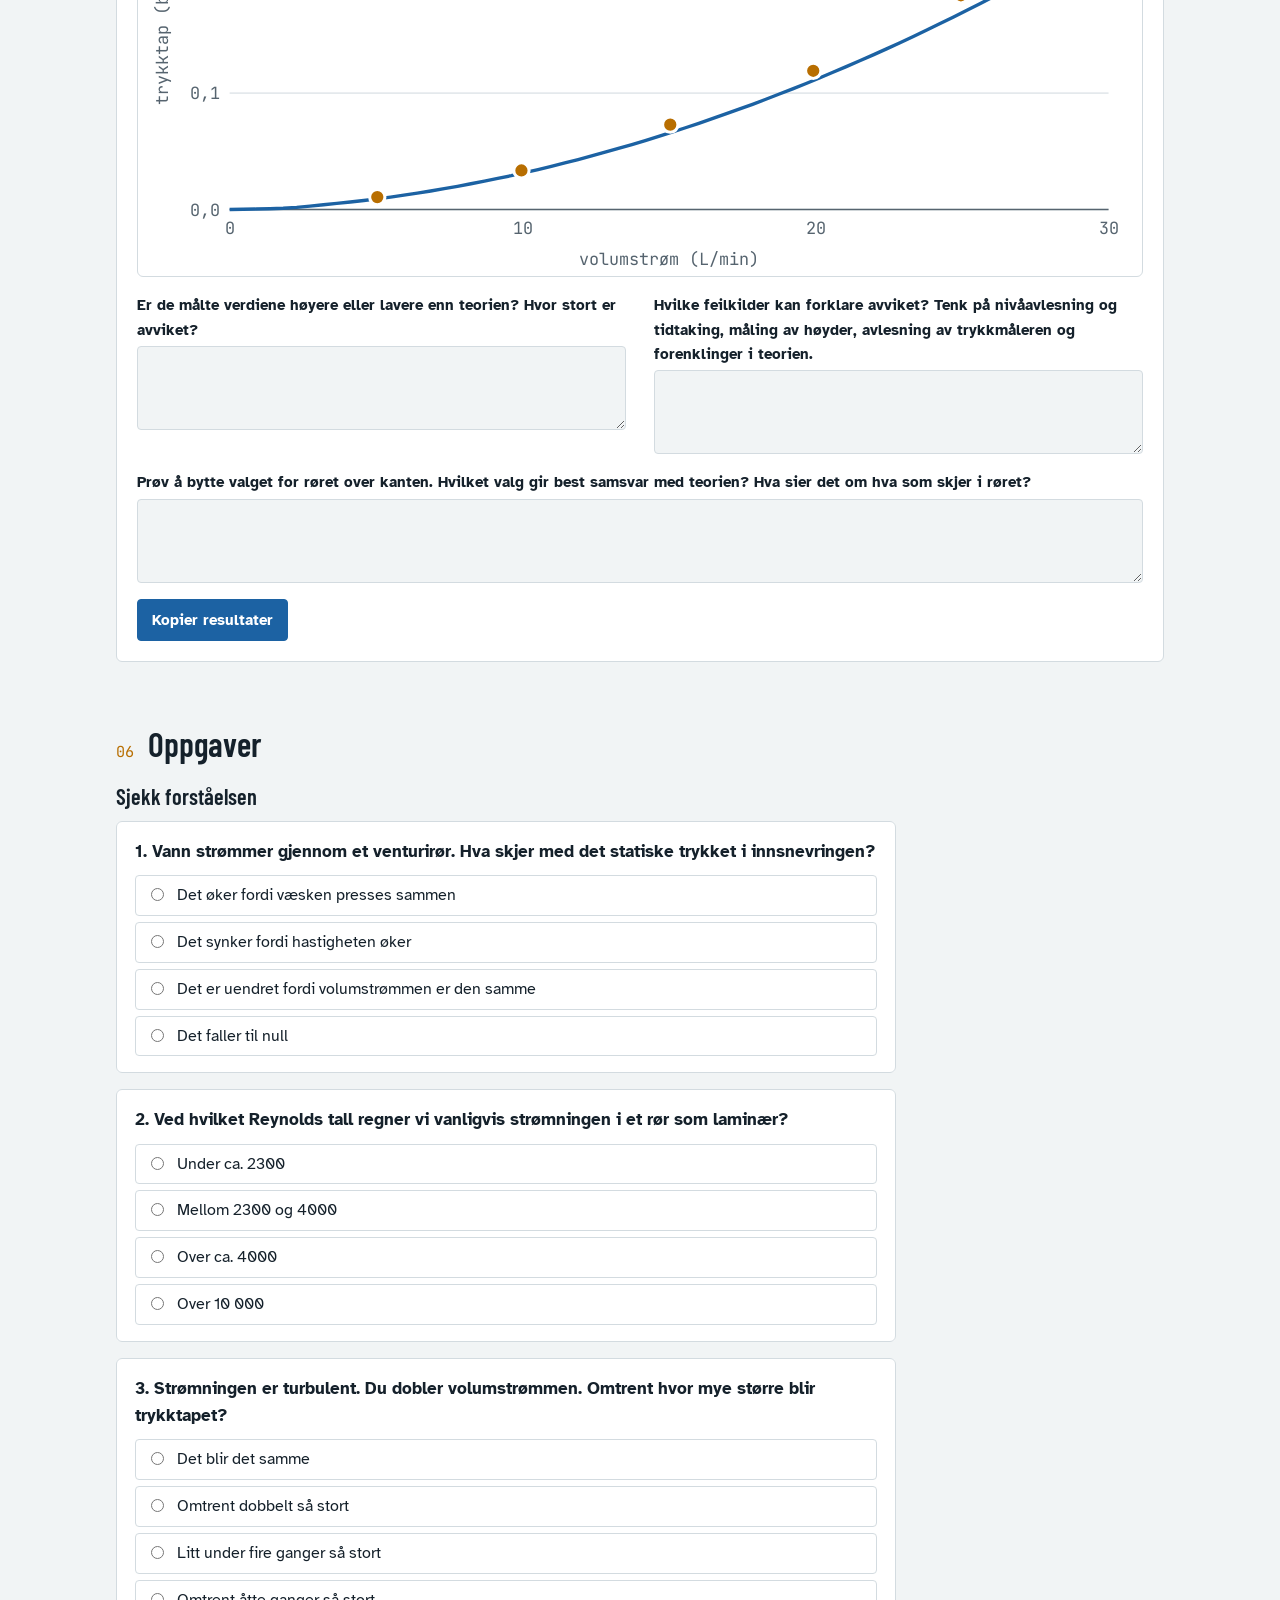
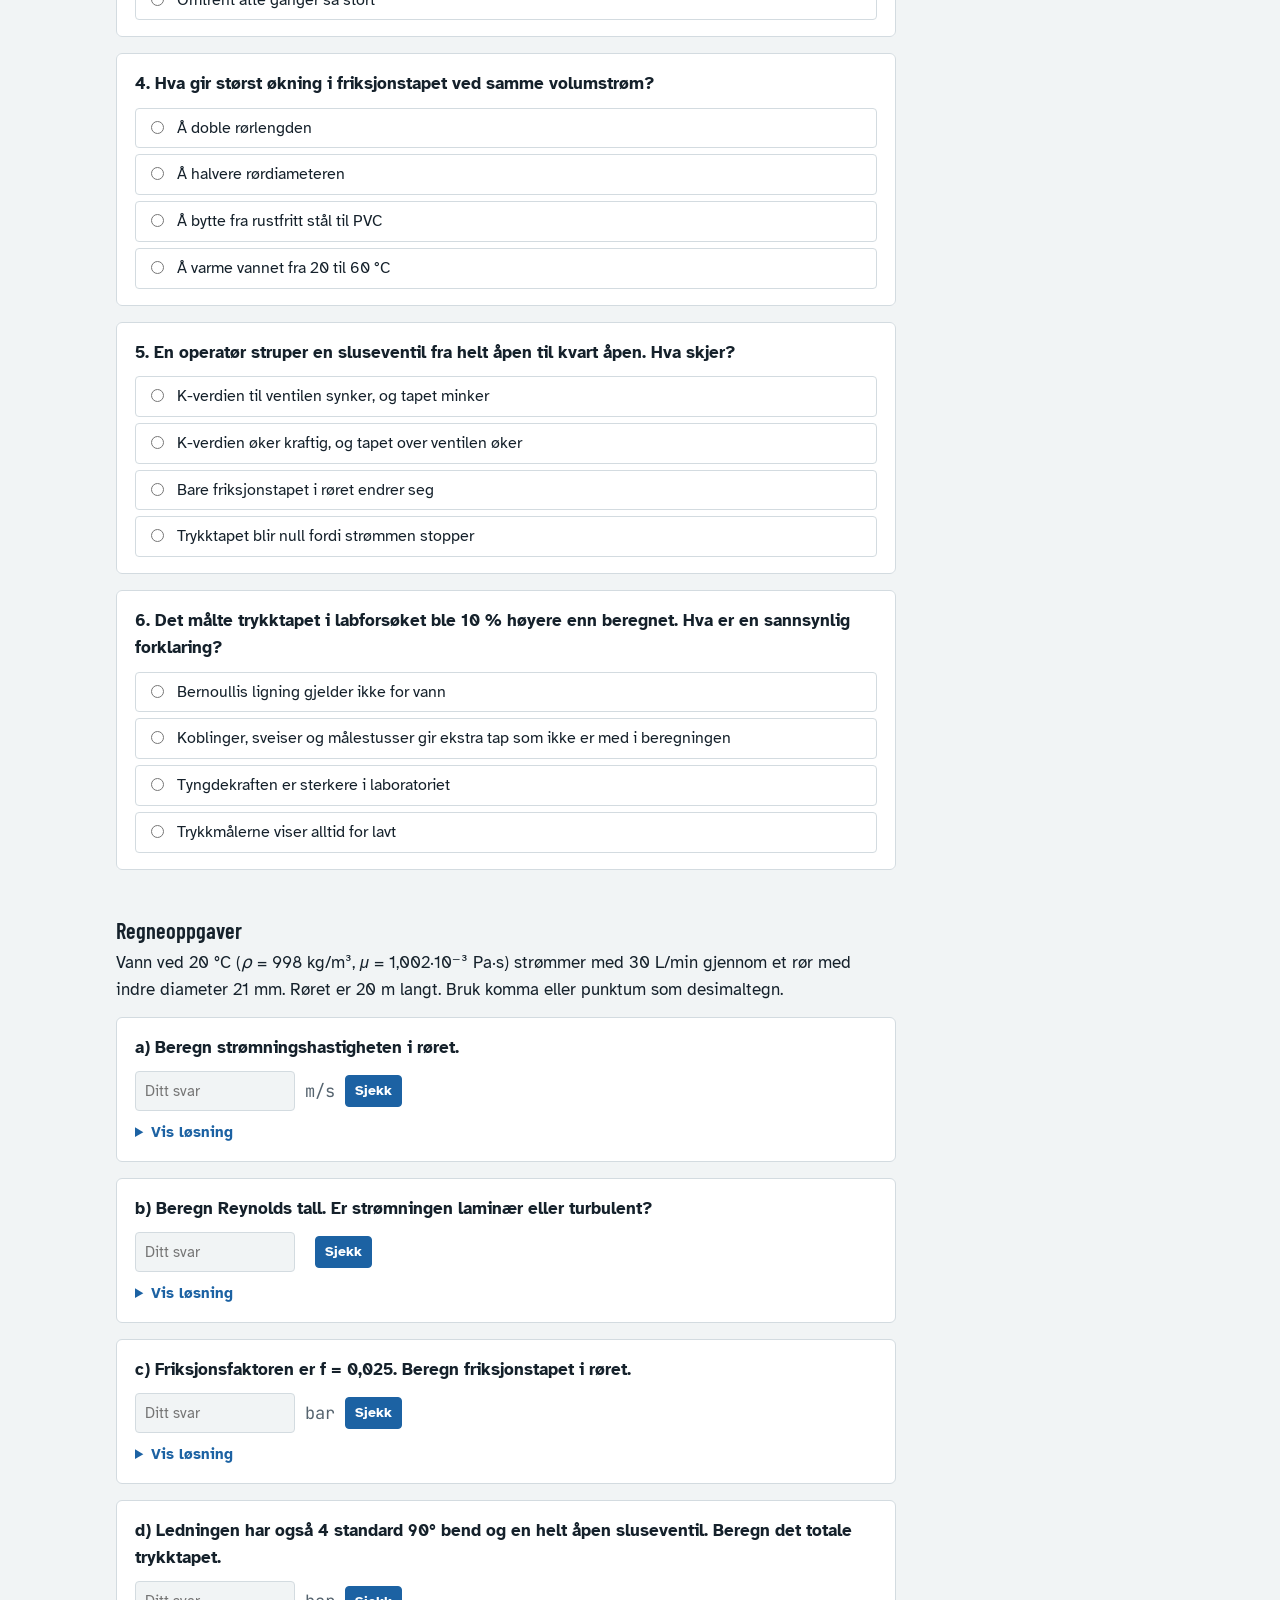
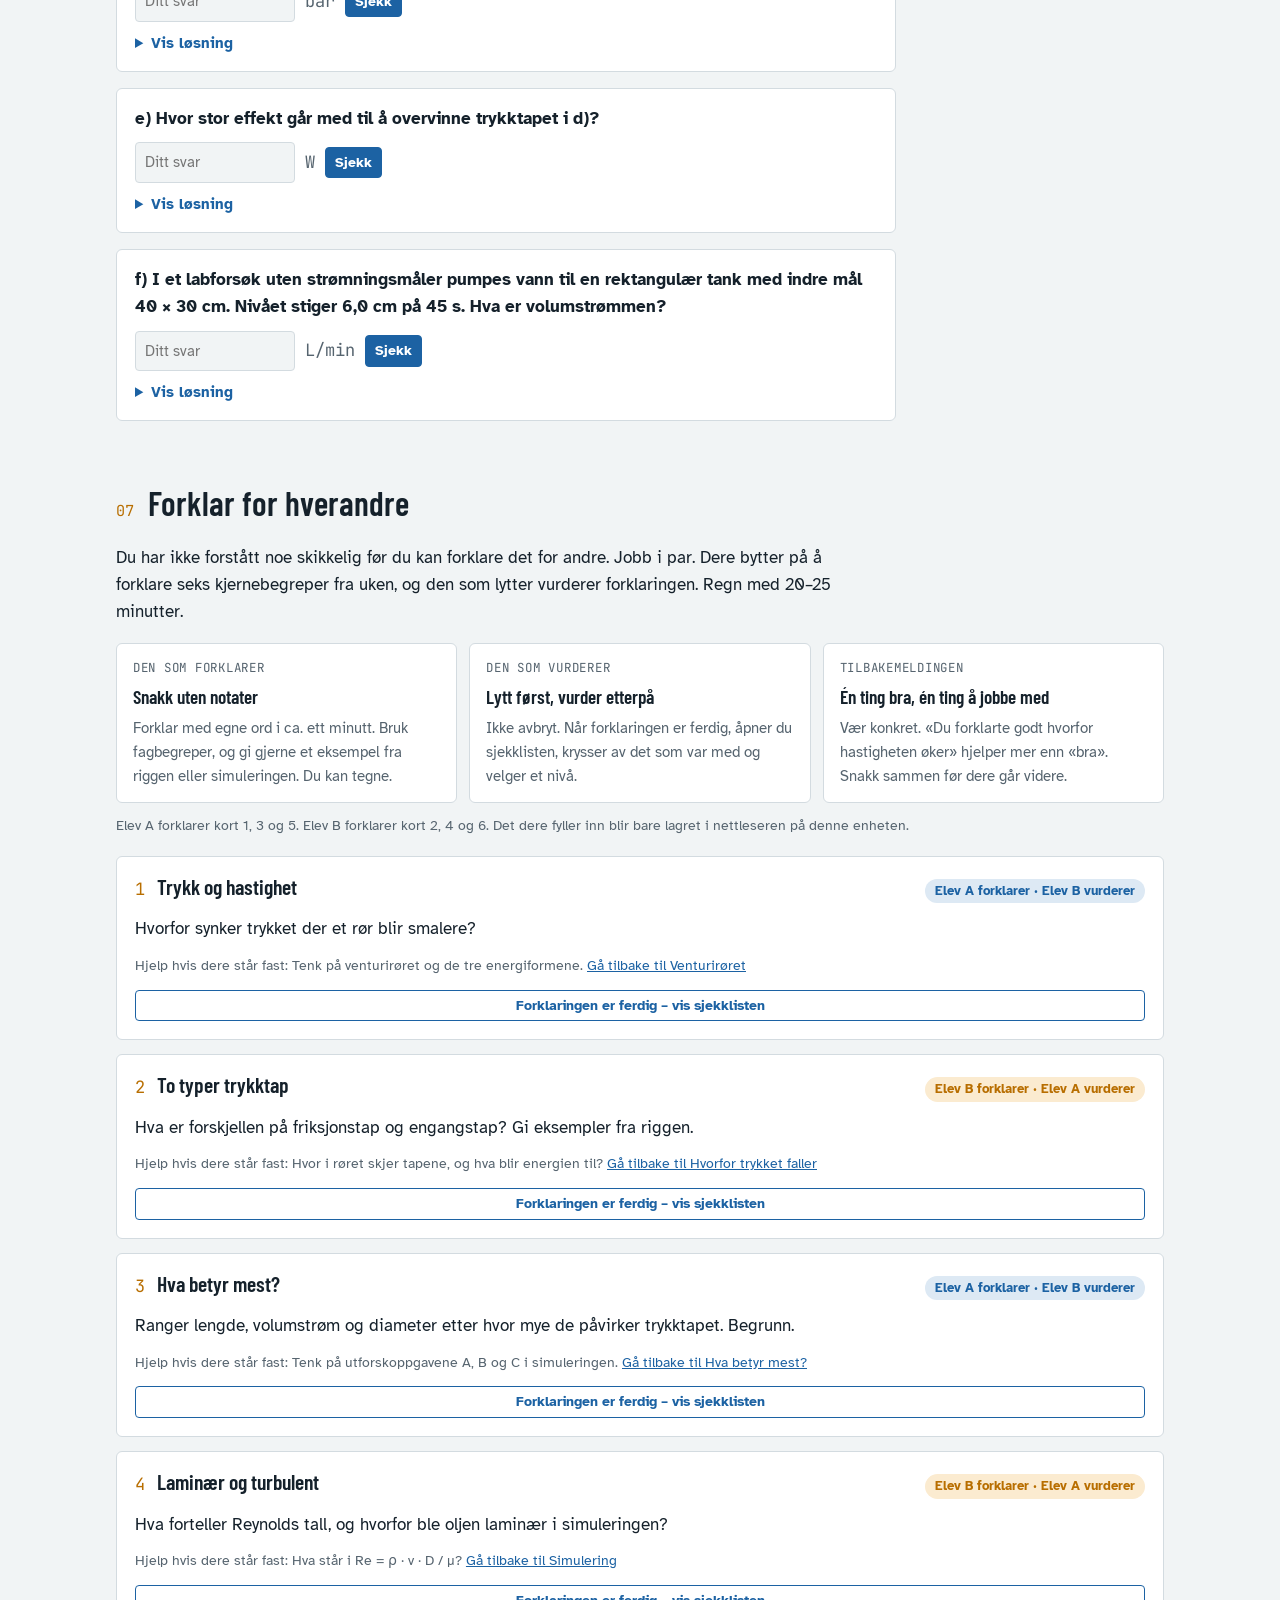
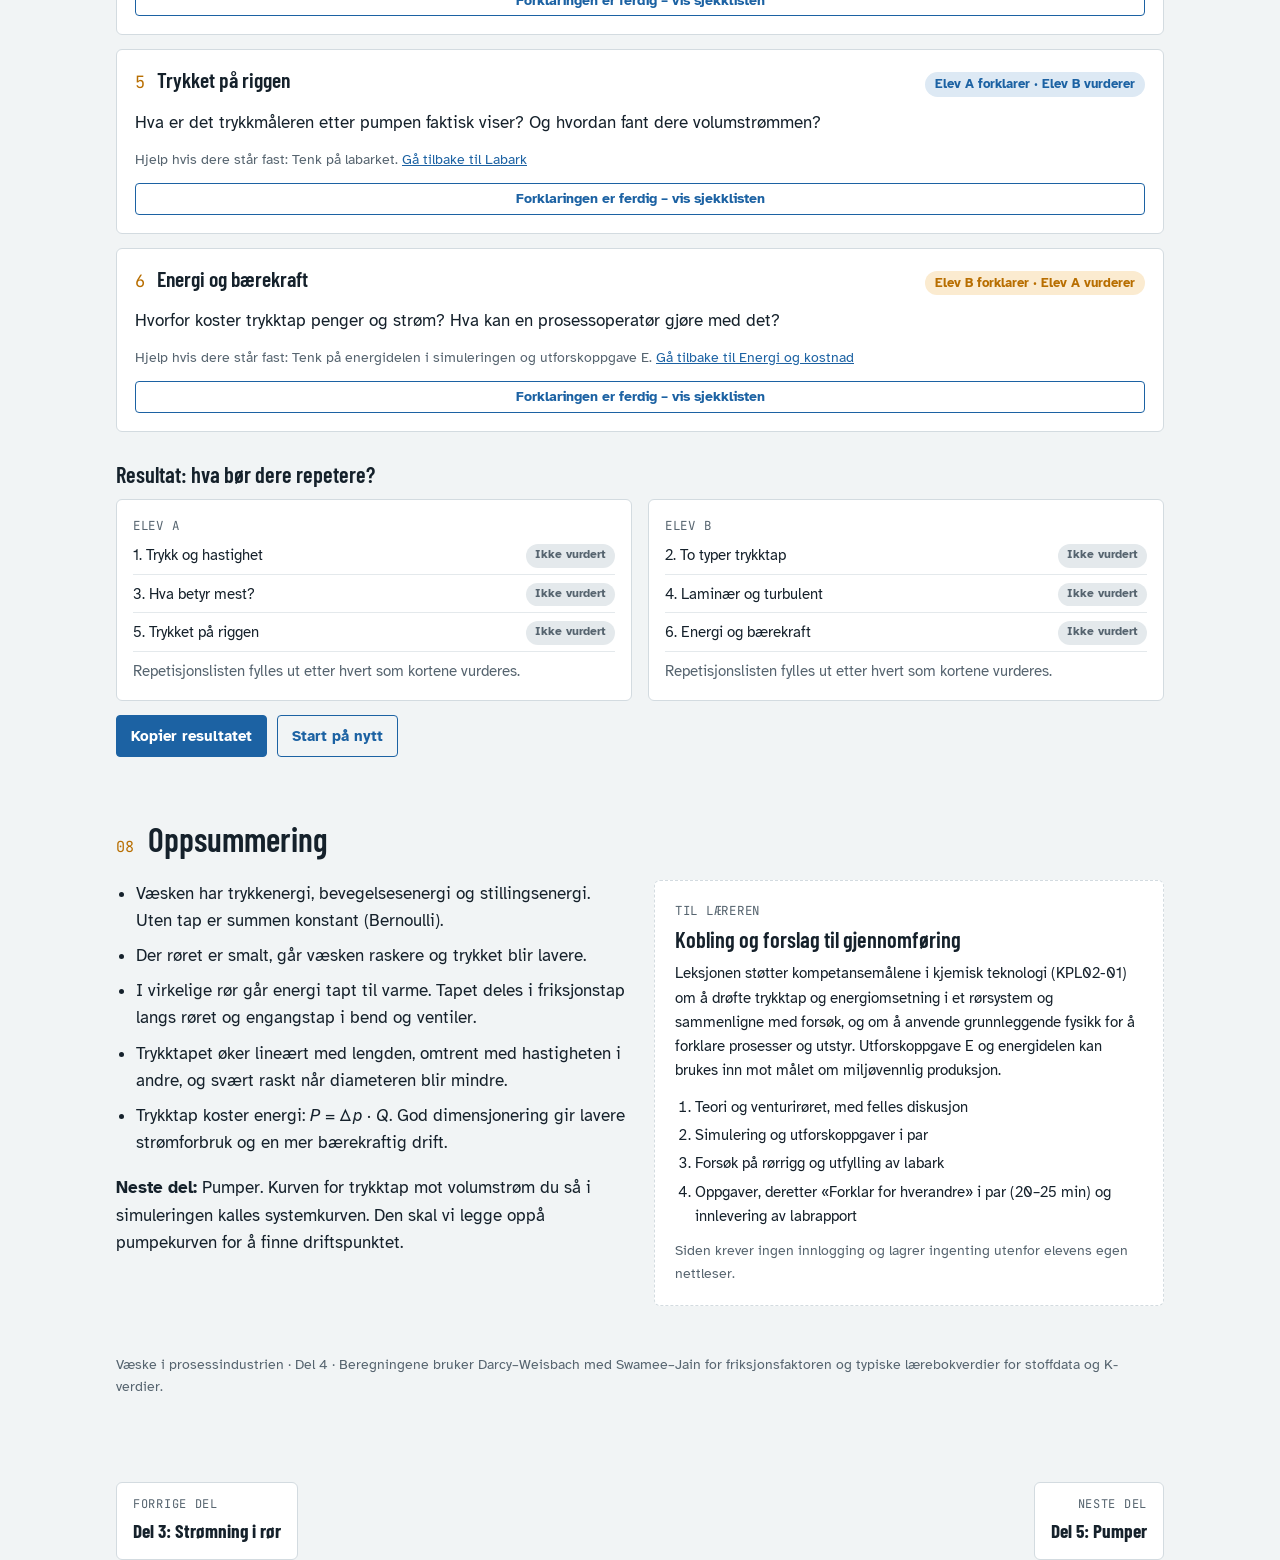
<file: vaeske/uke4.html>
<!doctype html>
<html lang="nb">
<head>
<meta charset="utf-8">
<meta name="viewport" content="width=device-width, initial-scale=1, viewport-fit=cover">
<meta name="claude:viewport-fit-sides" content="cover">
<title>Del 4: Trykktap og energi i rørsystemer</title>
<link rel="preconnect" href="https://fonts.googleapis.com"><link rel="preconnect" href="https://fonts.gstatic.com" crossorigin><link rel="stylesheet" href="https://fonts.googleapis.com/css2?family=Atkinson+Hyperlegible:ital,wght@0,400;0,700;1,400&family=Barlow+Condensed:wght@500;600;700&family=JetBrains+Mono:wght@400;500&display=swap">
<link rel="stylesheet" href="kurs.css">
<style>
/* Layout: én lang leksjonsside med klebrig emnenavigasjon; teori i lesebredde, simulering og labark i full bredde. Uttrykk hentet fra prosessanlegg: rørblå, signalgult, instrumentmerking. */
:root{
  --bg:#F1F4F5; --surface:#FFFFFF; --ink:#15212B; --muted:#56646F; --line:#D3DBE0; --grid:#E4E9EC;
  --pipe:#1C62A3; --pipe-soft:#DDE9F4; --signal:#B86E00; --signal-soft:#FBEBD0;
  --good:#2C7A4B; --good-soft:#DDF0E4; --bad:#B0352E; --bad-soft:#F8E0DE;
  --f-display:"Barlow Condensed","Arial Narrow",Arial,sans-serif;
  --f-body:"Atkinson Hyperlegible",system-ui,-apple-system,"Segoe UI",sans-serif;
  --f-mono:"JetBrains Mono",ui-monospace,Menlo,Consolas,monospace;
  --r:6px;
}
@media (prefers-color-scheme: dark){:root:not([data-theme="light"]){
  --bg:#10171D; --surface:#172129; --ink:#E3E9ED; --muted:#94A2AD; --line:#2B3944; --grid:#22303A;
  --pipe:#62A6E2; --pipe-soft:#1A3248; --signal:#E8A443; --signal-soft:#3A2A12;
  --good:#5FBE87; --good-soft:#163222; --bad:#E7766E; --bad-soft:#3A1A18; color-scheme:dark}}
:root[data-theme="dark"]{
  --bg:#10171D; --surface:#172129; --ink:#E3E9ED; --muted:#94A2AD; --line:#2B3944; --grid:#22303A;
  --pipe:#62A6E2; --pipe-soft:#1A3248; --signal:#E8A443; --signal-soft:#3A2A12;
  --good:#5FBE87; --good-soft:#163222; --bad:#E7766E; --bad-soft:#3A1A18; color-scheme:dark}

*{box-sizing:border-box}
[hidden]{display:none!important}
body{background:var(--bg);color:var(--ink);font-family:var(--f-body);font-size:17px;line-height:1.6}
.wrap{max-width:1080px;margin:0 auto;padding-left:max(16px,env(safe-area-inset-left,0px));padding-right:max(16px,env(safe-area-inset-right,0px))}
.prose{max-width:68ch}
h1,h2,h3{font-family:var(--f-display);line-height:1.1;text-wrap:balance;margin:0}
h1{font-size:clamp(2.3rem,6vw,3.6rem);font-weight:700;letter-spacing:.005em}
h2{font-size:2.1rem;font-weight:600}
h3{font-size:1.4rem;font-weight:600}
p{margin:0}
a{color:var(--pipe)}
:focus-visible{outline:3px solid var(--signal);outline-offset:2px}
.tag{font-family:var(--f-mono);font-size:.78rem;letter-spacing:.06em;text-transform:uppercase;color:var(--muted)}
.num{font-family:var(--f-mono);font-variant-numeric:tabular-nums}

/* Header */
header.top{background:var(--surface);border-bottom:1px solid var(--line)}
header.top .wrap{padding-block:36px 28px;display:grid;gap:22px;grid-template-columns:minmax(0,1.3fr) minmax(0,1fr);align-items:start}
.lede{font-size:1.15rem;color:var(--muted);max-width:52ch;margin-top:12px}
.goals{border:1px solid var(--line);border-radius:var(--r);padding:16px 18px;background:var(--bg)}
.goals ul{margin:8px 0 0;padding-left:20px;display:grid;gap:6px}
.meta{display:flex;flex-wrap:wrap;gap:8px 18px;margin-top:16px}
.meta span{font-family:var(--f-mono);font-size:.82rem;color:var(--muted)}
.meta b{color:var(--ink);font-weight:500}
.pipeband{grid-column:1/-1;height:34px}
.pipeband svg{width:100%;height:34px;display:block}

/* Nav */
nav.toc{position:sticky;top:env(safe-area-inset-top,0px);z-index:20;background:var(--bg);border-bottom:1px solid var(--line)}
body::before{content:"";position:fixed;inset:0 0 auto;height:env(safe-area-inset-top,0px);z-index:30;background:var(--bg)}
nav.toc .wrap{overflow-x:auto;scrollbar-width:none}
nav.toc ol{list-style:none;margin:0;padding:0;display:flex;gap:4px;white-space:nowrap}
nav.toc a{display:block;padding:11px 10px;font-family:var(--f-display);font-weight:600;font-size:1.05rem;color:var(--muted);text-decoration:none;border-bottom:3px solid transparent}
nav.toc a span{font-family:var(--f-mono);font-size:.72rem;margin-right:5px;color:var(--signal)}
nav.toc a.on,nav.toc a:hover{color:var(--ink);border-bottom-color:var(--pipe)}

main section{padding-block:56px 8px;scroll-margin-top:56px}
.sechead{display:flex;align-items:baseline;gap:14px;margin-bottom:20px}
.sechead .step{font-family:var(--f-mono);color:var(--signal);font-size:.95rem}
.stack{display:grid;gap:16px}
.two{display:grid;grid-template-columns:minmax(0,1fr) minmax(0,1fr);gap:28px;align-items:start}

/* Formula */
.formula{margin:6px 0;padding:16px 18px;background:var(--surface);border:1px solid var(--line);border-radius:var(--r);overflow-x:auto}
.eq{display:flex;align-items:center;gap:10px;flex-wrap:nowrap;font-size:1.2rem;white-space:nowrap}
.eq var{font-style:italic;font-family:"Times New Roman",Georgia,serif;font-size:1.3rem}
.frac{display:inline-flex;flex-direction:column;align-items:center;vertical-align:middle;line-height:1.2}
.frac>span:first-child{border-bottom:1.5px solid currentColor;padding:0 4px 2px}
.frac>span:last-child{padding:2px 4px 0}
.eq .lbl{font-size:.8rem;color:var(--muted);font-family:var(--f-body)}
.underbrace{display:inline-flex;flex-direction:column;align-items:center;gap:4px}
.underbrace small{font-size:.72rem;color:var(--muted);border-top:2px solid var(--pipe);padding-top:2px;font-family:var(--f-body);letter-spacing:.02em}
.formula .note{margin-top:10px;font-size:.92rem;color:var(--muted)}

.callout{border-left:4px solid var(--signal);background:var(--signal-soft);padding:14px 16px;border-radius:0 var(--r) var(--r) 0}
.callout b{font-family:var(--f-display);font-size:1.15rem;font-weight:600;display:block;margin-bottom:2px}

table{border-collapse:collapse;width:100%;font-size:.95rem}
th,td{text-align:left;padding:8px 10px;border-bottom:1px solid var(--line)}
th{font-family:var(--f-mono);font-size:.74rem;letter-spacing:.06em;text-transform:uppercase;color:var(--muted);font-weight:500}
td.r,th.r{text-align:right}
td.r{white-space:nowrap}
.tablebox{overflow-x:auto;background:var(--surface);border:1px solid var(--line);border-radius:var(--r)}

/* Panels */
.panel{background:var(--surface);border:1px solid var(--line);border-radius:var(--r);padding:20px}
.panel h3{margin-bottom:8px}
.ctrl{display:grid;gap:4px}
.ctrl label{display:flex;justify-content:space-between;gap:8px;font-weight:700;font-size:.95rem}
.ctrl label output{font-family:var(--f-mono);font-weight:500;color:var(--pipe)}
input[type=range]{width:100%;accent-color:var(--pipe)}
select,input[type=number],input[type=text],textarea{font:inherit;font-size:.95rem;color:var(--ink);background:var(--bg);border:1px solid var(--line);border-radius:4px;padding:7px 9px;width:100%}
textarea{min-height:84px;resize:vertical}
button{font:inherit;font-weight:700;font-size:.95rem;cursor:pointer;border-radius:4px;padding:8px 14px;border:1px solid var(--pipe);background:var(--pipe);color:var(--surface)}
button.ghost{background:transparent;color:var(--pipe)}
button.small{padding:4px 9px;font-size:.85rem}
.btnrow{display:flex;flex-wrap:wrap;gap:10px;align-items:center}

/* Venturi */
.venturi{display:grid;grid-template-columns:minmax(0,1fr) 280px;gap:0;background:var(--surface);border:1px solid var(--line);border-radius:var(--r);overflow:hidden}
.venturi canvas{width:100%;height:320px;display:block;background:var(--surface)}
.venturi aside{border-left:1px solid var(--line);padding:18px;display:grid;gap:16px;align-content:start}
.readout{display:grid;grid-template-columns:auto 1fr 1fr;gap:4px 12px;font-size:.88rem}
.readout .h{font-family:var(--f-mono);font-size:.7rem;text-transform:uppercase;letter-spacing:.06em;color:var(--muted)}
.readout .v{font-family:var(--f-mono);text-align:right}
.warn{font-size:.88rem;padding:8px 10px;border-radius:4px;background:var(--bad-soft);color:var(--bad);font-weight:700}

/* Simulation */
.sim{display:grid;grid-template-columns:300px minmax(0,1fr);gap:20px;align-items:start}
.sim .controls{display:grid;gap:16px}
.gauges{display:grid;grid-template-columns:repeat(4,minmax(0,1fr));gap:1px;background:var(--line);border:1px solid var(--line);border-radius:var(--r);overflow:hidden}
.gauge{background:var(--surface);padding:12px 14px;min-width:0}
.gauge .k{font-family:var(--f-mono);font-size:.7rem;letter-spacing:.06em;text-transform:uppercase;color:var(--muted)}
.gauge .val{font-family:var(--f-display);font-size:1.9rem;font-weight:600;line-height:1.1;font-variant-numeric:tabular-nums}
.gauge .sub{font-size:.8rem;color:var(--muted);font-family:var(--f-mono)}
.gauge.total{background:var(--pipe-soft)}
.pill{display:inline-block;padding:1px 8px;border-radius:99px;font-size:.78rem;font-weight:700;font-family:var(--f-body)}
.pill.lam{background:var(--good-soft);color:var(--good)}
.pill.ovg{background:var(--signal-soft);color:var(--signal)}
.pill.tur{background:var(--pipe-soft);color:var(--pipe)}
.schem{background:var(--surface);border:1px solid var(--line);border-radius:var(--r);padding:8px;overflow-x:auto}
.schem svg{display:block;width:100%;min-width:520px;height:auto}
.charts{display:grid;grid-template-columns:minmax(0,1fr) minmax(0,1fr);gap:16px}
.chart{background:var(--surface);border:1px solid var(--line);border-radius:var(--r);padding:12px 12px 6px;min-width:0}
.chart h4{margin:0 0 4px;font-family:var(--f-display);font-size:1.1rem;font-weight:600}
.chart svg{display:block;width:100%;height:auto}
.chart .cap{font-size:.82rem;color:var(--muted);padding:2px 2px 6px}
svg text{fill:var(--muted);font-family:var(--f-mono);font-size:11px}
.breakdown{display:grid;gap:6px;font-size:.9rem}
.bar{display:grid;grid-template-columns:120px minmax(0,1fr) 84px;gap:10px;align-items:center}
.bar .track{height:12px;background:var(--grid);border-radius:2px;overflow:hidden}
.bar .fill{height:100%}
.energy{display:grid;grid-template-columns:repeat(3,minmax(0,1fr));gap:12px}
.energy div{border-top:3px solid var(--signal);padding-top:6px}
.energy .val{font-family:var(--f-display);font-size:1.5rem;font-weight:600;font-variant-numeric:tabular-nums}
.energy .k{font-size:.82rem;color:var(--muted)}

/* Explore */
.explore{display:grid;grid-template-columns:repeat(auto-fit,minmax(260px,1fr));gap:12px;counter-reset:ex}
.task{background:var(--surface);border:1px solid var(--line);border-radius:var(--r);padding:14px 16px;display:grid;gap:8px;align-content:start}
.task p{font-size:.95rem}
details summary{cursor:pointer;font-weight:700;color:var(--pipe);font-size:.92rem}
details[open] summary{margin-bottom:6px}
details .ans{font-size:.93rem;border-left:3px solid var(--pipe);padding-left:10px}

/* Lab */
.labgrid{display:grid;grid-template-columns:repeat(auto-fit,minmax(150px,1fr));gap:12px}
.lab td input{min-width:70px;padding:5px 7px}
.lab td{vertical-align:middle}
.dev-ok{color:var(--good);font-weight:700}
.dev-mid{color:var(--signal);font-weight:700}
.dev-hi{color:var(--bad);font-weight:700}
.example{display:inline-flex;gap:8px;align-items:center;background:var(--signal-soft);color:var(--signal);font-weight:700;font-size:.85rem;padding:4px 10px;border-radius:4px}
.status{font-size:.88rem;color:var(--muted)}

/* Quiz */
.q{background:var(--surface);border:1px solid var(--line);border-radius:var(--r);padding:16px 18px;display:grid;gap:10px}
.q .opts{display:grid;gap:6px}
.q label{display:flex;gap:10px;align-items:flex-start;padding:7px 10px;border:1px solid var(--line);border-radius:4px;cursor:pointer;font-size:.97rem}
.q label:hover{border-color:var(--pipe)}
.q input[type=radio]{margin-top:5px;accent-color:var(--pipe)}
.q label.right{border-color:var(--good);background:var(--good-soft)}
.q label.wrong{border-color:var(--bad);background:var(--bad-soft)}
.fb{font-size:.93rem;padding:8px 12px;border-radius:4px}
.fb.ok{background:var(--good-soft);color:var(--ink);border-left:3px solid var(--good)}
.fb.no{background:var(--bad-soft);color:var(--ink);border-left:3px solid var(--bad)}
.score{font-family:var(--f-display);font-size:1.4rem;font-weight:600}
.calc{display:grid;gap:10px}
.calc .row{display:flex;flex-wrap:wrap;gap:10px;align-items:center}
.calc .row input{max-width:160px}
.calc .unit{font-family:var(--f-mono);color:var(--muted)}

/* Medelevvurdering */
.roles{display:grid;grid-template-columns:repeat(3,minmax(0,1fr));gap:12px}
.role{background:var(--surface);border:1px solid var(--line);border-radius:var(--r);padding:14px 16px;display:grid;gap:4px;align-content:start}
.role b{font-family:var(--f-display);font-size:1.2rem;font-weight:600}
.role p{font-size:.93rem;color:var(--muted)}
.pcards{display:grid;gap:14px}
.pc{background:var(--surface);border:1px solid var(--line);border-radius:var(--r);padding:18px;display:grid;gap:12px}
.pc-head{display:flex;flex-wrap:wrap;gap:8px 12px;align-items:baseline}
.pc-head .n{font-family:var(--f-mono);color:var(--signal)}
.pc-head h3{font-size:1.35rem;flex:1 1 220px}
.who{font-size:.8rem;font-weight:700;padding:2px 10px;border-radius:99px;background:var(--pipe-soft);color:var(--pipe);white-space:nowrap}
.who.b{background:var(--signal-soft);color:var(--signal)}
.pc .prompt{font-size:1.08rem;max-width:68ch}
.pc .hint{font-size:.88rem;color:var(--muted)}
.checklist{display:grid;gap:6px;border-left:3px solid var(--pipe);padding-left:12px}
.checklist label{display:flex;gap:10px;align-items:flex-start;font-size:.95rem;cursor:pointer}
.checklist input{margin-top:5px;accent-color:var(--pipe);flex:none}
.levels{display:flex;flex-wrap:wrap;gap:0;border:1px solid var(--line);border-radius:4px;overflow:hidden;width:fit-content;max-width:100%}
.levels label{padding:7px 14px;font-size:.92rem;font-weight:700;cursor:pointer;border-right:1px solid var(--line);color:var(--muted);background:var(--bg)}
.levels label:last-child{border-right:0}
.levels input{position:absolute;opacity:0;pointer-events:none}
.levels input:focus-visible+span{outline:3px solid var(--signal);outline-offset:3px}
.levels label:has(input:checked){color:var(--ink)}
.levels label.l3:has(input:checked){background:var(--good-soft);color:var(--good)}
.levels label.l2:has(input:checked){background:var(--signal-soft);color:var(--signal)}
.levels label.l1:has(input:checked){background:var(--bad-soft);color:var(--bad)}
.pc-foot{display:grid;grid-template-columns:minmax(0,1fr) minmax(0,1fr);gap:12px}
.pc-foot input{width:100%}
.suggest{font-size:.85rem;color:var(--muted)}
.result{display:grid;grid-template-columns:repeat(2,minmax(0,1fr));gap:16px}
.result .col{background:var(--surface);border:1px solid var(--line);border-radius:var(--r);padding:16px;display:grid;gap:8px;align-content:start}
.result .row{display:flex;justify-content:space-between;gap:10px;font-size:.93rem;border-bottom:1px solid var(--grid);padding-bottom:6px}
.chip{font-size:.78rem;font-weight:700;padding:1px 9px;border-radius:99px;white-space:nowrap;background:var(--grid);color:var(--muted)}
.chip.l3{background:var(--good-soft);color:var(--good)}
.chip.l2{background:var(--signal-soft);color:var(--signal)}
.chip.l1{background:var(--bad-soft);color:var(--bad)}
.repeat{font-size:.93rem}
.repeat ul{margin:4px 0 0;padding-left:18px;display:grid;gap:3px}
@media (max-width:860px){.roles,.result,.pc-foot{grid-template-columns:1fr}}
.summary ul{padding-left:20px;display:grid;gap:8px;margin:0}
.teacher{border:1px dashed var(--line);border-radius:var(--r);padding:20px;background:var(--surface)}
footer{padding-block:40px 60px;color:var(--muted);font-size:.85rem}

@media (max-width:860px){
  header.top .wrap{grid-template-columns:1fr}
  .two,.charts{grid-template-columns:1fr}
  .venturi{grid-template-columns:1fr}
  .venturi aside{border-left:0;border-top:1px solid var(--line)}
  .sim{grid-template-columns:1fr}
  .gauges{grid-template-columns:repeat(2,minmax(0,1fr))}
  .energy{grid-template-columns:1fr}
}
@media (prefers-reduced-motion: reduce){ .flow{animation:none!important} html{scroll-behavior:auto} }
html{scroll-behavior:smooth}
@keyframes dash{to{stroke-dashoffset:-40}}
.flow{animation:dash linear infinite}
</style>
</head>
<body>
<div class="coursebar"><div class="wrap"><a href="index.html">← Væske i prosessindustrien</a><nav class="weeks" aria-label="Deler"><a href="uke1.html" title="Del 1: Væskers egenskaper">1</a><a href="uke2.html" title="Del 2: Trykk i væsker">2</a><a href="uke3.html" title="Del 3: Strømning i rør">3</a><a href="uke4.html" title="Del 4: Trykktap og energi i rørsystemer" aria-current="page">4</a><a href="uke5.html" title="Del 5: Pumper">5</a><a href="uke6.html" title="Del 6: Måling, styring og helhet">6</a></nav></div></div>


<div class="sitebar"><div class="wrap"><a href="../">← Alle ressurser</a><span>Kjemiprosess <b>læringslab</b></span></div></div>
<header class="top">
  <div class="wrap">
    <div>
      <div class="tag">Væske i prosessindustrien · Vg2 kjemiprosess · Del 4 av 6</div>
      <h1 style="margin-top:10px">Trykktap og energi i rørsystemer</h1>
      <p class="lede">Hvorfor må pumpen jobbe hardere når rørledningen blir lengre, smalere eller får flere ventiler? Denne uken finner du ut hvor energien i væsken blir av.</p>
      <div class="meta">
        <span>Tidsbruk <b>ca. 4 økter</b></span>
        <span>Forkunnskaper <b>trykk (del 2), strømning og Re (del 3)</b></span>
      </div>
    </div>
    <div class="goals">
      <div class="tag">Etter denne uken skal du kunne</div>
      <ul>
        <li>forklare de tre energiformene i en strømmende væske og bruke Bernoullis ligning</li>
        <li>beregne friksjonstap og engangstap i et rørsystem</li>
        <li>drøfte hva som påvirker trykktapet mest, og hva det koster i energi</li>
        <li>sammenligne beregnet trykktap med dine egne målinger fra forsøk</li>
      </ul>
    </div>
    <div class="pipeband" aria-hidden="true">
      <svg viewBox="0 0 1000 34" preserveAspectRatio="none">
        <rect x="0" y="12" width="1000" height="10" fill="var(--pipe-soft)"/>
        <line x1="0" y1="17" x2="1000" y2="17" stroke="var(--pipe)" stroke-width="2" stroke-dasharray="14 26" class="flow" style="animation-duration:1.6s"/>
        <line x1="0" y1="12" x2="1000" y2="12" stroke="var(--pipe)" stroke-width="1"/>
        <line x1="0" y1="22" x2="1000" y2="22" stroke="var(--pipe)" stroke-width="1"/>
      </svg>
    </div>
  </div>
</header>

<nav class="toc" aria-label="Innhold">
  <div class="wrap">
    <ol id="toc">
      <li><a href="#energi"><span>1</span>Energi i væske</a></li>
      <li><a href="#venturi"><span>2</span>Venturirøret</a></li>
      <li><a href="#tap"><span>3</span>Hvorfor trykket faller</a></li>
      <li><a href="#simulering"><span>4</span>Simulering</a></li>
      <li><a href="#labark"><span>5</span>Labark</a></li>
      <li><a href="#oppgaver"><span>6</span>Oppgaver</a></li>
      <li><a href="#forklar"><span>7</span>Forklar for hverandre</a></li>
      <li><a href="#oppsummering"><span>8</span>Oppsummering</a></li>
    </ol>
  </div>
</nav>

<main>
<!-- 1 ENERGI -->
<section id="energi">
  <div class="wrap">
    <div class="sechead"><span class="step">01</span><h2>Energi i en væske som strømmer</h2></div>
    <div class="two">
      <div class="prose stack">
        <p>Væske som strømmer i et rør bærer med seg energi i tre former. Den har <b>trykkenergi</b> fordi den står under trykk, <b>bevegelsesenergi</b> fordi den har en hastighet, og <b>stillingsenergi</b> fordi den ligger i en viss høyde.</p>
        <p>I prosessindustrien er det vanlig å regne disse energiene om til en høyde i meter væskesøyle. Det gjør det enkelt å sammenligne dem, og det er samme enhet som brukes for løftehøyden til en pumpe. Den møter du igjen i del 5.</p>
        <p>Den sveitsiske matematikeren Daniel Bernoulli viste at summen av de tre høydene er konstant langs røret, så lenge vi ser bort fra friksjon:</p>
      </div>
      <div class="stack">
        <div class="formula" role="img" aria-label="Bernoullis ligning: p delt på rho g, pluss v i andre delt på 2g, pluss z, er konstant">
          <div class="eq">
            <span class="underbrace"><span class="frac"><span><var>p</var></span><span><var>ρ</var>·<var>g</var></span></span><small>trykkhøyde</small></span>
            <span>+</span>
            <span class="underbrace"><span class="frac"><span><var>v</var>²</span><span>2<var>g</var></span></span><small>hastighetshøyde</small></span>
            <span>+</span>
            <span class="underbrace"><span style="padding:12px 4px"><var>z</var></span><small>høyde</small></span>
            <span>=</span>
            <span>konstant</span>
          </div>
          <p class="note"><var>p</var> trykk (Pa), <var>ρ</var> tetthet (kg/m³), <var>g</var> = 9,81 m/s², <var>v</var> hastighet (m/s), <var>z</var> høyde (m). Alle leddene får enheten meter.</p>
        </div>
        <div class="formula" role="img" aria-label="Kontinuitetsligningen: Q er lik A ganger v">
          <div class="eq"><var>Q</var><span>=</span><var>A</var><span>·</span><var>v</var><span class="lbl" style="margin-left:14px">kontinuitetsligningen (fra del 3)</span></div>
          <p class="note">Volumstrømmen <var>Q</var> er den samme gjennom hele røret. Der røret er smalt (liten <var>A</var>), må væsken gå raskere.</p>
        </div>
      </div>
    </div>
    <div class="callout" style="margin-top:22px;max-width:68ch">
      <b>Koblingen du skal huske</b>
      Når røret blir smalere, øker hastigheten. Mer av energien blir bevegelsesenergi, og da må trykkenergien bli mindre. Der væsken går fort, er trykket lavt.
    </div>
  </div>
</section>

<!-- 2 VENTURI -->
<section id="venturi">
  <div class="wrap">
    <div class="sechead"><span class="step">02</span><h2>Se det skje: venturirøret</h2></div>
    <p class="prose" style="margin-bottom:18px">Et venturirør har en innsnevring på midten. De loddrette glassrørene viser trykket som høyden på en væskesøyle. Den stiplede linjen er den totale energien. Endre volumstrømmen og innsnevringen, og se hvordan trykket i midten oppfører seg.</p>
    <div class="venturi">
      <canvas id="vcan" aria-label="Animasjon av væske gjennom et venturirør med trykkmålere" role="img"></canvas>
      <aside>
        <div class="ctrl">
          <label for="vQ">Volumstrøm <output id="vQo"></output></label>
          <input type="range" id="vQ" min="0" max="2.5" step="0.05" value="1.2">
        </div>
        <div class="ctrl">
          <label for="vR">Innsnevring (diameter) <output id="vRo"></output></label>
          <input type="range" id="vR" min="45" max="100" step="1" value="60">
        </div>
        <div class="readout" id="vread"></div>
        <div class="warn" id="vwarn" hidden>Trykket i innsnevringen er under atmosfæretrykk. I et ekte anlegg kan væsken begynne å koke her (kavitasjon). Mer om det i del 5.</div>
        <p class="status">Ideelt rør uten friksjon. Rør: 50 mm, vann ved 20 °C.</p>
      </aside>
    </div>
    <div class="explore" style="margin-top:16px">
      <div class="task">
        <p><b>Prøv:</b> Sett innsnevringen til 50 % av diameteren. Hvor mange ganger høyere blir hastigheten i midten?</p>
        <details><summary>Se forklaring</summary><div class="ans">Arealet går som diameteren i andre. Halv diameter gir en firedel av arealet, og da må hastigheten bli <b>fire ganger</b> så stor for at <var>Q</var> skal være den samme.</div></details>
      </div>
      <div class="task">
        <p><b>Prøv:</b> Sammenlign trykket før og etter innsnevringen. Hvorfor blir det like stort igjen?</p>
        <details><summary>Se forklaring</summary><div class="ans">Etter innsnevringen er røret like vidt som før, så hastigheten er den samme. Energien går tilbake fra bevegelse til trykk. I et virkelig rør vil trykket ikke komme helt tilbake, fordi noe energi går tapt til friksjon. Det er neste tema.</div></details>
      </div>
    </div>
  </div>
</section>

<!-- 3 TAP -->
<section id="tap">
  <div class="wrap">
    <div class="sechead"><span class="step">03</span><h2>Hvorfor trykket faller i virkelige rør</h2></div>
    <div class="two">
      <div class="prose stack">
        <p>I et virkelig rør gnisser væsken mot rørveggen og mot seg selv. Litt av energien blir omdannet til varme og kan ikke brukes til å drive væsken videre. Vi kaller dette <b>trykktap</b>. Pumpen må hele tiden tilføre ny energi for å dekke tapet.</p>
        <p>Trykktapet deles i to typer:</p>
        <p><b>Friksjonstap</b> skjer langs hele det rette røret. Det øker med lengden og avhenger sterkt av hastigheten og diameteren.</p>
        <p><b>Engangstap</b> skjer i bend, ventiler, T-stykker, innløp og utløp. Der endrer strømningen retning eller fart, og det dannes virvler.</p>
        <p>Friksjonsfaktoren <var>f</var> finner du fra Reynolds tall. Ved laminær strømning er <var>f</var> = 64/Re. Ved turbulent strømning avhenger den også av hvor ru rørveggen er, og leses av et Moody-diagram eller beregnes. Simuleringen gjør dette for deg.</p>
      </div>
      <div class="stack">
        <div class="formula" role="img" aria-label="Friksjonstap: delta p lik f ganger L delt på D ganger rho v i andre delt på 2">
          <div class="tag" style="margin-bottom:8px">Friksjonstap (Darcy–Weisbach)</div>
          <div class="eq"><var>Δp</var><sub>f</sub><span>=</span><var>f</var><span>·</span><span class="frac"><span><var>L</var></span><span><var>D</var></span></span><span>·</span><span class="frac"><span><var>ρ</var>·<var>v</var>²</span><span>2</span></span></div>
          <p class="note"><var>f</var> friksjonsfaktor, <var>L</var> rørlengde (m), <var>D</var> indre diameter (m).</p>
        </div>
        <div class="formula" role="img" aria-label="Engangstap: delta p lik sum K ganger rho v i andre delt på 2">
          <div class="tag" style="margin-bottom:8px">Engangstap</div>
          <div class="eq"><var>Δp</var><sub>e</sub><span>=</span><span>Σ</span><var>K</var><span>·</span><span class="frac"><span><var>ρ</var>·<var>v</var>²</span><span>2</span></span></div>
          <p class="note"><var>K</var> er en tapskoeffisient for hver komponent. Summer K-verdiene for alle komponentene.</p>
        </div>
        <div class="formula" role="img" aria-label="Reynolds tall: Re lik rho v D delt på mu">
          <div class="eq"><span>Re</span><span>=</span><span class="frac"><span><var>ρ</var>·<var>v</var>·<var>D</var></span><span><var>μ</var></span></span>
            <span class="lbl" style="margin-left:10px;white-space:normal">under 2300: laminær<br>2300–4000: overgang<br>over 4000: turbulent</span></div>
        </div>
      </div>
    </div>

    <div class="two" style="margin-top:28px">
      <div>
        <h3 style="margin-bottom:10px">Typiske K-verdier</h3>
        <div class="tablebox">
          <table>
            <thead><tr><th>Komponent</th><th class="r">K</th></tr></thead>
            <tbody>
              <tr><td>90° bend (standard)</td><td class="r num">0,75</td></tr>
              <tr><td>45° bend</td><td class="r num">0,35</td></tr>
              <tr><td>T-stykke, rett gjennom</td><td class="r num">0,4</td></tr>
              <tr><td>T-stykke, inn i avgreining</td><td class="r num">1,0</td></tr>
              <tr><td>Kuleventil, helt åpen</td><td class="r num">0,05</td></tr>
              <tr><td>Sluseventil, helt åpen</td><td class="r num">0,15</td></tr>
              <tr><td>Sluseventil, halvt åpen</td><td class="r num">4,5</td></tr>
              <tr><td>Seteventil, helt åpen</td><td class="r num">6–10</td></tr>
              <tr><td>Innløp fra tank, skarp kant</td><td class="r num">0,5</td></tr>
              <tr><td>Utløp til tank</td><td class="r num">1,0</td></tr>
            </tbody>
          </table>
        </div>
        <p class="status" style="margin-top:6px">Lærebokverdier. Produsentens datablad gir de riktige tallene for en bestemt komponent.</p>
      </div>
      <div class="stack">
        <h3>Hva betyr mest?</h3>
        <div class="callout"><b>Lengde</b>Dobbel lengde gir dobbelt friksjonstap. Sammenhengen er lineær.</div>
        <div class="callout"><b>Volumstrøm</b>Ved turbulent strømning går trykktapet omtrent som hastigheten i andre. Dobbel volumstrøm gir nesten fire ganger så stort tap.</div>
        <div class="callout"><b>Diameter</b>Ved samme volumstrøm går tapet omtrent som 1/<var>D</var><sup>5</sup>. Et litt for tynt rør blir svært dyrt å drive. Det er derfor riktig dimensjonering er så viktig.</div>
        <div class="formula">
          <div class="tag" style="margin-bottom:8px">Energiomsetning: effekten som går tapt</div>
          <div class="eq"><var>P</var><span>=</span><var>Δp</var><span>·</span><var>Q</var><span class="lbl" style="margin-left:10px">W = Pa · m³/s</span></div>
          <p class="note">Denne effekten må pumpen levere bare for å holde væsken i gang. Den ender som varme i væsken.</p>
        </div>
      </div>
    </div>
  </div>
</section>

<!-- 4 SIMULERING -->
<section id="simulering">
  <div class="wrap">
    <div class="sechead"><span class="step">04</span><h2>Simulering: din egen rørledning</h2></div>
    <p class="prose" style="margin-bottom:18px">Ledningen går fra en pumpe, gjennom rett rør med bend, og ut gjennom en sluseventil. Endre på verdiene og se hvordan trykktapet og energibruken endrer seg. Skriv ned hva du tror skjer før du tester oppgavene under.</p>
    <div class="sim">
      <div class="panel controls">
        <div class="ctrl"><label for="sQ">Volumstrøm <output id="sQo"></output></label><input type="range" id="sQ" min="5" max="200" step="5" value="60"></div>
        <div class="ctrl"><label for="sD">Rørdimensjon</label>
          <select id="sD">
            <option value="16.0">DN15 (indre 16,0 mm)</option>
            <option value="21.6">DN20 (indre 21,6 mm)</option>
            <option value="27.3" selected>DN25 (indre 27,3 mm)</option>
            <option value="36.0">DN32 (indre 36,0 mm)</option>
            <option value="41.9">DN40 (indre 41,9 mm)</option>
            <option value="53.1">DN50 (indre 53,1 mm)</option>
          </select></div>
        <div class="ctrl"><label for="sL">Rørlengde <output id="sLo"></output></label><input type="range" id="sL" min="1" max="100" step="1" value="20"></div>
        <div class="ctrl"><label for="sN">Antall 90° bend <output id="sNo"></output></label><input type="range" id="sN" min="0" max="12" step="1" value="4"></div>
        <div class="ctrl"><label for="sV">Ventilåpning <output id="sVo"></output></label><input type="range" id="sV" min="10" max="100" step="5" value="100"></div>
        <div class="ctrl"><label for="sF">Væske</label>
          <select id="sF">
            <option value="vann20">Vann, 20 °C</option>
            <option value="vann60">Vann, 60 °C</option>
            <option value="glykol">Glykol/vann 50 %, 20 °C</option>
            <option value="olje">Hydraulikkolje ISO VG 46, 40 °C</option>
          </select></div>
        <div class="ctrl"><label for="sM">Rørmateriale</label>
          <select id="sM">
            <option value="pvc">PVC/plast (svært glatt)</option>
            <option value="rustfritt" selected>Rustfritt stål</option>
            <option value="karbon">Karbonstål, nytt</option>
            <option value="rust">Karbonstål, korrodert</option>
          </select></div>
        <button class="ghost" id="sReset" type="button">Tilbakestill</button>
      </div>

      <div class="stack" style="min-width:0">
        <div class="gauges">
          <div class="gauge"><div class="k">Hastighet</div><div class="val" id="gV"></div><div class="sub">m/s</div></div>
          <div class="gauge"><div class="k">Reynolds tall</div><div class="val" id="gRe"></div><div class="sub" id="gReg"></div></div>
          <div class="gauge"><div class="k">Friksjonsfaktor f</div><div class="val" id="gF"></div><div class="sub" id="gFs"></div></div>
          <div class="gauge total"><div class="k">Totalt trykktap</div><div class="val" id="gDp"></div><div class="sub" id="gDps"></div></div>
        </div>

        <div class="schem"><svg id="schem" viewBox="0 0 760 170" role="img" aria-label="Skisse av rørledningen med trykkmålere"></svg></div>

        <div class="panel">
          <h3 style="font-size:1.15rem">Hvor blir trykket av?</h3>
          <div class="breakdown" id="breakdown"></div>
        </div>

        <div class="charts">
          <div class="chart"><h4>Trykket langs ledningen</h4><div class="cap">Overtrykk i forhold til utløpet. Trappetrinnene er engangstap.</div><svg id="chPos" viewBox="0 0 420 240"></svg></div>
          <div class="chart"><h4>Trykktap ved ulik volumstrøm</h4><div class="cap">Systemkurven for ledningen. Prikken er driftspunktet ditt.</div><svg id="chQ" viewBox="0 0 420 240"></svg></div>
        </div>

        <div class="panel">
          <h3 style="font-size:1.15rem">Energi og kostnad</h3>
          <p class="status" style="margin-bottom:10px">Antatt pumpevirkningsgrad 70 % og drift hele døgnet, hele året.</p>
          <div class="energy">
            <div><div class="val" id="eP"></div><div class="k">Effekt til å overvinne tapet</div></div>
            <div><div class="val" id="eEl"></div><div class="k">Elektrisk effekt til pumpen</div></div>
            <div><div class="val" id="eY"></div><div class="k">Strømforbruk per år</div></div>
          </div>
        </div>
      </div>
    </div>

    <h3 style="margin:30px 0 12px">Utforsk: spå først, test etterpå</h3>
    <div class="explore">
      <div class="task"><p><b>A.</b> Doble rørlengden fra 20 til 40 m. Hva skjer med friksjonstapet?</p>
        <details><summary>Se forklaring</summary><div class="ans">Det dobles nøyaktig. Friksjonstapet er proporsjonalt med <var>L</var>. Engangstapet i bend og ventil endrer seg ikke.</div></details></div>
      <div class="task"><p><b>B.</b> Doble volumstrømmen fra 60 til 120 L/min. Hvor mye større blir det totale trykktapet?</p>
        <details><summary>Se forklaring</summary><div class="ans">Litt under fire ganger. Tapet går som <var>v</var>², men friksjonsfaktoren <var>f</var> synker litt når Re øker. Med laminær strømning ville tapet bare blitt doblet.</div></details></div>
      <div class="task"><p><b>C.</b> Gå fra DN25 til DN20 med samme volumstrøm. Hvor mange ganger større blir tapet?</p>
        <details><summary>Se forklaring</summary><div class="ans">Rundt tre ganger. Diameteren blir bare 21 % mindre, men tapet går omtrent som 1/<var>D</var><sup>5</sup>. Se også hva som skjer med strømforbruket per år.</div></details></div>
      <div class="task"><p><b>D.</b> Bytt til hydraulikkolje. Hva skjer med Reynolds tall og strømningstypen?</p>
        <details><summary>Se forklaring</summary><div class="ans">Oljen er rundt 40 ganger mer viskøs enn vann. Re faller under 2300 og strømningen blir laminær. Da er <var>f</var> = 64/Re, og ruheten i røret spiller ingen rolle. Prøv å bytte rørmateriale for å se det.</div></details></div>
      <div class="task"><p><b>E.</b> Strup ventilen fra 100 % til 25 %. Hvilken del av tapet dominerer nå?</p>
        <details><summary>Se forklaring</summary><div class="ans">Ventilen. Slik regulerer man strømning med ventil: man legger inn et ekstra trykktap. Det fungerer, men energien går tapt som varme. I del 5 ser vi på hva dette betyr for pumpen.</div></details></div>
      <div class="task"><p><b>F.</b> Bytt fra vann ved 20 °C til vann ved 60 °C. Hvorfor blir tapet litt mindre?</p>
        <details><summary>Se forklaring</summary><div class="ans">Varmt vann har lavere viskositet. Re blir høyere og friksjonsfaktoren litt lavere. Effekten er liten i turbulent strømning, men tydelig for viskøse væsker.</div></details></div>
    </div>
  </div>
</section>

<!-- 5 LABARK -->
<section id="labark">
  <div class="wrap">
    <div class="sechead"><span class="step">05</span><h2>Labark: sammenlign med forsøket ditt</h2></div>
    <div class="two" style="margin-bottom:22px">
      <div class="prose stack">
        <p>Riggen har én trykkmåler like etter pumpen. Røret går opp over kanten på en åpen tank og ned mot bunnen. Trykket du leser av må gjøre to jobber: løfte væsken opp høydeforskjellen <var>Δz</var> og overvinne trykktapet i røret.</p>
        <div class="formula" role="img" aria-label="p målt er lik rho g delta z pluss trykktap">
          <div class="eq"><var>p</var><sub>målt</sub><span>=</span><span class="underbrace"><span><var>ρ</var>·<var>g</var>·<var>Δz</var></span><small>løfte væsken</small></span><span>+</span><span class="underbrace"><span><var>Δp</var><sub>f</sub> + <var>Δp</var><sub>e</sub></span><small>trykktap</small></span></div>
        </div>
        <p><b>Hvilken høyde er Δz?</b> Når røret er fylt med væske hele veien ned i tanken, virker det nedadgående røret som en hevert. Væsken som faller ned, hjelper til med å dra væsken over toppen. Da er det <b>væskeflaten i tanken</b> som teller, ikke rørets høyeste punkt. Hvis det blir liggende luft i toppen av røret, og væsken renner ned langs veggen i stedet for å fylle røret, er det derimot <b>det høyeste punktet</b> som teller. Velg det som passer det du ser på riggen.</p>
        <p>Når du måler volumstrømmen ved å se på nivået, stiger væskeflaten underveis. Siden bruker derfor gjennomsnittet av start- og sluttnivået for hver måling.</p>
      </div>
      <div class="stack">
        <div class="formula" role="img" aria-label="Volumstrøm er lik tankens areal ganger nivåøkning delt på tid">
          <div class="tag" style="margin-bottom:8px">Volumstrøm fra nivåøkning</div>
          <div class="eq"><var>Q</var><span>=</span><span class="frac"><span><var>A</var><sub>tank</sub>·<var>Δh</var></span><span><var>Δt</var></span></span></div>
          <p class="note"><var>A</var><sub>tank</sub> er tankens indre tverrsnitt (m²), <var>Δh</var> nivåøkningen (m) og <var>Δt</var> tiden (s). Gang med 60 000 for å få L/min.</p>
        </div>
        <div class="callout"><b>Tips til målingen</b>Start stoppeklokka når nivået passerer et merke, ikke når du skrur på pumpen. Vent til trykket er stabilt før du leser av måleren. Mål tankens indre mål, ikke de ytre.</div>
        <p class="status">Det du skriver lagres bare i denne nettleseren på denne enheten. Ingenting sendes noe sted. Bruk «Kopier resultater» for å lime inn i innleveringen din.</p>
      </div>
    </div>
    <div class="panel lab stack">
      <div class="btnrow"><span class="example" id="labEx">Eksempeldata – bytt ut med egne målinger</span></div>
      <div class="tag">Røret</div>
      <div class="labgrid">
        <div class="ctrl"><label for="lD">Indre diameter (mm)</label><input type="number" id="lD" step="0.1" min="1"></div>
        <div class="ctrl"><label for="lL">Rørlengde fra måler til utløp (m)</label><input type="number" id="lL" step="0.1" min="0"></div>
        <div class="ctrl"><label for="lN">Antall 90° bend</label><input type="number" id="lN" step="1" min="0"></div>
        <div class="ctrl"><label for="lK">Andre K-verdier (sum)</label><input type="number" id="lK" step="0.05" min="0"></div>
        <div class="ctrl"><label for="lF">Væske</label><select id="lF">
            <option value="vann20">Vann, 20 °C</option><option value="vann60">Vann, 60 °C</option>
            <option value="glykol">Glykol/vann 50 %, 20 °C</option><option value="olje">Hydraulikkolje ISO VG 46, 40 °C</option></select></div>
        <div class="ctrl"><label for="lM">Rørmateriale</label><select id="lM">
            <option value="pvc">PVC/plast</option><option value="rustfritt">Rustfritt stål</option>
            <option value="karbon">Karbonstål, nytt</option><option value="rust">Karbonstål, korrodert</option></select></div>
      </div>
      <div class="tag">Tanken og høydene</div>
      <div class="labgrid">
        <div class="ctrl"><label for="lS">Tankform</label><select id="lS"><option value="rekt">Rektangulær</option><option value="syl">Sylindrisk</option></select></div>
        <div class="ctrl"><label for="lA" id="lAlab">Indre lengde (cm)</label><input type="number" id="lA" step="0.1" min="0"></div>
        <div class="ctrl" id="lBwrap"><label for="lB">Indre bredde (cm)</label><input type="number" id="lB" step="0.1" min="0"></div>
        <div class="ctrl"><label for="lZb">Høyde fra måler til tankbunn (m)</label><input type="number" id="lZb" step="0.01"></div>
        <div class="ctrl"><label for="lMode">Hva ser du i røret over kanten?</label><select id="lMode"><option value="fylt">Fylt med væske (regn til væskeflaten)</option><option value="luft">Luft i toppen (regn til høyeste punkt)</option></select></div>
        <div class="ctrl" id="lZtwrap"><label for="lZt">Høyde fra måler til rørets høyeste punkt (m)</label><input type="number" id="lZt" step="0.01"></div>
      </div>
      <p class="status" id="lArea"></p>
      <div class="tablebox">
        <table>
          <thead><tr><th>Nivå start (cm)</th><th>Nivå slutt (cm)</th><th>Tid (s)</th><th>p målt (bar)</th><th class="r">Q (L/min)</th><th class="r">Δz (m)</th><th class="r">Høyde­bidrag (bar)</th><th class="r">Trykktap målt (bar)</th><th class="r">Trykktap teori (bar)</th><th class="r">Avvik</th><th></th></tr></thead>
          <tbody id="lRows"></tbody>
        </table>
      </div>
      <div class="btnrow">
        <button type="button" id="lAdd">Legg til måling</button>
        <button type="button" class="ghost" id="lClear">Tøm og start med egne målinger</button>
        <span class="status" id="lClearConfirm" hidden>Sikker? <button type="button" class="small" id="lClearYes">Ja, tøm</button> <button type="button" class="small ghost" id="lClearNo">Avbryt</button></span>
      </div>
      <div class="chart"><h4>Trykktap: målt og beregnet</h4><div class="cap">Linjen er teorien. Prikkene er målt trykk minus høydebidraget. Prikker under null betyr at høydebidraget er for stort, altså at Δz er regnet feil.</div><svg id="chLab" viewBox="0 0 640 280"></svg></div>
      <div class="two">
        <div class="ctrl"><label for="lR1">Er de målte verdiene høyere eller lavere enn teorien? Hvor stort er avviket?</label><textarea id="lR1"></textarea></div>
        <div class="ctrl"><label for="lR2">Hvilke feilkilder kan forklare avviket? Tenk på nivåavlesning og tidtaking, måling av høyder, avlesning av trykkmåleren og forenklinger i teorien.</label><textarea id="lR2"></textarea></div>
      </div>
      <div class="ctrl"><label for="lR3">Prøv å bytte valget for røret over kanten. Hvilket valg gir best samsvar med teorien? Hva sier det om hva som skjer i røret?</label><textarea id="lR3"></textarea></div>
      <div class="btnrow"><button type="button" id="lCopy">Kopier resultater</button><span class="status" id="lCopied" role="status"></span></div>
      <textarea id="lCopyFallback" hidden readonly style="min-height:160px;font-family:var(--f-mono);font-size:.8rem"></textarea>
    </div>
  </div>
</section>
<!-- 6 OPPGAVER -->
<section id="oppgaver">
  <div class="wrap">
    <div class="sechead"><span class="step">06</span><h2>Oppgaver</h2></div>
    <h3 style="margin-bottom:12px">Sjekk forståelsen</h3>
    <div class="stack" id="quiz" style="max-width:780px"></div>
    <div class="btnrow" style="margin-top:12px"><span class="score" id="qScore"></span></div>

    <h3 style="margin:36px 0 6px">Regneoppgaver</h3>
    <p class="prose" style="margin-bottom:14px">Vann ved 20 °C (<var>ρ</var> = 998 kg/m³, <var>μ</var> = 1,002·10⁻³ Pa·s) strømmer med 30 L/min gjennom et rør med indre diameter 21 mm. Røret er 20 m langt. Bruk komma eller punktum som desimaltegn.</p>
    <div class="stack" id="calcs" style="max-width:780px"></div>
  </div>
</section>

<!-- 7 MEDELEV -->
<section id="forklar">
  <div class="wrap">
    <div class="sechead"><span class="step">07</span><h2>Forklar for hverandre</h2></div>
    <div class="prose stack" style="margin-bottom:18px">
      <p>Du har ikke forstått noe skikkelig før du kan forklare det for andre. Jobb i par. Dere bytter på å forklare seks kjernebegreper fra uken, og den som lytter vurderer forklaringen. Regn med 20–25 minutter.</p>
    </div>
    <div class="roles">
      <div class="role"><span class="tag">Den som forklarer</span><b>Snakk uten notater</b><p>Forklar med egne ord i ca. ett minutt. Bruk fagbegreper, og gi gjerne et eksempel fra riggen eller simuleringen. Du kan tegne.</p></div>
      <div class="role"><span class="tag">Den som vurderer</span><b>Lytt først, vurder etterpå</b><p>Ikke avbryt. Når forklaringen er ferdig, åpner du sjekklisten, krysser av det som var med og velger et nivå.</p></div>
      <div class="role"><span class="tag">Tilbakemeldingen</span><b>Én ting bra, én ting å jobbe med</b><p>Vær konkret. «Du forklarte godt hvorfor hastigheten øker» hjelper mer enn «bra». Snakk sammen før dere går videre.</p></div>
    </div>
    <p class="status" style="margin:12px 0 18px">Elev A forklarer kort 1, 3 og 5. Elev B forklarer kort 2, 4 og 6. Det dere fyller inn blir bare lagret i nettleseren på denne enheten.</p>
    <div class="pcards" id="pcards"></div>

    <h3 style="margin:30px 0 12px">Resultat: hva bør dere repetere?</h3>
    <div class="result" id="presult"></div>
    <div class="btnrow" style="margin-top:14px">
      <button type="button" id="pCopy">Kopier resultatet</button>
      <button type="button" class="ghost" id="pReset">Start på nytt</button>
      <span class="status" id="pResetConfirm" hidden>Slette alle vurderinger? <button type="button" class="small" id="pResetYes">Ja, slett</button> <button type="button" class="small ghost" id="pResetNo">Avbryt</button></span>
      <span class="status" id="pCopied" role="status"></span>
    </div>
    <textarea id="pCopyFallback" hidden readonly style="margin-top:10px;min-height:160px;font-family:var(--f-mono);font-size:.8rem"></textarea>
  </div>
</section>

<!-- 8 OPPSUMMERING -->
<section id="oppsummering">
  <div class="wrap">
    <div class="sechead"><span class="step">08</span><h2>Oppsummering</h2></div>
    <div class="two">
      <div class="summary prose">
        <ul>
          <li>Væsken har trykkenergi, bevegelsesenergi og stillingsenergi. Uten tap er summen konstant (Bernoulli).</li>
          <li>Der røret er smalt, går væsken raskere og trykket blir lavere.</li>
          <li>I virkelige rør går energi tapt til varme. Tapet deles i friksjonstap langs røret og engangstap i bend og ventiler.</li>
          <li>Trykktapet øker lineært med lengden, omtrent med hastigheten i andre, og svært raskt når diameteren blir mindre.</li>
          <li>Trykktap koster energi: <var>P</var> = <var>Δp</var> · <var>Q</var>. God dimensjonering gir lavere strømforbruk og en mer bærekraftig drift.</li>
        </ul>
        <p style="margin-top:18px"><b>Neste del:</b> Pumper. Kurven for trykktap mot volumstrøm du så i simuleringen kalles systemkurven. Den skal vi legge oppå pumpekurven for å finne driftspunktet.</p>
      </div>
      <div class="teacher">
        <div class="tag">Til læreren</div>
        <h3 style="margin:6px 0 10px">Kobling og forslag til gjennomføring</h3>
        <p style="font-size:.95rem">Leksjonen støtter kompetansemålene i kjemisk teknologi (KPL02-01) om å drøfte trykktap og energiomsetning i et rørsystem og sammenligne med forsøk, og om å anvende grunnleggende fysikk for å forklare prosesser og utstyr. Utforskoppgave E og energidelen kan brukes inn mot målet om miljøvennlig produksjon.</p>
        <ol style="font-size:.95rem;padding-left:20px;margin:12px 0 0;display:grid;gap:4px">
          <li>Teori og venturirøret, med felles diskusjon</li>
          <li>Simulering og utforskoppgaver i par</li>
          <li>Forsøk på rørrigg og utfylling av labark</li>
          <li>Oppgaver, deretter «Forklar for hverandre» i par (20–25 min) og innlevering av labrapport</li>
        </ol>
        <p class="status" style="margin-top:12px">Siden krever ingen innlogging og lagrer ingenting utenfor elevens egen nettleser.</p>
      </div>
    </div>
  </div>
</section>
</main>
<footer><div class="wrap">Væske i prosessindustrien · Del 4 · Beregningene bruker Darcy–Weisbach med Swamee–Jain for friksjonsfaktoren og typiske lærebokverdier for stoffdata og K-verdier.</div></footer>

<script>
(function(){
"use strict";
const $=s=>document.querySelector(s);
const nf=(x,d=1)=>Number.isFinite(x)?x.toLocaleString('nb-NO',{minimumFractionDigits:d,maximumFractionDigits:d}):'–';
const css=n=>getComputedStyle(document.documentElement).getPropertyValue(n).trim();
const reduce=window.matchMedia('(prefers-reduced-motion: reduce)').matches;
const g=9.81;

/* ---------- Fysikk ---------- */
const FLUIDS={
  vann20:{navn:'Vann, 20 °C',rho:998,mu:1.002e-3},
  vann60:{navn:'Vann, 60 °C',rho:983,mu:0.467e-3},
  glykol:{navn:'Glykol/vann 50 %, 20 °C',rho:1070,mu:4.0e-3},
  olje:{navn:'Hydraulikkolje VG 46, 40 °C',rho:870,mu:0.040}
};
const MATS={pvc:{navn:'PVC',eps:0.0015e-3},rustfritt:{navn:'Rustfritt stål',eps:0.015e-3},karbon:{navn:'Karbonstål, nytt',eps:0.045e-3},rust:{navn:'Karbonstål, korrodert',eps:0.5e-3}};
const KB=0.75;
function fTurb(Re,eD){return 0.25/Math.pow(Math.log10(eD/3.7+5.74/Math.pow(Re,0.9)),2);}
function fric(Re,eD){
  if(!(Re>0))return 0;
  if(Re<2300)return 64/Re;
  if(Re>=4000)return fTurb(Re,eD);
  const t=(Re-2300)/1700;return 64/2300+(fTurb(4000,eD)-64/2300)*t;
}
function regime(Re){return Re<2300?['Laminær','lam']:Re<4000?['Overgang','ovg']:['Turbulent','tur'];}
function valveK(open){
  const pts=[[10,120],[25,24],[50,4.5],[75,0.9],[100,0.15]];
  for(let i=0;i<pts.length-1;i++){const[a,ka]=pts[i],[b,kb]=pts[i+1];
    if(open<=b){const t=(open-a)/(b-a);return Math.exp(Math.log(ka)+(Math.log(kb)-Math.log(ka))*t);}}
  return 0.15;
}
function pipe({Q,D,L,sumK,fluid,mat}){ // Q L/min, D mm
  const F=FLUIDS[fluid],q=Q/60000,d=D/1000,A=Math.PI*d*d/4,v=q/A;
  const Re=F.rho*v*d/F.mu,f=fric(Re,MATS[mat].eps/d),dyn=F.rho*v*v/2;
  const dpF=f*(L/d)*dyn,dpK=sumK*dyn;
  return {v,Re,f,dyn,dpF,dpK,dp:dpF+dpK,q,rho:F.rho};
}

/* ---------- Diagramverktøy ---------- */
function niceStep(max,n){const raw=max/n,p=Math.pow(10,Math.floor(Math.log10(raw))),m=raw/p;return (m<=1?1:m<=2?2:m<=2.5?2.5:m<=5?5:10)*p;}
const NS='http://www.w3.org/2000/svg';
function el(tag,attrs,parent,text){const e=document.createElementNS(NS,tag);for(const k in attrs)e.setAttribute(k,attrs[k]);if(text!=null)e.textContent=text;if(parent)parent.appendChild(e);return e;}
function chart(svg,o){
  const vb=svg.viewBox.baseVal,W=vb.width,H=vb.height,m={l:52,r:14,t:12,b:40};
  svg.innerHTML='';
  const iw=W-m.l-m.r,ih=H-m.t-m.b;
  const xs=niceStep(o.xMax,5),xMax=Math.ceil(o.xMax/xs-1e-9)*xs||xs;
  const ys=niceStep((o.yMax||1)-Math.min(0,o.yMin||0),4),yMax=Math.ceil((o.yMax||1)/ys-1e-9)*ys||ys,yMin=Math.floor(Math.min(0,o.yMin||0)/ys+1e-9)*ys;
  const X=x=>m.l+x/xMax*iw,Y=y=>m.t+ih-(y-yMin)/(yMax-yMin)*ih;
  for(let y=yMin;y<=yMax+1e-9;y+=ys){el('line',{x1:m.l,x2:m.l+iw,y1:Y(y),y2:Y(y),stroke:'var(--grid)','stroke-width':1},svg);
    el('text',{x:m.l-6,y:Y(y)+4,'text-anchor':'end'},svg,nf(y,ys<1?1:0));}
  for(let x=0;x<=xMax+1e-9;x+=xs){el('text',{x:X(x),y:m.t+ih+16,'text-anchor':'middle'},svg,nf(x,xs<1?1:0));}
  el('line',{x1:m.l,x2:m.l+iw,y1:Y(0),y2:Y(0),stroke:'var(--muted)','stroke-width':1},svg);
  el('text',{x:m.l+iw/2,y:H-4,'text-anchor':'middle'},svg,o.xLabel);
  el('text',{x:12,y:m.t+ih/2,'text-anchor':'middle',transform:`rotate(-90 12 ${m.t+ih/2})`},svg,o.yLabel);
  (o.areas||[]).forEach(a=>{const d='M'+X(a.pts[0][0])+','+Y(0)+a.pts.map(p=>'L'+X(p[0])+','+Y(p[1])).join('')+'L'+X(a.pts[a.pts.length-1][0])+','+Y(0)+'Z';el('path',{d,fill:a.fill,'fill-opacity':a.op||0.15,stroke:'none'},svg);});
  (o.lines||[]).forEach(l=>{const d=l.pts.map((p,i)=>(i?'L':'M')+X(p[0]).toFixed(1)+','+Y(p[1]).toFixed(1)).join('');el('path',{d,fill:'none',stroke:l.color,'stroke-width':l.w||2.2,'stroke-linejoin':'round'},svg);});
  (o.dots||[]).forEach(p=>{el('circle',{cx:X(p.x),cy:Y(p.y),r:p.r||5,fill:p.fill,stroke:'var(--surface)','stroke-width':2},svg);
    if(p.label)el('text',{x:Math.min(X(p.x)+8,W-m.r-4),y:Y(p.y)-9,'text-anchor':X(p.x)>W-110?'end':'start',style:'fill:var(--ink)'},svg,p.label);});
}

/* ---------- Venturi ---------- */
const vcan=$('#vcan'),vctx=vcan.getContext('2d');
const vQ=$('#vQ'),vR=$('#vR');
let vW=600,vH=320,parts=[];
const D1=0.05,H1=1.0; // m, trykkhøyde snitt 1
function vSize(){const r=vcan.getBoundingClientRect(),dpr=window.devicePixelRatio||1;vW=Math.max(280,r.width);vH=320;vcan.width=vW*dpr;vcan.height=vH*dpr;vctx.setTransform(dpr,0,0,dpr,0,0);}
function geom(){const ratio=vR.value/100,R1=Math.min(32,vW*0.06),yc=vH-62;return {ratio,R1,R2:R1*ratio,yc};}
function smooth(t){t=Math.max(0,Math.min(1,t));return t*t*(3-2*t);}
function radAt(x,G){const u=x/vW;let s;if(u<0.32)s=0;else if(u<0.44)s=smooth((u-0.32)/0.12);else if(u<0.56)s=1;else if(u<0.78)s=1-smooth((u-0.56)/0.22);else s=0;return G.R1+(G.R2-G.R1)*s;}
function vState(){
  const Q=+vQ.value/1000,ratio=vR.value/100,A1=Math.PI*D1*D1/4,A2=A1*ratio*ratio,v1=Q/A1,v2=Q/A2;
  const E=H1+v1*v1/(2*g),h2=E-v2*v2/(2*g);
  return {Q,v1,v2,E,h1:H1,h2,p1:H1*998*g/1e5,p2:h2*998*g/1e5};
}
function initParts(){parts=[];for(let i=0;i<170;i++)parts.push({x:Math.random()*vW,s:(Math.random()*2-1)*0.86});}
function vDraw(dt){
  const G=geom(),S=vState();
  const pipe=css('--pipe'),soft=css('--pipe-soft'),ink=css('--ink'),muted=css('--muted'),sig=css('--signal'),bad=css('--bad'),surf=css('--surface');
  vctx.fillStyle=surf;vctx.fillRect(0,0,vW,vH);
  // skala høyde
  const top=26,base=G.yc-G.R1,scale=(base-top)/1.45;
  const hy=h=>base-h*scale;
  // rørvegg
  vctx.beginPath();for(let x=0;x<=vW;x+=4)vctx.lineTo(x,G.yc-radAt(x,G));for(let x=vW;x>=0;x-=4)vctx.lineTo(x,G.yc+radAt(x,G));vctx.closePath();
  vctx.fillStyle=soft;vctx.fill();
  vctx.strokeStyle=pipe;vctx.lineWidth=2;
  vctx.beginPath();for(let x=0;x<=vW;x+=4)vctx.lineTo(x,G.yc-radAt(x,G));vctx.stroke();
  vctx.beginPath();for(let x=0;x<=vW;x+=4)vctx.lineTo(x,G.yc+radAt(x,G));vctx.stroke();
  // partikler
  const sp=55;
  vctx.fillStyle=pipe;
  parts.forEach(p=>{const r=radAt(p.x,G),v=S.v1*Math.pow(G.R1/r,2);
    if(!reduce&&dt)p.x+=v*sp*dt;if(p.x>vW)p.x-=vW;
    vctx.beginPath();vctx.arc(p.x,G.yc+p.s*r,1.8,0,7);vctx.fill();});
  // energilinje
  vctx.setLineDash([7,6]);vctx.strokeStyle=sig;vctx.lineWidth=1.5;
  vctx.beginPath();vctx.moveTo(0,hy(S.E));vctx.lineTo(vW,hy(S.E));vctx.stroke();vctx.setLineDash([]);
  vctx.fillStyle=sig;vctx.font='600 12px '+css('--f-mono');vctx.textAlign='left';
  vctx.fillText('total energi',8,hy(S.E)-6);
  // manometerrør
  const tubes=[[0.16,S.h1,'1'],[0.5,S.h2,'2'],[0.9,S.h1,'3']];
  tubes.forEach(([u,h,lab])=>{const x=u*vW,r=radAt(x,G),ytop=top-4,yb=G.yc-r,tw=12;
    vctx.strokeStyle=muted;vctx.lineWidth=1.2;vctx.strokeRect(x-tw/2,ytop,tw,yb-ytop);
    const yl=Math.max(ytop,Math.min(yb,hy(Math.max(h,0))));
    vctx.fillStyle=h<0?bad:pipe;vctx.fillRect(x-tw/2+1.5,yl,tw-3,yb-yl);
    vctx.fillStyle=ink;vctx.textAlign='left';vctx.font='600 12px '+css('--f-mono');
    const lx=x+tw/2+5,lxa=lx+70>vW?x-tw/2-5:lx;vctx.textAlign=lx+70>vW?'right':'left';
    vctx.fillText(nf(h*998*g/1e5,3)+' bar',lxa,Math.max(ytop+12,yl+4));
    vctx.fillStyle=muted;vctx.textAlign='center';vctx.fillText(lab,x,G.yc+G.R1+20);
  });
  // hastighetshøyde-pil på rør 2
  const x2=0.5*vW;if(S.Q>0){vctx.strokeStyle=sig;vctx.lineWidth=1;const y1=hy(S.E),y2=hy(Math.max(S.h2,0));
    if(y2-y1>14){vctx.beginPath();vctx.moveTo(x2-18,y1);vctx.lineTo(x2-18,y2);vctx.stroke();
      vctx.fillStyle=sig;vctx.textAlign='right';vctx.font='11px '+css('--f-mono');vctx.fillText('v²/2g',x2-22,(y1+y2)/2+4);}}
  vctx.fillStyle=muted;vctx.textAlign='left';vctx.font='11px '+css('--f-mono');vctx.fillText('snitt',8,G.yc+G.R1+20);
}
function vUpdate(){
  const S=vState();
  $('#vQo').textContent=nf(+vQ.value,2)+' L/s';$('#vRo').textContent=vR.value+' %';
  $('#vread').innerHTML=`<span class="h">Snitt</span><span class="h" style="text-align:right">v (m/s)</span><span class="h" style="text-align:right">p (bar)</span>
   <span>1 før</span><span class="v">${nf(S.v1,2)}</span><span class="v">${nf(S.p1,1)}</span>
   <span>2 midten</span><span class="v">${nf(S.v2,2)}</span><span class="v">${nf(S.p2,1)}</span>
   <span>3 etter</span><span class="v">${nf(S.v1,2)}</span><span class="v">${nf(S.p1,1)}</span>`;
  $('#vwarn').hidden=!(S.h2<0);
  if(reduce||!vVisible)vDraw(0);
}
let vLast=0,vVisible=true;
function vLoop(t){const dt=Math.min(0.05,(t-vLast)/1000||0);vLast=t;if(vVisible)vDraw(dt);requestAnimationFrame(vLoop);}
vSize();initParts();vUpdate();vDraw(0);
vQ.addEventListener('input',vUpdate);vR.addEventListener('input',vUpdate);
window.addEventListener('resize',()=>{vSize();initParts();vDraw(0);});
if('IntersectionObserver' in window){new IntersectionObserver(e=>{vVisible=e[0].isIntersecting;},{threshold:0}).observe(vcan);}
if(!reduce)requestAnimationFrame(vLoop);

/* ---------- Simulering ---------- */
const S={Q:$('#sQ'),D:$('#sD'),L:$('#sL'),N:$('#sN'),V:$('#sV'),F:$('#sF'),M:$('#sM')};
const DEF={Q:60,D:'27.3',L:20,N:4,V:100,F:'vann20',M:'rustfritt'};
function simParams(Q){return {Q:Q??+S.Q.value,D:+S.D.value,L:+S.L.value,fluid:S.F.value,mat:S.M.value};}
function simCalc(Q){const p=simParams(Q),n=+S.N.value,Kv=valveK(+S.V.value);const r=pipe({...p,sumK:n*KB+Kv});
  r.dpB=n*KB*r.dyn;r.dpV=Kv*r.dyn;r.Kv=Kv;r.n=n;r.L=p.L;r.D=p.D;return r;}
function fmtP(pa){return [nf(pa/1e5,pa<1e5?3:2),'bar'];}
function simUpdate(){
  const r=simCalc();
  $('#sQo').textContent=S.Q.value+' L/min';$('#sLo').textContent=S.L.value+' m';$('#sNo').textContent=S.N.value;$('#sVo').textContent=S.V.value+' %';
  $('#gV').textContent=nf(r.v,2);
  $('#gRe').textContent=Math.round(r.Re).toLocaleString('nb-NO');
  const [rn,rc]=regime(r.Re);$('#gReg').innerHTML=`<span class="pill ${rc}">${rn}</span>`;
  $('#gF').textContent=nf(r.f,4);$('#gFs').textContent=r.Re<2300?'f = 64/Re':'fra Re og ruhet';
  const [a,u]=fmtP(r.dp);$('#gDp').textContent=a;$('#gDps').textContent=u+' · '+nf(r.dp/(r.rho*g),2)+' m væskesøyle';
  // fordeling
  const items=[['Rett rør',r.dpF,'var(--pipe)'],[r.n+' bend',r.dpB,'var(--signal)'],['Ventil ('+S.V.value+' %)',r.dpV,'var(--bad)']];
  $('#breakdown').innerHTML=items.map(([n,v,c])=>`<div class="bar"><span>${n}</span><div class="track"><div class="fill" style="width:${(r.dp?v/r.dp*100:0).toFixed(1)}%;background:${c}"></div></div><span class="num" style="text-align:right">${nf(v/1e5,3)} bar</span></div>`).join('');
  // energi
  const P=r.dp*r.q,Pel=P/0.7,kwh=Pel*8760/1000;
  $('#eP').textContent=P<1000?nf(P,0)+' W':nf(P/1000,2)+' kW';
  $('#eEl').textContent=Pel<1000?nf(Pel,0)+' W':nf(Pel/1000,2)+' kW';
  $('#eY').textContent=nf(kwh,0)+' kWh';
  drawSchem(r);drawPos(r);drawQ(r);
}
function drawSchem(r){
  const svg=$('#schem');svg.innerHTML='';
  const y=92,x0=110,x1=690,th=Math.max(8,Math.min(22,r.D*0.42));
  // pumpe
  el('circle',{cx:56,cy:y,r:28,fill:'var(--surface)',stroke:'var(--ink)','stroke-width':2},svg);
  el('path',{d:`M44 ${y-18} L76 ${y} L44 ${y+18}`,fill:'none',stroke:'var(--ink)','stroke-width':2},svg);
  el('text',{x:56,y:y+48,'text-anchor':'middle'},svg,'Pumpe');
  el('line',{x1:84,x2:x0,y1:y,y2:y,stroke:'var(--pipe)','stroke-width':th},svg);
  // rør
  el('rect',{x:x0,y:y-th/2,width:x1-x0,height:th,fill:'var(--pipe-soft)',stroke:'var(--pipe)','stroke-width':1.5},svg);
  const flow=el('line',{x1:84,x2:740,y1:y,y2:y,stroke:'var(--pipe)','stroke-width':2,'stroke-dasharray':'10 30',class:'flow'},svg);
  flow.style.animationDuration=(r.v>0.01?Math.max(0.15,2.4/r.v):99)+'s';
  // bend-markører
  const n=r.n;for(let i=1;i<=n;i++){const x=x0+(x1-x0)*0.7*i/(n+1);
    el('path',{d:`M${x-7} ${y-th/2-4} q7 -10 14 0`,fill:'none',stroke:'var(--signal)','stroke-width':2.5},svg);}
  if(n)el('text',{x:x0+(x1-x0)*0.35,y:y-th/2-18,'text-anchor':'middle',style:'fill:var(--signal)'},svg,n+' × 90° bend');
  // ventil
  const vx=x0+(x1-x0)*0.82,op=+S.V.value/100;
  el('path',{d:`M${vx-16} ${y-14} L${vx+16} ${y+14} L${vx+16} ${y-14} L${vx-16} ${y+14} Z`,fill:'var(--surface)',stroke:'var(--ink)','stroke-width':2},svg);
  el('line',{x1:vx,x2:vx,y1:y,y2:y-30,stroke:'var(--ink)','stroke-width':2},svg);
  el('rect',{x:vx-10,y:y-36,width:20,height:6,fill:'var(--ink)'},svg);
  el('text',{x:vx,y:y+34,'text-anchor':'middle'},svg,'Ventil '+Math.round(op*100)+' %');
  el('line',{x1:x1,x2:745,y1:y,y2:y,stroke:'var(--pipe)','stroke-width':th},svg);
  el('path',{d:`M733 ${y-10} L748 ${y} L733 ${y+10}`,fill:'var(--pipe)'},svg);
  // trykkmålere (PI)
  [[x0+14,r.dp,'PI 1'],[x1-14,0,'PI 2']].forEach(([gx,p,t])=>{
    el('line',{x1:gx,x2:gx,y1:y-th/2,y2:40,stroke:'var(--muted)','stroke-width':1.5},svg);
    el('circle',{cx:gx,cy:26,r:18,fill:'var(--surface)',stroke:'var(--ink)','stroke-width':1.5},svg);
    el('text',{x:gx,y:30,'text-anchor':'middle',style:'fill:var(--ink);font-size:11px'},svg,t);
  });
  el('text',{x:x0+40,y:30,style:'fill:var(--ink)'},svg,'+'+nf(r.dp/1e5,3)+' bar');
  el('text',{x:x1-40,y:30,'text-anchor':'end',style:'fill:var(--ink)'},svg,'0 bar (referanse)');
  el('text',{x:(x0+x1)/2,y:y+th/2+26,'text-anchor':'middle'},svg,'L = '+r.L+' m · D = '+nf(r.D,1)+' mm · v = '+nf(r.v,2)+' m/s');
}
function drawPos(r){
  const L=r.L,ev=[];for(let i=1;i<=r.n;i++)ev.push([L*0.7*i/(r.n+1),r.dpB/Math.max(r.n,1)]);ev.push([L*0.82,r.dpV]);ev.sort((a,b)=>a[0]-b[0]);
  const perM=r.dpF/L;let p=r.dp/1e5,x=0;const pts=[[0,p]];
  ev.forEach(([ex,dp])=>{p-=perM*(ex-x)/1e5;pts.push([ex,p]);p-=dp/1e5;pts.push([ex,p]);x=ex;});
  p-=perM*(L-x)/1e5;pts.push([L,Math.max(0,p)]);
  chart($('#chPos'),{xMax:L,yMax:r.dp/1e5*1.05||0.01,xLabel:'posisjon langs røret (m)',yLabel:'trykk (bar)',areas:[{pts,fill:'var(--pipe)'}],lines:[{pts,color:'var(--pipe)'}]});
}
function drawQ(r){
  const Qmax=200,pts=[];for(let q=0;q<=Qmax;q+=4){pts.push([q,q?simCalc(q).dp/1e5:0]);}
  const yMax=Math.max(...pts.map(p=>p[1]),r.dp/1e5)*1.05||0.01;
  chart($('#chQ'),{xMax:Qmax,yMax,xLabel:'volumstrøm (L/min)',yLabel:'trykktap (bar)',lines:[{pts,color:'var(--pipe)'}],
    dots:[{x:+S.Q.value,y:r.dp/1e5,fill:'var(--signal)',label:nf(r.dp/1e5,3)+' bar'}]});
}
Object.values(S).forEach(e=>e.addEventListener('input',simUpdate));
$('#sReset').addEventListener('click',()=>{for(const k in DEF)S[k].value=DEF[k];simUpdate();});
simUpdate();

/* ---------- Labark ---------- */
const KEY='uke4-labark-v4';
const EXAMPLE={D:16,L:4,N:2,K:0,F:'vann20',M:'rustfritt',S:'rekt',A:40,B:30,Zb:1.2,Mode:'fylt',Zt:1.9,ex:true,
  rows:[[10,14.2,60,'0,140'],[14.2,22.5,60,'0,169'],[22.5,31.9,45,'0,217'],[31.9,40.2,30,'0,272'],[40.2,50.6,30,'0,346']],r1:'',r2:'',r3:''};
const BLANK=()=>({D:'',L:'',N:0,K:0,F:'vann20',M:'rustfritt',S:'rekt',A:'',B:'',Zb:'',Mode:'fylt',Zt:'',ex:false,rows:[['','','',''],['','','',''],['','','','']],r1:'',r2:'',r3:''});
let lab=load()||JSON.parse(JSON.stringify(EXAMPLE));
function load(){try{const s=localStorage.getItem(KEY);return s?JSON.parse(s):null;}catch(e){return null;}}
function save(){try{localStorage.setItem(KEY,JSON.stringify(lab));}catch(e){}}
const LF={D:$('#lD'),L:$('#lL'),N:$('#lN'),K:$('#lK'),F:$('#lF'),M:$('#lM'),S:$('#lS'),A:$('#lA'),B:$('#lB'),Zb:$('#lZb'),Mode:$('#lMode'),Zt:$('#lZt')};
const TEXTF=['F','M','S','Mode'];
function num(s){const v=parseFloat(String(s).replace(',','.').replace(/\s/g,''));return Number.isFinite(v)?v:NaN;}
function tankArea(){const a=num(lab.A)/100,b=num(lab.B)/100;return lab.S==='syl'?Math.PI*a*a/4:a*b;} // m²
function labTheory(Q){return pipe({Q,D:lab.D,L:lab.L,sumK:lab.N*KB+lab.K,fluid:lab.F,mat:lab.M}).dp/1e5;}
function rowCalc(r){
  const [h0,h1,t,p]=r.map(num),A=tankArea();
  const Q=(A>0&&t>0&&h1>h0)?A*(h1-h0)/100/t*60000:NaN;
  const dz=lab.Mode==='luft'?num(lab.Zt):num(lab.Zb)+(h0+h1)/200;
  const st=FLUIDS[lab.F].rho*g*dz/1e5;
  const ok=Number.isFinite(Q)&&Number.isFinite(p)&&Number.isFinite(dz)&&lab.D>0;
  const m=p-st,th=ok?labTheory(Q):NaN;
  return {Q,dz,st,p,m,th,dev:(m-th)/th*100,ok};
}
function labShape(){
  const syl=lab.S==='syl';$('#lAlab').textContent=syl?'Indre diameter (cm)':'Indre lengde (cm)';$('#lBwrap').hidden=syl;
  $('#lZtwrap').hidden=lab.Mode!=='luft';
  const A=tankArea();$('#lArea').textContent=A>0?`Tankens tverrsnitt: ${nf(A,4)} m² (${nf(A*1e4,0)} cm²). 1 cm nivåøkning tilsvarer ${nf(A*10,2)} liter.`:'Fyll inn tankens mål for å beregne volumstrømmen.';
}
function labRender(){
  for(const k in LF)LF[k].value=lab[k]??'';
  $('#lR1').value=lab.r1||'';$('#lR2').value=lab.r2||'';$('#lR3').value=lab.r3||'';
  $('#labEx').hidden=!lab.ex;labShape();
  const tb=$('#lRows');tb.innerHTML='';
  const names=['Nivå start','Nivå slutt','Tid','Målt trykk'];
  lab.rows.forEach((row,i)=>{
    const tr=document.createElement('tr');
    tr.innerHTML=names.map((n,j)=>`<td><input type="text" inputmode="decimal" id="lr${i}_${j}" value="${row[j]??''}" aria-label="${n}, måling ${i+1}"></td>`).join('')+
      `<td class="r num" data-c="q"></td><td class="r num" data-c="z"></td><td class="r num" data-c="s"></td><td class="r num" data-c="m"></td><td class="r num" data-c="t"></td><td class="r num" data-c="d"></td>
      <td><button type="button" class="small ghost" aria-label="Fjern måling ${i+1}">Fjern</button></td>`;
    tr.querySelectorAll('input').forEach((inp,j)=>inp.addEventListener('input',()=>{lab.rows[i][j]=inp.value;lab.ex=false;$('#labEx').hidden=true;labCalc();save();}));
    tr.querySelector('button').addEventListener('click',()=>{lab.rows.splice(i,1);labRender();save();});
    tb.appendChild(tr);
  });
  labCalc();
}
function labCalc(){
  const rows=[...$('#lRows').children];const meas=[];
  rows.forEach((tr,i)=>{const r=rowCalc(lab.rows[i]);const c=k=>tr.querySelector(`[data-c="${k}"]`);
    c('q').textContent=Number.isFinite(r.Q)?nf(r.Q,1):'–';
    c('z').textContent=Number.isFinite(r.dz)?nf(r.dz,2):'–';
    c('s').textContent=Number.isFinite(r.st)?nf(r.st,3):'–';
    if(r.ok){meas.push({x:r.Q,y:r.m});c('m').textContent=nf(r.m,3);c('t').textContent=nf(r.th,3);
      c('d').innerHTML=`<span class="${Math.abs(r.dev)<10?'dev-ok':Math.abs(r.dev)<25?'dev-mid':'dev-hi'}">${r.dev>0?'+':''}${nf(r.dev,0)} %</span>`;
    }else{c('m').textContent='–';c('t').textContent='–';c('d').textContent='–';}
  });
  const qMax=Math.max(10,...meas.map(p=>p.x))*1.1;const pts=[];
  if(lab.D>0)for(let i=0;i<=60;i++){const q=qMax*i/60;pts.push([q,q?labTheory(q):0]);}
  const yMax=Math.max(0.01,...pts.map(p=>p[1]),...meas.map(p=>p.y))*1.08,yMin=Math.min(0,...meas.map(p=>p.y))*1.1;
  chart($('#chLab'),{xMax:qMax,yMax,yMin,xLabel:'volumstrøm (L/min)',yLabel:'trykktap (bar)',lines:[{pts,color:'var(--pipe)'}],dots:meas.map(p=>({x:p.x,y:p.y,fill:'var(--signal)'}))});
}
Object.entries(LF).forEach(([k,e])=>e.addEventListener('input',()=>{lab[k]=TEXTF.includes(k)?e.value:(Number.isFinite(num(e.value))?num(e.value):'');lab.ex=false;$('#labEx').hidden=true;labShape();labCalc();save();}));
['r1','r2','r3'].forEach((k,i)=>$('#lR'+(i+1)).addEventListener('input',e=>{lab[k]=e.target.value;save();}));
$('#lAdd').addEventListener('click',()=>{lab.rows.push(['','','','']);labRender();save();const f=$('#lr'+(lab.rows.length-1)+'_0');if(f)f.focus();});
$('#lClear').addEventListener('click',()=>{$('#lClearConfirm').hidden=false;});
$('#lClearNo').addEventListener('click',()=>{$('#lClearConfirm').hidden=true;});
$('#lClearYes').addEventListener('click',()=>{lab=BLANK();$('#lClearConfirm').hidden=true;labRender();save();});
$('#lCopy').addEventListener('click',()=>{
  const A=tankArea();
  let t=`Labark del 4 – trykktap i rør\nRør: D = ${lab.D} mm, L = ${lab.L} m, ${lab.N} bend, andre K = ${lab.K}\nVæske: ${FLUIDS[lab.F].navn}. Materiale: ${MATS[lab.M].navn}\n`+
    `Tank: ${lab.S==='syl'?'sylindrisk, diameter '+lab.A+' cm':'rektangulær, '+lab.A+' × '+lab.B+' cm'} (A = ${nf(A,4)} m²)\n`+
    `Høyde måler–tankbunn: ${lab.Zb} m. Δz regnet til ${lab.Mode==='luft'?'rørets høyeste punkt ('+lab.Zt+' m)':'væskeflaten (snitt av start- og sluttnivå)'}\n\n`+
    `Nivå start (cm)\tNivå slutt (cm)\tTid (s)\tQ (L/min)\tp målt (bar)\tΔz (m)\tTrykktap målt (bar)\tTrykktap teori (bar)\tAvvik\n`;
  lab.rows.forEach(row=>{const r=rowCalc(row);if(r.ok)t+=`${row[0]}\t${row[1]}\t${row[2]}\t${nf(r.Q,1)}\t${nf(r.p,3)}\t${nf(r.dz,2)}\t${nf(r.m,3)}\t${nf(r.th,3)}\t${nf(r.dev,0)} %\n`;});
  t+=`\nAvvik: ${lab.r1||''}\n\nFeilkilder: ${lab.r2||''}\n\nRøret over kanten: ${lab.r3||''}\n`;
  const fb=$('#lCopyFallback');
  const done=()=>{$('#lCopied').textContent='Kopiert. Lim inn i innleveringen din.';fb.hidden=true;};
  const fail=()=>{fb.value=t;fb.hidden=false;fb.focus();fb.select();$('#lCopied').textContent='Marker teksten under og kopier den selv.';};
  try{navigator.clipboard.writeText(t).then(done,fail);}catch(e){fail();}
});
labRender();
/* ---------- Quiz ---------- */
const QUIZ=[
 {q:'Vann strømmer gjennom et venturirør. Hva skjer med det statiske trykket i innsnevringen?',o:['Det øker fordi væsken presses sammen','Det synker fordi hastigheten øker','Det er uendret fordi volumstrømmen er den samme','Det faller til null'],a:1,e:'Hastigheten øker i innsnevringen. Mer av energien blir bevegelsesenergi, og trykkenergien må synke (Bernoulli).'},
 {q:'Ved hvilket Reynolds tall regner vi vanligvis strømningen i et rør som laminær?',o:['Under ca. 2300','Mellom 2300 og 4000','Over ca. 4000','Over 10 000'],a:0,e:'Under ca. 2300 er strømningen laminær. Mellom 2300 og 4000 er det et overgangsområde, og over 4000 er den turbulent.'},
 {q:'Strømningen er turbulent. Du dobler volumstrømmen. Omtrent hvor mye større blir trykktapet?',o:['Det blir det samme','Omtrent dobbelt så stort','Litt under fire ganger så stort','Omtrent åtte ganger så stort'],a:2,e:'Trykktapet går som v². Dobbel hastighet gir fire ganger tapet, men friksjonsfaktoren synker litt med økende Re, så det blir litt under fire.'},
 {q:'Hva gir størst økning i friksjonstapet ved samme volumstrøm?',o:['Å doble rørlengden','Å halvere rørdiameteren','Å bytte fra rustfritt stål til PVC','Å varme vannet fra 20 til 60 °C'],a:1,e:'Tapet går omtrent som 1/D⁵. Halv diameter gir rundt 32 ganger større tap. Dobbel lengde gir bare dobbelt tap.'},
 {q:'En operatør struper en sluseventil fra helt åpen til kvart åpen. Hva skjer?',o:['K-verdien til ventilen synker, og tapet minker','K-verdien øker kraftig, og tapet over ventilen øker','Bare friksjonstapet i røret endrer seg','Trykktapet blir null fordi strømmen stopper'],a:1,e:'Når ventilen strupes, øker K-verdien kraftig. Dette ekstra tapet er nettopp det som reduserer strømmen i anlegget.'},
 {q:'Det målte trykktapet i labforsøket ble 10 % høyere enn beregnet. Hva er en sannsynlig forklaring?',o:['Bernoullis ligning gjelder ikke for vann','Koblinger, sveiser og målestusser gir ekstra tap som ikke er med i beregningen','Tyngdekraften er sterkere i laboratoriet','Trykkmålerne viser alltid for lavt'],a:1,e:'Teorien tar ikke med alle små tap fra koblinger og ujevnheter. I tillegg kan ruheten være større enn antatt, og målerne har usikkerhet.'}
];
const qz=$('#quiz');let answered={};
QUIZ.forEach((it,i)=>{
  const d=document.createElement('fieldset');d.className='q';d.style.margin='0';
  d.innerHTML=`<legend style="font-weight:700;padding:0;float:left;width:100%">${i+1}. ${it.q}</legend><div class="opts">${it.o.map((o,j)=>`<label><input type="radio" name="q${i}" id="q${i}o${j}" value="${j}"><span>${o}</span></label>`).join('')}</div><div class="fb" hidden></div>`;
  d.querySelectorAll('input').forEach(inp=>inp.addEventListener('change',()=>{
    const j=+inp.value,ok=j===it.a;answered[i]=ok;
    d.querySelectorAll('label').forEach((l,k)=>{l.classList.remove('right','wrong');if(k===j)l.classList.add(ok?'right':'wrong');if(!ok&&k===it.a)l.classList.add('right');});
    const fb=d.querySelector('.fb');fb.hidden=false;fb.className='fb '+(ok?'ok':'no');fb.innerHTML=(ok?'<b>Riktig.</b> ':'<b>Ikke helt.</b> ')+it.e;
    const n=Object.keys(answered).length,c=Object.values(answered).filter(Boolean).length;
    $('#qScore').textContent=`${c} av ${n} riktige`+(n===QUIZ.length?' – alle besvart':'');
  }));
  qz.appendChild(d);
});

/* ---------- Regneoppgaver ---------- */
const rho=998,mu=1.002e-3,Qc=30/60000,Dc=0.021,Ac=Math.PI*Dc*Dc/4,vc=Qc/Ac,Rec=rho*vc*Dc/mu,dync=rho*vc*vc/2,dpfc=0.025*(20/Dc)*dync,dptc=dpfc+(4*0.75+0.15)*dync,Pc=dptc*Qc;
const CALC=[
 {t:'a) Beregn strømningshastigheten i røret.',u:'m/s',a:vc,tol:0.03,s:`Q = 30 L/min = 0,0005 m³/s. A = π · (0,021 m)² / 4 = ${nf(Ac*1e4,3)} · 10⁻⁴ m². v = Q / A = <b>${nf(vc,2)} m/s</b>.`},
 {t:'b) Beregn Reynolds tall. Er strømningen laminær eller turbulent?',u:'',a:Rec,tol:0.05,s:`Re = ρ · v · D / μ = 998 · ${nf(vc,3)} · 0,021 / 1,002·10⁻³ ≈ <b>${Math.round(Rec).toLocaleString('nb-NO')}</b>. Det er godt over 4000, så strømningen er turbulent.`},
 {t:'c) Friksjonsfaktoren er f = 0,025. Beregn friksjonstapet i røret.',u:'bar',a:dpfc/1e5,tol:0.03,s:`ρv²/2 = 998 · ${nf(vc,3)}² / 2 = ${nf(dync,0)} Pa. Δp<sub>f</sub> = 0,025 · (20 / 0,021) · ${nf(dync,0)} Pa = ${nf(dpfc,0)} Pa ≈ <b>${nf(dpfc/1e5,3)} bar</b>.`},
 {t:'d) Ledningen har også 4 standard 90° bend og en helt åpen sluseventil. Beregn det totale trykktapet.',u:'bar',a:dptc/1e5,tol:0.03,s:`ΣK = 4 · 0,75 + 0,15 = 3,15. Δp<sub>e</sub> = 3,15 · ${nf(dync,0)} Pa = ${nf(3.15*dync,0)} Pa. Totalt: ${nf(dpfc,0)} + ${nf(3.15*dync,0)} = ${nf(dptc,0)} Pa ≈ <b>${nf(dptc/1e5,3)} bar</b>.`},
 {t:'e) Hvor stor effekt går med til å overvinne trykktapet i d)?',u:'W',a:Pc,tol:0.04,s:`P = Δp · Q = ${nf(dptc,0)} Pa · 0,0005 m³/s ≈ <b>${nf(Pc,1)} W</b>. Med 70 % virkningsgrad må pumpen ta ca. ${nf(Pc/0.7,0)} W elektrisk.`},
 {t:'f) I et labforsøk uten strømningsmåler pumpes vann til en rektangulær tank med indre mål 40 × 30 cm. Nivået stiger 6,0 cm på 45 s. Hva er volumstrømmen?',u:'L/min',a:9.6,tol:0.03,s:`A = 0,40 m · 0,30 m = 0,12 m². Volum = 0,12 m² · 0,060 m = 0,0072 m³ = 7,2 L. Q = 7,2 L / 45 s = 0,16 L/s = <b>9,6 L/min</b>.`}
];
const cz=$('#calcs');
CALC.forEach((it,i)=>{
  const d=document.createElement('div');d.className='q calc';
  d.innerHTML=`<p style="font-weight:700">${it.t}</p><div class="row"><input type="text" inputmode="decimal" id="c${i}" aria-label="Svar på oppgave ${String.fromCharCode(97+i)}" placeholder="Ditt svar"><span class="unit">${it.u}</span><button type="button" class="small">Sjekk</button></div><div class="fb" hidden></div><details><summary>Vis løsning</summary><div class="ans">${it.s}</div></details>`;
  const inp=d.querySelector('input'),fb=d.querySelector('.fb');
  const check=()=>{const v=num(inp.value);fb.hidden=false;
    if(!Number.isFinite(v)){fb.className='fb no';fb.textContent='Skriv inn et tall.';return;}
    const ok=Math.abs(v-it.a)/it.a<=it.tol;fb.className='fb '+(ok?'ok':'no');
    fb.innerHTML=ok?'<b>Riktig.</b> Godt regnet.':([1000,0.001,100,0.01,1e5,1e-5].some(f=>Math.abs(v*f-it.a)/it.a<=it.tol)?'<b>Sjekk enhetene.</b> Tallet ser riktig ut, men enheten er feil. Husk at 1 bar = 100 000 Pa = 100 kPa.':'<b>Ikke helt.</b> Sjekk utregningen og enhetene, og prøv igjen.');};
  d.querySelector('button').addEventListener('click',check);
  inp.addEventListener('keydown',e=>{if(e.key==='Enter')check();});
  cz.appendChild(d);
});

/* ---------- Medelevvurdering ---------- */
const PEER=[
 {t:'Trykk og hastighet',p:'Hvorfor synker trykket der et rør blir smalere?',h:'Tenk på venturirøret og de tre energiformene.',link:'#venturi',ln:'Venturirøret',
  c:['Volumstrømmen er den samme, så hastigheten øker der arealet er mindre (Q = A · v)','Summen av trykkenergi, bevegelsesenergi og stillingsenergi er konstant (Bernoulli)','Mer bevegelsesenergi betyr mindre trykkenergi, derfor lavere trykk']},
 {t:'To typer trykktap',p:'Hva er forskjellen på friksjonstap og engangstap? Gi eksempler fra riggen.',h:'Hvor i røret skjer tapene, og hva blir energien til?',link:'#tap',ln:'Hvorfor trykket faller',
  c:['Friksjonstap skjer langs hele det rette røret og øker med lengden','Engangstap skjer i bend, ventiler, T-stykker og lignende','Gir konkrete eksempler fra riggen','Energien som går tapt blir til varme']},
 {t:'Hva betyr mest?',p:'Ranger lengde, volumstrøm og diameter etter hvor mye de påvirker trykktapet. Begrunn.',h:'Tenk på utforskoppgavene A, B og C i simuleringen.',link:'#tap',ln:'Hva betyr mest?',
  c:['Dobbel lengde gir dobbelt friksjonstap','Trykktapet øker omtrent med volumstrømmen (hastigheten) i andre','Diameteren betyr mest: et litt for smalt rør gir mye større tap','Trekker en konklusjon om hvorfor riktig rørdimensjon er viktig']},
 {t:'Laminær og turbulent',p:'Hva forteller Reynolds tall, og hvorfor ble oljen laminær i simuleringen?',h:'Hva står i Re = ρ · v · D / μ?',link:'#simulering',ln:'Simulering',
  c:['Re avgjør om strømningen er laminær eller turbulent','Under ca. 2300 laminær, over ca. 4000 turbulent','Høy viskositet (μ) gir lavt Re, derfor ble oljen laminær','Ruheten i røret betyr bare noe ved turbulent strømning']},
 {t:'Trykket på riggen',p:'Hva er det trykkmåleren etter pumpen faktisk viser? Og hvordan fant dere volumstrømmen?',h:'Tenk på labarket.',link:'#labark',ln:'Labark',
  c:['Trykket løfter væsken (ρ · g · Δz) og overvinner trykktapet','Δz regnes til væskeflaten når røret er fylt helt ned i tanken','Volumstrømmen fra tankens areal, nivåøkning og tid: Q = A · Δh / Δt','Nevner minst én feilkilde i målingen']},
 {t:'Energi og bærekraft',p:'Hvorfor koster trykktap penger og strøm? Hva kan en prosessoperatør gjøre med det?',h:'Tenk på energidelen i simuleringen og utforskoppgave E.',link:'#simulering',ln:'Energi og kostnad',
  c:['Effekten som går tapt er P = Δp · Q, og pumpen må levere den','Å strupe med ventil gir ekstra trykktap som blir til varme','Riktig dimensjonering og færre unødvendige bend og ventiler sparer energi','Kobler dette til miljøvennlig produksjon']}
];
const LV={3:['Sikker','l3'],2:['Delvis','l2'],1:['Ikke ennå','l1']};
const PKEY='uke4-medelev-v1';
let peer=(()=>{try{const s=localStorage.getItem(PKEY);if(s)return JSON.parse(s);}catch(e){}return {};})();
function psave(){try{localStorage.setItem(PKEY,JSON.stringify(peer));}catch(e){}}
function pst(i){return peer[i]||(peer[i]={chk:[],lv:0,good:'',work:''});}
const who=i=>i%2===0?'A':'B';
function esc(s){return String(s).replace(/[&<>"]/g,c=>({'&':'&amp;','<':'&lt;','>':'&gt;','"':'&quot;'}[c]));}
function pRender(){
  const box=$('#pcards');box.innerHTML='';
  PEER.forEach((it,i)=>{const s=pst(i),w=who(i),open=s.open||s.chk.some(Boolean)||s.lv;
    const d=document.createElement('article');d.className='pc';
    d.innerHTML=`<div class="pc-head"><span class="n">${i+1}</span><h3>${it.t}</h3><span class="who ${w==='B'?'b':''}">Elev ${w} forklarer · Elev ${w==='A'?'B':'A'} vurderer</span></div>
      <p class="prompt">${it.p}</p><p class="hint">Hjelp hvis dere står fast: ${it.h} <a href="${it.link}">Gå tilbake til ${it.ln}</a></p>
      <button type="button" class="ghost small pshow" ${open?'hidden':''}>Forklaringen er ferdig – vis sjekklisten</button>
      <div class="pbody stack" ${open?'':'hidden'}>
        <div class="tag">Dette bør være med</div>
        <div class="checklist">${it.c.map((c,j)=>`<label><input type="checkbox" id="pc${i}_${j}" ${s.chk[j]?'checked':''}><span>${c}</span></label>`).join('')}</div>
        <div><div class="tag" style="margin-bottom:6px">Hvor sikker var forklaringen?</div>
          <div class="levels" role="radiogroup" aria-label="Nivå for kort ${i+1}">${[3,2,1].map(l=>`<label class="l${l}"><input type="radio" name="plv${i}" id="plv${i}_${l}" value="${l}" ${s.lv==l?'checked':''}><span>${LV[l][0]}</span></label>`).join('')}</div>
          <p class="suggest" style="margin-top:6px"></p></div>
        <div class="pc-foot">
          <div class="ctrl"><label for="pg${i}">Dette var bra</label><input type="text" id="pg${i}" value="${esc(s.good)}"></div>
          <div class="ctrl"><label for="pw${i}">Dette kan du jobbe med</label><input type="text" id="pw${i}" value="${esc(s.work)}"></div>
        </div>
      </div>`;
    const sug=d.querySelector('.suggest');
    const upd=()=>{const n=s.chk.filter(Boolean).length,tot=it.c.length;sug.textContent=`${n} av ${tot} punkter krysset av. Forslag: ${n===tot?'Sikker':n>=Math.ceil(tot/2)?'Delvis':'Ikke ennå'}.`;};
    d.querySelector('.pshow').addEventListener('click',e=>{s.open=true;e.target.hidden=true;d.querySelector('.pbody').hidden=false;psave();d.querySelector('.checklist input').focus();});
    d.querySelectorAll('.checklist input').forEach((c,j)=>c.addEventListener('change',()=>{s.chk[j]=c.checked;upd();psave();}));
    d.querySelectorAll('.levels input').forEach(r=>r.addEventListener('change',()=>{s.lv=+r.value;psave();pResult();}));
    d.querySelector('#pg'+i).addEventListener('input',e=>{s.good=e.target.value;psave();});
    d.querySelector('#pw'+i).addEventListener('input',e=>{s.work=e.target.value;psave();});
    upd();box.appendChild(d);
  });
  pResult();
}
function pResult(){
  $('#presult').innerHTML=['A','B'].map(w=>{
    const idx=PEER.map((_,i)=>i).filter(i=>who(i)===w);
    const rows=idx.map(i=>{const l=pst(i).lv;return `<div class="row"><span>${i+1}. ${PEER[i].t}</span><span class="chip ${l?LV[l][1]:''}">${l?LV[l][0]:'Ikke vurdert'}</span></div>`;}).join('');
    const rep=idx.filter(i=>pst(i).lv&&pst(i).lv<3);
    const done=idx.filter(i=>pst(i).lv).length;
    const repTxt=rep.length?`<div class="repeat"><b>Repeter dette:</b><ul>${rep.map(i=>`<li><a href="${PEER[i].link}">${PEER[i].ln}</a> (${PEER[i].t.toLowerCase()})</li>`).join('')}</ul></div>`
      :done===idx.length?'<p class="repeat"><b>Alt vurdert som sikkert.</b> Prøv å forklare et av kortene til den andre eleven også.</p>':'<p class="repeat status">Repetisjonslisten fylles ut etter hvert som kortene vurderes.</p>';
    return `<div class="col"><div class="tag">Elev ${w}</div>${rows}${repTxt}</div>`;}).join('');
}
$('#pCopy').addEventListener('click',()=>{
  let t='Forklar for hverandre – del 4, trykktap i rørsystemer\n';
  ['A','B'].forEach(w=>{t+=`\nElev ${w}\n`;PEER.forEach((it,i)=>{if(who(i)!==w)return;const s=pst(i);
    t+=`${i+1}. ${it.t}: ${s.lv?LV[s.lv][0]:'ikke vurdert'} (${s.chk.filter(Boolean).length}/${it.c.length} punkter)\n`;
    if(s.good)t+=`   Bra: ${s.good}\n`;if(s.work)t+=`   Jobbe med: ${s.work}\n`;});});
  const fb=$('#pCopyFallback');
  const done=()=>{$('#pCopied').textContent='Kopiert.';fb.hidden=true;};
  const fail=()=>{fb.value=t;fb.hidden=false;fb.focus();fb.select();$('#pCopied').textContent='Marker teksten under og kopier den selv.';};
  try{navigator.clipboard.writeText(t).then(done,fail);}catch(e){fail();}
});
$('#pReset').addEventListener('click',()=>{$('#pResetConfirm').hidden=false;});
$('#pResetNo').addEventListener('click',()=>{$('#pResetConfirm').hidden=true;});
$('#pResetYes').addEventListener('click',()=>{peer={};psave();$('#pResetConfirm').hidden=true;pRender();});
pRender();

/* ---------- Navigasjon ---------- */
const links=[...document.querySelectorAll('#toc a')];
if('IntersectionObserver' in window){
  const io=new IntersectionObserver(es=>{es.forEach(e=>{if(e.isIntersecting){links.forEach(a=>a.classList.toggle('on',a.getAttribute('href')==='#'+e.target.id));}});},{rootMargin:'-40% 0px -55% 0px'});
  document.querySelectorAll('main section').forEach(s=>io.observe(s));
}
})();
</script>

<div class="wrap"><div class="weeknav"><a href="uke3.html"><span>Forrige del</span><b>Del 3: Strømning i rør</b></a><a class="next" href="uke5.html"><span>Neste del</span><b>Del 5: Pumper</b></a></div></div>
</body>
</html>
</file>
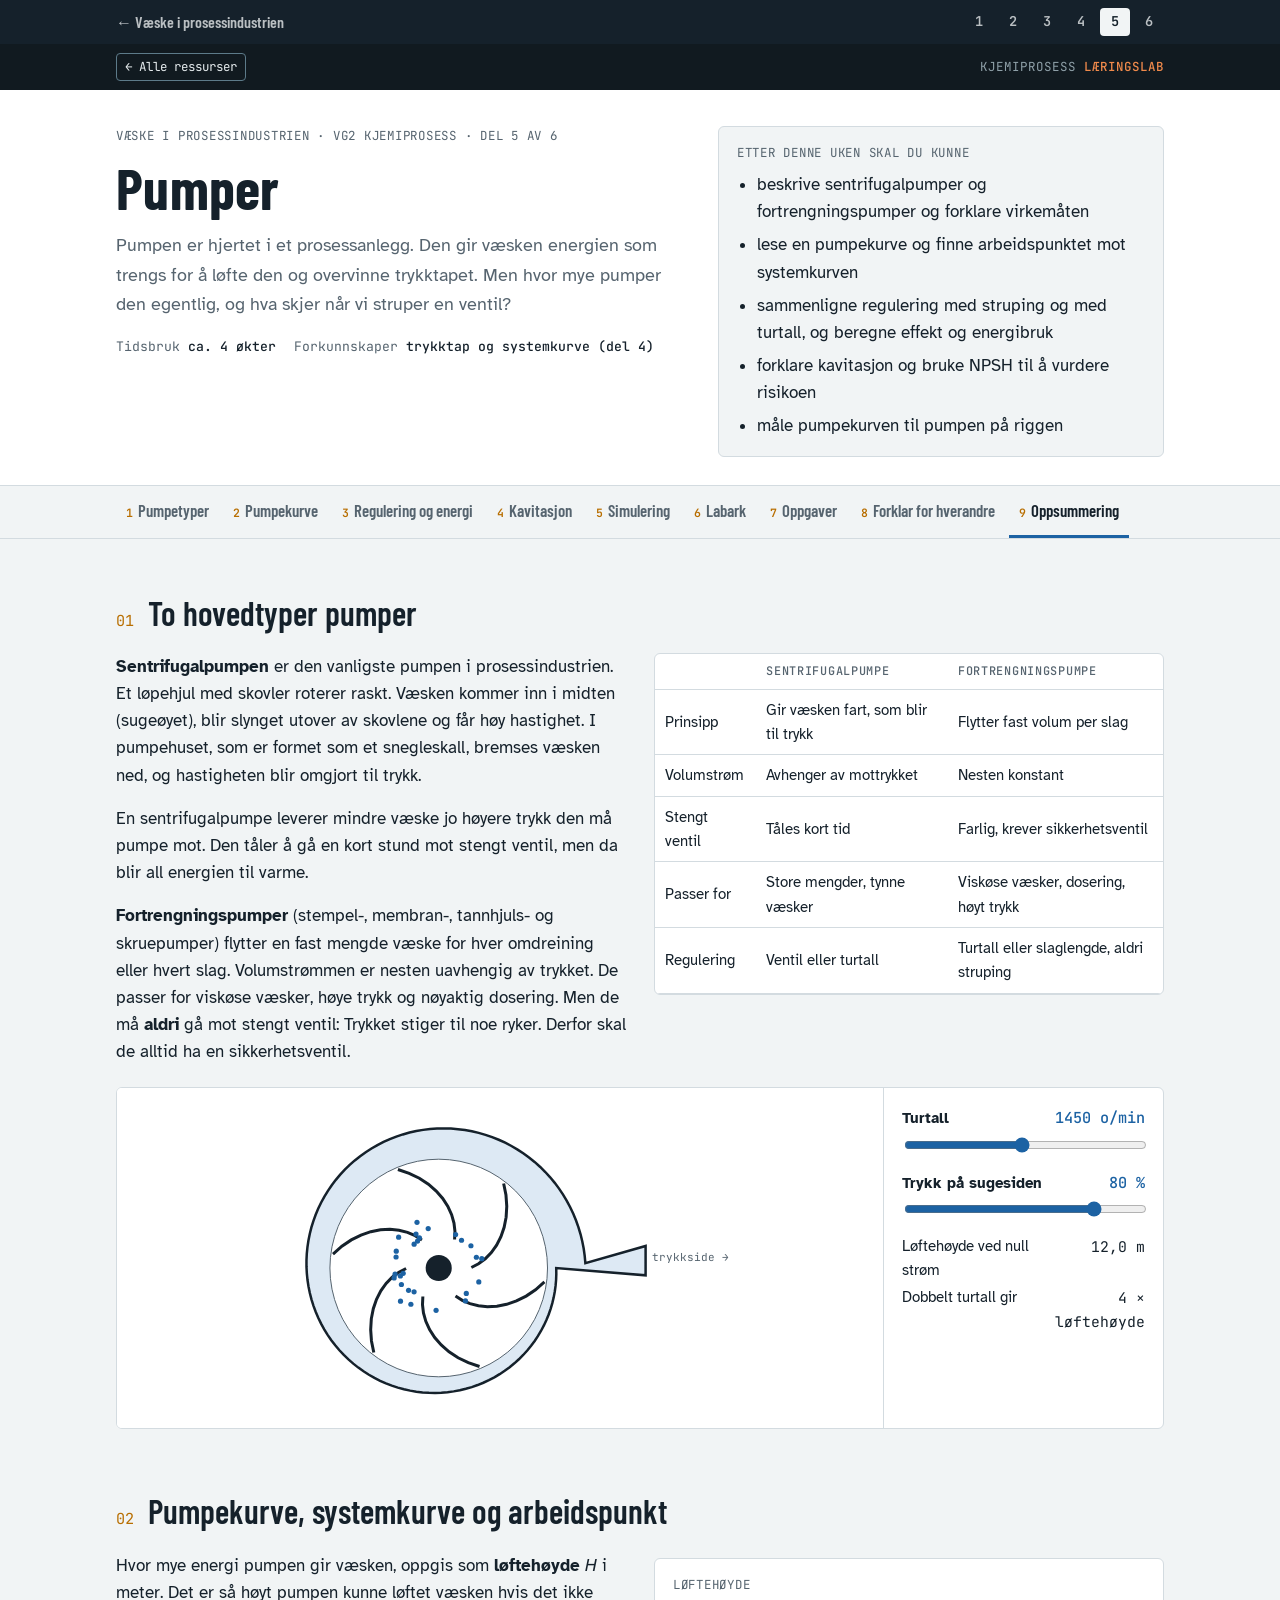
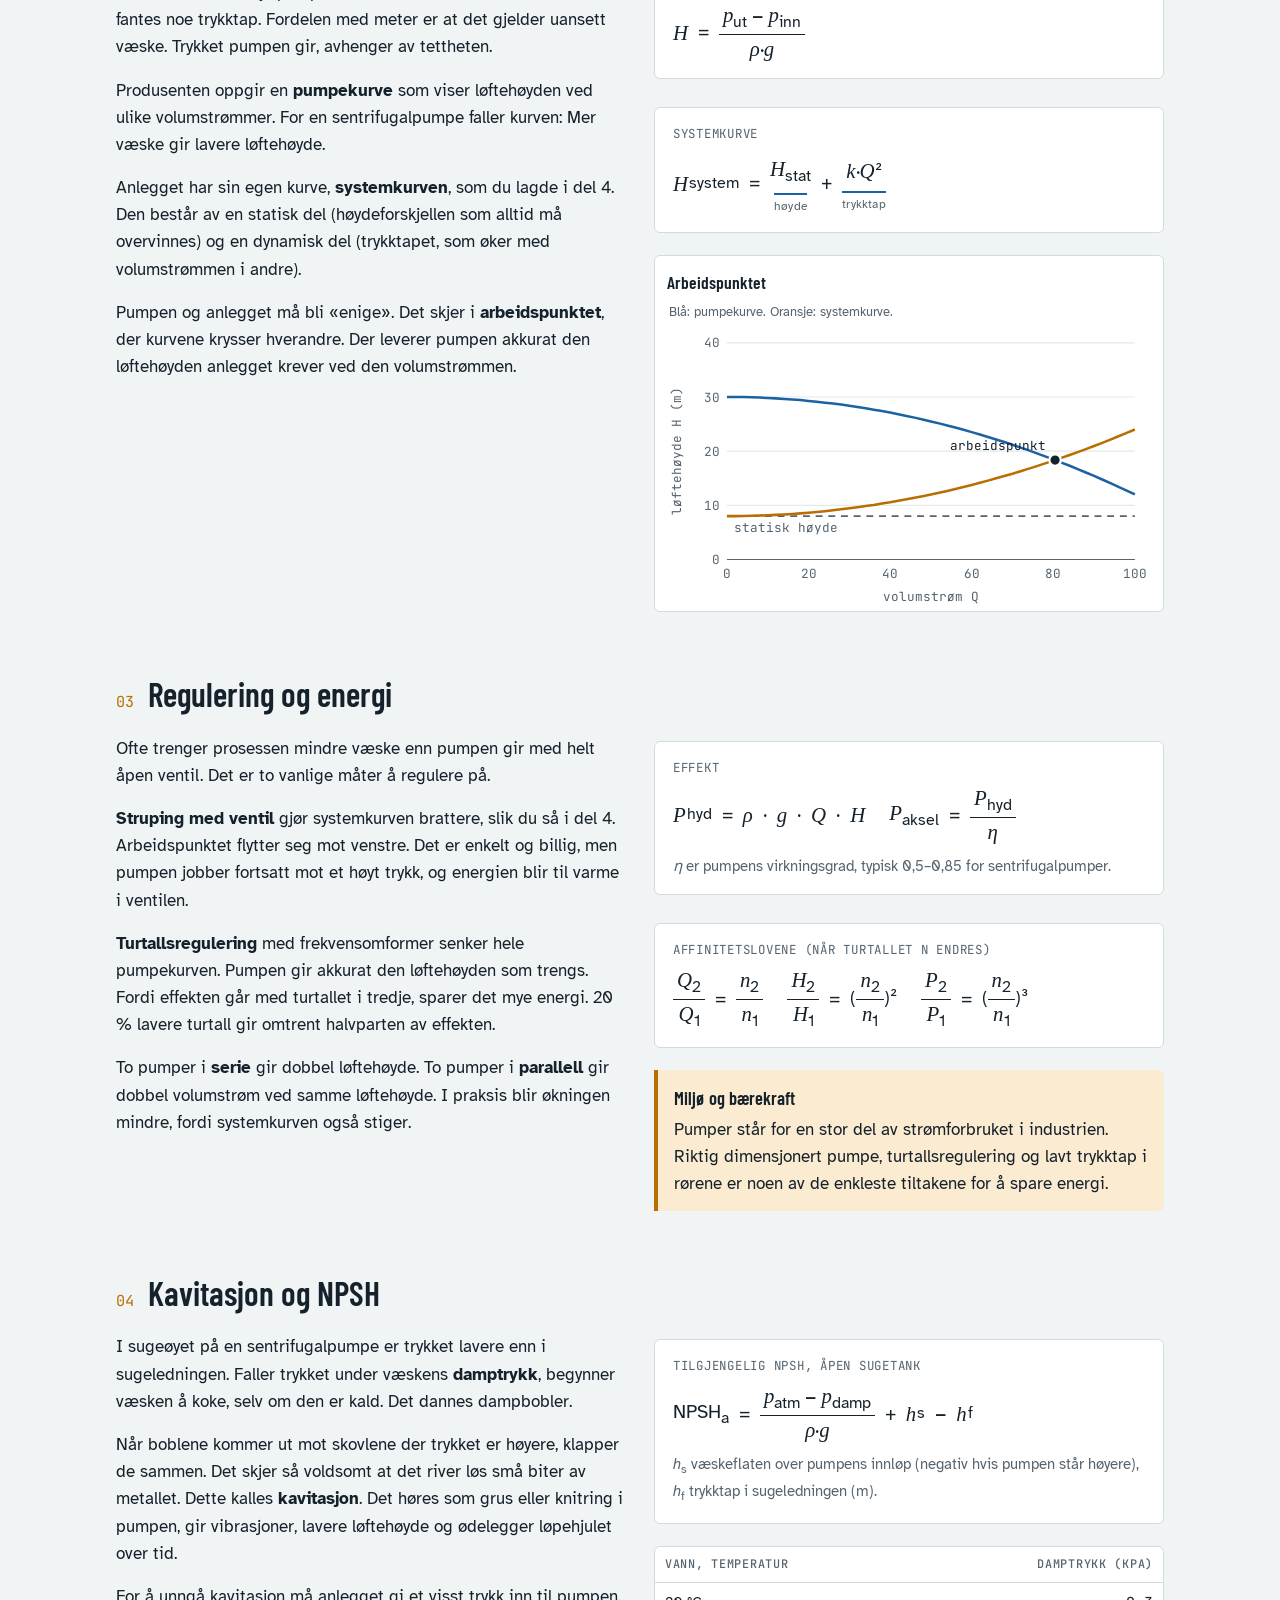
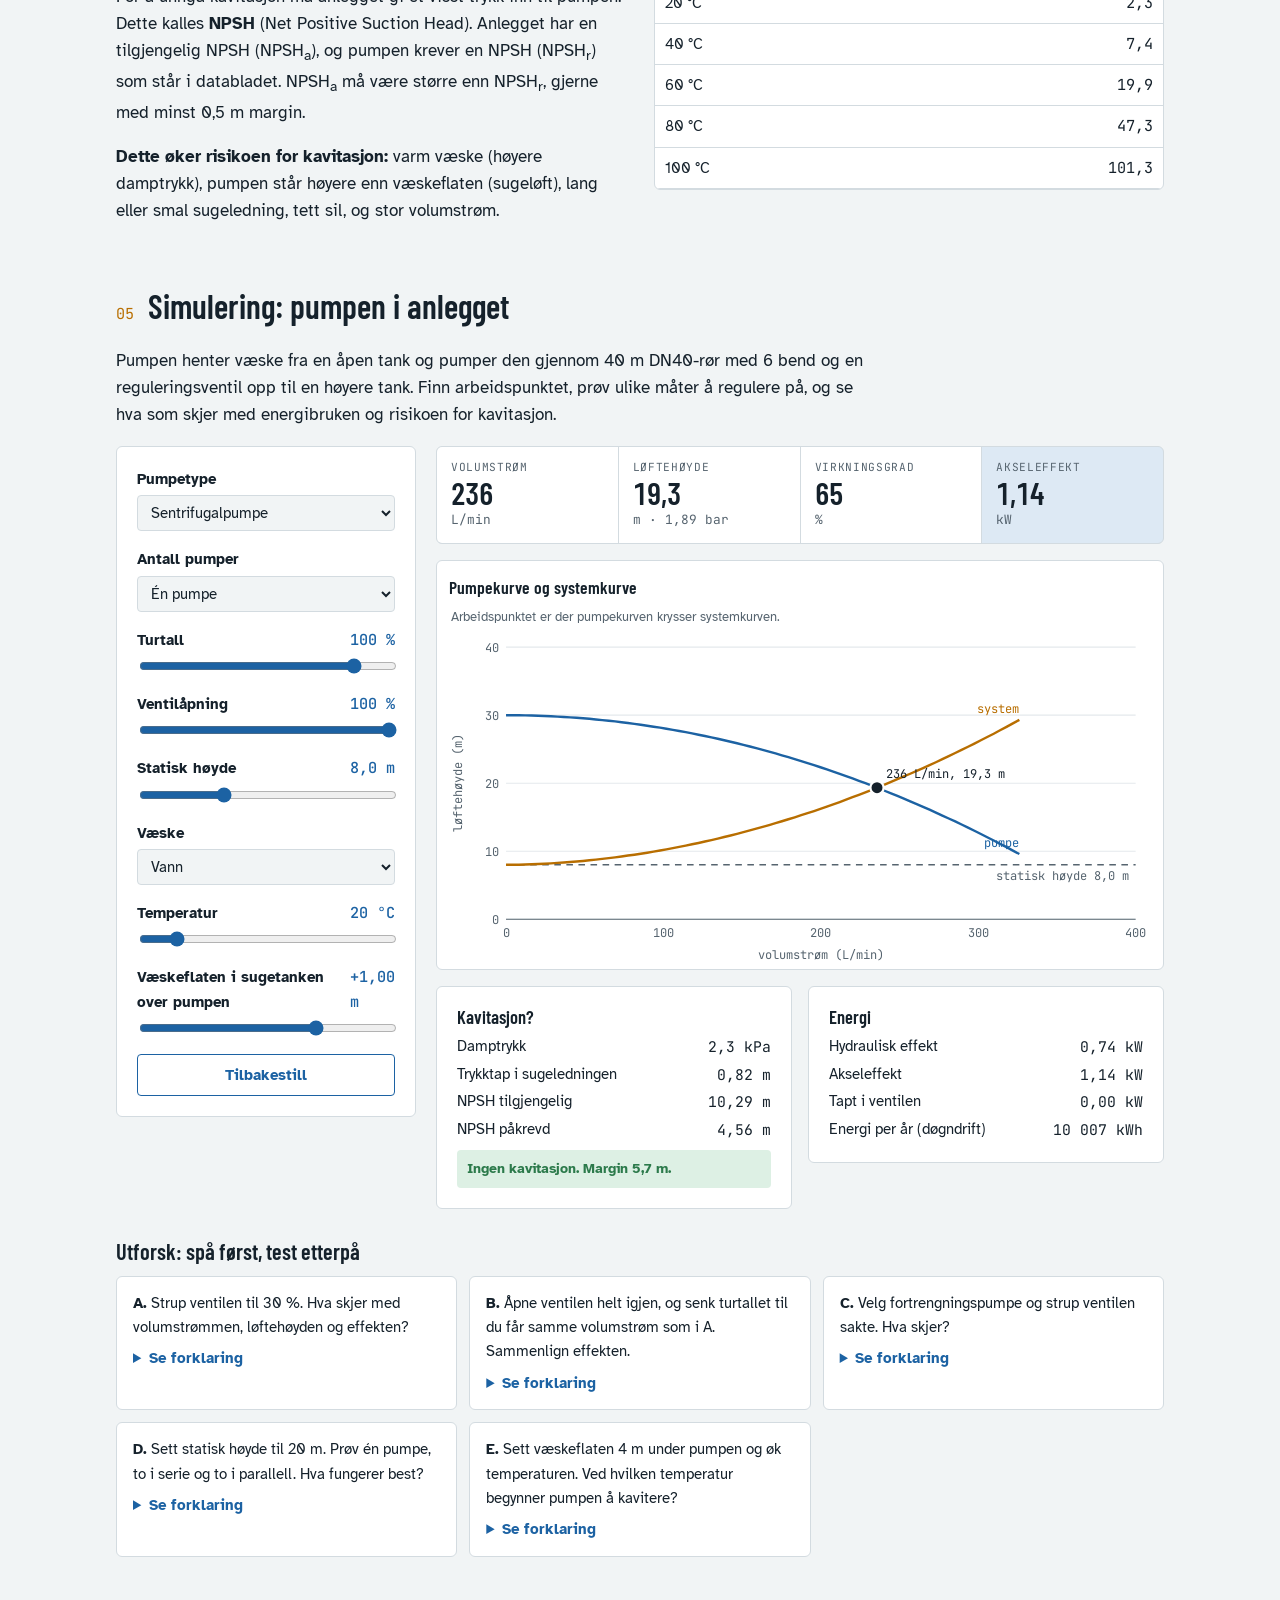
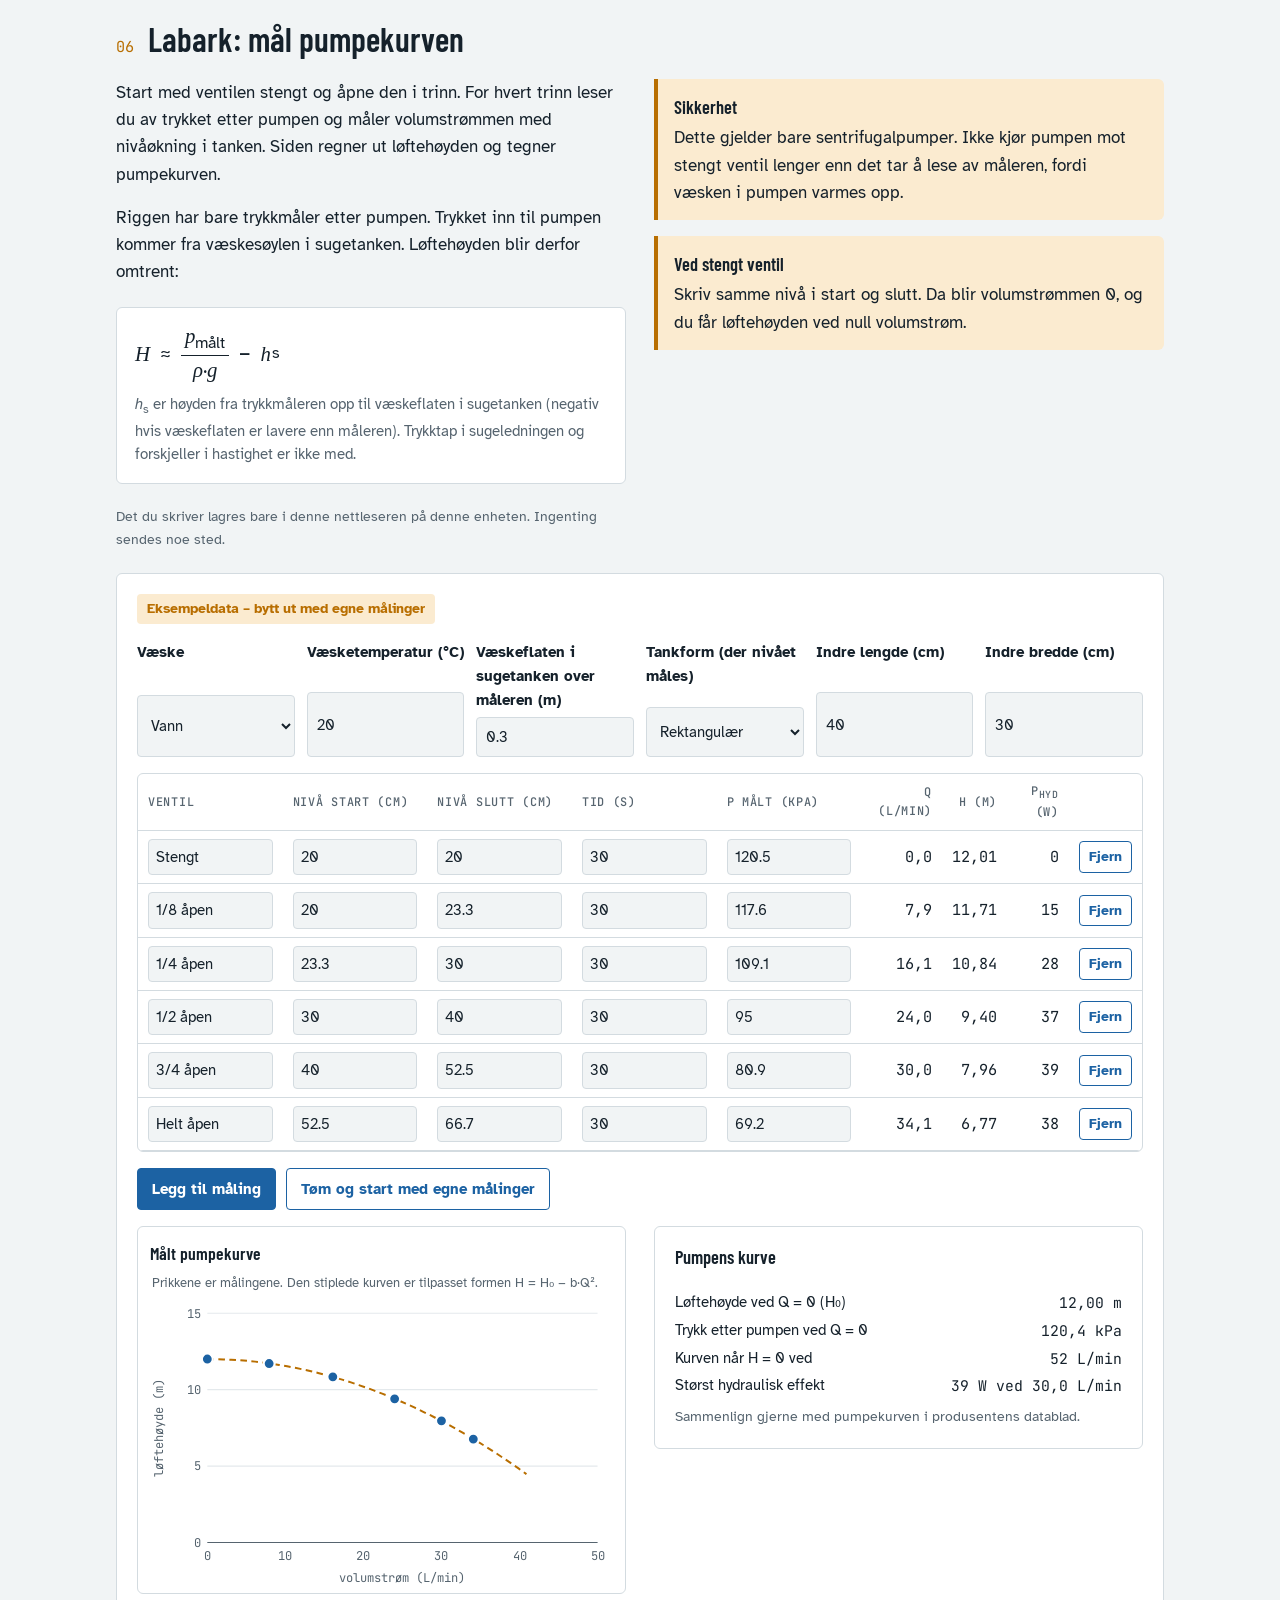
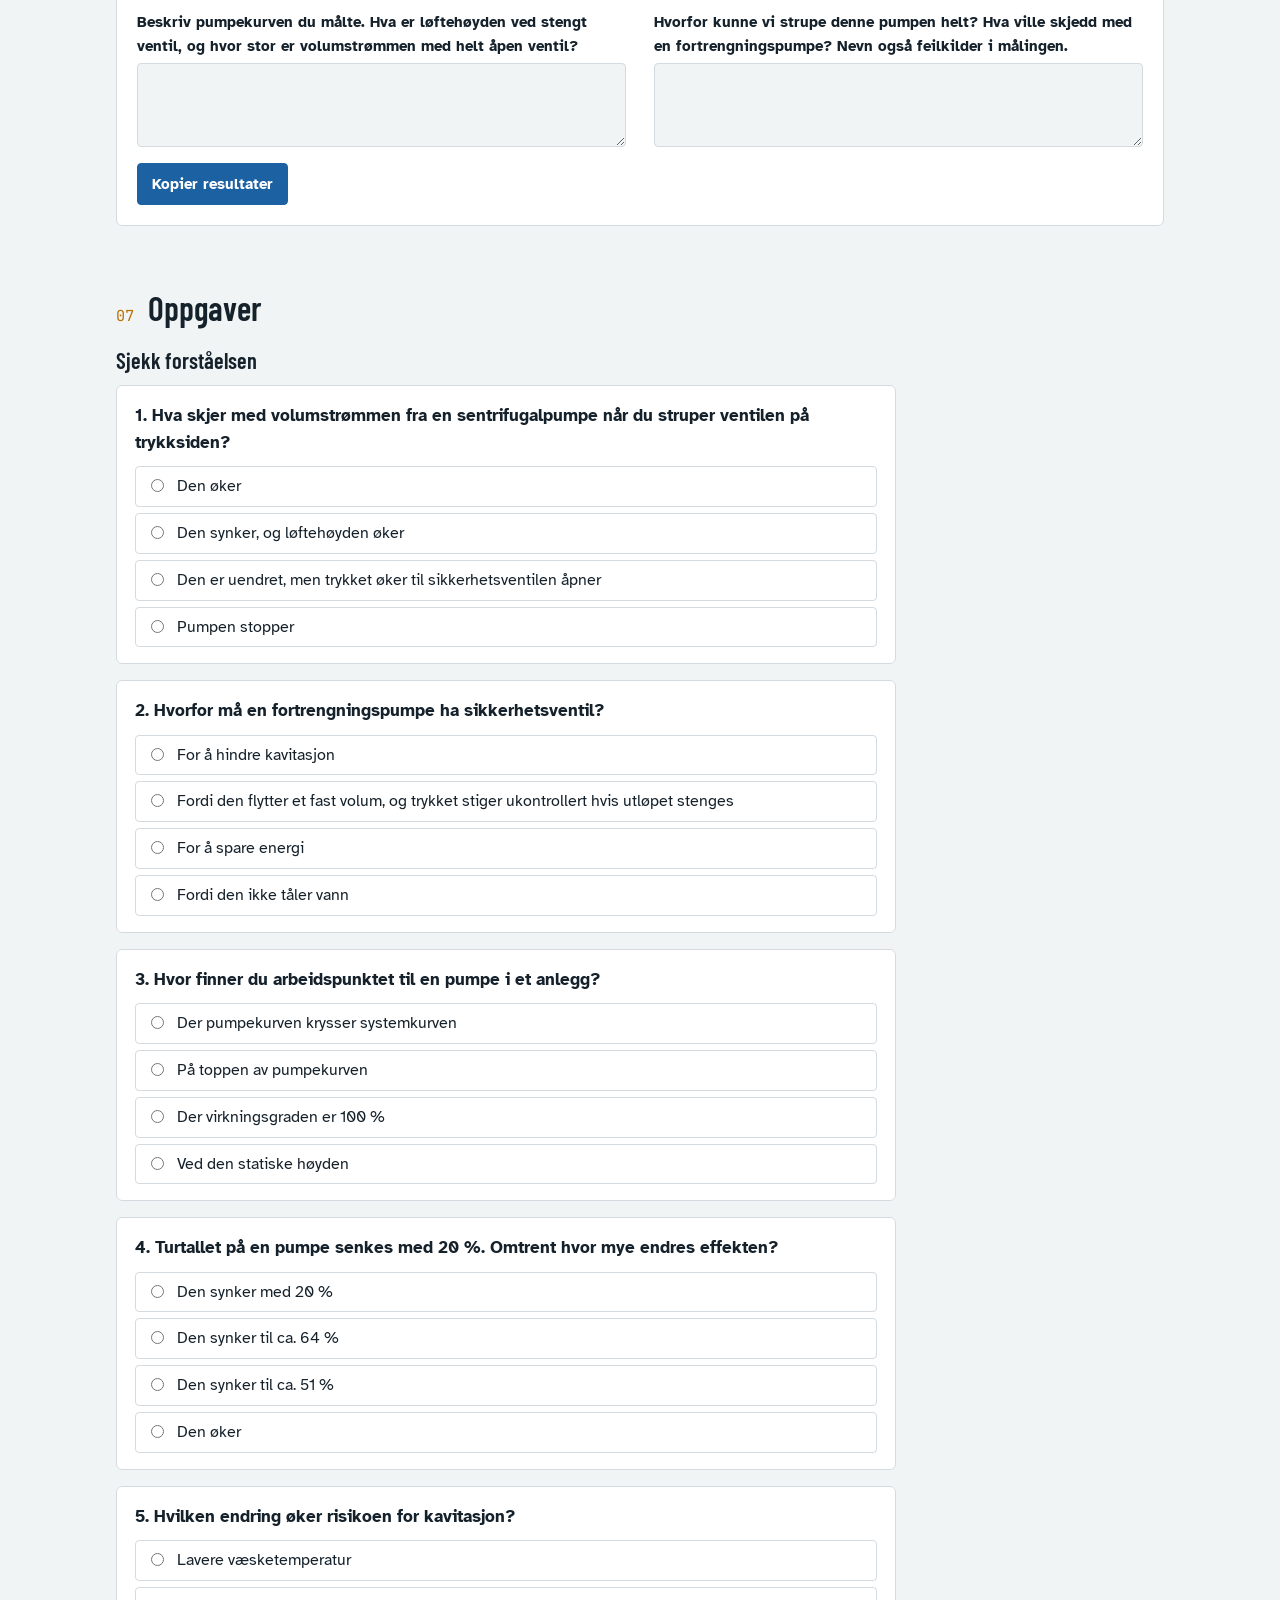
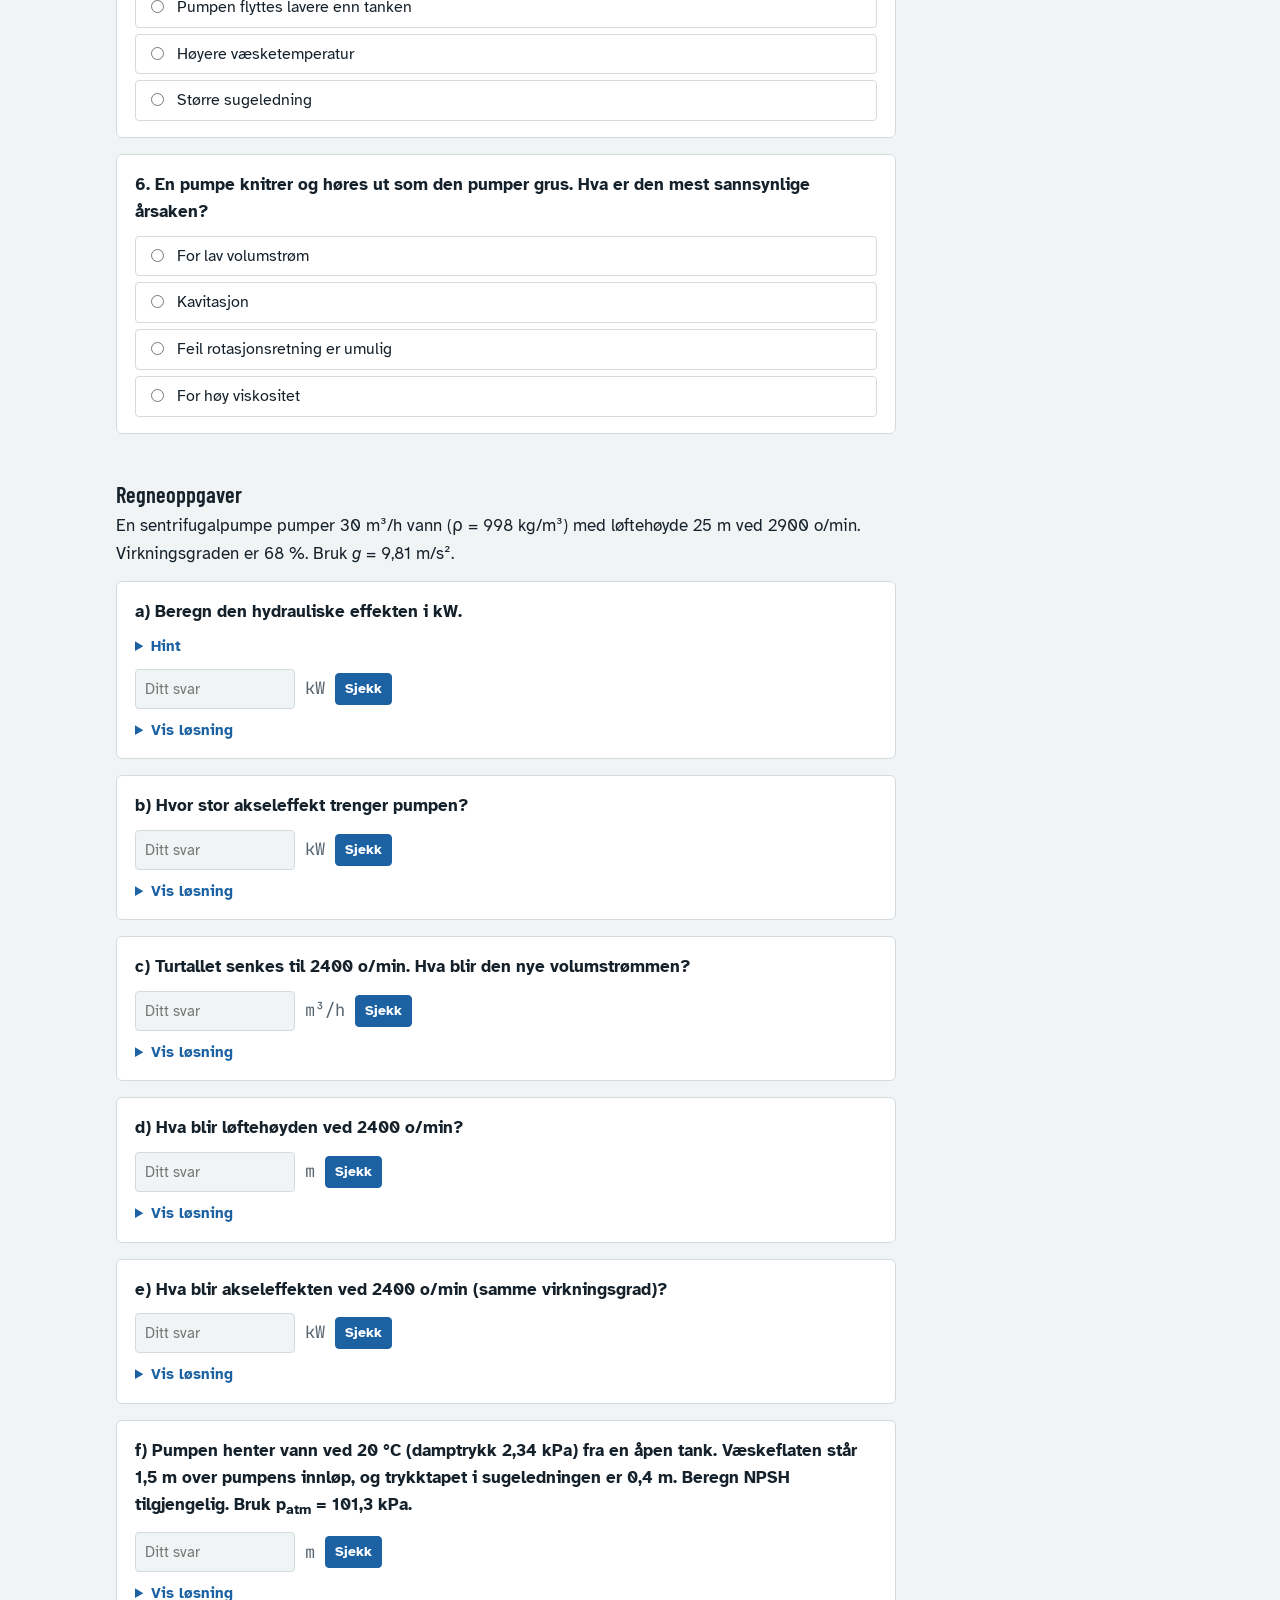
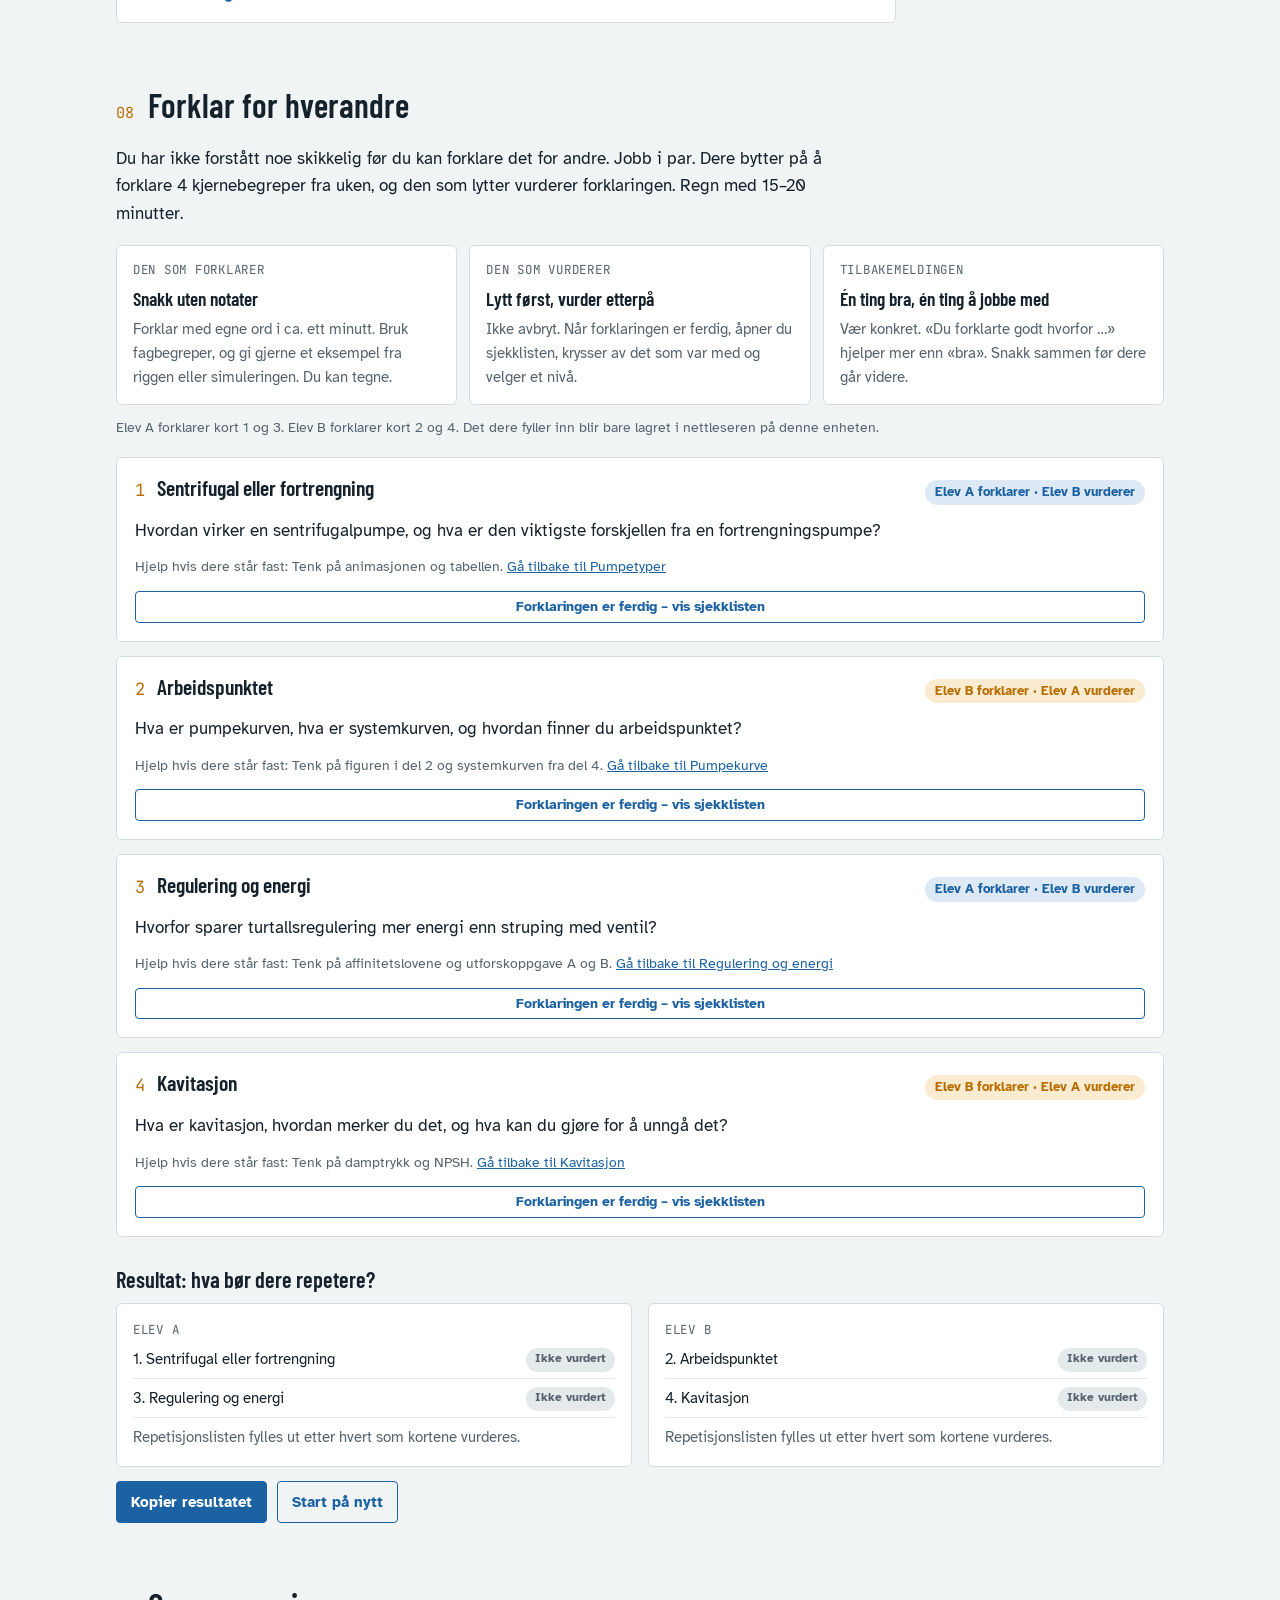
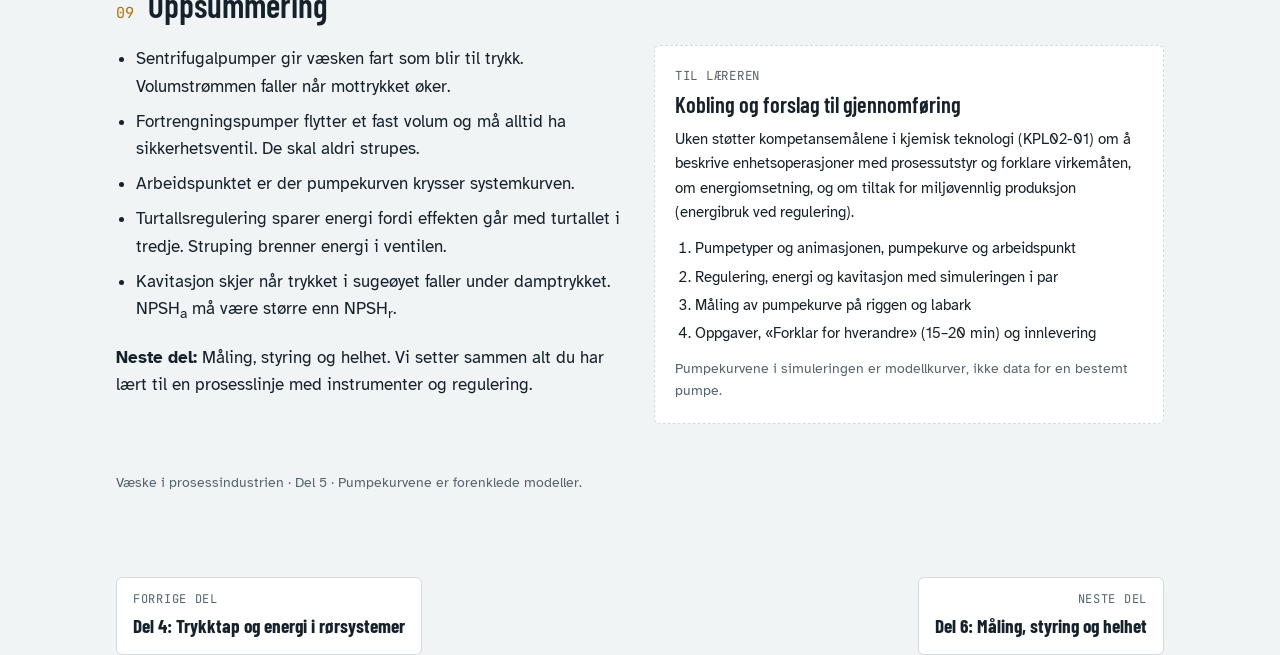
<file: vaeske/uke5.html>
<!doctype html>
<html lang="nb">
<head>
<meta charset="utf-8">
<meta name="viewport" content="width=device-width, initial-scale=1, viewport-fit=cover">
<meta name="claude:viewport-fit-sides" content="cover">
<title>Del 5: Pumper</title>
<link rel="preconnect" href="https://fonts.googleapis.com"><link rel="preconnect" href="https://fonts.gstatic.com" crossorigin><link rel="stylesheet" href="https://fonts.googleapis.com/css2?family=Atkinson+Hyperlegible:ital,wght@0,400;0,700;1,400&family=Barlow+Condensed:wght@500;600;700&family=JetBrains+Mono:wght@400;500&display=swap">
<link rel="stylesheet" href="kurs.css">

</head>
<body>
<div class="coursebar"><div class="wrap"><a href="index.html">← Væske i prosessindustrien</a><nav class="weeks" aria-label="Deler"><a href="uke1.html" title="Del 1: Væskers egenskaper">1</a><a href="uke2.html" title="Del 2: Trykk i væsker">2</a><a href="uke3.html" title="Del 3: Strømning i rør">3</a><a href="uke4.html" title="Del 4: Trykktap og energi i rørsystemer">4</a><a href="uke5.html" title="Del 5: Pumper" aria-current="page">5</a><a href="uke6.html" title="Del 6: Måling, styring og helhet">6</a></nav></div></div>
<div class="sitebar"><div class="wrap"><a href="../">← Alle ressurser</a><span>Kjemiprosess <b>læringslab</b></span></div></div>
<header class="top">
  <div class="wrap">
    <div>
      <div class="tag">Væske i prosessindustrien · Vg2 kjemiprosess · Del 5 av 6</div>
      <h1 style="margin-top:10px">Pumper</h1>
      <p class="lede">Pumpen er hjertet i et prosessanlegg. Den gir væsken energien som trengs for å løfte den og overvinne trykktapet. Men hvor mye pumper den egentlig, og hva skjer når vi struper en ventil?</p>
      <div class="meta"><span>Tidsbruk <b>ca. 4 økter</b></span><span>Forkunnskaper <b>trykktap og systemkurve (del 4)</b></span></div>
    </div>
    <div class="goals">
      <div class="tag">Etter denne uken skal du kunne</div>
      <ul>
        <li>beskrive sentrifugalpumper og fortrengningspumper og forklare virkemåten</li>
        <li>lese en pumpekurve og finne arbeidspunktet mot systemkurven</li>
        <li>sammenligne regulering med struping og med turtall, og beregne effekt og energibruk</li>
        <li>forklare kavitasjon og bruke NPSH til å vurdere risikoen</li>
        <li>måle pumpekurven til pumpen på riggen</li>
      </ul>
    </div>
  </div>
</header>

<nav class="toc" aria-label="Innhold"><div class="wrap"><ol id="toc">
  <li><a href="#typer"><span>1</span>Pumpetyper</a></li>
  <li><a href="#kurver"><span>2</span>Pumpekurve</a></li>
  <li><a href="#regulering"><span>3</span>Regulering og energi</a></li>
  <li><a href="#kavitasjon"><span>4</span>Kavitasjon</a></li>
  <li><a href="#simulering"><span>5</span>Simulering</a></li>
  <li><a href="#labark"><span>6</span>Labark</a></li>
  <li><a href="#oppgaver"><span>7</span>Oppgaver</a></li>
  <li><a href="#forklar"><span>8</span>Forklar for hverandre</a></li>
  <li><a href="#oppsummering"><span>9</span>Oppsummering</a></li>
</ol></div></nav>

<main>
<section id="typer">
  <div class="wrap">
    <div class="sechead"><span class="step">01</span><h2>To hovedtyper pumper</h2></div>
    <div class="two" style="margin-bottom:22px">
      <div class="prose stack">
        <p><b>Sentrifugalpumpen</b> er den vanligste pumpen i prosessindustrien. Et løpehjul med skovler roterer raskt. Væsken kommer inn i midten (sugeøyet), blir slynget utover av skovlene og får høy hastighet. I pumpehuset, som er formet som et snegleskall, bremses væsken ned, og hastigheten blir omgjort til trykk.</p>
        <p>En sentrifugalpumpe leverer mindre væske jo høyere trykk den må pumpe mot. Den tåler å gå en kort stund mot stengt ventil, men da blir all energien til varme.</p>
        <p><b>Fortrengningspumper</b> (stempel-, membran-, tannhjuls- og skruepumper) flytter en fast mengde væske for hver omdreining eller hvert slag. Volumstrømmen er nesten uavhengig av trykket. De passer for viskøse væsker, høye trykk og nøyaktig dosering. Men de må <b>aldri</b> gå mot stengt ventil: Trykket stiger til noe ryker. Derfor skal de alltid ha en sikkerhetsventil.</p>
      </div>
      <div class="tablebox" style="align-self:start"><table>
        <thead><tr><th></th><th>Sentrifugalpumpe</th><th>Fortrengningspumpe</th></tr></thead>
        <tbody>
          <tr><td>Prinsipp</td><td>Gir væsken fart, som blir til trykk</td><td>Flytter fast volum per slag</td></tr>
          <tr><td>Volumstrøm</td><td>Avhenger av mottrykket</td><td>Nesten konstant</td></tr>
          <tr><td>Stengt ventil</td><td>Tåles kort tid</td><td>Farlig, krever sikkerhetsventil</td></tr>
          <tr><td>Passer for</td><td>Store mengder, tynne væsker</td><td>Viskøse væsker, dosering, høyt trykk</td></tr>
          <tr><td>Regulering</td><td>Ventil eller turtall</td><td>Turtall eller slaglengde, aldri struping</td></tr>
        </tbody></table></div>
    </div>
    <div class="animbox">
      <canvas class="anim" id="imp" data-h="340" role="img" aria-label="Animasjon av løpehjul i en sentrifugalpumpe med væske som slynges utover"></canvas>
      <aside>
        <div class="ctrl"><label for="imN">Turtall <output id="imNo"></output></label><input type="range" id="imN" min="0" max="3000" step="50" value="1450"></div>
        <div class="ctrl"><label for="imS">Trykk på sugesiden <output id="imSo"></output></label><input type="range" id="imS" min="0" max="100" step="1" value="80"></div>
        <div class="kv" id="imRead"></div>
        <div class="warn" id="imWarn" hidden>Kavitasjon: Trykket i sugeøyet er så lavt at væsken koker. Dampboblene klapper sammen med smell når trykket øker ut mot skovlene, og river løs metall.</div>
      </aside>
    </div>
  </div>
</section>

<section id="kurver">
  <div class="wrap">
    <div class="sechead"><span class="step">02</span><h2>Pumpekurve, systemkurve og arbeidspunkt</h2></div>
    <div class="two">
      <div class="prose stack">
        <p>Hvor mye energi pumpen gir væsken, oppgis som <b>løftehøyde</b> <var>H</var> i meter. Det er så høyt pumpen kunne løftet væsken hvis det ikke fantes noe trykktap. Fordelen med meter er at det gjelder uansett væske. Trykket pumpen gir, avhenger av tettheten.</p>
        <p>Produsenten oppgir en <b>pumpekurve</b> som viser løftehøyden ved ulike volumstrømmer. For en sentrifugalpumpe faller kurven: Mer væske gir lavere løftehøyde.</p>
        <p>Anlegget har sin egen kurve, <b>systemkurven</b>, som du lagde i del 4. Den består av en statisk del (høydeforskjellen som alltid må overvinnes) og en dynamisk del (trykktapet, som øker med volumstrømmen i andre).</p>
        <p>Pumpen og anlegget må bli «enige». Det skjer i <b>arbeidspunktet</b>, der kurvene krysser hverandre. Der leverer pumpen akkurat den løftehøyden anlegget krever ved den volumstrømmen.</p>
      </div>
      <div class="stack">
        <div class="formula" role="img" aria-label="Løftehøyde H er lik delta p delt på rho g">
          <div class="tag" style="margin-bottom:8px">Løftehøyde</div>
          <div class="eq"><var>H</var><span>=</span><span class="frac"><span><var>p</var><sub>ut</sub> − <var>p</var><sub>inn</sub></span><span><var>ρ</var>·<var>g</var></span></span></div>
        </div>
        <div class="formula" role="img" aria-label="Systemkurve H system er lik H statisk pluss k ganger Q i andre">
          <div class="tag" style="margin-bottom:8px">Systemkurve</div>
          <div class="eq"><var>H</var><sub>system</sub><span>=</span><span class="underbrace"><span><var>H</var><sub>stat</sub></span><small>høyde</small></span><span>+</span><span class="underbrace"><span><var>k</var>·<var>Q</var>²</span><small>trykktap</small></span></div>
        </div>
        <div class="chart"><h4>Arbeidspunktet</h4><div class="cap">Blå: pumpekurve. Oransje: systemkurve.</div><svg id="apSvg" viewBox="0 0 420 240" role="img" aria-label="Pumpekurve og systemkurve som krysser i arbeidspunktet"></svg></div>
      </div>
    </div>
  </div>
</section>

<section id="regulering">
  <div class="wrap">
    <div class="sechead"><span class="step">03</span><h2>Regulering og energi</h2></div>
    <div class="two">
      <div class="prose stack">
        <p>Ofte trenger prosessen mindre væske enn pumpen gir med helt åpen ventil. Det er to vanlige måter å regulere på.</p>
        <p><b>Struping med ventil</b> gjør systemkurven brattere, slik du så i del 4. Arbeidspunktet flytter seg mot venstre. Det er enkelt og billig, men pumpen jobber fortsatt mot et høyt trykk, og energien blir til varme i ventilen.</p>
        <p><b>Turtallsregulering</b> med frekvensomformer senker hele pumpekurven. Pumpen gir akkurat den løftehøyden som trengs. Fordi effekten går med turtallet i tredje, sparer det mye energi. 20 % lavere turtall gir omtrent halvparten av effekten.</p>
        <p>To pumper i <b>serie</b> gir dobbel løftehøyde. To pumper i <b>parallell</b> gir dobbel volumstrøm ved samme løftehøyde. I praksis blir økningen mindre, fordi systemkurven også stiger.</p>
      </div>
      <div class="stack">
        <div class="formula" role="img" aria-label="Hydraulisk effekt P er lik rho g Q H, akseleffekt er P hydraulisk delt på eta">
          <div class="tag" style="margin-bottom:8px">Effekt</div>
          <div class="eq"><var>P</var><sub>hyd</sub><span>=</span><var>ρ</var><span>·</span><var>g</var><span>·</span><var>Q</var><span>·</span><var>H</var><span style="margin-left:14px"><var>P</var><sub>aksel</sub></span><span>=</span><span class="frac"><span><var>P</var><sub>hyd</sub></span><span><var>η</var></span></span></div>
          <p class="note"><var>η</var> er pumpens virkningsgrad, typisk 0,5–0,85 for sentrifugalpumper.</p>
        </div>
        <div class="formula" role="img" aria-label="Affinitetslovene">
          <div class="tag" style="margin-bottom:8px">Affinitetslovene (når turtallet n endres)</div>
          <div class="eq"><span class="frac"><span><var>Q</var><sub>2</sub></span><span><var>Q</var><sub>1</sub></span></span><span>=</span><span class="frac"><span><var>n</var><sub>2</sub></span><span><var>n</var><sub>1</sub></span></span>
            <span class="frac" style="margin-left:14px"><span><var>H</var><sub>2</sub></span><span><var>H</var><sub>1</sub></span></span><span>=</span><span>(<span class="frac"><span><var>n</var><sub>2</sub></span><span><var>n</var><sub>1</sub></span></span>)²</span>
            <span class="frac" style="margin-left:14px"><span><var>P</var><sub>2</sub></span><span><var>P</var><sub>1</sub></span></span><span>=</span><span>(<span class="frac"><span><var>n</var><sub>2</sub></span><span><var>n</var><sub>1</sub></span></span>)³</span></div>
        </div>
        <div class="callout"><b>Miljø og bærekraft</b>Pumper står for en stor del av strømforbruket i industrien. Riktig dimensjonert pumpe, turtallsregulering og lavt trykktap i rørene er noen av de enkleste tiltakene for å spare energi.</div>
      </div>
    </div>
  </div>
</section>

<section id="kavitasjon">
  <div class="wrap">
    <div class="sechead"><span class="step">04</span><h2>Kavitasjon og NPSH</h2></div>
    <div class="two">
      <div class="prose stack">
        <p>I sugeøyet på en sentrifugalpumpe er trykket lavere enn i sugeledningen. Faller trykket under væskens <b>damptrykk</b>, begynner væsken å koke, selv om den er kald. Det dannes dampbobler.</p>
        <p>Når boblene kommer ut mot skovlene der trykket er høyere, klapper de sammen. Det skjer så voldsomt at det river løs små biter av metallet. Dette kalles <b>kavitasjon</b>. Det høres som grus eller knitring i pumpen, gir vibrasjoner, lavere løftehøyde og ødelegger løpehjulet over tid.</p>
        <p>For å unngå kavitasjon må anlegget gi et visst trykk inn til pumpen. Dette kalles <b>NPSH</b> (Net Positive Suction Head). Anlegget har en tilgjengelig NPSH (NPSH<sub>a</sub>), og pumpen krever en NPSH (NPSH<sub>r</sub>) som står i databladet. NPSH<sub>a</sub> må være større enn NPSH<sub>r</sub>, gjerne med minst 0,5 m margin.</p>
        <p><b>Dette øker risikoen for kavitasjon:</b> varm væske (høyere damptrykk), pumpen står høyere enn væskeflaten (sugeløft), lang eller smal sugeledning, tett sil, og stor volumstrøm.</p>
      </div>
      <div class="stack">
        <div class="formula" role="img" aria-label="NPSH tilgjengelig er p atm minus p damp delt på rho g pluss h s minus h f">
          <div class="tag" style="margin-bottom:8px">Tilgjengelig NPSH, åpen sugetank</div>
          <div class="eq"><span>NPSH<sub>a</sub></span><span>=</span><span class="frac"><span><var>p</var><sub>atm</sub> − <var>p</var><sub>damp</sub></span><span><var>ρ</var>·<var>g</var></span></span><span>+</span><var>h</var><sub>s</sub><span>−</span><var>h</var><sub>f</sub></div>
          <p class="note"><var>h</var><sub>s</sub> væskeflaten over pumpens innløp (negativ hvis pumpen står høyere), <var>h</var><sub>f</sub> trykktap i sugeledningen (m).</p>
        </div>
        <div class="tablebox"><table>
          <thead><tr><th>Vann, temperatur</th><th class="r">Damptrykk (kPa)</th></tr></thead>
          <tbody><tr><td>20 °C</td><td class="r num">2,3</td></tr><tr><td>40 °C</td><td class="r num">7,4</td></tr><tr><td>60 °C</td><td class="r num">19,9</td></tr><tr><td>80 °C</td><td class="r num">47,3</td></tr><tr><td>100 °C</td><td class="r num">101,3</td></tr></tbody></table></div>
      </div>
    </div>
  </div>
</section>

<section id="simulering">
  <div class="wrap">
    <div class="sechead"><span class="step">05</span><h2>Simulering: pumpen i anlegget</h2></div>
    <p class="prose" style="margin-bottom:18px">Pumpen henter væske fra en åpen tank og pumper den gjennom 40 m DN40-rør med 6 bend og en reguleringsventil opp til en høyere tank. Finn arbeidspunktet, prøv ulike måter å regulere på, og se hva som skjer med energibruken og risikoen for kavitasjon.</p>
    <div class="sim">
      <div class="panel controls">
        <div class="ctrl"><label for="pType">Pumpetype</label><select id="pType"><option value="sentri">Sentrifugalpumpe</option><option value="fortr">Fortrengningspumpe</option></select></div>
        <div class="ctrl"><label for="pAnt">Antall pumper</label><select id="pAnt"><option value="1">Én pumpe</option><option value="serie">To i serie</option><option value="par">To i parallell</option></select></div>
        <div class="ctrl"><label for="pN">Turtall <output id="pNo"></output></label><input type="range" id="pN" min="40" max="110" step="1" value="100"></div>
        <div class="ctrl"><label for="pV">Ventilåpning <output id="pVo"></output></label><input type="range" id="pV" min="0" max="100" step="1" value="100"></div>
        <div class="ctrl"><label for="pH">Statisk høyde <output id="pHo"></output></label><input type="range" id="pH" min="0" max="25" step="0.5" value="8"></div>
        <div class="ctrl"><label for="pF">Væske</label><select id="pF"><option value="vann">Vann</option><option value="glykol">Glykol/vann 50 %</option><option value="olje">Hydraulikkolje VG 46</option></select></div>
        <div class="ctrl"><label for="pT">Temperatur <output id="pTo"></output></label><input type="range" id="pT" min="10" max="90" step="1" value="20"></div>
        <div class="ctrl"><label for="pS">Væskeflaten i sugetanken over pumpen <output id="pSo"></output></label><input type="range" id="pS" min="-6" max="4" step="0.25" value="1"></div>
        <button type="button" class="ghost" id="pReset">Tilbakestill</button>
      </div>
      <div class="stack" style="min-width:0">
        <div class="gauges">
          <div class="gauge"><div class="k">Volumstrøm</div><div class="val" id="gQ"></div><div class="sub">L/min</div></div>
          <div class="gauge"><div class="k">Løftehøyde</div><div class="val" id="gH"></div><div class="sub" id="gHs"></div></div>
          <div class="gauge"><div class="k">Virkningsgrad</div><div class="val" id="gE"></div><div class="sub">%</div></div>
          <div class="gauge total"><div class="k">Akseleffekt</div><div class="val" id="gP"></div><div class="sub" id="gPs"></div></div>
        </div>
        <div class="chart"><h4>Pumpekurve og systemkurve</h4><div class="cap" id="chCap"></div><svg id="chHQ" viewBox="0 0 640 300"></svg></div>
        <div class="two" style="gap:16px">
          <div class="panel"><h3 style="font-size:1.15rem;margin-bottom:8px">Kavitasjon?</h3><div id="npsh" class="stack" style="gap:8px"></div></div>
          <div class="panel"><h3 style="font-size:1.15rem;margin-bottom:8px">Energi</h3><div id="energy" class="stack" style="gap:8px"></div></div>
        </div>
      </div>
    </div>
    <h3 style="margin:30px 0 12px">Utforsk: spå først, test etterpå</h3>
    <div class="explore">
      <div class="task"><p><b>A.</b> Strup ventilen til 30 %. Hva skjer med volumstrømmen, løftehøyden og effekten?</p>
        <details><summary>Se forklaring</summary><div class="ans">Systemkurven blir brattere, og arbeidspunktet flytter seg mot venstre: lavere volumstrøm og høyere løftehøyde. Effekten går litt ned, men mye av den går nå tapt som varme i ventilen.</div></details></div>
      <div class="task"><p><b>B.</b> Åpne ventilen helt igjen, og senk turtallet til du får samme volumstrøm som i A. Sammenlign effekten.</p>
        <details><summary>Se forklaring</summary><div class="ans">Effekten blir betydelig lavere enn ved struping, fordi pumpen bare lager den løftehøyden anlegget trenger. Det er derfor frekvensomformere er så vanlige på store pumper.</div></details></div>
      <div class="task"><p><b>C.</b> Velg fortrengningspumpe og strup ventilen sakte. Hva skjer?</p>
        <details><summary>Se forklaring</summary><div class="ans">Volumstrømmen holder seg nesten lik, mens trykket stiger kraftig. Til slutt åpner sikkerhetsventilen. Uten den ville noe gått i stykker. En fortrengningspumpe skal reguleres med turtall, aldri med ventil.</div></details></div>
      <div class="task"><p><b>D.</b> Sett statisk høyde til 20 m. Prøv én pumpe, to i serie og to i parallell. Hva fungerer best?</p>
        <details><summary>Se forklaring</summary><div class="ans">To i serie gir mest, fordi de dobler løftehøyden, og det er høyde dette anlegget trenger. To i parallell gir mindre økning, fordi hver pumpe fortsatt må klare hele høyden alene. Legg også merke til effekten: Ekstra volumstrøm koster mye ekstra energi.</div></details></div>
      <div class="task"><p><b>E.</b> Sett væskeflaten 4 m under pumpen og øk temperaturen. Ved hvilken temperatur begynner pumpen å kavitere?</p>
        <details><summary>Se forklaring</summary><div class="ans">Allerede rundt 45–50 °C med vann ved full volumstrøm. Damptrykket stiger raskt med temperaturen og spiser opp NPSH-marginen. Løsningen er å plassere pumpen lavere enn tanken, eller å kjøle væsken.</div></details></div>
    </div>
  </div>
</section>

<section id="labark">
  <div class="wrap">
    <div class="sechead"><span class="step">06</span><h2>Labark: mål pumpekurven</h2></div>
    <div class="two" style="margin-bottom:22px">
      <div class="prose stack">
        <p>Start med ventilen stengt og åpne den i trinn. For hvert trinn leser du av trykket etter pumpen og måler volumstrømmen med nivåøkning i tanken. Siden regner ut løftehøyden og tegner pumpekurven.</p>
        <p>Riggen har bare trykkmåler etter pumpen. Trykket inn til pumpen kommer fra væskesøylen i sugetanken. Løftehøyden blir derfor omtrent:</p>
        <div class="formula" role="img" aria-label="H er lik p målt delt på rho g minus h s">
          <div class="eq"><var>H</var><span>≈</span><span class="frac"><span><var>p</var><sub>målt</sub></span><span><var>ρ</var>·<var>g</var></span></span><span>−</span><var>h</var><sub>s</sub></div>
          <p class="note"><var>h</var><sub>s</sub> er høyden fra trykkmåleren opp til væskeflaten i sugetanken (negativ hvis væskeflaten er lavere enn måleren). Trykktap i sugeledningen og forskjeller i hastighet er ikke med.</p>
        </div>
        <p class="status">Det du skriver lagres bare i denne nettleseren på denne enheten. Ingenting sendes noe sted.</p>
      </div>
      <div class="stack">
        <div class="callout"><b>Sikkerhet</b>Dette gjelder bare sentrifugalpumper. Ikke kjør pumpen mot stengt ventil lenger enn det tar å lese av måleren, fordi væsken i pumpen varmes opp.</div>
        <div class="callout"><b>Ved stengt ventil</b>Skriv samme nivå i start og slutt. Da blir volumstrømmen 0, og du får løftehøyden ved null volumstrøm.</div>
      </div>
    </div>
    <div class="panel lab stack">
      <div class="btnrow"><span class="example" id="lEx">Eksempeldata – bytt ut med egne målinger</span></div>
      <div class="labgrid">
        <div class="ctrl"><label for="lF">Væske</label><select id="lF"><option value="vann">Vann</option><option value="glykol">Glykol/vann 50 %</option><option value="olje">Hydraulikkolje VG 46</option></select></div>
        <div class="ctrl"><label for="lT">Væsketemperatur (°C)</label><input type="number" id="lT" step="1"></div>
        <div class="ctrl"><label for="lHs">Væskeflaten i sugetanken over måleren (m)</label><input type="number" id="lHs" step="0.01"></div>
        <div class="ctrl"><label for="lS">Tankform (der nivået måles)</label><select id="lS"><option value="rekt">Rektangulær</option><option value="syl">Sylindrisk</option></select></div>
        <div class="ctrl"><label for="lA" id="lAlab">Indre lengde (cm)</label><input type="number" id="lA" step="0.1"></div>
        <div class="ctrl" id="lBW"><label for="lB">Indre bredde (cm)</label><input type="number" id="lB" step="0.1"></div>
      </div>
      <div class="tablebox"><table>
        <thead><tr><th>Ventil</th><th>Nivå start (cm)</th><th>Nivå slutt (cm)</th><th>Tid (s)</th><th>p målt (kPa)</th><th class="r">Q (L/min)</th><th class="r">H (m)</th><th class="r">P<sub>hyd</sub> (W)</th><th></th></tr></thead>
        <tbody id="lRows"></tbody></table></div>
      <div class="btnrow">
        <button type="button" id="lAdd">Legg til måling</button>
        <button type="button" class="ghost" id="lClear">Tøm og start med egne målinger</button>
        <span class="status" id="lClearC" hidden>Sikker? <button type="button" class="small" id="lClearY">Ja, tøm</button> <button type="button" class="small ghost" id="lClearN">Avbryt</button></span>
      </div>
      <div class="two">
        <div class="chart"><h4>Målt pumpekurve</h4><div class="cap">Prikkene er målingene. Den stiplede kurven er tilpasset formen H = H₀ − b·Q².</div><svg id="lChart" viewBox="0 0 420 260"></svg></div>
        <div class="panel stack"><h3 style="font-size:1.15rem">Pumpens kurve</h3><div id="lFit"></div></div>
      </div>
      <div class="two">
        <div class="ctrl"><label for="lR1">Beskriv pumpekurven du målte. Hva er løftehøyden ved stengt ventil, og hvor stor er volumstrømmen med helt åpen ventil?</label><textarea id="lR1"></textarea></div>
        <div class="ctrl"><label for="lR2">Hvorfor kunne vi strupe denne pumpen helt? Hva ville skjedd med en fortrengningspumpe? Nevn også feilkilder i målingen.</label><textarea id="lR2"></textarea></div>
      </div>
      <div class="btnrow"><button type="button" id="lCopy">Kopier resultater</button><span class="status" id="lCopied" role="status"></span></div>
      <textarea id="lFb" hidden readonly style="min-height:160px;font-family:var(--f-mono);font-size:.8rem"></textarea>
    </div>
  </div>
</section>

<section id="oppgaver">
  <div class="wrap">
    <div class="sechead"><span class="step">07</span><h2>Oppgaver</h2></div>
    <h3 style="margin-bottom:12px">Sjekk forståelsen</h3>
    <div class="stack" id="quiz" style="max-width:780px"></div>
    <div class="btnrow" style="margin-top:12px"><span class="score" id="qScore"></span></div>
    <h3 style="margin:36px 0 6px">Regneoppgaver</h3>
    <p class="prose" style="margin-bottom:14px">En sentrifugalpumpe pumper 30 m³/h vann (ρ = 998 kg/m³) med løftehøyde 25 m ved 2900 o/min. Virkningsgraden er 68 %. Bruk <var>g</var> = 9,81 m/s².</p>
    <div class="stack" id="calcs" style="max-width:780px"></div>
  </div>
</section>

<section id="forklar">
  <div class="wrap">
    <div class="sechead"><span class="step">08</span><h2>Forklar for hverandre</h2></div>
    <div id="peer"></div>
  </div>
</section>

<section id="oppsummering">
  <div class="wrap">
    <div class="sechead"><span class="step">09</span><h2>Oppsummering</h2></div>
    <div class="two">
      <div class="summary prose">
        <ul>
          <li>Sentrifugalpumper gir væsken fart som blir til trykk. Volumstrømmen faller når mottrykket øker.</li>
          <li>Fortrengningspumper flytter et fast volum og må alltid ha sikkerhetsventil. De skal aldri strupes.</li>
          <li>Arbeidspunktet er der pumpekurven krysser systemkurven.</li>
          <li>Turtallsregulering sparer energi fordi effekten går med turtallet i tredje. Struping brenner energi i ventilen.</li>
          <li>Kavitasjon skjer når trykket i sugeøyet faller under damptrykket. NPSH<sub>a</sub> må være større enn NPSH<sub>r</sub>.</li>
        </ul>
        <p style="margin-top:18px"><b>Neste del:</b> Måling, styring og helhet. Vi setter sammen alt du har lært til en prosesslinje med instrumenter og regulering.</p>
      </div>
      <div class="teacher">
        <div class="tag">Til læreren</div>
        <h3 style="margin:6px 0 10px">Kobling og forslag til gjennomføring</h3>
        <p style="font-size:.95rem">Uken støtter kompetansemålene i kjemisk teknologi (KPL02-01) om å beskrive enhetsoperasjoner med prosessutstyr og forklare virkemåten, om energiomsetning, og om tiltak for miljøvennlig produksjon (energibruk ved regulering).</p>
        <ol style="font-size:.95rem;padding-left:20px;margin:12px 0 0;display:grid;gap:4px">
          <li>Pumpetyper og animasjonen, pumpekurve og arbeidspunkt</li>
          <li>Regulering, energi og kavitasjon med simuleringen i par</li>
          <li>Måling av pumpekurve på riggen og labark</li>
          <li>Oppgaver, «Forklar for hverandre» (15–20 min) og innlevering</li>
        </ol>
        <p class="status" style="margin-top:12px">Pumpekurvene i simuleringen er modellkurver, ikke data for en bestemt pumpe.</p>
      </div>
    </div>
  </div>
</section>
</main>
<footer><div class="wrap">Væske i prosessindustrien · Del 5 · Pumpekurvene er forenklede modeller.</div></footer>

<script src="kurs.js"></script>
<script>
(function(){
"use strict";
const {$,nf,num,el,chart,fluid,FLUIDS,g}=K;

/* ---- Løpehjul-animasjon ---- */
const imN=$('#imN'),imS=$('#imS');let rot=0,drops=[],bub=[];
function imState(){const n=+imN.value,s=+imS.value,H=12*Math.pow(n/1450,2),cav=n>300&&s<30+20*(n/3000);return {n,s,H,cav};}
function imRead(){const st=imState();$('#imNo').textContent=st.n+' o/min';$('#imSo').textContent=st.s+' %';
  $('#imRead').innerHTML=`<span>Løftehøyde ved null strøm</span><span>${nf(st.H,1)} m</span><span>Dobbelt turtall gir</span><span>4 × løftehøyde</span>`;$('#imWarn').hidden=!st.cav;}
const imA=K.animate($('#imp'),(c,{W,H},dt)=>{
  const st=imState(),pipe=K.css('--pipe'),soft=K.css('--pipe-soft'),ink=K.css('--ink'),muted=K.css('--muted'),sig=K.css('--signal'),bad=K.css('--bad'),surf=K.css('--surface'),mono=K.css('--f-mono');
  c.fillStyle=surf;c.fillRect(0,0,W,H);
  const cx=Math.min(W*0.42,W/2),cy=H/2+10,R=Math.min(110,H*0.32),Rv=R*1.35;
  rot+=dt*st.n/60*2*Math.PI*0.15;
  // spiralhus
  c.fillStyle=soft;c.beginPath();for(let a=0;a<=Math.PI*2;a+=0.05){const r=R*1.08+(Rv-R*1.08)*a/(Math.PI*2);c.lineTo(cx+Math.cos(a)*r,cy+Math.sin(a)*r);}
  c.lineTo(cx+Rv+60,cy-Rv*0.15);c.lineTo(cx+Rv+60,cy+Rv*0.05);c.closePath();
  c.fill();c.strokeStyle=ink;c.lineWidth=2.5;c.stroke();
  // utløp
  c.fillStyle=muted;c.font='11px '+mono;c.textAlign='left';c.fillText('trykkside →',cx+Rv+66,cy-Rv*0.05);
  c.fillText('sugeøye',cx-20,cy+R*0.38+16);
  // løpehjul
  c.fillStyle=surf;c.beginPath();c.arc(cx,cy,R,0,7);c.fill();c.strokeStyle=muted;c.lineWidth=1;c.stroke();
  c.strokeStyle=ink;c.lineWidth=3;
  for(let i=0;i<6;i++){const a0=rot+i*Math.PI/3;c.beginPath();for(let t=0;t<=1;t+=0.1){const r=R*0.3+R*0.68*t,a=a0-t*0.9;c.lineTo(cx+Math.cos(a)*r,cy+Math.sin(a)*r);}c.stroke();}
  c.fillStyle=ink;c.beginPath();c.arc(cx,cy,R*0.12,0,7);c.fill();
  // væskedråper
  if(dt&&!K.reduce&&st.n>0){for(let k=0;k<3;k++)if(Math.random()<st.n/1500)drops.push({r:R*0.3,a:Math.random()*6.28,ph:0});
    drops.forEach(d=>{const sp=st.n/1450;if(d.r<R){d.r+=dt*R*0.9*sp;d.a+=dt*st.n/60*2*Math.PI*0.15*0.8;}else{d.ph+=dt*sp;d.a+=dt*0.9*sp;d.r=R*1.08+(Rv-R*1.08)*((d.a%(2*Math.PI))+2*Math.PI)%(2*Math.PI)/(2*Math.PI)*0.9;}});
    drops=drops.filter(d=>d.ph<2.5);if(drops.length>220)drops.splice(0,drops.length-220);}
  c.fillStyle=pipe;drops.forEach(d=>{c.beginPath();c.arc(cx+Math.cos(d.a)*d.r,cy+Math.sin(d.a)*d.r,2.6,0,7);c.fill();});
  // kavitasjon
  if(st.cav&&dt&&!K.reduce){if(Math.random()<0.7)bub.push({r:R*0.32,a:Math.random()*6.28,s:2+Math.random()*3,life:0});
    bub.forEach(b=>{b.life+=dt;b.r+=dt*R*0.8;b.a+=dt*2;});bub=bub.filter(b=>b.r<R*0.85);}else if(!st.cav)bub=[];
  bub.forEach(b=>{const k=b.r/(R*0.85),rad=b.s*(k<0.75?1:Math.max(0.2,(1-k)*4));c.strokeStyle=bad;c.lineWidth=1.5;c.beginPath();c.arc(cx+Math.cos(b.a)*b.r,cy+Math.sin(b.a)*b.r,rad,0,7);c.stroke();});
  if(K.reduce&&st.cav){c.strokeStyle=bad;for(let i=0;i<12;i++){const a=i*0.52,r=R*(0.35+0.04*i);c.beginPath();c.arc(cx+Math.cos(a)*r,cy+Math.sin(a)*r,3,0,7);c.stroke();}}
  c.lineWidth=1;
});
[imN,imS].forEach(e=>e.addEventListener('input',()=>{imRead();imA.redraw();}));imRead();

/* ---- Liten figur: arbeidspunkt ---- */
(function(){const pts=[],sys=[];for(let q=0;q<=100;q+=2){pts.push([q,30-0.0018*q*q]);sys.push([q,8+0.0016*q*q]);}
  let qx=Math.sqrt(22/0.0034);const r=chart($('#apSvg'),{xMax:100,yMax:32,xLabel:'volumstrøm Q',yLabel:'løftehøyde H (m)',lines:[{pts,color:'var(--pipe)'},{pts:sys,color:'var(--signal)'}],
    dots:[{x:qx,y:8+0.0016*qx*qx,fill:'var(--ink)',label:'arbeidspunkt'}],hlines:[{y:8,label:'statisk høyde',color:'var(--muted)',below:true}]});})();

/* ---- Simulering ---- */
const P={Type:$('#pType'),Ant:$('#pAnt'),N:$('#pN'),V:$('#pV'),H:$('#pH'),F:$('#pF'),T:$('#pT'),S:$('#pS')};
const PDEF={Type:'sentri',Ant:'1',N:100,V:100,H:8,F:'vann',T:20,S:1};
const H0=30,Qn=250,QBEP=180,EMAX=0.72,QD=160,SLIP=0.35,RELIEF=60;
function single(Q,s,type){ // returnerer H for én pumpe ved Q (L/min)
  if(type==='sentri')return H0*s*s-0.4*H0*Math.pow(Q/Qn,2);
  // fortrengning: Q = s*QD - SLIP*H  =>  H = (s*QD - Q)/SLIP, begrenset av sikkerhetsventil
  return Math.min(RELIEF,(s*QD-Q)/SLIP);}
function pumpH(Q,s,type,ant){if(ant==='serie')return 2*single(Q,s,type);if(ant==='par')return single(Q/2,s,type);return single(Q,s,type);}
function eff(Q,s,type,ant){const q=ant==='par'?Q/2:Q;if(type==='fortr')return 0.8;const x=(q/s-QBEP)/QBEP;return Math.max(0.05,EMAX*(1-x*x));}
function sysH(Q,st){if(Q<=0)return st.Hs;const r=K.pipe({Q,D:41.9,L:40,sumK:6*K.KB+K.valveK(st.V)+0.5+1.0,rho:st.F.rho,mu:st.F.mu,eps:0.045e-3});return st.Hs+r.dp/(st.F.rho*g);}
function solve(st){const f=Q=>pumpH(Q,st.s,st.type,st.ant)-sysH(Q,st);let lo=0,hi=st.type==='sentri'?(st.ant==='par'?2:1)*Qn*st.s/Math.sqrt(0.4)*0.999:(st.ant==='par'?2:1)*st.s*QD;
  if(f(0)<0)return {Q:0,H:pumpH(0,st.s,st.type,st.ant),none:true};
  for(let i=0;i<60;i++){const m=(lo+hi)/2;f(m)>0?lo=m:hi=m;}const Q=(lo+hi)/2;return {Q,H:sysH(Q,st)};}
function pv(F,t,key){return key==='vann'?K.pvWater(t):key==='glykol'?0.6*K.pvWater(t):5;}
function pState(){const F=fluid(P.F.value,+P.T.value);return {F,type:P.Type.value,ant:P.Ant.value,s:+P.N.value/100,V:+P.V.value,Hs:+P.H.value,T:+P.T.value,hs:+P.S.value,key:P.F.value};}
function pUpdate(){const st=pState();
  $('#pNo').textContent=P.N.value+' %';$('#pVo').textContent=P.V.value+' %';$('#pHo').textContent=nf(st.Hs,1)+' m';$('#pTo').textContent=P.T.value+' °C';$('#pSo').textContent=(st.hs>0?'+':'')+nf(st.hs,2)+' m';
  const op=solve(st),Q=op.Q,Hp=op.H,q=Q/60000;
  const relief=st.type==='fortr'&&pumpH(Q,st.s,st.type,st.ant)>=RELIEF*(st.ant==='serie'?2:1)-0.01&&st.V<100;
  // ved fortrengning og struping: sikkerhetsventil leder overskudd tilbake
  const eta=eff(Q,st.s,st.type,st.ant),Phyd=st.F.rho*g*q*Hp,Pak=Q>0?Phyd/eta:(st.type==='sentri'?0.25*st.F.rho*g*(QBEP/60000)*H0*st.s*st.s*st.s/EMAX*(st.ant==='1'?1:2):0);
  $('#gQ').textContent=nf(Q,0);$('#gH').textContent=nf(Hp,1);$('#gHs').textContent='m · '+nf(st.F.rho*g*Hp/1e5,2)+' bar';$('#gE').textContent=nf(eta*100,0);
  $('#gP').textContent=Pak<1000?nf(Pak,0):nf(Pak/1000,2);$('#gPs').textContent=Pak<1000?'W':'kW';
  // diagram
  const Qmax=Math.max(st.type==='sentri'?(st.ant==='par'?2:1)*Qn*1.1/Math.sqrt(0.4)*0.75:(st.ant==='par'?2:1)*QD*1.15,Q*1.2,100);
  const pc=[],sc=[],ref=[];for(let i=0;i<=80;i++){const x=Qmax*i/80;const h=pumpH(x,st.s,st.type,st.ant);if(h>=0)pc.push([x,h]);sc.push([x,sysH(x,st)]);if(st.s!==1){const h1=pumpH(x,1,st.type,st.ant);if(h1>=0)ref.push([x,h1]);}}
  const yMax=Math.max(10,...pc.map(p=>p[1]),Hp)*1.1;
  const lines=[];if(ref.length)lines.push({pts:ref,color:'var(--muted)',dash:'4 4',w:1.4,label:'100 % turtall'});lines.push({pts:pc,color:'var(--pipe)',label:'pumpe'},{pts:sc.filter(p=>p[1]<=yMax*1.2),color:'var(--signal)',label:'system'});
  chart($('#chHQ'),{xMax:Qmax,yMax,xLabel:'volumstrøm (L/min)',yLabel:'løftehøyde (m)',lines,dots:[{x:Q,y:Hp,fill:'var(--ink)',r:6,label:nf(Q,0)+' L/min, '+nf(Hp,1)+' m'}],hlines:[{y:st.Hs,label:'statisk høyde '+nf(st.Hs,1)+' m',color:'var(--muted)',right:true,below:true}]});
  $('#chCap').textContent=op.none?'Pumpen klarer ikke den statiske høyden. Den går mot stengt, og ingen væske kommer fram.':relief?'Sikkerhetsventilen er åpen. Trykket har nådd innstillingen, og overskuddet går i retur.':'Arbeidspunktet er der pumpekurven krysser systemkurven.';
  // NPSH
  const suc=K.pipe({Q:st.ant==='par'?Q/2:Q,D:53.1,L:5,sumK:3.25,rho:st.F.rho,mu:st.F.mu}),hf=suc.dp/(st.F.rho*g);
  const npa=(101325-pv(st.F,st.T,st.key))/(st.F.rho*g)+st.hs-hf,qq=(st.ant==='par'?Q/2:Q),npr=st.type==='sentri'?1+4*Math.pow(qq/(Qn*st.s||1),2)*st.s*st.s:1.5;const marg=npa-npr;
  $('#npsh').innerHTML=`<div class="kv"><span>Damptrykk</span><span>${nf(pv(st.F,st.T,st.key)/1000,1)} kPa</span><span>Trykktap i sugeledningen</span><span>${nf(hf,2)} m</span><span>NPSH tilgjengelig</span><span>${nf(npa,2)} m</span><span>NPSH påkrevd</span><span>${nf(npr,2)} m</span></div>`+
    (marg<0?'<div class="warn">Pumpen kaviterer. NPSH tilgjengelig er lavere enn påkrevd. Senk pumpen, kjøl væsken eller reduser volumstrømmen.</div>':marg<0.5?'<div class="warn">For liten margin (under 0,5 m). Fare for kavitasjon.</div>':`<div class="okbox">Ingen kavitasjon. Margin ${nf(marg,1)} m.</div>`);
  const valveLoss=Q>0?K.pipe({Q,D:41.9,L:0,sumK:K.valveK(st.V),rho:st.F.rho,mu:st.F.mu}).dp*q:0;
  $('#energy').innerHTML=`<div class="kv"><span>Hydraulisk effekt</span><span>${nf(Phyd/1000,2)} kW</span><span>Akseleffekt</span><span>${nf(Pak/1000,2)} kW</span><span>Tapt i ventilen</span><span>${nf(valveLoss/1000,2)} kW</span><span>Energi per år (døgndrift)</span><span>${nf(Pak/1000*8760,0)} kWh</span></div>`;}
Object.values(P).forEach(e=>e.addEventListener('input',pUpdate));$('#pReset').addEventListener('click',()=>{for(const k in PDEF)P[k].value=PDEF[k];pUpdate();});pUpdate();

/* ---- Labark pumpekurve ---- */
const LKEY='uke5-pumpekurve-v1';
const LEX={F:'vann',T:20,Hs:0.3,S:'rekt',A:40,B:30,ex:true,rows:[['Stengt',20,20,30,120.5],['1/8 åpen',20,23.3,30,117.6],['1/4 åpen',23.3,30,30,109.1],['1/2 åpen',30,40,30,95.0],['3/4 åpen',40,52.5,30,80.9],['Helt åpen',52.5,66.7,30,69.2]],r1:'',r2:''};
let L=K.load(LKEY,LEX);const ls=()=>K.save(LKEY,L);
const LF={F:$('#lF'),T:$('#lT'),Hs:$('#lHs'),S:$('#lS'),A:$('#lA'),B:$('#lB')};
const lF=()=>fluid(L.F,Number.isFinite(num(L.T))?num(L.T):20);
function lRow(r){const A=K.tankArea(L.S,L.A,L.B),h0=num(r[1]),h1=num(r[2]),t=num(r[3]),p=num(r[4]);const Q=(A>0&&t>0&&h1>=h0)?A*(h1-h0)/100/t*60000:NaN;
  const F=lF(),H=p*1000/(F.rho*g)-(num(L.Hs)||0);return {Q,H,P:F.rho*g*Q/60000*H,ok:Number.isFinite(Q)&&Number.isFinite(H)};}
function lShape(){const syl=L.S==='syl';$('#lAlab').textContent=syl?'Indre diameter (cm)':'Indre lengde (cm)';$('#lBW').hidden=syl;}
function lRender(){for(const k in LF)LF[k].value=L[k]??'';$('#lR1').value=L.r1||'';$('#lR2').value=L.r2||'';$('#lEx').hidden=!L.ex;lShape();
  const tb=$('#lRows');tb.innerHTML='';const names=['Ventil','Nivå start','Nivå slutt','Tid','Målt trykk'];
  L.rows.forEach((row,i)=>{const tr=document.createElement('tr');
    tr.innerHTML=names.map((n,j)=>`<td><input type="text" ${j?'inputmode="decimal"':''} id="lr${i}_${j}" value="${K.esc(row[j]??'')}" aria-label="${n}, måling ${i+1}"></td>`).join('')+
      `<td class="r num" data-c="q"></td><td class="r num" data-c="h"></td><td class="r num" data-c="p"></td><td><button type="button" class="small ghost" aria-label="Fjern måling ${i+1}">Fjern</button></td>`;
    tr.querySelectorAll('input').forEach((inp,j)=>inp.addEventListener('input',()=>{L.rows[i][j]=inp.value;L.ex=false;$('#lEx').hidden=true;lCalc();ls();}));
    tr.querySelector('button').addEventListener('click',()=>{L.rows.splice(i,1);lRender();ls();});tb.appendChild(tr);});
  lCalc();}
function lCalc(){const pts=[];[...$('#lRows').children].forEach((tr,i)=>{const r=lRow(L.rows[i]);const c=k=>tr.querySelector(`[data-c="${k}"]`);
    if(r.ok){pts.push([r.Q,r.H,r.P]);c('q').textContent=nf(r.Q,1);c('h').textContent=nf(r.H,2);c('p').textContent=nf(r.P,0);}else['q','h','p'].forEach(k=>c(k).textContent='–');});
  let fit=null;if(pts.length>=2){const xs=pts.map(p=>p[0]*p[0]),ys=pts.map(p=>p[1]),n=xs.length,sx=xs.reduce((a,b)=>a+b,0),sy=ys.reduce((a,b)=>a+b,0),sxx=xs.reduce((a,b)=>a+b*b,0),sxy=xs.reduce((a,b,i)=>a+b*ys[i],0);
    const den=n*sxx-sx*sx;if(den!==0){const b=(n*sxy-sx*sy)/den,a=(sy-b*sx)/n;fit={H0:a,b:-b};}}
  const qMax=Math.max(10,...pts.map(p=>p[0]))*1.2,curve=[];if(fit)for(let i=0;i<=40;i++){const q=qMax*i/40,h=fit.H0-fit.b*q*q;if(h>=0)curve.push([q,h]);}
  chart($('#lChart'),{xMax:qMax,yMax:Math.max(1,...pts.map(p=>p[1]),fit?fit.H0:0)*1.12,xLabel:'volumstrøm (L/min)',yLabel:'løftehøyde (m)',lines:curve.length?[{pts:curve,color:'var(--signal)',dash:'6 4',w:1.8}]:[],dots:pts.map(p=>({x:p[0],y:p[1],fill:'var(--pipe)'}))});
  const best=pts.length?pts.reduce((a,b)=>b[2]>a[2]?b:a):null;
  $('#lFit').innerHTML=fit?`<div class="kv"><span>Løftehøyde ved Q = 0 (H₀)</span><span>${nf(fit.H0,2)} m</span><span>Trykk etter pumpen ved Q = 0</span><span>${nf((fit.H0+(num(L.Hs)||0))*lF().rho*g/1000,1)} kPa</span><span>Kurven når H = 0 ved</span><span>${fit.b>0?nf(Math.sqrt(fit.H0/fit.b),0)+' L/min':'–'}</span><span>Størst hydraulisk effekt</span><span>${best?nf(best[2],0)+' W ved '+nf(best[0],1)+' L/min':'–'}</span></div><p class="status" style="margin-top:8px">Sammenlign gjerne med pumpekurven i produsentens datablad.</p>`:'<p class="status">Legg inn minst to målinger for å tilpasse en kurve.</p>';L._fit=fit;}
Object.entries(LF).forEach(([k,e])=>e.addEventListener('input',()=>{L[k]=e.value;L.ex=false;$('#lEx').hidden=true;lShape();lCalc();ls();}));
$('#lR1').addEventListener('input',e=>{L.r1=e.target.value;ls();});$('#lR2').addEventListener('input',e=>{L.r2=e.target.value;ls();});
$('#lAdd').addEventListener('click',()=>{L.rows.push(['','','','','']);lRender();ls();const f=$('#lr'+(L.rows.length-1)+'_0');if(f)f.focus();});
K.confirm($('#lClear'),$('#lClearC'),$('#lClearY'),$('#lClearN'),()=>{L={F:L.F,T:'',Hs:'',S:L.S,A:'',B:'',ex:false,rows:[['Stengt','','','',''],['','','','',''],['','','','',''],['','','','','']],r1:'',r2:''};lRender();ls();});
$('#lCopy').addEventListener('click',()=>{const f=L._fit;let t=`Labark del 5 – pumpekurve\nVæske: ${FLUIDS[L.F].navn}, ${L.T} °C. hs = ${L.Hs} m\nTank: ${L.S==='syl'?'sylindrisk, diameter '+L.A+' cm':'rektangulær, '+L.A+' × '+L.B+' cm'}\n\nVentil\tQ (L/min)\tp målt (kPa)\tH (m)\tP hyd (W)\n`;
  L.rows.forEach(row=>{const r=lRow(row);if(r.ok)t+=`${row[0]}\t${nf(r.Q,1)}\t${row[4]}\t${nf(r.H,2)}\t${nf(r.P,0)}\n`;});
  if(f)t+=`\nTilpasset kurve: H = ${nf(f.H0,2)} − ${nf(f.b,5)} · Q²  (Q i L/min)\n`;t+=`\nPumpekurven: ${L.r1||''}\n\nStruping og feilkilder: ${L.r2||''}\n`;K.copy(t,$('#lCopied'),$('#lFb'));});
lRender();

/* ---- Quiz ---- */
K.quiz($('#quiz'),$('#qScore'),[
 {q:'Hva skjer med volumstrømmen fra en sentrifugalpumpe når du struper ventilen på trykksiden?',o:['Den øker','Den synker, og løftehøyden øker','Den er uendret, men trykket øker til sikkerhetsventilen åpner','Pumpen stopper'],a:1,e:'Struping gjør systemkurven brattere. Arbeidspunktet flytter seg mot lavere volumstrøm og høyere løftehøyde langs pumpekurven.'},
 {q:'Hvorfor må en fortrengningspumpe ha sikkerhetsventil?',o:['For å hindre kavitasjon','Fordi den flytter et fast volum, og trykket stiger ukontrollert hvis utløpet stenges','For å spare energi','Fordi den ikke tåler vann'],a:1,e:'En fortrengningspumpe presser ut samme volum per slag uansett mottrykk. Stenges utløpet, stiger trykket til noe ryker, med mindre en sikkerhetsventil åpner.'},
 {q:'Hvor finner du arbeidspunktet til en pumpe i et anlegg?',o:['Der pumpekurven krysser systemkurven','På toppen av pumpekurven','Der virkningsgraden er 100 %','Ved den statiske høyden'],a:0,e:'I arbeidspunktet gir pumpen akkurat den løftehøyden anlegget krever ved den volumstrømmen.'},
 {q:'Turtallet på en pumpe senkes med 20 %. Omtrent hvor mye endres effekten?',o:['Den synker med 20 %','Den synker til ca. 64 %','Den synker til ca. 51 %','Den øker'],a:2,e:'Effekten går med turtallet i tredje: 0,8³ ≈ 0,51. Det er derfor turtallsregulering sparer mye energi.'},
 {q:'Hvilken endring øker risikoen for kavitasjon?',o:['Lavere væsketemperatur','Pumpen flyttes lavere enn tanken','Høyere væsketemperatur','Større sugeledning'],a:2,e:'Høyere temperatur gir høyere damptrykk, og da skal det mindre trykkfall til før væsken koker i sugeøyet.'},
 {q:'En pumpe knitrer og høres ut som den pumper grus. Hva er den mest sannsynlige årsaken?',o:['For lav volumstrøm','Kavitasjon','Feil rotasjonsretning er umulig','For høy viskositet'],a:1,e:'Lyden kommer fra dampbobler som klapper sammen. Sjekk sil, sugeledning, væsketemperatur og nivå i sugetanken.'}
]);

/* ---- Regneoppgaver ---- */
const Ph=998*g*(30/3600)*25;
K.calcs($('#calcs'),[
 {t:'a) Beregn den hydrauliske effekten i kW.',u:'kW',a:Ph/1000,hint:'Q = 30 / 3600 m³/s.',s:`P<sub>hyd</sub> = ρ·g·Q·H = 998 · 9,81 · (30/3600) · 25 = ${nf(Ph,0)} W ≈ <b>${nf(Ph/1000,2)} kW</b>.`},
 {t:'b) Hvor stor akseleffekt trenger pumpen?',u:'kW',a:Ph/1000/0.68,s:`P<sub>aksel</sub> = ${nf(Ph/1000,2)} / 0,68 ≈ <b>${nf(Ph/1000/0.68,2)} kW</b>.`},
 {t:'c) Turtallet senkes til 2400 o/min. Hva blir den nye volumstrømmen?',u:'m³/h',a:30*2400/2900,s:`Q₂ = 30 · 2400/2900 = <b>${nf(30*2400/2900,1)} m³/h</b>.`},
 {t:'d) Hva blir løftehøyden ved 2400 o/min?',u:'m',a:25*Math.pow(2400/2900,2),s:`H₂ = 25 · (2400/2900)² = <b>${nf(25*Math.pow(2400/2900,2),1)} m</b>.`},
 {t:'e) Hva blir akseleffekten ved 2400 o/min (samme virkningsgrad)?',u:'kW',a:Ph/1000/0.68*Math.pow(2400/2900,3),s:`P₂ = ${nf(Ph/1000/0.68,2)} · (2400/2900)³ ≈ <b>${nf(Ph/1000/0.68*Math.pow(2400/2900,3),2)} kW</b>. Det er en besparelse på over 40 %.`},
 {t:'f) Pumpen henter vann ved 20 °C (damptrykk 2,34 kPa) fra en åpen tank. Væskeflaten står 1,5 m over pumpens innløp, og trykktapet i sugeledningen er 0,4 m. Beregn NPSH tilgjengelig. Bruk p<sub>atm</sub> = 101,3 kPa.',u:'m',a:(101300-2340)/(998*g)+1.1,s:`NPSH<sub>a</sub> = (101 300 − 2 340) / (998 · 9,81) + 1,5 − 0,4 = ${nf((101300-2340)/(998*g),2)} + 1,1 ≈ <b>${nf((101300-2340)/(998*g)+1.1,1)} m</b>.`}
]);

/* ---- Forklar for hverandre ---- */
K.peer($('#peer'),{key:'uke5-medelev-v1',title:'del 5, pumper',min:'15–20',cards:[
 {t:'Sentrifugal eller fortrengning',p:'Hvordan virker en sentrifugalpumpe, og hva er den viktigste forskjellen fra en fortrengningspumpe?',h:'Tenk på animasjonen og tabellen.',link:'#typer',ln:'Pumpetyper',
  c:['Løpehjulet slynger væsken utover og gir den fart, som blir til trykk i pumpehuset','Volumstrømmen fra en sentrifugalpumpe avhenger av mottrykket','En fortrengningspumpe flytter et fast volum per slag','En fortrengningspumpe må ha sikkerhetsventil og skal aldri strupes']},
 {t:'Arbeidspunktet',p:'Hva er pumpekurven, hva er systemkurven, og hvordan finner du arbeidspunktet?',h:'Tenk på figuren i del 2 og systemkurven fra del 4.',link:'#kurver',ln:'Pumpekurve',
  c:['Pumpekurven viser løftehøyden pumpen gir ved ulike volumstrømmer','Systemkurven er statisk høyde pluss trykktap','Arbeidspunktet er der kurvene krysser','Struping gjør systemkurven brattere og flytter arbeidspunktet']},
 {t:'Regulering og energi',p:'Hvorfor sparer turtallsregulering mer energi enn struping med ventil?',h:'Tenk på affinitetslovene og utforskoppgave A og B.',link:'#regulering',ln:'Regulering og energi',
  c:['Ved struping går energi tapt som varme i ventilen','Lavere turtall senker hele pumpekurven','Effekten går med turtallet i tredje','Kobler til miljø, strømforbruk eller kostnader']},
 {t:'Kavitasjon',p:'Hva er kavitasjon, hvordan merker du det, og hva kan du gjøre for å unngå det?',h:'Tenk på damptrykk og NPSH.',link:'#kavitasjon',ln:'Kavitasjon',
  c:['Trykket i sugeøyet faller under damptrykket, og væsken koker','Boblene klapper sammen og skader løpehjulet','Merkes som knitring eller grus, vibrasjoner og lavere løftehøyde','Nevner minst ett tiltak: senke pumpen, kjøle væsken, rense silen, redusere strømmen']}
]});
K.toc();
})();
</script>

<div class="wrap"><div class="weeknav"><a href="uke4.html"><span>Forrige del</span><b>Del 4: Trykktap og energi i rørsystemer</b></a><a class="next" href="uke6.html"><span>Neste del</span><b>Del 6: Måling, styring og helhet</b></a></div></div>
</body>
</html>
</file>
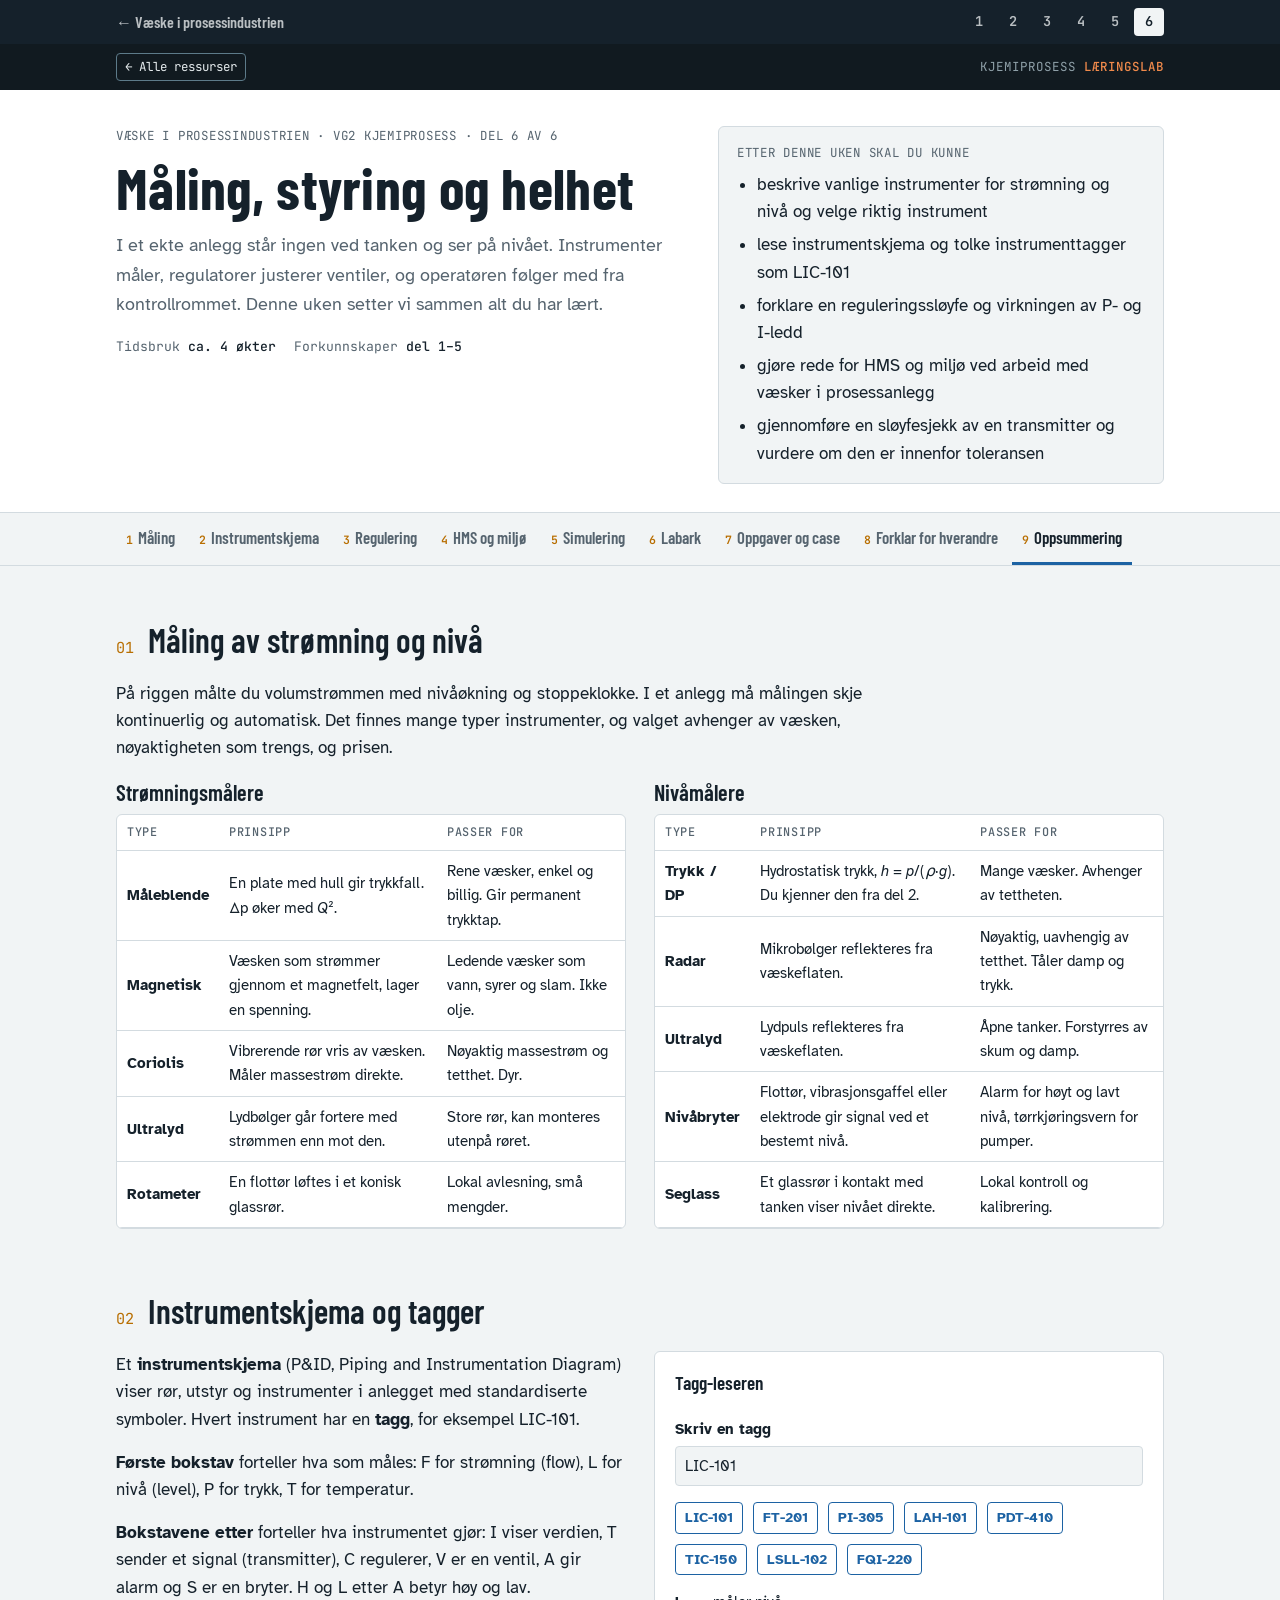
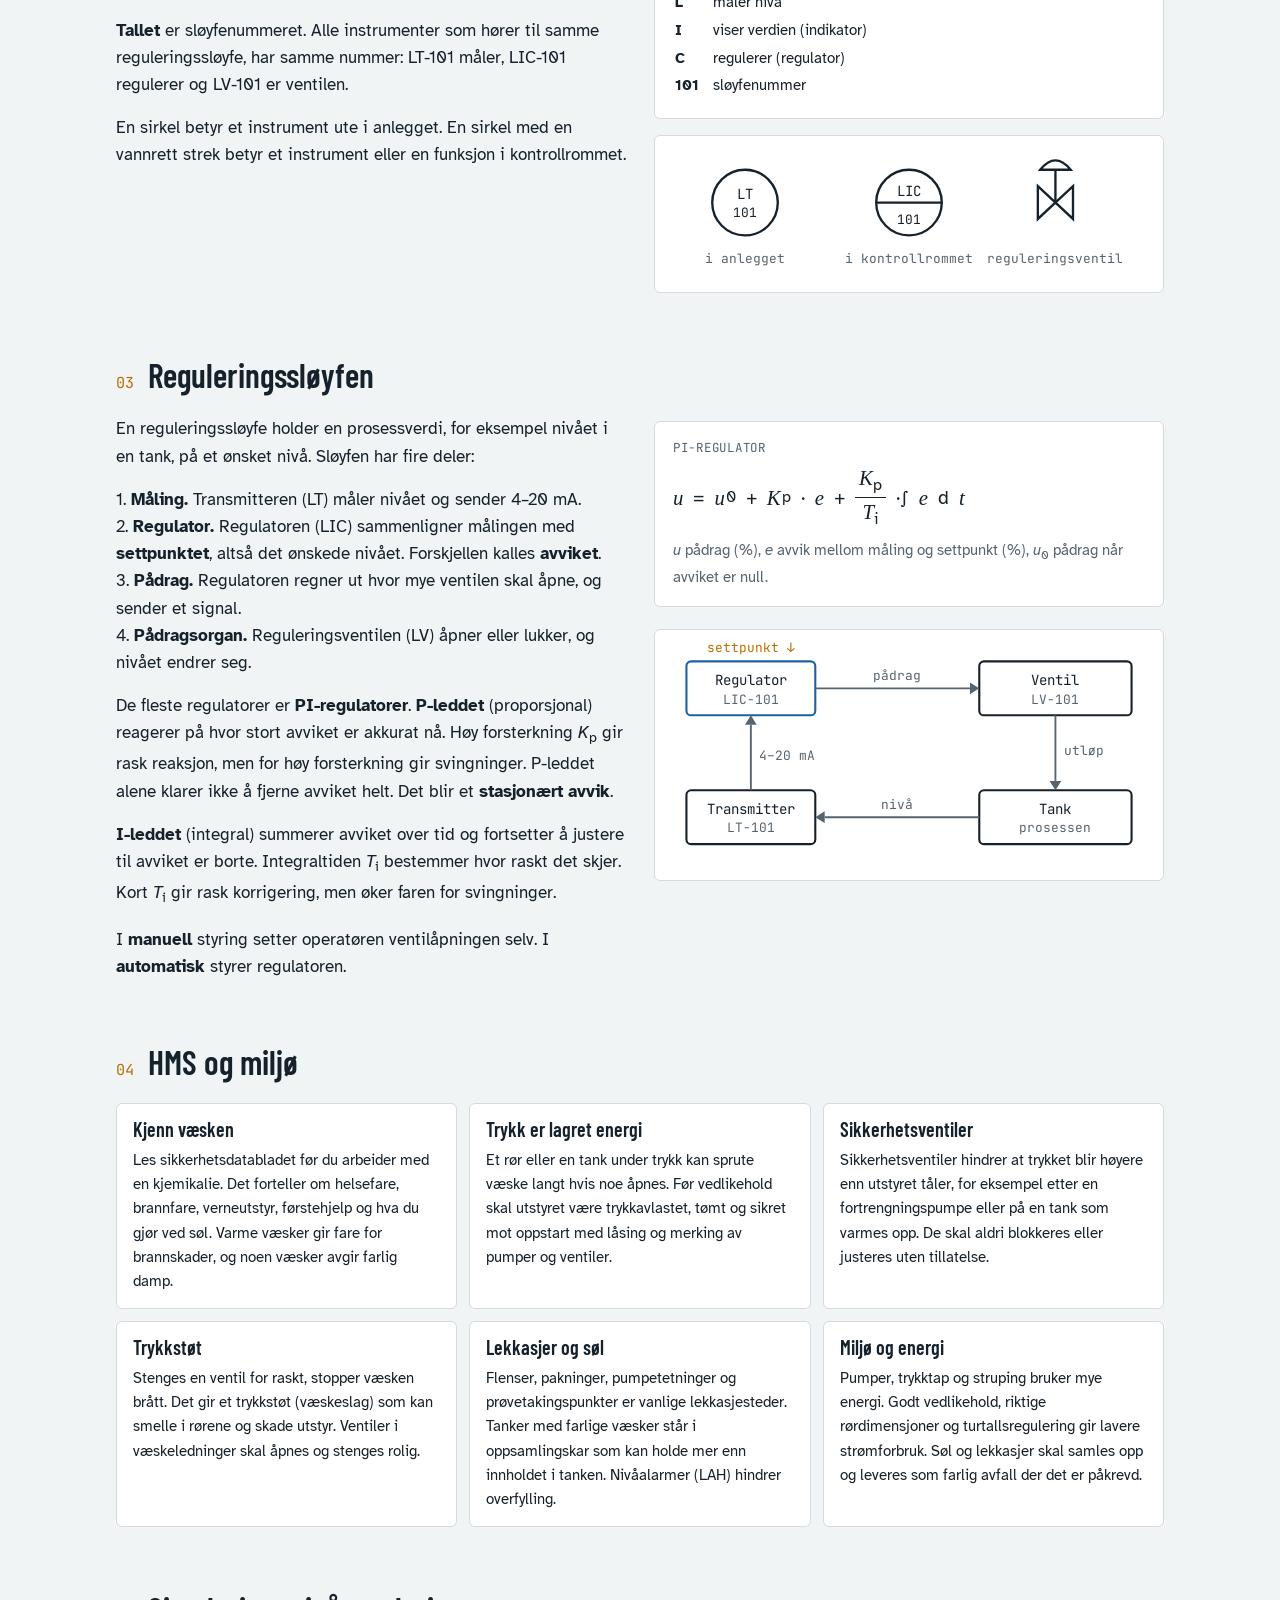
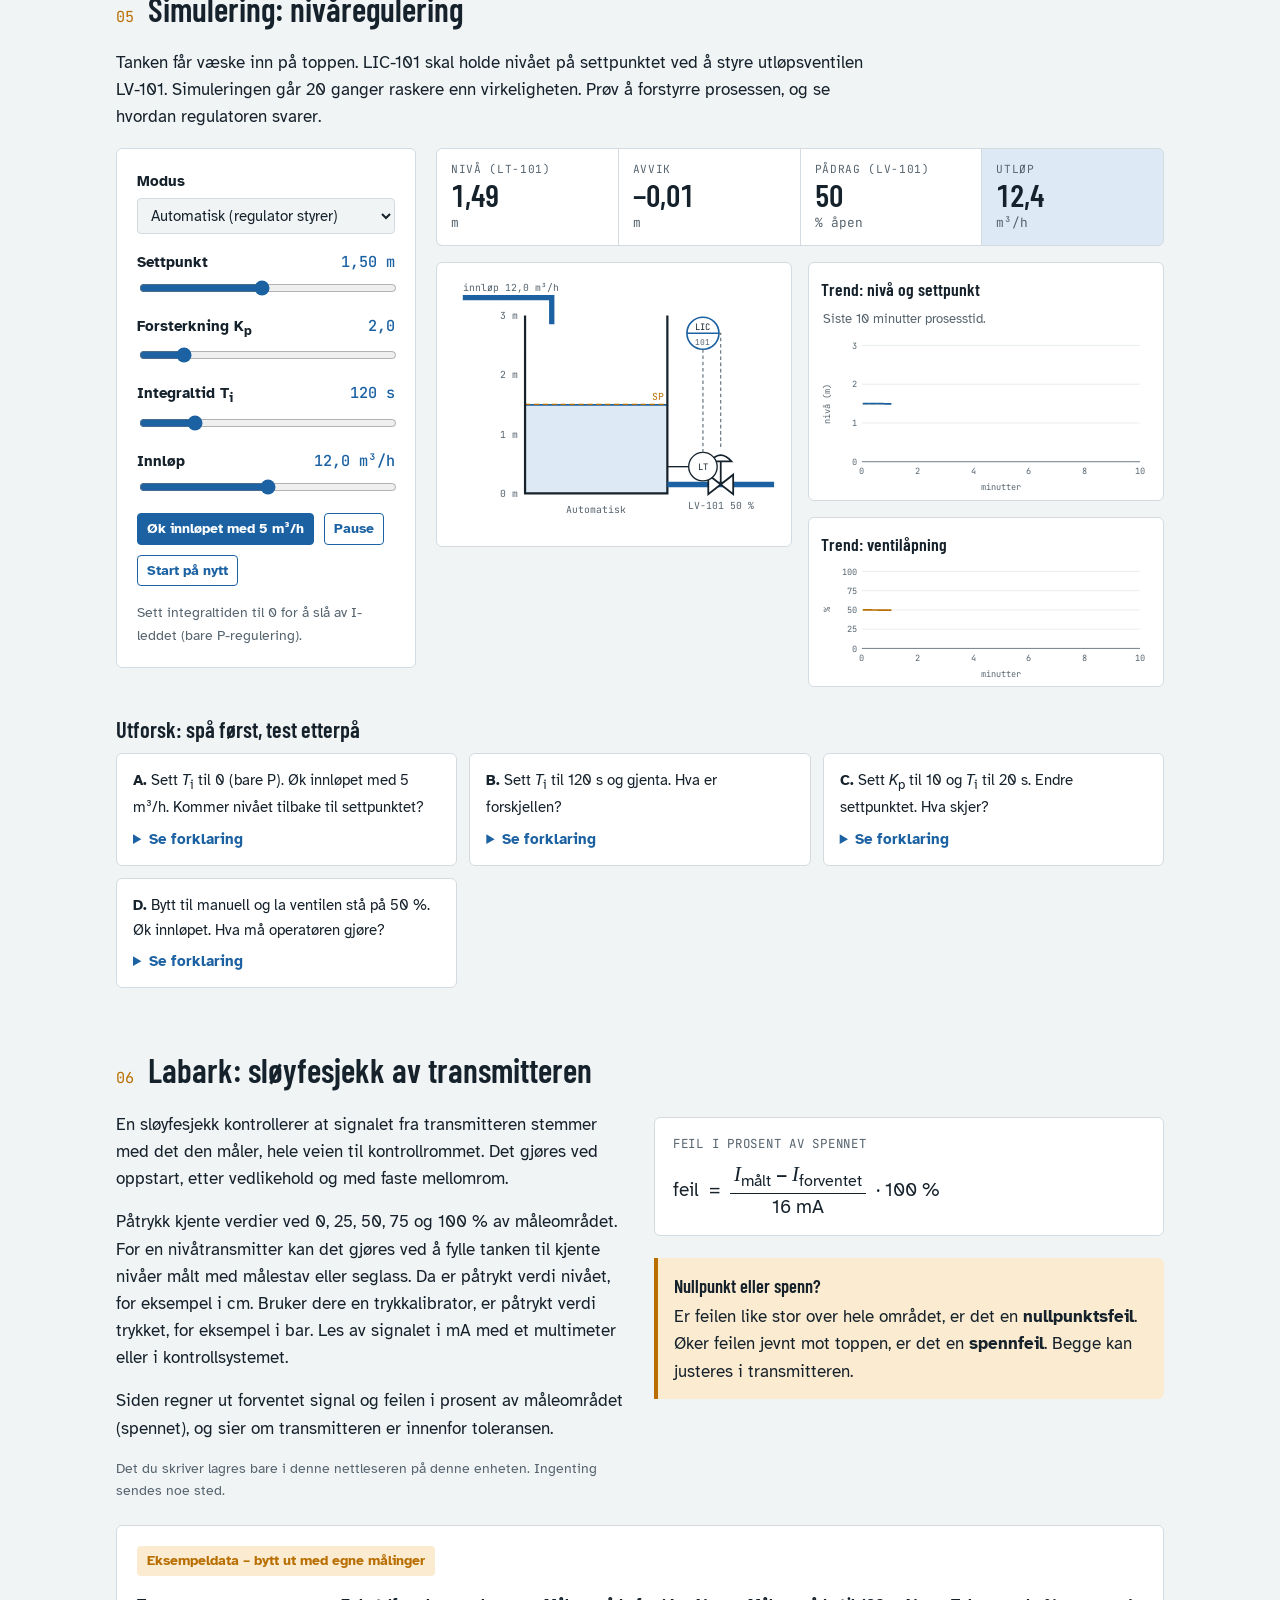
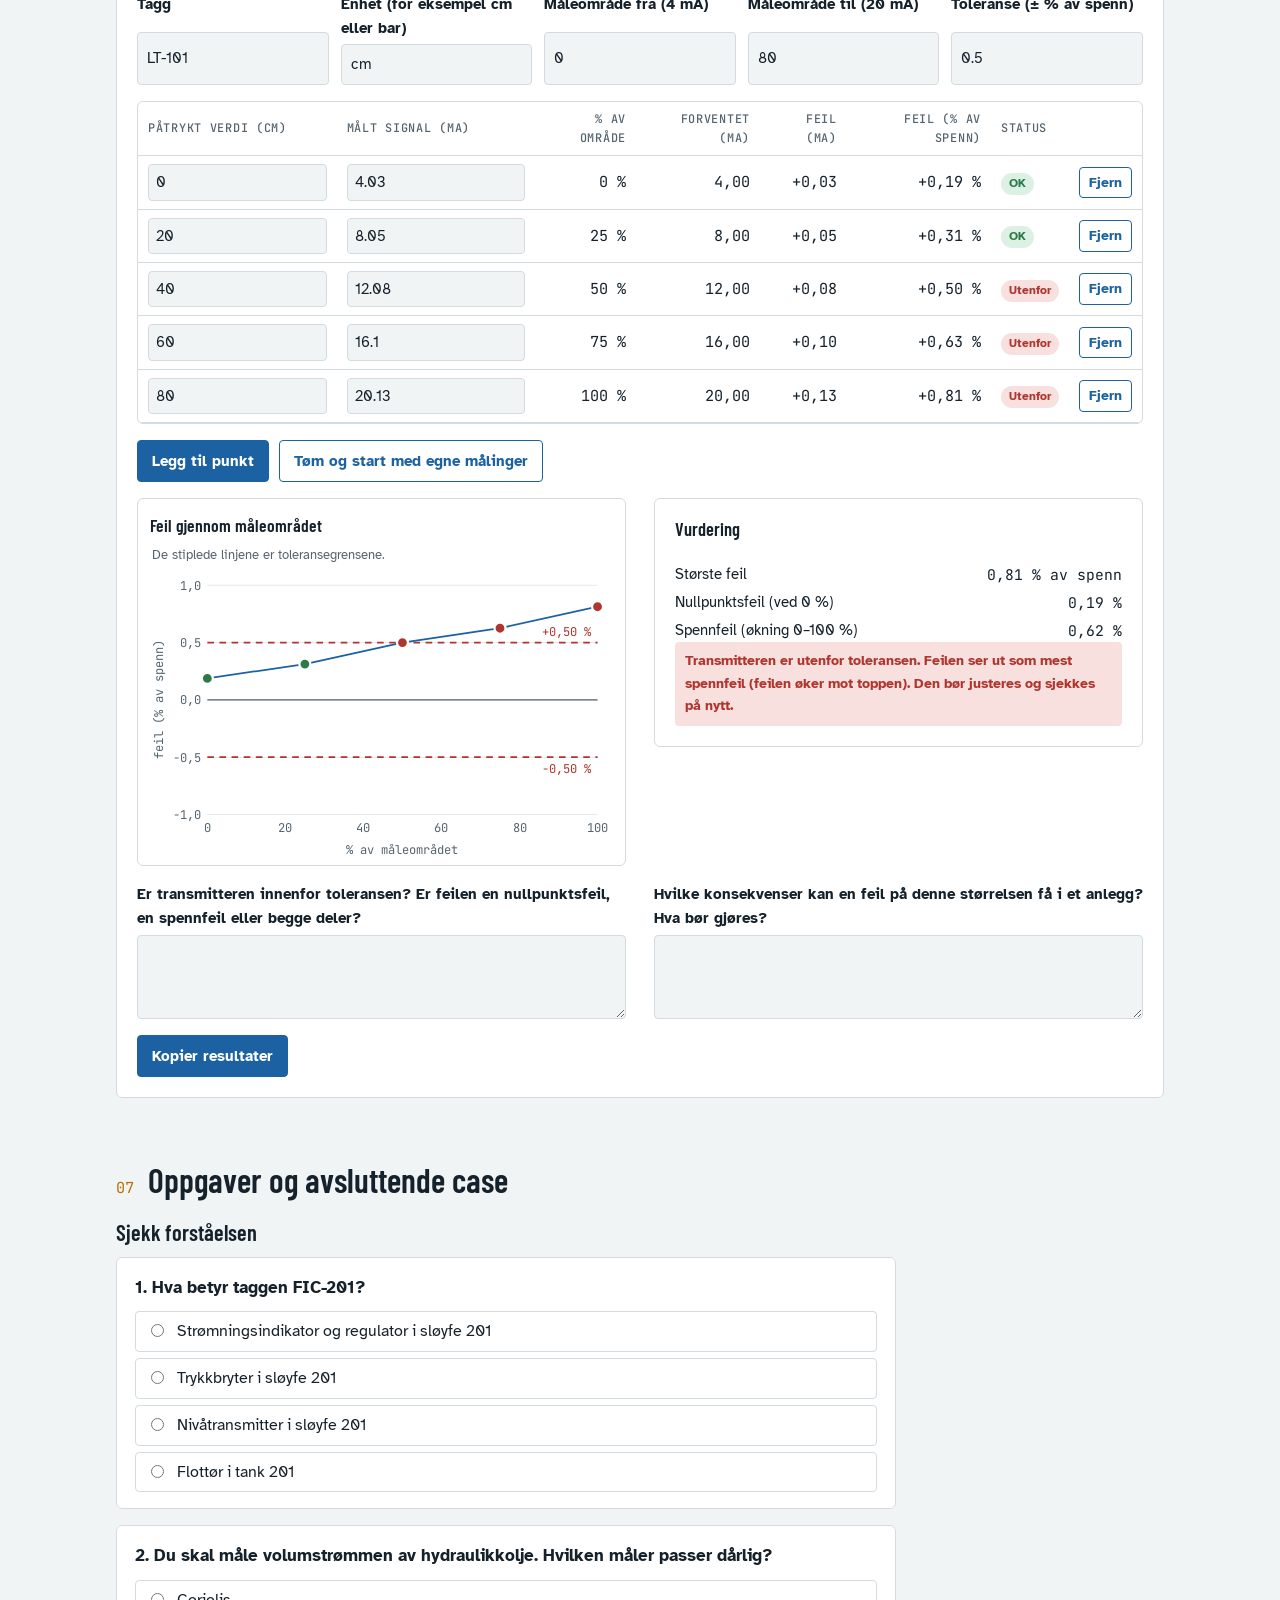
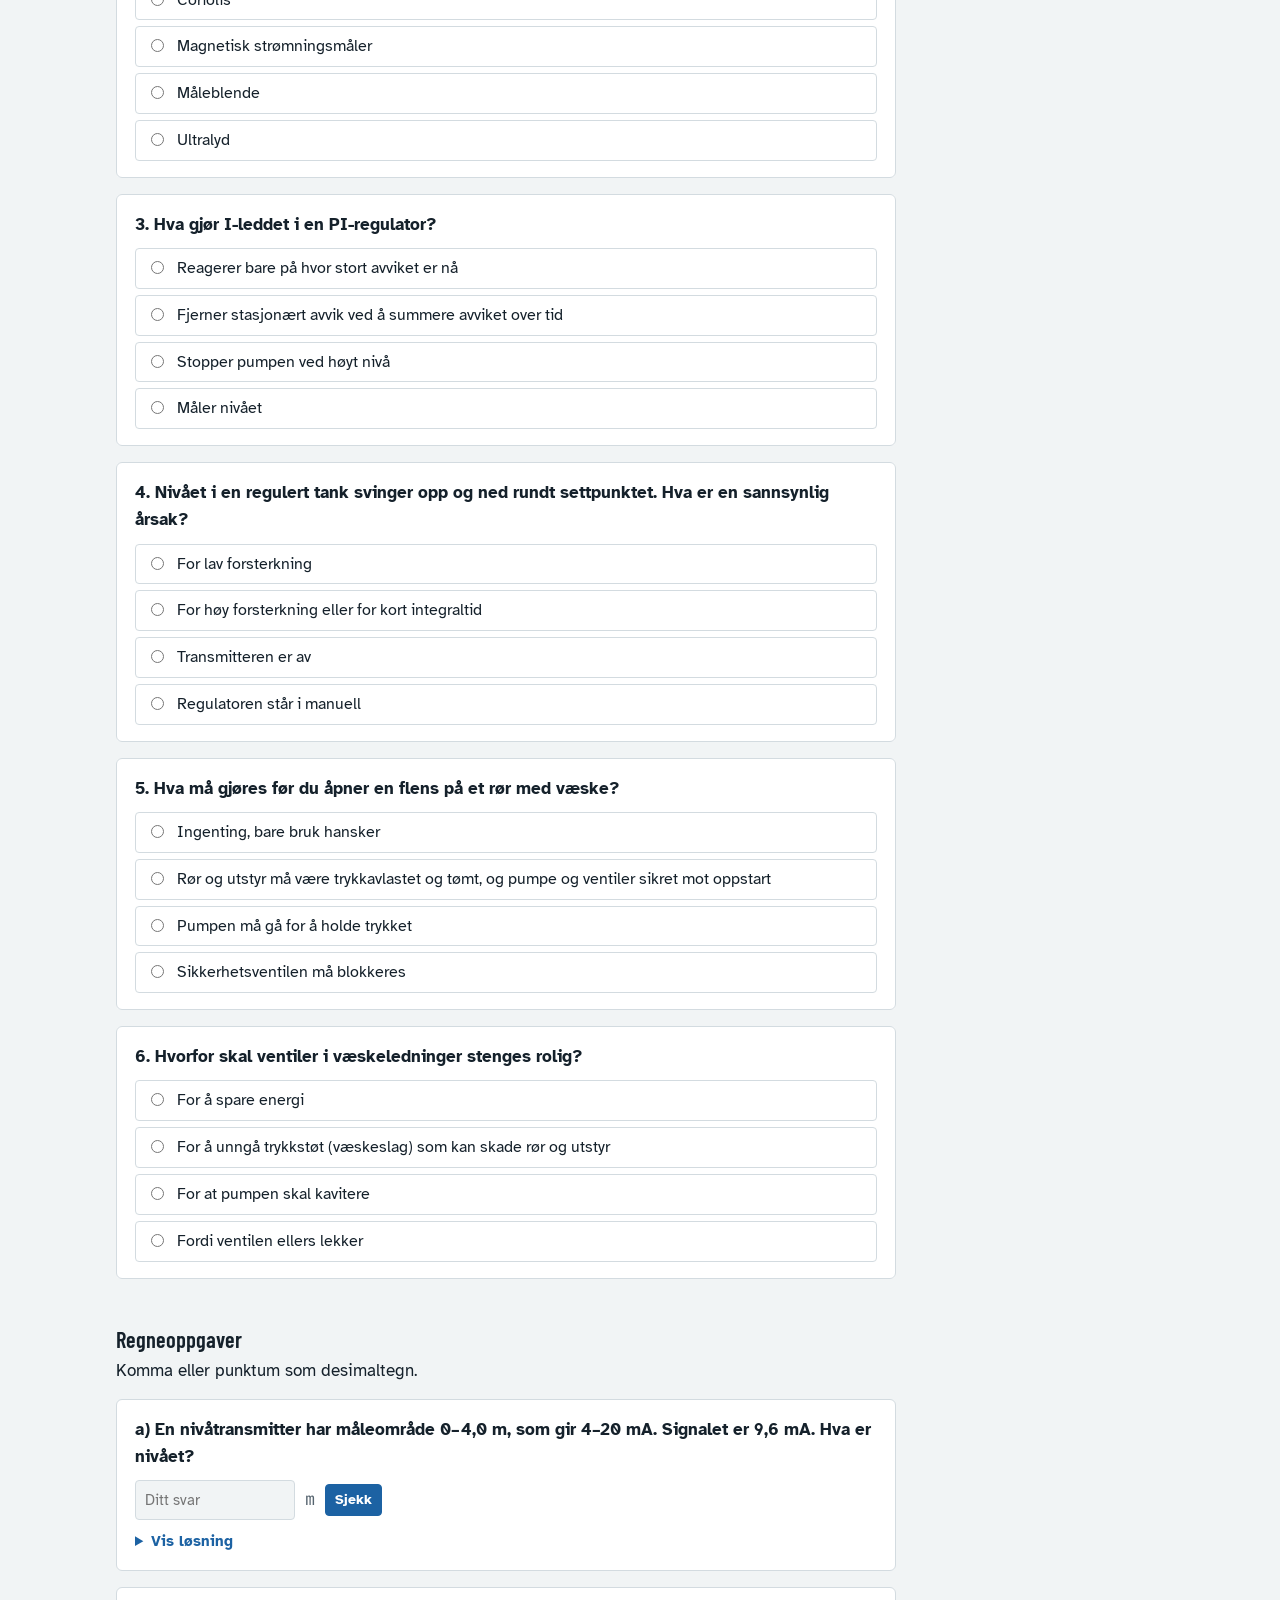
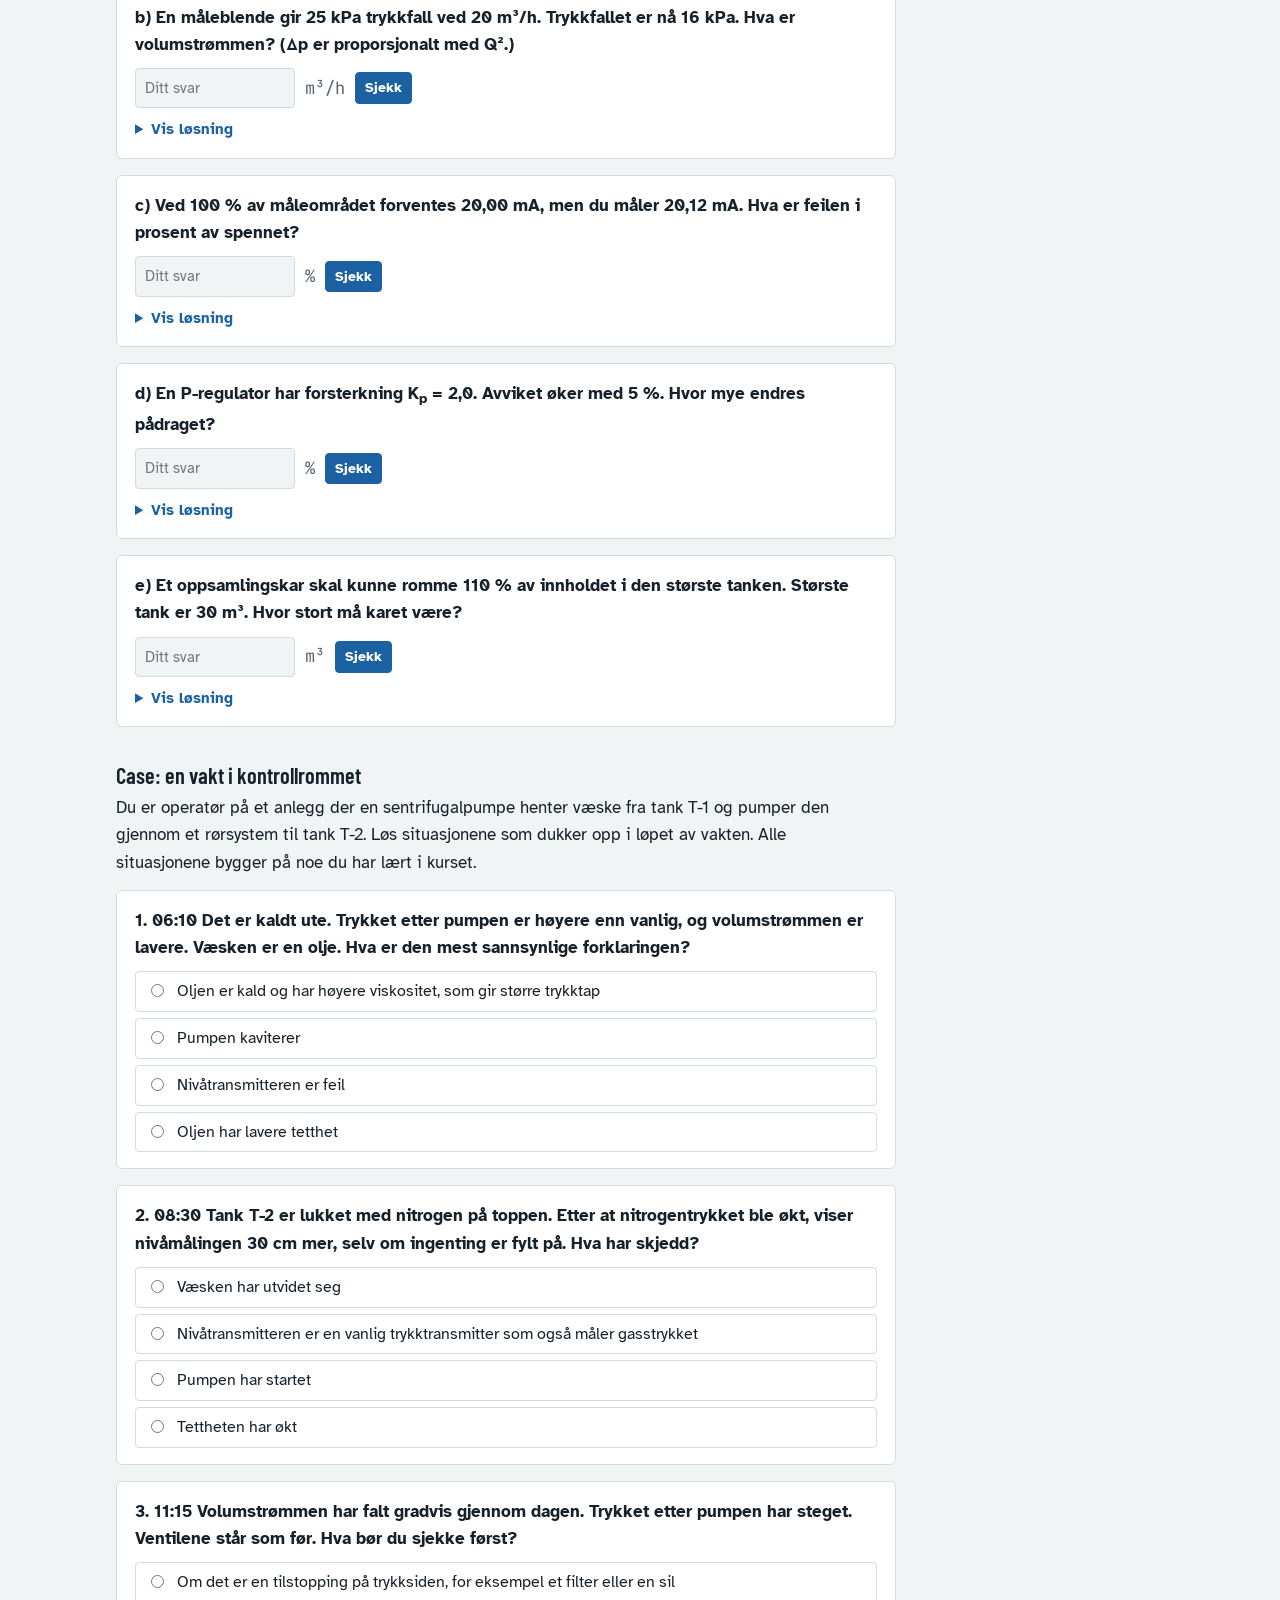
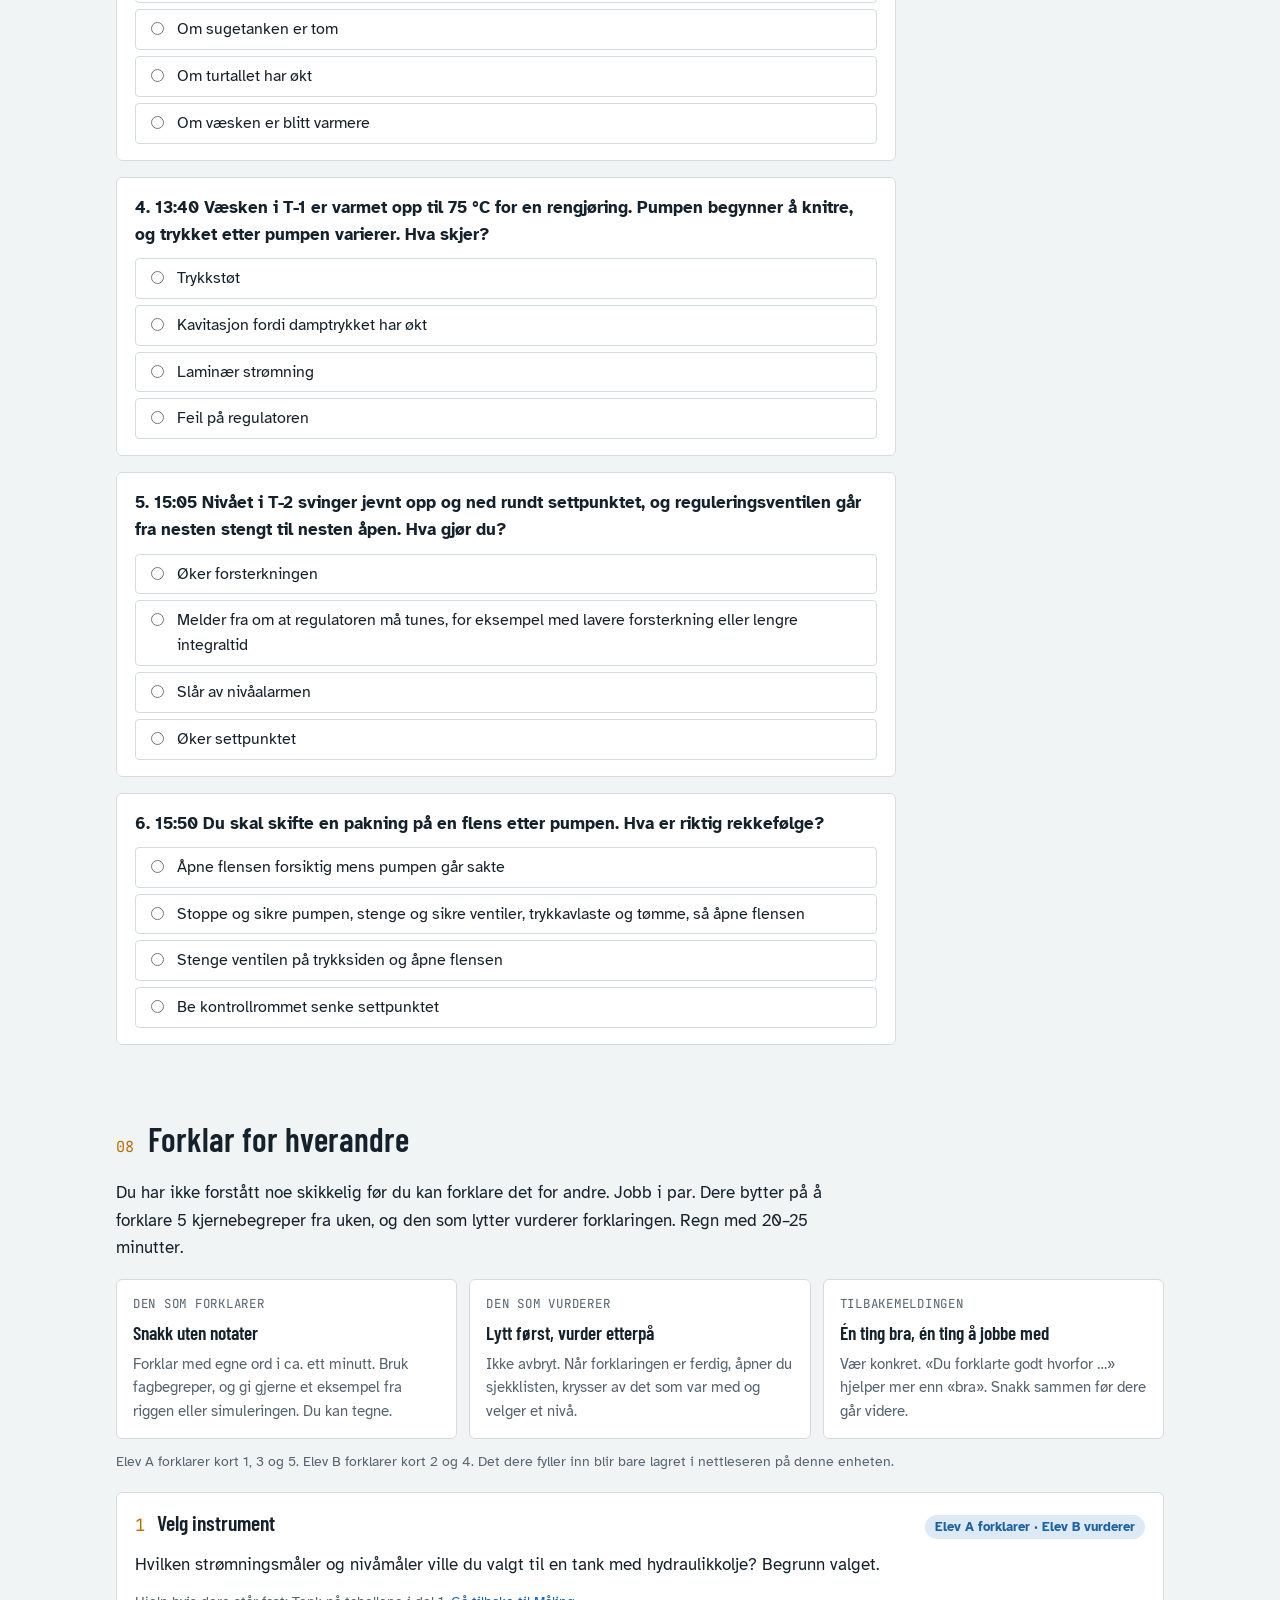
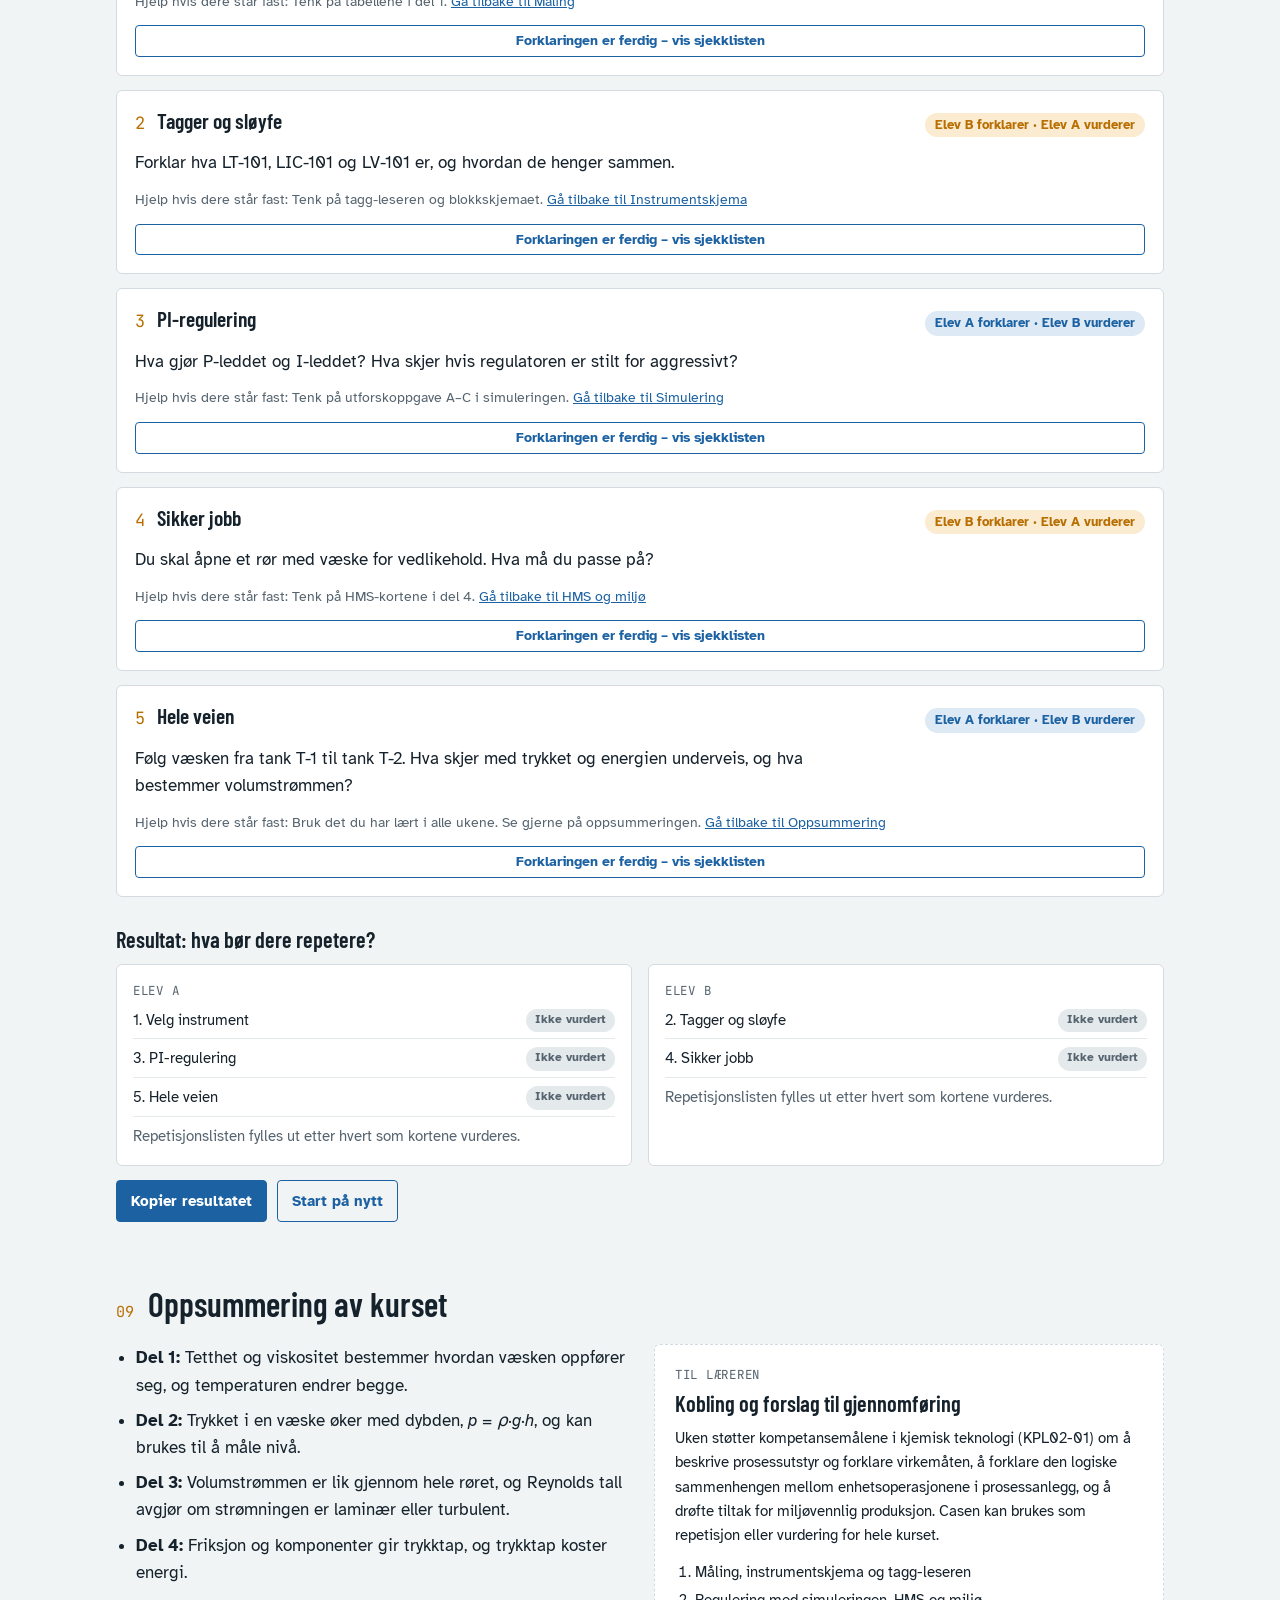
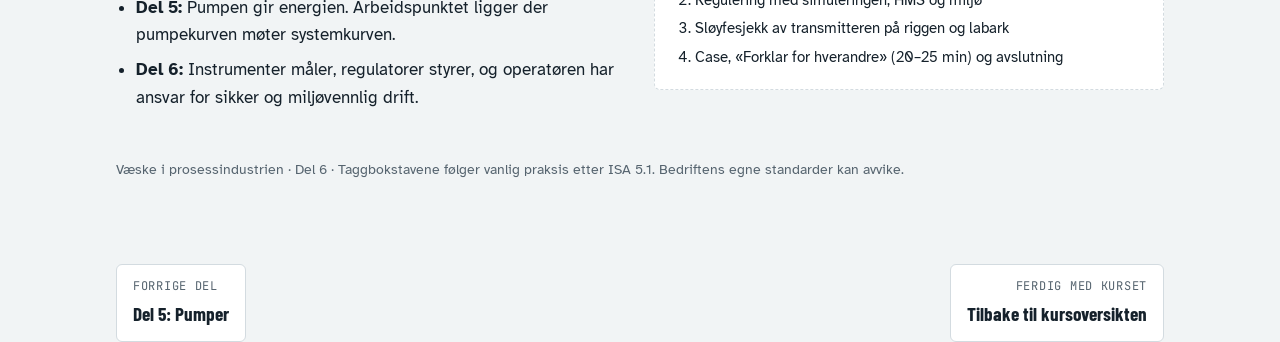
<file: vaeske/uke6.html>
<!doctype html>
<html lang="nb">
<head>
<meta charset="utf-8">
<meta name="viewport" content="width=device-width, initial-scale=1, viewport-fit=cover">
<meta name="claude:viewport-fit-sides" content="cover">
<title>Del 6: Måling, styring og helhet</title>
<link rel="preconnect" href="https://fonts.googleapis.com"><link rel="preconnect" href="https://fonts.gstatic.com" crossorigin><link rel="stylesheet" href="https://fonts.googleapis.com/css2?family=Atkinson+Hyperlegible:ital,wght@0,400;0,700;1,400&family=Barlow+Condensed:wght@500;600;700&family=JetBrains+Mono:wght@400;500&display=swap">
<link rel="stylesheet" href="kurs.css">

</head>
<body>
<div class="coursebar"><div class="wrap"><a href="index.html">← Væske i prosessindustrien</a><nav class="weeks" aria-label="Deler"><a href="uke1.html" title="Del 1: Væskers egenskaper">1</a><a href="uke2.html" title="Del 2: Trykk i væsker">2</a><a href="uke3.html" title="Del 3: Strømning i rør">3</a><a href="uke4.html" title="Del 4: Trykktap og energi i rørsystemer">4</a><a href="uke5.html" title="Del 5: Pumper">5</a><a href="uke6.html" title="Del 6: Måling, styring og helhet" aria-current="page">6</a></nav></div></div>
<div class="sitebar"><div class="wrap"><a href="../">← Alle ressurser</a><span>Kjemiprosess <b>læringslab</b></span></div></div>
<header class="top">
  <div class="wrap">
    <div>
      <div class="tag">Væske i prosessindustrien · Vg2 kjemiprosess · Del 6 av 6</div>
      <h1 style="margin-top:10px">Måling, styring og helhet</h1>
      <p class="lede">I et ekte anlegg står ingen ved tanken og ser på nivået. Instrumenter måler, regulatorer justerer ventiler, og operatøren følger med fra kontrollrommet. Denne uken setter vi sammen alt du har lært.</p>
      <div class="meta"><span>Tidsbruk <b>ca. 4 økter</b></span><span>Forkunnskaper <b>del 1–5</b></span></div>
    </div>
    <div class="goals">
      <div class="tag">Etter denne uken skal du kunne</div>
      <ul>
        <li>beskrive vanlige instrumenter for strømning og nivå og velge riktig instrument</li>
        <li>lese instrumentskjema og tolke instrumenttagger som LIC-101</li>
        <li>forklare en reguleringssløyfe og virkningen av P- og I-ledd</li>
        <li>gjøre rede for HMS og miljø ved arbeid med væsker i prosessanlegg</li>
        <li>gjennomføre en sløyfesjekk av en transmitter og vurdere om den er innenfor toleransen</li>
      </ul>
    </div>
  </div>
</header>

<nav class="toc" aria-label="Innhold"><div class="wrap"><ol id="toc">
  <li><a href="#maling"><span>1</span>Måling</a></li>
  <li><a href="#skjema"><span>2</span>Instrumentskjema</a></li>
  <li><a href="#regulering"><span>3</span>Regulering</a></li>
  <li><a href="#hms"><span>4</span>HMS og miljø</a></li>
  <li><a href="#simulering"><span>5</span>Simulering</a></li>
  <li><a href="#labark"><span>6</span>Labark</a></li>
  <li><a href="#oppgaver"><span>7</span>Oppgaver og case</a></li>
  <li><a href="#forklar"><span>8</span>Forklar for hverandre</a></li>
  <li><a href="#oppsummering"><span>9</span>Oppsummering</a></li>
</ol></div></nav>

<main>
<section id="maling">
  <div class="wrap">
    <div class="sechead"><span class="step">01</span><h2>Måling av strømning og nivå</h2></div>
    <div class="prose stack" style="margin-bottom:18px">
      <p>På riggen målte du volumstrømmen med nivåøkning og stoppeklokke. I et anlegg må målingen skje kontinuerlig og automatisk. Det finnes mange typer instrumenter, og valget avhenger av væsken, nøyaktigheten som trengs, og prisen.</p>
    </div>
    <div class="two">
      <div>
        <h3 style="margin-bottom:10px">Strømningsmålere</h3>
        <div class="tablebox"><table>
          <thead><tr><th>Type</th><th>Prinsipp</th><th>Passer for</th></tr></thead>
          <tbody>
            <tr><td><b>Måleblende</b></td><td>En plate med hull gir trykkfall. Δp øker med <var>Q</var>².</td><td>Rene væsker, enkel og billig. Gir permanent trykktap.</td></tr>
            <tr><td><b>Magnetisk</b></td><td>Væsken som strømmer gjennom et magnetfelt, lager en spenning.</td><td>Ledende væsker som vann, syrer og slam. Ikke olje.</td></tr>
            <tr><td><b>Coriolis</b></td><td>Vibrerende rør vris av væsken. Måler massestrøm direkte.</td><td>Nøyaktig massestrøm og tetthet. Dyr.</td></tr>
            <tr><td><b>Ultralyd</b></td><td>Lydbølger går fortere med strømmen enn mot den.</td><td>Store rør, kan monteres utenpå røret.</td></tr>
            <tr><td><b>Rotameter</b></td><td>En flottør løftes i et konisk glassrør.</td><td>Lokal avlesning, små mengder.</td></tr>
          </tbody></table></div>
      </div>
      <div>
        <h3 style="margin-bottom:10px">Nivåmålere</h3>
        <div class="tablebox"><table>
          <thead><tr><th>Type</th><th>Prinsipp</th><th>Passer for</th></tr></thead>
          <tbody>
            <tr><td><b>Trykk / DP</b></td><td>Hydrostatisk trykk, <var>h</var> = <var>p</var>/(<var>ρ</var>·<var>g</var>). Du kjenner den fra del 2.</td><td>Mange væsker. Avhenger av tettheten.</td></tr>
            <tr><td><b>Radar</b></td><td>Mikrobølger reflekteres fra væskeflaten.</td><td>Nøyaktig, uavhengig av tetthet. Tåler damp og trykk.</td></tr>
            <tr><td><b>Ultralyd</b></td><td>Lydpuls reflekteres fra væskeflaten.</td><td>Åpne tanker. Forstyrres av skum og damp.</td></tr>
            <tr><td><b>Nivåbryter</b></td><td>Flottør, vibrasjonsgaffel eller elektrode gir signal ved et bestemt nivå.</td><td>Alarm for høyt og lavt nivå, tørrkjøringsvern for pumper.</td></tr>
            <tr><td><b>Seglass</b></td><td>Et glassrør i kontakt med tanken viser nivået direkte.</td><td>Lokal kontroll og kalibrering.</td></tr>
          </tbody></table></div>
      </div>
    </div>
  </div>
</section>

<section id="skjema">
  <div class="wrap">
    <div class="sechead"><span class="step">02</span><h2>Instrumentskjema og tagger</h2></div>
    <div class="two">
      <div class="prose stack">
        <p>Et <b>instrumentskjema</b> (P&amp;ID, Piping and Instrumentation Diagram) viser rør, utstyr og instrumenter i anlegget med standardiserte symboler. Hvert instrument har en <b>tagg</b>, for eksempel LIC-101.</p>
        <p><b>Første bokstav</b> forteller hva som måles: F for strømning (flow), L for nivå (level), P for trykk, T for temperatur.</p>
        <p><b>Bokstavene etter</b> forteller hva instrumentet gjør: I viser verdien, T sender et signal (transmitter), C regulerer, V er en ventil, A gir alarm og S er en bryter. H og L etter A betyr høy og lav.</p>
        <p><b>Tallet</b> er sløyfenummeret. Alle instrumenter som hører til samme reguleringssløyfe, har samme nummer: LT-101 måler, LIC-101 regulerer og LV-101 er ventilen.</p>
        <p>En sirkel betyr et instrument ute i anlegget. En sirkel med en vannrett strek betyr et instrument eller en funksjon i kontrollrommet.</p>
      </div>
      <div class="stack">
        <div class="panel stack">
          <h3 style="font-size:1.2rem">Tagg-leseren</h3>
          <div class="ctrl"><label for="tagIn">Skriv en tagg</label><input type="text" id="tagIn" value="LIC-101" autocomplete="off" spellcheck="false"></div>
          <div class="btnrow" id="tagEx"></div>
          <div id="tagOut" class="stack" style="gap:6px"></div>
        </div>
        <div class="schem"><svg viewBox="0 0 420 120" role="img" aria-label="Symbol for feltinstrument og instrument i kontrollrommet" style="min-width:0">
          <circle cx="70" cy="50" r="28" fill="var(--surface)" stroke="var(--ink)" stroke-width="2"/><text x="70" y="47" text-anchor="middle" style="fill:var(--ink);font-size:12px">LT</text><text x="70" y="62" text-anchor="middle" style="fill:var(--ink);font-size:11px">101</text>
          <text x="70" y="102" text-anchor="middle">i anlegget</text>
          <circle cx="210" cy="50" r="28" fill="var(--surface)" stroke="var(--ink)" stroke-width="2"/><line x1="182" y1="50" x2="238" y2="50" stroke="var(--ink)" stroke-width="2"/><text x="210" y="44" text-anchor="middle" style="fill:var(--ink);font-size:12px">LIC</text><text x="210" y="68" text-anchor="middle" style="fill:var(--ink);font-size:11px">101</text>
          <text x="210" y="102" text-anchor="middle">i kontrollrommet</text>
          <path d="M320 36 L350 64 L350 36 L320 64 Z" fill="var(--surface)" stroke="var(--ink)" stroke-width="2"/><path d="M335 50 V22 M322 22 Q335 6 348 22 Z" fill="var(--surface)" stroke="var(--ink)" stroke-width="2"/>
          <text x="335" y="102" text-anchor="middle">reguleringsventil</text>
        </svg></div>
      </div>
    </div>
  </div>
</section>

<section id="regulering">
  <div class="wrap">
    <div class="sechead"><span class="step">03</span><h2>Reguleringssløyfen</h2></div>
    <div class="two">
      <div class="prose stack">
        <p>En reguleringssløyfe holder en prosessverdi, for eksempel nivået i en tank, på et ønsket nivå. Sløyfen har fire deler:</p>
        <p>1. <b>Måling.</b> Transmitteren (LT) måler nivået og sender 4–20 mA.<br>2. <b>Regulator.</b> Regulatoren (LIC) sammenligner målingen med <b>settpunktet</b>, altså det ønskede nivået. Forskjellen kalles <b>avviket</b>.<br>3. <b>Pådrag.</b> Regulatoren regner ut hvor mye ventilen skal åpne, og sender et signal.<br>4. <b>Pådragsorgan.</b> Reguleringsventilen (LV) åpner eller lukker, og nivået endrer seg.</p>
        <p>De fleste regulatorer er <b>PI-regulatorer</b>. <b>P-leddet</b> (proporsjonal) reagerer på hvor stort avviket er akkurat nå. Høy forsterkning <var>K</var><sub>p</sub> gir rask reaksjon, men for høy forsterkning gir svingninger. P-leddet alene klarer ikke å fjerne avviket helt. Det blir et <b>stasjonært avvik</b>.</p>
        <p><b>I-leddet</b> (integral) summerer avviket over tid og fortsetter å justere til avviket er borte. Integraltiden <var>T</var><sub>i</sub> bestemmer hvor raskt det skjer. Kort <var>T</var><sub>i</sub> gir rask korrigering, men øker faren for svingninger.</p>
        <p>I <b>manuell</b> styring setter operatøren ventilåpningen selv. I <b>automatisk</b> styrer regulatoren.</p>
      </div>
      <div class="stack">
        <div class="formula" role="img" aria-label="Pådrag u er lik K p ganger avvik e pluss K p delt på T i ganger integralet av e">
          <div class="tag" style="margin-bottom:8px">PI-regulator</div>
          <div class="eq"><var>u</var><span>=</span><var>u</var><sub>0</sub><span>+</span><var>K</var><sub>p</sub><span>·</span><var>e</var><span>+</span><span class="frac"><span><var>K</var><sub>p</sub></span><span><var>T</var><sub>i</sub></span></span><span>·∫</span><var>e</var><span>d</span><var>t</var></div>
          <p class="note"><var>u</var> pådrag (%), <var>e</var> avvik mellom måling og settpunkt (%), <var>u</var><sub>0</sub> pådrag når avviket er null.</p>
        </div>
        <div class="schem"><svg id="loopSvg" viewBox="0 0 420 200" role="img" aria-label="Blokkskjema for en reguleringssløyfe" style="min-width:0"></svg></div>
      </div>
    </div>
  </div>
</section>

<section id="hms">
  <div class="wrap">
    <div class="sechead"><span class="step">04</span><h2>HMS og miljø</h2></div>
    <div class="explore">
      <div class="task"><h3 style="font-size:1.25rem">Kjenn væsken</h3><p>Les sikkerhetsdatabladet før du arbeider med en kjemikalie. Det forteller om helsefare, brannfare, verneutstyr, førstehjelp og hva du gjør ved søl. Varme væsker gir fare for brannskader, og noen væsker avgir farlig damp.</p></div>
      <div class="task"><h3 style="font-size:1.25rem">Trykk er lagret energi</h3><p>Et rør eller en tank under trykk kan sprute væske langt hvis noe åpnes. Før vedlikehold skal utstyret være trykkavlastet, tømt og sikret mot oppstart med låsing og merking av pumper og ventiler.</p></div>
      <div class="task"><h3 style="font-size:1.25rem">Sikkerhetsventiler</h3><p>Sikkerhetsventiler hindrer at trykket blir høyere enn utstyret tåler, for eksempel etter en fortrengningspumpe eller på en tank som varmes opp. De skal aldri blokkeres eller justeres uten tillatelse.</p></div>
      <div class="task"><h3 style="font-size:1.25rem">Trykkstøt</h3><p>Stenges en ventil for raskt, stopper væsken brått. Det gir et trykkstøt (væskeslag) som kan smelle i rørene og skade utstyr. Ventiler i væskeledninger skal åpnes og stenges rolig.</p></div>
      <div class="task"><h3 style="font-size:1.25rem">Lekkasjer og søl</h3><p>Flenser, pakninger, pumpetetninger og prøvetakingspunkter er vanlige lekkasjesteder. Tanker med farlige væsker står i oppsamlingskar som kan holde mer enn innholdet i tanken. Nivåalarmer (LAH) hindrer overfylling.</p></div>
      <div class="task"><h3 style="font-size:1.25rem">Miljø og energi</h3><p>Pumper, trykktap og struping bruker mye energi. Godt vedlikehold, riktige rørdimensjoner og turtallsregulering gir lavere strømforbruk. Søl og lekkasjer skal samles opp og leveres som farlig avfall der det er påkrevd.</p></div>
    </div>
  </div>
</section>

<section id="simulering">
  <div class="wrap">
    <div class="sechead"><span class="step">05</span><h2>Simulering: nivåregulering</h2></div>
    <p class="prose" style="margin-bottom:18px">Tanken får væske inn på toppen. LIC-101 skal holde nivået på settpunktet ved å styre utløpsventilen LV-101. Simuleringen går 20 ganger raskere enn virkeligheten. Prøv å forstyrre prosessen, og se hvordan regulatoren svarer.</p>
    <div class="sim">
      <div class="panel controls">
        <div class="ctrl"><label for="rMode">Modus</label><select id="rMode"><option value="auto">Automatisk (regulator styrer)</option><option value="man">Manuell (du styrer ventilen)</option></select></div>
        <div class="ctrl"><label for="rSP">Settpunkt <output id="rSPo"></output></label><input type="range" id="rSP" min="0.5" max="2.6" step="0.05" value="1.5"></div>
        <div class="ctrl" id="rManW"><label for="rMan">Ventilåpning (manuell) <output id="rMano"></output></label><input type="range" id="rMan" min="0" max="100" step="1" value="50"></div>
        <div class="ctrl"><label for="rKp"><span>Forsterkning K<sub>p</sub></span> <output id="rKpo"></output></label><input type="range" id="rKp" min="0.2" max="12" step="0.1" value="2"></div>
        <div class="ctrl"><label for="rTi"><span>Integraltid T<sub>i</sub></span> <output id="rTio"></output></label><input type="range" id="rTi" min="0" max="600" step="10" value="120"></div>
        <div class="ctrl"><label for="rQ">Innløp <output id="rQo"></output></label><input type="range" id="rQ" min="0" max="24" step="0.5" value="12"></div>
        <div class="btnrow">
          <button type="button" class="small" id="rStep">Øk innløpet med 5 m³/h</button>
          <button type="button" class="small ghost" id="rPause">Pause</button>
          <button type="button" class="small ghost" id="rReset">Start på nytt</button>
        </div>
        <p class="status">Sett integraltiden til 0 for å slå av I-leddet (bare P-regulering).</p>
      </div>
      <div class="stack" style="min-width:0">
        <div class="gauges">
          <div class="gauge"><div class="k">Nivå (LT-101)</div><div class="val" id="rgL"></div><div class="sub">m</div></div>
          <div class="gauge"><div class="k">Avvik</div><div class="val" id="rgE"></div><div class="sub">m</div></div>
          <div class="gauge"><div class="k">Pådrag (LV-101)</div><div class="val" id="rgU"></div><div class="sub">% åpen</div></div>
          <div class="gauge total"><div class="k">Utløp</div><div class="val" id="rgQ"></div><div class="sub">m³/h</div></div>
        </div>
        <div class="two" style="gap:16px">
          <div class="schem"><svg id="rSvg" viewBox="0 0 380 300" role="img" aria-label="Tank med nivåregulering" style="min-width:0"></svg></div>
          <div class="stack">
            <div class="chart"><h4>Trend: nivå og settpunkt</h4><div class="cap">Siste 10 minutter prosesstid.</div><svg id="rTrL" viewBox="0 0 420 200"></svg></div>
            <div class="chart"><h4>Trend: ventilåpning</h4><svg id="rTrU" viewBox="0 0 420 150"></svg></div>
          </div>
        </div>
      </div>
    </div>
    <h3 style="margin:30px 0 12px">Utforsk: spå først, test etterpå</h3>
    <div class="explore">
      <div class="task"><p><b>A.</b> Sett <var>T</var><sub>i</sub> til 0 (bare P). Øk innløpet med 5 m³/h. Kommer nivået tilbake til settpunktet?</p>
        <details><summary>Se forklaring</summary><div class="ans">Nei. Nivået legger seg litt over settpunktet. Det er det stasjonære avviket: Regulatoren trenger et avvik for å holde ventilen mer åpen. Høyere <var>K</var><sub>p</sub> gir mindre avvik, men fjerner det ikke.</div></details></div>
      <div class="task"><p><b>B.</b> Sett <var>T</var><sub>i</sub> til 120 s og gjenta. Hva er forskjellen?</p>
        <details><summary>Se forklaring</summary><div class="ans">I-leddet fortsetter å åpne ventilen så lenge det er et avvik, og nivået går tilbake til settpunktet.</div></details></div>
      <div class="task"><p><b>C.</b> Sett <var>K</var><sub>p</sub> til 10 og <var>T</var><sub>i</sub> til 20 s. Endre settpunktet. Hva skjer?</p>
        <details><summary>Se forklaring</summary><div class="ans">Nivået svinger fordi regulatoren reagerer for kraftig og for raskt. Ventilen slår fra side til side. Det sliter på utstyret og forstyrrer prosessen videre. Å stille inn regulatoren riktig kalles tuning.</div></details></div>
      <div class="task"><p><b>D.</b> Bytt til manuell og la ventilen stå på 50 %. Øk innløpet. Hva må operatøren gjøre?</p>
        <details><summary>Se forklaring</summary><div class="ans">Nivået stiger til utløpet blir like stort som innløpet, eller til tanken går full og høynivåalarmen (LAH) går. Operatøren må selv åpne ventilen og følge med hele tiden. Det er derfor vi har automatisk regulering.</div></details></div>
    </div>
  </div>
</section>

<section id="labark">
  <div class="wrap">
    <div class="sechead"><span class="step">06</span><h2>Labark: sløyfesjekk av transmitteren</h2></div>
    <div class="two" style="margin-bottom:22px">
      <div class="prose stack">
        <p>En sløyfesjekk kontrollerer at signalet fra transmitteren stemmer med det den måler, hele veien til kontrollrommet. Det gjøres ved oppstart, etter vedlikehold og med faste mellomrom.</p>
        <p>Påtrykk kjente verdier ved 0, 25, 50, 75 og 100 % av måleområdet. For en nivåtransmitter kan det gjøres ved å fylle tanken til kjente nivåer målt med målestav eller seglass. Da er påtrykt verdi nivået, for eksempel i cm. Bruker dere en trykkalibrator, er påtrykt verdi trykket, for eksempel i bar. Les av signalet i mA med et multimeter eller i kontrollsystemet.</p>
        <p>Siden regner ut forventet signal og feilen i prosent av måleområdet (spennet), og sier om transmitteren er innenfor toleransen.</p>
        <p class="status">Det du skriver lagres bare i denne nettleseren på denne enheten. Ingenting sendes noe sted.</p>
      </div>
      <div class="stack">
        <div class="formula" role="img" aria-label="Feil i prosent av spennet">
          <div class="tag" style="margin-bottom:8px">Feil i prosent av spennet</div>
          <div class="eq"><span>feil</span><span>=</span><span class="frac"><span><var>I</var><sub>målt</sub> − <var>I</var><sub>forventet</sub></span><span>16 mA</span></span><span>· 100 %</span></div>
        </div>
        <div class="callout"><b>Nullpunkt eller spenn?</b>Er feilen like stor over hele området, er det en <strong>nullpunktsfeil</strong>. Øker feilen jevnt mot toppen, er det en <strong>spennfeil</strong>. Begge kan justeres i transmitteren.</div>
      </div>
    </div>
    <div class="panel lab stack">
      <div class="btnrow"><span class="example" id="cEx">Eksempeldata – bytt ut med egne målinger</span></div>
      <div class="labgrid">
        <div class="ctrl"><label for="cTag">Tagg</label><input type="text" id="cTag"></div>
        <div class="ctrl"><label for="cUnit">Enhet (for eksempel cm eller bar)</label><input type="text" id="cUnit"></div>
        <div class="ctrl"><label for="cMin">Måleområde fra (4 mA)</label><input type="number" id="cMin" step="any"></div>
        <div class="ctrl"><label for="cMax">Måleområde til (20 mA)</label><input type="number" id="cMax" step="any"></div>
        <div class="ctrl"><label for="cTol">Toleranse (± % av spenn)</label><input type="number" id="cTol" step="0.05"></div>
      </div>
      <div class="tablebox"><table>
        <thead><tr><th id="cValH">Påtrykt verdi</th><th>Målt signal (mA)</th><th class="r">% av område</th><th class="r">Forventet (mA)</th><th class="r">Feil (mA)</th><th class="r">Feil (% av spenn)</th><th>Status</th><th></th></tr></thead>
        <tbody id="cRows"></tbody></table></div>
      <div class="btnrow">
        <button type="button" id="cAdd">Legg til punkt</button>
        <button type="button" class="ghost" id="cClear">Tøm og start med egne målinger</button>
        <span class="status" id="cClearC" hidden>Sikker? <button type="button" class="small" id="cClearY">Ja, tøm</button> <button type="button" class="small ghost" id="cClearN">Avbryt</button></span>
      </div>
      <div class="two">
        <div class="chart"><h4>Feil gjennom måleområdet</h4><div class="cap">De stiplede linjene er toleransegrensene.</div><svg id="cChart" viewBox="0 0 420 260"></svg></div>
        <div class="panel stack"><h3 style="font-size:1.15rem">Vurdering</h3><div id="cVerdict"></div></div>
      </div>
      <div class="two">
        <div class="ctrl"><label for="cR1">Er transmitteren innenfor toleransen? Er feilen en nullpunktsfeil, en spennfeil eller begge deler?</label><textarea id="cR1"></textarea></div>
        <div class="ctrl"><label for="cR2">Hvilke konsekvenser kan en feil på denne størrelsen få i et anlegg? Hva bør gjøres?</label><textarea id="cR2"></textarea></div>
      </div>
      <div class="btnrow"><button type="button" id="cCopy">Kopier resultater</button><span class="status" id="cCopied" role="status"></span></div>
      <textarea id="cFb" hidden readonly style="min-height:160px;font-family:var(--f-mono);font-size:.8rem"></textarea>
    </div>
  </div>
</section>

<section id="oppgaver">
  <div class="wrap">
    <div class="sechead"><span class="step">07</span><h2>Oppgaver og avsluttende case</h2></div>
    <h3 style="margin-bottom:12px">Sjekk forståelsen</h3>
    <div class="stack" id="quiz" style="max-width:780px"></div>
    <div class="btnrow" style="margin-top:12px"><span class="score" id="qScore"></span></div>
    <h3 style="margin:36px 0 6px">Regneoppgaver</h3>
    <p class="prose" style="margin-bottom:14px">Komma eller punktum som desimaltegn.</p>
    <div class="stack" id="calcs" style="max-width:780px"></div>
    <h3 style="margin:36px 0 6px">Case: en vakt i kontrollrommet</h3>
    <p class="prose" style="margin-bottom:14px">Du er operatør på et anlegg der en sentrifugalpumpe henter væske fra tank T-1 og pumper den gjennom et rørsystem til tank T-2. Løs situasjonene som dukker opp i løpet av vakten. Alle situasjonene bygger på noe du har lært i kurset.</p>
    <div class="stack" id="case" style="max-width:780px"></div>
    <div class="btnrow" style="margin-top:12px"><span class="score" id="caseScore"></span></div>
  </div>
</section>

<section id="forklar">
  <div class="wrap">
    <div class="sechead"><span class="step">08</span><h2>Forklar for hverandre</h2></div>
    <div id="peer"></div>
  </div>
</section>

<section id="oppsummering">
  <div class="wrap">
    <div class="sechead"><span class="step">09</span><h2>Oppsummering av kurset</h2></div>
    <div class="two">
      <div class="summary prose">
        <ul>
          <li><b>Del 1:</b> Tetthet og viskositet bestemmer hvordan væsken oppfører seg, og temperaturen endrer begge.</li>
          <li><b>Del 2:</b> Trykket i en væske øker med dybden, <var>p</var> = <var>ρ</var>·<var>g</var>·<var>h</var>, og kan brukes til å måle nivå.</li>
          <li><b>Del 3:</b> Volumstrømmen er lik gjennom hele røret, og Reynolds tall avgjør om strømningen er laminær eller turbulent.</li>
          <li><b>Del 4:</b> Friksjon og komponenter gir trykktap, og trykktap koster energi.</li>
          <li><b>Del 5:</b> Pumpen gir energien. Arbeidspunktet ligger der pumpekurven møter systemkurven.</li>
          <li><b>Del 6:</b> Instrumenter måler, regulatorer styrer, og operatøren har ansvar for sikker og miljøvennlig drift.</li>
        </ul>
      </div>
      <div class="teacher">
        <div class="tag">Til læreren</div>
        <h3 style="margin:6px 0 10px">Kobling og forslag til gjennomføring</h3>
        <p style="font-size:.95rem">Uken støtter kompetansemålene i kjemisk teknologi (KPL02-01) om å beskrive prosessutstyr og forklare virkemåten, å forklare den logiske sammenhengen mellom enhetsoperasjonene i prosessanlegg, og å drøfte tiltak for miljøvennlig produksjon. Casen kan brukes som repetisjon eller vurdering for hele kurset.</p>
        <ol style="font-size:.95rem;padding-left:20px;margin:12px 0 0;display:grid;gap:4px">
          <li>Måling, instrumentskjema og tagg-leseren</li>
          <li>Regulering med simuleringen, HMS og miljø</li>
          <li>Sløyfesjekk av transmitteren på riggen og labark</li>
          <li>Case, «Forklar for hverandre» (20–25 min) og avslutning</li>
        </ol>
      </div>
    </div>
  </div>
</section>
</main>
<footer><div class="wrap">Væske i prosessindustrien · Del 6 · Taggbokstavene følger vanlig praksis etter ISA 5.1. Bedriftens egne standarder kan avvike.</div></footer>

<script src="kurs.js"></script>
<script>
(function(){
"use strict";
const {$,nf,num,el,chart}=K;

/* ---- Tagg-leser ---- */
const FIRST={F:'strømning',L:'nivå',P:'trykk',T:'temperatur',A:'analyse (f.eks. pH eller ledningsevne)',D:'tetthet',S:'hastighet eller turtall',W:'vekt',E:'spenning',H:'håndbetjening',Z:'posisjon'};
const FUNC={I:'viser verdien (indikator)',T:'sender signal (transmitter)',C:'regulerer (regulator)',V:'ventil',A:'alarm',S:'bryter',E:'føler (måleelement)',R:'registrerer (skriver eller logger)',Y:'omformer signalet',G:'seglass (lokal visning)',K:'kontrollstasjon'};
function readTag(raw){const m=String(raw).toUpperCase().replace(/\s/g,'').match(/^([A-Z]+)-?(\d*)/);if(!m||!m[1])return null;
  const L=m[1].split(''),nr=m[2];const out={first:L[0],var:FIRST[L[0]],mods:[],funcs:[],nr};if(!out.var)return {err:`Ukjent første bokstav «${L[0]}».`};
  let i=1;if(L[1]==='D'&&(L[0]==='P'||L[0]==='T')){out.mods.push('differanse');i=2;}else if(L[1]==='Q'&&L[0]==='F'){out.mods.push('totalisert mengde');i=2;}
  for(;i<L.length;i++){const ch=L[i];if((ch==='H'||ch==='L')&&i>1&&(L[i-1]==='A'||L[i-1]==='S'||L[i-1]==='H'||L[i-1]==='L')){const last=out.funcs[out.funcs.length-1];if(last)last.mod=(last.mod||'')+(ch==='H'?' høy':' lav');continue;}
    if(FUNC[ch])out.funcs.push({ch,t:FUNC[ch]});else return {err:`Ukjent bokstav «${ch}».`};}
  return out;}
function showTag(){const r=readTag($('#tagIn').value),o=$('#tagOut');if(!r){o.innerHTML='<p class="status">Skriv en tagg, for eksempel FT-201.</p>';return;}if(r.err){o.innerHTML=`<div class="warn">${r.err}</div>`;return;}
  const v=(r.mods.length?r.mods[0]+' i ':'')+r.var;const lvl=m=>({' høy':'høyt',' lav':'lavt',' høy høy':'svært høyt',' lav lav':'svært lavt'})[m]||'';
  const row=(k,t)=>`<span><b>${k}</b></span><span style="text-align:left;font-family:var(--f-body)">${t}</span>`;
  let h=row(r.first+(r.mods.length?(r.mods[0]==='differanse'?'D':'Q'):''),'måler '+v);
  r.funcs.forEach(f=>{const mk=f.mod?f.mod.trim().split(' ').map(x=>x==='høy'?'H':'L').join(''):'';let t=f.t;
    if(f.mod&&f.ch==='A')t=`alarm ved ${lvl(f.mod)} nivå`.replace('nivå',r.var);else if(f.mod&&f.ch==='S')t=`bryter ved ${lvl(f.mod)} ${r.var}`;h+=row(f.ch+mk,t);});
  if(r.nr)h+=row(r.nr,'sløyfenummer');o.innerHTML=`<div class="kv">${h}</div>`;}
$('#tagEx').innerHTML=['LIC-101','FT-201','PI-305','LAH-101','PDT-410','TIC-150','LSLL-102','FQI-220'].map(t=>`<button type="button" class="small ghost" data-t="${t}">${t}</button>`).join('');
$('#tagEx').addEventListener('click',e=>{const b=e.target.closest('button');if(b){$('#tagIn').value=b.dataset.t;showTag();}});$('#tagIn').addEventListener('input',showTag);showTag();

/* ---- Blokkskjema ---- */
(function(){const s=$('#loopSvg');const box=(x,y,w,t,sub,c)=>{el('rect',{x,y,width:w,height:46,rx:4,fill:'var(--surface)',stroke:c||'var(--ink)','stroke-width':1.8},s);el('text',{x:x+w/2,y:y+20,'text-anchor':'middle',style:'fill:var(--ink);font-size:12px'},s,t);el('text',{x:x+w/2,y:y+36,'text-anchor':'middle'},s,sub);};
  const ar=(d)=>{el('path',{d,fill:'none',stroke:'var(--muted)','stroke-width':1.6},s);};
  box(20,20,110,'Regulator','LIC-101','var(--pipe)');box(270,20,130,'Ventil','LV-101');box(270,130,130,'Tank','prosessen');box(20,130,110,'Transmitter','LT-101');
  ar('M130 43 H262');el('path',{d:'M262 38 L270 43 L262 48',fill:'var(--muted)'},s);el('text',{x:200,y:36,'text-anchor':'middle'},s,'pådrag');
  ar('M335 66 V122');el('path',{d:'M330 122 L335 130 L340 122',fill:'var(--muted)'},s);el('text',{x:342,y:100},s,'utløp');
  ar('M270 153 H138');el('path',{d:'M138 148 L130 153 L138 158',fill:'var(--muted)'},s);el('text',{x:200,y:146,'text-anchor':'middle'},s,'nivå');
  ar('M75 130 V74');el('path',{d:'M70 74 L75 66 L80 74',fill:'var(--muted)'},s);el('text',{x:82,y:104},s,'4–20 mA');
  el('text',{x:75,y:12,'text-anchor':'middle',style:'fill:var(--signal)'},s,'settpunkt ↓');})();

/* ---- Nivåregulering ---- */
const R={Mode:$('#rMode'),SP:$('#rSP'),Man:$('#rMan'),Kp:$('#rKp'),Ti:$('#rTi'),Q:$('#rQ')};
const A=1.0,HT=3.0,CV=25/Math.sqrt(1.5),TAUM=8,TAUV=15,SPEED=20;
let st,hist,paused=false;
function reset(){st={t:0,h:1.5,hm:1.5,u:50,uv:50,I:0};hist=[];R.SP.value=1.5;R.Q.value=12;R.Man.value=50;}
reset();
function step(dt){const Qin=+R.Q.value,sp=+R.SP.value,Kp=+R.Kp.value,Ti=+R.Ti.value;
  st.hm+=(st.h-st.hm)*dt/TAUM;const e=(st.hm-sp)/HT*100;
  if(R.Mode.value==='auto'){let u=50+Kp*e+(Ti>0?st.I:0);const sat=u>100||u<0;u=Math.max(0,Math.min(100,u));if(Ti>0&&!(sat&&Math.sign(e)===Math.sign(u-50)))st.I+=Kp/Ti*e*dt;st.u=u;}
  else{st.u=+R.Man.value;st.I=st.u-50-Kp*e;}
  st.uv+=(st.u-st.uv)*dt/TAUV;const Qout=CV*st.uv/100*Math.sqrt(Math.max(0,st.h));
  st.h=Math.max(0,Math.min(HT,st.h+(Qin-Qout)/3600/A*dt));st.Qout=Qout;st.t+=dt;}
function rDraw(){const sp=+R.SP.value;$('#rSPo').textContent=nf(sp,2)+' m';$('#rMano').textContent=R.Man.value+' %';$('#rKpo').textContent=nf(+R.Kp.value,1);$('#rTio').textContent=+R.Ti.value?R.Ti.value+' s':'av';$('#rQo').textContent=nf(+R.Q.value,1)+' m³/h';
  $('#rManW').hidden=R.Mode.value!=='man';
  $('#rgL').textContent=nf(st.hm,2);$('#rgE').textContent=(st.hm-sp>0?'+':'')+nf(st.hm-sp,2);$('#rgU').textContent=nf(st.uv,0);$('#rgQ').textContent=nf(st.Qout||0,1);
  const s=$('#rSvg');s.innerHTML='';const x0=90,x1=250,yt=50,yb=250,sc=(yb-yt)/HT,ly=yb-st.h*sc;
  el('rect',{x:x0,y:ly,width:x1-x0,height:yb-ly,fill:'var(--pipe-soft)'},s);el('line',{x1:x0,x2:x1,y1:ly,y2:ly,stroke:'var(--pipe)','stroke-width':2},s);
  el('line',{x1:x0,x2:x1,y1:yb-sp*sc,y2:yb-sp*sc,stroke:'var(--signal)','stroke-width':1.5,'stroke-dasharray':'6 4'},s);el('text',{x:x1-4,y:yb-sp*sc-5,'text-anchor':'end',style:'fill:var(--signal)'},s,'SP');
  el('path',{d:`M${x0} ${yt} V${yb} H${x1} V${yt}`,fill:'none',stroke:'var(--ink)','stroke-width':2.5},s);
  // innløp
  el('path',{d:`M20 30 H${x0+30} V${yt+10}`,fill:'none',stroke:'var(--pipe)','stroke-width':6},s);el('text',{x:20,y:22},s,'innløp '+nf(+R.Q.value,1)+' m³/h');
  // utløp + ventil
  el('path',{d:`M${x1} ${yb-10} H370`,fill:'none',stroke:'var(--pipe)','stroke-width':6},s);
  const vx=310,vy=yb-10;el('path',{d:`M${vx-14} ${vy-11} L${vx+14} ${vy+11} L${vx+14} ${vy-11} L${vx-14} ${vy+11} Z`,fill:'var(--surface)',stroke:'var(--ink)','stroke-width':2},s);
  el('path',{d:`M${vx} ${vy} V${vy-26} M${vx-12} ${vy-26} Q${vx} ${vy-40} ${vx+12} ${vy-26} Z`,fill:'var(--surface)',stroke:'var(--ink)','stroke-width':2},s);
  el('text',{x:vx,y:vy+28,'text-anchor':'middle'},s,'LV-101 '+nf(st.uv,0)+' %');
  // LT og LIC
  el('line',{x1:x1,x2:x1+24,y1:yb-30,y2:yb-30,stroke:'var(--ink)','stroke-width':1.5},s);el('circle',{cx:x1+40,cy:yb-30,r:16,fill:'var(--surface)',stroke:'var(--ink)','stroke-width':1.5},s);el('text',{x:x1+40,y:yb-26,'text-anchor':'middle',style:'fill:var(--ink);font-size:10px'},s,'LT');
  el('circle',{cx:x1+40,cy:yt+20,r:18,fill:'var(--surface)',stroke:'var(--pipe)','stroke-width':1.8},s);el('line',{x1:x1+22,x2:x1+58,y1:yt+20,y2:yt+20,stroke:'var(--pipe)','stroke-width':1.5},s);el('text',{x:x1+40,y:yt+16,'text-anchor':'middle',style:'fill:var(--ink);font-size:10px'},s,'LIC');el('text',{x:x1+40,y:yt+33,'text-anchor':'middle',style:'font-size:9px'},s,'101');
  el('path',{d:`M${x1+40} ${yb-46} V${yt+38}`,stroke:'var(--muted)','stroke-width':1.2,'stroke-dasharray':'4 3',fill:'none'},s);
  el('path',{d:`M${x1+58} ${yt+20} H${vx} V${vy-40}`,stroke:'var(--muted)','stroke-width':1.2,'stroke-dasharray':'4 3',fill:'none'},s);
  for(let m=0;m<=3;m++){el('text',{x:x0-8,y:yb-m*sc+4,'text-anchor':'end'},s,m+' m');}
  // alarmer
  const lah=st.h>2.8,lal=st.h<0.3;if(lah||lal)el('text',{x:(x0+x1)/2,y:yt-14,'text-anchor':'middle',style:'fill:var(--bad);font-size:13px;font-weight:700'},s,lah?'LAH-101: HØYT NIVÅ':'LAL-101: LAVT NIVÅ');
  el('text',{x:(x0+x1)/2,y:yb+22,'text-anchor':'middle'},s,R.Mode.value==='auto'?'Automatisk':'Manuell');
  // trend
  const t1=st.t,t0=Math.max(0,t1-600),H=hist.filter(p=>p[0]>=t0);
  chart($('#rTrL'),{xMin:0,xMax:10,yMax:3,xLabel:'minutter',yLabel:'nivå (m)',lines:[{pts:H.map(p=>[(p[0]-t0)/60,p[3]]),color:'var(--signal)',dash:'6 4',w:1.6},{pts:H.map(p=>[(p[0]-t0)/60,p[1]]),color:'var(--pipe)'}]});
  chart($('#rTrU'),{xMin:0,xMax:10,yMax:100,xLabel:'minutter',yLabel:'%',lines:[{pts:H.map(p=>[(p[0]-t0)/60,p[2]]),color:'var(--signal)'}]});}
let last=0,acc=0;
function loop(ts){const dt=Math.min(0.1,(ts-last)/1000||0);last=ts;if(!paused){let sim=dt*SPEED;while(sim>0){const h=Math.min(0.5,sim);step(h);sim-=h;}
    if(!hist.length||st.t-hist[hist.length-1][0]>=2)hist.push([st.t,st.hm,st.uv,+R.SP.value]);if(hist.length>400)hist.shift();}
  acc+=dt;if(acc>0.2){acc=0;rDraw();}requestAnimationFrame(loop);}
if(K.reduce){for(let i=0;i<600;i++){step(1);if(i%2===0)hist.push([st.t,st.hm,st.uv,+R.SP.value]);}rDraw();setInterval(()=>{if(!paused){for(let i=0;i<20;i++)step(1);hist.push([st.t,st.hm,st.uv,+R.SP.value]);if(hist.length>400)hist.shift();rDraw();}},1000);}
else requestAnimationFrame(loop);
Object.values(R).forEach(e=>e.addEventListener('input',rDraw));
$('#rStep').addEventListener('click',()=>{R.Q.value=Math.min(24,+R.Q.value+5);rDraw();});
$('#rPause').addEventListener('click',e=>{paused=!paused;e.target.textContent=paused?'Fortsett':'Pause';});
$('#rReset').addEventListener('click',()=>{reset();rDraw();});
rDraw();

/* ---- Labark sløyfesjekk ---- */
const CKEY='uke6-sloyfesjekk-v1';
const CEX={Tag:'LT-101',Unit:'cm',Min:0,Max:80,Tol:0.5,ex:true,rows:[[0,4.03],[20,8.05],[40,12.08],[60,16.10],[80,20.13]],r1:'',r2:''};
let C=K.load(CKEY,CEX);const cs=()=>K.save(CKEY,C);
const CF={Tag:$('#cTag'),Unit:$('#cUnit'),Min:$('#cMin'),Max:$('#cMax'),Tol:$('#cTol')};
function cRow(r){const v=num(r[0]),m=num(r[1]),lo=num(C.Min),hi=num(C.Max);const pct=(v-lo)/(hi-lo)*100,exp=4+16*pct/100,err=m-exp,errP=err/16*100;return {v,m,pct,exp,err,errP,ok:Number.isFinite(pct)&&Number.isFinite(m)&&hi!==lo};}
function cRender(){for(const k in CF)CF[k].value=C[k]??'';$('#cR1').value=C.r1||'';$('#cR2').value=C.r2||'';$('#cEx').hidden=!C.ex;
  const tb=$('#cRows');tb.innerHTML='';
  C.rows.forEach((row,i)=>{const tr=document.createElement('tr');
    tr.innerHTML=`<td><input type="text" inputmode="decimal" id="cr${i}_0" value="${row[0]??''}" aria-label="Påtrykt verdi, punkt ${i+1}"></td><td><input type="text" inputmode="decimal" id="cr${i}_1" value="${row[1]??''}" aria-label="Målt signal, punkt ${i+1}"></td>
      <td class="r num" data-c="p"></td><td class="r num" data-c="e"></td><td class="r num" data-c="d"></td><td class="r num" data-c="dp"></td><td data-c="s"></td><td><button type="button" class="small ghost" aria-label="Fjern punkt ${i+1}">Fjern</button></td>`;
    tr.querySelectorAll('input').forEach((inp,j)=>inp.addEventListener('input',()=>{C.rows[i][j]=inp.value;C.ex=false;$('#cEx').hidden=true;cCalc();cs();}));
    tr.querySelector('button').addEventListener('click',()=>{C.rows.splice(i,1);cRender();cs();});tb.appendChild(tr);});
  cCalc();}
function cCalc(){$('#cValH').textContent='Påtrykt verdi'+(String(C.Unit||'').trim()?' ('+String(C.Unit).trim()+')':'');const tol=num(C.Tol)||0.5,pts=[];[...$('#cRows').children].forEach((tr,i)=>{const r=cRow(C.rows[i]);const c=k=>tr.querySelector(`[data-c="${k}"]`);
    if(r.ok){pts.push(r);c('p').textContent=nf(r.pct,0)+' %';c('e').textContent=nf(r.exp,2);c('d').textContent=(r.err>0?'+':'')+nf(r.err,2);c('dp').textContent=(r.errP>0?'+':'')+nf(r.errP,2)+' %';
      c('s').innerHTML=Math.abs(r.errP)<=tol?'<span class="pill lam">OK</span>':'<span class="pill" style="background:var(--bad-soft);color:var(--bad)">Utenfor</span>';}
    else['p','e','d','dp','s'].forEach(k=>c(k).textContent='–');});
  const maxE=Math.max(tol*1.6,...pts.map(p=>Math.abs(p.errP)))*1.15;
  chart($('#cChart'),{xMin:0,xMax:100,yMin:-maxE,yMax:maxE,xLabel:'% av måleområdet',yLabel:'feil (% av spenn)',hlines:[{y:tol,label:'+'+nf(tol,2)+' %',color:'var(--bad)',right:true},{y:-tol,label:'−'+nf(tol,2)+' %',color:'var(--bad)',right:true,below:true}],
    lines:[{pts:pts.slice().sort((a,b)=>a.pct-b.pct).map(p=>[p.pct,p.errP]),color:'var(--pipe)',w:1.6}],dots:pts.map(p=>({x:p.pct,y:p.errP,fill:Math.abs(p.errP)<=tol?'var(--good)':'var(--bad)'}))});
  let v='<p class="status">Legg inn minst to punkter.</p>';
  if(pts.length>=2){const s=pts.slice().sort((a,b)=>a.pct-b.pct),lo=s[0],hi=s[s.length-1],zero=lo.errP-(hi.errP-lo.errP)/(hi.pct-lo.pct)*lo.pct,span=(hi.errP-lo.errP)/(hi.pct-lo.pct)*100,worst=Math.max(...pts.map(p=>Math.abs(p.errP))),okAll=worst<=tol;
    const kind=Math.abs(zero)>tol/2&&Math.abs(span)>tol/2?'både nullpunktsfeil og spennfeil':Math.abs(span)>Math.abs(zero)?'mest spennfeil (feilen øker mot toppen)':'mest nullpunktsfeil (lik feil over hele området)';
    v=`<div class="kv"><span>Største feil</span><span>${nf(worst,2)} % av spenn</span><span>Nullpunktsfeil (ved 0 %)</span><span>${nf(zero,2)} %</span><span>Spennfeil (økning 0–100 %)</span><span>${nf(span,2)} %</span></div>`+
      (okAll?`<div class="okbox">Alle punkter er innenfor ±${nf(tol,2)} %. Transmitteren er godkjent.</div>`:`<div class="warn">Transmitteren er utenfor toleransen. Feilen ser ut som ${kind}. Den bør justeres og sjekkes på nytt.</div>`);}
  $('#cVerdict').innerHTML=v;}
Object.entries(CF).forEach(([k,e])=>e.addEventListener('input',()=>{C[k]=e.value;C.ex=false;$('#cEx').hidden=true;cCalc();cs();}));
$('#cR1').addEventListener('input',e=>{C.r1=e.target.value;cs();});$('#cR2').addEventListener('input',e=>{C.r2=e.target.value;cs();});
$('#cAdd').addEventListener('click',()=>{C.rows.push(['','']);cRender();cs();const f=$('#cr'+(C.rows.length-1)+'_0');if(f)f.focus();});
K.confirm($('#cClear'),$('#cClearC'),$('#cClearY'),$('#cClearN'),()=>{C={Tag:C.Tag,Unit:C.Unit,Min:C.Min,Max:C.Max,Tol:C.Tol,ex:false,rows:[['',''],['',''],['',''],['',''],['','']],r1:'',r2:''};cRender();cs();});
$('#cCopy').addEventListener('click',()=>{let t=`Labark del 6 – sløyfesjekk ${C.Tag}\nMåleområde ${C.Min}–${C.Max} ${C.Unit} = 4–20 mA. Toleranse ±${C.Tol} % av spenn\n\nPåtrykt (${C.Unit})\t% av område\tForventet (mA)\tMålt (mA)\tFeil (% av spenn)\n`;
  C.rows.forEach(row=>{const r=cRow(row);if(r.ok)t+=`${row[0]}\t${nf(r.pct,0)}\t${nf(r.exp,2)}\t${nf(r.m,2)}\t${nf(r.errP,2)}\n`;});
  t+=`\nVurdering: ${C.r1||''}\n\nKonsekvenser og tiltak: ${C.r2||''}\n`;K.copy(t,$('#cCopied'),$('#cFb'));});
cRender();

/* ---- Quiz ---- */
K.quiz($('#quiz'),$('#qScore'),[
 {q:'Hva betyr taggen FIC-201?',o:['Strømningsindikator og regulator i sløyfe 201','Trykkbryter i sløyfe 201','Nivåtransmitter i sløyfe 201','Flottør i tank 201'],a:0,e:'F = strømning, I = indikator, C = regulator. 201 er sløyfenummeret.'},
 {q:'Du skal måle volumstrømmen av hydraulikkolje. Hvilken måler passer dårlig?',o:['Coriolis','Magnetisk strømningsmåler','Måleblende','Ultralyd'],a:1,e:'En magnetisk strømningsmåler krever at væsken leder strøm. Olje gjør ikke det.'},
 {q:'Hva gjør I-leddet i en PI-regulator?',o:['Reagerer bare på hvor stort avviket er nå','Fjerner stasjonært avvik ved å summere avviket over tid','Stopper pumpen ved høyt nivå','Måler nivået'],a:1,e:'I-leddet fortsetter å endre pådraget så lenge det finnes et avvik, til avviket er borte.'},
 {q:'Nivået i en regulert tank svinger opp og ned rundt settpunktet. Hva er en sannsynlig årsak?',o:['For lav forsterkning','For høy forsterkning eller for kort integraltid','Transmitteren er av','Regulatoren står i manuell'],a:1,e:'En regulator som reagerer for kraftig eller for raskt, overkorrigerer, og prosessen begynner å svinge.'},
 {q:'Hva må gjøres før du åpner en flens på et rør med væske?',o:['Ingenting, bare bruk hansker','Rør og utstyr må være trykkavlastet og tømt, og pumpe og ventiler sikret mot oppstart','Pumpen må gå for å holde trykket','Sikkerhetsventilen må blokkeres'],a:1,e:'Trykk er lagret energi. Utstyret skal være trykkløst, tømt og sikret med låsing og merking før det åpnes.'},
 {q:'Hvorfor skal ventiler i væskeledninger stenges rolig?',o:['For å spare energi','For å unngå trykkstøt (væskeslag) som kan skade rør og utstyr','For at pumpen skal kavitere','Fordi ventilen ellers lekker'],a:1,e:'Når væsken stoppes brått, omdannes bevegelsesenergien til en trykkbølge. Det kan gi kraftige smell og skade rør, ventiler og målere.'}
]);

/* ---- Regneoppgaver ---- */
K.calcs($('#calcs'),[
 {t:'a) En nivåtransmitter har måleområde 0–4,0 m, som gir 4–20 mA. Signalet er 9,6 mA. Hva er nivået?',u:'m',a:1.4,s:'Nivå = (9,6 − 4) / 16 · 4,0 = 0,35 · 4,0 = <b>1,4 m</b>.'},
 {t:'b) En måleblende gir 25 kPa trykkfall ved 20 m³/h. Trykkfallet er nå 16 kPa. Hva er volumstrømmen? (Δp er proporsjonalt med Q².)',u:'m³/h',a:16,s:'Q = 20 · √(16/25) = 20 · 0,8 = <b>16 m³/h</b>.'},
 {t:'c) Ved 100 % av måleområdet forventes 20,00 mA, men du måler 20,12 mA. Hva er feilen i prosent av spennet?',u:'%',a:0.75,s:'Feil = 0,12 / 16 · 100 % = <b>0,75 %</b>.'},
 {t:'d) En P-regulator har forsterkning K<sub>p</sub> = 2,0. Avviket øker med 5 %. Hvor mye endres pådraget?',u:'%',a:10,s:'Endring = K<sub>p</sub> · avvik = 2,0 · 5 % = <b>10 %</b>.'},
 {t:'e) Et oppsamlingskar skal kunne romme 110 % av innholdet i den største tanken. Største tank er 30 m³. Hvor stort må karet være?',u:'m³',a:33,s:'1,10 · 30 m³ = <b>33 m³</b>.'}
]);

/* ---- Case ---- */
K.quiz($('#case'),$('#caseScore'),[
 {q:'<b>06:10</b> Det er kaldt ute. Trykket etter pumpen er høyere enn vanlig, og volumstrømmen er lavere. Væsken er en olje. Hva er den mest sannsynlige forklaringen?',o:['Oljen er kald og har høyere viskositet, som gir større trykktap','Pumpen kaviterer','Nivåtransmitteren er feil','Oljen har lavere tetthet'],a:0,e:'Del 1 og 4: Kald olje har mye høyere viskositet. Det gir større friksjonstap, systemkurven blir brattere, og arbeidspunktet flytter seg mot lavere volumstrøm og høyere trykk.'},
 {q:'<b>08:30</b> Tank T-2 er lukket med nitrogen på toppen. Etter at nitrogentrykket ble økt, viser nivåmålingen 30 cm mer, selv om ingenting er fylt på. Hva har skjedd?',o:['Væsken har utvidet seg','Nivåtransmitteren er en vanlig trykktransmitter som også måler gasstrykket','Pumpen har startet','Tettheten har økt'],a:1,e:'Del 2: En trykktransmitter i bunnen av en lukket tank måler væsketrykket pluss gasstrykket. Løsningen er en DP-celle som trekker fra gasstrykket.'},
 {q:'<b>11:15</b> Volumstrømmen har falt gradvis gjennom dagen. Trykket etter pumpen har steget. Ventilene står som før. Hva bør du sjekke først?',o:['Om det er en tilstopping på trykksiden, for eksempel et filter eller en sil','Om sugetanken er tom','Om turtallet har økt','Om væsken er blitt varmere'],a:0,e:'Del 4 og 5: Høyere trykk og lavere strøm betyr at systemkurven har blitt brattere, altså mer motstand etter pumpen. Et tett filter er en vanlig årsak.'},
 {q:'<b>13:40</b> Væsken i T-1 er varmet opp til 75 °C for en rengjøring. Pumpen begynner å knitre, og trykket etter pumpen varierer. Hva skjer?',o:['Trykkstøt','Kavitasjon fordi damptrykket har økt','Laminær strømning','Feil på regulatoren'],a:1,e:'Del 5: Ved høy temperatur er damptrykket høyt, og NPSH tilgjengelig blir for lav. Væsken koker i sugeøyet. Reduser temperaturen eller volumstrømmen, eller øk nivået i sugetanken.'},
 {q:'<b>15:05</b> Nivået i T-2 svinger jevnt opp og ned rundt settpunktet, og reguleringsventilen går fra nesten stengt til nesten åpen. Hva gjør du?',o:['Øker forsterkningen','Melder fra om at regulatoren må tunes, for eksempel med lavere forsterkning eller lengre integraltid','Slår av nivåalarmen','Øker settpunktet'],a:1,e:'Del 6: Svingningene tyder på at regulatoren er stilt for aggressivt. Riktig tuning gir rolig regulering og mindre slitasje.'},
 {q:'<b>15:50</b> Du skal skifte en pakning på en flens etter pumpen. Hva er riktig rekkefølge?',o:['Åpne flensen forsiktig mens pumpen går sakte','Stoppe og sikre pumpen, stenge og sikre ventiler, trykkavlaste og tømme, så åpne flensen','Stenge ventilen på trykksiden og åpne flensen','Be kontrollrommet senke settpunktet'],a:1,e:'Del 6: Utstyret skal være stoppet, sikret mot oppstart med låsing og merking, trykkløst og tømt før det åpnes. Les sikkerhetsdatabladet og bruk riktig verneutstyr.'}
]);

/* ---- Forklar for hverandre ---- */
K.peer($('#peer'),{key:'uke6-medelev-v1',title:'del 6, måling, styring og helhet',min:'20–25',cards:[
 {t:'Velg instrument',p:'Hvilken strømningsmåler og nivåmåler ville du valgt til en tank med hydraulikkolje? Begrunn valget.',h:'Tenk på tabellene i del 1.',link:'#maling',ln:'Måling',
  c:['Vet at magnetisk måler ikke fungerer på olje','Foreslår en passende strømningsmåler (for eksempel coriolis, måleblende eller ultralyd)','Foreslår en passende nivåmåler og nevner om den avhenger av tettheten','Begrunner med egenskapene til væsken']},
 {t:'Tagger og sløyfe',p:'Forklar hva LT-101, LIC-101 og LV-101 er, og hvordan de henger sammen.',h:'Tenk på tagg-leseren og blokkskjemaet.',link:'#skjema',ln:'Instrumentskjema',
  c:['LT er nivåtransmitter, LIC er nivåindikator og regulator, LV er ventil','Samme nummer betyr samme sløyfe','Transmitteren sender 4–20 mA til regulatoren','Regulatoren sammenligner med settpunktet og styrer ventilen']},
 {t:'PI-regulering',p:'Hva gjør P-leddet og I-leddet? Hva skjer hvis regulatoren er stilt for aggressivt?',h:'Tenk på utforskoppgave A–C i simuleringen.',link:'#simulering',ln:'Simulering',
  c:['P-leddet reagerer på hvor stort avviket er nå','P alene gir stasjonært avvik','I-leddet summerer avviket og fjerner det over tid','For høy forsterkning eller kort integraltid gir svingninger']},
 {t:'Sikker jobb',p:'Du skal åpne et rør med væske for vedlikehold. Hva må du passe på?',h:'Tenk på HMS-kortene i del 4.',link:'#hms',ln:'HMS og miljø',
  c:['Leser sikkerhetsdatablad og bruker riktig verneutstyr','Stopper og sikrer pumper og ventiler mot oppstart (låsing og merking)','Trykkavlaster og tømmer før åpning','Tenker på søl, oppsamling og miljø']},
 {t:'Hele veien',p:'Følg væsken fra tank T-1 til tank T-2. Hva skjer med trykket og energien underveis, og hva bestemmer volumstrømmen?',h:'Bruk det du har lært i alle ukene. Se gjerne på oppsummeringen.',link:'#oppsummering',ln:'Oppsummering',
  c:['Pumpen tilfører energi (løftehøyde)','Energien går til å løfte væsken og til trykktap i rør, bend og ventiler','Arbeidspunktet bestemmes av pumpekurven og systemkurven','Nevner viskositet, temperatur eller kavitasjon som noe som kan endre driften']}
]});
K.toc();
})();
</script>

<div class="wrap"><div class="weeknav"><a href="uke5.html"><span>Forrige del</span><b>Del 5: Pumper</b></a><a class="next" href="index.html"><span>Ferdig med kurset</span><b>Tilbake til kursoversikten</b></a></div></div>
</body>
</html>
</file>
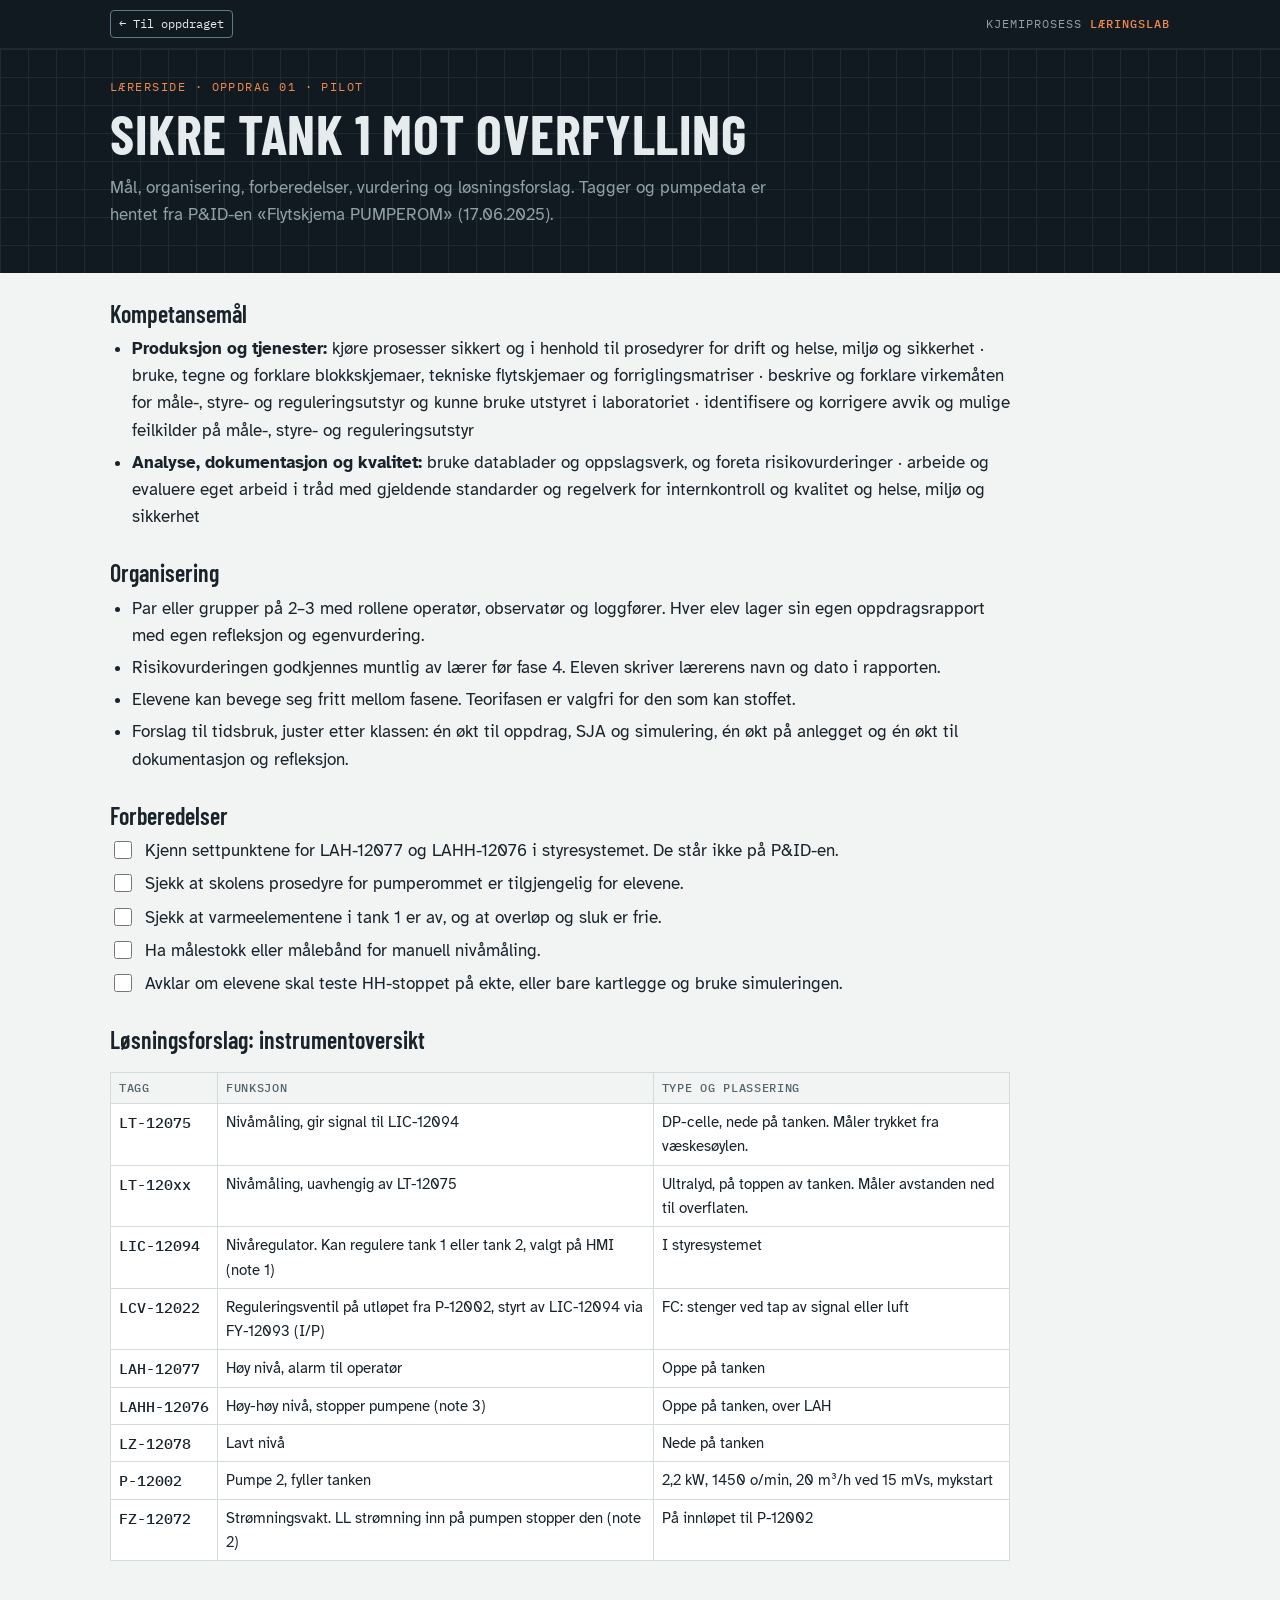
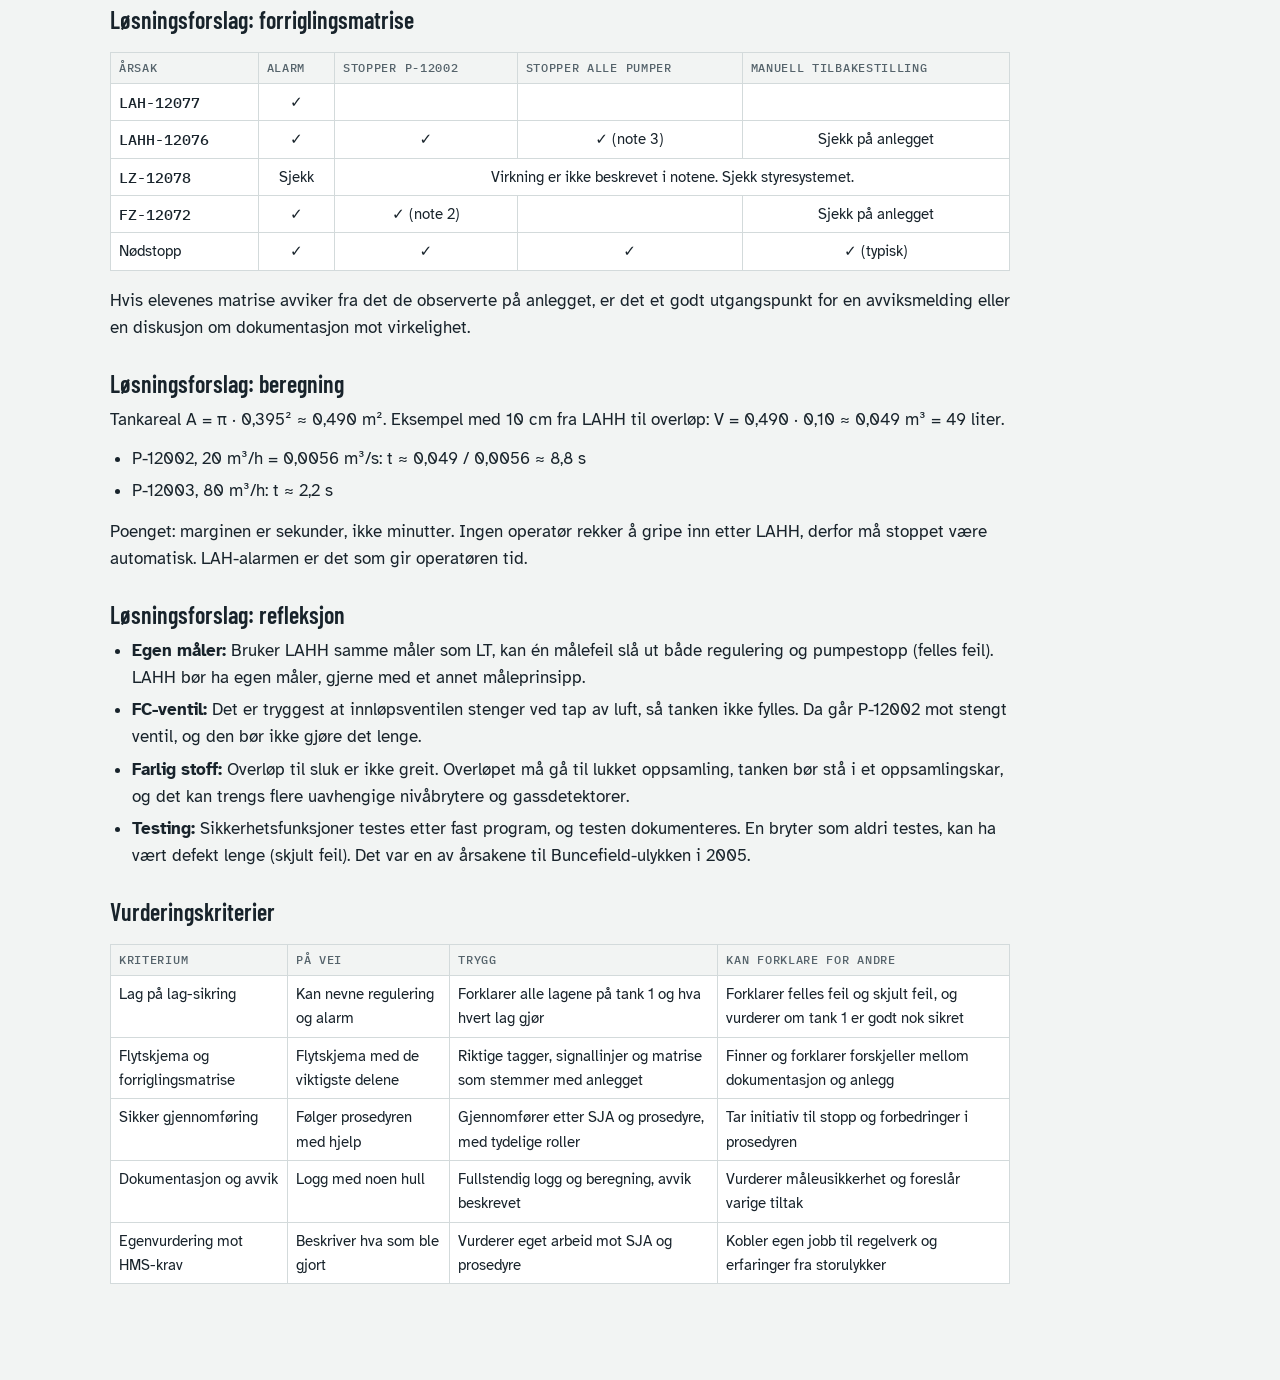
<file: oppdrag/tank1-overfylling/laerer.html>
<!DOCTYPE html>
<html lang="nb">
<head>
<meta charset="utf-8">
<meta name="viewport" content="width=device-width, initial-scale=1">
<title>Lærerside: Sikre tank 1 mot overfylling – Kjemiprosess læringslab</title>
<meta name="robots" content="noindex">
<link rel="preconnect" href="https://fonts.googleapis.com">
<link rel="stylesheet" href="https://fonts.googleapis.com/css2?family=Barlow+Condensed:wght@500;600;700&family=Atkinson+Hyperlegible:wght@400;700&family=IBM+Plex+Mono:wght@400;500&display=swap">
<link rel="stylesheet" href="../felles/oppdrag.css">
</head>
<body>
<div class="sitebar"><div class="wrap"><a href="./">← Til oppdraget</a><span>Kjemiprosess <b>læringslab</b></span></div></div>
<header class="ohead"><div class="wrap">
  <div class="otag">Lærerside · Oppdrag 01 · Pilot</div>
  <h1>Sikre tank 1 mot overfylling</h1>
  <p>Mål, organisering, forberedelser, vurdering og løsningsforslag. Tagger og pumpedata er hentet fra P&amp;ID-en «Flytskjema PUMPEROM» (17.06.2025).</p>
</div></header>

<main><div class="wrap"><section class="fase" style="max-width:900px">

<h3 style="margin-top:0">Kompetansemål</h3>
<ul class="b">
  <li><strong>Produksjon og tjenester:</strong> kjøre prosesser sikkert og i henhold til prosedyrer for drift og helse, miljø og sikkerhet · bruke, tegne og forklare blokkskjemaer, tekniske flytskjemaer og forriglingsmatriser · beskrive og forklare virkemåten for måle-, styre- og reguleringsutstyr og kunne bruke utstyret i laboratoriet · identifisere og korrigere avvik og mulige feilkilder på måle-, styre- og reguleringsutstyr</li>
  <li><strong>Analyse, dokumentasjon og kvalitet:</strong> bruke datablader og oppslagsverk, og foreta risikovurderinger · arbeide og evaluere eget arbeid i tråd med gjeldende standarder og regelverk for internkontroll og kvalitet og helse, miljø og sikkerhet</li>
</ul>

<h3>Organisering</h3>
<ul class="b">
  <li>Par eller grupper på 2–3 med rollene operatør, observatør og loggfører. Hver elev lager sin egen oppdragsrapport med egen refleksjon og egenvurdering.</li>
  <li>Risikovurderingen godkjennes muntlig av lærer før fase 4. Eleven skriver lærerens navn og dato i rapporten.</li>
  <li>Elevene kan bevege seg fritt mellom fasene. Teorifasen er valgfri for den som kan stoffet.</li>
  <li>Forslag til tidsbruk, juster etter klassen: én økt til oppdrag, SJA og simulering, én økt på anlegget og én økt til dokumentasjon og refleksjon.</li>
</ul>

<h3>Forberedelser</h3>
<div class="checks">
  <label><input type="checkbox"> Kjenn settpunktene for LAH-12077 og LAHH-12076 i styresystemet. De står ikke på P&amp;ID-en.</label>
  <label><input type="checkbox"> Sjekk at skolens prosedyre for pumperommet er tilgjengelig for elevene.</label>
  <label><input type="checkbox"> Sjekk at varmeelementene i tank 1 er av, og at overløp og sluk er frie.</label>
  <label><input type="checkbox"> Ha målestokk eller målebånd for manuell nivåmåling.</label>
  <label><input type="checkbox"> Avklar om elevene skal teste HH-stoppet på ekte, eller bare kartlegge og bruke simuleringen.</label>
</div>

<h3>Løsningsforslag: instrumentoversikt</h3>
<div class="tscroll"><table class="t">
  <thead><tr><th>Tagg</th><th>Funksjon</th><th>Type og plassering</th></tr></thead>
  <tbody>
    <tr><td class="tag">LT-12075</td><td>Nivåmåling, gir signal til LIC-12094</td><td>DP-celle, nede på tanken. Måler trykket fra væskesøylen.</td></tr>
    <tr><td class="tag">LT-120xx</td><td>Nivåmåling, uavhengig av LT-12075</td><td>Ultralyd, på toppen av tanken. Måler avstanden ned til overflaten.</td></tr>
    <tr><td class="tag">LIC-12094</td><td>Nivåregulator. Kan regulere tank 1 eller tank 2, valgt på HMI (note 1)</td><td>I styresystemet</td></tr>
    <tr><td class="tag">LCV-12022</td><td>Reguleringsventil på utløpet fra P-12002, styrt av LIC-12094 via FY-12093 (I/P)</td><td>FC: stenger ved tap av signal eller luft</td></tr>
    <tr><td class="tag">LAH-12077</td><td>Høy nivå, alarm til operatør</td><td>Oppe på tanken</td></tr>
    <tr><td class="tag">LAHH-12076</td><td>Høy-høy nivå, stopper pumpene (note 3)</td><td>Oppe på tanken, over LAH</td></tr>
    <tr><td class="tag">LZ-12078</td><td>Lavt nivå</td><td>Nede på tanken</td></tr>
    <tr><td class="tag">P-12002</td><td>Pumpe 2, fyller tanken</td><td>2,2 kW, 1450 o/min, 20 m³/h ved 15 mVs, mykstart</td></tr>
    <tr><td class="tag">FZ-12072</td><td>Strømningsvakt. LL strømning inn på pumpen stopper den (note 2)</td><td>På innløpet til P-12002</td></tr>
  </tbody>
</table></div>

<h3>Løsningsforslag: forriglingsmatrise</h3>
<div class="tscroll"><table class="t">
  <thead><tr><th>Årsak</th><th>Alarm</th><th>Stopper P-12002</th><th>Stopper alle pumper</th><th>Manuell tilbakestilling</th></tr></thead>
  <tbody>
    <tr><td class="tag">LAH-12077</td><td class="c">✓</td><td class="c"></td><td class="c"></td><td class="c"></td></tr>
    <tr><td class="tag">LAHH-12076</td><td class="c">✓</td><td class="c">✓</td><td class="c">✓ (note 3)</td><td class="c">Sjekk på anlegget</td></tr>
    <tr><td class="tag">LZ-12078</td><td class="c">Sjekk</td><td class="c" colspan="3">Virkning er ikke beskrevet i notene. Sjekk styresystemet.</td></tr>
    <tr><td class="tag">FZ-12072</td><td class="c">✓</td><td class="c">✓ (note 2)</td><td class="c"></td><td class="c">Sjekk på anlegget</td></tr>
    <tr><td>Nødstopp</td><td class="c">✓</td><td class="c">✓</td><td class="c">✓</td><td class="c">✓ (typisk)</td></tr>
  </tbody>
</table></div>
<p>Hvis elevenes matrise avviker fra det de observerte på anlegget, er det et godt utgangspunkt for en avviksmelding eller en diskusjon om dokumentasjon mot virkelighet.</p>

<h3>Løsningsforslag: beregning</h3>
<p>Tankareal A = π · 0,395² ≈ 0,490 m². Eksempel med 10 cm fra LAHH til overløp: V = 0,490 · 0,10 ≈ 0,049 m³ = 49 liter.</p>
<ul class="b">
  <li>P-12002, 20 m³/h = 0,0056 m³/s: t ≈ 0,049 / 0,0056 ≈ 8,8 s</li>
  <li>P-12003, 80 m³/h: t ≈ 2,2 s</li>
</ul>
<p>Poenget: marginen er sekunder, ikke minutter. Ingen operatør rekker å gripe inn etter LAHH, derfor må stoppet være automatisk. LAH-alarmen er det som gir operatøren tid.</p>

<h3>Løsningsforslag: refleksjon</h3>
<ul class="b">
  <li><strong>Egen måler:</strong> Bruker LAHH samme måler som LT, kan én målefeil slå ut både regulering og pumpestopp (felles feil). LAHH bør ha egen måler, gjerne med et annet måleprinsipp.</li>
  <li><strong>FC-ventil:</strong> Det er tryggest at innløpsventilen stenger ved tap av luft, så tanken ikke fylles. Da går P-12002 mot stengt ventil, og den bør ikke gjøre det lenge.</li>
  <li><strong>Farlig stoff:</strong> Overløp til sluk er ikke greit. Overløpet må gå til lukket oppsamling, tanken bør stå i et oppsamlingskar, og det kan trengs flere uavhengige nivåbrytere og gassdetektorer.</li>
  <li><strong>Testing:</strong> Sikkerhetsfunksjoner testes etter fast program, og testen dokumenteres. En bryter som aldri testes, kan ha vært defekt lenge (skjult feil). Det var en av årsakene til Buncefield-ulykken i 2005.</li>
</ul>

<h3>Vurderingskriterier</h3>
<div class="tscroll"><table class="t">
  <thead><tr><th>Kriterium</th><th>På vei</th><th>Trygg</th><th>Kan forklare for andre</th></tr></thead>
  <tbody>
    <tr><td>Lag på lag-sikring</td><td>Kan nevne regulering og alarm</td><td>Forklarer alle lagene på tank 1 og hva hvert lag gjør</td><td>Forklarer felles feil og skjult feil, og vurderer om tank 1 er godt nok sikret</td></tr>
    <tr><td>Flytskjema og forriglingsmatrise</td><td>Flytskjema med de viktigste delene</td><td>Riktige tagger, signallinjer og matrise som stemmer med anlegget</td><td>Finner og forklarer forskjeller mellom dokumentasjon og anlegg</td></tr>
    <tr><td>Sikker gjennomføring</td><td>Følger prosedyren med hjelp</td><td>Gjennomfører etter SJA og prosedyre, med tydelige roller</td><td>Tar initiativ til stopp og forbedringer i prosedyren</td></tr>
    <tr><td>Dokumentasjon og avvik</td><td>Logg med noen hull</td><td>Fullstendig logg og beregning, avvik beskrevet</td><td>Vurderer måleusikkerhet og foreslår varige tiltak</td></tr>
    <tr><td>Egenvurdering mot HMS-krav</td><td>Beskriver hva som ble gjort</td><td>Vurderer eget arbeid mot SJA og prosedyre</td><td>Kobler egen jobb til regelverk og erfaringer fra storulykker</td></tr>
  </tbody>
</table></div>

</section></div></main>
</body>
</html>
</file>
<file: vaeske/kurs.css>
/* Felles stil for kurset «Væske i prosessindustrien» */
html{-webkit-text-size-adjust:100%}
:root{padding-top:env(safe-area-inset-top,0px);padding-bottom:env(safe-area-inset-bottom,0px)}
body{margin:0}
img{max-width:100%}

/* Layout: én lang leksjonsside med klebrig emnenavigasjon; teori i lesebredde, simulering og labark i full bredde. Uttrykk hentet fra prosessanlegg: rørblå, signalgult, instrumentmerking. */
:root{
  --bg:#F1F4F5; --surface:#FFFFFF; --ink:#15212B; --muted:#56646F; --line:#D3DBE0; --grid:#E4E9EC;
  --pipe:#1C62A3; --pipe-soft:#DDE9F4; --signal:#B86E00; --signal-soft:#FBEBD0;
  --good:#2C7A4B; --good-soft:#DDF0E4; --bad:#B0352E; --bad-soft:#F8E0DE;
  --f-display:"Barlow Condensed","Arial Narrow",Arial,sans-serif;
  --f-body:"Atkinson Hyperlegible",system-ui,-apple-system,"Segoe UI",sans-serif;
  --f-mono:"JetBrains Mono",ui-monospace,Menlo,Consolas,monospace;
  --r:6px;
}
@media (prefers-color-scheme: dark){:root:not([data-theme="light"]){
  --bg:#10171D; --surface:#172129; --ink:#E3E9ED; --muted:#94A2AD; --line:#2B3944; --grid:#22303A;
  --pipe:#62A6E2; --pipe-soft:#1A3248; --signal:#E8A443; --signal-soft:#3A2A12;
  --good:#5FBE87; --good-soft:#163222; --bad:#E7766E; --bad-soft:#3A1A18; color-scheme:dark}}
:root[data-theme="dark"]{
  --bg:#10171D; --surface:#172129; --ink:#E3E9ED; --muted:#94A2AD; --line:#2B3944; --grid:#22303A;
  --pipe:#62A6E2; --pipe-soft:#1A3248; --signal:#E8A443; --signal-soft:#3A2A12;
  --good:#5FBE87; --good-soft:#163222; --bad:#E7766E; --bad-soft:#3A1A18; color-scheme:dark}

*{box-sizing:border-box}
[hidden]{display:none!important}
body{background:var(--bg);color:var(--ink);font-family:var(--f-body);font-size:17px;line-height:1.6}
.wrap{max-width:1080px;margin:0 auto;padding-left:max(16px,env(safe-area-inset-left,0px));padding-right:max(16px,env(safe-area-inset-right,0px))}
.prose{max-width:68ch}
h1,h2,h3{font-family:var(--f-display);line-height:1.1;text-wrap:balance;margin:0}
h1{font-size:clamp(2.3rem,6vw,3.6rem);font-weight:700;letter-spacing:.005em}
h2{font-size:2.1rem;font-weight:600}
h3{font-size:1.4rem;font-weight:600}
p{margin:0}
a{color:var(--pipe)}
:focus-visible{outline:3px solid var(--signal);outline-offset:2px}
.tag{font-family:var(--f-mono);font-size:.78rem;letter-spacing:.06em;text-transform:uppercase;color:var(--muted)}
.num{font-family:var(--f-mono);font-variant-numeric:tabular-nums}

/* Header */
header.top{background:var(--surface);border-bottom:1px solid var(--line)}
header.top .wrap{padding-block:36px 28px;display:grid;gap:22px;grid-template-columns:minmax(0,1.3fr) minmax(0,1fr);align-items:start}
.lede{font-size:1.15rem;color:var(--muted);max-width:52ch;margin-top:12px}
.goals{border:1px solid var(--line);border-radius:var(--r);padding:16px 18px;background:var(--bg)}
.goals ul{margin:8px 0 0;padding-left:20px;display:grid;gap:6px}
.meta{display:flex;flex-wrap:wrap;gap:8px 18px;margin-top:16px}
.meta span{font-family:var(--f-mono);font-size:.82rem;color:var(--muted)}
.meta b{color:var(--ink);font-weight:500}
.pipeband{grid-column:1/-1;height:34px}
.pipeband svg{width:100%;height:34px;display:block}

/* Nav */
nav.toc{position:sticky;top:env(safe-area-inset-top,0px);z-index:20;background:var(--bg);border-bottom:1px solid var(--line)}
body::before{content:"";position:fixed;inset:0 0 auto;height:env(safe-area-inset-top,0px);z-index:30;background:var(--bg)}
nav.toc .wrap{overflow-x:auto;scrollbar-width:none}
nav.toc ol{list-style:none;margin:0;padding:0;display:flex;gap:4px;white-space:nowrap}
nav.toc a{display:block;padding:11px 10px;font-family:var(--f-display);font-weight:600;font-size:1.05rem;color:var(--muted);text-decoration:none;border-bottom:3px solid transparent}
nav.toc a span{font-family:var(--f-mono);font-size:.72rem;margin-right:5px;color:var(--signal)}
nav.toc a.on,nav.toc a:hover{color:var(--ink);border-bottom-color:var(--pipe)}

main section{padding-block:56px 8px;scroll-margin-top:56px}
.sechead{display:flex;align-items:baseline;gap:14px;margin-bottom:20px}
.sechead .step{font-family:var(--f-mono);color:var(--signal);font-size:.95rem}
.stack{display:grid;gap:16px}
.two{display:grid;grid-template-columns:minmax(0,1fr) minmax(0,1fr);gap:28px;align-items:start}

/* Formula */
.formula{margin:6px 0;padding:16px 18px;background:var(--surface);border:1px solid var(--line);border-radius:var(--r);overflow-x:auto}
.eq{display:flex;align-items:center;gap:10px;flex-wrap:nowrap;font-size:1.2rem;white-space:nowrap}
.eq var{font-style:italic;font-family:"Times New Roman",Georgia,serif;font-size:1.3rem}
.frac{display:inline-flex;flex-direction:column;align-items:center;vertical-align:middle;line-height:1.2}
.frac>span:first-child{border-bottom:1.5px solid currentColor;padding:0 4px 2px}
.frac>span:last-child{padding:2px 4px 0}
.eq .lbl{font-size:.8rem;color:var(--muted);font-family:var(--f-body)}
.underbrace{display:inline-flex;flex-direction:column;align-items:center;gap:4px}
.underbrace small{font-size:.72rem;color:var(--muted);border-top:2px solid var(--pipe);padding-top:2px;font-family:var(--f-body);letter-spacing:.02em}
.formula .note{margin-top:10px;font-size:.92rem;color:var(--muted)}

.callout{border-left:4px solid var(--signal);background:var(--signal-soft);padding:14px 16px;border-radius:0 var(--r) var(--r) 0}
.callout b{font-family:var(--f-display);font-size:1.15rem;font-weight:600;display:block;margin-bottom:2px}

table{border-collapse:collapse;width:100%;font-size:.95rem}
th,td{text-align:left;padding:8px 10px;border-bottom:1px solid var(--line)}
th{font-family:var(--f-mono);font-size:.74rem;letter-spacing:.06em;text-transform:uppercase;color:var(--muted);font-weight:500}
td.r,th.r{text-align:right}
td.r{white-space:nowrap}
.tablebox{overflow-x:auto;background:var(--surface);border:1px solid var(--line);border-radius:var(--r)}

/* Panels */
.panel{background:var(--surface);border:1px solid var(--line);border-radius:var(--r);padding:20px}
.panel h3{margin-bottom:8px}
.ctrl{display:grid;gap:4px}
.ctrl label{display:flex;justify-content:space-between;gap:8px;font-weight:700;font-size:.95rem}
.ctrl label output{font-family:var(--f-mono);font-weight:500;color:var(--pipe)}
input[type=range]{width:100%;accent-color:var(--pipe)}
select,input[type=number],input[type=text],textarea{font:inherit;font-size:.95rem;color:var(--ink);background:var(--bg);border:1px solid var(--line);border-radius:4px;padding:7px 9px;width:100%}
textarea{min-height:84px;resize:vertical}
button{font:inherit;font-weight:700;font-size:.95rem;cursor:pointer;border-radius:4px;padding:8px 14px;border:1px solid var(--pipe);background:var(--pipe);color:var(--surface)}
button.ghost{background:transparent;color:var(--pipe)}
button.small{padding:4px 9px;font-size:.85rem}
.btnrow{display:flex;flex-wrap:wrap;gap:10px;align-items:center}

/* Venturi */
.venturi{display:grid;grid-template-columns:minmax(0,1fr) 280px;gap:0;background:var(--surface);border:1px solid var(--line);border-radius:var(--r);overflow:hidden}
.venturi canvas{width:100%;height:320px;display:block;background:var(--surface)}
.venturi aside{border-left:1px solid var(--line);padding:18px;display:grid;gap:16px;align-content:start}
.readout{display:grid;grid-template-columns:auto 1fr 1fr;gap:4px 12px;font-size:.88rem}
.readout .h{font-family:var(--f-mono);font-size:.7rem;text-transform:uppercase;letter-spacing:.06em;color:var(--muted)}
.readout .v{font-family:var(--f-mono);text-align:right}
.warn{font-size:.88rem;padding:8px 10px;border-radius:4px;background:var(--bad-soft);color:var(--bad);font-weight:700}

/* Simulation */
.sim{display:grid;grid-template-columns:300px minmax(0,1fr);gap:20px;align-items:start}
.sim .controls{display:grid;gap:16px}
.gauges{display:grid;grid-template-columns:repeat(4,minmax(0,1fr));gap:1px;background:var(--line);border:1px solid var(--line);border-radius:var(--r);overflow:hidden}
.gauge{background:var(--surface);padding:12px 14px;min-width:0}
.gauge .k{font-family:var(--f-mono);font-size:.7rem;letter-spacing:.06em;text-transform:uppercase;color:var(--muted)}
.gauge .val{font-family:var(--f-display);font-size:1.9rem;font-weight:600;line-height:1.1;font-variant-numeric:tabular-nums}
.gauge .sub{font-size:.8rem;color:var(--muted);font-family:var(--f-mono)}
.gauge.total{background:var(--pipe-soft)}
.pill{display:inline-block;padding:1px 8px;border-radius:99px;font-size:.78rem;font-weight:700;font-family:var(--f-body)}
.pill.lam{background:var(--good-soft);color:var(--good)}
.pill.ovg{background:var(--signal-soft);color:var(--signal)}
.pill.tur{background:var(--pipe-soft);color:var(--pipe)}
.schem{background:var(--surface);border:1px solid var(--line);border-radius:var(--r);padding:8px;overflow-x:auto}
.schem svg{display:block;width:100%;min-width:520px;height:auto}
.charts{display:grid;grid-template-columns:minmax(0,1fr) minmax(0,1fr);gap:16px}
.chart{background:var(--surface);border:1px solid var(--line);border-radius:var(--r);padding:12px 12px 6px;min-width:0}
.chart h4{margin:0 0 4px;font-family:var(--f-display);font-size:1.1rem;font-weight:600}
.chart svg{display:block;width:100%;height:auto}
.chart .cap{font-size:.82rem;color:var(--muted);padding:2px 2px 6px}
svg text{fill:var(--muted);font-family:var(--f-mono);font-size:11px}
.breakdown{display:grid;gap:6px;font-size:.9rem}
.bar{display:grid;grid-template-columns:120px minmax(0,1fr) 84px;gap:10px;align-items:center}
.bar .track{height:12px;background:var(--grid);border-radius:2px;overflow:hidden}
.bar .fill{height:100%}
.energy{display:grid;grid-template-columns:repeat(3,minmax(0,1fr));gap:12px}
.energy div{border-top:3px solid var(--signal);padding-top:6px}
.energy .val{font-family:var(--f-display);font-size:1.5rem;font-weight:600;font-variant-numeric:tabular-nums}
.energy .k{font-size:.82rem;color:var(--muted)}

/* Explore */
.explore{display:grid;grid-template-columns:repeat(auto-fit,minmax(260px,1fr));gap:12px;counter-reset:ex}
.task{background:var(--surface);border:1px solid var(--line);border-radius:var(--r);padding:14px 16px;display:grid;gap:8px;align-content:start}
.task p{font-size:.95rem}
details summary{cursor:pointer;font-weight:700;color:var(--pipe);font-size:.92rem}
details[open] summary{margin-bottom:6px}
details .ans{font-size:.93rem;border-left:3px solid var(--pipe);padding-left:10px}

/* Lab */
.labgrid{display:grid;grid-template-columns:repeat(auto-fit,minmax(150px,1fr));gap:12px}
.lab td input{min-width:70px;padding:5px 7px}
.lab td{vertical-align:middle}
.dev-ok{color:var(--good);font-weight:700}
.dev-mid{color:var(--signal);font-weight:700}
.dev-hi{color:var(--bad);font-weight:700}
.example{display:inline-flex;gap:8px;align-items:center;background:var(--signal-soft);color:var(--signal);font-weight:700;font-size:.85rem;padding:4px 10px;border-radius:4px}
.status{font-size:.88rem;color:var(--muted)}

/* Quiz */
.q{background:var(--surface);border:1px solid var(--line);border-radius:var(--r);padding:16px 18px;display:grid;gap:10px}
.q .opts{display:grid;gap:6px}
.q label{display:flex;gap:10px;align-items:flex-start;padding:7px 10px;border:1px solid var(--line);border-radius:4px;cursor:pointer;font-size:.97rem}
.q label:hover{border-color:var(--pipe)}
.q input[type=radio]{margin-top:5px;accent-color:var(--pipe)}
.q label.right{border-color:var(--good);background:var(--good-soft)}
.q label.wrong{border-color:var(--bad);background:var(--bad-soft)}
.fb{font-size:.93rem;padding:8px 12px;border-radius:4px}
.fb.ok{background:var(--good-soft);color:var(--ink);border-left:3px solid var(--good)}
.fb.no{background:var(--bad-soft);color:var(--ink);border-left:3px solid var(--bad)}
.score{font-family:var(--f-display);font-size:1.4rem;font-weight:600}
.calc{display:grid;gap:10px}
.calc .row{display:flex;flex-wrap:wrap;gap:10px;align-items:center}
.calc .row input{max-width:160px}
.calc .unit{font-family:var(--f-mono);color:var(--muted)}

/* Medelevvurdering */
.roles{display:grid;grid-template-columns:repeat(3,minmax(0,1fr));gap:12px}
.role{background:var(--surface);border:1px solid var(--line);border-radius:var(--r);padding:14px 16px;display:grid;gap:4px;align-content:start}
.role b{font-family:var(--f-display);font-size:1.2rem;font-weight:600}
.role p{font-size:.93rem;color:var(--muted)}
.pcards{display:grid;gap:14px}
.pc{background:var(--surface);border:1px solid var(--line);border-radius:var(--r);padding:18px;display:grid;gap:12px}
.pc-head{display:flex;flex-wrap:wrap;gap:8px 12px;align-items:baseline}
.pc-head .n{font-family:var(--f-mono);color:var(--signal)}
.pc-head h3{font-size:1.35rem;flex:1 1 220px}
.who{font-size:.8rem;font-weight:700;padding:2px 10px;border-radius:99px;background:var(--pipe-soft);color:var(--pipe);white-space:nowrap}
.who.b{background:var(--signal-soft);color:var(--signal)}
.pc .prompt{font-size:1.08rem;max-width:68ch}
.pc .hint{font-size:.88rem;color:var(--muted)}
.checklist{display:grid;gap:6px;border-left:3px solid var(--pipe);padding-left:12px}
.checklist label{display:flex;gap:10px;align-items:flex-start;font-size:.95rem;cursor:pointer}
.checklist input{margin-top:5px;accent-color:var(--pipe);flex:none}
.levels{display:flex;flex-wrap:wrap;gap:0;border:1px solid var(--line);border-radius:4px;overflow:hidden;width:fit-content;max-width:100%}
.levels label{padding:7px 14px;font-size:.92rem;font-weight:700;cursor:pointer;border-right:1px solid var(--line);color:var(--muted);background:var(--bg)}
.levels label:last-child{border-right:0}
.levels input{position:absolute;opacity:0;pointer-events:none}
.levels input:focus-visible+span{outline:3px solid var(--signal);outline-offset:3px}
.levels label:has(input:checked){color:var(--ink)}
.levels label.l3:has(input:checked){background:var(--good-soft);color:var(--good)}
.levels label.l2:has(input:checked){background:var(--signal-soft);color:var(--signal)}
.levels label.l1:has(input:checked){background:var(--bad-soft);color:var(--bad)}
.pc-foot{display:grid;grid-template-columns:minmax(0,1fr) minmax(0,1fr);gap:12px}
.pc-foot input{width:100%}
.suggest{font-size:.85rem;color:var(--muted)}
.result{display:grid;grid-template-columns:repeat(2,minmax(0,1fr));gap:16px}
.result .col{background:var(--surface);border:1px solid var(--line);border-radius:var(--r);padding:16px;display:grid;gap:8px;align-content:start}
.result .row{display:flex;justify-content:space-between;gap:10px;font-size:.93rem;border-bottom:1px solid var(--grid);padding-bottom:6px}
.chip{font-size:.78rem;font-weight:700;padding:1px 9px;border-radius:99px;white-space:nowrap;background:var(--grid);color:var(--muted)}
.chip.l3{background:var(--good-soft);color:var(--good)}
.chip.l2{background:var(--signal-soft);color:var(--signal)}
.chip.l1{background:var(--bad-soft);color:var(--bad)}
.repeat{font-size:.93rem}
.repeat ul{margin:4px 0 0;padding-left:18px;display:grid;gap:3px}
@media (max-width:860px){.roles,.result,.pc-foot{grid-template-columns:1fr}}
.summary ul{padding-left:20px;display:grid;gap:8px;margin:0}
.teacher{border:1px dashed var(--line);border-radius:var(--r);padding:20px;background:var(--surface)}
footer{padding-block:40px 60px;color:var(--muted);font-size:.85rem}

@media (max-width:860px){
  header.top .wrap{grid-template-columns:1fr}
  .two,.charts{grid-template-columns:1fr}
  .venturi{grid-template-columns:1fr}
  .venturi aside{border-left:0;border-top:1px solid var(--line)}
  .sim{grid-template-columns:1fr}
  .gauges{grid-template-columns:repeat(2,minmax(0,1fr))}
  .energy{grid-template-columns:1fr}
}
@media (prefers-reduced-motion: reduce){ .flow{animation:none!important} html{scroll-behavior:auto} }
html{scroll-behavior:smooth}
@keyframes dash{to{stroke-dashoffset:-40}}
.flow{animation:dash linear infinite}

/* Kursnavigasjon */
.coursebar{background:var(--ink);color:var(--bg)}
.coursebar .wrap{display:flex;flex-wrap:wrap;align-items:center;gap:6px 16px;padding-block:8px}
.coursebar a{color:var(--bg);text-decoration:none;font-family:var(--f-display);font-weight:600;font-size:1rem;opacity:.75}
.coursebar a:hover,.coursebar a[aria-current]{opacity:1}
.coursebar .weeks{display:flex;gap:4px;margin-left:auto}
.coursebar .weeks a{display:inline-grid;place-items:center;min-width:30px;height:28px;border-radius:4px;font-family:var(--f-mono);font-size:.85rem}
.coursebar .weeks a[aria-current]{background:var(--bg);color:var(--ink)}
.weeknav{display:flex;justify-content:space-between;gap:12px;flex-wrap:wrap;padding-block:24px 0}
.weeknav a{display:grid;gap:2px;text-decoration:none;padding:12px 16px;border:1px solid var(--line);border-radius:var(--r);background:var(--surface);min-width:0}
.weeknav a span{font-family:var(--f-mono);font-size:.75rem;color:var(--muted);text-transform:uppercase;letter-spacing:.06em}
.weeknav a b{font-family:var(--f-display);font-size:1.2rem;color:var(--ink)}
.weeknav a.next{text-align:right;margin-left:auto}
canvas.anim{width:100%;display:block;background:var(--surface)}
.animbox{display:grid;grid-template-columns:minmax(0,1fr) 280px;background:var(--surface);border:1px solid var(--line);border-radius:var(--r);overflow:hidden}
.animbox aside{border-left:1px solid var(--line);padding:18px;display:grid;gap:16px;align-content:start}
@media (max-width:860px){.animbox{grid-template-columns:1fr}.animbox aside{border-left:0;border-top:1px solid var(--line)}.coursebar .weeks{margin-left:0}}
.okbox{font-size:.88rem;padding:8px 10px;border-radius:4px;background:var(--good-soft);color:var(--good);font-weight:700}
.kv{display:grid;grid-template-columns:auto 1fr;gap:4px 14px;font-size:.92rem}
.kv span:nth-child(even){font-family:var(--f-mono);text-align:right}
h1,h2,h3{overflow-wrap:break-word;hyphens:auto}
.eq>sub{margin-left:-9px}
.callout strong{font-weight:700}

/* Lenke tilbake til Kjemiprosess læringslab */
.sitebar{background:#111A20;color:#E6ECEE;font-family:"IBM Plex Mono","JetBrains Mono",ui-monospace,monospace;font-size:.78rem}
.sitebar .wrap{display:flex;justify-content:space-between;align-items:center;gap:12px;padding-block:9px}
.sitebar a{color:#E6ECEE;text-decoration:none;border:1px solid #5D7B8A;border-radius:4px;padding:3px 8px}
.sitebar a:hover{border-color:#E6ECEE}
.sitebar span{color:#8FA0A8;text-transform:uppercase;letter-spacing:.08em}
.sitebar b{color:#F08A4B;font-weight:500}
</file>
<file: oppdrag/felles/oppdrag.css>
/* Felles stil for oppdragssider – Kjemiprosess læringslab */
:root{
  --bg:#F2F4F3; --panel:#FFFFFF; --ink:#18232B; --muted:#55636B; --line:#D3DADB;
  --accent:#C2410C; --accent-soft:#FBE7DC; --steel:#2F5D73; --steel-soft:#E1ECF0;
  --ok:#2E7D4F; --ok-soft:#DFF1E6; --warn:#A16207; --warn-soft:#FBF0D9; --bad:#B42318; --bad-soft:#FBE3E1;
  --cr-bg:#111A20; --cr-grid:#1E2A32; --cr-ink:#E6ECEE; --cr-muted:#8FA0A8; --cr-pipe:#5D7B8A; --cr-flow:#F08A4B;
  --f-display:"Barlow Condensed","Arial Narrow",Arial,sans-serif;
  --f-body:"Atkinson Hyperlegible",system-ui,-apple-system,"Segoe UI",sans-serif;
  --f-mono:"IBM Plex Mono",ui-monospace,Menlo,Consolas,monospace;
}
@media (prefers-color-scheme: dark){:root{
  --bg:#12181C; --panel:#1A2228; --ink:#E6ECEE; --muted:#9AA8AF; --line:#2C3840;
  --accent:#F08A4B; --accent-soft:#3A2418; --steel:#7FB3CB; --steel-soft:#1C2F38;
  --ok:#6CCB93; --ok-soft:#173326; --warn:#E8B860; --warn-soft:#3A2E15; --bad:#F2857B; --bad-soft:#3D1E1B;
  --cr-bg:#0B1115; --cr-grid:#18232A; color-scheme:dark}}
*{box-sizing:border-box}
body{margin:0;background:var(--bg);color:var(--ink);font-family:var(--f-body);font-size:17px;line-height:1.6}
a{color:var(--steel)}
:focus-visible{outline:3px solid var(--accent);outline-offset:2px}
h1,h2,h3,h4{font-family:var(--f-display);line-height:1.1;margin:0;text-wrap:balance}
.wrap{max-width:1100px;margin:0 auto;padding:0 20px}
[hidden]{display:none!important}

/* Toppstripe */
.sitebar{background:var(--cr-bg);color:var(--cr-ink);font-family:var(--f-mono);font-size:.78rem}
.sitebar .wrap{display:flex;justify-content:space-between;align-items:center;gap:12px;padding-top:10px;padding-bottom:10px}
.sitebar a{color:var(--cr-ink);text-decoration:none;border:1px solid var(--cr-pipe);border-radius:4px;padding:3px 8px}
.sitebar a:hover{border-color:var(--cr-ink)}
.sitebar span{color:var(--cr-muted);text-transform:uppercase;letter-spacing:.08em}
.sitebar b{color:var(--cr-flow);font-weight:500}

/* Oppdragshode */
.ohead{background:var(--cr-bg);color:var(--cr-ink);border-top:1px solid var(--cr-grid);
  background-image:linear-gradient(var(--cr-grid) 1px,transparent 1px),linear-gradient(90deg,var(--cr-grid) 1px,transparent 1px);background-size:28px 28px}
.ohead .wrap{padding-top:28px;padding-bottom:30px}
.otag{font-family:var(--f-mono);font-size:.76rem;letter-spacing:.12em;text-transform:uppercase;color:var(--cr-flow)}
.ohead h1{font-size:clamp(2.2rem,5vw,3.4rem);text-transform:uppercase;margin:8px 0 10px;letter-spacing:.01em}
.ohead p{color:var(--cr-muted);max-width:62ch;margin:0 0 14px}
.ometa{display:flex;flex-wrap:wrap;gap:8px}
.ometa span{font-family:var(--f-mono);font-size:.74rem;border:1px solid var(--cr-pipe);border-radius:4px;padding:2px 8px;color:var(--cr-ink)}

/* Fasenavigasjon */
.fnav{position:sticky;top:0;z-index:20;background:color-mix(in srgb,var(--bg) 94%,transparent);backdrop-filter:blur(8px);border-bottom:1px solid var(--line)}
.fnav ol{list-style:none;margin:0 auto;padding:10px 20px;max-width:1100px;display:grid;grid-template-columns:repeat(7,minmax(0,1fr));gap:6px}
.fnav button{width:100%;font:inherit;text-align:left;cursor:pointer;background:var(--panel);border:1px solid var(--line);border-radius:8px;padding:6px 9px;color:var(--ink);
  display:grid;grid-template-columns:auto 1fr;gap:0 8px;align-items:center;min-height:52px}
.fnav .n{grid-row:span 2;width:26px;height:26px;border-radius:50%;display:grid;place-items:center;font-family:var(--f-mono);font-size:.8rem;border:1.5px solid var(--line);color:var(--muted)}
.fnav .t{font-family:var(--f-display);font-weight:600;font-size:.98rem;line-height:1.05;hyphens:auto;-webkit-hyphens:auto;overflow-wrap:anywhere;min-width:0}
.fnav .s{font-family:var(--f-mono);font-size:.64rem;color:var(--muted);line-height:1.25;min-width:0}
@media (max-width:1180px){.fnav .s{display:none}}
.fnav button[aria-current="step"]{border-color:var(--ink);box-shadow:0 0 0 1px var(--ink)}
.fnav button[aria-current="step"] .n{background:var(--ink);color:var(--bg);border-color:var(--ink)}
.fnav button.done .n{background:var(--ok);border-color:var(--ok);color:#fff}
.fnav button.done .n::after{content:"✓"}
.fnav button.done .n span{display:none}
.fnav button.risk .n{border-color:var(--accent)}
@media (max-width:860px){.fnav ol{grid-template-columns:repeat(7,auto);overflow-x:auto}.fnav .t{font-size:.92rem;white-space:nowrap}.fnav .s{display:none}.fnav button{min-height:42px}}

/* Faseinnhold */
main{padding:28px 0 80px}
section.fase{max-width:860px}
.feyebrow{font-family:var(--f-mono);font-size:.78rem;letter-spacing:.1em;text-transform:uppercase;color:var(--accent)}
section.fase>h2{font-size:2.3rem;font-weight:700;text-transform:uppercase;margin:6px 0 10px}
.lead{font-size:1.1rem;color:var(--muted);margin:0 0 20px}
h3{font-size:1.5rem;font-weight:600;margin:30px 0 8px}
h4{font-size:1.15rem;font-weight:600;margin:18px 0 6px}
p{margin:0 0 12px}
ul.b,ol.b{padding-left:22px;margin:0 0 14px}
ul.b li,ol.b li{margin-bottom:5px}

.card{background:var(--panel);border:1px solid var(--line);border-radius:12px;padding:18px 20px;margin:16px 0}
.callout{border-radius:10px;padding:12px 16px;margin:14px 0;border-left:4px solid var(--steel);background:var(--steel-soft)}
.callout.warn{border-color:var(--accent);background:var(--accent-soft)}
.callout.ok{border-color:var(--ok);background:var(--ok-soft)}
.callout p:last-child{margin:0}

/* Arbeidsordre */
.ao{background:var(--panel);border:1.5px solid var(--ink);border-radius:6px;overflow:hidden;margin:16px 0}
.ao-h{background:var(--ink);color:var(--bg);display:flex;justify-content:space-between;align-items:center;padding:8px 16px;font-family:var(--f-mono);font-size:.8rem;letter-spacing:.08em;text-transform:uppercase}
.ao-grid{display:grid;grid-template-columns:repeat(4,1fr);border-bottom:1px solid var(--line)}
.ao-grid div{padding:8px 16px;border-right:1px solid var(--line)}
.ao-grid div:last-child{border-right:none}
.ao-grid small{display:block;font-family:var(--f-mono);font-size:.66rem;text-transform:uppercase;letter-spacing:.08em;color:var(--muted)}
.ao-body{padding:14px 16px}
@media (max-width:700px){.ao-grid{grid-template-columns:1fr 1fr}}

/* Skjema */
label.f{display:block;font-weight:700;margin:14px 0 4px}
label.f small{font-weight:400;color:var(--muted)}
input[type=text],input[type=number],input[type=date],textarea,select{font:inherit;font-size:1rem;width:100%;padding:8px 10px;border:1px solid var(--line);border-radius:6px;background:var(--bg);color:var(--ink)}
textarea{min-height:84px;resize:vertical}
input:focus,textarea:focus,select:focus{outline:2px solid var(--steel);outline-offset:0;border-color:var(--steel)}
.row2{display:grid;grid-template-columns:1fr 1fr;gap:12px}
@media (max-width:640px){.row2{grid-template-columns:1fr}}
.checks{display:grid;gap:6px;margin:8px 0}
.checks label{display:flex;gap:10px;align-items:flex-start;cursor:pointer}
.checks input{width:18px;height:18px;margin-top:4px;flex:none;accent-color:var(--ok)}

table.t{width:100%;border-collapse:collapse;margin:10px 0 16px;font-size:.95rem;background:var(--panel)}
table.t th,table.t td{border:1px solid var(--line);padding:6px 8px;text-align:left;vertical-align:top}
table.t th{font-family:var(--f-mono);font-size:.72rem;letter-spacing:.06em;text-transform:uppercase;color:var(--muted);background:var(--bg);font-weight:500}
table.t td input,table.t td textarea,table.t td select{border:none;background:transparent;padding:4px;min-height:0}
table.t td textarea{min-height:56px}
table.t td.tag{font-family:var(--f-mono);font-weight:500;white-space:nowrap}
table.t td.c{text-align:center}
table.t td.c input{width:18px;height:18px;accent-color:var(--ok)}
.tscroll{overflow-x:auto}

/* Knapper */
.btn{font-family:var(--f-display);font-weight:600;font-size:1.1rem;letter-spacing:.04em;text-transform:uppercase;cursor:pointer;
  border:1.5px solid var(--ink);background:var(--panel);color:var(--ink);border-radius:6px;padding:8px 16px;text-decoration:none;display:inline-flex;gap:8px;align-items:center}
.btn.pri{background:var(--ink);color:var(--bg)}
.btn.acc{background:var(--accent);border-color:var(--accent);color:#fff}
.btn.ghost{border-color:var(--line);color:var(--muted)}
.btn:hover{filter:brightness(1.08)}
.btns{display:flex;gap:10px;flex-wrap:wrap;margin:16px 0}
.fase-foot{display:flex;justify-content:space-between;align-items:center;gap:12px;flex-wrap:wrap;margin-top:36px;padding-top:18px;border-top:1px solid var(--line)}
.done-btn[aria-pressed="true"]{background:var(--ok);border-color:var(--ok);color:#fff}

/* Teori-lenker */
.need{display:grid;gap:10px;margin:12px 0}
.need a{display:grid;grid-template-columns:auto 1fr auto;gap:12px;align-items:center;background:var(--panel);border:1px solid var(--line);border-radius:10px;padding:10px 14px;text-decoration:none;color:var(--ink)}
.need a:hover{border-color:var(--steel)}
.need .k{font-family:var(--f-mono);font-size:.68rem;letter-spacing:.06em;text-transform:uppercase;border-radius:3px;padding:2px 6px;background:var(--steel-soft);color:var(--steel);white-space:nowrap}
.need .k.sim{background:var(--accent-soft);color:var(--accent)}
.need b{font-weight:700}
.need small{display:block;color:var(--muted);font-size:.88rem}
.need .go{color:var(--muted)}

/* Quiz */
.quiz .q{background:var(--panel);border:1px solid var(--line);border-radius:10px;padding:14px 16px;margin:10px 0}
.quiz .q p{font-weight:700;margin-bottom:8px}
.quiz .opts{display:grid;gap:6px}
.quiz .opts button{font:inherit;text-align:left;cursor:pointer;border:1px solid var(--line);background:var(--bg);color:var(--ink);border-radius:6px;padding:7px 10px}
.quiz .opts button.right{background:var(--ok-soft);border-color:var(--ok)}
.quiz .opts button.wrong{background:var(--bad-soft);border-color:var(--bad)}
.quiz .fb{font-size:.92rem;margin-top:8px;color:var(--muted)}

/* Beregning */
.calc{display:grid;grid-template-columns:repeat(auto-fit,minmax(180px,1fr));gap:12px;align-items:end}
.result{font-family:var(--f-mono);font-size:1.1rem;background:var(--ink);color:var(--bg);border-radius:8px;padding:12px 16px;margin:12px 0}
.result b{color:var(--cr-flow)}

/* Bilde */
.imgprev img{max-width:100%;border:1px solid var(--line);border-radius:8px;margin-top:10px}

/* Rapport */
#rapport{display:none}
body.show-report > *:not(#rapport){display:none!important}
body.show-report #rapport{display:block}
#rapport .wrap{max-width:820px;padding-top:28px;padding-bottom:60px}
.rbar{display:flex;gap:10px;flex-wrap:wrap;margin-bottom:24px}
.rhead{border-bottom:3px solid var(--ink);padding-bottom:12px;margin-bottom:18px}
.rhead h1{font-size:2.2rem;text-transform:uppercase}
.rhead .rmeta{display:grid;grid-template-columns:repeat(3,1fr);gap:4px 16px;font-size:.92rem;margin-top:8px}
.rhead .rmeta small{display:block;font-family:var(--f-mono);font-size:.66rem;text-transform:uppercase;color:var(--muted)}
.rsec{margin:0 0 22px;break-inside:avoid-page}
.rsec>h2{font-size:1.45rem;border-bottom:1px solid var(--line);padding-bottom:4px;margin:0 0 10px;text-transform:uppercase}
.rval{white-space:pre-wrap;border-left:3px solid var(--line);padding:2px 0 2px 10px;margin:2px 0 10px;min-height:1.4em}
.rempty{color:var(--muted);font-style:italic}
#rapport table.t{font-size:.85rem}
#rapport .no-rep{display:none!important}

@media print{
  body{background:#fff;color:#000;font-size:11pt}
  .rbar,.sitebar{display:none!important}
  #rapport .wrap{padding:0;max-width:none}
  a{color:#000}
  table.t th{background:#eee}
}
@media (prefers-reduced-motion: reduce){*{transition:none!important;animation:none!important}}
</file>
